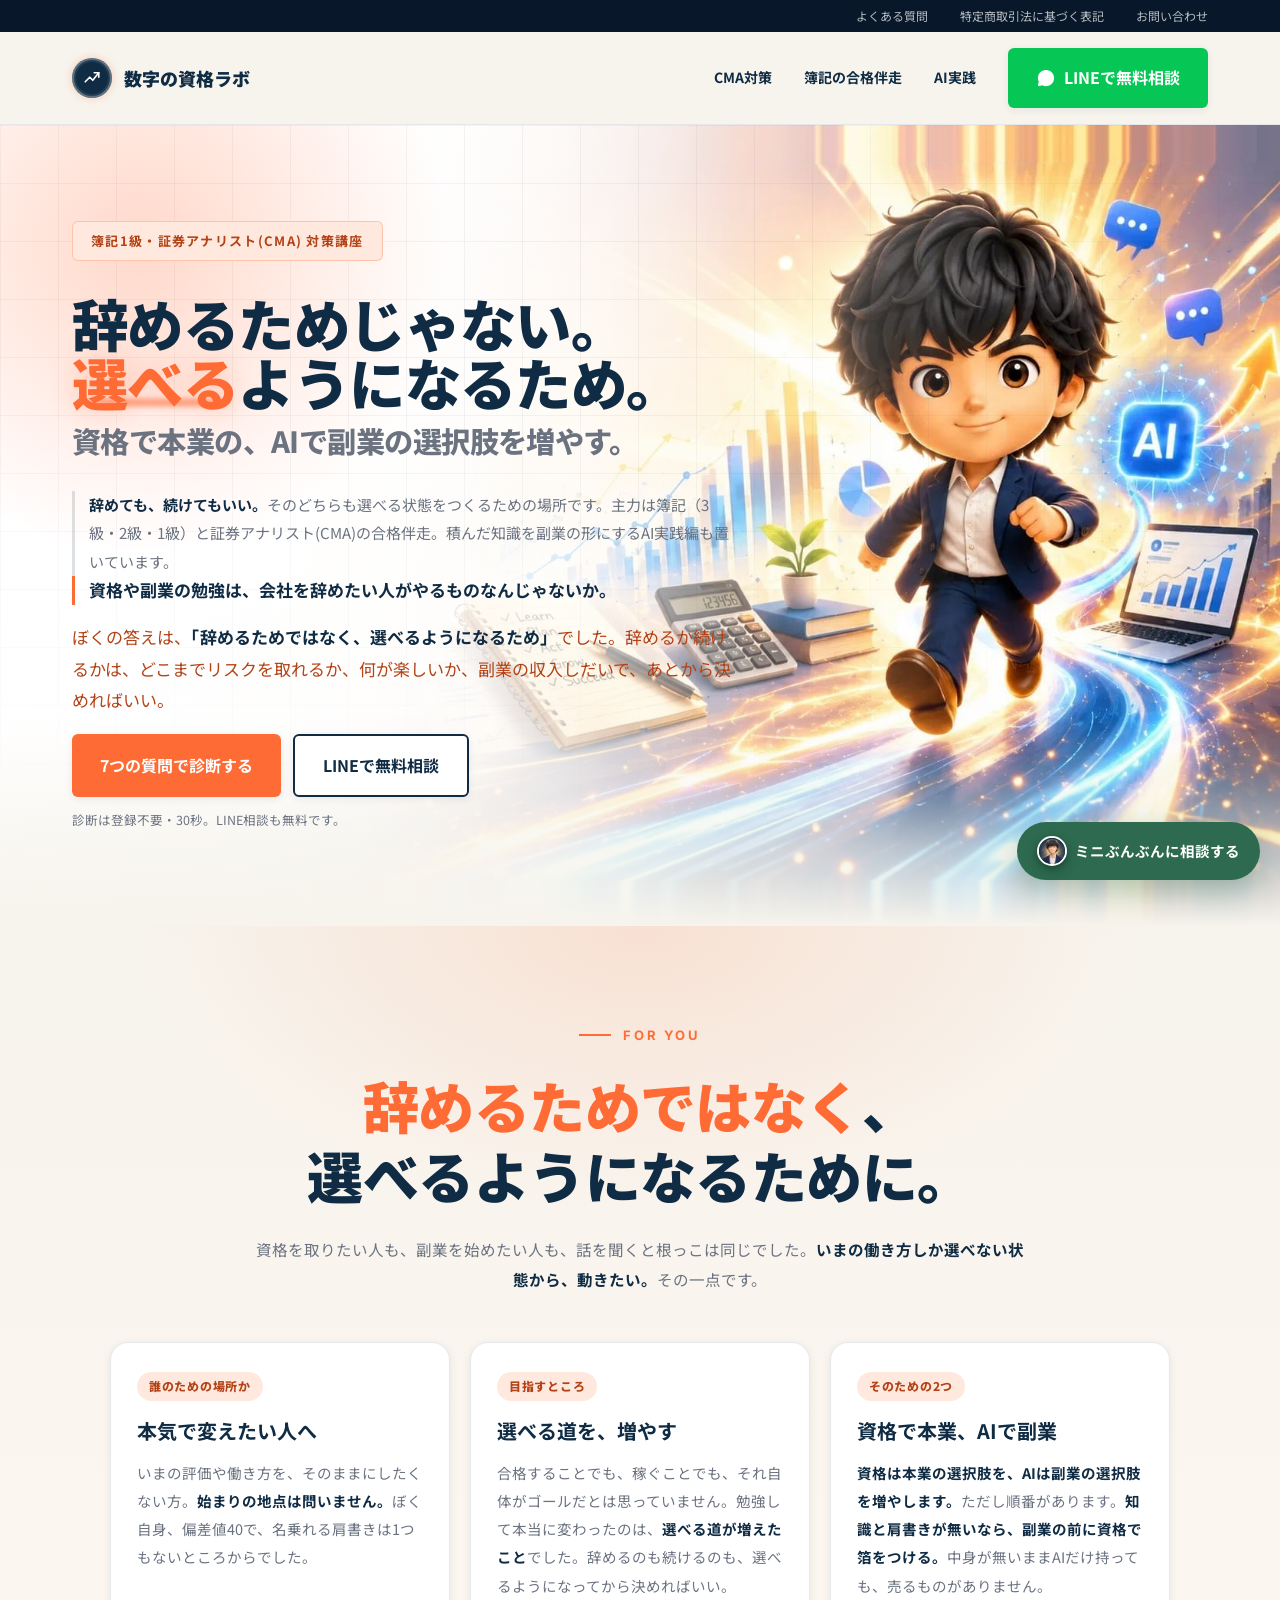
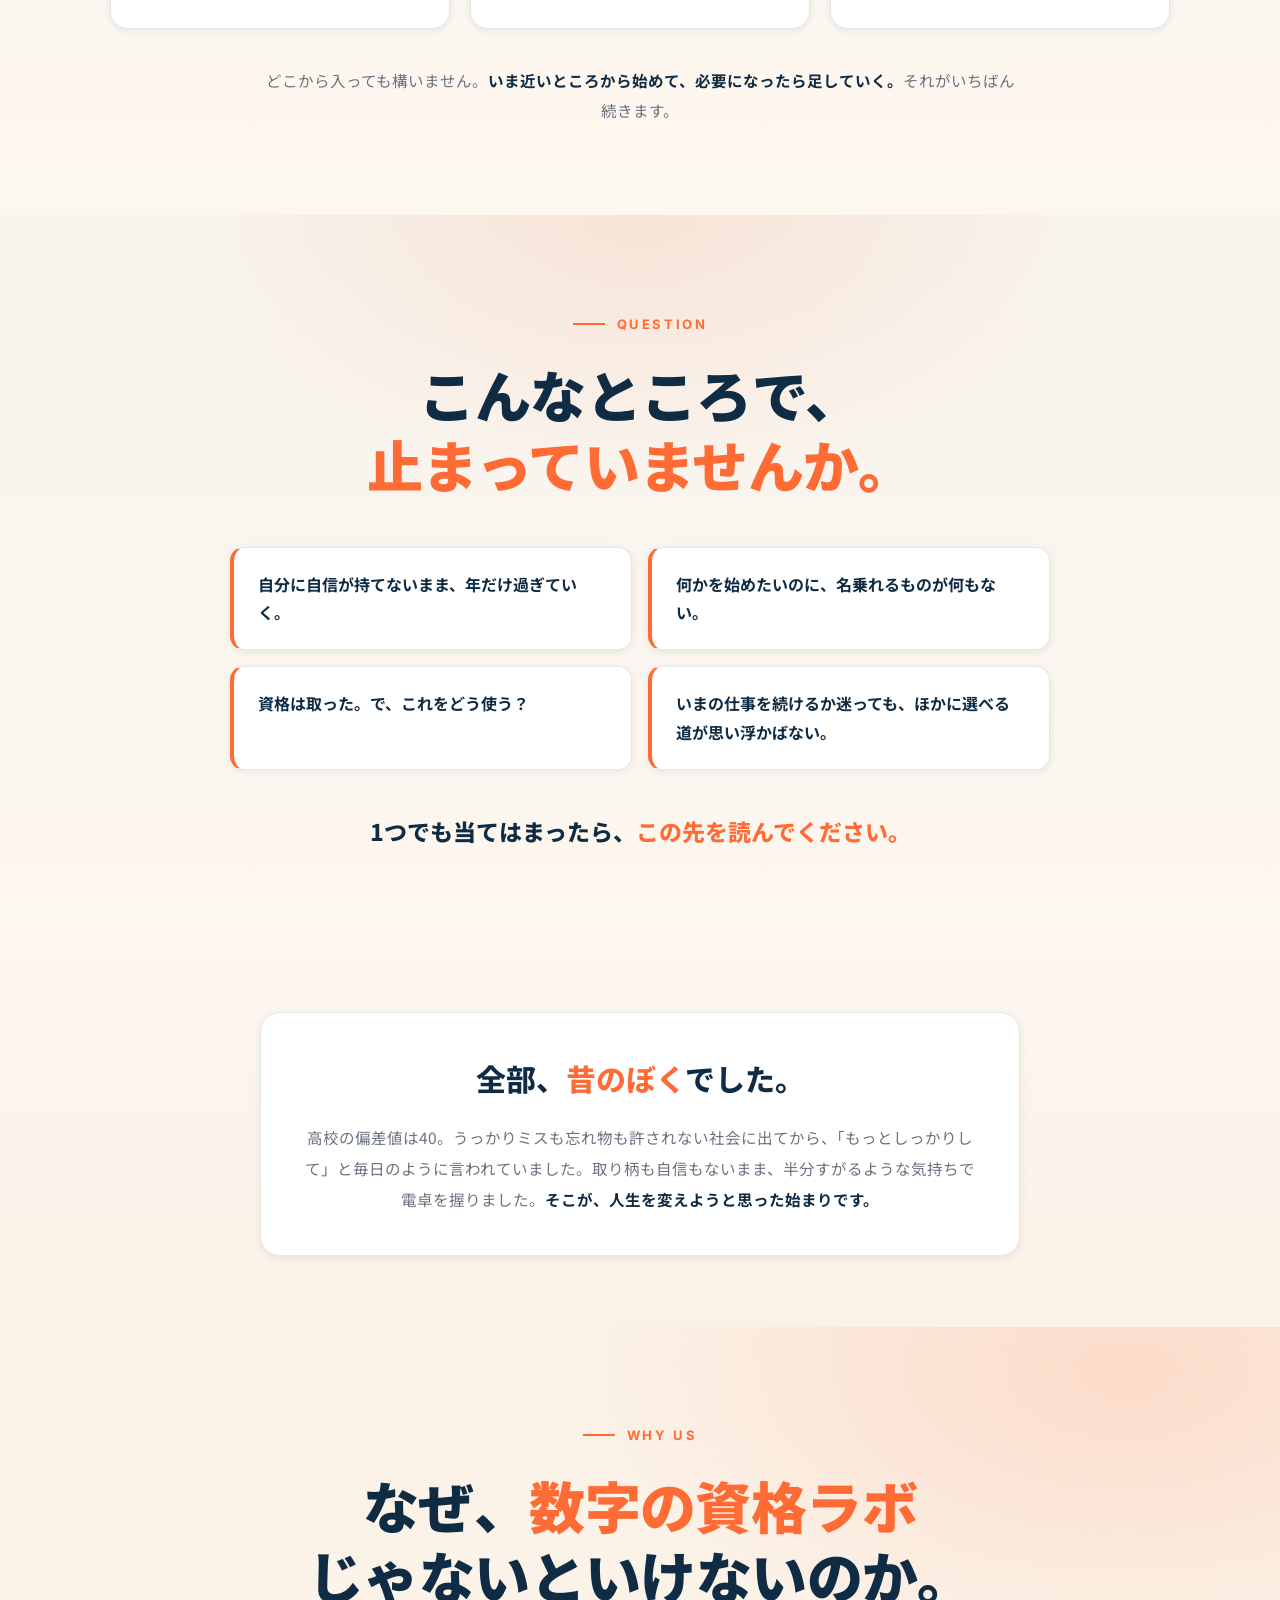
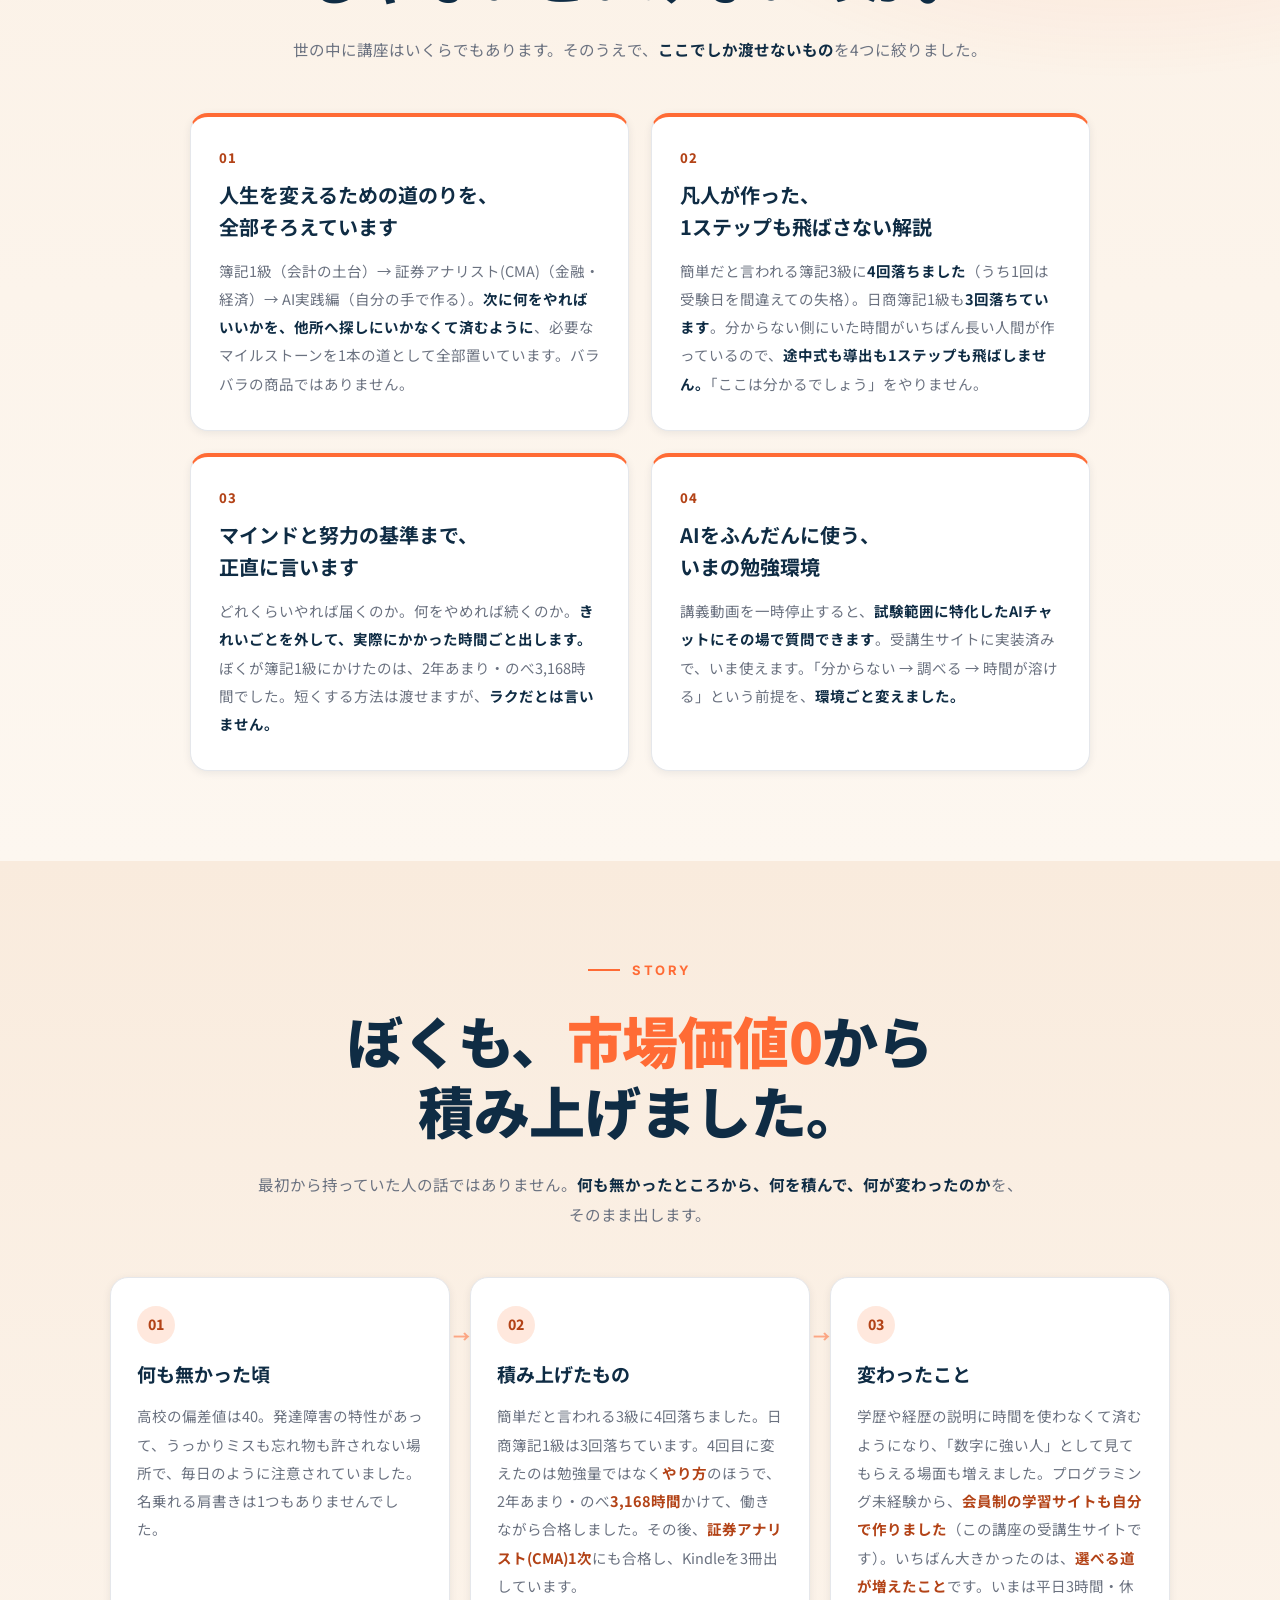
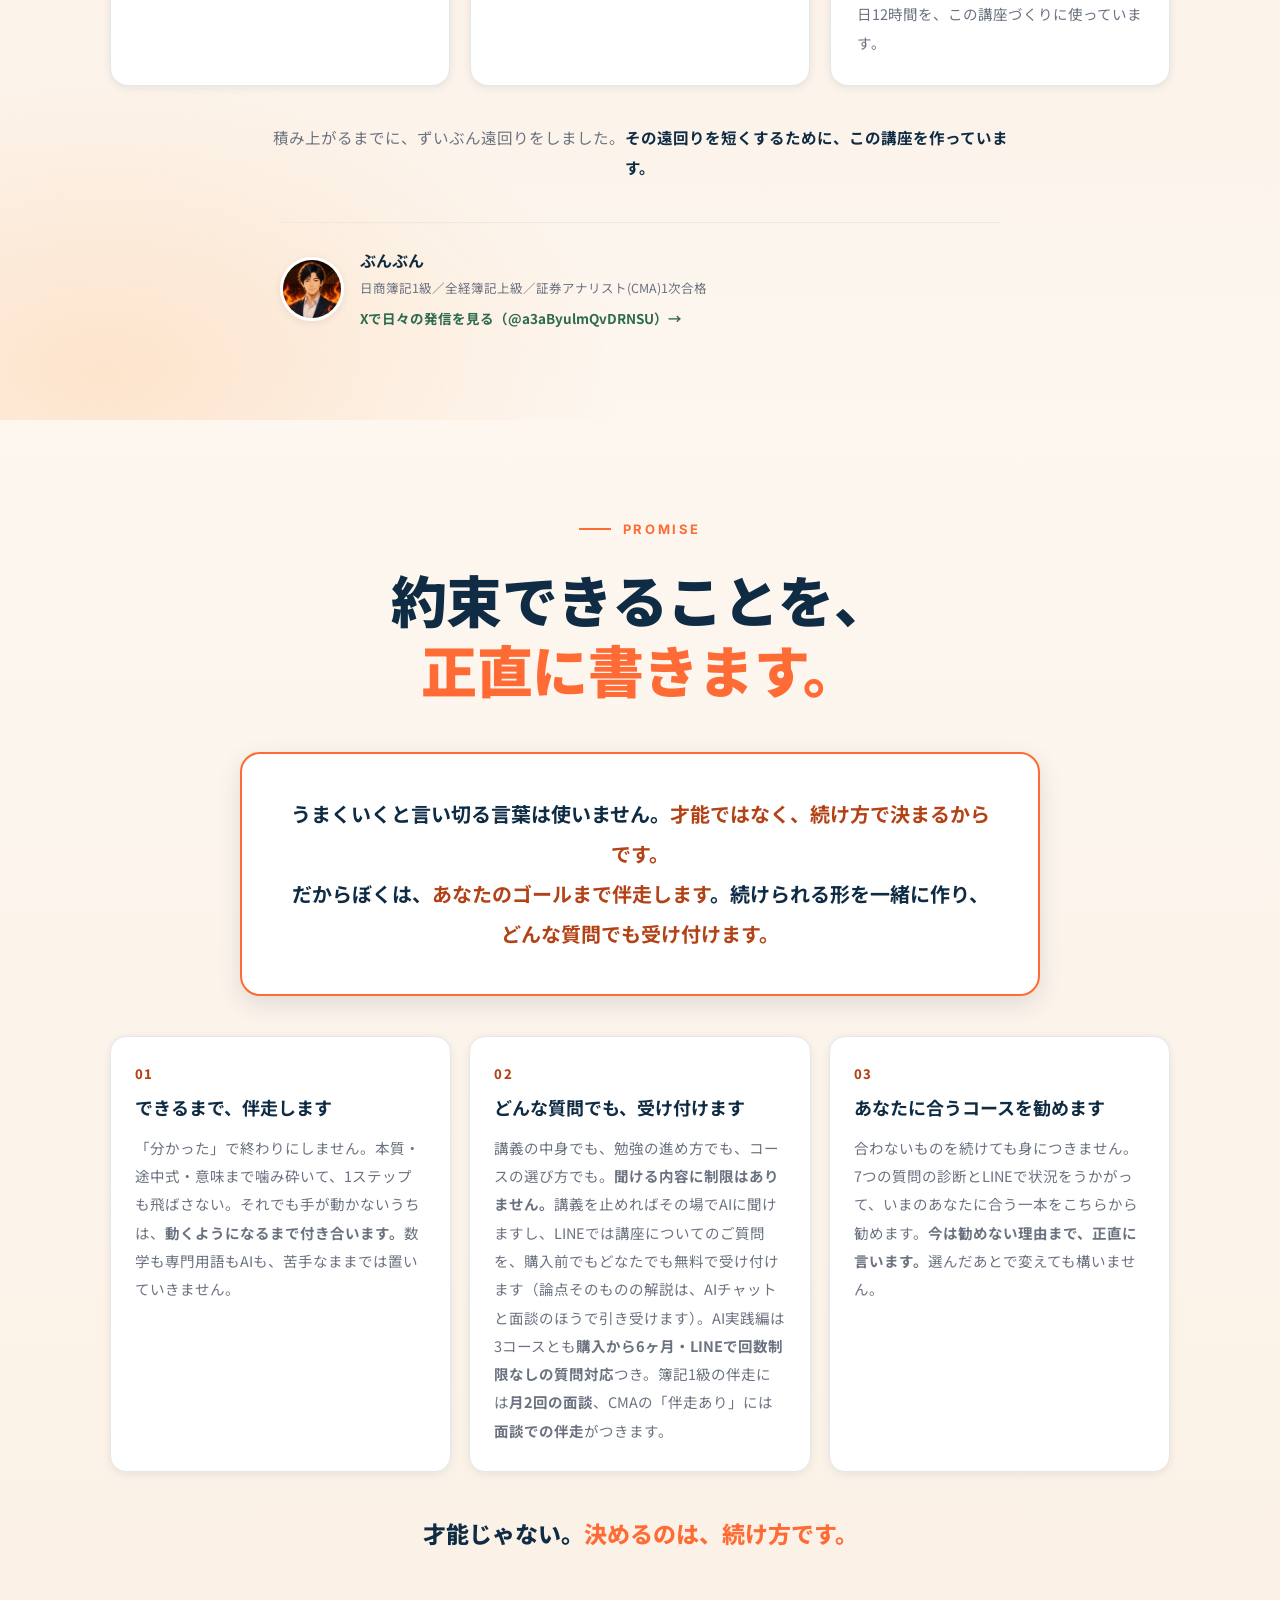
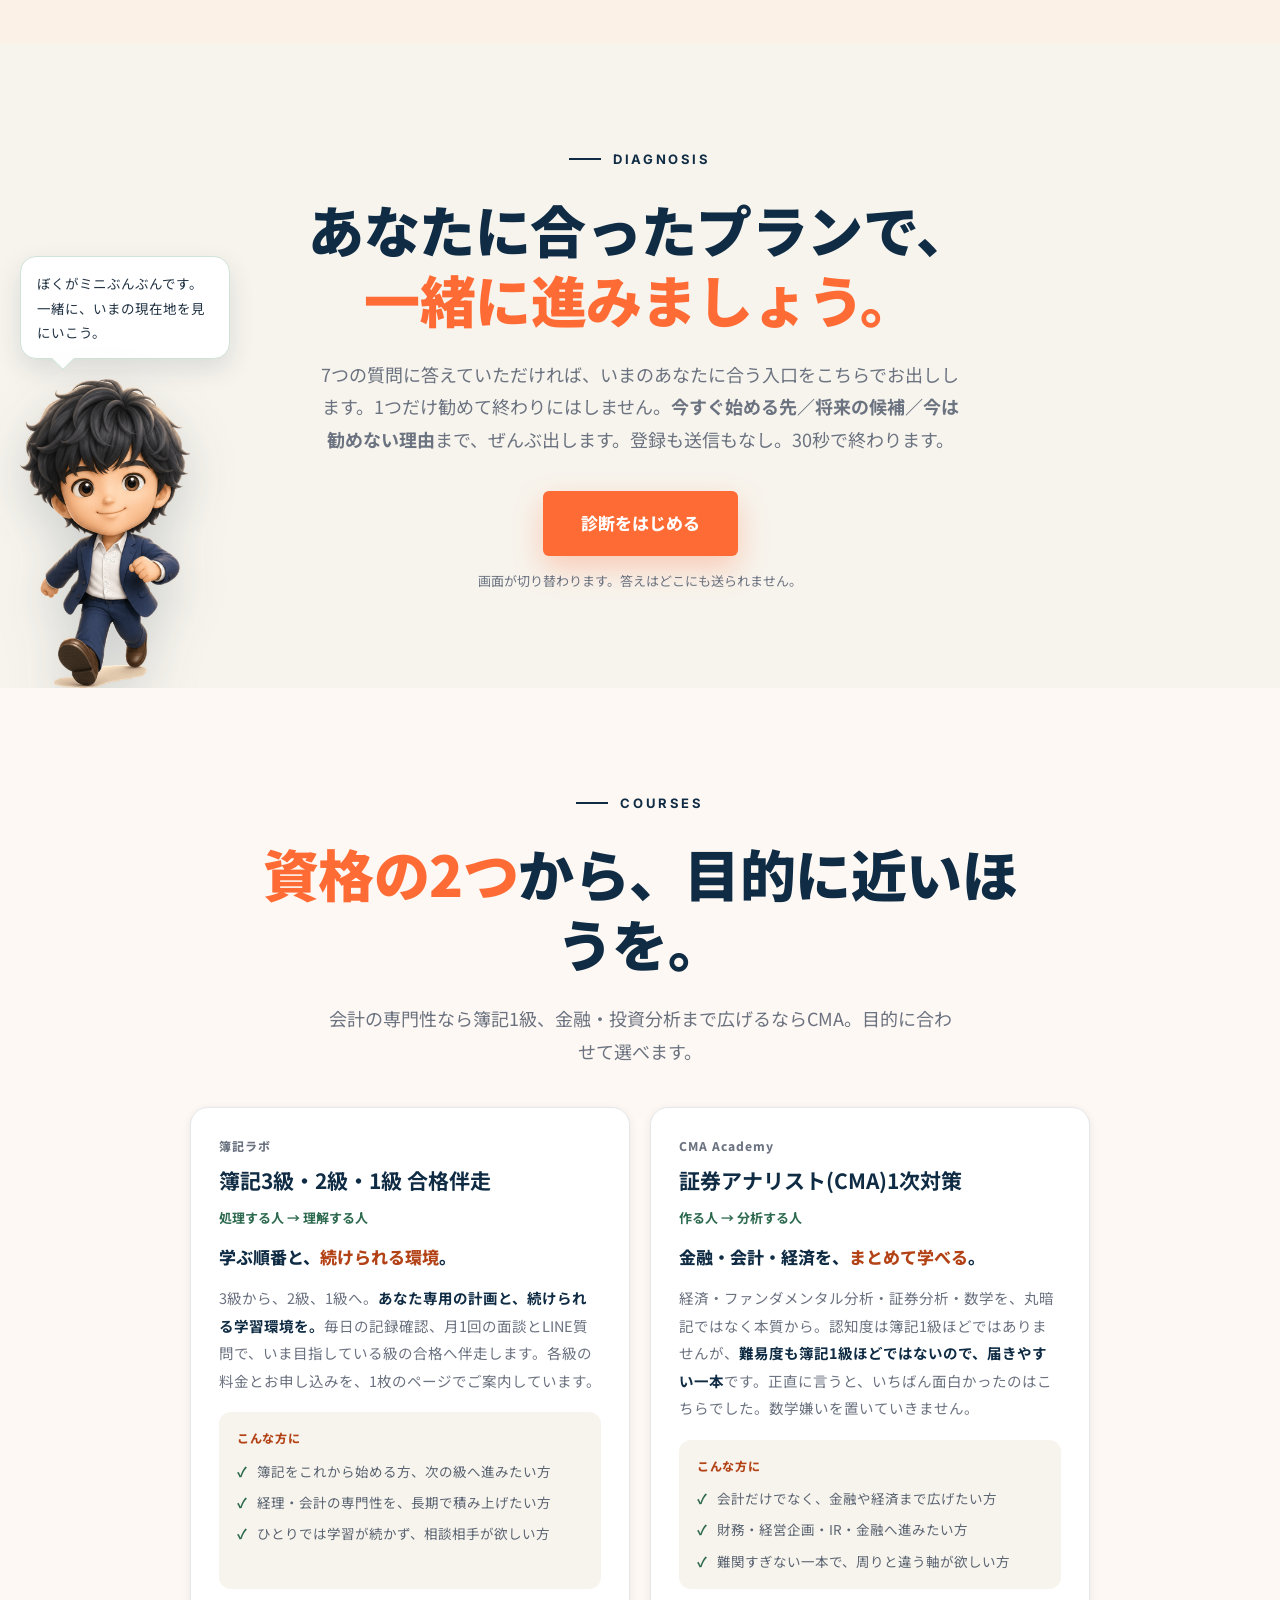
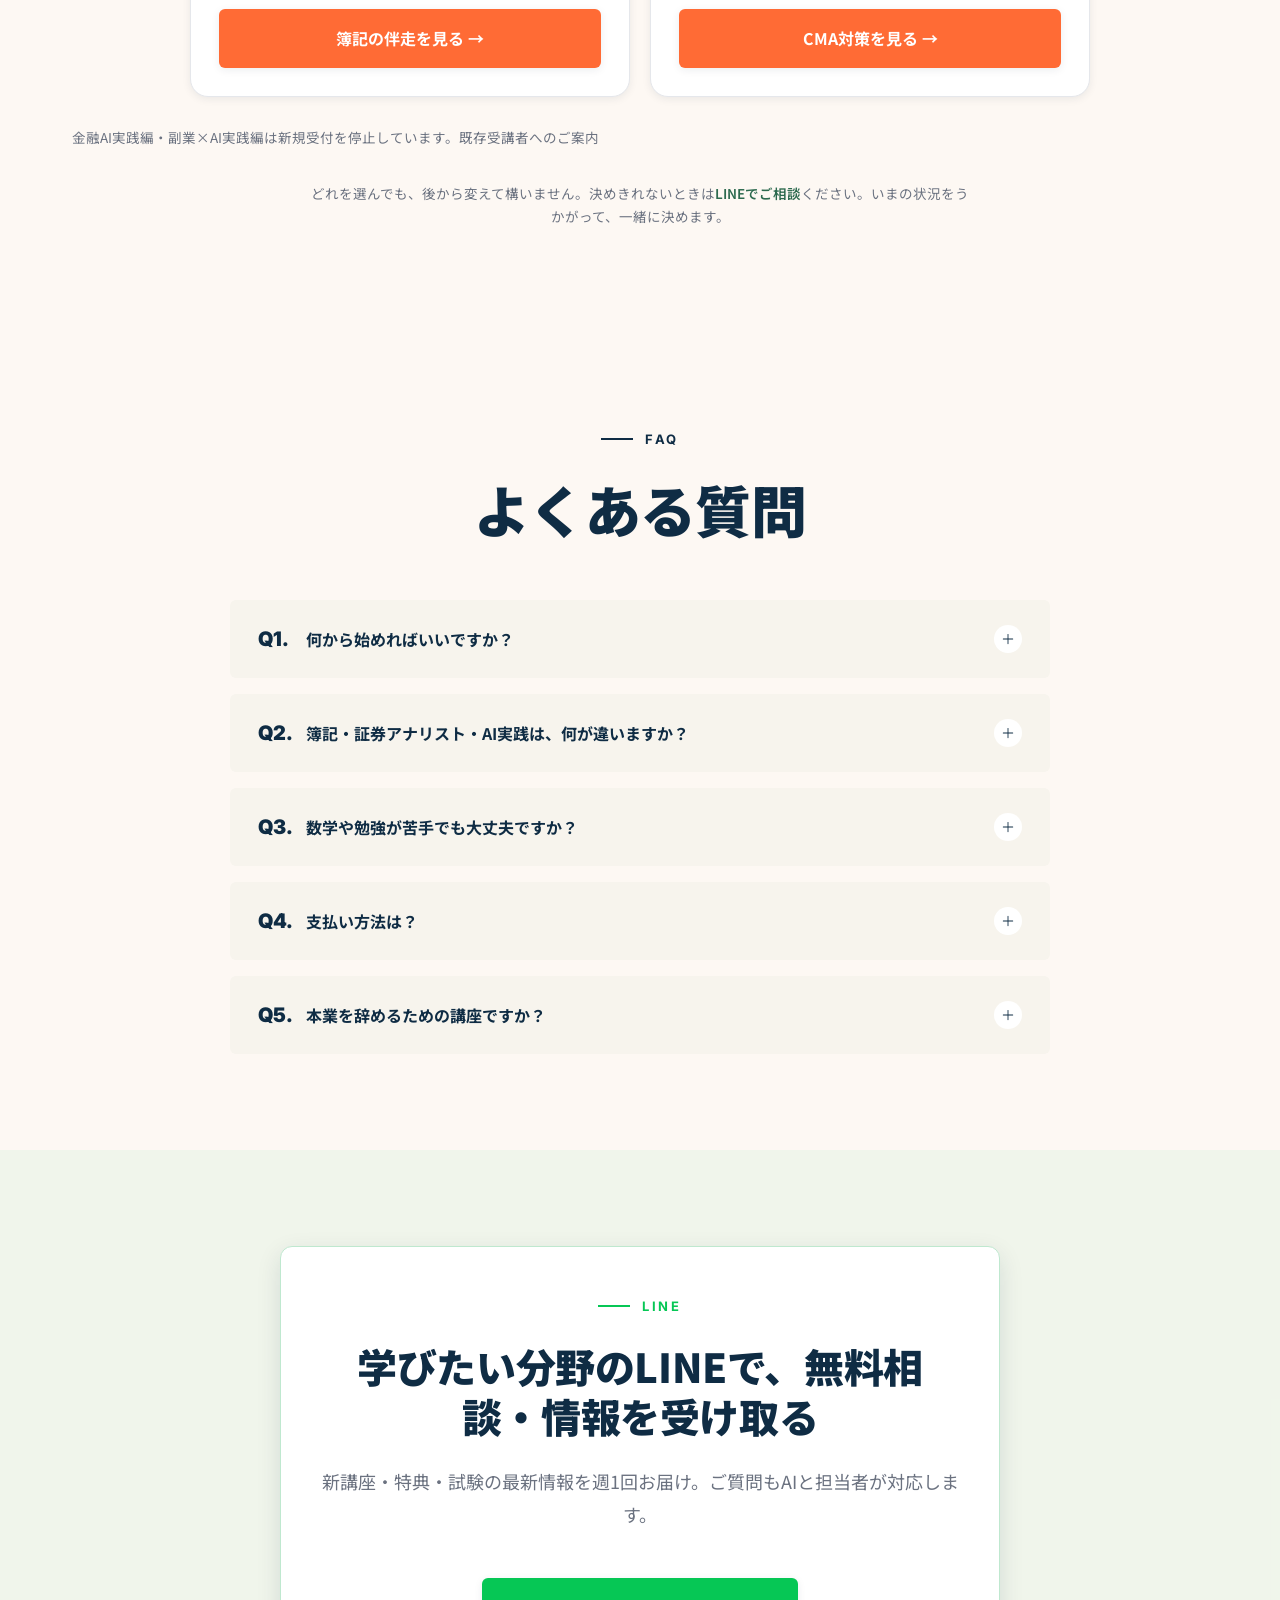
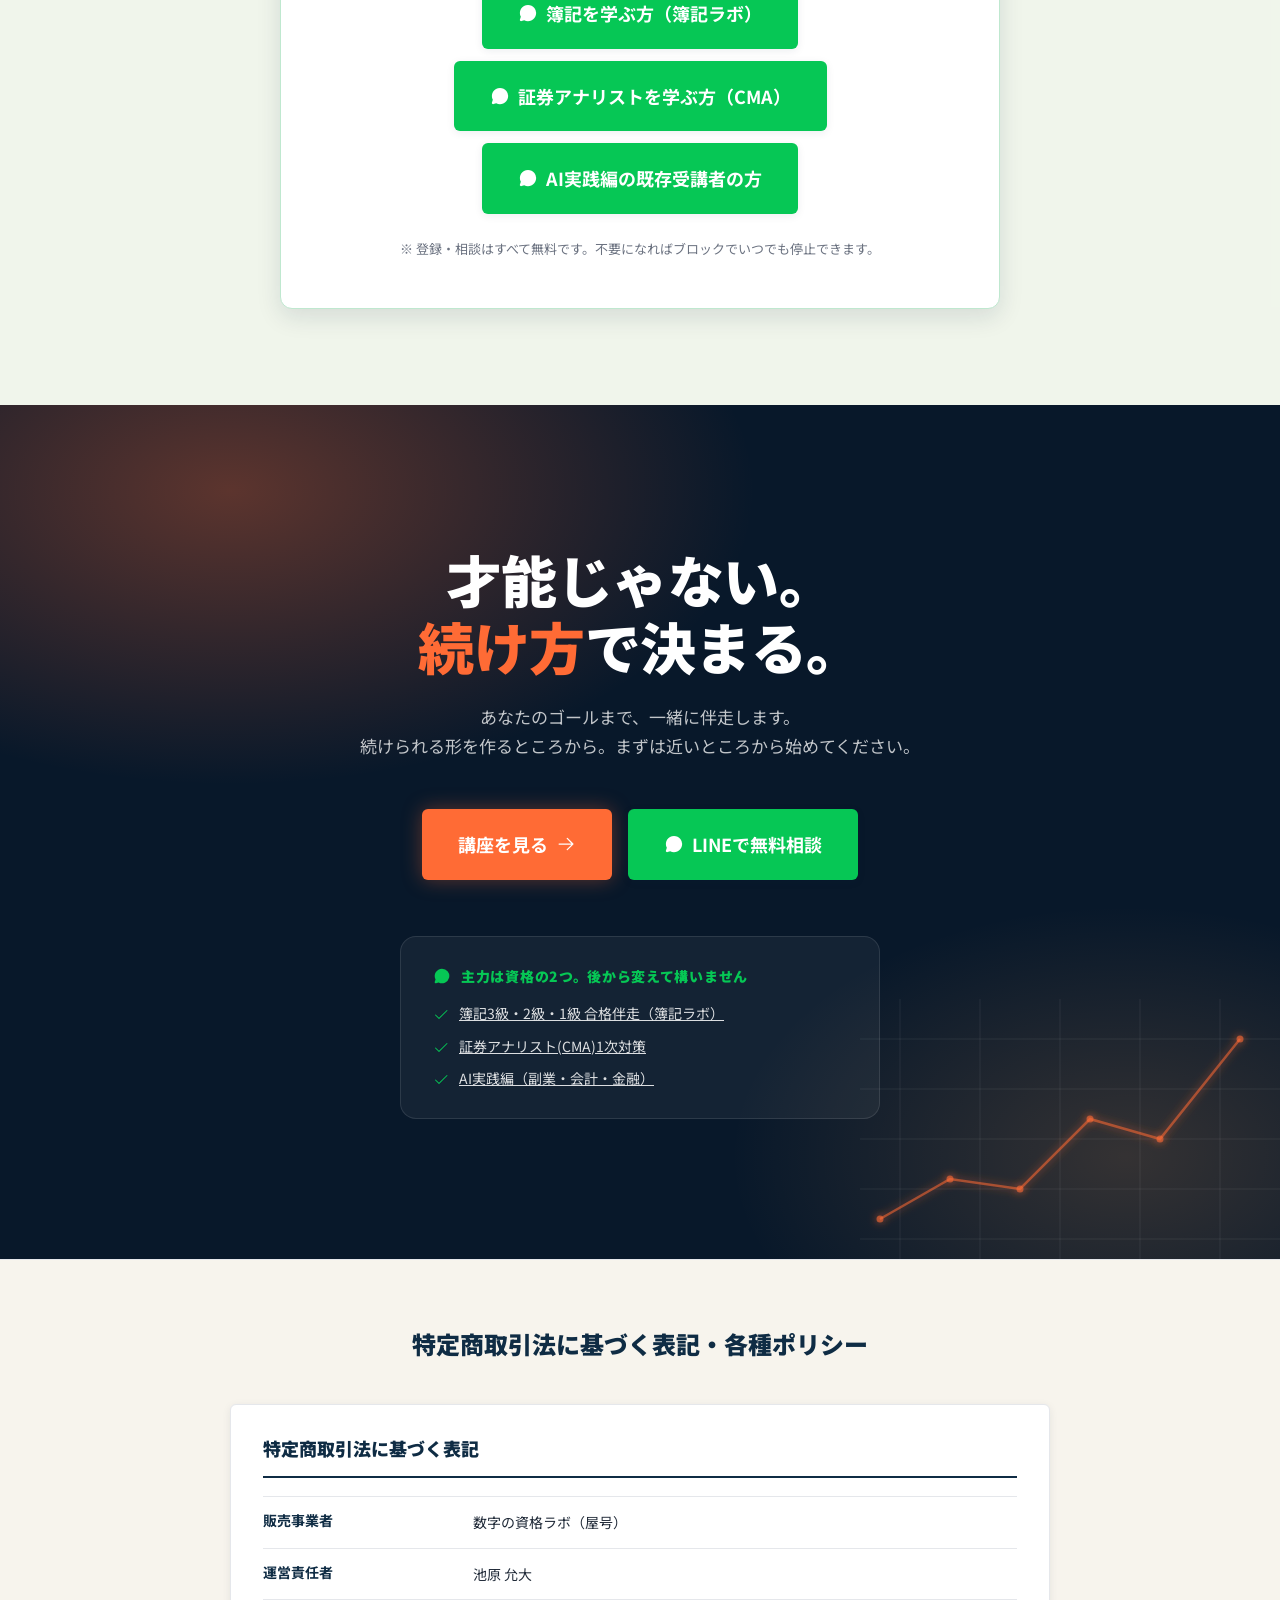
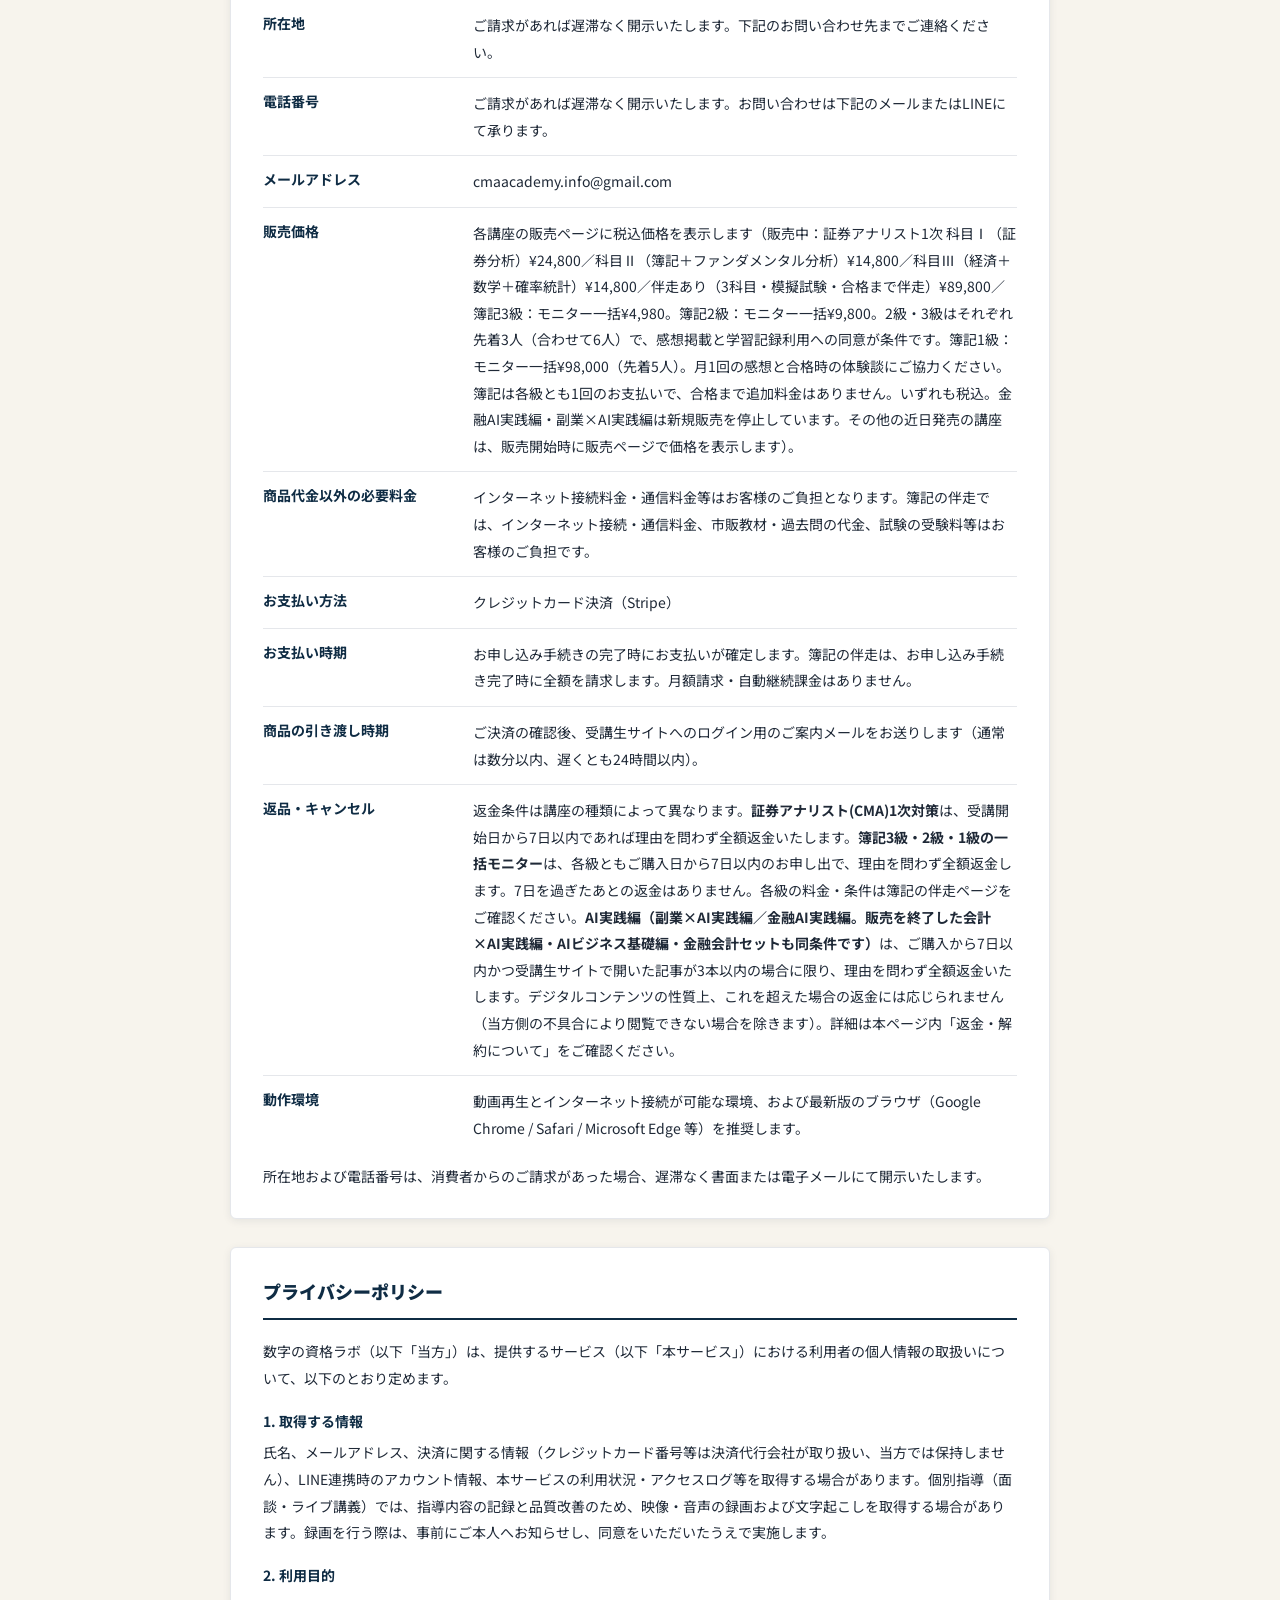
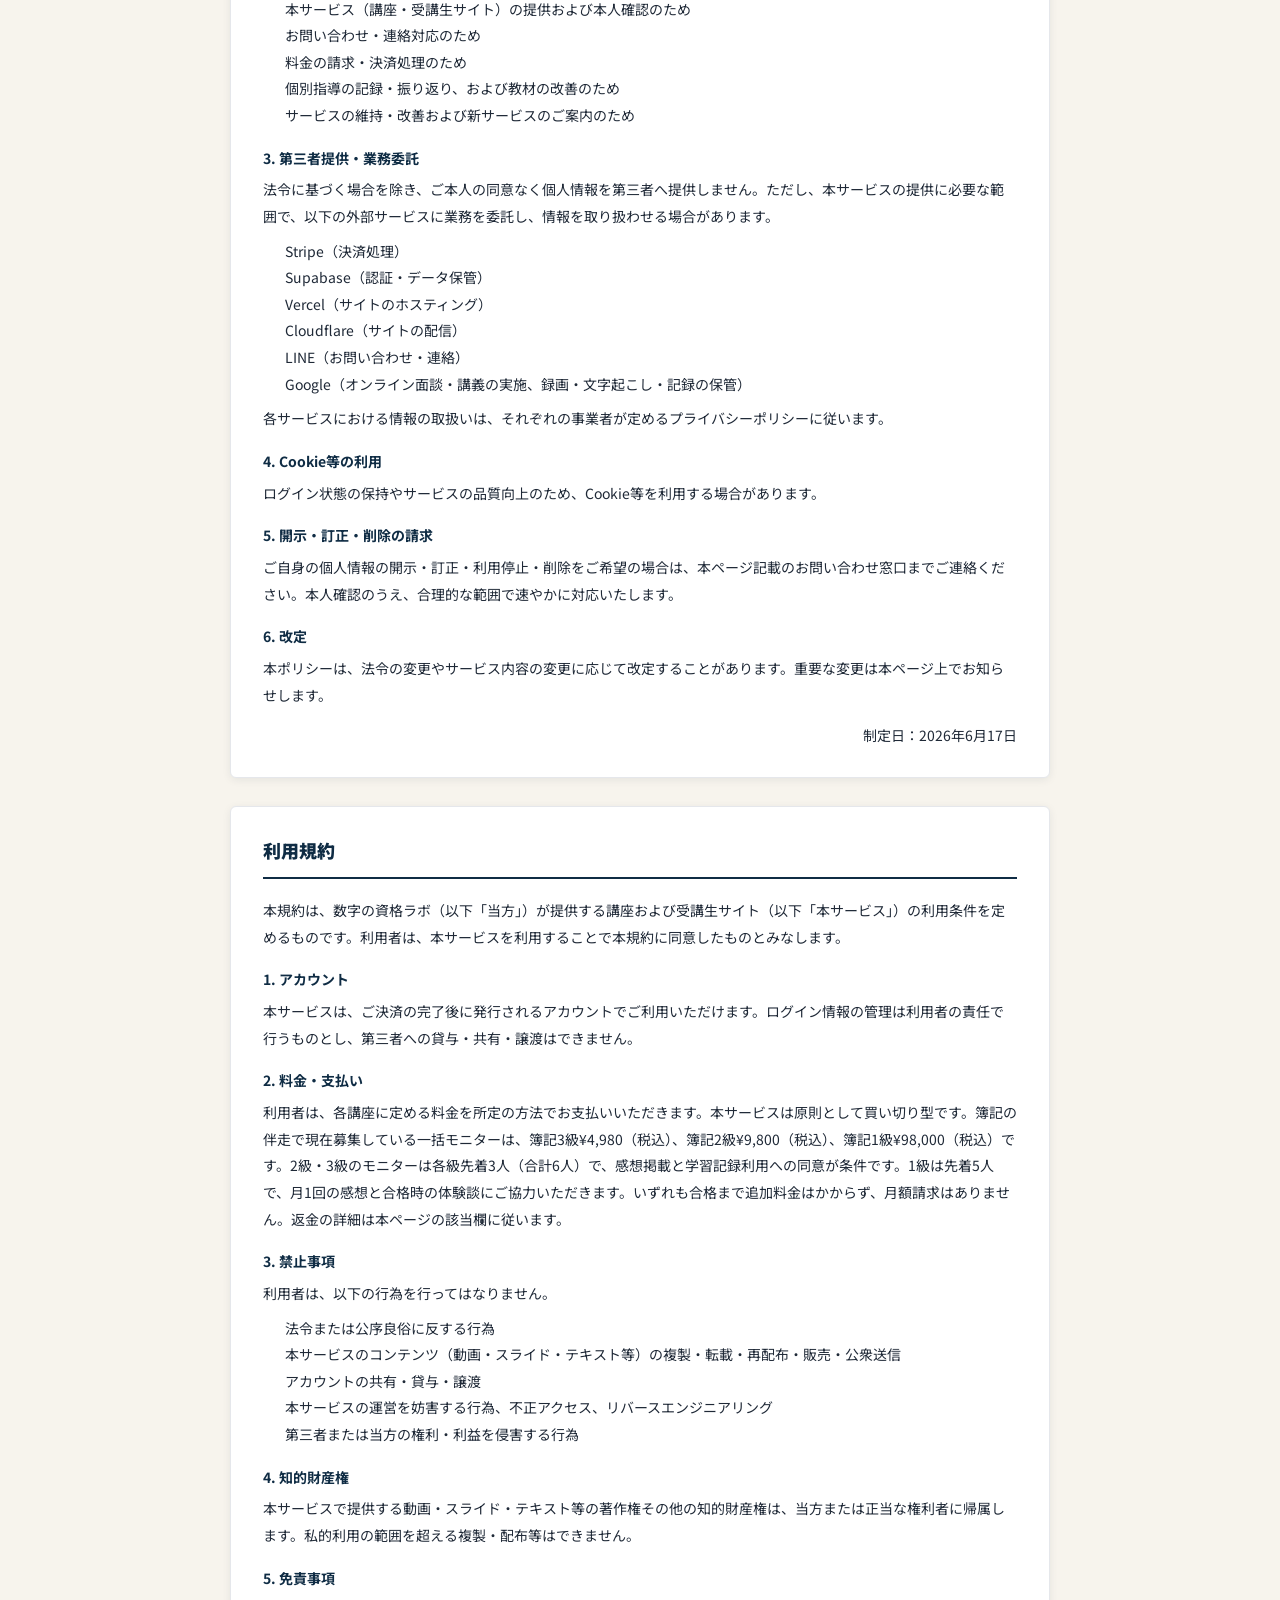
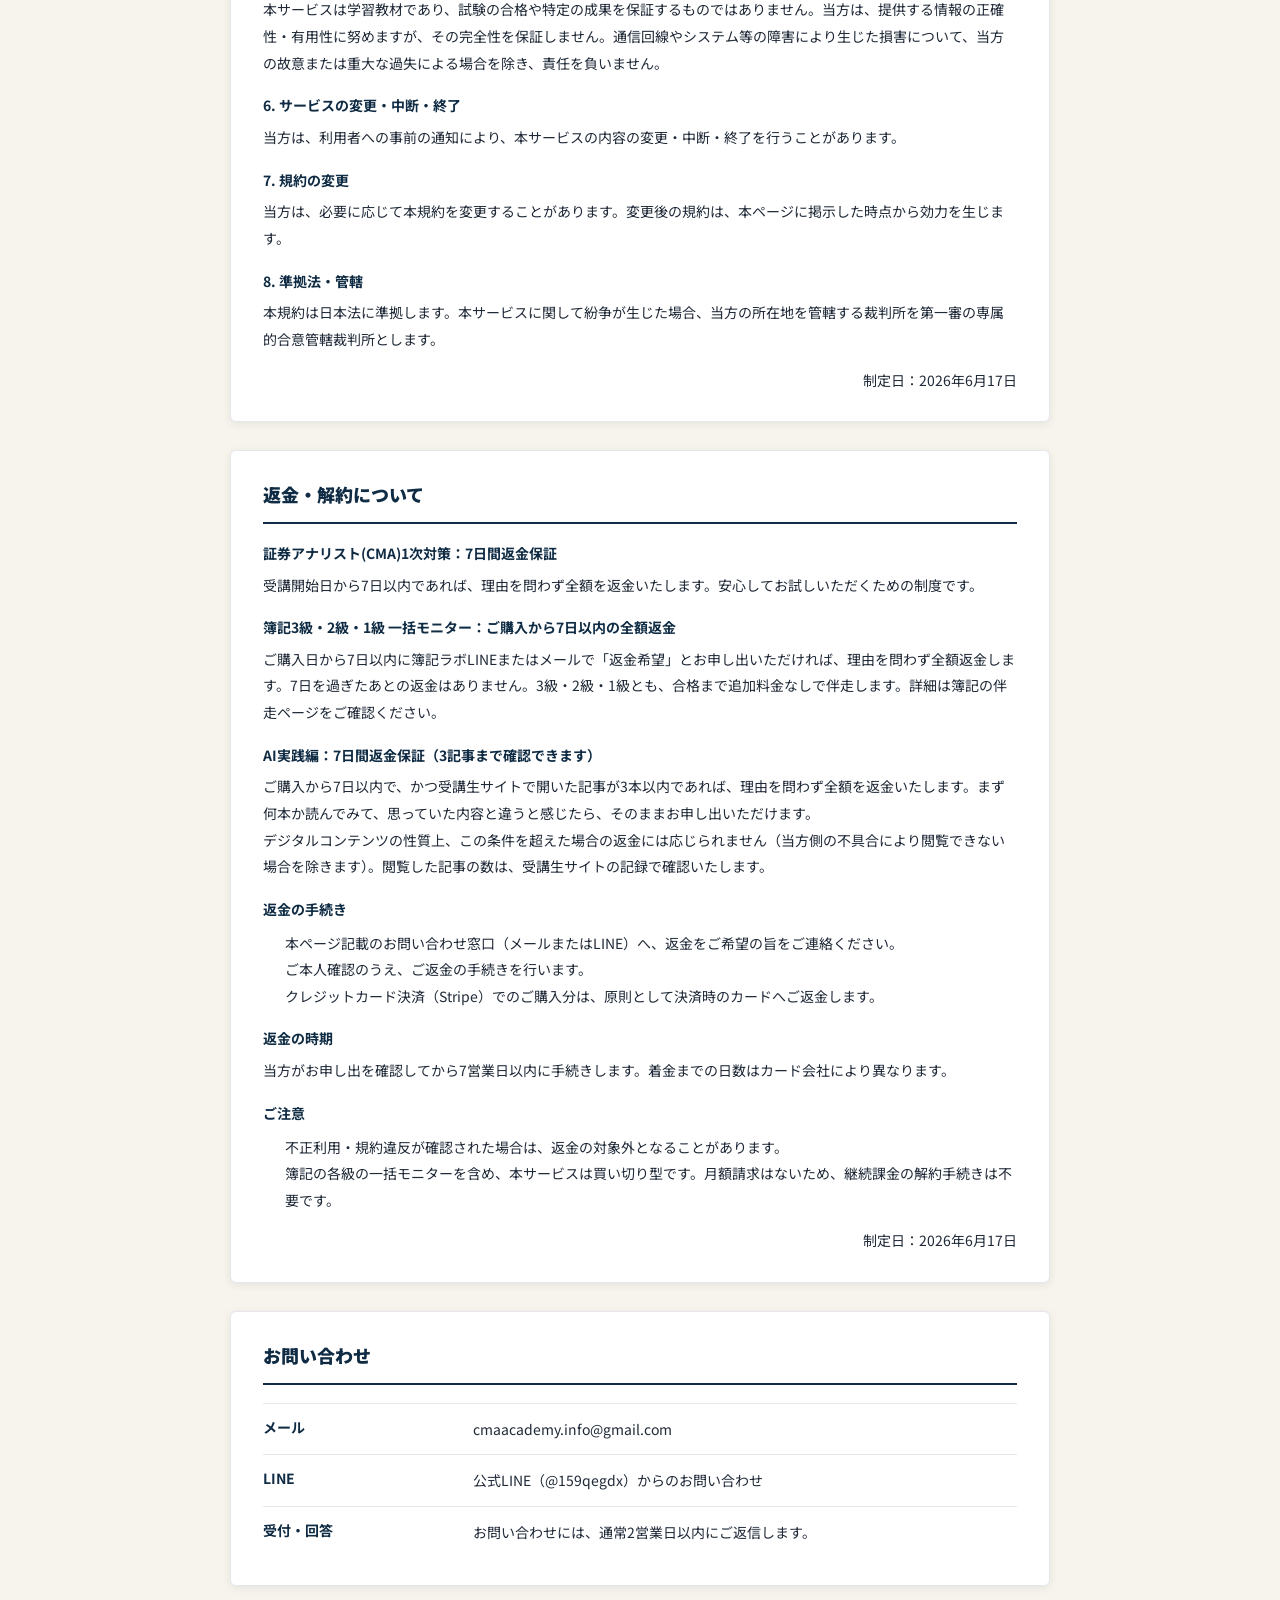
<file: index.html>
<!DOCTYPE html>
<html lang="ja">
<head>
  <!-- Google tag (gtag.js) -->
  <script async src="https://www.googletagmanager.com/gtag/js?id=G-1YC8Z04C44"></script>
  <script>
    window.dataLayer = window.dataLayer || [];
    function gtag(){dataLayer.push(arguments);}
    gtag('js', new Date());
    gtag('config', 'G-1YC8Z04C44');
  </script>
  <meta charset="UTF-8">
  <meta name="viewport" content="width=device-width, initial-scale=1.0">
  <title>選べるようになるための、資格とAI｜簿記1級・証券アナリスト対策</title>
  <meta name="description" content="簿記1級の合格伴走と証券アナリスト(CMA)1次対策。途中式と意味から学び、講義を止めた場面からAIへ質問できます。金融AI実践編・副業×AI実践編の新規受付は停止しています。">

  <!-- 検索・SNS最適化 -->
  <link rel="canonical" href="https://sujilab.net/">
  <meta name="robots" content="index, follow">
  <meta property="og:type" content="website">
  <meta property="og:site_name" content="数字の資格ラボ">
  <meta property="og:locale" content="ja_JP">
  <meta property="og:title" content="選べるようになるための、資格とAI｜簿記1級・証券アナリスト対策">
  <meta property="og:description" content="簿記1級の合格伴走と証券アナリスト(CMA)1次対策。途中式と意味から学び、講義を止めた場面からAIへ質問できます。金融AI実践編・副業×AI実践編の新規受付は停止しています。">
  <meta property="og:url" content="https://sujilab.net/">
  <meta property="og:image" content="https://sujilab.net/assets/og-image-v4.jpg">
  <meta property="og:image:type" content="image/jpeg">
  <meta property="og:image:width" content="1200">
  <meta property="og:image:height" content="630">
  <meta property="og:image:alt" content="数字の資格ラボ｜簿記1級・証券アナリスト(CMA)・AI実践　資格を、使える武器に">
  <meta name="twitter:card" content="summary_large_image">
  <meta name="twitter:title" content="選べるようになるための、資格とAI｜簿記1級・証券アナリスト対策">
  <meta name="twitter:description" content="簿記1級の合格伴走と証券アナリスト(CMA)1次対策。途中式と意味から学び、講義を止めた場面からAIへ質問できます。金融AI実践編・副業×AI実践編の新規受付は停止しています。">
  <meta name="twitter:image" content="https://sujilab.net/assets/og-image-v4.jpg">
  <meta name="twitter:image:alt" content="数字の資格ラボ｜簿記1級・証券アナリスト(CMA)・AI実践　資格を、使える武器に">
  <script type="application/ld+json">
  {
    "@context": "https://schema.org",
    "@graph": [
      {
        "@type": "Organization",
        "@id": "https://sujilab.net/#organization",
        "name": "数字の資格ラボ",
        "alternateName": "簿記ラボ",
        "url": "https://sujilab.net/",
        "description": "日商簿記3級・2級・1級の合格伴走（簿記ラボ）と、証券アナリスト(CMA)の理解重視型オンライン講座。AI実践編は新規販売を停止しています。"
      },
      {
        "@type": "Course",
        "name": "証券アナリスト(CMA)1次試験対策講座",
        "description": "経済・ファンダメンタル分析・証券分析・数学の4科目を、丸暗記ではなく本質・途中式・意味まで噛み砕いて学ぶオンライン講座。",
        "inLanguage": "ja",
        "provider": {
          "@type": "Organization",
          "name": "数字の資格ラボ",
          "url": "https://sujilab.net/"
        }
      }
    ]
  }
  </script>

  <link rel="preconnect" href="https://fonts.googleapis.com">
  <link rel="preconnect" href="https://fonts.gstatic.com" crossorigin>
  <!-- 明朝は「開講中の講座」の掲示板だけに使っていたので、掲示板の削除とあわせて Noto Serif JP も外した（2026-08-11） -->
  <link href="https://fonts.googleapis.com/css2?family=Noto+Sans+JP:wght@400;500;700;900&family=Inter:wght@400;700;900&display=swap" rel="stylesheet">
  <style>
    /* ============================================
       数字の資格ラボ LP — Design System
       Theme: ディープネイビー × ウォームオレンジ × クリームベージュ
       ============================================ */

    /* リセット */
    html { scroll-behavior: smooth; }
    *, *::before, *::after { box-sizing: border-box; margin: 0; padding: 0; }
    /* 固定ヘッダー(92px)の下に見出しが潜らないよう、ページ内リンクの飛び先すべてに逃げを入れる */
    #mission, #curriculum, #pricing, #faq,
    #shindan, #tracks,
    #legal-tokuho, #legal-privacy, #legal-terms, #legal-refund, #legal-contact { scroll-margin-top: 100px; }
    img, svg { max-width: 100%; height: auto; display: block; }
    button { font-family: inherit; cursor: pointer; border: none; background: none; }
    a { color: inherit; text-decoration: none; }
    ul, ol { list-style: none; }

    /* CSS 変数 */
    :root {
      --navy: #0F2C44;
      --navy-soft: #1A3F5F;
      --navy-deep: #08182A;
      --orange: #FF6B35;
      --orange-soft: #FFE8DD;
      --green: #06C755;
      --green-dark: #04A547;
      --cream: #F7F4ED;
      --cream-deep: #EFE9DC;
      --white: #FFFFFF;
      --text: #1F2937;
      --text-muted: #6B7280;
      --text-light: #9CA3AF;
      --border: #E5E7EB;
      --border-dark: #2A4866;
      --shadow-sm: 0 2px 8px rgba(15, 44, 68, 0.08);
      --shadow-md: 0 8px 24px rgba(15, 44, 68, 0.12);
      --shadow-lg: 0 20px 50px rgba(15, 44, 68, 0.18);

      /* スペーシング（8px基準） */
      --space-1: 8px;  --space-2: 16px; --space-3: 24px;
      --space-4: 32px; --space-5: 40px; --space-6: 48px;
      --space-7: 64px; --space-8: 80px; --space-9: 96px;

      /* 角丸 */
      --radius-sm: 6px;
      --radius-md: 10px;
      --radius-lg: 12px;

      /* カードpadding */
      --card-pad-compact: 28px 32px;
      --card-pad-roomy: 40px 36px;
      --card-pad-showcase: 48px 40px;

      /* タイポグラフィ */
      --fs-display: clamp(44px, 7vw, 88px);
      --fs-h1: clamp(32px, 5vw, 56px);
      --fs-h2: clamp(20px, 2.4vw, 24px);
      --fs-h3: 16px;

      /* 金融チャート風の背景モチーフ（navy地セクション用） */
      --chart-motif: url("data:image/svg+xml,%3Csvg xmlns='http://www.w3.org/2000/svg' viewBox='0 0 420 260'%3E%3Cdefs%3E%3Cfilter id='g' x='-60%25' y='-60%25' width='220%25' height='220%25'%3E%3CfeGaussianBlur stdDeviation='4' result='b'/%3E%3CfeMerge%3E%3CfeMergeNode in='b'/%3E%3CfeMergeNode in='SourceGraphic'/%3E%3C/feMerge%3E%3C/filter%3E%3C/defs%3E%3Cg stroke='%23ffffff' stroke-opacity='0.07'%3E%3Cline x1='0' y1='40' x2='420' y2='40'/%3E%3Cline x1='0' y1='90' x2='420' y2='90'/%3E%3Cline x1='0' y1='140' x2='420' y2='140'/%3E%3Cline x1='0' y1='190' x2='420' y2='190'/%3E%3Cline x1='0' y1='240' x2='420' y2='240'/%3E%3Cline x1='40' y1='0' x2='40' y2='260'/%3E%3Cline x1='120' y1='0' x2='120' y2='260'/%3E%3Cline x1='200' y1='0' x2='200' y2='260'/%3E%3Cline x1='280' y1='0' x2='280' y2='260'/%3E%3Cline x1='360' y1='0' x2='360' y2='260'/%3E%3C/g%3E%3Cpolyline points='20,220 90,180 160,190 230,120 300,140 380,40' fill='none' stroke='%23FF6B35' stroke-opacity='0.55' stroke-width='2.5' filter='url(%23g)'/%3E%3Cg fill='%23FF6B35' fill-opacity='0.6' filter='url(%23g)'%3E%3Ccircle cx='20' cy='220' r='3.5'/%3E%3Ccircle cx='90' cy='180' r='3.5'/%3E%3Ccircle cx='160' cy='190' r='3.5'/%3E%3Ccircle cx='230' cy='120' r='3.5'/%3E%3Ccircle cx='300' cy='140' r='3.5'/%3E%3Ccircle cx='380' cy='40' r='3.5'/%3E%3C/g%3E%3C/svg%3E");
    }

    /* ベース */
    body {
      font-family: 'Noto Sans JP', sans-serif;
      font-weight: 400;
      color: var(--text);
      background: var(--white);
      line-height: 1.7;
      -webkit-font-smoothing: antialiased;
      overflow-x: hidden;
    }

    /* タイポグラフィ */
    .num {
      font-family: 'Inter', sans-serif;
      font-weight: 900;
      letter-spacing: -0.01em;
    }
    .eyebrow {
      display: inline-flex;
      align-items: center;
      gap: 12px;
      font-family: 'Inter', sans-serif;
      font-size: 13px;
      font-weight: 700;
      letter-spacing: 0.2em;
      color: var(--navy);
      text-transform: uppercase;
      margin-bottom: 24px;
    }
    .eyebrow::before {
      content: '';
      width: 32px;
      height: 2px;
      background: var(--navy);
    }
    .section-title {
      font-size: var(--fs-h1);
      font-weight: 900;
      line-height: 1.25;
      letter-spacing: -0.01em;
      margin-bottom: 24px;
      color: var(--navy);
    }
    .section-subtitle {
      font-size: clamp(16px, 1.5vw, 18px);
      color: var(--text-muted);
      max-width: 640px;
      line-height: 1.8;
    }
    .underline-mark {
      background: linear-gradient(transparent 60%, var(--orange-soft) 60%);
      padding: 0 4px;
      color: var(--orange);
    }

    /* コンテナ */
    .container {
      max-width: 1200px;
      margin: 0 auto;
      padding: 0 32px;
    }
    section {
      padding: clamp(64px, 8vw, 96px) 0;
      position: relative;
    }

    /* ボタン */
    .btn {
      display: inline-flex;
      align-items: center;
      justify-content: center;
      gap: 8px;
      padding: 16px 28px;
      border-radius: var(--radius-sm);
      font-weight: 700;
      font-size: 16px;
      transition: transform 0.15s ease, box-shadow 0.15s ease, background 0.15s ease;
      white-space: nowrap;
      min-height: 56px;
      box-shadow: var(--shadow-sm);
    }
    .btn svg { width: 20px; height: 20px; }
    .btn:hover { transform: translateY(-2px); box-shadow: var(--shadow-md); }
    .btn-line {
      background: var(--green);
      color: var(--white);
    }
    .btn-line:hover { background: var(--green-dark); }
    .btn-outline {
      background: var(--white);
      color: var(--navy);
      border: 2px solid var(--navy);
    }
    .btn-outline:hover { background: var(--navy); color: var(--white); }
    .btn-orange {
      background: var(--orange);
      color: var(--white);
    }
    .btn-orange:hover { background: #E55A2B; }
    .btn-large {
      padding: 20px 36px;
      font-size: 18px;
      min-height: 64px;
    }

    /* ============================================
       ユーティリティバー
       ============================================ */
    .utility-bar {
      background: var(--navy-deep);
      padding: 6px 0;
    }
    .utility-bar .container {
      display: flex;
      justify-content: flex-end;
      gap: var(--space-4);
    }
    .utility-bar a {
      font-size: 12px;
      color: rgba(255,255,255,0.7);
      white-space: nowrap;
    }
    .utility-bar a:hover {
      color: var(--white);
      text-decoration: underline;
    }

    /* ============================================
       ヘッダー
       ============================================ */
    .site-header {
      position: sticky;
      top: 0;
      left: 0;
      width: 100%;
      padding: 16px 0;
      z-index: 10;
      background: var(--cream);
      border-bottom: 1px solid var(--border);
    }
    .site-header .container {
      display: flex;
      align-items: center;
      justify-content: space-between;
    }
    .header-right {
      display: flex;
      align-items: center;
      gap: var(--space-4);
    }
    .site-nav {
      display: flex;
      gap: var(--space-4);
    }
    .site-nav a {
      font-size: 14px;
      font-weight: 700;
      color: var(--navy);
      white-space: nowrap;
    }
    .site-nav a:hover {
      color: var(--navy-soft);
      text-decoration: underline;
    }
    .logo {
      display: flex;
      align-items: center;
      gap: 12px;
      font-weight: 900;
      font-size: 18px;
      color: var(--navy);
    }
    .logo-mark {
      width: 40px;
      height: 40px;
      border-radius: 50%;
      background: var(--navy);
      color: var(--white);
      display: flex;
      align-items: center;
      justify-content: center;
      box-shadow: inset 0 0 0 2px rgba(255,255,255,0.28), inset 0 0 0 4px rgba(255,255,255,0.08), 0 0 8px rgba(255,107,53,0.3);
      flex-shrink: 0;
    }
    .logo-mark svg { width: 18px; height: 18px; }
    .header-cta {
      display: flex;
      gap: 12px;
    }

    /* ============================================
       Section 1: HERO
       ============================================ */
    .hero {
      padding: clamp(48px, 6vw, 80px) 0;
      background: var(--white);
      position: relative;
      overflow: hidden;
      min-height: 100vh;
      display: flex;
      align-items: center;
    }
    .hero .container {
      position: relative;
      z-index: 2;
    }
    .hero-grid {
      display: grid;
      grid-template-columns: 1.2fr 1fr;
      gap: 60px;
      align-items: center;
    }
    .hero-eyebrow {
      display: inline-block;
      padding: 8px 18px;
      background: var(--cream-deep);
      color: var(--navy);
      font-weight: 700;
      font-size: 13px;
      letter-spacing: 0.1em;
      border-radius: var(--radius-sm);
      margin-bottom: 32px;
      animation: hero-fade 0.8s ease-out both;
    }
    .hero-title {
      font-size: var(--fs-display);
      font-weight: 900;
      line-height: 1.05;
      letter-spacing: -0.01em;
      color: var(--navy);
      margin-bottom: 32px;
      animation: hero-fade 0.8s ease-out 0.1s both;
    }
    .hero-title .em {
      position: relative;
      display: inline-block;
      color: var(--orange);
    }
    .hero-title .em::after {
      content: '';
      position: absolute;
      left: 0;
      bottom: 8px;
      width: 100%;
      height: 14px;
      background: var(--orange-soft);
      z-index: -1;
    }
    .hero-sub {
      font-size: clamp(16px, 1.5vw, 19px);
      color: var(--text-muted);
      line-height: 1.8;
      margin-bottom: 48px;
      max-width: 520px;
      animation: hero-fade 0.8s ease-out 0.2s both;
    }
    .hero-ctas {
      display: flex;
      flex-wrap: wrap;
      gap: 12px;
      animation: hero-fade 0.8s ease-out 0.4s both;
    }
    .hero-visual {
      position: relative;
      animation: hero-fade 1s ease-out 0.3s both;
    }
    .hero-image-wrap {
      position: relative;
      border-radius: var(--radius-lg);
      overflow: hidden;
      box-shadow: var(--shadow-lg);
      aspect-ratio: 4 / 5;
      background: var(--navy);
    }
    .hero-image-wrap::after {
      content: '';
      position: absolute;
      inset: 0;
      background: linear-gradient(180deg, rgba(15,44,68,0) 55%, rgba(15,44,68,0.55) 100%);
      pointer-events: none;
    }
    .hero-image-wrap img {
      width: 100%;
      height: 100%;
      display: block;
      object-fit: cover;
      object-position: 38% 42%;
    }
    .hero-image-wrap svg {
      width: 100%;
      height: 100%;
      display: block;
    }
    .hero-badge {
      position: absolute;
      top: -20px;
      right: -20px;
      max-width: 200px;
      padding: 14px 18px;
      background: var(--white);
      color: var(--navy);
      border: 2px solid var(--navy);
      border-radius: var(--radius-md);
      display: flex;
      align-items: center;
      gap: 12px;
      font-weight: 900;
      font-size: 14px;
      text-align: left;
      box-shadow: var(--shadow-md);
      transform: rotate(-4deg);
      z-index: 3;
      line-height: 1.3;
    }
    .hero-badge-icon {
      width: 38px;
      height: 38px;
      border-radius: 50%;
      background: rgba(15,44,68,0.08);
      color: var(--navy);
      display: flex;
      align-items: center;
      justify-content: center;
      flex-shrink: 0;
    }
    .hero-badge-icon svg { width: 20px; height: 20px; }
    .hero-badge-text {
      display: flex;
      flex-direction: column;
    }
    .hero-badge-small {
      font-size: 11px;
      font-weight: 500;
      letter-spacing: 0.1em;
    }
    .hero-badge-em {
      font-size: 17px;
      color: var(--navy);
    }
    .hero-floating-card {
      position: absolute;
      bottom: -30px;
      left: -30px;
      background: var(--white);
      padding: 20px 24px;
      border-radius: var(--radius-md);
      box-shadow: var(--shadow-md);
      display: flex;
      align-items: center;
      gap: 14px;
      z-index: 3;
      max-width: 280px;
    }
    .hero-floating-card-icon {
      width: 44px;
      height: 44px;
      border-radius: 50%;
      background: rgba(15,44,68,0.08);
      color: var(--navy);
      display: flex;
      align-items: center;
      justify-content: center;
      flex-shrink: 0;
    }
    .hero-floating-card-icon svg { width: 22px; height: 22px; }
    .hero-floating-card-text {
      font-size: 13px;
      line-height: 1.4;
      color: var(--text);
    }
    .hero-floating-card-text strong {
      display: block;
      font-weight: 900;
      color: var(--navy);
      margin-bottom: 2px;
    }

    @keyframes hero-fade {
      from { opacity: 0; transform: translateY(20px); }
      to { opacity: 1; transform: translateY(0); }
    }

    /* ============================================
       Section 2: PROBLEM
       ============================================ */
    .problem {
      background: var(--cream);
      position: relative;
    }
    .problem::before {
      content: '?';
      position: absolute;
      top: 40px;
      right: 5%;
      font-family: 'Inter', sans-serif;
      font-size: clamp(160px, 20vw, 320px);
      font-weight: 900;
      color: var(--cream-deep);
      line-height: 1;
      pointer-events: none;
      user-select: none;
    }
    .problem .container { position: relative; z-index: 2; }
    .problem-header {
      text-align: center;
      margin-bottom: 60px;
    }
    .problem-header .eyebrow { justify-content: center; }
    .problem-list {
      max-width: 800px;
      margin: 0 auto 48px;
      background: var(--white);
      border: 1px solid var(--border);
      border-radius: var(--radius-md);
      overflow: hidden;
    }
    .problem-card {
      padding: var(--card-pad-compact);
      display: flex;
      align-items: flex-start;
      gap: 18px;
      border-bottom: 1px solid var(--border);
      transition: background 0.2s ease;
      border-left: 4px solid var(--navy);
    }
    .problem-card:last-child { border-bottom: none; }
    .problem-card:hover {
      background: var(--cream);
    }
    .problem-icon {
      width: 36px;
      height: 36px;
      border-radius: 50%;
      background: rgba(15,44,68,0.08);
      color: var(--navy);
      display: flex;
      align-items: center;
      justify-content: center;
      flex-shrink: 0;
    }
    .problem-icon svg { width: 18px; height: 18px; }
    .problem-text {
      font-size: 16px;
      font-weight: 500;
      color: var(--text);
      line-height: 1.6;
    }
    .problem-bridge {
      text-align: center;
      max-width: 720px;
      margin: 0 auto;
      padding: 32px;
      background: var(--white);
      border-radius: var(--radius-md);
      border: 2px dashed var(--navy);
      font-size: clamp(18px, 2vw, 22px);
      font-weight: 700;
      color: var(--navy);
      line-height: 1.6;
    }
    .problem-bridge .em {
      color: var(--orange);
    }

    /* ============================================
       Section 3: MISSION
       ============================================ */
    .mission {
      background: var(--white);
      text-align: center;
    }
    .mission-title {
      font-size: var(--fs-h1);
      font-weight: 900;
      line-height: 1.25;
      letter-spacing: -0.01em;
      color: var(--navy);
      margin-bottom: 32px;
      max-width: 920px;
      margin-left: auto;
      margin-right: auto;
    }
    .mission-title .em {
      color: var(--orange);
      position: relative;
    }
    .mission-lead {
      font-size: 18px;
      color: var(--text-muted);
      margin-bottom: 80px;
      max-width: 640px;
      margin-left: auto;
      margin-right: auto;
    }
    .mission-steps {
      max-width: 820px;
      margin: 0 auto;
      text-align: left;
      background: var(--white);
      border: 1px solid var(--border);
      border-radius: var(--radius-md);
      overflow: hidden;
    }
    .mission-step {
      display: grid;
      grid-template-columns: auto 1fr;
      align-items: start;
      gap: 24px;
      padding: 28px 32px;
      border-bottom: 1px solid var(--border);
      transition: background 0.2s ease;
    }
    .mission-step:last-child { border-bottom: none; }
    .mission-step:hover { background: var(--cream); }
    .mission-step-num {
      width: 44px;
      height: 44px;
      border-radius: 50%;
      background: var(--navy);
      color: var(--white);
      display: flex;
      align-items: center;
      justify-content: center;
      font-family: 'Inter', sans-serif;
      font-weight: 900;
      font-size: 18px;
      flex-shrink: 0;
    }
    .mission-step-label {
      display: block;
      font-family: 'Inter', sans-serif;
      font-size: 12px;
      font-weight: 700;
      letter-spacing: 0.2em;
      color: var(--navy);
      margin-bottom: 8px;
    }
    .mission-step-title {
      font-size: var(--fs-h2);
      font-weight: 900;
      color: var(--navy);
      margin-bottom: 8px;
      line-height: 1.4;
    }
    .mission-step-text {
      font-size: 14px;
      color: var(--text-muted);
      line-height: 1.7;
    }

    /* ============================================
       Section 4: METHOD (navy dark)
       ============================================ */
    .method {
      background: var(--navy);
      color: var(--white);
      position: relative;
      overflow: hidden;
    }
    .method::before {
      content: '';
      position: absolute;
      bottom: 0;
      right: 0;
      width: 420px;
      height: 260px;
      background-image: var(--chart-motif);
      background-repeat: no-repeat;
      background-position: bottom right;
      pointer-events: none;
    }
    .method .container { position: relative; z-index: 2; }
    .method-header {
      text-align: center;
      margin-bottom: 64px;
    }
    .method-header .eyebrow {
      justify-content: center;
      color: rgba(255,255,255,0.85);
    }
    .method-header .eyebrow::before { background: rgba(255,255,255,0.85); }
    .method-title {
      font-size: var(--fs-h1);
      font-weight: 900;
      line-height: 1.25;
      color: var(--white);
      letter-spacing: -0.01em;
    }
    .method-title .em { color: var(--orange); }
    .method-grid {
      display: grid;
      grid-template-columns: repeat(2, 1fr);
      gap: 24px;
      max-width: 1100px;
      margin: 0 auto;
    }
    .method-card {
      background: var(--navy-soft);
      border: 1px solid var(--border-dark);
      padding: var(--card-pad-roomy);
      border-radius: var(--radius-md);
      position: relative;
      transition: transform 0.2s ease, border-color 0.2s ease;
    }
    .method-card:hover {
      transform: translateY(-4px);
      border-color: rgba(255,255,255,0.3);
    }
    .method-num-badge {
      position: absolute;
      top: 24px;
      right: 28px;
      font-family: 'Inter', sans-serif;
      font-size: 40px;
      font-weight: 900;
      color: var(--white);
      opacity: 0.08;
      line-height: 1;
    }
    .method-icon {
      width: 56px;
      height: 56px;
      border-radius: var(--radius-sm);
      background: rgba(255, 255, 255, 0.12);
      color: var(--white);
      display: flex;
      align-items: center;
      justify-content: center;
      margin-bottom: 20px;
    }
    .method-icon svg { width: 28px; height: 28px; }
    .method-card-title {
      font-size: var(--fs-h2);
      font-weight: 900;
      color: var(--white);
      margin-bottom: 12px;
      line-height: 1.4;
    }
    .method-card-text {
      font-size: 15px;
      color: rgba(255, 255, 255, 0.75);
      line-height: 1.8;
    }

    /* ============================================
       Section 5: HOW TO USE (5-step cycle)
       ============================================ */
    .how-to {
      background: var(--white);
      position: relative;
    }
    .how-to-header {
      text-align: center;
      margin-bottom: 64px;
    }
    .how-to-header .eyebrow { justify-content: center; }
    .how-to-flow {
      display: grid;
      grid-template-columns: repeat(5, 1fr);
      gap: 16px;
      max-width: 1200px;
      margin: 0 auto 48px;
      position: relative;
    }
    .how-to-step {
      background: var(--cream);
      padding: 32px 20px;
      border-radius: var(--radius-md);
      text-align: center;
      position: relative;
      border: 1px solid var(--border);
      transition: transform 0.2s ease, background 0.2s ease, border-color 0.2s ease;
    }
    .how-to-step:hover {
      transform: translateY(-4px);
      background: var(--cream-deep);
      border-color: var(--navy);
    }
    .how-to-step-num {
      width: 48px;
      height: 48px;
      border-radius: 50%;
      background: var(--navy);
      color: var(--white);
      display: flex;
      align-items: center;
      justify-content: center;
      font-family: 'Inter', sans-serif;
      font-weight: 900;
      font-size: 20px;
      margin: 0 auto 18px;
    }
    .how-to-step:nth-child(odd) .how-to-step-num { background: var(--navy); }
    .how-to-step-title {
      font-size: var(--fs-h3);
      font-weight: 900;
      color: var(--navy);
      margin-bottom: 8px;
      line-height: 1.4;
    }
    .how-to-step-text {
      font-size: 13px;
      color: var(--text-muted);
      line-height: 1.6;
    }
    .how-to-arrow {
      display: none;
    }
    .how-to-note {
      max-width: 720px;
      margin: 0 auto;
      padding: 28px 36px;
      background: var(--navy);
      color: var(--white);
      border-radius: var(--radius-md);
      text-align: center;
      font-size: 16px;
      line-height: 1.7;
      font-weight: 500;
    }
    .how-to-note .em {
      color: var(--orange);
      font-weight: 900;
    }

    /* ============================================
       Section 6: CONNECTIONS
       ============================================ */
    .connections {
      background: var(--cream);
      position: relative;
      overflow: hidden;
    }
    .connections .container { position: relative; z-index: 2; }
    .connections-header {
      text-align: center;
      margin-bottom: 64px;
    }
    .connections-header .eyebrow { justify-content: center; }
    .connections-list {
      max-width: 920px;
      margin: 0 auto 56px;
      background: var(--white);
      border: 1px solid var(--border);
      border-radius: var(--radius-sm);
      overflow: hidden;
    }
    .connection-row {
      display: grid;
      grid-template-columns: 1fr auto 1.5fr;
      align-items: center;
      gap: 24px;
      padding: 24px 28px;
      border-bottom: 1px solid var(--border);
      transition: background 0.2s ease;
    }
    .connection-row:last-child { border-bottom: none; }
    .connection-row:hover {
      background: var(--cream);
    }
    .connection-math {
      font-family: 'Inter', sans-serif;
      font-size: clamp(18px, 2.2vw, 24px);
      font-weight: 700;
      color: var(--navy);
      letter-spacing: -0.01em;
    }
    .connection-arrow {
      width: 44px;
      height: 44px;
      border-radius: 50%;
      background: rgba(15,44,68,0.08);
      color: var(--navy);
      display: flex;
      align-items: center;
      justify-content: center;
      flex-shrink: 0;
    }
    .connection-arrow svg { width: 20px; height: 20px; }
    .connection-finance {
      font-size: 15px;
      color: var(--text);
      font-weight: 500;
      line-height: 1.5;
    }
    .connections-quote {
      max-width: 720px;
      margin: 0 auto;
      text-align: center;
      font-size: clamp(20px, 2.5vw, 28px);
      font-weight: 700;
      color: var(--navy);
      line-height: 1.6;
      padding: 0 24px;
      position: relative;
    }
    .connections-quote::before,
    .connections-quote::after {
      content: '"';
      font-family: 'Inter', serif;
      font-size: clamp(60px, 8vw, 96px);
      font-weight: 900;
      color: var(--navy);
      opacity: 0.4;
      line-height: 0.6;
      position: absolute;
    }
    .connections-quote::before { left: -20px; top: -10px; }
    .connections-quote::after { right: -20px; bottom: -40px; transform: rotate(180deg); }

    /* ============================================
       Section 8: PRICING
       ============================================ */
    .pricing {
      background: var(--navy);
      color: var(--white);
      position: relative;
      overflow: hidden;
    }
    .pricing::before {
      content: '¥';
      position: absolute;
      top: 40px;
      left: 5%;
      font-family: 'Inter', sans-serif;
      font-size: clamp(180px, 25vw, 360px);
      font-weight: 900;
      color: rgba(255, 255, 255, 0.04);
      line-height: 1;
      pointer-events: none;
      user-select: none;
    }
    .pricing::after {
      content: '';
      position: absolute;
      bottom: 0;
      right: 0;
      width: 420px;
      height: 260px;
      background-image: var(--chart-motif);
      background-repeat: no-repeat;
      background-position: bottom right;
      pointer-events: none;
    }
    .pricing .container { position: relative; z-index: 2; }
    .pricing-header {
      text-align: center;
      margin-bottom: 64px;
    }
    .pricing-header .eyebrow {
      justify-content: center;
      color: rgba(255,255,255,0.85);
    }
    .pricing-header .eyebrow::before { background: rgba(255,255,255,0.85); }
    .pricing-title {
      color: var(--white);
      font-size: var(--fs-h1);
      font-weight: 900;
      line-height: 1.25;
      letter-spacing: -0.01em;
    }
    .pricing-grid {
      display: grid;
      grid-template-columns: repeat(3, 1fr);
      gap: 24px;
      max-width: 1100px;
      margin: 0 auto;
    }
    .pricing-card {
      background: var(--white);
      color: var(--text);
      padding: var(--card-pad-showcase);
      border-radius: var(--radius-lg);
      position: relative;
      border: 1px solid var(--border);
      transition: transform 0.2s ease, border-color 0.2s ease;
    }
    .pricing-card.featured {
      background: var(--navy-soft);
      color: var(--white);
      border: 2px solid var(--navy);
    }
    .pricing-card.featured .pricing-cta {
      box-shadow: 0 0 20px rgba(255,107,53,0.35);
    }
    .pricing-card.featured .pricing-badge { background: var(--orange); }
    .pricing-card:hover { transform: translateY(-4px); }
    .pricing-badge {
      position: absolute;
      top: -16px;
      right: 24px;
      background: var(--navy);
      color: var(--white);
      font-size: 12px;
      font-weight: 900;
      padding: 8px 16px;
      border-radius: var(--radius-sm);
      letter-spacing: 0.1em;
    }
    .pricing-card-label {
      font-family: 'Inter', sans-serif;
      font-size: 13px;
      font-weight: 700;
      letter-spacing: 0.2em;
      color: var(--navy);
      margin-bottom: 12px;
    }
    .pricing-card.featured .pricing-card-label {
      color: rgba(255,255,255,0.85);
    }
    .pricing-card-name {
      font-size: var(--fs-h2);
      font-weight: 900;
      color: var(--navy);
      margin-bottom: 16px;
    }
    .pricing-card.featured .pricing-card-name {
      color: var(--white);
    }
    .pricing-price {
      display: flex;
      align-items: baseline;
      gap: 6px;
      margin-bottom: 4px;
    }
    .pricing-price .num {
      font-size: clamp(40px, 5vw, 56px);
      font-weight: 900;
      letter-spacing: -0.01em;
      line-height: 1;
      color: var(--navy);
    }
    .pricing-card.featured .pricing-price .num { color: var(--white); }
    .pricing-price .yen {
      font-size: 24px;
      font-weight: 900;
      color: var(--navy);
      margin-right: 2px;
    }
    .pricing-card.featured .pricing-price .yen { color: var(--white); }
    .pricing-price .tax {
      font-size: 13px;
      color: var(--text-muted);
      font-weight: 500;
    }
    .pricing-card.featured .pricing-price .tax { color: rgba(255,255,255,0.8); }
    .pricing-original {
      font-size: 13px;
      color: var(--text-light);
      text-decoration: line-through;
      margin-bottom: 28px;
    }
    .pricing-card.featured .pricing-original { color: rgba(255,255,255,0.6); }

    /* 科目別プラン用：科目ごとに価格を等しく並べる */
    .pricing-card-sub {
      font-size: 14px;
      color: var(--text-muted);
      margin: 0 0 16px;
      line-height: 1.5;
    }
    .pricing-card.featured .pricing-card-sub { color: rgba(255,255,255,0.8); }
    .pricing-list {
      list-style: none;
      margin: 0 0 28px;
      padding: 12px 0 0;
      border-top: 1px solid #e5e7eb;
    }
    .pricing-list li {
      display: flex;
      justify-content: space-between;
      align-items: baseline;
      padding: 10px 0;
      border-bottom: 1px solid #e5e7eb;
      font-size: 15px;
    }
    .pricing-list .subject {
      color: var(--navy);
      font-weight: 600;
    }
    .pricing-list .price {
      font-weight: 900;
      font-size: 22px;
      color: var(--navy);
      letter-spacing: -0.01em;
    }
    .pricing-card.featured .pricing-list { border-color: rgba(255,255,255,0.2); }
    .pricing-card.featured .pricing-list li { border-color: rgba(255,255,255,0.2); }
    .pricing-card.featured .pricing-list .subject,
    .pricing-card.featured .pricing-list .price { color: var(--white); }
    /* 階層価格リスト：科目見出し行（パック）と配下の分野行 */
    .pricing-list li.group {
      background: var(--cream);
      margin-top: 14px;
      padding: 10px 12px;
      border-bottom: none;
      border-radius: var(--radius-sm);
    }
    .pricing-list li.group:first-child { margin-top: 0; }
    .pricing-list li.group .subject { font-size: 15px; }
    .pricing-list li.group .price { font-size: 18px; }
    .pricing-list li.sub { padding-left: 16px; }
    .pricing-list li.sub .subject { font-weight: 500; font-size: 14px; }
    .pricing-list li.sub .price { font-size: 17px; }
    .pricing-list li { flex-wrap: wrap; gap: 4px 8px; }
    .pricing-list .price-cell {
      display: flex;
      align-items: center;
      gap: 8px;
      margin-left: auto;
    }
    /* 販売状態バッジ */
    .badge-onsale, .badge-soon {
      display: inline-block;
      font-size: 11px;
      font-weight: 700;
      line-height: 1;
      padding: 4px 8px;
      border-radius: var(--radius-sm);
      white-space: nowrap;
    }
    .badge-onsale { background: var(--green-dark); color: #fff; }
    .badge-soon { background: var(--border); color: var(--text-muted); }
    /* 販売中行の小型購入ボタン */
    .buy-mini {
      display: inline-block;
      font-size: 12px;
      font-weight: 700;
      line-height: 1;
      padding: 7px 12px;
      border-radius: var(--radius-sm);
      background: var(--orange);
      color: #fff;
      text-decoration: none;
      white-space: nowrap;
      transition: opacity .15s;
    }
    .buy-mini:hover { opacity: .85; }
    /* 未発売の価格・科目名はグレー表示 */
    .pricing-list .is-soon .subject,
    .pricing-list .is-soon .price { color: #9aa1ab; }
    .pricing-features {
      margin: 28px 0 36px;
    }
    .pricing-feature {
      display: flex;
      align-items: flex-start;
      gap: 12px;
      padding: 10px 0;
      font-size: 14px;
      line-height: 1.6;
      color: var(--text);
    }
    .pricing-card.featured .pricing-feature { color: var(--white); }
    .pricing-feature svg {
      width: 18px;
      height: 18px;
      color: var(--green);
      flex-shrink: 0;
      margin-top: 4px;
    }
    .pricing-card.featured .pricing-feature svg { color: var(--white); }
    .pricing-cta {
      display: block;
      width: 100%;
      text-align: center;
      padding: 18px;
      background: var(--orange);
      color: var(--white);
      border-radius: var(--radius-sm);
      font-weight: 700;
      font-size: 15px;
      transition: background 0.15s ease, transform 0.15s ease;
    }
    .pricing-cta:hover {
      background: #E55A2B;
      transform: translateY(-2px);
    }
    .pricing-compare-wrap {
      max-width: 1100px;
      margin: var(--space-6) auto 0;
      overflow-x: auto;
      border-radius: var(--radius-md);
      border: 1px solid var(--border);
    }
    .pricing-compare {
      width: 100%;
      min-width: 560px;
      border-collapse: collapse;
      background: var(--white);
      font-size: 14px;
    }
    .pricing-compare th,
    .pricing-compare td {
      padding: 14px 16px;
      text-align: center;
      border-top: 1px solid var(--border);
      border-left: 1px solid var(--border);
    }
    .pricing-compare th:first-child,
    .pricing-compare td:first-child {
      border-left: none;
    }
    .pricing-compare thead th {
      background: var(--navy);
      color: var(--white);
      font-weight: 900;
      border-top: none;
      border-left: 1px solid rgba(255,255,255,0.15);
    }
    .pricing-compare thead th:first-child { border-left: none; }
    .pricing-compare tbody th {
      text-align: left;
      color: var(--navy);
      font-weight: 700;
      white-space: nowrap;
      background: var(--cream);
    }
    .pricing-compare td { color: var(--text); }
    .pricing-compare tbody tr:nth-child(even) td { background: var(--cream); }
    .pricing-compare .compare-check { color: var(--green-dark); display: inline-flex; }
    .pricing-compare .compare-check svg { width: 18px; height: 18px; }
    .pricing-trust-band {
      display: grid;
      grid-template-columns: repeat(3, 1fr);
      gap: var(--space-3);
      max-width: 920px;
      margin: var(--space-6) auto 0;
      padding: var(--space-3) var(--space-4);
      background: var(--navy-soft);
      border: 1px solid var(--border-dark);
      border-radius: var(--radius-md);
    }
    .trust-item {
      display: flex;
      align-items: center;
      gap: 12px;
      color: var(--white);
    }
    .trust-item-icon {
      width: 36px;
      height: 36px;
      border-radius: 50%;
      background: rgba(255,255,255,0.12);
      display: flex;
      align-items: center;
      justify-content: center;
      flex-shrink: 0;
      color: var(--white);
    }
    .trust-item-icon svg { width: 18px; height: 18px; }
    .trust-item-text {
      display: flex;
      flex-direction: column;
      font-size: 13px;
      line-height: 1.5;
    }
    .trust-item-text strong { font-size: 14px; font-weight: 900; }
    .trust-item-text span { color: rgba(255,255,255,0.7); }
    a.trust-item:hover .trust-item-text strong { text-decoration: underline; }

    /* ============================================
       Section 8.5: LINE 週1配信
       ============================================ */
    .line-broadcast {
      background: rgba(6, 199, 85, 0.05);
    }
    .line-broadcast-inner {
      max-width: 720px;
      margin: 0 auto;
      background: var(--white);
      border: 1px solid #BFE8CF;
      border-radius: var(--radius-lg);
      box-shadow: var(--shadow-md);
      padding: var(--card-pad-showcase);
      text-align: center;
      display: flex;
      flex-direction: column;
      align-items: center;
      gap: 24px;
    }
    .line-broadcast-inner .eyebrow { color: var(--green); margin-bottom: 0; }
    .line-broadcast-inner .eyebrow::before { background: var(--green); }
    .line-broadcast-inner .section-title { font-size: clamp(26px, 3.5vw, 40px); margin-bottom: 0; }
    .line-broadcast-inner .section-subtitle { margin: 0 auto; }
    .line-broadcast-points {
      display: flex;
      flex-direction: column;
      gap: 10px;
      text-align: left;
      color: var(--text);
      line-height: 1.8;
    }
    .line-broadcast-points li {
      display: flex;
      align-items: baseline;
      gap: 10px;
    }
    .line-broadcast-points .point-icon {
      flex-shrink: 0;
      width: 28px;
      height: 28px;
      border-radius: 50%;
      background: rgba(6, 199, 85, 0.1);
      color: var(--green-dark);
      display: inline-flex;
      align-items: center;
      justify-content: center;
    }
    .line-broadcast-points .point-icon svg { width: 15px; height: 15px; }
    .line-broadcast-note {
      font-size: 13px;
      color: var(--text-muted);
    }
    /* ============================================
       Section 9: FAQ
       ============================================ */
    .faq {
      background: var(--white);
    }
    .faq-header {
      text-align: center;
      margin-bottom: 56px;
    }
    .faq-header .eyebrow { justify-content: center; }
    .faq-list {
      max-width: 820px;
      margin: 0 auto;
      display: grid;
      gap: 16px;
    }
    .faq-item {
      background: var(--cream);
      border-radius: var(--radius-sm);
      overflow: hidden;
      transition: background 0.2s ease;
    }
    .faq-item[open] { background: var(--white); border: 2px solid var(--navy); }
    .faq-q {
      list-style: none;
      cursor: pointer;
      padding: 24px 28px;
      display: flex;
      align-items: center;
      justify-content: space-between;
      gap: 16px;
      font-size: var(--fs-h3);
      font-weight: 700;
      color: var(--navy);
      line-height: 1.5;
      position: relative;
    }
    .faq-q::-webkit-details-marker { display: none; }
    .faq-q-mark {
      font-family: 'Inter', sans-serif;
      font-weight: 900;
      color: var(--navy);
      font-size: 20px;
      flex-shrink: 0;
      width: 32px;
    }
    .faq-q-text { flex: 1; }
    .faq-toggle {
      width: 28px;
      height: 28px;
      border-radius: 50%;
      background: var(--white);
      color: var(--navy);
      display: flex;
      align-items: center;
      justify-content: center;
      flex-shrink: 0;
      transition: transform 0.2s ease, background 0.2s ease;
    }
    .faq-item[open] .faq-toggle {
      background: var(--navy);
      color: var(--white);
      transform: rotate(45deg);
    }
    .faq-toggle svg { width: 14px; height: 14px; }
    .faq-a {
      padding: 0 28px 28px 60px;
      font-size: 15px;
      color: var(--text-muted);
      line-height: 1.8;
    }

    /* ============================================
       Final CTA
       ============================================ */
    .final-cta {
      padding: clamp(96px, 11vw, 140px) 0;
      background: var(--navy-deep);
      color: var(--white);
      position: relative;
      overflow: hidden;
    }
    .final-cta::before {
      content: '';
      position: absolute;
      bottom: 0;
      right: 0;
      width: 420px;
      height: 260px;
      background-image: var(--chart-motif);
      background-repeat: no-repeat;
      background-position: bottom right;
      pointer-events: none;
    }
    .final-cta .container {
      position: relative;
      z-index: 2;
      text-align: center;
    }
    .final-cta-title {
      font-size: var(--fs-h1);
      font-weight: 900;
      line-height: 1.2;
      letter-spacing: -0.01em;
      margin-bottom: 24px;
      color: var(--white);
    }
    .final-cta-title .em {
      color: var(--orange);
      /* inline-block ＝ スマホ幅で「加速／する。」と割らず、塊ごと次の行へ落とす */
      display: inline-block;
    }
    .final-cta-sub {
      font-size: 17px;
      color: rgba(255, 255, 255, 0.75);
      margin-bottom: 48px;
      max-width: 560px;
      margin-left: auto;
      margin-right: auto;
    }
    .final-cta-buttons {
      display: flex;
      flex-wrap: wrap;
      gap: 16px;
      justify-content: center;
      margin-bottom: 56px;
    }
    .final-cta-buttons .btn-orange {
      box-shadow: 0 0 20px rgba(255,107,53,0.35);
    }
    .final-cta-bonus {
      max-width: 480px;
      margin: 0 auto;
      padding: 28px 32px;
      background: rgba(255, 255, 255, 0.05);
      border: 1px solid rgba(255, 255, 255, 0.1);
      border-radius: 16px;
      text-align: left;
    }
    .final-cta-bonus-title {
      display: flex;
      align-items: center;
      gap: 10px;
      font-size: 14px;
      font-weight: 900;
      color: var(--green);
      margin-bottom: 14px;
      letter-spacing: 0.05em;
    }
    .final-cta-bonus-title svg { width: 18px; height: 18px; }
    .final-cta-bonus-list {
      display: grid;
      gap: 10px;
    }
    .final-cta-bonus-item {
      display: flex;
      align-items: flex-start;
      gap: 10px;
      font-size: 14px;
      color: rgba(255, 255, 255, 0.85);
      line-height: 1.6;
    }
    .final-cta-bonus-item svg {
      width: 16px;
      height: 16px;
      color: var(--green);
      flex-shrink: 0;
      margin-top: 4px;
    }

    /* ============================================
       FOOTER
       ============================================ */
    .site-footer {
      background: var(--navy-deep);
      color: rgba(255, 255, 255, 0.6);
      padding: 48px 0 32px;
      border-top: 1px solid rgba(255, 255, 255, 0.08);
    }
    .footer-inner {
      display: flex;
      justify-content: space-between;
      align-items: center;
      flex-wrap: wrap;
      gap: 24px;
    }
    .footer-logo {
      color: var(--white);
      display: flex;
      align-items: center;
      gap: 12px;
      font-weight: 900;
      font-size: 16px;
    }
    .footer-logo .logo-mark {
      background: var(--navy);
      width: 36px;
      height: 36px;
    }
    .footer-logo .logo-mark svg { width: 16px; height: 16px; }
    .footer-copy {
      font-size: 13px;
    }
    .footer-nav {
      display: flex;
      flex-wrap: wrap;
      gap: 8px 20px;
      width: 100%;
      margin-bottom: 24px;
      padding-bottom: 24px;
      border-bottom: 1px solid rgba(255, 255, 255, 0.12);
    }
    .footer-nav a {
      color: rgba(255, 255, 255, 0.7);
      font-size: 13px;
      text-decoration: none;
    }
    .footer-nav a:hover { color: var(--white); text-decoration: underline; }

    /* ============================================
       法務セクション（特商法・各種ポリシー）
       ============================================ */
    .legal {
      background: var(--cream);
      padding: var(--space-7) 0;
      border-top: 1px solid var(--border);
    }
    .legal-title {
      font-size: var(--fs-h2);
      font-weight: 900;
      color: var(--navy);
      text-align: center;
      margin-bottom: 40px;
    }
    .legal-block {
      max-width: 820px;
      margin: 0 auto 28px;
      background: var(--white);
      border: 1px solid var(--border);
      border-radius: var(--radius-sm);
      padding: var(--card-pad-compact);
      box-shadow: var(--shadow-sm);
    }
    .legal-block h3 {
      font-size: 18px;
      font-weight: 900;
      color: var(--navy);
      margin: 0 0 18px;
      padding-bottom: 12px;
      border-bottom: 2px solid var(--navy);
    }
    .legal-block h4 {
      font-size: 14px;
      font-weight: 700;
      color: var(--navy);
      margin: 18px 0 6px;
    }
    .legal-block p,
    .legal-block li,
    .legal-block dd {
      font-size: 14px;
      line-height: 1.9;
      color: var(--text);
    }
    .legal-block ul,
    .legal-block ol { padding-left: 1.4em; margin: 8px 0; }
    .legal-dl {
      display: grid;
      grid-template-columns: 210px 1fr;
    }
    .legal-dl dt {
      font-weight: 700;
      color: var(--navy);
      padding: 12px 0;
      border-top: 1px solid var(--border);
      font-size: 14px;
    }
    .legal-dl dd {
      margin: 0;
      padding: 12px 0;
      border-top: 1px solid var(--border);
    }
    .legal-note { font-size: 12px; color: var(--text-muted); margin-top: 10px; }
    .legal-updated { text-align: right; font-size: 12px; color: var(--text-muted); margin-top: 14px; }
    /* ============================================
       レスポンシブ・タブレット (≤1024px)
       ============================================ */
    @media (max-width: 1024px) {
      .container { padding: 0 28px; }
      section { padding: var(--space-8) 0; }
      .how-to-flow { grid-template-columns: repeat(3, 1fr); }
    }

    /* ============================================
       レスポンシブ (≤768px)
       ============================================ */
    @media (max-width: 768px) {
      .container { padding: 0 20px; }
      section { padding: 64px 0; }

      .header-cta { display: none; }
      .site-nav { display: none; }
      .utility-bar { display: none; }

      /* LINE 週1配信 */
      .line-broadcast-inner { padding: 36px 20px; }
      .line-broadcast-inner .btn-line { width: 100%; white-space: normal; }

      /* 法務セクション */
      .legal { padding: 48px 0; }
      .legal-block { padding: 22px 20px; }
      .legal-dl { grid-template-columns: 1fr; }
      .legal-dl dt { padding: 12px 0 0; }
      .legal-dl dd { padding: 4px 0 12px; border-top: none; }

      /* Hero */
      .hero { padding: 48px 0 64px; }
      .hero-grid {
        grid-template-columns: 1fr;
        gap: 48px;
      }
      .hero-title { font-size: clamp(36px, 9vw, 56px); }
      .hero-ctas { flex-direction: column; }
      .hero-ctas .btn {
        width: 100%;
        min-height: 52px;
      }
      .hero-image-wrap {
        aspect-ratio: 4 / 3;
        max-width: 420px;
        margin: 0 auto;
      }
      .hero-badge {
        max-width: 160px;
        padding: 10px 14px;
        top: -14px;
        right: 8px;
      }
      .hero-badge-icon { width: 30px; height: 30px; }
      .hero-badge-icon svg { width: 16px; height: 16px; }
      .hero-floating-card {
        bottom: -20px;
        left: 10px;
        padding: 14px 18px;
        max-width: 240px;
      }

      /* Problem */
      .problem-card {
        padding: 22px 24px;
      }

      /* Mission */
      .mission-step {
        padding: 20px 22px;
        gap: 14px;
      }

      /* Method */
      .method-grid {
        grid-template-columns: 1fr;
        gap: 18px;
      }
      .method-card {
        padding: 32px 28px;
      }
      .method-num-badge { font-size: 32px; }

      /* How to Use */
      .how-to-flow {
        grid-template-columns: 1fr;
        gap: 14px;
      }
      .how-to-step {
        display: grid;
        grid-template-columns: auto 1fr;
        gap: 16px;
        text-align: left;
        padding: 20px 22px;
        align-items: center;
      }
      .how-to-step-num {
        margin: 0;
        width: 40px;
        height: 40px;
        font-size: 17px;
      }
      .how-to-step-title { margin-bottom: 4px; }

      /* Connections */
      .connection-row {
        grid-template-columns: 1fr;
        gap: 12px;
        padding: 22px 24px;
      }
      .connection-arrow {
        transform: rotate(90deg);
      }

      /* Pricing */
      .pricing-grid {
        grid-template-columns: 1fr;
        gap: 18px;
      }
      .pricing-card {
        padding: 36px 28px;
      }
      .pricing-card.featured {
        order: -1;
      }
      .pricing-trust-band { grid-template-columns: 1fr; gap: var(--space-2); }

      /* FAQ */
      .faq-q { padding: 20px 22px; font-size: 15px; }
      .faq-a { padding: 0 22px 22px 50px; font-size: 14px; }

      /* Final CTA */
      .final-cta-buttons {
        flex-direction: column;
      }
      .final-cta-buttons .btn {
        width: 100%;
        min-height: 52px;
      }
    }

    /* ================================
       Sample Lesson セクション
       ================================ */
    .sample-lesson {
      padding: clamp(64px, 8vw, 96px) 0;
      background: linear-gradient(180deg, var(--cream) 0%, #ffffff 100%);
    }
    .sample-lesson .container {
      max-width: 960px;
    }
    .sample-lesson-header {
      text-align: center;
      margin-bottom: 40px;
    }
    .sample-lesson-video {
      position: relative;
      width: 100%;
      border-radius: var(--radius-md);
      overflow: hidden;
      box-shadow: var(--shadow-lg);
      background: #000;
    }
    .sample-lesson-video video {
      width: 100%;
      display: block;
      aspect-ratio: 16 / 9;
    }
    .sample-lesson-meta {
      display: flex;
      gap: 28px;
      flex-wrap: wrap;
      justify-content: center;
      margin-top: 28px;
      font-size: 14px;
      color: var(--text-muted);
    }
    .sample-lesson-meta-item {
      display: inline-flex;
      align-items: center;
      gap: 8px;
    }
    .sample-lesson-meta-item svg {
      flex-shrink: 0;
      color: var(--green-dark);
    }
    @media (max-width: 768px) {
      .sample-lesson { padding: 56px 0; }
      .sample-lesson-meta { gap: 16px; font-size: 13px; }
    }

    /* ============================================
       ブランドハブ Hero（2カラム・自作SVGビジュアル）
       ============================================ */
    /* 未来感は「暗さ」ではなく「薄い格子＋やわらかい光」で出す。地は明るいクリーム。
       画像は背景に敷かず右のカードで見せる（文字と画像を重ねないので可読性の調整が要らない）。 */
    .hub-hero {
      position: relative;
      overflow: hidden;
      color: var(--text);
      background:
        radial-gradient(900px 520px at 88% 12%, rgba(255,183,120,0.28) 0%, rgba(255,183,120,0) 62%),
        radial-gradient(760px 480px at 6% 90%, rgba(120,180,230,0.20) 0%, rgba(120,180,230,0) 65%),
        linear-gradient(160deg, #FFFDF8 0%, var(--cream) 48%, #F1EFE6 100%);
    }
    /* 薄い格子。明るい地なので線はネイビー側を薄く使う */
    .hub-hero::before {
      content: '';
      position: absolute;
      inset: 0;
      background-image:
        linear-gradient(rgba(15,44,68,0.055) 1px, transparent 1px),
        linear-gradient(90deg, rgba(15,44,68,0.055) 1px, transparent 1px);
      background-size: 58px 58px;
      -webkit-mask-image: radial-gradient(120% 90% at 30% 20%, #000 20%, transparent 78%);
      mask-image: radial-gradient(120% 90% at 30% 20%, #000 20%, transparent 78%);
      pointer-events: none;
    }
    /* オレンジのにじみ。H1の裏に置いて見出しだけを光らせる */
    .hub-hero::after {
      content: '';
      position: absolute;
      left: -180px; top: -200px;
      width: 640px; height: 640px;
      border-radius: 50%;
      background: radial-gradient(circle, rgba(255,107,53,0.14) 0%, rgba(255,107,53,0) 66%);
      pointer-events: none;
    }
    .hub-hero > .container { position: relative; z-index: 1; }
    /* 漂う数式・数字（診断ワールドの dxw-form / dxw-num と同じ発想） */
    .hub-hero-motif { position: absolute; inset: 0; pointer-events: none; z-index: 0; overflow: hidden; }
    .hub-hero-motif span {
      position: absolute;
      font-family: 'Inter', system-ui, sans-serif;
      font-weight: 700;
      color: rgba(15,44,68,0.10);
      white-space: nowrap;
      animation: motif-drift 12s ease-in-out infinite alternate;
    }
    @keyframes motif-drift { from { transform: translateY(0); } to { transform: translateY(-14px); } }
    @media (prefers-reduced-motion: reduce) { .hub-hero-motif span { animation: none; } }

    .hub-hero-grid {
      display: grid;
      /* H1の2行目「加速する。」を折らずに置ける幅を左に確保する */
      grid-template-columns: 1.12fr 0.88fr;
      gap: 52px;
      align-items: center;
    }
    .hub-hero-copy { max-width: 640px; }
    .hub-hero-copy .eyebrow { margin-bottom: 20px; }
    .hub-hero-h1 {
      /* 「AIで、勉強と副業を」を1行に収める上限。ここを上げると3行にちぎれる */
      font-size: clamp(40px, 5.6vw, 72px);
      font-weight: 900;
      line-height: 1.05;
      letter-spacing: -0.01em;
      color: var(--navy);
      margin: 0 0 32px;
    }
    .hub-hero-h1 .em {
      color: var(--orange);
      white-space: nowrap;
      position: relative;
      display: inline-block;
      text-shadow: 0 0 26px rgba(255,107,53,0.28);
    }
    /* 下線＝光の帯。height を上げたり bottom を下げたりすると字の下端に食い込む（12px より上には出さない） */
    .hub-hero-h1 .em::after {
      content: '';
      position: absolute;
      left: 2%; bottom: 6px;
      width: 96%; height: 5px;
      border-radius: 99px;
      background: linear-gradient(90deg, rgba(255,107,53,0) 0%, rgba(255,107,53,0.9) 22%, rgba(255,107,53,0.9) 78%, rgba(255,107,53,0) 100%);
      filter: blur(3px);
      z-index: -1;
    }
    /* .h1-accel＝小見出し「資格で土台をつくり、AIで前に進める。」＝H1の強さを消さないよう一段小さく置く */
    .hub-hero-h1 .h1-accel {
      display: block;
      margin-top: 10px;
      font-size: 0.52em;
      font-weight: 800;
      line-height: 1.3;
      color: var(--navy-soft);
    }
    /* 読者の迷いを名指しする一言 */
    .hub-hero-doubt {
      margin: 0 0 16px;
      padding-left: 14px;
      border-left: 3px solid var(--orange);
      font-size: clamp(15px, 1.4vw, 17px);
      font-weight: 700;
      line-height: 1.7;
      color: var(--navy);
    }
    .hub-hero-sub {
      font-size: clamp(16px, 1.5vw, 19px);
      color: var(--text-muted);
      line-height: 1.8;
      margin: 0 0 28px;
    }
    .hub-hero-sub strong { color: var(--navy); }
    /* 本人の答え＝一人称で置く。読者への一般論として言い切らない */
    .hub-hero-answer {
      margin: 0 0 18px;
      font-size: clamp(15px, 1.4vw, 17px);
      line-height: 1.85;
      color: #A15A2B;
    }
    .hub-hero-answer strong { color: var(--navy); }
    .hub-hero-ctas { display: flex; flex-wrap: wrap; gap: 12px; }
    /* 予備校の「無料体験」の注記にあたる一行 */
    .hub-hero-free { margin: 12px 0 0; font-size: 12.5px; color: var(--text-muted); }
    /* 宛先ブロック内のトラックへのクイック導線（ピル） */
    /* トラックへのクイック導線（明るい地なので白ピル） */
    .hub-hero-tracks { display: flex; flex-wrap: wrap; gap: 10px; margin-top: 26px; }
    .hub-hero-track-ai { border-color: var(--orange); box-shadow: 0 4px 18px rgba(255,107,53,0.18); }
    .hub-hero-track {
      display: inline-flex;
      align-items: center;
      gap: 8px;
      padding: 8px 15px;
      background: var(--white);
      border: 1px solid var(--border);
      border-radius: 999px;
      font-size: 13px;
      font-weight: 700;
      color: var(--navy);
      box-shadow: var(--shadow-sm);
      transition: transform 0.15s ease, box-shadow 0.15s ease;
    }
    .hub-hero-track:hover { transform: translateY(-2px); box-shadow: var(--shadow-md); }
    .hub-hero-track i { width: 9px; height: 9px; border-radius: 50%; display: inline-block; flex-shrink: 0; }
    /* ビジュアル（自作SVGを白フチのカードに載せる） */
    .hub-hero-visual { position: relative; }
    .hub-hero-card {
      border-radius: 22px;
      overflow: hidden;
      box-shadow: var(--shadow-lg);
      background: var(--cream-deep);
      animation: hero-fade 1s ease-out 0.2s both;
    }
    .hub-hero-card svg { width: 100%; height: auto; display: block; }


    @media (max-width: 900px) {
      .hub-hero-grid { grid-template-columns: 1fr; gap: 40px; text-align: center; }
      .hub-hero-h1 { font-size: clamp(36px, 9vw, 56px); }
      .hub-hero-copy { max-width: 640px; margin: 0 auto; }
      .hub-hero-copy .eyebrow { justify-content: center; }
      .hub-hero-ctas, .hub-hero-tracks { justify-content: center; }
      .hub-hero-doubt { text-align: left; }
      .hub-hero-h1 .h1-accel { font-size: 0.62em; }
      .hub-hero-visual { max-width: 480px; margin: 0 auto; width: 100%; }
      /* モチーフは狭い画面だと文字に重なるので消す */
      .hub-hero-motif { display: none; }
    }
    /* ヒーロー内の eyebrow は明るい地に載せるので、白のバッジにする */
    .hub-hero .hero-eyebrow {
      background: var(--white);
      border: 1px solid var(--border);
      color: var(--navy);
      box-shadow: var(--shadow-sm);
    }

    /* ============================================================
       ヒーロー＝ミニぶんぶんのイラスト（hub-hero-mini）に合わせて明るくする一括上書き。
       2026-08-11 本人指示で、紺のダーク版（hub-hero-desk-v4.jpg）から差し替えた。

       絵は「左半分が白く空いていて、右にキャラ・電卓・ノート・ラップトップ・AI」。
       左の空きにコピーを置くので、左からの白いスクリムで帯を均してから文字を載せる。
       アクセントは絵に合わせて青とオレンジ（熱さ）の2色。
       🔴 このブロックをまるごと消すと、上で定義した明るいヒーローの素の状態に戻る。
       ============================================================ */
    .hub-hero {
      --hero-cyan: #2E7FC2;   /* 明るい地でも読める青。絵の道と同系 */
      --hero-gold: #B26A12;   /* 明るい地でも読める金 */
      color: var(--text);
      background-image:
        /* ① 下端をクリームへ溶かして、次の節へ渡す */
        linear-gradient(to bottom, rgba(247,244,237,0) 74%, rgba(247,244,237,0.72) 90%, var(--cream) 100%),
        /* ② 左からの白いスクリム。コピーを載せる帯だけ均す */
        linear-gradient(96deg, rgba(255,255,255,0.97) 0%, rgba(255,255,255,0.94) 32%, rgba(255,255,255,0.74) 46%, rgba(255,255,255,0.30) 60%, rgba(255,255,255,0) 76%),
        url('assets/hub-hero-mini.jpg');
      background-size: cover, cover, cover;
      /* 🔴 right 固定。キャラを右端に残すため。left にすると絵の主役が画面外へ逃げる */
      background-position: center, center, right center;
      background-repeat: no-repeat;
    }
    /* 薄い格子。明るい地なので線はネイビー側を薄く使う */
    .hub-hero::before {
      background-image:
        linear-gradient(rgba(15,44,68,0.05) 1px, transparent 1px),
        linear-gradient(90deg, rgba(15,44,68,0.05) 1px, transparent 1px);
    }
    /* 見出しの裏の光は、熱さを出すためオレンジにする */
    .hub-hero::after { background: radial-gradient(circle, rgba(255,107,53,0.26) 0%, rgba(255,107,53,0) 68%); }
    .hub-hero-motif span { color: rgba(15,44,68,0.08); }
    /* 絵に「文字を置くための空き」が作ってあるので1カラムで使う */
    .hub-hero-grid { display: block; min-height: 60vh; }
    .hub-hero-copy {
      /* H1「AIで、勉強と副業を」が1行に収まる幅。狭めると「を」だけ次行に落ちる（要注意） */
      max-width: 660px;
    }
    .hub-hero-h1 { font-size: clamp(34px, 4.4vw, 58px); color: var(--navy); }
    .hub-hero-visual { display: none; }
    .hub-hero .hero-eyebrow {
      background: var(--orange-soft);
      border: 1px solid rgba(255,107,53,0.30);
      color: #B34317;
      box-shadow: none;
    }
    .hub-hero-h1 .em { color: var(--orange); }
    .hub-hero-h1 .em::after {
      background: linear-gradient(90deg, rgba(255,107,53,0) 0%, rgba(255,107,53,0.9) 20%, rgba(255,107,53,0.9) 80%, rgba(255,107,53,0) 100%);
    }
    .hub-hero-h1 .h1-accel { color: var(--text-muted); }
    .hub-hero-doubt { color: var(--navy); border-left-color: var(--orange); }
    .hub-hero-answer { color: #B34317; }
    .hub-hero-answer strong { color: var(--navy); }
    .hub-hero-sub { color: var(--text-muted); }
    .hub-hero-sub strong { color: var(--navy); }
    .hub-hero-free { color: var(--text-muted); }
    .hub-hero-track {
      background: var(--white);
      border: 1px solid var(--border);
      color: var(--navy);
      box-shadow: var(--shadow-sm);
    }
    .hub-hero-track:hover { background: var(--cream); box-shadow: var(--shadow-md); }
    .hub-hero-track-ai { border-color: rgba(255,107,53,0.55); }
    .hub-hero .btn-outline { background: var(--white); color: var(--navy); border-color: var(--navy); }
    .hub-hero .btn-outline:hover { background: var(--navy); color: var(--white); }
    @media (max-width: 900px) {
      /* 縦画面では横スクリムが効かないので、上から白く覆う。キャラが入る位置まで右へ寄せる */
      .hub-hero {
        background-image:
          linear-gradient(180deg, rgba(255,255,255,0.90) 0%, rgba(255,255,255,0.84) 44%, rgba(250,248,243,0.94) 86%, var(--cream) 100%),
          url('assets/hub-hero-mini.jpg');
        background-position: center, right center;
      }
      .hub-hero-grid { min-height: 0; }
      /* 左に色帯のあるブロックを中央寄せにすると崩れるので、ここだけ左揃えに戻す */
      .hub-hero-for, .hub-hero-for *, .hub-hero-bridge { text-align: left; }
      .hf-col .hub-hero-tracks { justify-content: flex-start; }
    }

    /* ===== 宛先を2つに分けるブロック =====
       「勉強を加速」と「副業を加速」はターゲットが違う（前者は会計・金融に限定、後者は分野不問）。
       1文にまとめると両方に刺さらなくなるので、左の色帯で分けて別々に名指しする。 */
    .hub-hero-for { display: grid; gap: 18px; margin-top: 26px; }
    .hf-col { padding-left: 15px; border-left: 3px solid; }
    .hf-study { border-left-color: var(--hero-cyan); }
    .hf-work { border-left-color: var(--hero-gold); }
    .hf-tag {
      display: inline-block;
      font-size: 12px;
      font-weight: 800;
      letter-spacing: .06em;
      padding: 3px 10px;
      border-radius: 999px;
    }
    .hf-study .hf-tag { background: rgba(110,198,245,0.18); color: var(--hero-cyan); }
    .hf-work .hf-tag { background: rgba(242,200,121,0.18); color: var(--hero-gold); }
    .hf-who { margin: 9px 0 0; font-size: 15.5px; font-weight: 700; color: var(--white); line-height: 1.6; }
    .hf-who em { font-style: normal; color: var(--hero-gold); }
    .hf-detail { margin: 5px 0 0; font-size: 12.5px; color: rgba(255,255,255,0.7); line-height: 1.75; }
    .hf-col .hub-hero-tracks { margin-top: 11px; }
    .hub-hero-bridge {
      margin: 22px 0 0;
      padding-top: 16px;
      border-top: 1px solid rgba(255,255,255,0.16);
      font-size: 13.5px;
      color: rgba(255,255,255,0.72);
      line-height: 1.8;
    }
    .hub-hero-bridge strong { color: var(--white); }


    /* ===== 進む順番（ルーター）＝ヒーロー直下 ===== */
    /* ============================================================
       コンセプト＝3拍で見せる。
       01 何がある（講義の種類）→ 02 どれが自分に合うか（診断）→ 03 何のために
       ⚠ 03 は「人生が変わります」と言い切らない。渡せるのは一歩であって結果ではない。
       ============================================================ */
    .concept { padding: clamp(56px, 7vw, 92px) 0; background: var(--white); }
    .concept-head { max-width: 780px; margin: 0 auto clamp(32px, 4vw, 48px); text-align: center; }
    .concept-head .section-title { margin-top: 12px; }
    .concept-head .em { color: var(--orange); display: inline-block; }
    .concept-lead { margin: 16px 0 0; color: var(--text-muted); font-size: 15.5px; line-height: 2; }
    .concept-steps { list-style: none; display: grid; grid-template-columns: minmax(0, 1fr); gap: 18px; max-width: 1000px; margin: 0 auto; }
    .cstep {
      background: var(--cream);
      border: 1px solid var(--border);
      border-radius: 18px;
      padding: clamp(22px, 2.6vw, 32px) clamp(20px, 2.6vw, 34px);
    }
    .cstep-num {
      font-family: 'Inter', system-ui, sans-serif;
      font-size: 12px; font-weight: 900; letter-spacing: .1em; color: var(--orange);
    }
    .cstep-title { margin: 8px 0 0; font-size: clamp(19px, 2.1vw, 24px); color: var(--navy); line-height: 1.5; }
    .cstep-text { margin: 12px 0 0; color: var(--text-muted); font-size: 14.5px; line-height: 2; }
    .cstep-text strong { color: var(--navy); }
    /* 01＝講義の種類 */
    .ckinds { list-style: none; display: grid; grid-template-columns: repeat(auto-fit, minmax(min(220px, 100%), 1fr)); gap: 12px; margin-top: 18px; }
    .ckind { background: var(--white); border: 1px solid var(--border); border-radius: 14px; padding: 16px 18px; }
    .ckind a { color: var(--navy); font-weight: 700; font-size: 15px; text-decoration: none; }
    .ckind a::after { content: " →"; color: var(--orange); font-weight: 900; }
    .ckind span { display: block; margin-top: 6px; color: var(--text-muted); font-size: 12.5px; line-height: 1.7; }
    /* 02＝診断への導線 */
    .cstep-cta { margin-top: 18px; display: flex; flex-wrap: wrap; gap: 12px; align-items: center; }
    .cstep-note { margin: 10px 0 0; font-size: 12.5px; color: var(--text-light); }
    /* 03＝コンセプトの言い切り。ここだけ紺地にして着地点だと分かるようにする */
    .cstep-goal { background: var(--navy); border-color: var(--navy); }
    .cstep-goal .cstep-num { color: #F2C879; }
    .cstep-goal .cstep-title { color: var(--white); }
    .cstep-goal .cstep-text { color: rgba(255,255,255,0.84); }
    .cstep-goal .cstep-text strong { color: #F2C879; }
    @media (max-width: 700px) { .concept-head { text-align: left; } }
    .hub-router { padding: clamp(36px, 4.5vw, 56px) 0; background: var(--white); }
    .hub-router-lead {
      margin: 0;
      text-align: center;
      font-size: clamp(18px, 2vw, 22px);
      font-weight: 800;
      color: var(--navy);
      line-height: 1.6;
    }
    /* inline-block ＝ 折り返すときに「どちらから始めても構いません。」を途中で割らない */
    .hub-router-lead .em { color: var(--orange); display: inline-block; }
    .hub-router-note {
      margin: 12px auto 0;
      max-width: 660px;
      text-align: center;
      color: var(--text-muted);
      font-size: 14.5px;
      line-height: 1.9;
    }
    .hub-router-grid {
      display: grid;
      grid-template-columns: repeat(auto-fit, minmax(220px, 1fr));
      gap: 12px;
      max-width: 1000px;
      margin: 22px auto 0;
    }
    .hub-router-card {
      background: var(--cream);
      border: 1px solid var(--border);
      border-radius: 12px;
      padding: 16px 18px;
    }
    .hub-router-card strong { display: block; color: var(--navy); font-size: 14px; }
    .hub-router-card p { margin: 6px 0 0; color: var(--text-muted); font-size: 13.5px; }
    .hub-router-line {
      margin: 18px auto 0;
      max-width: 660px;
      text-align: center;
      color: var(--text-muted);
      font-size: 13.5px;
    }
    .hub-router-line a { color: #2D6A4F; font-weight: 600; }

    /* ===== 「なぜ作ったのか」＝4つの約束の前置き（旧 STORY の節をここへ畳んだ） ===== */
    .method-why {
      max-width: 720px;
      margin: 0 auto clamp(36px, 4.5vw, 56px);
      color: var(--text);
      font-size: 15.5px;
      line-height: 2.15;
    }
    .method-why p { margin: 0; }
    .method-why p + p { margin-top: 20px; }
    .method-why strong { color: var(--navy); font-weight: 700; }
    /* 書いた人。約束のあとに名刺のように1枚だけ置く */
    .method-who {
      max-width: 720px;
      margin: clamp(32px, 4vw, 44px) auto 0;
      padding-top: 24px;
      border-top: 1px solid var(--cream-deep);
      display: flex; align-items: center; gap: 16px;
    }
    .method-who img {
      width: 64px; height: 64px; border-radius: 50%; object-fit: cover;
      border: 3px solid var(--white); box-shadow: var(--shadow-sm); flex: none;
    }
    .method-who b { display: block; color: var(--navy); font-size: 16px; }
    .method-who span { display: block; margin-top: 3px; color: var(--text-muted); font-size: 12.5px; line-height: 1.7; }
    .method-who a { display: inline-block; margin-top: 8px; font-size: 13.5px; color: #2D6A4F; font-weight: 700; }
    @media (max-width: 700px) {
      .method-why { font-size: 15px; line-height: 2.05; }
    }

    /* ===== なぜ、AIの時代に簿記1級とCMAなのか ===== */
    .why-now {
      position: relative;
      overflow: hidden;
      color: var(--white);
      background:
        radial-gradient(900px 520px at 85% 0%, #17415F 0%, rgba(23,65,95,0) 60%),
        linear-gradient(200deg, #0B2136 0%, #0F2C44 50%, #08182A 100%);
    }
    .why-now::before {
      content: '';
      position: absolute; inset: 0;
      background-image:
        linear-gradient(rgba(255,255,255,0.045) 1px, transparent 1px),
        linear-gradient(90deg, rgba(255,255,255,0.045) 1px, transparent 1px);
      background-size: 58px 58px;
      -webkit-mask-image: radial-gradient(110% 80% at 70% 10%, #000 15%, transparent 75%);
      mask-image: radial-gradient(110% 80% at 70% 10%, #000 15%, transparent 75%);
      pointer-events: none;
    }
    .why-now > .container { position: relative; z-index: 1; }
    .why-now-motif { position: absolute; inset: 0; pointer-events: none; }
    .why-now-motif span {
      position: absolute;
      font-family: 'Inter', system-ui, sans-serif;
      font-weight: 700;
      color: rgba(240,217,174,0.13);
    }
    .why-now-head { max-width: 760px; margin: 0 auto 48px; text-align: center; }
    .why-now-head .eyebrow { justify-content: center; color: rgba(255,255,255,0.85); }
    .why-now-head .eyebrow::before { background: rgba(255,255,255,0.85); }
    .why-now-head .section-title { color: var(--white); }
    .why-now-lead {
      margin: 20px auto 0;
      color: rgba(255,255,255,0.78);
      line-height: 1.95;
      font-size: clamp(15px, 1.4vw, 17px);
    }
    .why-now-lead strong { color: var(--white); }
    .why-now-grid {
      display: grid;
      grid-template-columns: repeat(auto-fit, minmax(280px, 1fr));
      gap: 20px;
      max-width: 1060px;
      margin: 0 auto;
    }
    .why-now-card {
      display: flex;
      flex-direction: column;
      position: relative;
      padding: 30px 28px;
      border-radius: 18px;
      background: rgba(255,255,255,0.05);
      border: 1px solid rgba(255,255,255,0.14);
      backdrop-filter: blur(10px);
    }
    .why-now-num {
      font-family: 'Inter', system-ui, sans-serif;
      font-size: 13px;
      font-weight: 900;
      letter-spacing: .12em;
      color: var(--orange);
    }
    .why-now-title {
      margin: 12px 0 0;
      font-size: 19px;
      line-height: 1.5;
      color: var(--white);
    }
    .why-now-text {
      margin: 14px 0 0;
      flex: 1;
      color: rgba(255,255,255,0.72);
      font-size: 14.5px;
      line-height: 1.9;
    }
    .why-now-text strong { color: #F2C879; }
    .why-now-link {
      margin-top: 18px;
      font-size: 13.5px;
      font-weight: 700;
      color: #F2C879;
    }
    .why-now-link:hover { color: var(--orange); }
    .why-now-stance {
      max-width: 720px;
      margin: 36px auto 0;
      text-align: center;
      color: rgba(255,255,255,0.72);
      font-size: 14.5px;
      line-height: 1.95;
    }
    .why-now-stance strong { color: var(--white); }
    /* 「勉強そのものをAIで速くする」＝実装済み機能の紹介ブロック */
    .why-now-accel {
      max-width: 860px;
      margin: 44px auto 0;
      padding: 34px 36px;
      border-radius: 20px;
      text-align: center;
      background: linear-gradient(135deg, rgba(255,107,53,0.16) 0%, rgba(255,107,53,0.04) 100%);
      border: 1px solid rgba(255,107,53,0.4);
      box-shadow: 0 0 60px rgba(255,107,53,0.12);
    }
    .why-now-accel-eyebrow {
      display: block;
      font-size: 12.5px;
      font-weight: 700;
      letter-spacing: .06em;
      color: var(--orange);
    }
    .why-now-accel-title { margin: 12px 0 0; font-size: clamp(20px, 2.2vw, 26px); color: var(--white); }
    .why-now-accel-text {
      margin: 14px auto 0;
      max-width: 640px;
      color: rgba(255,255,255,0.78);
      font-size: 14.5px;
      line-height: 1.95;
    }
    .why-now-accel-text strong { color: var(--white); }
    .why-now-accel-ctas { display: flex; flex-wrap: wrap; gap: 12px; justify-content: center; margin-top: 24px; }

    /* ハイライト＝暗い地の上でここだけ光らせる。使いすぎると効かないので1文に1回まで */
    .wn-hl { color: var(--hero-gold, #F2C879); }
    .why-now { --hero-gold: #F2C879; --hero-cyan: #6EC6F5; }
    /* 「では、なぜこの2つなのか」の問いと答え */
    .wn-q {
      max-width: 820px;
      margin: 0 auto;
      text-align: center;
      font-size: clamp(19px, 2.2vw, 26px);
      font-weight: 800;
      color: var(--white);
      line-height: 1.6;
    }
    .wn-a {
      max-width: 720px;
      margin: 14px auto 44px;
      text-align: center;
      font-size: 15px;
      line-height: 1.95;
      color: rgba(255,255,255,0.8);
    }
    .wn-a strong { color: var(--hero-gold); }
    /* 資格カード2枚 */
    .wn-grid {
      display: grid;
      grid-template-columns: repeat(auto-fit, minmax(320px, 1fr));
      gap: 22px;
      max-width: 1000px;
      margin: 0 auto;
    }
    .wn-card {
      position: relative;
      display: flex;
      flex-direction: column;
      padding: 34px 30px 30px;
      border-radius: 20px;
      background: linear-gradient(165deg, rgba(255,255,255,0.09) 0%, rgba(255,255,255,0.035) 100%);
      border: 1px solid rgba(255,255,255,0.16);
      backdrop-filter: blur(10px);
      transition: transform 0.18s ease, border-color 0.18s ease;
    }
    .wn-card:hover { transform: translateY(-4px); border-color: rgba(242,200,121,0.45); }
    .wn-card-badge {
      position: absolute;
      top: 20px; right: 24px;
      font-family: 'Inter', system-ui, sans-serif;
      font-size: 40px;
      font-weight: 900;
      line-height: 1;
      color: rgba(255,255,255,0.10);
    }
    .wn-card-name { margin: 0; font-size: 15px; font-weight: 700; letter-spacing: .06em; color: var(--hero-cyan); }
    .wn-card-catch {
      margin: 8px 0 0;
      font-size: clamp(24px, 2.6vw, 31px);
      font-weight: 900;
      line-height: 1.35;
      color: var(--white);
    }
    .wn-card-text { margin: 16px 0 0; font-size: 14.5px; line-height: 1.95; color: rgba(255,255,255,0.78); }
    .wn-card-text strong { color: var(--white); }
    .wn-card-for {
      margin: 20px 0 0;
      padding: 16px 18px;
      border-radius: 12px;
      background: rgba(0,0,0,0.22);
      flex: 1;
    }
    .wn-for-label { display: block; font-size: 11.5px; font-weight: 800; letter-spacing: .08em; color: var(--hero-gold); }
    .wn-card-for ul { margin: 10px 0 0; padding: 0; }
    .wn-card-for li {
      position: relative;
      padding-left: 18px;
      font-size: 13.5px;
      line-height: 1.85;
      color: rgba(255,255,255,0.82);
    }
    .wn-card-for li + li { margin-top: 4px; }
    .wn-card-for li::before { content: '✓'; position: absolute; left: 0; color: var(--hero-cyan); font-weight: 900; }
    .wn-card-cta { margin-top: 20px; width: 100%; }

    /* ===== 知識がある人へ（マネタイズ側） =====
       稼ぐ話なので、資格側より一段コントラストを上げて「切り替わった」ことを見せる。 */
    .for-work {
      --fw-gold: #F5C451;
      position: relative;
      overflow: hidden;
      color: var(--white);
      background:
        radial-gradient(760px 460px at 82% 6%, rgba(245,196,81,0.16) 0%, rgba(245,196,81,0) 62%),
        linear-gradient(165deg, #0A1A2B 0%, #071522 55%, #05101B 100%);
    }
    .for-work::before {
      content: '';
      position: absolute; inset: 0;
      background-image:
        linear-gradient(rgba(255,255,255,0.04) 1px, transparent 1px),
        linear-gradient(90deg, rgba(255,255,255,0.04) 1px, transparent 1px);
      background-size: 58px 58px;
      -webkit-mask-image: radial-gradient(100% 80% at 80% 10%, #000 10%, transparent 72%);
      mask-image: radial-gradient(100% 80% at 80% 10%, #000 10%, transparent 72%);
      pointer-events: none;
    }
    .for-work > .container { position: relative; z-index: 1; }
    .fw-hl { color: var(--fw-gold); }
    /* 「終わ／らせますか」で割れるのを防ぐ。折り返すならこの塊ごと落とす */
    .fw-nb { display: inline-block; }
    .fw-head { max-width: 800px; margin: 0 auto 46px; text-align: center; }
    .fw-head .eyebrow { justify-content: center; color: rgba(255,255,255,0.85); }
    .fw-head .eyebrow::before { background: var(--fw-gold); }
    .fw-head .section-title { color: var(--white); }
    .fw-lead { margin: 20px auto 0; font-size: clamp(15px, 1.4vw, 17px); line-height: 1.95; color: rgba(255,255,255,0.8); }
    .fw-lead strong { color: var(--white); }
    /* 2ステップの流れ */
    .fw-flow {
      display: grid;
      grid-template-columns: 1fr auto 1fr;
      align-items: stretch;
      gap: 18px;
      max-width: 960px;
      margin: 0 auto;
    }
    .fw-step {
      padding: 28px 26px;
      border-radius: 18px;
      background: rgba(255,255,255,0.05);
      border: 1px solid rgba(255,255,255,0.14);
    }
    .fw-step-num {
      font-family: 'Inter', system-ui, sans-serif;
      font-size: 13px; font-weight: 900; letter-spacing: .1em;
      color: var(--fw-gold);
    }
    .fw-step-title { margin: 10px 0 0; font-size: 20px; color: var(--white); }
    .fw-step-text { margin: 12px 0 0; font-size: 14.5px; line-height: 1.95; color: rgba(255,255,255,0.78); }
    .fw-step-text strong { color: var(--fw-gold); }
    .fw-arrow { align-self: center; font-size: 26px; color: rgba(245,196,81,0.7); }
    /* 主張＋CTA。ここが金の掛かる場所なので一番強く出す */
    .fw-claim {
      max-width: 880px;
      margin: 44px auto 0;
      padding: 40px 38px;
      border-radius: 22px;
      text-align: center;
      background: linear-gradient(135deg, rgba(245,196,81,0.15) 0%, rgba(245,196,81,0.03) 100%);
      border: 1px solid rgba(245,196,81,0.42);
      box-shadow: 0 0 70px rgba(245,196,81,0.10);
    }
    .fw-claim-lead {
      margin: 0;
      font-size: clamp(22px, 2.8vw, 32px);
      font-weight: 900;
      line-height: 1.45;
      color: var(--white);
    }
    .fw-claim-text {
      margin: 16px auto 0;
      max-width: 660px;
      font-size: 14.5px;
      line-height: 2;
      color: rgba(255,255,255,0.8);
    }
    .fw-claim-text strong { color: var(--white); }
    .fw-ctas { display: flex; flex-wrap: wrap; gap: 12px; justify-content: center; margin-top: 26px; }
    .for-work .btn-outline { background: transparent; color: var(--white); border-color: rgba(255,255,255,0.55); }
    .for-work .btn-outline:hover { background: var(--white); color: var(--navy); }
    .for-work .btn-orange { box-shadow: 0 0 40px rgba(255,107,53,0.3); }
    .fw-note { margin: 18px 0 0; font-size: 12px; color: rgba(255,255,255,0.6); line-height: 1.8; }
    @media (max-width: 780px) {
      .fw-flow { grid-template-columns: 1fr; }
      .fw-arrow { transform: rotate(90deg); justify-self: center; }
      .fw-claim { padding: 30px 22px; }
    }
    .why-now-accel .btn-outline { background: transparent; color: var(--white); border-color: rgba(255,255,255,0.55); }
    .why-now-accel .btn-outline:hover { background: var(--white); color: var(--navy); }
    @media (max-width: 700px) {
      .why-now-accel { padding: 28px 22px; }
      .why-now-motif { display: none; }
    }

    /* ===== コース診断（入口＝ボタンのみ。本体は全画面の「ラボ」の中） ===== */
    #shindan { position: relative; overflow: hidden; }
    .dx-enter { text-align: center; }
    /* 🔴 緑はLINEの色として取ってあるので、診断の入口はオレンジ（サイト共通のCTA色）にする。
       角丸もピルをやめて、他のボタンと同じ --radius-sm に揃えた（2026-08-11） */
    .dx-enter-btn {
      font: inherit; font-size: 17px; font-weight: 800; color: #fff;
      background: var(--orange);
      border: none; border-radius: var(--radius-sm); padding: 18px 38px; cursor: pointer;
      box-shadow: 0 12px 30px rgba(255,107,53,.30);
      transition: transform .15s, box-shadow .15s, background .15s;
    }
    .dx-enter-btn:hover { background: #E55A2B; transform: translateY(-2px); box-shadow: 0 18px 40px rgba(255,107,53,.38); }
    .dx-enter-note { margin: 14px 0 0; font-size: 13px; color: var(--text-muted); }

    .dx-guide {
      position: absolute; left: max(12px, calc(50% - 620px)); bottom: 0;
      width: 170px; height: auto; pointer-events: none;
      filter: drop-shadow(0 18px 26px rgba(15,44,68,.18));
    }
    .dx-guide-bubble {
      position: absolute; left: max(12px, calc(50% - 620px)); bottom: 329px;
      width: 210px; background: #fff; border: 1.5px solid #CFE3D8; border-radius: 16px;
      padding: 14px 16px; font-size: 13.5px; line-height: 1.8; color: #234;
      box-shadow: 0 10px 26px rgba(15,44,68,.12); pointer-events: none;
    }
    .dx-guide-bubble::after {
      content: ""; position: absolute; left: 34px; bottom: -9px; width: 16px; height: 16px;
      background: #fff; border-right: 1.5px solid #CFE3D8; border-bottom: 1.5px solid #CFE3D8;
      transform: rotate(45deg);
    }
    @media (max-width: 1180px) { .dx-guide, .dx-guide-bubble { display: none; } }

    /* ===== ここから「別の世界」＝静かな研究所 =====
       学校の記号（黒板・机）は置かない。深い藍の空間に、上からの光と同心円、
       浮かぶ数式だけを配置して、集中できる神聖な場所として見せる。 */
    .dxw {
      position: fixed; inset: 0; z-index: 200; display: none;
      background: #0A121B url("/assets/lab-bg.jpg") center/cover no-repeat;
      overflow: hidden;
    }
    /* 背景を残したまま文字を読めるようにする、ごく薄い暗幕。真ん中は薄くして奥行きを見せる */
    .dxw::before {
      content: ""; position: absolute; inset: 0; pointer-events: none;
      background:
        radial-gradient(70% 60% at 50% 45%, rgba(4,10,16,.10) 0%, rgba(4,10,16,.46) 100%),
        linear-gradient(180deg, rgba(4,10,16,.34) 0%, rgba(4,10,16,.12) 40%, rgba(4,10,16,.52) 100%);
    }
    .dxw.is-open { display: block; }

    /* 入場：暗転 → 明転（約1.2秒） */
    .dxw-veil {
      position: absolute; inset: 0; background: #04090F; z-index: 5;
      animation: dxwVeil 1.2s ease forwards;
    }
    @keyframes dxwVeil {
      0%   { opacity: 1; }
      45%  { opacity: 1; }
      100% { opacity: 0; visibility: hidden; }
    }

    /* 上から差す光の柱 */
    .dxw-halo {
      position: absolute; left: 50%; top: -18%; transform: translateX(-50%);
      width: min(760px, 78vw); height: 78%;
      background: linear-gradient(180deg, rgba(255,236,205,.34) 0%, rgba(255,236,205,.10) 45%, rgba(255,236,205,0) 100%);
      clip-path: polygon(38% 0, 62% 0, 100% 100%, 0 100%);
      filter: blur(2px); pointer-events: none;
      animation: dxwFade 1.4s ease .5s both;
    }
    @keyframes dxwFade { from { opacity: 0; } to { opacity: 1; } }

    /* 同心円（観測装置のような輪） */
    .dxw-rings { position: absolute; left: 50%; top: 52%; transform: translate(-50%, -50%); pointer-events: none; }
    .dxw-ring {
      position: absolute; left: 50%; top: 50%; transform: translate(-50%, -50%);
      border-radius: 50%; border: 1px solid rgba(242,200,121,.10);
      animation: dxwFade 1.6s ease .6s both;
    }
    .dxw-ring:nth-child(1) { width: 420px; height: 420px; }
    .dxw-ring:nth-child(2) { width: 700px; height: 700px; border-color: rgba(242,200,121,.07); }
    .dxw-ring:nth-child(3) { width: 1020px; height: 1020px; border-color: rgba(242,200,121,.05); }
    .dxw-ring:nth-child(4) { width: 1400px; height: 1400px; border-color: rgba(255,255,255,.035); }

    /* 浮かぶ数式（チョークではなく、光で書かれている） */
    .dxw-form {
      position: absolute; color: rgba(214,232,245,.22); font-weight: 600;
      font-family: "Courier New", monospace; letter-spacing: .04em;
      text-shadow: 0 0 14px rgba(140,200,235,.28);
      pointer-events: none; user-select: none;
      animation: dxwFade 1.8s ease .7s both;
    }
    /* 遠くに散る記号 */
    .dxw-num {
      position: absolute; color: rgba(242,200,121,.16); font-weight: 800;
      text-shadow: 0 0 18px rgba(110,198,245,.22);
      pointer-events: none; user-select: none;
      animation: dxwFade 1.8s ease .8s both;
    }

    /* 足元の台座（床の光） */
    .dxw-floor {
      position: absolute; left: 50%; bottom: -140px; transform: translateX(-50%);
      width: min(1200px, 120vw); height: 320px; border-radius: 50%;
      background: radial-gradient(50% 50% at 50% 50%, rgba(110,198,245,.20) 0%, rgba(110,198,245,0) 70%);
      pointer-events: none;
      animation: dxwFade 1.6s ease .6s both;
    }

    /* 中身 */
    .dxw-inner {
      position: relative; z-index: 3; height: 100%;
      display: flex; flex-direction: column; align-items: center;
      padding: 84px 20px 110px; overflow-y: auto;
    }
    .dxw-panel {
      width: min(560px, 92vw);
      background: linear-gradient(180deg, rgba(12,22,33,.62), rgba(8,16,25,.72));
      -webkit-backdrop-filter: blur(9px) saturate(120%); backdrop-filter: blur(9px) saturate(120%);
      border: 1px solid rgba(242,200,121,.42); border-radius: 20px; padding: 28px 28px 24px;
      box-shadow: 0 26px 80px rgba(0,0,0,.55), 0 0 60px rgba(110,198,245,.10), inset 0 1px 0 rgba(255,255,255,.14);
      animation: dxwIn .5s ease .55s both;
    }
    @keyframes dxwIn { from { opacity: 0; transform: translateY(18px); } to { opacity: 1; transform: none; } }

    .dxw-top { display: flex; align-items: center; gap: 14px; margin-bottom: 24px; }
    .dxw-step { font-size: 13px; font-weight: 800; color: #F2C879; flex: none; }
    .dxw-step b { font-size: 22px; }
    .dxw-bar { flex: 1; height: 6px; border-radius: 99px; background: rgba(255,255,255,.16); overflow: hidden; }
    .dxw-bar-fill { height: 100%; border-radius: 99px; background: linear-gradient(90deg, #6EC6F5, #F2C879); width: 0; transition: width .35s cubic-bezier(.4,0,.2,1); }

    .dxw-q { font-size: clamp(19px, 2.4vw, 23px); font-weight: 800; color: #F4F7FA; line-height: 1.55; margin: 0 0 20px; text-shadow: 0 2px 12px rgba(0,0,0,.5); }
    .dxw-opts { display: grid; gap: 10px; }
    .dxw-opt {
      display: flex; align-items: center; justify-content: space-between; gap: 12px;
      width: 100%; text-align: left; font: inherit; font-size: 15.5px; color: #EAF1F7;
      background: rgba(255,255,255,.07); border: 1px solid rgba(255,255,255,.20); border-radius: 13px;
      padding: 16px 18px; cursor: pointer; transition: transform .12s, border-color .12s, box-shadow .12s, background .12s;
    }
    .dxw-opt:hover { border-color: rgba(110,198,245,.85); background: rgba(110,198,245,.14); transform: translateY(-2px); box-shadow: 0 10px 26px rgba(0,0,0,.4); }
    .dxw-opt:focus-visible { outline: 2px solid #6EC6F5; outline-offset: 2px; }
    .dxw-opt.is-on { border-color: #6EC6F5; background: rgba(110,198,245,.22); font-weight: 700; color: #fff; }
    .dxw-opt i { flex: none; width: 22px; height: 22px; border-radius: 50%; border: 1.5px solid rgba(255,255,255,.35); position: relative; }
    .dxw-opt:hover i, .dxw-opt.is-on i { border-color: #6EC6F5; }
    .dxw-opt.is-on i::after { content: ""; position: absolute; inset: 4px; border-radius: 50%; background: #6EC6F5; }
    .dxw-nav { margin-top: 20px; display: flex; align-items: center; justify-content: space-between; gap: 12px; }
    .dxw-back { font: inherit; font-size: 14px; color: rgba(234,241,247,.7); background: none; border: none; cursor: pointer; }
    .dxw-back:hover { color: #fff; text-decoration: underline; }
    .dxw-back[hidden] { visibility: hidden; display: block; }
    .dxw-hint { font-size: 12.5px; color: rgba(234,241,247,.55); }

    /* ミニぶんぶんと吹き出し（世界の中） */
    .dxw-chara {
      position: absolute; right: max(16px, calc(50% - 600px)); bottom: 40px;
      width: 190px; z-index: 4; pointer-events: none;
      filter: drop-shadow(0 0 26px rgba(110,198,245,.30)) drop-shadow(0 18px 26px rgba(0,0,0,.5));
      animation: dxwChara .6s ease .5s both;
    }
    @keyframes dxwChara { from { opacity: 0; transform: translateY(26px); } to { opacity: 1; transform: none; } }
    .dxw-say {
      position: absolute; right: max(16px, calc(50% - 600px)); bottom: 386px;
      width: 250px; background: rgba(255,255,255,.97); border: 1px solid rgba(110,198,245,.5); border-radius: 18px;
      padding: 16px 18px; font-size: 14.5px; line-height: 1.85; color: #234; z-index: 4;
      box-shadow: 0 18px 40px rgba(0,0,0,.45), 0 0 40px rgba(110,198,245,.14); pointer-events: none;
      animation: dxwIn .5s ease .8s both;
    }
    .dxw-say::after {
      content: ""; position: absolute; right: 40px; bottom: -9px; width: 16px; height: 16px;
      background: rgba(255,255,255,.97); border-right: 1px solid rgba(110,198,245,.5); border-bottom: 1px solid rgba(110,198,245,.5);
      transform: rotate(45deg);
    }
    .dxw-say[hidden] { display: none; }

    /* 結果 */
    .dxw-lead { text-align: center; margin: 0 0 22px; }
    .dxw-lead span { font-size: 12px; font-weight: 800; letter-spacing: .12em; color: #F2C879; }
    .dxw-lead h3 { margin: 8px 0 0; font-size: clamp(21px, 2.6vw, 26px); font-weight: 900; color: #F4F7FA; line-height: 1.5; text-shadow: 0 2px 12px rgba(0,0,0,.5); }
    .dxw-alert { background: #FFF9E6; border: 1px solid #E8C84A; border-radius: 14px; padding: 16px 18px; font-size: 14px; color: #5A4A10; line-height: 1.85; margin-bottom: 16px; }
    .dxw-card { border-radius: 18px; padding: 24px; margin-bottom: 12px; }
    .dxw-card-1 { background: linear-gradient(160deg, rgba(20,42,64,.92), rgba(11,26,41,.94)); border: 1px solid rgba(110,198,245,.55); color: #fff; box-shadow: 0 18px 44px rgba(0,0,0,.5), 0 0 40px rgba(110,198,245,.12); }
    .dxw-card-2 { background: rgba(255,255,255,.10); border: 1px solid rgba(255,255,255,.24); }
    .dxw-card-3 { background: rgba(255,255,255,.05); border: 1px solid rgba(255,255,255,.14); }
    .dxw-rank { display: inline-flex; align-items: center; font-size: 11.5px; font-weight: 800; letter-spacing: .08em; padding: 5px 11px; border-radius: 99px; }
    .dxw-card-1 .dxw-rank { background: #6EC6F5; color: #08182A; }
    .dxw-card-2 .dxw-rank { background: rgba(242,200,121,.22); color: #F2C879; }
    .dxw-card-3 .dxw-rank { background: rgba(255,255,255,.12); color: rgba(234,241,247,.7); }
    .dxw-name { margin: 12px 0 0; font-size: 22px; font-weight: 900; line-height: 1.4; }
    .dxw-card-1 .dxw-name { color: #fff; }
    .dxw-card-2 .dxw-name, .dxw-card-3 .dxw-name { color: #F4F7FA; }
    .dxw-why { margin: 10px 0 0; font-size: 14.5px; line-height: 1.95; }
    .dxw-card-1 .dxw-why { color: rgba(255,255,255,.86); }
    .dxw-card-2 .dxw-why, .dxw-card-3 .dxw-why { color: rgba(234,241,247,.78); }
    .dxw-route { margin-top: 18px; background: rgba(242,200,121,.10); border: 1px solid rgba(242,200,121,.30); border-radius: 16px; padding: 20px 22px; }
    .dxw-route p { margin: 0; font-size: 14.5px; line-height: 1.95; color: rgba(240,246,251,.9); }
    .dxw-route strong { color: #F2C879; }
    /* ガラスのカードの上では、LP既定の濃紺ボタンが読めないので上書きする */
    .dxw-card .btn-outline {
      color: #F2C879; border-color: rgba(242,200,121,.6); background: rgba(242,200,121,.08);
    }
    .dxw-card .btn-outline:hover { color: #fff; border-color: #6EC6F5; background: rgba(110,198,245,.22); }
    /* ===== 診断を閉じたあとに残る結果の帯 ===== */
    .dxw-echo { background: var(--cream); padding: clamp(28px, 4vw, 44px) 0 0; }
    .dxe-card {
      max-width: 720px; margin: 0 auto;
      background: var(--navy); border-radius: 18px;
      padding: clamp(22px, 3vw, 30px) clamp(20px, 3vw, 32px);
      box-shadow: var(--shadow-md);
    }
    .dxe-tag { font-size: 11.5px; font-weight: 800; letter-spacing: .12em; color: #F2C879; }
    .dxe-name { margin: 10px 0 0; font-size: clamp(19px, 2.2vw, 23px); font-weight: 900; color: var(--white); line-height: 1.45; }
    .dxe-note { margin: 10px 0 0; font-size: 13.5px; line-height: 1.9; color: rgba(255,255,255,0.8); }
    .dxe-note strong { color: #F2C879; }
    .dxe-ctas { margin-top: 18px; display: flex; flex-wrap: wrap; gap: 12px; align-items: center; }
    .dxe-card .btn-outline { background: transparent; color: var(--white); border-color: rgba(255,255,255,0.55); }
    .dxe-card .btn-outline:hover { background: var(--white); color: var(--navy); }
    .dxe-redo { font: inherit; font-size: 13.5px; color: rgba(255,255,255,0.72); background: none; border: none; cursor: pointer; }
    .dxe-redo:hover { color: #fff; text-decoration: underline; }

    .dxw-foot { margin-top: 18px; display: flex; gap: 14px; justify-content: center; flex-wrap: wrap; }
    .dxw-foot button { font: inherit; font-size: 14px; color: rgba(234,241,247,.72); background: none; border: none; cursor: pointer; }
    .dxw-foot button:hover { color: #fff; text-decoration: underline; }

    @media (max-width: 1080px) { .dxw-chara, .dxw-say { display: none; } }
    @media (max-width: 560px) {
      .dxw-inner { padding: 60px 14px 80px; }
      .dxw-panel { padding: 24px 18px 22px; border-radius: 18px; }
      .dxw-halo { width: 108vw; }
      .dxw-ring:nth-child(2), .dxw-ring:nth-child(3), .dxw-ring:nth-child(4) { display: none; }
    }
    /* 動きを減らす設定の人には、演出を出さない */
    @media (prefers-reduced-motion: reduce) {
      .dxw-veil { display: none; }
      .dxw-panel, .dxw-chara, .dxw-say, .dxw-halo, .dxw-ring, .dxw-form, .dxw-num, .dxw-floor { animation: none; }
      .dxw-bar-fill { transition: none; }
      .dxw-opt { transition: none; }
    }

  </style>
</head>
<body>
  <div class="utility-bar">
    <div class="container">
      <a href="#faq">よくある質問</a>
      <a href="#legal-tokuho">特定商取引法に基づく表記</a>
      <a href="mailto:cmaacademy.info@gmail.com">お問い合わせ</a>
    </div>
  </div>
  <!-- ============================================
       ヘッダー
       ============================================ -->
  <header class="site-header">
    <div class="container">
      <div class="logo">
        <div class="logo-mark"><svg viewBox="0 0 24 24" fill="none" stroke="currentColor" stroke-width="2.2" stroke-linecap="round" stroke-linejoin="round"><polyline points="3 17 9 11 13 15 21 5"/><polyline points="15 5 21 5 21 11"/></svg></div>
        <span>数字の資格ラボ</span>
      </div>
      <div class="header-right">
        <nav class="site-nav" aria-label="ページ内ナビゲーション">
          <a href="/cma.html">CMA対策</a>
          <a href="/boki.html">簿記の合格伴走</a>
          <a href="/ai.html">AI実践</a>
        </nav>
        <div class="header-cta">
          <a href="https://line.me/R/ti/p/@159qegdx" target="_blank" rel="noopener" class="btn btn-line">
            <svg viewBox="0 0 256 256" fill="currentColor"><path d="M128,24A104,104,0,0,0,36.18,176.88L24.83,210.93a16,16,0,0,0,20.24,20.24l34.05-11.35A104,104,0,1,0,128,24Z"/></svg>
            LINEで無料相談
          </a>
        </div>
      </div>
    </div>
  </header>


  <!-- ===== HERO（ブランドハブ） ===== -->
  <section class="hub-hero">
    <!-- 数式モチーフは背景画像を入れた時点で不要（画像側が十分に情報量を持っている）。
         カード表示に戻すときは、この下の .hub-hero-visual と合わせて復活させる -->
    <div class="container">
      <div class="hub-hero-grid">
        <!-- 左：コピー -->
        <div class="hub-hero-copy">
          <span class="hero-eyebrow">簿記1級・証券アナリスト(CMA) 対策講座</span>
          <!-- 🔴 2026-09-14 本人決定：軸＝資格が主役「資格で本業の選択肢を、AIで副業の選択肢を増やす」。
               切り口＝「辞めるためではなく、選べるようになるため」。辞めても続けてもいい。
               ⚠ 本人の「月50万が続いたら辞める」計画は書かない／不安を煽らない／成果を保証しない。 -->
          <h1 class="hub-hero-h1">辞めるためじゃない。<br><span class="em">選べる</span>ように<br class="sp-br">なるため。<span class="h1-accel">資格で本業の、AIで副業の選択肢を増やす。</span></h1>
          <!-- 何をする場所かを1行で（2026-08-11 本人指示。抽象語を使わず、置いてあるものを言う） -->
          <p class="hub-hero-what"><strong>辞めても、続けてもいい。</strong>そのどちらも選べる状態をつくるための場所です。主力は簿記（3級・2級・1級）と証券アナリスト(CMA)の合格伴走。積んだ知識を副業の形にするAI実践編も置いています。</p>
          <!-- 読者がいちばん引っかかっている迷いを、最初に名指しする -->
          <p class="hub-hero-doubt">資格や副業の勉強は、会社を辞めたい人がやるものなんじゃないか。</p>
          <!-- 答えは一人称で。読者への一般論として言い切ると成果の保証になる。
               🔴 2026-08-11 本人指摘：前の「どちらもAIで速くする／片方ずつ順番にやろうとするから止まる」は事実と違った。
                  一次ソース profile.json theme.valueAxis.order は「資格（土台）→ AI（エンジン）。土台があるからAIに
                  的確な指示が出せる」＝順番がある、が本人の軸。同 shikaku「資格＝見られ方・扱われ方が変わる」と
                  writingRule「資格の話は見られ方・扱われ方・チャンスへ着地」に合わせ、土台→肩書と知識が武器、へ直した。 -->
          <p class="hub-hero-answer">ぼくの答えは、<strong>「辞めるためではなく、選べるようになるため」</strong>でした。辞めるか続けるかは、どこまでリスクを取れるか、何が楽しいか、副業の収入しだいで、あとから決めればいい。</p>
          <div class="hub-hero-ctas">
            <a href="#shindan" class="btn btn-orange">7つの質問で診断する</a>
            <a href="https://line.me/R/ti/p/@159qegdx" target="_blank" rel="noopener" class="btn btn-outline">LINEで無料相談</a>
          </div>
          <p class="hub-hero-free">診断は登録不要・30秒。LINE相談も無料です。</p>
          <!-- 「勉強を加速／副業を加速」の宛先分けは、運営側の都合から入っていたので削除した
               （2026-08-11 本人指示）。読者を分ける役目は、下の7問の診断が持つ。 -->
        </div>
      </div>
    </div>
  </section>



  <!-- ============================================================
       ①-2 この場所は誰のためで、ゴールは何か（2026-08-11 本人指示）
       🔴 親LPは3コースを包括する層に向ける。2026-09-14 から切り口は「辞めるためではなく、選べるようになるため」。
          資格の勉強の話に寄せない（それは boki / cma の各ページの役目）。
       ⚠ 一次ソース＝profile.json theme.valueAxis「資格とAIスキルは人生を良くする両輪。
          資格＝見られ方／AI＝できること」。順序も資格→AIで守る。
       ⚠ 「人生が変わります」とは書かない（結果の保証になる）。渡せるのは選べる道であって結果ではない。
       ============================================================ -->
  <section class="blk about">
    <div class="container">
      <div class="blk-head">
        <span class="eyebrow">FOR YOU</span>
        <h2 class="section-title"><span class="em">辞めるためではなく</span>、<br>選べるように<br class="sp-br">なるために。</h2>
        <p class="blk-lead">資格を取りたい人も、副業を始めたい人も、話を聞くと根っこは同じでした。<strong>いまの働き方しか選べない状態から、動きたい。</strong>その一点です。</p>
      </div>

      <div class="ab-grid">
        <div class="ab-card">
          <span class="ab-label">誰のための場所か</span>
          <h3 class="ab-title">本気で変えたい人へ</h3>
          <p class="ab-text">いまの評価や働き方を、そのままにしたくない方。<strong>始まりの地点は問いません。</strong>ぼく自身、偏差値40で、名乗れる肩書きは1つもないところからでした。</p>
        </div>
        <div class="ab-card">
          <span class="ab-label">目指すところ</span>
          <h3 class="ab-title">選べる道を、増やす</h3>
          <p class="ab-text">合格することでも、稼ぐことでも、それ自体がゴールだとは思っていません。勉強して本当に変わったのは、<strong>選べる道が増えたこと</strong>でした。辞めるのも続けるのも、選べるようになってから決めればいい。</p>
        </div>
        <div class="ab-card">
          <span class="ab-label">そのための2つ</span>
          <h3 class="ab-title">資格で本業、AIで副業</h3>
          <p class="ab-text"><strong>資格は本業の選択肢を、AIは副業の選択肢を増やします。</strong>ただし順番があります。<strong>知識と肩書きが無いなら、副業の前に資格で箔をつける。</strong>中身が無いままAIだけ持っても、売るものがありません。</p>
        </div>
      </div>

      <p class="ab-close">どこから入っても構いません。<strong>いま近いところから始めて、必要になったら足していく。</strong>それがいちばん続きます。</p>
    </div>
  </section>

  <!-- ============================================================
       ② 問い ＝ 読者の潜在的な悩みを、抽象語なしの「場面」で引き出す
       ⚠ 抽象語（市場価値・自己肯定感）は使わない。悩みの層は根本まで下げつつ、必ず「場面」で書く。
       🔴 親LPなので、簿記1級・CMAの各論（過去問で手が止まる等）は書かない。3コース共通の根本だけ。
       ⚠ 不安を煽らない（事業ハブ 販売倫理）。責めない・脅さない・「このままでは危ない」と書かない。
       ============================================================ -->
  <section class="blk pains">
    <div class="container">
      <div class="blk-head">
        <span class="eyebrow">QUESTION</span>
        <h2 class="section-title">こんなところで、<br><span class="em">止まっていませんか。</span></h2>
      </div>
      <div class="pain-grid">
        <p class="pain">自分に自信が持てないまま、年だけ過ぎていく。</p>
        <p class="pain">何かを始めたいのに、名乗れるものが何もない。</p>
        <p class="pain">資格は取った。で、これをどう使う？</p>
        <p class="pain">いまの仕事を続けるか迷っても、ほかに選べる道が思い浮かばない。</p>
      </div>
      <p class="pain-catch">1つでも当てはまったら、<span class="em">この先を読んでください。</span></p>
    </div>
  </section>

  <!-- ============================================================
       ③ 私もそうでした ＝ 短く。ここで長く語らない（時系列は⑥にある）
       ⚠ 一次ソース＝ぶんぶん書籍/日商簿記1級勉強法_改訂版.md（第1〜2章）と profile.json。
       ⚠ 書かないもの：得点の推移／「独学合格」（最初は通信）／休職／前職。
       ============================================================ -->
  <section class="blk metoo">
    <div class="container">
      <div class="metoo-inner">
        <p class="metoo-lead">全部、<span class="em">昔のぼく</span>でした。</p>
        <p class="metoo-text">高校の偏差値は40。うっかりミスも忘れ物も許されない社会に出てから、「もっとしっかりして」と毎日のように言われていました。取り柄も自信もないまま、半分すがるような気持ちで電卓を握りました。<strong>そこが、人生を変えようと思った始まりです。</strong></p>
      </div>
    </div>
  </section>

  <!-- ============================================================
       ④ なぜ「数字の資格ラボ」じゃないといけないのか ＝ 差別化を4点で名指しする
       柱は本人が挙げた4つ。①マイルストーンを全部そろえている ②凡人が作った1ステップも飛ばさない解説
       ③マインド・努力の基準まで正直に伝える ④AIをふんだんに使った現代の勉強環境
       ⚠ 就職・収入・市場価値の保証は書かない。
       ============================================================ -->
  <section class="blk pillars">
    <div class="container">
      <div class="blk-head">
        <span class="eyebrow">WHY US</span>
        <h2 class="section-title">なぜ、<span class="em">数字の資格ラボ</span><br>じゃないといけないのか。</h2>
        <p class="blk-lead">世の中に講座はいくらでもあります。そのうえで、<strong>ここでしか渡せないもの</strong>を4つに絞りました。</p>
      </div>
      <div class="pillar-grid">
        <div class="pillar">
          <span class="pillar-num">01</span>
          <h3 class="pillar-title">人生を変えるための道のりを、<br>全部そろえています</h3>
          <p class="pillar-text">簿記1級（会計の土台）→ 証券アナリスト(CMA)（金融・経済）→ AI実践編（自分の手で作る）。<strong>次に何をやればいいかを、他所へ探しにいかなくて済むように</strong>、必要なマイルストーンを1本の道として全部置いています。バラバラの商品ではありません。</p>
        </div>
        <div class="pillar">
          <span class="pillar-num">02</span>
          <h3 class="pillar-title">凡人が作った、<br>1ステップも飛ばさない解説</h3>
          <p class="pillar-text">簡単だと言われる簿記3級に<strong>4回落ちました</strong>（うち1回は受験日を間違えての失格）。日商簿記1級も<strong>3回落ちています</strong>。分からない側にいた時間がいちばん長い人間が作っているので、<strong>途中式も導出も1ステップも飛ばしません。</strong>「ここは分かるでしょう」をやりません。</p>
        </div>
        <div class="pillar">
          <span class="pillar-num">03</span>
          <h3 class="pillar-title">マインドと努力の基準まで、<br>正直に言います</h3>
          <p class="pillar-text">どれくらいやれば届くのか。何をやめれば続くのか。<strong>きれいごとを外して、実際にかかった時間ごと出します。</strong>ぼくが簿記1級にかけたのは、2年あまり・のべ3,168時間でした。短くする方法は渡せますが、<strong>ラクだとは言いません。</strong></p>
        </div>
        <div class="pillar">
          <span class="pillar-num">04</span>
          <h3 class="pillar-title">AIをふんだんに使う、<br>いまの勉強環境</h3>
          <p class="pillar-text">講義動画を一時停止すると、<strong>試験範囲に特化したAIチャットにその場で質問できます</strong>。受講生サイトに実装済みで、いま使えます。「分からない → 調べる → 時間が溶ける」という前提を、<strong>環境ごと変えました。</strong></p>
        </div>
      </div>
    </div>
  </section>

  <!-- ============================================================
       ⑥ 市場価値0からの時系列 ＝「何もなかった頃 → 積んだもの → 変わったこと」を1本の帯に
       ⚠ 一次ソース＝ぶんぶん書籍/日商簿記1級勉強法_改訂版.md と profile.json confidenceClaims。
       ⚠ 書かないもの：得点の推移／「独学合格」／休職／前職／勤務先の規模・業種・雇用形態（2026-09-14「大企業に入社」を削除）／就職・年収の保証。
       ⚠ サイトづくりの期間（「4か月」）は一次ソースで確認できないので書かない（2026-09-14 本人判断）。
       ============================================================ -->
  <section class="blk journey">
    <div class="container">
      <div class="blk-head">
        <span class="eyebrow">STORY</span>
        <h2 class="section-title">ぼくも、<span class="em">市場価値0</span>から<br>積み上げました。</h2>
        <p class="blk-lead">最初から持っていた人の話ではありません。<strong>何も無かったところから、何を積んで、何が変わったのか</strong>を、そのまま出します。</p>
      </div>

      <ol class="jr-band">
        <li class="jr-step">
          <span class="jr-num">01</span>
          <h3 class="jr-title">何も無かった頃</h3>
          <p class="jr-text">高校の偏差値は40。発達障害の特性があって、うっかりミスも忘れ物も許されない場所で、毎日のように注意されていました。名乗れる肩書きは1つもありませんでした。</p>
        </li>
        <li class="jr-step">
          <span class="jr-num">02</span>
          <h3 class="jr-title">積み上げたもの</h3>
          <p class="jr-text">簡単だと言われる3級に4回落ちました。日商簿記1級は3回落ちています。4回目に変えたのは勉強量ではなく<strong>やり方</strong>のほうで、2年あまり・のべ<strong>3,168時間</strong>かけて、働きながら合格しました。その後、<strong>証券アナリスト(CMA)1次</strong>にも合格し、Kindleを3冊出しています。</p>
        </li>
        <li class="jr-step">
          <span class="jr-num">03</span>
          <h3 class="jr-title">変わったこと</h3>
          <p class="jr-text">学歴や経歴の説明に時間を使わなくて済むようになり、「数字に強い人」として見てもらえる場面も増えました。プログラミング未経験から、<strong>会員制の学習サイトも自分で作りました</strong>（この講座の受講生サイトです）。いちばん大きかったのは、<strong>選べる道が増えたこと</strong>です。いまは平日3時間・休日12時間を、この講座づくりに使っています。</p>
        </li>
      </ol>

      <p class="jr-close">積み上がるまでに、ずいぶん遠回りをしました。<strong>その遠回りを短くするために、この講座を作っています。</strong></p>

      <div class="method-who">
        <img src="assets/bunbun-avatar-v2.jpg" alt="運営者 ぶんぶん" loading="lazy">
        <div>
          <b>ぶんぶん</b>
          <span>日商簿記1級／全経簿記上級／証券アナリスト(CMA)1次合格</span>
          <a href="https://x.com/a3aByulmQvDRNSU" target="_blank" rel="noopener">Xで日々の発信を見る（@a3aByulmQvDRNSU）→</a>
        </div>
      </div>
    </div>
  </section>

  <!-- ============================================================
       ⑦ 約束 ＝ 本人確定の言い回し。「保証しない」と逃げず「こうする」を言い切る
       🔴 合格保証・収入保証は景表法上も事業ハブの販売倫理上も書けない。
          そのぶん「続けられる形を一緒に作る」という、実際にやることだけを約束する。
       旧「4つの約束」（.method）はここへ統合した。
       ============================================================ -->
  <section class="blk promise">
    <div class="container">
      <div class="blk-head">
        <span class="eyebrow">PROMISE</span>
        <h2 class="section-title">約束できることを、<br><span class="em">正直に書きます。</span></h2>
      </div>

      <div class="pm-hero">
        <p class="pm-hero-text">うまくいくと言い切る言葉は使いません。<strong>才能ではなく、続け方で決まるからです。</strong><br>だからぼくは、<em>あなたのゴールまで伴走します</em>。続けられる形を一緒に作り、<strong>どんな質問でも受け付けます。</strong></p>
      </div>

      <div class="pm-grid">
        <div class="pm-card">
          <span class="pm-num">01</span>
          <h3 class="pm-title">できるまで、伴走します</h3>
          <p class="pm-text">「分かった」で終わりにしません。本質・途中式・意味まで噛み砕いて、1ステップも飛ばさない。それでも手が動かないうちは、<strong>動くようになるまで付き合います。</strong>数学も専門用語もAIも、苦手なままでは置いていきません。</p>
        </div>
        <div class="pm-card">
          <span class="pm-num">02</span>
          <h3 class="pm-title">どんな質問でも、受け付けます</h3>
          <p class="pm-text">講義の中身でも、勉強の進め方でも、コースの選び方でも。<strong>聞ける内容に制限はありません。</strong>講義を止めればその場でAIに聞けますし、LINEでは講座についてのご質問を、購入前でもどなたでも無料で受け付けます（論点そのものの解説は、AIチャットと面談のほうで引き受けます）。AI実践編は3コースとも<strong>購入から6ヶ月・LINEで回数制限なしの質問対応</strong>つき。簿記1級の伴走には<strong>月2回の面談</strong>、CMAの「伴走あり」には<strong>面談での伴走</strong>がつきます。</p>
        </div>
        <div class="pm-card">
          <span class="pm-num">03</span>
          <h3 class="pm-title">あなたに合うコースを勧めます</h3>
          <p class="pm-text">合わないものを続けても身につきません。7つの質問の診断とLINEで状況をうかがって、いまのあなたに合う一本をこちらから勧めます。<strong>今は勧めない理由まで、正直に言います。</strong>選んだあとで変えても構いません。</p>
        </div>
      </div>

      <p class="pm-close">才能じゃない。<span class="em">決めるのは、続け方です。</span></p>
    </div>
  </section>

  <!-- ===== コース診断（入口） ===== -->
  <section id="shindan" style="background:var(--cream);">
    <div class="container">
      <div class="dx-guide-bubble">ぼくがミニぶんぶんです。<br>一緒に、いまの現在地を見にいこう。</div>
      <img src="/assets/minibunbun-chibi.png" alt="案内役のミニぶんぶん" class="dx-guide" width="286" height="520" decoding="async">

      <div style="text-align:center;max-width:760px;margin:0 auto 36px;">
        <span class="eyebrow" style="justify-content:center;">DIAGNOSIS</span>
        <h2 class="section-title">あなたに合ったプランで、<br><span class="em">一緒に進みましょう。</span></h2>
        <p class="section-subtitle" style="margin:16px auto 0;">7つの質問に答えていただければ、いまのあなたに合う入口をこちらでお出しします。1つだけ勧めて終わりにはしません。<strong>今すぐ始める先／将来の候補／今は勧めない理由</strong>まで、ぜんぶ出します。登録も送信もなし。30秒で終わります。</p>
      </div>

      <div class="dx-enter">
        <button type="button" class="dx-enter-btn" id="dxw-enter">診断をはじめる</button>
        <p class="dx-enter-note">画面が切り替わります。答えはどこにも送られません。</p>
      </div>
    </div>
  </section>

  <!-- ===== 別の世界：明るいラボ ===== -->
  <div class="dxw" id="dxw" role="dialog" aria-modal="true" aria-label="コース診断">
    <div class="dxw-veil" id="dxw-veil"></div>
    <div class="dxw-rings" aria-hidden="true"><span class="dxw-ring"></span><span class="dxw-ring"></span><span class="dxw-ring"></span><span class="dxw-ring"></span></div>
    <div id="dxw-nums" aria-hidden="true"></div>

    <div class="dxw-say" id="dxw-say" hidden></div>
    <img src="/assets/minibunbun-chibi.png" alt="" class="dxw-chara" id="dxw-chara" width="286" height="520" decoding="async">

    <div class="dxw-inner">
      <div class="dxw-panel" id="dxw-panel" aria-live="polite"></div>
    </div>
  </div>

  <script>
  (function () {
    // 2026-11-07：新規受付停止したAI実践編は推薦せず、資格2コースの候補を示す。
    // すでに簿記1級を持つ方へ同じ資格を勧めない条件は維持する。
    var Q = [
      { t: 'いま一番実現したいことは何ですか？', o: [
        ['自分の知識を収入に変えたい', 0,0,3], ['経理で転職・昇進したい', 3,0,0],
        ['財務・経営企画・IR・金融へ進みたい', 0,3,0], ['まだ決まっていない', 1,1,1]] },
      { t: 'いつまでに成果が欲しいですか？', o: [
        ['3か月以内', 0,0,3], ['1年以内', 0,2,1], ['2〜3年かけてもいい', 2,1,0]] },
      { t: 'いま持っている資格は？', o: [
        ['なし', 0,0,1], ['簿記3級', 1,0,1], ['簿記2級', 2,2,0], ['簿記1級', 0,3,2]] },
      { t: '経理・財務の実務経験はありますか？', o: [
        ['ない', 1,0,0], ['1〜3年', 2,0,1], ['3年以上', 0,1,2], ['別の職種だけど、数字は扱う', 0,0,1]] },
      { t: '週に確保できる勉強時間は？', o: [
        ['5時間より少ない', 0,0,2], ['5〜10時間', 0,2,1], ['10〜20時間', 2,1,0], ['20時間以上', 3,0,0]] },
      { t: '勉強と実践、どっちを優先したいですか？', o: [
        ['まず資格を取りたい', 2,2,0], ['まず動かして結果を出したい', 0,0,3], ['半々でいい', 0,1,1]] },
      { t: '発信や営業に抵抗はありますか？', o: [
        ['抵抗はない', 0,0,2], ['少しある', 0,0,1], ['できればやりたくない', 1,1,1]] }
    ];
    var C = {
      B: { label: '簿記ラボ', name: '簿記1級 合格伴走', href: '/boki', cta: '簿記の伴走を見る',
        r1: '経理・会計で専門性を高めたいという目的と、確保できる勉強時間がしっかり噛み合っています。',
        r2: 'まず動かす側を優先して、専門性が足りないと感じたときに戻ってくるのが現実的です。',
        r3: 'すぐに結果が欲しい状況だと、1年単位の試験勉強はどうしても噛み合いにくいからです。',
        // ⚠ 時間に余裕がある人に「すぐ結果が欲しいから」と返すとちぐはぐになるので、理由を分ける
        r3slow: 'いまの目的から見ると、先に進めたほうが近道だからです。経理の専門性を深く積みたくなったときに、戻ってくれば十分です。' },
      C: { label: 'CMA Academy', name: '証券アナリスト(CMA)1次対策', href: '/cma', cta: 'CMA対策を見る',
        r1: '分析する側へ進みたいという目的に合っていて、会計の基礎もすでにあります。',
        r2: '会計の土台ができたあと、財務・投資まで広げる段階で効いてきます。',
        r3: 'いまは金融分析より、会計の基盤を固めるほうが目的に近いからです。',
        r3income: '収入をつくるのが目的なら、CMAは要りません。財務・IR・金融など、本業のポジションを動かしたくなったときに、はじめて意味が出てきます。' }
    };
    var SWAP = '簿記1級は、模擬試験で合格点を連発できてようやくスタートラインの試験です。いま確保できる時間から見ると、先にCMAへ進むほうが届きやすい！ CMAは簿記1級より目指しやすくて、財務・投資の知識は実務でそのまま使えます。';
    var PREF = { 0: 'C', 1: 'B', 2: 'C' }, ORDER = ['B','C'];

    var world = document.getElementById('dxw');
    var panel = document.getElementById('dxw-panel');
    var say   = document.getElementById('dxw-say');
    var veil  = document.getElementById('dxw-veil');
    var enter = document.getElementById('dxw-enter');
    if (!world || !enter) return;

    var step = 0, ans = [], scrollY = 0;

    function esc(s) { return String(s).replace(/[&<>"]/g, function (c) { return {'&':'&amp;','<':'&lt;','>':'&gt;','"':'&quot;'}[c]; }); }

    // 黒板の計算跡と、舞う数字を一度だけ置く（毎回作り直すと重い）
    // 数式と記号は一度だけ置く（毎回作り直すと重い）
    var decorated = false;
    function decorate() {
      if (decorated) return; decorated = true;
      var wrap = document.getElementById('dxw-nums');
      // 光で書かれた数式。学校の板書ではなく、空間に浮かんでいる想定
      // 背景の黒板に数式が入ったので、空間に浮かべるのは少数だけにする
      var forms = [
        ['PV = Σ CF / (1+r)^t', 8, 66, 15],
        ['σ² = E[(X−μ)²]', 74, 70, 14]
      ];
      forms.forEach(function (f) {
        var el = document.createElement('div');
        el.className = 'dxw-form'; el.textContent = f[0];
        el.style.left = f[1] + '%'; el.style.top = f[2] + '%'; el.style.fontSize = f[3] + 'px';
        wrap.appendChild(el);
      });
      // 🔴 もとは簿記1級の点数を浮かべていた。本人指示（推移は出さない）で、意味の無い記号に差し替えた
      var nums = [['1級',4,30,26],['β',88,20,30],['CMA',18,74,24],['NPV',80,80,28],['13週',46,10,20],['±0',92,56,22]];
      nums.forEach(function (n) {
        var el = document.createElement('div');
        el.className = 'dxw-num'; el.textContent = n[0];
        el.style.left = n[1] + '%'; el.style.top = n[2] + '%'; el.style.fontSize = n[3] + 'px';
        wrap.appendChild(el);
      });
    }
    function open() {
      decorate();
      scrollY = window.scrollY;
      document.body.style.overflow = 'hidden';
      world.classList.add('is-open');
      // 入場の暗転をやり直す（2回目以降も同じ演出になるように）
      veil.style.animation = 'none'; void veil.offsetWidth; veil.style.animation = '';
      step = 0; ans = [];
      render();
      speak('ようこそ。7つ聞くね。ここからが面白い。');
      world.focus && world.focus();
      document.addEventListener('keydown', onKey);
    }
    function close() {
      world.classList.remove('is-open');
      document.body.style.overflow = '';
      // 結果まで進んでいたら、元の位置ではなく結果の帯へ戻す
      var box = document.getElementById('dxw-echo');
      if (box && !box.hidden) box.scrollIntoView({ block: 'center' });
      else window.scrollTo(0, scrollY);
      document.removeEventListener('keydown', onKey);
    }
    function onKey(e) {
      if (e.key === 'Escape') { close(); return; }
      // 1〜4 の数字キーでも選べるようにする（選択肢は最大4つ）
      var n = parseInt(e.key, 10);
      if (n >= 1 && n <= 4) {
        var opts = panel.querySelectorAll('.dxw-opt');
        if (opts[n - 1]) { e.preventDefault(); pick(n - 1); }
      }
    }
    enter.addEventListener('click', open);

    function speak(text) {
      if (!text) { say.hidden = true; return; }
      say.textContent = text; say.hidden = false;
      say.style.animation = 'none'; void say.offsetWidth; say.style.animation = '';
    }

    function render() {
      var q = Q[step];
      panel.innerHTML =
        '<div class="dxw-top"><span class="dxw-step"><b>' + (step + 1) + '</b> / 7</span>'
        + '<span class="dxw-bar"><span class="dxw-bar-fill" style="width:' + (step / Q.length * 100) + '%"></span></span></div>'
        + '<h3 class="dxw-q">' + esc(q.t) + '</h3>'
        + '<div class="dxw-opts">'
        + q.o.map(function (o, i) {
            return '<button type="button" class="dxw-opt' + (ans[step] === i ? ' is-on' : '') + '" data-i="' + i + '"><span>' + esc(o[0]) + '</span><i></i></button>';
          }).join('')
        + '</div>'
        + '<div class="dxw-nav"><button type="button" class="dxw-back" id="dxw-back"' + (step === 0 ? ' hidden' : '') + '>← ひとつ戻る</button>'
        + '<span class="dxw-hint">選ぶと次へ進みます</span></div>';

      panel.querySelectorAll('.dxw-opt').forEach(function (b) {
        b.addEventListener('click', function () { pick(+b.dataset.i); });
      });
      var back = document.getElementById('dxw-back');
      if (back) back.addEventListener('click', function () { if (step > 0) { step--; render(); } });
      // キーボードだけでも進めるように、最初の選択肢へフォーカスを移す
      var first = panel.querySelector('.dxw-opt');
      if (first) first.focus({ preventScroll: true });
    }

    function pick(i) {
      ans[step] = i;
      var nodes = panel.querySelectorAll('.dxw-opt');
      for (var k = 0; k < nodes.length; k++) nodes[k].classList.toggle('is-on', k === i);
      var fill = panel.querySelector('.dxw-bar-fill');
      if (fill) fill.style.width = ((step + 1) / Q.length * 100) + '%';
      setTimeout(function () {
        if (step < Q.length - 1) { step++; render(); }
        else { show(); }
      }, 220);
    }

    // name は差し替えできる（AI実践編だけは3コースあるので、どれかを名指しする）
    function card(rank, key, why, name) {
      var c = C[key];
      var href = c.href;
      var cta = c.cta;
      var head = rank === 1 ? '★ 今すぐ始めるならここ' : (rank === 2 ? '次に効いてくる' : '今は急がなくていい');
      var s = '<div class="dxw-card dxw-card-' + rank + '"><span class="dxw-rank">' + head + '</span>'
        + '<p class="dxw-name">' + esc(name || c.name) + '</p><p class="dxw-why">' + why + '</p>';
      if (rank !== 3) s += '<a href="' + href + '" class="btn ' + (rank === 1 ? 'btn-orange' : 'btn-outline') + '" style="margin-top:18px;">' + esc(cta) + ' →</a>';
      return s + '</div>';
    }

    function show() {
      var sc = { B: 0, C: 0, A: 0 };
      ans.forEach(function (i, qi) { var o = Q[qi].o[i]; sc.B += o[1]; sc.C += o[2]; sc.A += o[3]; });

      var pool = (ans[2] === 3) ? ['C'] : ORDER.slice();   // 簿記1級を持っている人にBは勧めない
      var pref = PREF[ans[0]];
      pool.sort(function (x, y) {
        if (sc[y] !== sc[x]) return sc[y] - sc[x];
        if (x === pref) return -1; if (y === pref) return 1;
        return ORDER.indexOf(x) - ORDER.indexOf(y);
      });
      var swapped = false;
      if (pool[0] === 'B' && (ans[4] === 0 || ans[1] === 0) && pool.indexOf('C') > 0) {
        pool.splice(pool.indexOf('C'), 1); pool.unshift('C'); swapped = true;
      }
      var incomeAxis = false;
      function nameOf(key) { return C[key].name; }

      var h = '<div class="dxw-lead"><span>YOUR ROUTE</span><h3>資格を学ぶ場合の候補はこちらです</h3></div>';
      // ⚠ 1位がAI実践編（＝資格を待たずに動く道）のときにこれを出すと、
      //    下の「資格はいま要りません」と真逆のことを言ってしまうので出さない
      if (ans[2] === 0 && pool[0] !== 'A') {
        h += '<div class="dxw-alert">まずは<strong>簿記3級・2級</strong>からいきましょう（<a href="https://coconala.com/services/3501081" target="_blank" rel="noopener" style="color:#F2C879;font-weight:700;">ココナラの個別サポート</a>）。下の結果は、その次に進む先として読んでください。</div>';
      }
      h += card(1, pool[0], swapped && pool[0] === 'C' ? SWAP : C[pool[0]].r1, nameOf(pool[0]));
      if (pool[1]) h += card(2, pool[1], C[pool[1]].r2, nameOf(pool[1]));
      if (pool[2]) {
        var why3 = C[pool[2]].r3;
        if (incomeAxis && pool[2] === 'C') why3 = C.C.r3income;
        else if (pool[2] === 'B' && ans[1] !== 0) why3 = C.B.r3slow;   // 急いでいない人に「急ぐと噛み合わない」は返さない
        h += card(3, pool[2], why3, nameOf(pool[2]));
      }

      h += '<div class="dxw-route"><p>資格を学ぶ場合の候補です。金融AI実践編・副業×AI実践編は新規販売を停止しています。資格がいまの目的でなければ、無理に選ぶ必要はありません。</p>';
      // 🔴 結果を持ったままLINEへ渡す。LINEは本文を先に入れられないので、
      //    送る合言葉を出しておく（boki.html の「1級伴走 希望」と同じやり方）
      var kw = pool[0] === 'B' ? '1級伴走 希望' : 'CMA対策 希望';
      h += '<p style="margin:12px 0 0;font-size:13.5px;">この結果のまま相談するなら、<a href="https://line.me/R/ti/p/@159qegdx" target="_blank" rel="noopener" style="color:#F2C879;font-weight:700;">LINE</a>で <strong style="color:#F2C879;">「' + esc(kw) + '」</strong> と送ってください。いまの状況をうかがって、一緒に決めます！</p></div>'
        + '<div class="dxw-foot"><button type="button" id="dxw-tochat">この結果、ちょっと違うかも？ ミニぶんぶんに相談する</button>'
        + '<button type="button" id="dxw-again">もう一度やる</button>'
        + '<button type="button" id="dxw-close">結果を持ってページに戻る</button></div>';

      panel.innerHTML = h;
      panel.style.animation = 'none'; void panel.offsetWidth; panel.style.animation = '';
      speak('あなたは、ここから始めるのが一番早い。焦らんでいい、順番に積んでいこう。');
      // scrollIntoView だとパネルの上端が18pxほど画面の外に出るので、器ごと先頭に戻す
      var inner = document.querySelector('.dxw-inner');
      if (inner) inner.scrollTop = 0;
      // 閉じても結果が消えないよう、ページ側にも同じ結論を残しておく
      var topHref = C[pool[0]].href;
      var topCta = C[pool[0]].cta;
      echo(nameOf(pool[0]), topHref, topCta, kw);
      document.getElementById('dxw-again').addEventListener('click', function () {
        step = 0; ans = []; render(); speak('もう一回いこう。ここからが面白い。');
      });
      document.getElementById('dxw-close').addEventListener('click', close);
      // 表で決めきれない人は、そのままミニぶんぶんとの会話へ渡す
      document.getElementById('dxw-tochat').addEventListener('click', function () {
        close();
        if (window.cwOpen) setTimeout(window.cwOpen, 260);
      });
    }

    // 診断を閉じたあとも、ページの「講座一覧」の手前に結果を残す。
    // 出したままにしないと、閉じた瞬間に何を勧められたか分からなくなる
    function echo(name, href, cta, kw) {
      var box = document.getElementById('dxw-echo');
      if (!box) return;
      box.innerHTML =
        '<div class="container"><div class="dxe-card">'
        + '<span class="dxe-tag">あなたの診断結果</span>'
        + '<p class="dxe-name">' + esc(name) + '</p>'
        + '<p class="dxe-note">LINEで <strong>「' + esc(kw) + '」</strong> と送っていただければ、この結果を前提にご案内します。</p>'
        + '<div class="dxe-ctas">'
        + '<a href="' + href + '" class="btn btn-orange">' + esc(cta) + ' →</a>'
        + '<a href="https://line.me/R/ti/p/@159qegdx" target="_blank" rel="noopener" class="btn btn-outline">LINEで相談する</a>'
        + '<button type="button" class="dxe-redo" id="dxw-redo">診断をやり直す</button>'
        + '</div></div></div>';
      box.hidden = false;
      var redo = document.getElementById('dxw-redo');
      if (redo) redo.addEventListener('click', open);
    }
  })();
  </script>

  <!-- ===== 診断の結果を、ページ側にも残す帯 =====
       診断を閉じると結果が消えてしまうので、講座一覧の手前に同じ結論を出しておく。
       中身は診断を最後まで進めたときだけ JS が入れる（それまでは hidden）。 -->
  <div class="dxw-echo" id="dxw-echo" hidden></div>

  <!-- ===== ⑧-2 3つのコース =====
       宛先を「勉強を加速／副業を加速」で分ける書き方（運営側の都合）はやめ、
       読者が自分で選べるように「いまのあなた」の側から書く（2026-08-11 全面作り替え）。
       ⚠ 旧 #for-study の2枚のカード（簿記1級＝認知度／CMA＝まとめて学べる）と
          旧 #for-work の2ステップ（コンテンツを作る／案件を獲る）は、ここへ畳んだ。 -->
  <section id="tracks">
    <div class="container">
      <div style="text-align:center;max-width:760px;margin:0 auto 40px;">
        <span class="eyebrow" style="justify-content:center;">COURSES</span>
        <!-- 2026-09-14 本人決定：主力＝簿記1級伴走とCMA。AI実践編は「置くだけ」（新しい章・記事は作らない） -->
        <h2 class="section-title"><span class="em">資格の2つ</span>から、目的に近いほうを。</h2>
        <p class="section-subtitle" style="margin:16px auto 0;">会計の専門性なら簿記1級、金融・投資分析まで広げるならCMA。目的に合わせて選べます。</p>
      </div>
      <div class="tr-grid tr-grid-main">
        <!-- ① 簿記 -->
        <div class="tr-card">
          <div class="tr-brand">簿記ラボ</div>
          <h3 class="tr-name">簿記3級・2級・1級 合格伴走</h3>
          <p class="tr-shift">処理する人 → 理解する人</p>
          <p class="tr-catch">学ぶ順番と、<span class="tr-hl">続けられる環境</span>。</p>
          <p class="tr-text">3級から、2級、1級へ。<strong>あなた専用の計画と、続けられる学習環境を。</strong>毎日の記録確認、月1回の面談とLINE質問で、いま目指している級の合格へ伴走します。各級の料金とお申し込みを、1枚のページでご案内しています。</p>
          <div class="tr-for">
            <span class="tr-for-label">こんな方に</span>
            <ul>
              <li>簿記をこれから始める方、次の級へ進みたい方</li>
              <li>経理・会計の専門性を、長期で積み上げたい方</li>
              <li>ひとりでは学習が続かず、相談相手が欲しい方</li>
            </ul>
          </div>
          <a href="/boki.html" class="btn btn-orange tr-cta">簿記の伴走を見る →</a>
        </div>
        <!-- ② アナリスト -->
        <div class="tr-card">
          <div class="tr-brand">CMA Academy</div>
          <h3 class="tr-name">証券アナリスト(CMA)1次対策</h3>
          <p class="tr-shift">作る人 → 分析する人</p>
          <p class="tr-catch">金融・会計・経済を、<span class="tr-hl">まとめて学べる</span>。</p>
          <p class="tr-text">経済・ファンダメンタル分析・証券分析・数学を、丸暗記ではなく本質から。認知度は簿記1級ほどではありませんが、<strong>難易度も簿記1級ほどではないので、届きやすい一本</strong>です。正直に言うと、いちばん面白かったのはこちらでした。数学嫌いを置いていきません。</p>
          <div class="tr-for">
            <span class="tr-for-label">こんな方に</span>
            <ul>
              <li>会計だけでなく、金融や経済まで広げたい方</li>
              <li>財務・経営企画・IR・金融へ進みたい方</li>
              <li>難関すぎない一本で、周りと違う軸が欲しい方</li>
            </ul>
          </div>
          <a href="/cma.html" class="btn btn-orange tr-cta">CMA対策を見る →</a>
        </div>
      </div>

      <!-- ③ AI実践編＝主力2枚の下に細い帯で置く（2026-09-14 本人決定「置くだけ」で再開） -->
      <p class="tr-side-text" style="margin:28px 0">金融AI実践編・副業×AI実践編は新規受付を停止しています。<a href="/ai">既存受講者へのご案内</a></p>

      <!-- 進む順番（複合ルート）＝旧 .hub-router。診断だけに任せず、代表的な並べ方をここに残す -->


      <p style="margin:32px auto 0;max-width:660px;text-align:center;color:var(--text-muted);font-size:13.5px;">どれを選んでも、後から変えて構いません。決めきれないときは<a href="https://line.me/R/ti/p/@159qegdx" target="_blank" rel="noopener" style="color:#2D6A4F;font-weight:600;">LINEでご相談</a>ください。いまの状況をうかがって、一緒に決めます。</p>
    </div>
  </section>



  <!-- ===== FAQ（共通の質問） ===== -->
  <section id="faq" class="faq">
    <div class="container">
      <div class="faq-header">
        <span class="eyebrow">FAQ</span>
        <h2 class="section-title">よくある質問</h2>
      </div>
      <div class="faq-list">
        <details class="faq-item"><summary class="faq-q"><span class="faq-q-mark">Q1.</span><span class="faq-q-text">何から始めればいいですか？</span><span class="faq-toggle"><svg viewBox="0 0 256 256" fill="currentColor"><path d="M224,128a8,8,0,0,1-8,8H136v80a8,8,0,0,1-16,0V136H40a8,8,0,0,1,0-16h80V40a8,8,0,0,1,16,0v80h80A8,8,0,0,1,224,128Z"/></svg></span></summary><div class="faq-a">簿記（3級・2級・1級）と証券アナリスト(CMA)1次対策から、目的に近いほうを選べます。迷ったら7つの質問の診断やLINEの無料相談をご利用ください。金融AI実践編・副業×AI実践編の新規受付は停止しています。</div></details>
        <details class="faq-item"><summary class="faq-q"><span class="faq-q-mark">Q2.</span><span class="faq-q-text">簿記・証券アナリスト・AI実践は、何が違いますか？</span><span class="faq-toggle"><svg viewBox="0 0 256 256" fill="currentColor"><path d="M224,128a8,8,0,0,1-8,8H136v80a8,8,0,0,1-16,0V136H40a8,8,0,0,1,0-16h80V40a8,8,0,0,1,16,0v80h80A8,8,0,0,1,224,128Z"/></svg></span></summary><div class="faq-a">簿記1級は会計の専門性を、CMAは金融・投資分析を学ぶ資格講座です。AI実践編は学んだ知識を実務の道具にする教材ですが、現在は新規販売を停止しています。既存受講者の教材と約束したサポートは継続します。</div></details>
        <details class="faq-item"><summary class="faq-q"><span class="faq-q-mark">Q3.</span><span class="faq-q-text">数学や勉強が苦手でも大丈夫ですか？</span><span class="faq-toggle"><svg viewBox="0 0 256 256" fill="currentColor"><path d="M224,128a8,8,0,0,1-8,8H136v80a8,8,0,0,1-16,0V136H40a8,8,0,0,1,0-16h80V40a8,8,0,0,1,16,0v80h80A8,8,0,0,1,224,128Z"/></svg></span></summary><div class="faq-a">大丈夫です。運営者自身が偏差値40から3回落ちて4回目で合格した凡人です。丸暗記ではなく、途中式や意味まで高卒レベルから噛み砕く方針で、数学嫌いを置いていきません。</div></details>
        <details class="faq-item"><summary class="faq-q"><span class="faq-q-mark">Q4.</span><span class="faq-q-text">支払い方法は？</span><span class="faq-toggle"><svg viewBox="0 0 256 256" fill="currentColor"><path d="M224,128a8,8,0,0,1-8,8H136v80a8,8,0,0,1-16,0V136H40a8,8,0,0,1,0-16h80V40a8,8,0,0,1,16,0v80h80A8,8,0,0,1,224,128Z"/></svg></span></summary><div class="faq-a">クレジットカード決済（Stripe）です。各講座の販売ページに税込価格を表示しています。詳細は本ページ下部の「特定商取引法に基づく表記」をご確認ください。</div></details>
        <details class="faq-item"><summary class="faq-q"><span class="faq-q-mark">Q5.</span><span class="faq-q-text">本業を辞めるための講座ですか？</span><span class="faq-toggle"><svg viewBox="0 0 256 256" fill="currentColor"><path d="M224,128a8,8,0,0,1-8,8H136v80a8,8,0,0,1-16,0V136H40a8,8,0,0,1,0-16h80V40a8,8,0,0,1,16,0v80h80A8,8,0,0,1,224,128Z"/></svg></span></summary><div class="faq-a">いいえ。<strong>辞めるためではなく、選べるようになるため</strong>の講座です。辞めても、続けてもいい。どこまでリスクを取れるか、何が楽しいか、副業の収入がどうなっているかを見て、あとから決められる状態をつくります。どの講座も、働きながら続けられる形で作っています。</div></details>
      </div>
    </div>
  </section>

  <!-- ===== LINE（両方） ===== -->
  <section class="line-broadcast">
    <div class="container">
      <div class="line-broadcast-inner">
        <span class="eyebrow">LINE</span>
        <h2 class="section-title">学びたい分野のLINEで、無料相談・情報を受け取る</h2>
        <p class="section-subtitle">新講座・特典・試験の最新情報を週1回お届け。ご質問もAIと担当者が対応します。</p>
        <div style="display:flex;flex-wrap:wrap;gap:12px;justify-content:center;margin-top:24px;">
          <a href="https://lin.ee/wDWTB5b" target="_blank" rel="noopener" class="btn btn-line btn-large">
            <svg viewBox="0 0 256 256" fill="currentColor"><path d="M128,24A104,104,0,0,0,36.18,176.88L24.83,210.93a16,16,0,0,0,20.24,20.24l34.05-11.35A104,104,0,1,0,128,24Z"/></svg>
            簿記を学ぶ方（簿記ラボ）
          </a>
          <a href="https://lin.ee/us7vbRy" target="_blank" rel="noopener" class="btn btn-line btn-large">
            <svg viewBox="0 0 256 256" fill="currentColor"><path d="M128,24A104,104,0,0,0,36.18,176.88L24.83,210.93a16,16,0,0,0,20.24,20.24l34.05-11.35A104,104,0,1,0,128,24Z"/></svg>
            証券アナリストを学ぶ方（CMA）
          </a>
          <a href="https://lin.ee/O2xa9mP" target="_blank" rel="noopener" class="btn btn-line btn-large">
            <svg viewBox="0 0 256 256" fill="currentColor"><path d="M128,24A104,104,0,0,0,36.18,176.88L24.83,210.93a16,16,0,0,0,20.24,20.24l34.05-11.35A104,104,0,1,0,128,24Z"/></svg>
            AI実践編の既存受講者の方
          </a>
        </div>
        <p class="line-broadcast-note">※ 登録・相談はすべて無料です。不要になればブロックでいつでも停止できます。</p>
      </div>
    </div>
  </section>


  <!-- ============================================
       Final CTA
       ============================================ -->
  <section class="final-cta">
    <div class="container">
      <h2 class="final-cta-title">才能じゃない。<br><span class="em">続け方</span>で決まる。</h2>
      <p class="final-cta-sub">あなたのゴールまで、一緒に伴走します。<br>続けられる形を作るところから。まずは近いところから始めてください。</p>
      <div class="final-cta-buttons">
        <a href="#tracks" class="btn btn-orange btn-large">
          講座を見る
          <svg viewBox="0 0 256 256" fill="currentColor"><path d="M221.66,133.66l-72,72a8,8,0,0,1-11.32-11.32L196.69,136H40a8,8,0,0,1,0-16H196.69L138.34,61.66a8,8,0,0,1,11.32-11.32l72,72A8,8,0,0,1,221.66,133.66Z"/></svg>
        </a>
        <a href="https://line.me/R/ti/p/@159qegdx" target="_blank" rel="noopener" class="btn btn-line btn-large">
          <svg viewBox="0 0 256 256" fill="currentColor"><path d="M128,24A104,104,0,0,0,36.18,176.88L24.83,210.93a16,16,0,0,0,20.24,20.24l34.05-11.35A104,104,0,1,0,128,24Z"/></svg>
          LINEで無料相談
        </a>
      </div>
      <div class="final-cta-bonus">
        <div class="final-cta-bonus-title">
          <svg viewBox="0 0 256 256" fill="currentColor"><path d="M128,24A104,104,0,0,0,36.18,176.88L24.83,210.93a16,16,0,0,0,20.24,20.24l34.05-11.35A104,104,0,1,0,128,24Z"/></svg>
          主力は資格の2つ。後から変えて構いません
        </div>
        <div class="final-cta-bonus-list">
          <div class="final-cta-bonus-item"><svg viewBox="0 0 256 256" fill="currentColor"><path d="M229.66,77.66l-128,128a8,8,0,0,1-11.32,0l-56-56a8,8,0,0,1,11.32-11.32L96,188.69,218.34,66.34a8,8,0,0,1,11.32,11.32Z"/></svg><span><a href="/boki.html" style="color:inherit;text-decoration:underline;">簿記3級・2級・1級 合格伴走（簿記ラボ）</a></span></div>
          <div class="final-cta-bonus-item"><svg viewBox="0 0 256 256" fill="currentColor"><path d="M229.66,77.66l-128,128a8,8,0,0,1-11.32,0l-56-56a8,8,0,0,1,11.32-11.32L96,188.69,218.34,66.34a8,8,0,0,1,11.32,11.32Z"/></svg><span><a href="/cma.html" style="color:inherit;text-decoration:underline;">証券アナリスト(CMA)1次対策</a></span></div>
          <div class="final-cta-bonus-item"><svg viewBox="0 0 256 256" fill="currentColor"><path d="M229.66,77.66l-128,128a8,8,0,0,1-11.32,0l-56-56a8,8,0,0,1,11.32-11.32L96,188.69,218.34,66.34a8,8,0,0,1,11.32,11.32Z"/></svg><span><a href="/ai.html" style="color:inherit;text-decoration:underline;">AI実践編（副業・会計・金融）</a></span></div>
        </div>
      </div>
    </div>
  </section>

  <!-- 入口の識別を子LPへ渡す（2026-09-14 追加）
       Xのリンク欄などから ?utm_source=x&utm_medium=profile で来た人の印を、
       ①sessionStorage の entry_ref（簿記・CMA・AIのLPが読んで Stripe の client_reference_id に渡す）と
       ②講座ページへのリンクの utm に引き継ぐ。AIのLPは GA4 のプロパティが別なので、②が無いと入口が見えなくなる。
       診断の結果から後で作られるリンクもあるので、リンクの書き換えはクリックの瞬間に行う。 -->
  <script>
    (function () {
      var src, med;
      try {
        var p = new URLSearchParams(location.search);
        src = p.get('utm_source');
        med = p.get('utm_medium');
      } catch (e) { return; }
      // utm が無い訪問は、参照元のドメインで入口を寄せる（2026-10-06 追加）
      // X本文のリンクは t.co を通るので utm が付かず、印が空のまま決済されていた。
      // 自サイト内の移動・参照元なしは null（＝前に残した印を使う）。
      function readReferrer() {
        try {
          if (!document.referrer) return null;
          var h = new URL(document.referrer).hostname.toLowerCase().replace(/^www\./, '');
          if (h === location.hostname.toLowerCase().replace(/^www\./, '') || /(^|\.)sujilab\.net$/.test(h)) return null;
          var rules = [
            [/^t\.co$/, 'x-tco'],
            [/(^|\.)(x|twitter)\.com$/, 'x-web'],
            [/(^|\.)(youtube\.com|youtu\.be)$/, 'youtube'],
            [/(^|\.)(line\.me|lin\.ee)$/, 'line'],
            [/(^|\.)ukkarihachibee\.com$/, 'blog'],
            [/(^|\.)note\.com$/, 'note'],
            [/(^|\.)google\.[a-z.]+$/, 'google'],
            [/(^|\.)yahoo\.(co\.jp|com)$/, 'yahoo'],
            [/(^|\.)bing\.com$/, 'bing'],
            [/(^|\.)(chatgpt\.com|openai\.com)$/, 'chatgpt'],
            [/(^|\.)amazon\.(co\.jp|com)$/, 'kindle']
          ];
          for (var i = 0; i < rules.length; i++) if (rules[i][0].test(h)) return rules[i][1];
          // 決めていない参照元は「ref-ドメイン」で残す（例：ref-crowdworks_jp）
          return ('ref-' + h.replace(/\./g, '_')).replace(/[^a-zA-Z0-9_-]/g, '').slice(0, 60);
        } catch (e) { return null; }
      }

      // utm が無い時は、参照元の印だけ残す（講座LPが読んで決済リンクに付ける）
      if (!src) {
        var r = readReferrer();
        try { if (r) sessionStorage.setItem('entry_ref', r); } catch (e) { /* 使えなくても止めない */ }
        return;
      }

      var ref = (med ? src + '-' + med : src).replace(/[^a-zA-Z0-9_-]/g, '').slice(0, 60);
      try { if (ref) sessionStorage.setItem('entry_ref', ref); } catch (e) { /* 使えなくても止めない */ }

      document.addEventListener('click', function (ev) {
        var a = ev.target.closest && ev.target.closest('a[href]');
        if (!a) return;
        var href = a.getAttribute('href');
        if (!/^\/(boki|cma|ai)(\.html)?([?#]|$)/.test(href) || href.indexOf('utm_source=') !== -1) return;
        var hash = '';
        var i = href.indexOf('#');
        if (i !== -1) { hash = href.slice(i); href = href.slice(0, i); }
        var q = 'utm_source=' + encodeURIComponent(src) + (med ? '&utm_medium=' + encodeURIComponent(med) : '');
        a.setAttribute('href', href + (href.indexOf('?') === -1 ? '?' : '&') + q + hash);
      }, true);
    })();
  </script>

  <!-- ============================================
       法務（特定商取引法に基づく表記・各種ポリシー）
       ============================================ -->
  <section id="legal" class="legal">
    <div class="container">
      <h2 class="legal-title">特定商取引法に基づく表記・各種ポリシー</h2>

      <!-- 特定商取引法に基づく表記 -->
      <article id="legal-tokuho" class="legal-block">
        <h3>特定商取引法に基づく表記</h3>
        <dl class="legal-dl">
          <dt>販売事業者</dt>
          <dd>数字の資格ラボ（屋号）</dd>
          <dt>運営責任者</dt>
          <dd>池原 允大</dd>
          <dt>所在地</dt>
          <dd>ご請求があれば遅滞なく開示いたします。下記のお問い合わせ先までご連絡ください。</dd>
          <dt>電話番号</dt>
          <dd>ご請求があれば遅滞なく開示いたします。お問い合わせは下記のメールまたはLINEにて承ります。</dd>
          <dt>メールアドレス</dt>
          <dd><a href="mailto:cmaacademy.info@gmail.com">cmaacademy.info@gmail.com</a></dd>
          <dt>販売価格</dt>
          <dd>各講座の販売ページに税込価格を表示します（販売中：証券アナリスト1次 科目Ⅰ（証券分析）¥24,800／科目Ⅱ（簿記＋ファンダメンタル分析）¥14,800／科目Ⅲ（経済＋数学＋確率統計）¥14,800／伴走あり（3科目・模擬試験・合格まで伴走）¥89,800／簿記3級：モニター一括¥4,980。簿記2級：モニター一括¥9,800。2級・3級はそれぞれ先着3人（合わせて6人）で、感想掲載と学習記録利用への同意が条件です。簿記1級：モニター一括¥98,000（先着5人）。月1回の感想と合格時の体験談にご協力ください。簿記は各級とも1回のお支払いで、合格まで追加料金はありません。いずれも税込。金融AI実践編・副業×AI実践編は新規販売を停止しています。その他の近日発売の講座は、販売開始時に販売ページで価格を表示します）。</dd>
          <dt>商品代金以外の必要料金</dt>
          <dd>インターネット接続料金・通信料金等はお客様のご負担となります。簿記の伴走では、インターネット接続・通信料金、市販教材・過去問の代金、試験の受験料等はお客様のご負担です。</dd>
          <dt>お支払い方法</dt>
          <dd>クレジットカード決済（Stripe）</dd>
          <dt>お支払い時期</dt>
          <dd>お申し込み手続きの完了時にお支払いが確定します。簿記の伴走は、お申し込み手続き完了時に全額を請求します。月額請求・自動継続課金はありません。</dd>
          <dt>商品の引き渡し時期</dt>
          <dd>ご決済の確認後、受講生サイトへのログイン用のご案内メールをお送りします（通常は数分以内、遅くとも24時間以内）。</dd>
          <dt>返品・キャンセル</dt>
          <dd>返金条件は講座の種類によって異なります。<strong>証券アナリスト(CMA)1次対策</strong>は、受講開始日から7日以内であれば理由を問わず全額返金いたします。<strong>簿記3級・2級・1級の一括モニター</strong>は、各級ともご購入日から7日以内のお申し出で、理由を問わず全額返金します。7日を過ぎたあとの返金はありません。各級の料金・条件は<a href="/boki#legal">簿記の伴走ページ</a>をご確認ください。<strong>AI実践編（副業×AI実践編／金融AI実践編。販売を終了した会計×AI実践編・AIビジネス基礎編・金融会計セットも同条件です）</strong>は、ご購入から7日以内かつ受講生サイトで開いた記事が3本以内の場合に限り、理由を問わず全額返金いたします。デジタルコンテンツの性質上、これを超えた場合の返金には応じられません（当方側の不具合により閲覧できない場合を除きます）。詳細は本ページ内「返金・解約について」をご確認ください。</dd>
          <dt>動作環境</dt>
          <dd>動画再生とインターネット接続が可能な環境、および最新版のブラウザ（Google Chrome / Safari / Microsoft Edge 等）を推奨します。</dd>
        </dl>
        <p class="legal-note">所在地および電話番号は、消費者からのご請求があった場合、遅滞なく書面または電子メールにて開示いたします。</p>
      </article>

      <!-- プライバシーポリシー -->
      <article id="legal-privacy" class="legal-block">
        <h3>プライバシーポリシー</h3>
        <p>数字の資格ラボ（以下「当方」）は、提供するサービス（以下「本サービス」）における利用者の個人情報の取扱いについて、以下のとおり定めます。</p>
        <h4>1. 取得する情報</h4>
        <p>氏名、メールアドレス、決済に関する情報（クレジットカード番号等は決済代行会社が取り扱い、当方では保持しません）、LINE連携時のアカウント情報、本サービスの利用状況・アクセスログ等を取得する場合があります。個別指導（面談・ライブ講義）では、指導内容の記録と品質改善のため、映像・音声の録画および文字起こしを取得する場合があります。録画を行う際は、事前にご本人へお知らせし、同意をいただいたうえで実施します。</p>
        <h4>2. 利用目的</h4>
        <ul>
          <li>本サービス（講座・受講生サイト）の提供および本人確認のため</li>
          <li>お問い合わせ・連絡対応のため</li>
          <li>料金の請求・決済処理のため</li>
          <li>個別指導の記録・振り返り、および教材の改善のため</li>
          <li>サービスの維持・改善および新サービスのご案内のため</li>
        </ul>
        <h4>3. 第三者提供・業務委託</h4>
        <p>法令に基づく場合を除き、ご本人の同意なく個人情報を第三者へ提供しません。ただし、本サービスの提供に必要な範囲で、以下の外部サービスに業務を委託し、情報を取り扱わせる場合があります。</p>
        <ul>
          <li>Stripe（決済処理）</li>
          <li>Supabase（認証・データ保管）</li>
          <li>Vercel（サイトのホスティング）</li>
          <li>Cloudflare（サイトの配信）</li>
          <li>LINE（お問い合わせ・連絡）</li>
          <li>Google（オンライン面談・講義の実施、録画・文字起こし・記録の保管）</li>
        </ul>
        <p>各サービスにおける情報の取扱いは、それぞれの事業者が定めるプライバシーポリシーに従います。</p>
        <h4>4. Cookie等の利用</h4>
        <p>ログイン状態の保持やサービスの品質向上のため、Cookie等を利用する場合があります。</p>
        <h4>5. 開示・訂正・削除の請求</h4>
        <p>ご自身の個人情報の開示・訂正・利用停止・削除をご希望の場合は、本ページ記載のお問い合わせ窓口までご連絡ください。本人確認のうえ、合理的な範囲で速やかに対応いたします。</p>
        <h4>6. 改定</h4>
        <p>本ポリシーは、法令の変更やサービス内容の変更に応じて改定することがあります。重要な変更は本ページ上でお知らせします。</p>
        <p class="legal-updated">制定日：2026年6月17日</p>
      </article>

      <!-- 利用規約 -->
      <article id="legal-terms" class="legal-block">
        <h3>利用規約</h3>
        <p>本規約は、数字の資格ラボ（以下「当方」）が提供する講座および受講生サイト（以下「本サービス」）の利用条件を定めるものです。利用者は、本サービスを利用することで本規約に同意したものとみなします。</p>
        <h4>1. アカウント</h4>
        <p>本サービスは、ご決済の完了後に発行されるアカウントでご利用いただけます。ログイン情報の管理は利用者の責任で行うものとし、第三者への貸与・共有・譲渡はできません。</p>
        <h4>2. 料金・支払い</h4>
        <p>利用者は、各講座に定める料金を所定の方法でお支払いいただきます。本サービスは原則として買い切り型です。簿記の伴走で現在募集している一括モニターは、簿記3級¥4,980（税込）、簿記2級¥9,800（税込）、簿記1級¥98,000（税込）です。2級・3級のモニターは各級先着3人（合計6人）で、感想掲載と学習記録利用への同意が条件です。1級は先着5人で、月1回の感想と合格時の体験談にご協力いただきます。いずれも合格まで追加料金はかからず、月額請求はありません。返金の詳細は本ページの該当欄に従います。</p>
        <h4>3. 禁止事項</h4>
        <p>利用者は、以下の行為を行ってはなりません。</p>
        <ul>
          <li>法令または公序良俗に反する行為</li>
          <li>本サービスのコンテンツ（動画・スライド・テキスト等）の複製・転載・再配布・販売・公衆送信</li>
          <li>アカウントの共有・貸与・譲渡</li>
          <li>本サービスの運営を妨害する行為、不正アクセス、リバースエンジニアリング</li>
          <li>第三者または当方の権利・利益を侵害する行為</li>
        </ul>
        <h4>4. 知的財産権</h4>
        <p>本サービスで提供する動画・スライド・テキスト等の著作権その他の知的財産権は、当方または正当な権利者に帰属します。私的利用の範囲を超える複製・配布等はできません。</p>
        <h4>5. 免責事項</h4>
        <p>本サービスは学習教材であり、試験の合格や特定の成果を保証するものではありません。当方は、提供する情報の正確性・有用性に努めますが、その完全性を保証しません。通信回線やシステム等の障害により生じた損害について、当方の故意または重大な過失による場合を除き、責任を負いません。</p>
        <h4>6. サービスの変更・中断・終了</h4>
        <p>当方は、利用者への事前の通知により、本サービスの内容の変更・中断・終了を行うことがあります。</p>
        <h4>7. 規約の変更</h4>
        <p>当方は、必要に応じて本規約を変更することがあります。変更後の規約は、本ページに掲示した時点から効力を生じます。</p>
        <h4>8. 準拠法・管轄</h4>
        <p>本規約は日本法に準拠します。本サービスに関して紛争が生じた場合、当方の所在地を管轄する裁判所を第一審の専属的合意管轄裁判所とします。</p>
        <p class="legal-updated">制定日：2026年6月17日</p>
      </article>

      <!-- 返金・解約について -->
      <article id="legal-refund" class="legal-block">
        <h3>返金・解約について</h3>
        <h4>証券アナリスト(CMA)1次対策：7日間返金保証</h4>
        <p>受講開始日から7日以内であれば、理由を問わず全額を返金いたします。安心してお試しいただくための制度です。</p>
        <h4>簿記3級・2級・1級 一括モニター：ご購入から7日以内の全額返金</h4>
        <p>ご購入日から7日以内に簿記ラボLINEまたはメールで「返金希望」とお申し出いただければ、理由を問わず全額返金します。7日を過ぎたあとの返金はありません。3級・2級・1級とも、合格まで追加料金なしで伴走します。詳細は<a href="/boki#refund">簿記の伴走ページ</a>をご確認ください。</p>
        <h4>AI実践編：7日間返金保証（3記事まで確認できます）</h4>
        <p>ご購入から7日以内で、かつ受講生サイトで開いた記事が3本以内であれば、理由を問わず全額を返金いたします。まず何本か読んでみて、思っていた内容と違うと感じたら、そのままお申し出いただけます。</p>
        <p>デジタルコンテンツの性質上、この条件を超えた場合の返金には応じられません（当方側の不具合により閲覧できない場合を除きます）。閲覧した記事の数は、受講生サイトの記録で確認いたします。</p>
        <h4>返金の手続き</h4>
        <ol>
          <li>本ページ記載のお問い合わせ窓口（メールまたはLINE）へ、返金をご希望の旨をご連絡ください。</li>
          <li>ご本人確認のうえ、ご返金の手続きを行います。</li>
          <li>クレジットカード決済（Stripe）でのご購入分は、原則として決済時のカードへご返金します。</li>
        </ol>
        <h4>返金の時期</h4>
        <p>当方がお申し出を確認してから7営業日以内に手続きします。着金までの日数はカード会社により異なります。</p>
        <h4>ご注意</h4>
        <ul>
          <li>不正利用・規約違反が確認された場合は、返金の対象外となることがあります。</li>
          <li>簿記の各級の一括モニターを含め、本サービスは買い切り型です。月額請求はないため、継続課金の解約手続きは不要です。</li>
        </ul>
        <p class="legal-updated">制定日：2026年6月17日</p>
      </article>

      <!-- お問い合わせ -->
      <article id="legal-contact" class="legal-block">
        <h3>お問い合わせ</h3>
        <dl class="legal-dl">
          <dt>メール</dt>
          <dd><a href="mailto:cmaacademy.info@gmail.com">cmaacademy.info@gmail.com</a></dd>
          <dt>LINE</dt>
          <dd><a href="https://line.me/R/ti/p/@159qegdx" target="_blank" rel="noopener">公式LINE（@159qegdx）からのお問い合わせ</a></dd>
          <dt>受付・回答</dt>
          <dd>お問い合わせには、通常2営業日以内にご返信します。</dd>
        </dl>
      </article>
    </div>
  </section>

  <!-- ============================================
       FOOTER
       ============================================ -->
  <footer class="site-footer">
    <div class="container">
      <nav class="footer-nav" aria-label="法務・ポリシー">
        <a href="#legal-tokuho">特定商取引法に基づく表記</a>
        <a href="#legal-privacy">プライバシーポリシー</a>
        <a href="#legal-terms">利用規約</a>
        <a href="#legal-refund">返金・解約について</a>
        <a href="#legal-contact">お問い合わせ</a>
      </nav>
      <div class="footer-inner">
        <div class="footer-logo">
          <div class="logo-mark"><svg viewBox="0 0 24 24" fill="none" stroke="currentColor" stroke-width="2.2" stroke-linecap="round" stroke-linejoin="round"><polyline points="3 17 9 11 13 15 21 5"/><polyline points="15 5 21 5 21 11"/></svg></div>
          <span>数字の資格ラボ</span>
        </div>
        <div class="footer-copy">
          運営：数字の資格ラボ ｜ 提供講座：CMA Academy（証券アナリスト1次）／簿記ラボ（簿記3級・2級・1級 合格伴走）／AI実践編（副業・会計・金融）<br>
          © 2026 数字の資格ラボ. 数学嫌いを置いていかない。理解して進む、AI時代の学び方。
        </div>
      </div>
    </div>
  </footer>
  <!-- ===== 相談チャット（/api/chat・受講生サイトのエンドポイントを利用） ===== -->
  <style>
    .cw-launch {
      position: fixed; right: 20px; bottom: 20px; z-index: 90;
      display: inline-flex; align-items: center; gap: 8px;
      background: #2D6A4F; color: #fff; border: none; border-radius: 999px;
      padding: 14px 20px; font: inherit; font-size: 14.5px; font-weight: 700;
      box-shadow: 0 12px 30px rgba(45,106,79,.34); cursor: pointer; transition: transform .15s, box-shadow .15s;
    }
    .cw-launch:hover { transform: translateY(-2px); box-shadow: 0 16px 36px rgba(45,106,79,.42); }
    .cw-launch svg { width: 19px; height: 19px; flex: none; }
    .cw-panel {
      position: fixed; right: 20px; bottom: 20px; z-index: 91;
      width: min(380px, calc(100vw - 32px)); max-height: min(620px, calc(100vh - 40px));
      background: #fff; border-radius: 20px; box-shadow: 0 28px 70px rgba(15,44,68,.30);
      display: none; flex-direction: column; overflow: hidden;
    }
    .cw-panel.is-open { display: flex; }
    .cw-head { background: var(--navy); color: #fff; padding: 16px 18px; display: flex; align-items: center; gap: 10px; }
    .cw-head strong { font-size: 15px; }
    .cw-head span { font-size: 12px; color: rgba(255,255,255,.7); display: block; margin-top: 2px; }
    .cw-close { margin-left: auto; background: none; border: none; color: rgba(255,255,255,.85); font-size: 22px; line-height: 1; cursor: pointer; padding: 0 4px; }
    .cw-close:hover { color: #fff; }
    .cw-body { flex: 1; overflow-y: auto; padding: 18px; background: #F7F9FB; display: flex; flex-direction: column; gap: 12px; }
    .cw-msg { max-width: 86%; font-size: 14px; line-height: 1.85; padding: 12px 14px; border-radius: 14px; white-space: pre-wrap; word-break: break-word; }
    .cw-bot { background: #fff; border: 1px solid #E5E9EF; color: #38455A; align-self: flex-start; border-bottom-left-radius: 5px; }
    .cw-me { background: #2D6A4F; color: #fff; align-self: flex-end; border-bottom-right-radius: 5px; }
    .cw-err { background: #FFF4F2; border: 1px solid #F0C4BC; color: #A2402C; align-self: stretch; max-width: 100%; }
    .cw-dots span { display: inline-block; width: 6px; height: 6px; margin-right: 4px; border-radius: 50%; background: #9AA7B5; animation: cwB 1.1s infinite; }
    .cw-dots span:nth-child(2) { animation-delay: .18s; } .cw-dots span:nth-child(3) { animation-delay: .36s; }
    @keyframes cwB { 0%,60%,100% { opacity: .28; } 30% { opacity: 1; } }
    .cw-chips { display: flex; flex-wrap: wrap; gap: 7px; }
    .cw-chip { font: inherit; font-size: 12.5px; background: #fff; border: 1px solid #CFE3D8; color: #2D6A4F; border-radius: 999px; padding: 7px 12px; cursor: pointer; }
    .cw-chip:hover { background: #F1F7F3; }
    .cw-foot { border-top: 1px solid #E5E9EF; padding: 12px; background: #fff; }
    .cw-form { display: flex; gap: 8px; align-items: flex-end; }
    .cw-input { flex: 1; font: inherit; font-size: 14px; border: 1.5px solid #E5E9EF; border-radius: 12px; padding: 10px 12px; resize: none; max-height: 90px; line-height: 1.6; }
    .cw-input:focus { outline: none; border-color: #2D6A4F; }
    .cw-send { flex: none; background: #2D6A4F; color: #fff; border: none; border-radius: 12px; width: 42px; height: 42px; cursor: pointer; }
    .cw-send:disabled { background: #B6C2CE; cursor: default; }
    .cw-note { margin: 8px 2px 0; font-size: 11px; color: var(--text-muted); line-height: 1.6; }
    /* アイコンの立体感：白い縁 → 落ち影 → 内側のハイライトの3枚重ねで、丸が浮いて見えるようにする */
    .cw-launch-av {
      width: 30px; height: 30px; border-radius: 50%; object-fit: cover; flex: none;
      border: 2px solid #fff;
      box-shadow: 0 2px 5px rgba(10,30,20,.35), 0 6px 14px rgba(10,30,20,.22);
      transform: translateZ(0);
      transition: transform .18s ease;
    }
    .cw-launch:hover .cw-launch-av { transform: scale(1.08) rotate(-3deg); }

    /* ヘッダー：後ろに柔らかい光を敷いて、顔が前に出て見えるようにする */
    .cw-head-av-wrap { position: relative; flex: none; display: inline-flex; }
    .cw-head-av-wrap::before {
      content: ""; position: absolute; inset: -8px; border-radius: 50%;
      background: radial-gradient(circle at 50% 40%, rgba(232,162,74,.55), rgba(232,162,74,0) 70%);
    }
    .cw-head-av {
      position: relative; width: 44px; height: 44px; border-radius: 50%; object-fit: cover;
      border: 2.5px solid rgba(255,255,255,.92);
      box-shadow: 0 3px 8px rgba(0,0,0,.4), 0 10px 22px rgba(0,0,0,.3);
    }

    .cw-row { display: flex; gap: 10px; align-items: flex-start; }
    .cw-row-av {
      width: 32px; height: 32px; border-radius: 50%; object-fit: cover; flex: none; margin-top: 2px;
      border: 2px solid #fff;
      box-shadow: 0 1px 3px rgba(15,44,68,.28), 0 4px 10px rgba(15,44,68,.18);
    }
    /* 吹き出しにも軽い立ち上がりを足して、アイコンと段差をそろえる */
    .cw-row .cw-bot { box-shadow: 0 1px 2px rgba(15,44,68,.06), 0 4px 12px rgba(15,44,68,.08); }
    .cw-row .cw-msg { max-width: calc(100% - 36px); }
    @media (max-width: 560px) {
      .cw-launch { right: 14px; bottom: 14px; padding: 12px 17px; font-size: 14px; }
      .cw-panel { right: 8px; left: 8px; bottom: 8px; width: auto; max-height: calc(100vh - 24px); }
    }

    /* ============================================================
       明暗の縞をやめる一括上書き（2026-08-11・本人指示
       「明るいところと暗いところが織り交ざっていない方がいい」）

       暗いのは ①ヒーロー（表紙） と ②最後のCTA＋フッター（締め）だけ。
       途中にあった紺地の4節（for-study／for-work／method／受かって終わりにしない）と、
       コンセプト03の紺カードを、明るい側へ反転させる。
       🔴 このブロックをまるごと消すと、上で定義した紺地の版に戻る。
       ============================================================ */

    /* --- ① 地をクリームへ。格子・数式・チャートの装飾は薄くして残す --- */
    .why-now, .for-work {
      color: var(--text);
      background:
        radial-gradient(900px 520px at 85% 0%, #FFFDF8 0%, rgba(255,253,248,0) 62%),
        linear-gradient(200deg, var(--white) 0%, var(--cream) 55%, #F1EFE6 100%);
    }
    .why-now::before, .for-work::before { opacity: .30; }
    .why-now-motif span { color: rgba(15,44,68,0.08); }
    .method { background: var(--cream); color: var(--text); }
    .method::before { opacity: .45; }

    /* --- ② 見出しの白を、オレンジの節見出し＋紺の大見出しへ --- */
    .why-now-head .eyebrow, .fw-head .eyebrow, .method-header .eyebrow { color: var(--orange); }
    .why-now-head .eyebrow::before, .fw-head .eyebrow::before, .method-header .eyebrow::before { background: var(--orange); }
    .why-now-head .section-title, .fw-head .section-title, .method-title { color: var(--navy); }
    .why-now-lead, .fw-lead { color: var(--text-muted); }
    .why-now-lead strong, .fw-lead strong { color: var(--navy); }
    .fw-hl { color: var(--orange); }

    /* --- ③ ガラスのカードを、白いカードへ --- */
    .why-now-card, .fw-step, .method-card {
      background: var(--white);
      border: 1px solid var(--border);
      box-shadow: var(--shadow-sm);
      backdrop-filter: none;
    }
    .why-now-card:hover, .method-card:hover { box-shadow: var(--shadow-md); }
    .why-now-title, .fw-step-title, .method-card-title { color: var(--navy); }
    .why-now-text, .fw-step-text, .method-card-text { color: var(--text-muted); }
    .why-now-text strong, .fw-step-text strong { color: var(--orange); }
    .why-now-num, .fw-step-num, .fw-arrow { color: var(--orange); }
    .method-num-badge { color: var(--navy); opacity: .10; }
    .method-icon { background: var(--orange-soft); color: var(--orange); }
    .why-now-stance { color: var(--text-muted); }
    .why-now-stance strong { color: var(--navy); }
    .why-now-link { color: #2D6A4F; }
    .why-now-link:hover { color: var(--orange); }

    /* --- ④ 強調のボックスは、白地にオレンジの枠で立てる --- */
    .why-now-accel, .fw-claim {
      background: var(--white);
      border: 1px solid var(--orange);
      box-shadow: var(--shadow-md);
    }
    .why-now-accel-eyebrow, .fw-claim-text strong { color: var(--orange); }
    .why-now-accel-title, .fw-claim-lead { color: var(--navy); }
    .why-now-accel-text { color: var(--text-muted); }
    .why-now-accel-text strong { color: var(--navy); }
    .fw-claim-text { color: var(--text-muted); }
    .fw-note { color: var(--text-light); }

    /* --- ⑤ 白抜きのボタンは、明るい地では紺の枠にする --- */
    .for-work .btn-outline, .why-now-accel .btn-outline {
      background: transparent; color: var(--navy); border-color: var(--navy);
    }
    .for-work .btn-outline:hover, .why-now-accel .btn-outline:hover { background: var(--navy); color: var(--white); }
    .for-work .btn-orange { box-shadow: var(--shadow-sm); }

    /* --- ⑥ コンセプト03。紺のベタをやめ、白地＋オレンジの枠で「着地」を示す --- */
    .cstep-goal { background: var(--white); border: 2px solid var(--orange); }
    .cstep-goal .cstep-num { color: var(--orange); }
    .cstep-goal .cstep-title { color: var(--navy); }
    .cstep-goal .cstep-text { color: var(--text-muted); }
    .cstep-goal .cstep-text strong { color: var(--orange); }

    /* --- ⑥-2 for-study の2枚のカード（wn-*）。暗地前提の水色・金・白を明地用に置き換える --- */
    .wn-q { color: var(--navy); }
    .wn-a { color: var(--text-muted); }
    .wn-a strong, .wn-hl { color: var(--orange); }
    .wn-card {
      background: var(--white);
      border: 1px solid var(--border);
      box-shadow: var(--shadow-sm);
    }
    .wn-card:hover { border-color: var(--orange); box-shadow: var(--shadow-md); }
    .wn-card-badge { color: rgba(15,44,68,0.08); }
    .wn-card-name { color: #2D6A4F; }
    .wn-card-catch { color: var(--navy); }
    .wn-card-text { color: var(--text-muted); }
    .wn-card-text strong { color: var(--navy); }
    /* 「こんな方に」の箱＝黒の半透明だと明地で灰色に濁るのでクリームにする */
    .wn-card-for { background: var(--cream); }
    .wn-for-label { color: var(--orange); }
    .wn-card-for li { color: var(--text-muted); }
    .wn-card-for li::before { color: #2D6A4F; }

    /* --- ⑦ 「受かって終わり、にしない。」も明るい地に揃える --- */
    .closing-word { background: var(--cream); color: var(--text); }
    .closing-word .eyebrow { color: var(--orange); }
    .closing-word .section-title { color: var(--navy); }
    .closing-word p { color: var(--text-muted); }
    .closing-word strong { color: var(--navy); }

    /* --- 明るいヒーローの宛先ブロック。ダーク版の白文字が後勝ちで残るので、
       ここ（スタイルシートの最後）で暗い側へ戻す --- */
    .hf-who { color: var(--navy); }
    .hf-who em { color: var(--orange); }
    .hf-detail { color: var(--text-muted); }
    .hub-hero-bridge { border-top-color: var(--border); color: var(--text-muted); }
    .hub-hero-bridge strong { color: var(--navy); }
    .hub-hero-copy { text-shadow: none; }

    /* --- ⑨ 白のままだった節も、ごく薄い暖色へ寄せる（2026-08-11「全体的に熱いイメージに」）
       ベタのオレンジにすると読み疲れるので、白との差は最小限にとどめる --- */
    body { background: #FDF8F3; }
    .concept { background: #FDF8F3; }
    .faq { background: #FDF8F3; }

    /* --- ⑧ 熱さを足す（2026-08-11・本人指示「熱いイメージにしたい」）---
       明るい地のままだと淡泊なので、節ごとに朝焼け側の暖色をうっすら敷く。
       ベタで塗らずグラデのにじみにするのは、文字の読みやすさを落とさないため。 */
    .why-now, .for-work {
      background:
        radial-gradient(900px 520px at 86% 2%, rgba(255,107,53,0.20) 0%, rgba(255,107,53,0) 64%),
        radial-gradient(760px 480px at 4% 92%, rgba(255,168,92,0.28) 0%, rgba(255,168,92,0) 68%),
        linear-gradient(200deg, #FFFCF7 0%, #FBF1E6 52%, #F7E4D2 100%);
    }
    .method {
      background:
        radial-gradient(820px 480px at 92% 6%, rgba(255,107,53,0.18) 0%, rgba(255,107,53,0) 64%),
        linear-gradient(180deg, #FDF7F0 0%, #F9EBDD 100%);
    }
    .closing-word {
      background:
        radial-gradient(760px 440px at 50% 0%, rgba(255,107,53,0.22) 0%, rgba(255,107,53,0) 68%),
        linear-gradient(180deg, #FDF7F0 0%, #F9EBDD 100%);
    }
    #shindan { background: linear-gradient(180deg, #FDF7F0 0%, #F7E4D2 100%); }
    /* 締めの紺は、オレンジの熱をもう一段強く回す */
    .final-cta {
      background:
        radial-gradient(820px 460px at 18% 10%, rgba(255,107,53,0.34) 0%, rgba(255,107,53,0) 64%),
        radial-gradient(600px 380px at 88% 88%, rgba(255,168,92,0.18) 0%, rgba(255,168,92,0) 66%),
        var(--navy-deep);
    }


    /* ============================================================
       トップLPの全面作り替え（2026-08-11・本人指示）
       流れ＝概要 → 問い → ぼくもそうでした → だから作った → 時代に合った勉強法
             → 市場価値0からの時系列 → 約束 → あなたに合ったプラン → FAQ以降
       🔴 明暗は「表紙（ヒーロー）と締め（最終CTA＋フッター）だけ暗い」。
          途中で明暗が縞にならないよう、ここで足す節はすべて明るい側に置く。
       🔴 このブロックはスタイルシートのいちばん最後。ここの指定が最後に勝つ。
       ============================================================ */

    /* 🔴 小さい文字のオレンジは、クリーム地でコントラスト2.8前後にしかならない。
       12〜17pxでオレンジを使うところは、この濃い側（実測 白地5.6／クリーム地5.1）に置き換える。
       見出しの --orange は大きい文字なので従来どおり。 */
    .blk, .about, .pains, .metoo, .pillars, .era, .journey, .promise, #tracks {
      --orange-ink: #B34317;   /* 小さい文字用のオレンジ */
      --ink-on-cream: #5B6472; /* クリーム地の本文。--text-muted だと4.4で足りない */
    }

    /* --- 共通：節の余白と中央寄せの見出し --- */
    .blk { padding: clamp(56px, 7vw, 96px) 0; }
    .blk-head { max-width: 780px; margin: 0 auto clamp(32px, 4vw, 48px); text-align: center; }
    .blk-head .eyebrow { justify-content: center; color: var(--orange); }
    .blk-head .eyebrow::before { background: var(--orange); }
    .blk-head .section-title { color: var(--navy); }
    /* 明るい地の節見出しに置いた .em は、どこでもオレンジで拾う（#shindan・#tracks はインラインstyleで
       .blk-head を持たないので、セレクタを .blk-head に閉じない） */
    .blk-head .section-title .em,
    #shindan .section-title .em,
    #tracks .section-title .em { color: var(--orange); }
    .blk-lead { margin: 18px 0 0; font-size: 15.5px; line-height: 1.95; color: var(--text-muted); }
    .blk-lead strong { color: var(--navy); }

    /* --- ①ヒーローに足す1行概要（何をする場所か） --- */
    .hub-hero-what {
      margin: 16px 0 0;
      font-size: 15px;
      line-height: 1.9;
      color: var(--text-muted);
      padding-left: 14px;
      border-left: 3px solid rgba(15,44,68,0.14);
    }
    .hub-hero-what strong { color: var(--navy); font-weight: 700; }

    /* --- ② 問い --- */
    .pains {
      background:
        radial-gradient(700px 420px at 50% 0%, rgba(255,107,53,0.12) 0%, rgba(255,107,53,0) 66%),
        linear-gradient(180deg, var(--cream) 0%, #FDF7F0 100%);
    }
    /* 4つあるので2列。3列にすると最後の1枚だけ取り残されて不格好になる */
    .pain-grid {
      display: grid;
      grid-template-columns: repeat(auto-fit, minmax(min(100%, 360px), 1fr));
      gap: 16px;
      max-width: 820px;
      margin: 0 auto;
    }
    .pain {
      margin: 0;
      background: var(--white);
      border: 1px solid var(--border);
      border-left: 4px solid var(--orange);
      border-radius: 14px;
      padding: 22px 24px;
      box-shadow: var(--shadow-sm);
      font-size: 16px;
      font-weight: 700;
      line-height: 1.8;
      color: var(--navy);
    }
    .pain-catch {
      margin: clamp(28px, 4vw, 40px) auto 0;
      max-width: 760px;
      text-align: center;
      font-size: clamp(18px, 2.4vw, 23px);
      font-weight: 800;
      line-height: 1.85;
      color: var(--navy);
    }
    .pain-catch .em { color: var(--orange); }

    /* --- ③ ぼくもそうでした（短く。ここだけ余白を締める） --- */
    .metoo {
      padding: clamp(44px, 5.5vw, 72px) 0;
      background: linear-gradient(180deg, #FDF7F0 0%, #FBF1E6 100%);
    }
    .metoo-inner {
      max-width: 760px;
      margin: 0 auto;
      text-align: center;
      padding: clamp(28px, 4vw, 40px) clamp(22px, 4vw, 44px);
      background: var(--white);
      border: 1px solid var(--border);
      border-radius: 20px;
      box-shadow: var(--shadow-sm);
    }
    .metoo-lead {
      margin: 0;
      font-size: clamp(21px, 3vw, 30px);
      font-weight: 800;
      line-height: 1.7;
      color: var(--navy);
    }
    .metoo-lead .em { color: var(--orange); }
    .metoo-text { margin: 18px 0 0; font-size: 15.5px; line-height: 2; color: var(--text-muted); }
    .metoo-text strong { color: var(--navy); font-weight: 700; }

    /* --- ④ だから作った（3本の柱） --- */
    .pillars {
      background:
        radial-gradient(820px 480px at 88% 4%, rgba(255,107,53,0.16) 0%, rgba(255,107,53,0) 64%),
        linear-gradient(180deg, #FBF1E6 0%, #FDF7F0 100%);
    }
    /* 柱は4枚。3列にすると最後の1枚だけ取り残されるので、2×2に落とす */
    .pillar-grid {
      display: grid;
      grid-template-columns: repeat(auto-fit, minmax(min(100%, 400px), 1fr));
      gap: 22px;
      max-width: 900px;
      margin: 0 auto;
    }
    .pillar {
      position: relative;
      background: var(--white);
      border: 1px solid var(--border);
      border-top: 4px solid var(--orange);
      border-radius: 18px;
      padding: 30px 28px 32px;
      box-shadow: var(--shadow-sm);
      transition: box-shadow .2s, transform .2s;
    }
    .pillar:hover { box-shadow: var(--shadow-md); transform: translateY(-3px); }
    .pillar-num {
      display: block;
      font-size: 13px;
      font-weight: 800;
      letter-spacing: .1em;
      color: var(--orange-ink);
    }
    .pillar-title { margin: 10px 0 0; font-size: 20px; line-height: 1.6; color: var(--navy); }
    .pillar-text { margin: 14px 0 0; font-size: 14.5px; line-height: 1.95; color: var(--text-muted); }
    .pillar-text strong { color: var(--navy); font-weight: 700; }

    /* --- ⑤ AIがある前提でやる（勉強／仕事の2組のビフォーアフター） --- */
    .era { background: linear-gradient(180deg, #FDF7F0 0%, #F9EBDD 100%); }

    /* 2組を縦に並べる。1組ずつ小見出しで「どっちの話か」を明示する */
    .era-set { max-width: 940px; margin: 0 auto; }
    .era-set + .era-set { margin-top: clamp(28px, 4vw, 44px); }
    .era-set-title {
      margin: 0 0 16px;
      text-align: center;
      font-size: 17px;
      color: var(--navy);
    }
    .era-set-title span {
      display: inline-block;
      margin-right: 4px;
      padding: 3px 12px;
      border-radius: 999px;
      background: var(--orange-soft);
      color: var(--orange-ink);
      font-size: 15px;
    }
    .era-cta { display: flex; flex-wrap: wrap; gap: 12px; justify-content: center; }

    /* --- ①-2 この場所は誰のためで、ゴールは何か --- */
    .about {
      background:
        radial-gradient(760px 440px at 50% 0%, rgba(255,107,53,0.14) 0%, rgba(255,107,53,0) 66%),
        linear-gradient(180deg, var(--cream) 0%, #FDF7F0 100%);
    }
    .ab-grid {
      display: grid;
      grid-template-columns: repeat(auto-fit, minmax(min(100%, 300px), 1fr));
      gap: 20px;
      max-width: 1060px;
      margin: 0 auto;
    }
    .ab-card {
      background: var(--white);
      border: 1px solid var(--border);
      border-radius: 18px;
      padding: 28px 26px;
      box-shadow: var(--shadow-sm);
    }
    .ab-label {
      display: inline-block;
      padding: 4px 12px;
      border-radius: 999px;
      background: var(--orange-soft);
      color: var(--orange-ink);
      font-size: 12px;
      font-weight: 800;
      letter-spacing: .06em;
    }
    .ab-title { margin: 14px 0 0; font-size: 20px; line-height: 1.6; color: var(--navy); }
    .ab-text { margin: 12px 0 0; font-size: 14.5px; line-height: 1.95; color: var(--text-muted); }
    .ab-text strong { color: var(--navy); font-weight: 700; }
    .ab-close {
      margin: clamp(26px, 3.5vw, 36px) auto 0;
      max-width: 760px;
      text-align: center;
      font-size: 15.5px;
      line-height: 1.95;
      color: var(--text-muted);
    }
    .ab-close strong { color: var(--navy); }
    .era-grid {
      display: grid;
      grid-template-columns: repeat(auto-fit, minmax(min(100%, 320px), 1fr));
      gap: 20px;
      max-width: 940px;
      margin: 0 auto;
      align-items: stretch;
    }
    .era-col {
      display: flex;
      flex-direction: column;
      background: var(--white);
      border: 1px solid var(--border);
      border-radius: 18px;
      padding: 28px 26px;
      box-shadow: var(--shadow-sm);
    }
    .era-after { border: 2px solid var(--orange); box-shadow: var(--shadow-md); }
    .era-tag {
      align-self: flex-start;
      font-size: 12px;
      font-weight: 800;
      letter-spacing: .08em;
      padding: 4px 12px;
      border-radius: 999px;
      background: rgba(15,44,68,0.07);
      color: var(--text-muted);
    }
    .era-after .era-tag { background: var(--orange-soft); color: #B34317; }
    .era-flow { margin: 20px 0 0; display: flex; flex-direction: column; gap: 18px; flex: 1; }
    .era-flow li {
      position: relative;
      background: var(--cream);
      border-radius: 10px;
      padding: 12px 16px;
      font-size: 15px;
      font-weight: 700;
      color: var(--navy);
    }
    /* 手順のあいだの矢印。最初の1つには付けない */
    .era-flow li + li::before {
      content: "▼";
      position: absolute;
      left: 0; right: 0; top: -17px;
      text-align: center;
      font-size: 11px;
      line-height: 1;
      color: rgba(15,44,68,0.30);
    }
    /* 工程を無理に同じ高さへ落とさない。右が短いこと自体が「工程が減る」の説明になる。
       カードの下端は、代わりに注記（.era-note）で揃える */
    .era-after .era-flow li { background: #FFF6F1; }
    .era-after .era-flow li + li::before { color: rgba(255,107,53,0.75); }
    /* 🔴 .era-after .era-flow li（0,3,0）が .era-flow .era-bad（0,2,0）に勝つので、
       節クラスまで足して特異度を上げる。これを怠ると「次へ進む」が白文字＋淡色地で消える（実測1.07）。 */
    .era .era-flow .era-bad { background: #EDE7DE; color: var(--ink-on-cream); }
    /* 白抜きにするので、地は --orange ではなく濃い側にする（白抜き2.8→5.6） */
    .era .era-flow .era-good { background: var(--orange-ink); color: var(--white); }
    .era-note { margin: 16px 0 0; margin-top: auto; padding-top: 16px; font-size: 13.5px; line-height: 1.85; color: var(--ink-on-cream); }
    .era-note strong { color: var(--navy); }
    .era-cta { margin: clamp(28px, 4vw, 40px) 0 0; text-align: center; }
    .era .btn-outline { background: transparent; color: var(--navy); border-color: var(--navy); }
    .era .btn-outline:hover { background: var(--navy); color: var(--white); }

    /* --- ⑥ 市場価値0からの時系列（1本の帯） --- */
    .journey {
      background:
        radial-gradient(760px 440px at 8% 96%, rgba(255,168,92,0.24) 0%, rgba(255,168,92,0) 68%),
        linear-gradient(180deg, #F9EBDD 0%, #FDF7F0 100%);
    }
    .jr-band {
      position: relative;
      display: grid;
      grid-template-columns: repeat(auto-fit, minmax(min(100%, 280px), 1fr));
      gap: 20px;
      max-width: 1060px;
      margin: 0 auto;
    }
    .jr-step {
      position: relative;
      background: var(--white);
      border: 1px solid var(--border);
      border-radius: 18px;
      padding: 28px 26px;
      box-shadow: var(--shadow-sm);
    }
    /* 3枚を「1本の帯」に見せる（本人指示）。カードの間に矢印を渡す。
       折り返して1列になったときは向きが合わなくなるので、2列以上のときだけ出す */
    @media (min-width: 900px) {
      .jr-step + .jr-step::before {
        content: "→";
        position: absolute;
        left: -22px; top: 44px;
        width: 24px;
        text-align: center;
        font-size: 17px;
        font-weight: 800;
        color: rgba(255,107,53,0.55);
      }
    }
    .jr-num {
      display: inline-flex;
      align-items: center; justify-content: center;
      width: 38px; height: 38px;
      border-radius: 50%;
      background: var(--orange-soft);
      color: var(--orange-ink);
      font-size: 14px; font-weight: 800;
    }
    .jr-title { margin: 14px 0 0; font-size: 19px; color: var(--navy); }
    .jr-text { margin: 12px 0 0; font-size: 14.5px; line-height: 1.95; color: var(--text-muted); }
    .jr-text strong { color: var(--orange-ink); font-weight: 700; }
    .jr-close {
      margin: clamp(26px, 3.5vw, 36px) auto 0;
      max-width: 760px;
      text-align: center;
      font-size: 15.5px;
      line-height: 1.95;
      color: var(--text-muted);
    }
    .jr-close strong { color: var(--navy); }
    .journey .method-who { margin-top: clamp(28px, 4vw, 40px); }

    /* --- ⑦ 約束 --- */
    .promise { background: linear-gradient(180deg, #FDF7F0 0%, #FBF1E6 100%); }
    .pm-hero {
      max-width: 800px;
      margin: 0 auto clamp(28px, 4vw, 40px);
      padding: clamp(28px, 4vw, 40px) clamp(24px, 4vw, 44px);
      background: var(--white);
      border: 2px solid var(--orange);
      border-radius: 20px;
      box-shadow: var(--shadow-md);
      text-align: center;
    }
    .pm-hero-text {
      margin: 0;
      font-size: clamp(16px, 2.1vw, 20px);
      font-weight: 700;
      line-height: 2;
      color: var(--navy);
    }
    .pm-hero-text strong { color: var(--orange-ink); }
    .pm-hero-text em { font-style: normal; color: var(--orange-ink); }
    .pm-grid {
      display: grid;
      grid-template-columns: repeat(auto-fit, minmax(min(100%, 280px), 1fr));
      gap: 18px;
      max-width: 1060px;
      margin: 0 auto;
    }
    .pm-card {
      background: var(--white);
      border: 1px solid var(--border);
      border-radius: 16px;
      padding: 26px 24px;
      box-shadow: var(--shadow-sm);
    }
    .pm-num { display: block; font-size: 13px; font-weight: 800; letter-spacing: .1em; color: var(--orange-ink); }
    .pm-title { margin: 8px 0 0; font-size: 18px; line-height: 1.6; color: var(--navy); }
    .pm-text { margin: 12px 0 0; font-size: 14.5px; line-height: 1.95; color: var(--text-muted); }
    .pm-close {
      margin: clamp(28px, 4vw, 40px) auto 0;
      max-width: 760px;
      text-align: center;
      font-size: clamp(18px, 2.4vw, 23px);
      font-weight: 800;
      line-height: 1.85;
      color: var(--navy);
    }
    .pm-close .em { color: var(--orange); }

    /* --- ⑧ 3つのコース。旧インラインstyleのグリッドをクラスへ出した --- */
    /* 🔴 minmax(0, 1fr) にしないと grid item の min-width:auto に押し広げられて1024pxで溢れる */
    .tr-grid {
      display: grid;
      grid-template-columns: repeat(auto-fit, minmax(min(100%, 300px), 1fr));
      gap: 20px;
      max-width: 1060px;
      margin: 0 auto;
    }
    .tr-card {
      display: flex;
      flex-direction: column;
      background: var(--white);
      border: 1px solid var(--border);
      border-radius: 18px;
      padding: 28px;
      box-shadow: var(--shadow-sm);
      transition: box-shadow .2s, transform .2s;
    }
    .tr-card:hover { box-shadow: var(--shadow-md); transform: translateY(-3px); }
    .tr-card-accent { border: 2px solid var(--orange); box-shadow: var(--shadow-md); }
    .tr-brand { font-size: 12px; font-weight: 800; letter-spacing: .08em; color: var(--text-muted); }
    .tr-brand-accent { color: var(--orange-ink); }
    .tr-name { margin: 8px 0 0; font-size: 21px; line-height: 1.55; color: var(--navy); }
    .tr-shift { margin: 10px 0 0; font-size: 13px; font-weight: 700; color: #2D6A4F; }
    .tr-catch { margin: 14px 0 0; font-size: 17px; font-weight: 800; line-height: 1.7; color: var(--navy); }
    .tr-hl { color: var(--orange-ink); }
    .tr-text { margin: 12px 0 0; font-size: 14.5px; line-height: 1.9; color: var(--text-muted); }
    .tr-text strong { color: var(--navy); font-weight: 700; }
    .tr-for {
      margin: 18px 0 0;
      background: var(--cream);
      border-radius: 12px;
      padding: 16px 18px;
      flex: 1;
    }
    .tr-for-label { display: block; font-size: 12px; font-weight: 800; letter-spacing: .06em; color: var(--orange-ink); }
    .tr-for ul { margin: 10px 0 0; display: flex; flex-direction: column; gap: 7px; }
    .tr-for li { position: relative; padding-left: 20px; font-size: 13.5px; line-height: 1.8; color: var(--ink-on-cream); }
    .tr-for li::before { content: "✓"; position: absolute; left: 0; top: 0; color: #2D6A4F; font-weight: 800; }
    .tr-price { margin: 14px 0 0; font-size: 12.5px; line-height: 1.8; color: var(--text-muted); }
    .tr-cta { margin-top: 20px; }

    /* 主力2枚を広めに並べ、AI実践編はその下に破線の細い帯で置く（2026-09-14 主力＝簿記・CMA） */
    .tr-grid-main { grid-template-columns: repeat(auto-fit, minmax(min(100%, 380px), 1fr)); max-width: 900px; }
    .tr-side {
      display: flex;
      flex-wrap: wrap;
      align-items: center;
      gap: 16px 28px;
      max-width: 900px;
      margin: 20px auto 0;
      padding: 22px 28px;
      background: var(--white);
      border: 1px dashed var(--border);
      border-radius: 18px;
    }
    .tr-side-body { flex: 1 1 420px; }
    .tr-side-name { margin: 6px 0 0; font-size: 17px; line-height: 1.6; color: var(--navy); }
    .tr-side-text { margin: 8px 0 0; font-size: 13.5px; line-height: 1.85; color: var(--text-muted); }
    .tr-side-text strong { color: var(--navy); font-weight: 700; }
    .tr-side .tr-price { margin-top: 6px; }
    /* スマホ幅だけで効く改行（「なるた／め。」のような1〜2字の泣き別れを防ぐ） */
    .sp-br { display: none; }
    @media (max-width: 768px) {
      .sp-br { display: inline; }
      .tr-side { padding: 20px; }
      .tr-side-cta { width: 100%; }
    }

    /* 進む順番（複合ルート） */
    .tr-router { max-width: 1060px; margin: clamp(28px, 4vw, 40px) auto 0; }
    .tr-router-lead { margin: 0 0 16px; text-align: center; font-size: 14px; font-weight: 700; color: var(--navy); }
    .tr-router-grid {
      display: grid;
      grid-template-columns: repeat(auto-fit, minmax(min(100%, 240px), 1fr));
      gap: 14px;
    }
    .tr-router-card {
      background: var(--white);
      border: 1px solid var(--border);
      border-radius: 14px;
      padding: 18px 20px;
      box-shadow: var(--shadow-sm);
      text-align: center;
    }
    .tr-router-card strong { display: block; font-size: 14.5px; color: var(--navy); }
    .tr-router-card p { margin: 7px 0 0; font-size: 13px; line-height: 1.75; color: var(--text-muted); }
    /* なぜその順番なのかを1行で。ここが無いと「足りないと感じたら」が何を指すのか伝わらない */
    .tr-router-card p { color: var(--navy); font-weight: 700; }
    .tr-router-card span { display: block; margin-top: 9px; font-size: 12.5px; line-height: 1.8; color: var(--ink-on-cream); }
    .tr-router-card b { color: var(--orange-ink); }

    @media (max-width: 700px) {
      .pain { font-size: 15px; padding: 18px 20px; }
      .metoo-inner { padding: 26px 20px; }
      .pillar, .jr-step, .era-col, .tr-card { padding: 24px 20px; }
      .pm-hero { padding: 26px 20px; }
    }
  </style>

  <button type="button" class="cw-launch" id="cw-launch">
    <img src="/assets/minibunbun-3d.jpg" alt="" class="cw-launch-av">
    ミニぶんぶんに相談する
  </button>

  <div class="cw-panel" id="cw-panel" role="dialog" aria-label="コース相談チャット" aria-modal="false">
    <div class="cw-head">
      <span class="cw-head-av-wrap"><img src="/assets/minibunbun-3d.jpg" alt="" class="cw-head-av"></span>
      <div>
        <strong>ミニぶんぶん</strong>
        <span>ぶんぶんのAI分身です</span>
      </div>
      <button type="button" class="cw-close" id="cw-close" aria-label="閉じる">×</button>
    </div>
    <div class="cw-body" id="cw-body"></div>
    <div class="cw-foot">
      <form class="cw-form" id="cw-form">
        <textarea class="cw-input" id="cw-input" rows="1" placeholder="いまの状況を書いてください" maxlength="500"></textarea>
        <button type="submit" class="cw-send" id="cw-send" aria-label="送信">
          <svg viewBox="0 0 256 256" fill="currentColor" style="width:18px;height:18px;"><path d="M231.87,114,52.11,25.35a16,16,0,0,0-19.51,4.86,16,16,0,0,0-1.71,17.06L61.94,128,30.89,208.73A16,16,0,0,0,45.83,232a16.5,16.5,0,0,0,6.31-1.28L231.87,142a16,16,0,0,0,0-28Z"/></svg>
        </button>
      </form>
      <p class="cw-note">合否・収入を保証するものではありません。込み入った相談は <a href="https://line.me/R/ti/p/@159qegdx" target="_blank" rel="noopener" style="color:#2D6A4F;font-weight:600;">LINE</a> へどうぞ。</p>
    </div>
  </div>

  <script>
  (function () {
    var API = 'https://app.sujilab.net/api/chat';
    var launch = document.getElementById('cw-launch'), panel = document.getElementById('cw-panel'),
        body = document.getElementById('cw-body'), form = document.getElementById('cw-form'),
        input = document.getElementById('cw-input'), send = document.getElementById('cw-send');
    if (!launch || !panel) return;
    var msgs = [], busy = false, started = false;

    function add(kind, text) {
      var d = document.createElement('div');
      d.className = 'cw-msg ' + kind;
      d.textContent = text;
      if (kind === 'cw-bot') {
        // ミニぶんぶんの発言にはアイコンを添える（誰が話しているかを一目で分かるように）
        var row = document.createElement('div');
        row.className = 'cw-row';
        var av = document.createElement('img');
        av.src = '/assets/minibunbun-3d.jpg'; av.alt = ''; av.className = 'cw-row-av';
        row.appendChild(av); row.appendChild(d);
        body.appendChild(row);
      } else {
        body.appendChild(d);
      }
      body.scrollTop = body.scrollHeight;
      return d;
    }
    function chips(list) {
      var w = document.createElement('div'); w.className = 'cw-chips';
      list.forEach(function (t) {
        var b = document.createElement('button');
        b.type = 'button'; b.className = 'cw-chip'; b.textContent = t;
        b.addEventListener('click', function () { w.remove(); ask(t); });
        w.appendChild(b);
      });
      body.appendChild(w); body.scrollTop = body.scrollHeight;
    }
    function open() {
      panel.classList.add('is-open'); launch.style.display = 'none';
      if (!started) {
        started = true;
        add('cw-bot', 'こんにちは、ミニぶんぶんです！ ぶんぶんのAI分身で、コース選びの相談に乗ります。いまの状況を教えてください。簿記1級・証券アナリスト(CMA)・AI実践編のどれから始めるのが合っているか、一緒に決めましょう。');
        chips(['簿記2級を取った後、何をすればいい？', '早く収入をつくりたい', '経理で昇進したい', '実務経験が浅いのが不安']);
      }
      setTimeout(function () { input.focus(); }, 60);
    }
    function close() { panel.classList.remove('is-open'); launch.style.display = ''; }
    launch.addEventListener('click', open);
    document.getElementById('cw-close').addEventListener('click', close);
    document.addEventListener('keydown', function (e) { if (e.key === 'Escape' && panel.classList.contains('is-open')) close(); });
    window.cwOpen = open;

    input.addEventListener('input', function () { input.style.height = 'auto'; input.style.height = Math.min(input.scrollHeight, 90) + 'px'; });
    input.addEventListener('keydown', function (e) {
      if (e.key === 'Enter' && !e.shiftKey) { e.preventDefault(); form.dispatchEvent(new Event('submit', { cancelable: true, bubbles: true })); }
    });
    form.addEventListener('submit', function (e) { e.preventDefault(); var v = input.value.trim(); if (v) ask(v); });

    function ask(text) {
      if (busy) return;
      busy = true; send.disabled = true;
      input.value = ''; input.style.height = 'auto';
      add('cw-me', text);
      msgs.push({ role: 'user', content: text });
      if (msgs.length > 12) msgs = msgs.slice(-12);   // 送りすぎない

      var wait = add('cw-bot', '');
      wait.innerHTML = '<span class="cw-dots"><span></span><span></span><span></span></span>';

      fetch(API, {
        method: 'POST',
        headers: { 'Content-Type': 'application/json' },
        body: JSON.stringify({ messages: msgs })
      }).then(function (r) {
        if (r.status === 429) throw new Error('アクセスが集中しています。少し時間をおいてからお試しください。');
        if (!r.ok) throw new Error('いまつながりませんでした。時間をおいてお試しいただくか、LINEからご相談ください。');
        return r.text();
      }).then(function (raw) {
        var out = '';
        raw.split('\n').forEach(function (line) {
          if (line.indexOf('data: ') !== 0) return;
          var p = line.slice(6).trim();
          if (p === '[DONE]') return;
          try { var j = JSON.parse(p); if (j.text) out += j.text; if (j.error) throw new Error(j.error); } catch (e2) { if (e2 instanceof SyntaxError) return; throw e2; }
        });
        (wait.closest('.cw-row') || wait).remove();
        if (!out) throw new Error('うまく返せませんでした。もう一度お試しください。');
        add('cw-bot', out);
        msgs.push({ role: 'assistant', content: out });
      }).catch(function (err) {
        (wait.closest('.cw-row') || wait).remove();
        var m = err.message || '';
        if (err instanceof TypeError || /fetch|network|failed/i.test(m)) { m = 'いまつながりませんでした。通信環境をご確認のうえ、もう一度お試しください。お急ぎのときはLINEからご相談ください。'; }
        add('cw-err', m || 'エラーが起きました。時間をおいてお試しください。');
      }).finally(function () { busy = false; send.disabled = false; });
    }
  })();
  </script>

</body>
</html>
</file>
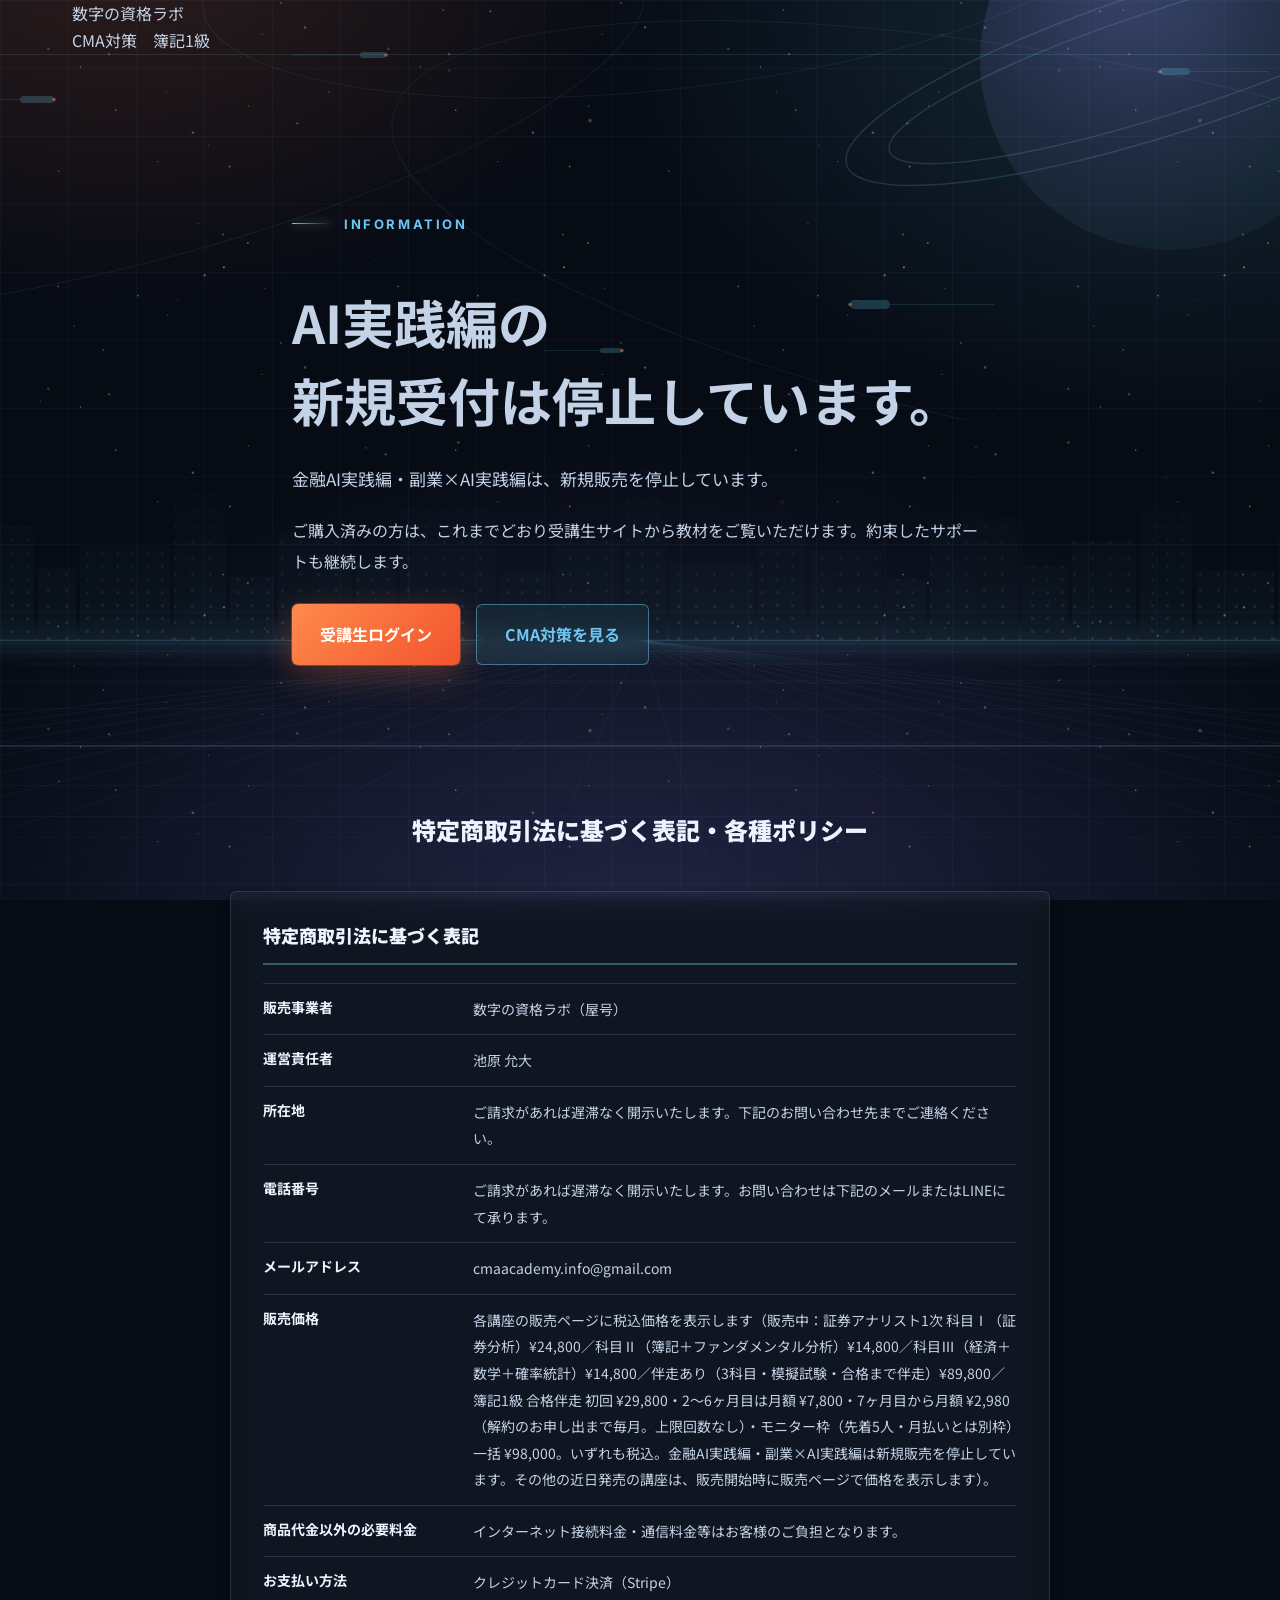
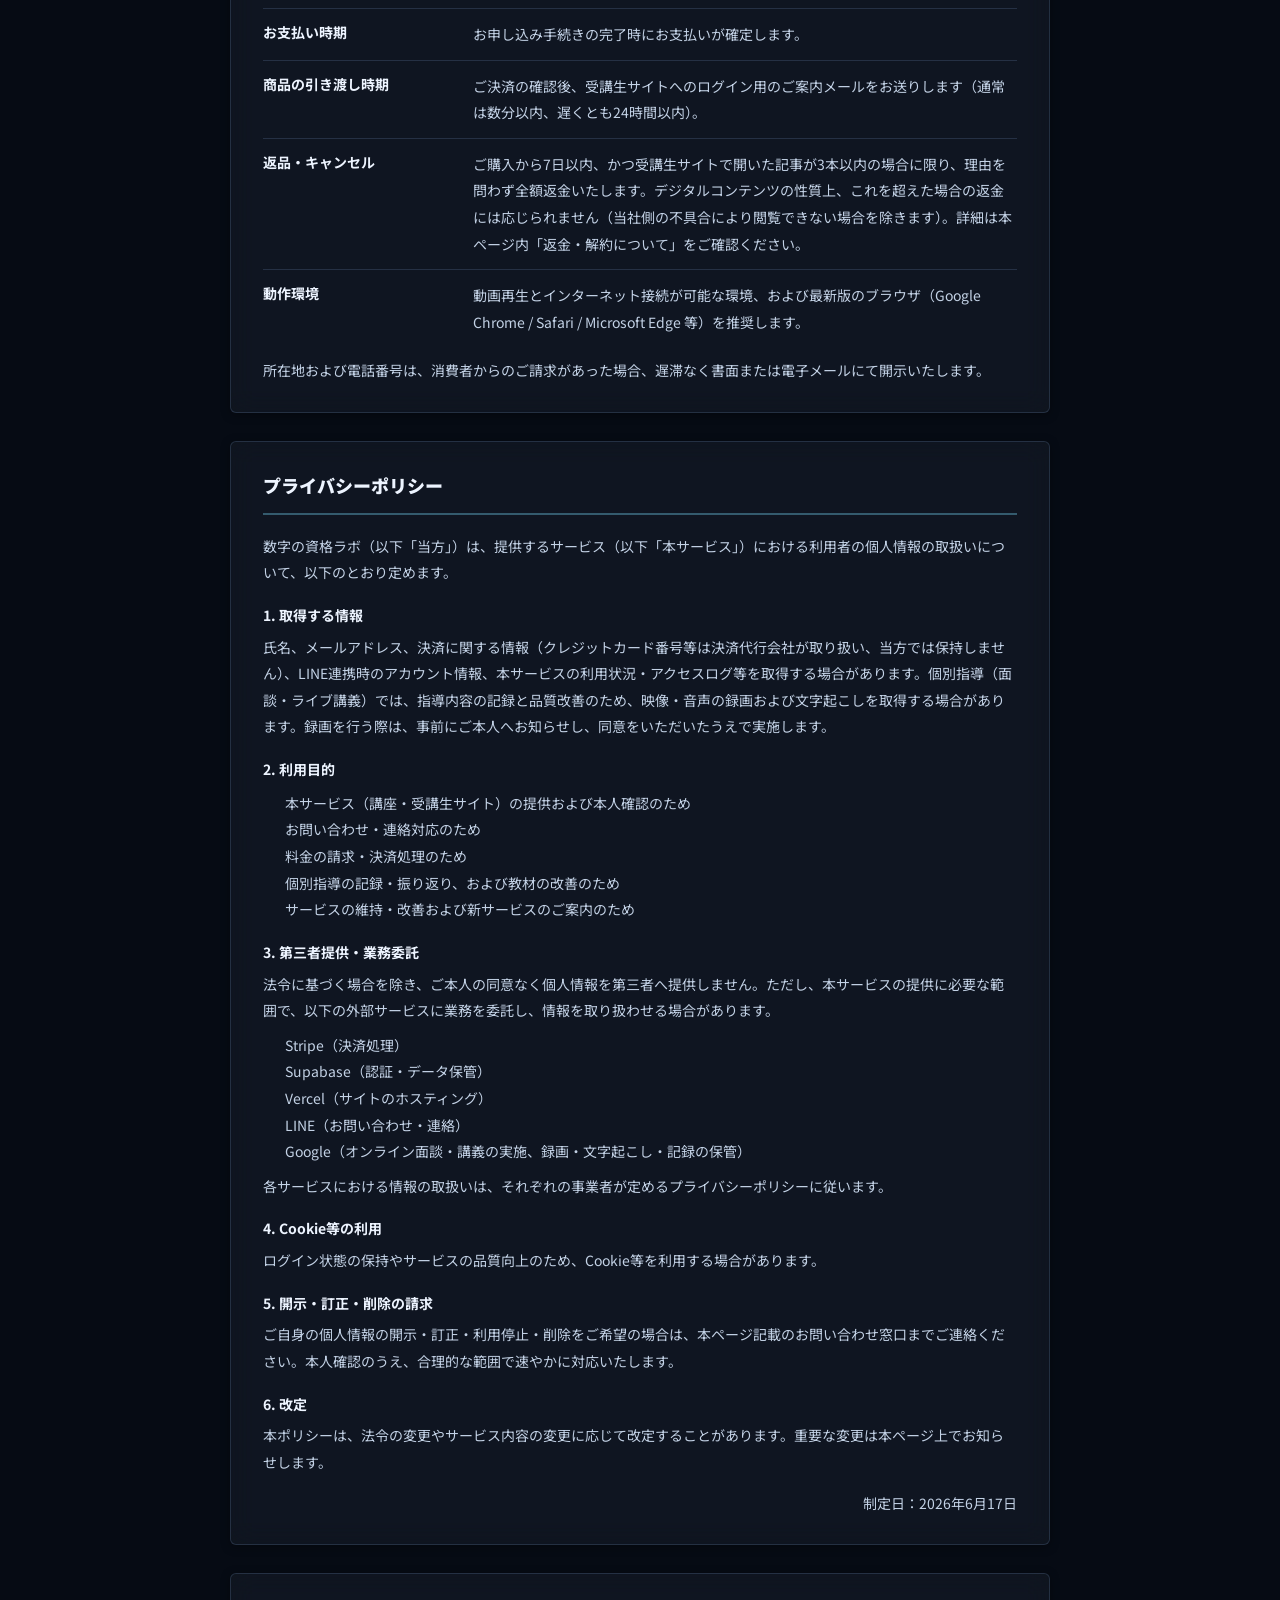
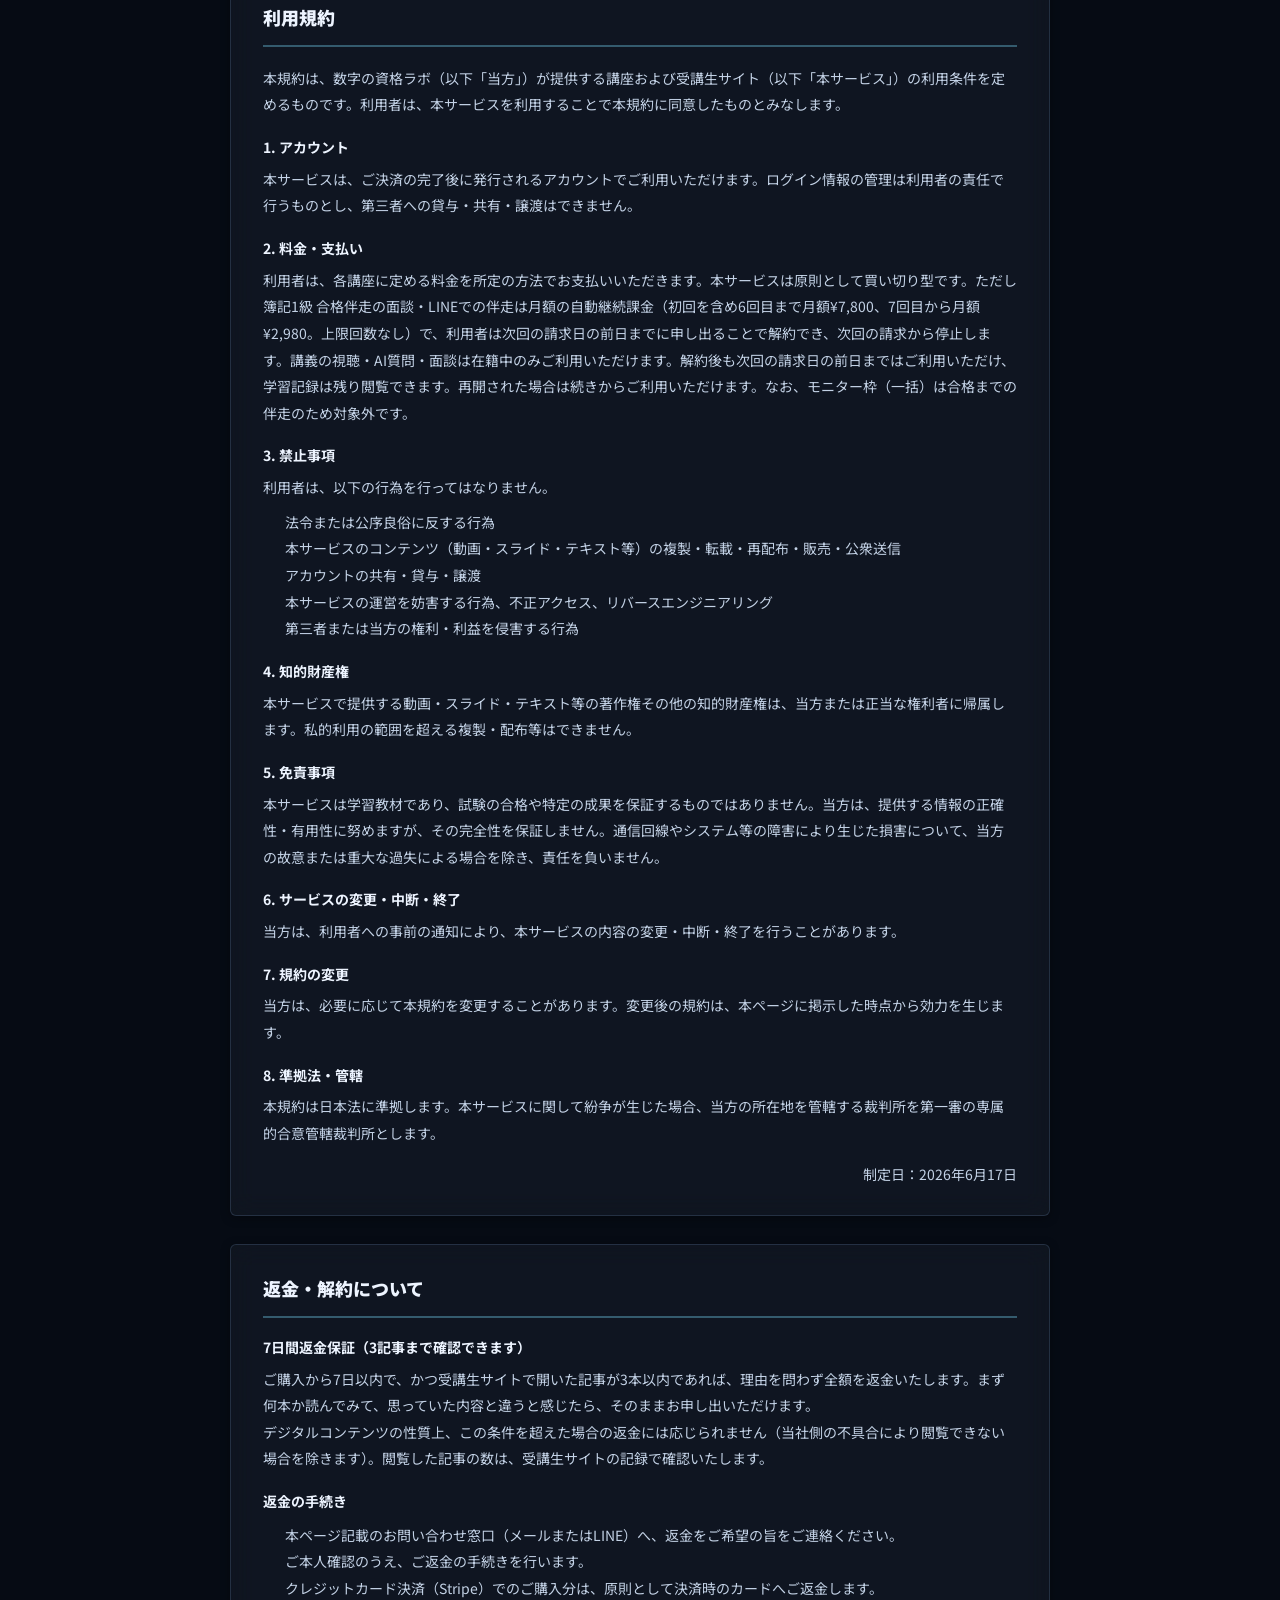
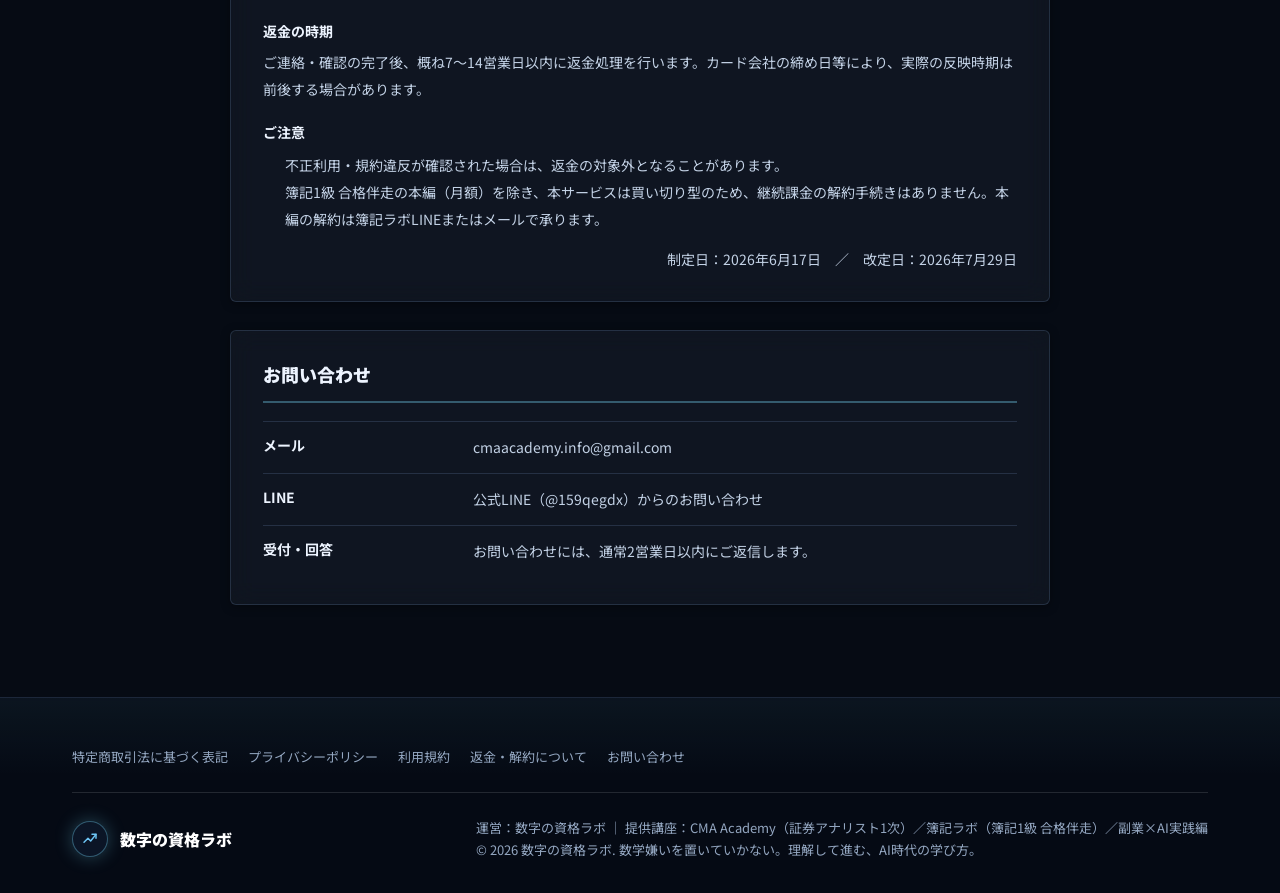
<file: ai.html>
<!DOCTYPE html>
<html lang="ja">
<head>
  <!-- Google tag (gtag.js) -->
  <script async src="https://www.googletagmanager.com/gtag/js?id=G-P944782B10"></script>
  <script>
    window.dataLayer = window.dataLayer || [];
    function gtag(){dataLayer.push(arguments);}
    gtag('js', new Date());
    gtag('config', 'G-P944782B10');
  </script>
  <meta charset="UTF-8">
  <meta name="viewport" content="width=device-width, initial-scale=1.0">
  <title>AI実践編の新規受付停止について｜数字の資格ラボ</title>
  <meta name="description" content="金融AI実践編・副業×AI実践編は新規販売を停止しています。ご購入済みの方は、これまでどおり教材と約束したサポートをご利用いただけます。">

  <!-- 検索・SNS最適化 -->
  <link rel="canonical" href="https://sujilab.net/ai">
  <meta name="robots" content="noindex, follow">
  <meta property="og:type" content="website">
  <meta property="og:site_name" content="数字の資格ラボ">
  <meta property="og:locale" content="ja_JP">
  <meta property="og:title" content="AI実践編：新規受付停止のお知らせ">
  <meta property="og:description" content="金融AI実践編・副業×AI実践編は新規販売を停止しています。ご購入済みの方は、これまでどおり教材と約束したサポートをご利用いただけます。">
  <meta property="og:url" content="https://sujilab.net/ai">
  <meta property="og:image" content="https://sujilab.net/assets/og-image-ai-v2.jpg">
  <meta property="og:image:type" content="image/jpeg">
  <meta property="og:image:width" content="1200">
  <meta property="og:image:height" content="630">
  <meta property="og:image:alt" content="AI実践編：新規受付停止のお知らせ">
  <meta name="twitter:card" content="summary_large_image">
  <meta name="twitter:title" content="AI実践編：新規受付停止のお知らせ">
  <meta name="twitter:description" content="金融AI実践編・副業×AI実践編は新規販売を停止しています。ご購入済みの方は、これまでどおり教材と約束したサポートをご利用いただけます。">
  <meta name="twitter:image" content="https://sujilab.net/assets/og-image-ai-v2.jpg">
  <meta name="twitter:image:alt" content="AI実践編：新規受付停止のお知らせ">
  <script type="application/ld+json">{"@context": "https://schema.org", "@type": "Organization", "name": "数字の資格ラボ", "url": "https://sujilab.net/"}</script>

  <link rel="preconnect" href="https://fonts.googleapis.com">
  <link rel="preconnect" href="https://fonts.gstatic.com" crossorigin>
  <link href="https://fonts.googleapis.com/css2?family=Noto+Sans+JP:wght@400;500;700;900&family=Inter:wght@400;700;900&display=swap" rel="stylesheet">
  <style>
    /* ============================================
       数字の資格ラボ LP — Design System
       Theme: ディープネイビー × ウォームオレンジ × クリームベージュ
       ============================================ */

    /* リセット */
    html { scroll-behavior: smooth; }
    *, *::before, *::after { box-sizing: border-box; margin: 0; padding: 0; }
    #mission, #curriculum, #pricing, #faq { scroll-margin-top: 88px; }
    img, svg { max-width: 100%; height: auto; display: block; }
    button { font-family: inherit; cursor: pointer; border: none; background: none; }
    a { color: inherit; text-decoration: none; }
    ul, ol { list-style: none; }

    /* CSS 変数
       ── 2026-08-04：ダーク×グラス×ネオンの「未来のラボ」へ切り替え。
          ネイビー×オレンジのブランド色はそのまま、地を深宇宙まで沈めて
          面をガラスに、差し色にシアンを足している。
          面＝--surface系／文字＝--ink・--text系、と役割で分ける（同じ白を共有しない）。 */
    :root {
      /* 地（深いほど奥） */
      --navy: #0B1526;
      --navy-soft: #14243C;
      --navy-deep: #050A14;
      --bg: #060B14;
      --band-deep: #08111F;

      /* ブランドの差し色 */
      --orange: #FF6B35;        /* 2026-08-11 index と同じ値に揃えた */
      --orange-soft: rgba(255,122,69,0.22);
      --cyan: #6EC6F5;          /* 2026-08-11 index のヒーロー水色と同じ値 */
      --cyan-deep: #35B9E8;
      --violet: #9A8CFF;
      --accent-2: #46E0A8;   /* 旧 #2D6A4F（濃い緑）の後継。暗い地でも沈まないミント */
      --green: #06C755;      /* LINEのブランド色。変えない */
      --green-dark: #05A948;

      /* 面（ガラス） */
      --surface: rgba(255,255,255,0.045);
      --surface-2: rgba(255,255,255,0.022);
      --surface-3: rgba(122,224,255,0.10);
      --icon-bg: rgba(122,224,255,0.12);
      --white: #FFFFFF;

      /* 文字 */
      --ink: #EDF4FF;
      --text: #C3D2E6;
      --text-muted: #93A6C0;
      --text-light: #71839E;

      /* 線 */
      --border: rgba(150,190,255,0.16);
      --border-dark: rgba(150,190,255,0.14);
      --line-accent: rgba(122,224,255,0.42);

      /* 影とネオン */
      --shadow-sm: 0 2px 10px rgba(0, 0, 0, 0.35);
      --shadow-md: 0 10px 30px rgba(0, 0, 0, 0.45);
      --shadow-lg: 0 26px 70px rgba(0, 0, 0, 0.55);
      --glow-orange: 0 0 0 1px rgba(255,122,69,.35), 0 10px 34px rgba(255,122,69,.28);
      --glow-cyan: 0 0 0 1px rgba(122,224,255,.28), 0 10px 34px rgba(122,224,255,.20);

      /* スペーシング（8px基準） */
      --space-1: 8px;  --space-2: 16px; --space-3: 24px;
      --space-4: 32px; --space-5: 40px; --space-6: 48px;
      --space-7: 64px; --space-8: 80px; --space-9: 96px;

      /* 角丸 */
      --radius-sm: 6px;
      --radius-md: 10px;
      --radius-lg: 12px;

      /* カードpadding */
      --card-pad-compact: 28px 32px;
      --card-pad-roomy: 40px 36px;
      --card-pad-showcase: 48px 40px;

      /* タイポグラフィ */
      --fs-display: clamp(44px, 7vw, 88px);
      --fs-h1: clamp(32px, 5vw, 56px);
      --fs-h2: clamp(20px, 2.4vw, 24px);
      --fs-h3: 16px;

      /* 地の奥に置く未来都市。目立たせないのが条件なので、線も窓あかりもかなり薄い。
         作り直すときは scratchpad の build-city-motif.mjs（ビルの座標表）から吐き直す */
      --star-motif: url("data:image/svg+xml,%3Csvg xmlns='http://www.w3.org/2000/svg' viewBox='0 0 340 340' preserveAspectRatio='xMidYMid slice'%3E%3Cg fill='%23ffffff'%3E%3Ccircle cx='157.63' cy='161.61' r='0.65' fill-opacity='0.33'/%3E%3Ccircle cx='58.26' cy='286.4' r='0.84' fill-opacity='0.31'/%3E%3Ccircle cx='115.71' cy='110.24' r='0.81' fill-opacity='0.4'/%3E%3Ccircle cx='229.75' cy='166.4' r='1' fill-opacity='0.31'/%3E%3Ccircle cx='48.29' cy='48.83' r='1.23' fill-opacity='0.19'/%3E%3Ccircle cx='223.1' cy='234.51' r='0.94' fill-opacity='0.27'/%3E%3Ccircle cx='248.57' cy='105.82' r='0.69' fill-opacity='0.34'/%3E%3Ccircle cx='247.83' cy='243.03' r='1.07' fill-opacity='0.3'/%3E%3Ccircle cx='319.04' cy='68.9' r='0.46' fill-opacity='0.26'/%3E%3Ccircle cx='262.1' cy='34.41' r='0.58' fill-opacity='0.3'/%3E%3Ccircle cx='240.43' cy='56.77' r='0.44' fill-opacity='0.23'/%3E%3Ccircle cx='80.43' cy='66.98' r='0.67' fill-opacity='0.39'/%3E%3Ccircle cx='264.85' cy='288.17' r='0.51' fill-opacity='0.31'/%3E%3Ccircle cx='192.86' cy='132.77' r='1.24' fill-opacity='0.28'/%3E%3Ccircle cx='74.06' cy='326.16' r='0.71' fill-opacity='0.28'/%3E%3Ccircle cx='223.96' cy='267.37' r='1.15' fill-opacity='0.37'/%3E%3Ccircle cx='281.03' cy='3.08' r='0.96' fill-opacity='0.21'/%3E%3Ccircle cx='290.63' cy='137.43' r='0.44' fill-opacity='0.17'/%3E%3Ccircle cx='305.06' cy='27.59' r='1.23' fill-opacity='0.26'/%3E%3Ccircle cx='177.31' cy='300.48' r='0.49' fill-opacity='0.29'/%3E%3Ccircle cx='103.13' cy='10.08' r='0.96' fill-opacity='0.22'/%3E%3Ccircle cx='109.06' cy='54.14' r='1.17' fill-opacity='0.21'/%3E%3Ccircle cx='137.82' cy='295.63' r='0.76' fill-opacity='0.4'/%3E%3Ccircle cx='35.59' cy='259.4' r='0.44' fill-opacity='0.27'/%3E%3Ccircle cx='167.77' cy='314.93' r='0.78' fill-opacity='0.22'/%3E%3Ccircle cx='204.66' cy='275.25' r='1.18' fill-opacity='0.31'/%3E%3C/g%3E%3C/svg%3E");
      --star2-motif: url("data:image/svg+xml,%3Csvg xmlns='http://www.w3.org/2000/svg' viewBox='0 0 610 610' preserveAspectRatio='xMidYMid slice'%3E%3Cg fill='%23ffffff'%3E%3Ccircle cx='166.28' cy='92.39' r='0.6' fill-opacity='0.24'/%3E%3Ccircle cx='314.37' cy='477.91' r='1.27' fill-opacity='0.27'/%3E%3Ccircle cx='385.62' cy='454.42' r='1.15' fill-opacity='0.25'/%3E%3Ccircle cx='590.08' cy='120.65' r='1.78' fill-opacity='0.2'/%3E%3Ccircle cx='328.83' cy='91.51' r='0.88' fill-opacity='0.18'/%3E%3Ccircle cx='58.74' cy='171.28' r='0.83' fill-opacity='0.28'/%3E%3Ccircle cx='490.27' cy='11.38' r='1.15' fill-opacity='0.25'/%3E%3Ccircle cx='365.96' cy='447.87' r='1.04' fill-opacity='0.14'/%3E%3Ccircle cx='40.29' cy='401.42' r='0.59' fill-opacity='0.28'/%3E%3Ccircle cx='449.17' cy='70.39' r='1.23' fill-opacity='0.15'/%3E%3Ccircle cx='297.35' cy='123.32' r='1.18' fill-opacity='0.22'/%3E%3Ccircle cx='458.39' cy='442.57' r='1.43' fill-opacity='0.19'/%3E%3Ccircle cx='198.04' cy='223.54' r='0.73' fill-opacity='0.19'/%3E%3Ccircle cx='208.69' cy='145.48' r='0.69' fill-opacity='0.21'/%3E%3C/g%3E%3C/svg%3E");
      --city-motif: url("data:image/svg+xml,%3Csvg xmlns='http://www.w3.org/2000/svg' viewBox='0 0 1600 460' preserveAspectRatio='xMidYMax slice'%3E%3Cdefs%3E%3Cpattern id='w0' x='6' y='8' width='15' height='13' patternUnits='userSpaceOnUse'%3E%3Crect x='0' y='0' width='3' height='3' fill='%237AE0FF' fill-opacity='0.11'/%3E%3C/pattern%3E%3Cpattern id='w1' x='9' y='5' width='18' height='16' patternUnits='userSpaceOnUse'%3E%3Crect x='0' y='0' width='3' height='3' fill='%237AE0FF' fill-opacity='0.11'/%3E%3C/pattern%3E%3ClinearGradient id='hz' x1='0' y1='0' x2='0' y2='1'%3E%3Cstop offset='0' stop-color='%237AE0FF' stop-opacity='0'/%3E%3Cstop offset='0.5' stop-color='%237AE0FF' stop-opacity='0.10'/%3E%3Cstop offset='1' stop-color='%237AE0FF' stop-opacity='0'/%3E%3C/linearGradient%3E%3ClinearGradient id='f' x1='0' y1='0' x2='0' y2='1'%3E%3Cstop offset='0' stop-color='%23fff' stop-opacity='0'/%3E%3Cstop offset='0.30' stop-color='%23fff' stop-opacity='0.5'/%3E%3Cstop offset='0.44' stop-color='%23fff' stop-opacity='1'/%3E%3Cstop offset='0.80' stop-color='%23fff' stop-opacity='0.8'/%3E%3Cstop offset='1' stop-color='%23fff' stop-opacity='0.25'/%3E%3C/linearGradient%3E%3Cmask id='m'%3E%3Crect width='1600' height='460' fill='url(%23f)'/%3E%3C/mask%3E%3C/defs%3E%3Cg mask='url(%23m)'%3E%3Cg stroke='%237AE0FF' stroke-opacity='0.055' stroke-width='1' fill='none'%3E%3Cline x1='800' y1='200' x2='-1400' y2='460'/%3E%3Cline x1='800' y1='200' x2='-1210' y2='460'/%3E%3Cline x1='800' y1='200' x2='-1020' y2='460'/%3E%3Cline x1='800' y1='200' x2='-830' y2='460'/%3E%3Cline x1='800' y1='200' x2='-640' y2='460'/%3E%3Cline x1='800' y1='200' x2='-450' y2='460'/%3E%3Cline x1='800' y1='200' x2='-260' y2='460'/%3E%3Cline x1='800' y1='200' x2='-70' y2='460'/%3E%3Cline x1='800' y1='200' x2='120' y2='460'/%3E%3Cline x1='800' y1='200' x2='310' y2='460'/%3E%3Cline x1='800' y1='200' x2='500' y2='460'/%3E%3Cline x1='800' y1='200' x2='690' y2='460'/%3E%3Cline x1='800' y1='200' x2='880' y2='460'/%3E%3Cline x1='800' y1='200' x2='1070' y2='460'/%3E%3Cline x1='800' y1='200' x2='1260' y2='460'/%3E%3Cline x1='800' y1='200' x2='1450' y2='460'/%3E%3Cline x1='800' y1='200' x2='1640' y2='460'/%3E%3Cline x1='800' y1='200' x2='1830' y2='460'/%3E%3Cline x1='800' y1='200' x2='2020' y2='460'/%3E%3Cline x1='800' y1='200' x2='2210' y2='460'/%3E%3Cline x1='800' y1='200' x2='2400' y2='460'/%3E%3Cline x1='800' y1='200' x2='2590' y2='460'/%3E%3Cline x1='800' y1='200' x2='2780' y2='460'/%3E%3Cline x1='800' y1='200' x2='2970' y2='460'/%3E%3Cline x1='0' y1='200.65' x2='1600' y2='200.65'/%3E%3Cline x1='0' y1='203.96' x2='1600' y2='203.96'/%3E%3Cline x1='0' y1='211.36' x2='1600' y2='211.36'/%3E%3Cline x1='0' y1='224.01' x2='1600' y2='224.01'/%3E%3Cline x1='0' y1='242.88' x2='1600' y2='242.88'/%3E%3Cline x1='0' y1='268.89' x2='1600' y2='268.89'/%3E%3Cline x1='0' y1='302.86' x2='1600' y2='302.86'/%3E%3Cline x1='0' y1='345.55' x2='1600' y2='345.55'/%3E%3Cline x1='0' y1='397.7' x2='1600' y2='397.7'/%3E%3Cline x1='0' y1='460' x2='1600' y2='460'/%3E%3C/g%3E%3Crect x='0' y='174' width='1600' height='52' fill='url(%23hz)'/%3E%3Cline x1='0' y1='200' x2='1600' y2='200' stroke='%237AE0FF' stroke-opacity='0.20'/%3E%3Cg fill='%23060B14' fill-opacity='0.55'%3E%3Crect x='0' y='116' width='78' height='84'/%3E%3Crect x='82' y='146' width='46' height='54'/%3E%3Crect x='132' y='85' width='62' height='115'/%3E%3Crect x='198' y='128' width='38' height='72'/%3E%3Crect x='240' y='106' width='90' height='94'/%3E%3Crect x='334' y='53' width='52' height='147'/%3E%3Crect x='390' y='137' width='44' height='63'/%3E%3Crect x='438' y='93' width='74' height='107'/%3E%3Crect x='516' y='120' width='40' height='80'/%3E%3Crect x='560' y='70' width='96' height='130'/%3E%3Crect x='660' y='133' width='50' height='67'/%3E%3Crect x='714' y='100' width='66' height='100'/%3E%3Crect x='784' y='60' width='42' height='140'/%3E%3Crect x='830' y='123' width='84' height='77'/%3E%3Crect x='918' y='90' width='48' height='110'/%3E%3Crect x='970' y='110' width='72' height='90'/%3E%3Crect x='1046' y='139' width='40' height='61'/%3E%3Crect x='1090' y='78' width='88' height='122'/%3E%3Crect x='1182' y='126' width='46' height='74'/%3E%3Crect x='1232' y='101' width='64' height='99'/%3E%3Crect x='1300' y='65' width='52' height='135'/%3E%3Crect x='1356' y='130' width='78' height='70'/%3E%3Crect x='1438' y='96' width='44' height='104'/%3E%3Crect x='1486' y='115' width='92' height='85'/%3E%3Crect x='1582' y='88' width='18' height='112'/%3E%3C/g%3E%3Cg fill='%237AE0FF' fill-opacity='0.05'%3E%3Crect x='0' y='116' width='78' height='84'/%3E%3Crect x='82' y='146' width='46' height='54'/%3E%3Crect x='132' y='85' width='62' height='115'/%3E%3Crect x='198' y='128' width='38' height='72'/%3E%3Crect x='240' y='106' width='90' height='94'/%3E%3Crect x='334' y='53' width='52' height='147'/%3E%3Crect x='390' y='137' width='44' height='63'/%3E%3Crect x='438' y='93' width='74' height='107'/%3E%3Crect x='516' y='120' width='40' height='80'/%3E%3Crect x='560' y='70' width='96' height='130'/%3E%3Crect x='660' y='133' width='50' height='67'/%3E%3Crect x='714' y='100' width='66' height='100'/%3E%3Crect x='784' y='60' width='42' height='140'/%3E%3Crect x='830' y='123' width='84' height='77'/%3E%3Crect x='918' y='90' width='48' height='110'/%3E%3Crect x='970' y='110' width='72' height='90'/%3E%3Crect x='1046' y='139' width='40' height='61'/%3E%3Crect x='1090' y='78' width='88' height='122'/%3E%3Crect x='1182' y='126' width='46' height='74'/%3E%3Crect x='1232' y='101' width='64' height='99'/%3E%3Crect x='1300' y='65' width='52' height='135'/%3E%3Crect x='1356' y='130' width='78' height='70'/%3E%3Crect x='1438' y='96' width='44' height='104'/%3E%3Crect x='1486' y='115' width='92' height='85'/%3E%3Crect x='1582' y='88' width='18' height='112'/%3E%3C/g%3E%3Cg%3E%3Crect x='0' y='116' width='78' height='84' fill='url(%23w0)'/%3E%3Crect x='82' y='146' width='46' height='54' fill='url(%23w1)'/%3E%3Crect x='132' y='85' width='62' height='115' fill='url(%23w0)'/%3E%3Crect x='198' y='128' width='38' height='72' fill='url(%23w1)'/%3E%3Crect x='240' y='106' width='90' height='94' fill='url(%23w0)'/%3E%3Crect x='334' y='53' width='52' height='147' fill='url(%23w1)'/%3E%3Crect x='390' y='137' width='44' height='63' fill='url(%23w0)'/%3E%3Crect x='438' y='93' width='74' height='107' fill='url(%23w1)'/%3E%3Crect x='516' y='120' width='40' height='80' fill='url(%23w0)'/%3E%3Crect x='560' y='70' width='96' height='130' fill='url(%23w1)'/%3E%3Crect x='660' y='133' width='50' height='67' fill='url(%23w0)'/%3E%3Crect x='714' y='100' width='66' height='100' fill='url(%23w1)'/%3E%3Crect x='784' y='60' width='42' height='140' fill='url(%23w0)'/%3E%3Crect x='830' y='123' width='84' height='77' fill='url(%23w1)'/%3E%3Crect x='918' y='90' width='48' height='110' fill='url(%23w0)'/%3E%3Crect x='970' y='110' width='72' height='90' fill='url(%23w1)'/%3E%3Crect x='1046' y='139' width='40' height='61' fill='url(%23w0)'/%3E%3Crect x='1090' y='78' width='88' height='122' fill='url(%23w1)'/%3E%3Crect x='1182' y='126' width='46' height='74' fill='url(%23w0)'/%3E%3Crect x='1232' y='101' width='64' height='99' fill='url(%23w1)'/%3E%3Crect x='1300' y='65' width='52' height='135' fill='url(%23w0)'/%3E%3Crect x='1356' y='130' width='78' height='70' fill='url(%23w1)'/%3E%3Crect x='1438' y='96' width='44' height='104' fill='url(%23w0)'/%3E%3Crect x='1486' y='115' width='92' height='85' fill='url(%23w1)'/%3E%3Crect x='1582' y='88' width='18' height='112' fill='url(%23w0)'/%3E%3C/g%3E%3Cg stroke='%237AE0FF' stroke-opacity='0.14' stroke-width='1' fill='%23FF7A45' fill-opacity='0.30'%3E%3Cline x1='360' y1='53' x2='360' y2='27'/%3E%3Ccircle cx='360' cy='25' r='2'/%3E%3Cline x1='805' y1='60' x2='805' y2='34'/%3E%3Ccircle cx='805' cy='32' r='2'/%3E%3Cline x1='942' y1='90' x2='942' y2='64'/%3E%3Ccircle cx='942' cy='62' r='2'/%3E%3Cline x1='1326' y1='65' x2='1326' y2='39'/%3E%3Ccircle cx='1326' cy='37' r='2'/%3E%3Cline x1='1591' y1='88' x2='1591' y2='62'/%3E%3Ccircle cx='1591' cy='60' r='2'/%3E%3C/g%3E%3C/g%3E%3C/svg%3E");
      --sky-motif: url("data:image/svg+xml,%3Csvg xmlns='http://www.w3.org/2000/svg' viewBox='0 0 1600 420' preserveAspectRatio='xMidYMin slice'%3E%3Cdefs%3E%3CradialGradient id='pg' cx='0.38' cy='0.30' r='0.8'%3E%3Cstop offset='0' stop-color='%239A8CFF' stop-opacity='0.26'/%3E%3Cstop offset='0.55' stop-color='%239A8CFF' stop-opacity='0.11'/%3E%3Cstop offset='1' stop-color='%237AE0FF' stop-opacity='0.03'/%3E%3C/radialGradient%3E%3C/defs%3E%3Ccircle cx='1330' cy='60' r='190' fill='url(%23pg)'/%3E%3Cg fill='none' stroke='%237AE0FF' stroke-opacity='0.16' stroke-width='1.4'%3E%3Cellipse cx='1330' cy='60' rx='295' ry='52' transform='rotate(-18 1330 60)'/%3E%3Cellipse cx='1330' cy='60' rx='340' ry='72' transform='rotate(-18 1330 60)'/%3E%3C/g%3E%3Cg fill='none' stroke='%237AE0FF' stroke-opacity='0.075' stroke-width='1'%3E%3Cellipse cx='260' cy='120' rx='560' ry='150' transform='rotate(-14 260 120)'/%3E%3Cellipse cx='1240' cy='250' rx='700' ry='190' transform='rotate(11 1240 250)'/%3E%3Cellipse cx='820' cy='-40' rx='460' ry='130' transform='rotate(-6 820 -40)'/%3E%3C/g%3E%3Cg stroke='%237AE0FF' stroke-opacity='0.13' stroke-width='1' fill='%23FF7A45' fill-opacity='0.5'%3E%3Cline x1='180' y1='99.5' x2='91.6' y2='99.5'/%3E%3Ccircle cx='214' cy='99.5' r='1.6'/%3E%3Cline x1='520' y1='55' x2='452.4' y2='55'/%3E%3Ccircle cx='546' cy='55' r='1.6'/%3E%3Cline x1='1050' y1='304.5' x2='1154' y2='304.5'/%3E%3Ccircle cx='1010' cy='304.5' r='1.6'/%3E%3Cline x1='1350' y1='71.5' x2='1428' y2='71.5'/%3E%3Ccircle cx='1320' cy='71.5' r='1.6'/%3E%3Cline x1='760' y1='350.5' x2='702.8' y2='350.5'/%3E%3Ccircle cx='782' cy='350.5' r='1.6'/%3E%3C/g%3E%3Cg fill='%237AE0FF' fill-opacity='0.20'%3E%3Crect x='180' y='96' width='34' height='7' rx='3.5'/%3E%3Crect x='520' y='52' width='26' height='6' rx='3'/%3E%3Crect x='1010' y='300' width='40' height='9' rx='4.5'/%3E%3Crect x='1320' y='68' width='30' height='7' rx='3.5'/%3E%3Crect x='760' y='348' width='22' height='5' rx='2.5'/%3E%3C/g%3E%3C/svg%3E");

      --chart-motif: url("data:image/svg+xml,%3Csvg xmlns='http://www.w3.org/2000/svg' viewBox='0 0 420 260'%3E%3Cdefs%3E%3Cfilter id='g' x='-60%25' y='-60%25' width='220%25' height='220%25'%3E%3CfeGaussianBlur stdDeviation='4' result='b'/%3E%3CfeMerge%3E%3CfeMergeNode in='b'/%3E%3CfeMergeNode in='SourceGraphic'/%3E%3C/feMerge%3E%3C/filter%3E%3C/defs%3E%3Cg stroke='%23ffffff' stroke-opacity='0.07'%3E%3Cline x1='0' y1='40' x2='420' y2='40'/%3E%3Cline x1='0' y1='90' x2='420' y2='90'/%3E%3Cline x1='0' y1='140' x2='420' y2='140'/%3E%3Cline x1='0' y1='190' x2='420' y2='190'/%3E%3Cline x1='0' y1='240' x2='420' y2='240'/%3E%3Cline x1='40' y1='0' x2='40' y2='260'/%3E%3Cline x1='120' y1='0' x2='120' y2='260'/%3E%3Cline x1='200' y1='0' x2='200' y2='260'/%3E%3Cline x1='280' y1='0' x2='280' y2='260'/%3E%3Cline x1='360' y1='0' x2='360' y2='260'/%3E%3C/g%3E%3Cpolyline points='20,220 90,180 160,190 230,120 300,140 380,40' fill='none' stroke='%23FF6B35' stroke-opacity='0.55' stroke-width='2.5' filter='url(%23g)'/%3E%3Cg fill='%23FF6B35' fill-opacity='0.6' filter='url(%23g)'%3E%3Ccircle cx='20' cy='220' r='3.5'/%3E%3Ccircle cx='90' cy='180' r='3.5'/%3E%3Ccircle cx='160' cy='190' r='3.5'/%3E%3Ccircle cx='230' cy='120' r='3.5'/%3E%3Ccircle cx='300' cy='140' r='3.5'/%3E%3Ccircle cx='380' cy='40' r='3.5'/%3E%3C/g%3E%3C/svg%3E");
    }

    /* ベース */
    body {
      font-family: 'Noto Sans JP', sans-serif;
      font-weight: 400;
      color: var(--text);
      background: var(--surface);
      line-height: 1.7;
      -webkit-font-smoothing: antialiased;
      overflow-x: hidden;
    }

    /* タイポグラフィ */
    .num {
      font-family: 'Inter', sans-serif;
      font-weight: 900;
      letter-spacing: -0.01em;
    }
    .eyebrow {
      display: inline-flex;
      align-items: center;
      gap: 12px;
      font-family: 'Inter', sans-serif;
      font-size: 13px;
      font-weight: 700;
      letter-spacing: 0.2em;
      color: var(--ink);
      text-transform: uppercase;
      margin-bottom: 24px;
    }
    .eyebrow::before {
      content: '';
      width: 32px;
      height: 2px;
      background: var(--navy);
    }
    .section-title {
      font-size: var(--fs-h1);
      font-weight: 900;
      line-height: 1.25;
      letter-spacing: -0.01em;
      margin-bottom: 24px;
      color: var(--ink);
    }
    .section-subtitle {
      font-size: clamp(16px, 1.5vw, 18px);
      color: var(--text-muted);
      max-width: 640px;
      line-height: 1.8;
    }
    .underline-mark {
      background: linear-gradient(transparent 60%, var(--orange-soft) 60%);
      padding: 0 4px;
      color: var(--orange);
    }

    /* コンテナ */
    .container {
      max-width: 1200px;
      margin: 0 auto;
      padding: 0 32px;
    }
    section {
      padding: clamp(64px, 8vw, 96px) 0;
      position: relative;
    }

    /* ボタン */
    .btn {
      display: inline-flex;
      align-items: center;
      justify-content: center;
      gap: 8px;
      padding: 16px 28px;
      border-radius: var(--radius-sm);
      font-weight: 700;
      font-size: 16px;
      transition: transform 0.15s ease, box-shadow 0.15s ease, background 0.15s ease;
      white-space: nowrap;
      min-height: 56px;
      box-shadow: var(--shadow-sm);
    }
    .btn svg { width: 20px; height: 20px; }
    .btn:hover { transform: translateY(-2px); box-shadow: var(--shadow-md); }
    .btn-line {
      background: var(--green);
      color: var(--white);
    }
    .btn-line:hover { background: var(--green-dark); }
    .btn-outline {
      background: var(--surface);
      color: var(--ink);
      border: 2px solid var(--line-accent);
    }
    .btn-outline:hover { background: var(--navy); color: var(--white); }
    .btn-orange {
      background: var(--orange);
      color: var(--white);
    }
    .btn-orange:hover { background: #E55A2B; }
    .btn-large {
      padding: 20px 36px;
      font-size: 18px;
      min-height: 64px;
    }

    /* ============================================
       ユーティリティバー
       ============================================ */
    .utility-bar {
      background: var(--navy-deep);
      padding: 6px 0;
    }
    .utility-bar .container {
      display: flex;
      justify-content: flex-end;
      gap: var(--space-4);
    }
    .utility-bar a {
      font-size: 12px;
      color: rgba(255,255,255,0.7);
      white-space: nowrap;
    }
    .utility-bar a:hover {
      color: var(--white);
      text-decoration: underline;
    }

    /* ============================================
       ヘッダー
       ============================================ */
    .site-header {
      position: sticky;
      top: 0;
      left: 0;
      width: 100%;
      padding: 16px 0;
      z-index: 10;
      background: var(--surface-2);
      border-bottom: 1px solid var(--border);
    }
    .site-header .container {
      display: flex;
      align-items: center;
      justify-content: space-between;
    }
    .header-right {
      display: flex;
      align-items: center;
      gap: var(--space-4);
    }
    .site-nav {
      display: flex;
      gap: var(--space-4);
    }
    .site-nav a {
      font-size: 14px;
      font-weight: 700;
      color: var(--ink);
      white-space: nowrap;
    }
    .site-nav a:hover {
      color: var(--navy-soft);
      text-decoration: underline;
    }
    .logo {
      display: flex;
      align-items: center;
      gap: 12px;
      font-weight: 900;
      font-size: 18px;
      color: var(--ink);
    }
    .logo-mark {
      width: 40px;
      height: 40px;
      border-radius: 50%;
      background: var(--navy);
      color: var(--white);
      display: flex;
      align-items: center;
      justify-content: center;
      box-shadow: inset 0 0 0 2px rgba(255,255,255,0.28), inset 0 0 0 4px rgba(255,255,255,0.08), 0 0 8px rgba(255,107,53,0.3);
      flex-shrink: 0;
    }
    .logo-mark svg { width: 18px; height: 18px; }
    .header-cta {
      display: flex;
      gap: 12px;
    }

    /* ============================================
       Section 1: HERO
       ============================================ */
    .hero {
      padding: clamp(48px, 6vw, 80px) 0;
      background: var(--surface);
      position: relative;
      overflow: hidden;
      min-height: 100vh;
      display: flex;
      align-items: center;
    }
    .hero .container {
      position: relative;
      z-index: 2;
    }
    .hero-grid {
      display: grid;
      grid-template-columns: 1.2fr 1fr;
      gap: 60px;
      align-items: center;
    }
    .hero-eyebrow {
      display: inline-block;
      padding: 8px 18px;
      background: var(--surface-3);
      color: var(--ink);
      font-weight: 700;
      font-size: 13px;
      letter-spacing: 0.1em;
      border-radius: var(--radius-sm);
      margin-bottom: 32px;
      animation: hero-fade 0.8s ease-out both;
    }
    .hero-title {
      font-size: var(--fs-display);
      font-weight: 900;
      line-height: 1.05;
      letter-spacing: -0.01em;
      color: var(--ink);
      margin-bottom: 32px;
      animation: hero-fade 0.8s ease-out 0.1s both;
    }
    .hero-title .em {
      position: relative;
      display: inline-block;
      color: var(--orange);
    }
    .hero-title .em::after {
      content: '';
      position: absolute;
      left: 0;
      bottom: 8px;
      width: 100%;
      height: 14px;
      background: var(--orange-soft);
      z-index: -1;
    }
    .hero-sub {
      font-size: clamp(16px, 1.5vw, 19px);
      color: var(--text-muted);
      line-height: 1.8;
      margin-bottom: 48px;
      max-width: 520px;
      animation: hero-fade 0.8s ease-out 0.2s both;
    }
    .hero-ctas {
      display: flex;
      flex-wrap: wrap;
      gap: 12px;
      animation: hero-fade 0.8s ease-out 0.4s both;
    }
    .hero-visual {
      position: relative;
      animation: hero-fade 1s ease-out 0.3s both;
    }
    .hero-image-wrap {
      position: relative;
      border-radius: var(--radius-lg);
      overflow: hidden;
      box-shadow: var(--shadow-lg);
      aspect-ratio: 4 / 5;
      background: var(--navy);
    }
    .hero-image-wrap::after {
      content: '';
      position: absolute;
      inset: 0;
      background: linear-gradient(180deg, rgba(15,44,68,0) 55%, rgba(15,44,68,0.55) 100%);
      pointer-events: none;
    }
    .hero-image-wrap img {
      width: 100%;
      height: 100%;
      display: block;
      object-fit: cover;
      object-position: 38% 42%;
    }
    .hero-image-wrap svg {
      width: 100%;
      height: 100%;
      display: block;
    }
    .hero-badge {
      position: absolute;
      top: -20px;
      right: -20px;
      max-width: 200px;
      padding: 14px 18px;
      background: var(--surface);
      color: var(--ink);
      border: 2px solid var(--line-accent);
      border-radius: var(--radius-md);
      display: flex;
      align-items: center;
      gap: 12px;
      font-weight: 900;
      font-size: 14px;
      text-align: left;
      box-shadow: var(--shadow-md);
      transform: rotate(-4deg);
      z-index: 3;
      line-height: 1.3;
    }
    .hero-badge-icon {
      width: 38px;
      height: 38px;
      border-radius: 50%;
      background: var(--icon-bg);
      color: var(--ink);
      display: flex;
      align-items: center;
      justify-content: center;
      flex-shrink: 0;
    }
    .hero-badge-icon svg { width: 20px; height: 20px; }
    .hero-badge-text {
      display: flex;
      flex-direction: column;
    }
    .hero-badge-small {
      font-size: 11px;
      font-weight: 500;
      letter-spacing: 0.1em;
    }
    .hero-badge-em {
      font-size: 17px;
      color: var(--ink);
    }
    .hero-floating-card {
      position: absolute;
      bottom: -30px;
      left: -30px;
      background: var(--surface);
      padding: 20px 24px;
      border-radius: var(--radius-md);
      box-shadow: var(--shadow-md);
      display: flex;
      align-items: center;
      gap: 14px;
      z-index: 3;
      max-width: 280px;
    }
    .hero-floating-card-icon {
      width: 44px;
      height: 44px;
      border-radius: 50%;
      background: var(--icon-bg);
      color: var(--ink);
      display: flex;
      align-items: center;
      justify-content: center;
      flex-shrink: 0;
    }
    .hero-floating-card-icon svg { width: 22px; height: 22px; }
    .hero-floating-card-text {
      font-size: 13px;
      line-height: 1.4;
      color: var(--text);
    }
    .hero-floating-card-text strong {
      display: block;
      font-weight: 900;
      color: var(--ink);
      margin-bottom: 2px;
    }

    @keyframes hero-fade {
      from { opacity: 0; transform: translateY(20px); }
      to { opacity: 1; transform: translateY(0); }
    }

    /* ============================================
       Section 2: PROBLEM
       ============================================ */
    .problem {
      background: var(--surface-2);
      position: relative;
    }
    .problem::before {
      content: '?';
      position: absolute;
      top: 40px;
      right: 5%;
      font-family: 'Inter', sans-serif;
      font-size: clamp(160px, 20vw, 320px);
      font-weight: 900;
      color: var(--surface-3);
      line-height: 1;
      pointer-events: none;
      user-select: none;
    }
    .problem .container { position: relative; z-index: 2; }
    .problem-header {
      text-align: center;
      margin-bottom: 60px;
    }
    .problem-header .eyebrow { justify-content: center; }
    .problem-list {
      max-width: 800px;
      margin: 0 auto 48px;
      background: var(--surface);
      border: 1px solid var(--border);
      border-radius: var(--radius-md);
      overflow: hidden;
    }
    .problem-card {
      padding: var(--card-pad-compact);
      display: flex;
      align-items: flex-start;
      gap: 18px;
      border-bottom: 1px solid var(--border);
      transition: background 0.2s ease;
      border-left: 4px solid var(--line-accent);
    }
    .problem-card:last-child { border-bottom: none; }
    .problem-card:hover {
      background: var(--surface-2);
    }
    .problem-icon {
      width: 36px;
      height: 36px;
      border-radius: 50%;
      background: var(--icon-bg);
      color: var(--ink);
      display: flex;
      align-items: center;
      justify-content: center;
      flex-shrink: 0;
    }
    .problem-icon svg { width: 18px; height: 18px; }
    .problem-text {
      font-size: 16px;
      font-weight: 500;
      color: var(--text);
      line-height: 1.6;
    }
    .problem-bridge {
      text-align: center;
      max-width: 720px;
      margin: 0 auto;
      padding: 32px;
      background: var(--surface);
      border-radius: var(--radius-md);
      border: 2px dashed var(--navy);
      font-size: clamp(18px, 2vw, 22px);
      font-weight: 700;
      color: var(--ink);
      line-height: 1.6;
    }
    .problem-bridge .em {
      color: var(--orange);
    }

    /* ============================================
       Section 3: MISSION
       ============================================ */
    .mission {
      background: var(--surface);
      text-align: center;
    }
    .mission-title {
      font-size: var(--fs-h1);
      font-weight: 900;
      line-height: 1.25;
      letter-spacing: -0.01em;
      color: var(--ink);
      margin-bottom: 32px;
      max-width: 920px;
      margin-left: auto;
      margin-right: auto;
    }
    .mission-title .em {
      color: var(--orange);
      position: relative;
    }
    .mission-lead {
      font-size: 18px;
      color: var(--text-muted);
      margin-bottom: 80px;
      max-width: 640px;
      margin-left: auto;
      margin-right: auto;
    }
    .mission-steps {
      max-width: 820px;
      margin: 0 auto;
      text-align: left;
      background: var(--surface);
      border: 1px solid var(--border);
      border-radius: var(--radius-md);
      overflow: hidden;
    }
    .mission-step {
      display: grid;
      grid-template-columns: auto 1fr;
      align-items: start;
      gap: 24px;
      padding: 28px 32px;
      border-bottom: 1px solid var(--border);
      transition: background 0.2s ease;
    }
    .mission-step:last-child { border-bottom: none; }
    .mission-step:hover { background: var(--surface-2); }
    .mission-step-num {
      width: 44px;
      height: 44px;
      border-radius: 50%;
      background: var(--navy);
      color: var(--white);
      display: flex;
      align-items: center;
      justify-content: center;
      font-family: 'Inter', sans-serif;
      font-weight: 900;
      font-size: 18px;
      flex-shrink: 0;
    }
    .mission-step-label {
      display: block;
      font-family: 'Inter', sans-serif;
      font-size: 12px;
      font-weight: 700;
      letter-spacing: 0.2em;
      color: var(--ink);
      margin-bottom: 8px;
    }
    .mission-step-title {
      font-size: var(--fs-h2);
      font-weight: 900;
      color: var(--ink);
      margin-bottom: 8px;
      line-height: 1.4;
    }
    .mission-step-text {
      font-size: 14px;
      color: var(--text-muted);
      line-height: 1.7;
    }

    /* ============================================
       Section 4: METHOD (navy dark)
       ============================================ */
    .method {
      background: var(--navy);
      color: var(--white);
      position: relative;
      overflow: hidden;
    }
    .method::before {
      content: '';
      position: absolute;
      bottom: 0;
      right: 0;
      width: 420px;
      height: 260px;
      background-image: var(--chart-motif);
      background-repeat: no-repeat;
      background-position: bottom right;
      pointer-events: none;
    }
    .method .container { position: relative; z-index: 2; }
    .method-header {
      text-align: center;
      margin-bottom: 64px;
    }
    .method-header .eyebrow {
      justify-content: center;
      color: rgba(255,255,255,0.85);
    }
    .method-header .eyebrow::before { background: rgba(255,255,255,0.85); }
    .method-title {
      font-size: var(--fs-h1);
      font-weight: 900;
      line-height: 1.25;
      color: var(--white);
      letter-spacing: -0.01em;
    }
    .method-title .em { color: var(--orange); }
    .method-grid {
      display: grid;
      grid-template-columns: repeat(2, 1fr);
      gap: 24px;
      max-width: 1100px;
      margin: 0 auto;
    }
    .method-card {
      background: var(--navy-soft);
      border: 1px solid var(--border-dark);
      padding: var(--card-pad-roomy);
      border-radius: var(--radius-md);
      position: relative;
      transition: transform 0.2s ease, border-color 0.2s ease;
    }
    .method-card:hover {
      transform: translateY(-4px);
      border-color: rgba(255,255,255,0.3);
    }
    .method-num-badge {
      position: absolute;
      top: 24px;
      right: 28px;
      font-family: 'Inter', sans-serif;
      font-size: 40px;
      font-weight: 900;
      color: var(--white);
      opacity: 0.08;
      line-height: 1;
    }
    .method-icon {
      width: 56px;
      height: 56px;
      border-radius: var(--radius-sm);
      background: rgba(255, 255, 255, 0.12);
      color: var(--white);
      display: flex;
      align-items: center;
      justify-content: center;
      margin-bottom: 20px;
    }
    .method-icon svg { width: 28px; height: 28px; }
    .method-card-title {
      font-size: var(--fs-h2);
      font-weight: 900;
      color: var(--white);
      margin-bottom: 12px;
      line-height: 1.4;
    }
    .method-card-text {
      font-size: 15px;
      color: rgba(255, 255, 255, 0.75);
      line-height: 1.8;
    }

    /* ============================================
       Section 5: HOW TO USE (5-step cycle)
       ============================================ */
    .how-to {
      background: var(--surface);
      position: relative;
    }
    .how-to-header {
      text-align: center;
      margin-bottom: 64px;
    }
    .how-to-header .eyebrow { justify-content: center; }
    .how-to-flow {
      display: grid;
      grid-template-columns: repeat(5, 1fr);
      gap: 16px;
      max-width: 1200px;
      margin: 0 auto 48px;
      position: relative;
    }
    .how-to-step {
      background: var(--surface-2);
      padding: 32px 20px;
      border-radius: var(--radius-md);
      text-align: center;
      position: relative;
      border: 1px solid var(--border);
      transition: transform 0.2s ease, background 0.2s ease, border-color 0.2s ease;
    }
    .how-to-step:hover {
      transform: translateY(-4px);
      background: var(--surface-3);
      border-color: rgba(122,224,255,.42);
    }
    .how-to-step-num {
      width: 48px;
      height: 48px;
      border-radius: 50%;
      background: var(--navy);
      color: var(--white);
      display: flex;
      align-items: center;
      justify-content: center;
      font-family: 'Inter', sans-serif;
      font-weight: 900;
      font-size: 20px;
      margin: 0 auto 18px;
    }
    .how-to-step:nth-child(odd) .how-to-step-num { background: var(--navy); }
    .how-to-step-title {
      font-size: var(--fs-h3);
      font-weight: 900;
      color: var(--ink);
      margin-bottom: 8px;
      line-height: 1.4;
    }
    .how-to-step-text {
      font-size: 13px;
      color: var(--text-muted);
      line-height: 1.6;
    }
    .how-to-arrow {
      display: none;
    }
    .how-to-note {
      max-width: 720px;
      margin: 0 auto;
      padding: 28px 36px;
      background: var(--navy);
      color: var(--white);
      border-radius: var(--radius-md);
      text-align: center;
      font-size: 16px;
      line-height: 1.7;
      font-weight: 500;
    }
    .how-to-note .em {
      color: var(--orange);
      font-weight: 900;
    }

    /* ============================================
       Section 6: CONNECTIONS
       ============================================ */
    .connections {
      background: var(--surface-2);
      position: relative;
      overflow: hidden;
    }
    .connections .container { position: relative; z-index: 2; }
    .connections-header {
      text-align: center;
      margin-bottom: 64px;
    }
    .connections-header .eyebrow { justify-content: center; }
    .connections-list {
      max-width: 920px;
      margin: 0 auto 56px;
      background: var(--surface);
      border: 1px solid var(--border);
      border-radius: var(--radius-sm);
      overflow: hidden;
    }
    .connection-row {
      display: grid;
      grid-template-columns: 1fr auto 1.5fr;
      align-items: center;
      gap: 24px;
      padding: 24px 28px;
      border-bottom: 1px solid var(--border);
      transition: background 0.2s ease;
    }
    .connection-row:last-child { border-bottom: none; }
    .connection-row:hover {
      background: var(--surface-2);
    }
    .connection-math {
      font-family: 'Inter', sans-serif;
      font-size: clamp(18px, 2.2vw, 24px);
      font-weight: 700;
      color: var(--ink);
      letter-spacing: -0.01em;
    }
    .connection-arrow {
      width: 44px;
      height: 44px;
      border-radius: 50%;
      background: var(--icon-bg);
      color: var(--ink);
      display: flex;
      align-items: center;
      justify-content: center;
      flex-shrink: 0;
    }
    .connection-arrow svg { width: 20px; height: 20px; }
    .connection-finance {
      font-size: 15px;
      color: var(--text);
      font-weight: 500;
      line-height: 1.5;
    }
    .connections-quote {
      max-width: 720px;
      margin: 0 auto;
      text-align: center;
      font-size: clamp(20px, 2.5vw, 28px);
      font-weight: 700;
      color: var(--ink);
      line-height: 1.6;
      padding: 0 24px;
      position: relative;
    }
    .connections-quote::before,
    .connections-quote::after {
      content: '"';
      font-family: 'Inter', serif;
      font-size: clamp(60px, 8vw, 96px);
      font-weight: 900;
      color: var(--ink);
      opacity: 0.4;
      line-height: 0.6;
      position: absolute;
    }
    .connections-quote::before { left: -20px; top: -10px; }
    .connections-quote::after { right: -20px; bottom: -40px; transform: rotate(180deg); }

    /* ============================================
       Section 8: PRICING
       ============================================ */
    .pricing {
      background: var(--navy);
      color: var(--white);
      position: relative;
      overflow: hidden;
    }
    .pricing::before {
      content: '¥';
      position: absolute;
      top: 40px;
      left: 5%;
      font-family: 'Inter', sans-serif;
      font-size: clamp(180px, 25vw, 360px);
      font-weight: 900;
      color: rgba(255, 255, 255, 0.04);
      line-height: 1;
      pointer-events: none;
      user-select: none;
    }
    .pricing::after {
      content: '';
      position: absolute;
      bottom: 0;
      right: 0;
      width: 420px;
      height: 260px;
      background-image: var(--chart-motif);
      background-repeat: no-repeat;
      background-position: bottom right;
      pointer-events: none;
    }
    .pricing .container { position: relative; z-index: 2; }
    .pricing-header {
      text-align: center;
      margin-bottom: 64px;
    }
    .pricing-header .eyebrow {
      justify-content: center;
      color: rgba(255,255,255,0.85);
    }
    .pricing-header .eyebrow::before { background: rgba(255,255,255,0.85); }
    .pricing-title {
      color: var(--white);
      font-size: var(--fs-h1);
      font-weight: 900;
      line-height: 1.25;
      letter-spacing: -0.01em;
    }
    .pricing-grid {
      display: grid;
      grid-template-columns: repeat(2, 1fr);
      gap: 16px;
      max-width: 820px;
      margin: 0 auto;
    }
    .pricing-grid .pricing-badge { right: 16px; }
    @media (max-width: 1024px) {
      .pricing-grid { grid-template-columns: repeat(2, 1fr); }
    }
    @media (max-width: 560px) {
      .pricing-grid { grid-template-columns: 1fr; }
    }
    .pricing-card {
      background: var(--surface);
      color: var(--text);
      padding: var(--card-pad-showcase);
      border-radius: var(--radius-lg);
      position: relative;
      border: 1px solid var(--border);
      transition: transform 0.2s ease, border-color 0.2s ease;
    }
    .pricing-card.featured {
      background: var(--navy-soft);
      color: var(--white);
      border: 2px solid var(--line-accent);
    }
    .pricing-card.featured .pricing-cta {
      box-shadow: 0 0 20px rgba(255,107,53,0.35);
    }
    .pricing-card.featured .pricing-badge { background: var(--orange); }
    .pricing-card:hover { transform: translateY(-4px); }
    .pricing-badge {
      position: absolute;
      top: -16px;
      right: 24px;
      background: var(--navy);
      color: var(--white);
      font-size: 12px;
      font-weight: 900;
      padding: 8px 16px;
      border-radius: var(--radius-sm);
      letter-spacing: 0.1em;
    }
    .pricing-card-label {
      font-family: 'Inter', sans-serif;
      font-size: 13px;
      font-weight: 700;
      letter-spacing: 0.2em;
      color: var(--ink);
      margin-bottom: 12px;
    }
    .pricing-card.featured .pricing-card-label {
      color: rgba(255,255,255,0.85);
    }
    .pricing-card-name {
      font-size: var(--fs-h2);
      font-weight: 900;
      color: var(--ink);
      margin-bottom: 16px;
    }
    .pricing-card.featured .pricing-card-name {
      color: var(--white);
    }
    .pricing-price {
      display: flex;
      align-items: baseline;
      gap: 6px;
      margin-bottom: 4px;
    }
    .pricing-price .num {
      font-size: clamp(40px, 5vw, 56px);
      font-weight: 900;
      letter-spacing: -0.01em;
      line-height: 1;
      color: var(--ink);
    }
    .pricing-card.featured .pricing-price .num { color: var(--white); }
    .pricing-price .yen {
      font-size: 24px;
      font-weight: 900;
      color: var(--ink);
      margin-right: 2px;
    }
    .pricing-card.featured .pricing-price .yen { color: var(--white); }
    .pricing-price .tax {
      font-size: 13px;
      color: var(--text-muted);
      font-weight: 500;
    }
    .pricing-card.featured .pricing-price .tax { color: rgba(255,255,255,0.8); }
    .pricing-original {
      font-size: 13px;
      color: var(--text-light);
      margin-bottom: 28px;
    }
    /* 取り消し線は「単品合計」の金額だけに掛ける（実売価格まで消さない） */
    .pricing-original .strike { text-decoration: line-through; }
    .pricing-card.featured .pricing-original { color: rgba(255,255,255,0.6); }

    /* 科目別プラン用：科目ごとに価格を等しく並べる */
    .pricing-card-sub {
      font-size: 14px;
      color: var(--text-muted);
      margin: 0 0 16px;
      line-height: 1.5;
    }
    .pricing-card.featured .pricing-card-sub { color: rgba(255,255,255,0.8); }
    .pricing-list {
      list-style: none;
      margin: 0 0 28px;
      padding: 12px 0 0;
      border-top: 1px solid var(--border);
    }
    .pricing-list li {
      display: flex;
      justify-content: space-between;
      align-items: baseline;
      padding: 10px 0;
      border-bottom: 1px solid var(--border);
      font-size: 15px;
    }
    .pricing-list .subject {
      color: var(--ink);
      font-weight: 600;
    }
    .pricing-list .price {
      font-weight: 900;
      font-size: 22px;
      color: var(--ink);
      letter-spacing: -0.01em;
    }
    .pricing-card.featured .pricing-list { border-color: rgba(255,255,255,0.2); }
    .pricing-card.featured .pricing-list li { border-color: rgba(255,255,255,0.2); }
    .pricing-card.featured .pricing-list .subject,
    .pricing-card.featured .pricing-list .price { color: var(--white); }
    /* 階層価格リスト：科目見出し行（パック）と配下の分野行 */
    .pricing-list li.group {
      background: var(--surface-2);
      margin-top: 14px;
      padding: 10px 12px;
      border-bottom: none;
      border-radius: var(--radius-sm);
    }
    .pricing-list li.group:first-child { margin-top: 0; }
    .pricing-list li.group .subject { font-size: 15px; }
    .pricing-list li.group .price { font-size: 18px; }
    .pricing-list li.sub { padding-left: 16px; }
    .pricing-list li.sub .subject { font-weight: 500; font-size: 14px; }
    .pricing-list li.sub .price { font-size: 17px; }
    .pricing-list li { flex-wrap: wrap; gap: 4px 8px; }
    .pricing-list .price-cell {
      display: flex;
      align-items: center;
      gap: 8px;
      margin-left: auto;
    }
    /* 販売状態バッジ */
    .badge-onsale, .badge-soon {
      display: inline-block;
      font-size: 11px;
      font-weight: 700;
      line-height: 1;
      padding: 4px 8px;
      border-radius: var(--radius-sm);
      white-space: nowrap;
    }
    .badge-onsale { background: var(--green-dark); color: #fff; }
    .badge-soon { background: var(--border); color: var(--text-muted); }
    /* 販売中行の小型購入ボタン */
    .buy-mini {
      display: inline-block;
      font-size: 12px;
      font-weight: 700;
      line-height: 1;
      padding: 7px 12px;
      border-radius: var(--radius-sm);
      background: var(--orange);
      color: #fff;
      text-decoration: none;
      white-space: nowrap;
      transition: opacity .15s;
    }
    .buy-mini:hover { opacity: .85; }
    /* 未発売の価格・科目名はグレー表示 */
    .pricing-list .is-soon .subject,
    .pricing-list .is-soon .price { color: var(--text-light); }
    .pricing-features {
      margin: 28px 0 36px;
    }
    .pricing-feature {
      display: flex;
      align-items: flex-start;
      gap: 12px;
      padding: 10px 0;
      font-size: 14px;
      line-height: 1.6;
      color: var(--text);
    }
    .pricing-card.featured .pricing-feature { color: var(--white); }
    .pricing-feature svg {
      width: 18px;
      height: 18px;
      color: var(--green);
      flex-shrink: 0;
      margin-top: 4px;
    }
    .pricing-card.featured .pricing-feature svg { color: var(--white); }
    .pricing-cta {
      display: block;
      width: 100%;
      text-align: center;
      padding: 18px;
      background: var(--orange);
      color: var(--white);
      border-radius: var(--radius-sm);
      font-weight: 700;
      font-size: 15px;
      transition: background 0.15s ease, transform 0.15s ease;
    }
    .pricing-cta:hover {
      background: #E55A2B;
      transform: translateY(-2px);
    }
    /* 上位プラン（副業×AI実践編）＝4プランの下に横長1枚で置く */
    .pricing-advanced {
      position: relative;
      max-width: 1180px;
      margin: 24px auto 0;
      background: var(--navy-soft);
      color: var(--white);
      border: 2px solid var(--line-accent);
      border-radius: var(--radius-lg);
      padding: 32px 34px;
      display: grid;
      grid-template-columns: 1.3fr 1fr;
      gap: 20px 40px;
      align-items: center;
    }
    .pricing-advanced .pricing-card-label { color: rgba(255,255,255,0.85); margin-bottom: 10px; }
    .pricing-advanced .pricing-card-name { color: var(--white); font-size: 22px; margin-bottom: 12px; }
    .pricing-advanced .pricing-price { margin-bottom: 12px; }
    .pricing-advanced .pricing-price .num { color: var(--white); font-size: clamp(34px, 3.4vw, 46px); }
    .pricing-advanced .pricing-price .yen { color: var(--white); }
    .pricing-advanced .pricing-price .tax { color: rgba(255,255,255,0.8); }
    .pricing-advanced .pricing-card-sub { color: rgba(255,255,255,0.86); margin-bottom: 0; }
    .pricing-advanced .pricing-features { margin-bottom: 20px; }
    .pricing-advanced .pricing-feature { color: rgba(255,255,255,0.9); }
    .pricing-advanced .pricing-badge { background: var(--orange); top: -16px; right: 28px; }
    .pricing-advanced .pricing-cta { box-shadow: 0 0 20px rgba(255,107,53,0.35); }
    @media (max-width: 900px) {
      .pricing-advanced { grid-template-columns: 1fr; padding: 30px 26px; }
    }
    .pricing-compare-wrap {
      max-width: 1100px;
      margin: var(--space-6) auto 0;
      overflow-x: auto;
      border-radius: var(--radius-md);
      border: 1px solid var(--border);
    }
    .pricing-compare {
      width: 100%;
      min-width: 680px;
      border-collapse: collapse;
      background: var(--surface);
      font-size: 14px;
    }
    .pricing-compare th,
    .pricing-compare td {
      padding: 14px 16px;
      text-align: center;
      border-top: 1px solid var(--border);
      border-left: 1px solid var(--border);
    }
    .pricing-compare th:first-child,
    .pricing-compare td:first-child {
      border-left: none;
    }
    .pricing-compare thead th {
      background: var(--navy);
      color: var(--white);
      font-weight: 900;
      border-top: none;
      border-left: 1px solid rgba(255,255,255,0.15);
    }
    .pricing-compare thead th:first-child { border-left: none; }
    .pricing-compare tbody th {
      text-align: left;
      color: var(--ink);
      font-weight: 700;
      white-space: nowrap;
      background: var(--surface-2);
    }
    .pricing-compare td { color: var(--text); }
    .pricing-compare tbody tr:nth-child(even) td { background: var(--surface-2); }
    .pricing-compare .compare-check { color: var(--green-dark); display: inline-flex; }
    .pricing-compare .compare-check svg { width: 18px; height: 18px; }
    .pricing-trust-band {
      display: grid;
      grid-template-columns: repeat(3, 1fr);
      gap: var(--space-3);
      max-width: 920px;
      margin: var(--space-6) auto 0;
      padding: var(--space-3) var(--space-4);
      background: var(--navy-soft);
      border: 1px solid var(--border-dark);
      border-radius: var(--radius-md);
    }
    .trust-item {
      display: flex;
      align-items: center;
      gap: 12px;
      color: var(--white);
    }
    .trust-item-icon {
      width: 36px;
      height: 36px;
      border-radius: 50%;
      background: rgba(255,255,255,0.12);
      display: flex;
      align-items: center;
      justify-content: center;
      flex-shrink: 0;
      color: var(--white);
    }
    .trust-item-icon svg { width: 18px; height: 18px; }
    .trust-item-text {
      display: flex;
      flex-direction: column;
      font-size: 13px;
      line-height: 1.5;
    }
    .trust-item-text strong { font-size: 14px; font-weight: 900; }
    .trust-item-text span { color: rgba(255,255,255,0.7); }
    a.trust-item:hover .trust-item-text strong { text-decoration: underline; }

    /* ============================================
       Section 8.5: LINE 週1配信
       ============================================ */
    .line-broadcast {
      background: rgba(6, 199, 85, 0.05);
    }
    .line-broadcast-inner {
      max-width: 720px;
      margin: 0 auto;
      background: var(--surface);
      border: 1px solid rgba(6,199,85,.35);
      border-radius: var(--radius-lg);
      box-shadow: var(--shadow-md);
      padding: var(--card-pad-showcase);
      text-align: center;
      display: flex;
      flex-direction: column;
      align-items: center;
      gap: 24px;
    }
    .line-broadcast-inner .eyebrow { color: var(--green); margin-bottom: 0; }
    .line-broadcast-inner .eyebrow::before { background: var(--green); }
    .line-broadcast-inner .section-title { font-size: clamp(26px, 3.5vw, 40px); margin-bottom: 0; }
    .line-broadcast-inner .section-subtitle { margin: 0 auto; }
    .line-broadcast-points {
      display: flex;
      flex-direction: column;
      gap: 10px;
      text-align: left;
      color: var(--text);
      line-height: 1.8;
    }
    .line-broadcast-points li {
      display: flex;
      align-items: baseline;
      gap: 10px;
    }
    .line-broadcast-points .point-icon {
      flex-shrink: 0;
      width: 28px;
      height: 28px;
      border-radius: 50%;
      background: rgba(6, 199, 85, 0.1);
      color: var(--green-dark);
      display: inline-flex;
      align-items: center;
      justify-content: center;
    }
    .line-broadcast-points .point-icon svg { width: 15px; height: 15px; }
    .line-broadcast-note {
      font-size: 13px;
      color: var(--text-muted);
    }
    /* ============================================
       Section 9: FAQ
       ============================================ */
    .faq {
      background: var(--surface);
    }
    .faq-header {
      text-align: center;
      margin-bottom: 56px;
    }
    .faq-header .eyebrow { justify-content: center; }
    .faq-list {
      max-width: 820px;
      margin: 0 auto;
      display: grid;
      gap: 16px;
    }
    .faq-item {
      background: var(--surface-2);
      border-radius: var(--radius-sm);
      overflow: hidden;
      transition: background 0.2s ease;
    }
    .faq-item[open] { background: var(--surface); border: 2px solid var(--line-accent); }
    .faq-q {
      list-style: none;
      cursor: pointer;
      padding: 24px 28px;
      display: flex;
      align-items: center;
      justify-content: space-between;
      gap: 16px;
      font-size: var(--fs-h3);
      font-weight: 700;
      color: var(--ink);
      line-height: 1.5;
      position: relative;
    }
    .faq-q::-webkit-details-marker { display: none; }
    .faq-q-mark {
      font-family: 'Inter', sans-serif;
      font-weight: 900;
      color: var(--ink);
      font-size: 20px;
      flex-shrink: 0;
      width: 32px;
    }
    .faq-q-text { flex: 1; }
    .faq-toggle {
      width: 28px;
      height: 28px;
      border-radius: 50%;
      background: var(--surface);
      color: var(--ink);
      display: flex;
      align-items: center;
      justify-content: center;
      flex-shrink: 0;
      transition: transform 0.2s ease, background 0.2s ease;
    }
    .faq-item[open] .faq-toggle {
      background: var(--navy);
      color: var(--white);
      transform: rotate(45deg);
    }
    .faq-toggle svg { width: 14px; height: 14px; }
    .faq-a {
      padding: 0 28px 28px 60px;
      font-size: 15px;
      color: var(--text-muted);
      line-height: 1.8;
    }

    /* ============================================
       Final CTA
       ============================================ */
    .final-cta {
      padding: clamp(96px, 11vw, 140px) 0;
      background: var(--navy-deep);
      color: var(--white);
      position: relative;
      overflow: hidden;
    }
    .final-cta::before {
      content: '';
      position: absolute;
      bottom: 0;
      right: 0;
      width: 420px;
      height: 260px;
      background-image: var(--chart-motif);
      background-repeat: no-repeat;
      background-position: bottom right;
      pointer-events: none;
    }
    .final-cta .container {
      position: relative;
      z-index: 2;
      text-align: center;
    }
    .final-cta-title {
      font-size: var(--fs-h1);
      font-weight: 900;
      line-height: 1.2;
      letter-spacing: -0.01em;
      margin-bottom: 24px;
      color: var(--white);
    }
    .final-cta-title .em {
      color: var(--orange);
    }
    .final-cta-sub {
      font-size: 17px;
      color: rgba(255, 255, 255, 0.75);
      margin-bottom: 48px;
      max-width: 560px;
      margin-left: auto;
      margin-right: auto;
    }
    .final-cta-buttons {
      display: flex;
      flex-wrap: wrap;
      gap: 16px;
      justify-content: center;
      margin-bottom: 56px;
    }
    .final-cta-buttons .btn-orange {
      box-shadow: 0 0 20px rgba(255,107,53,0.35);
    }
    .final-cta-bonus {
      max-width: 480px;
      margin: 0 auto;
      padding: 28px 32px;
      background: rgba(255, 255, 255, 0.05);
      border: 1px solid rgba(255, 255, 255, 0.1);
      border-radius: 16px;
      text-align: left;
    }
    .final-cta-bonus-title {
      display: flex;
      align-items: center;
      gap: 10px;
      font-size: 14px;
      font-weight: 900;
      color: var(--green);
      margin-bottom: 14px;
      letter-spacing: 0.05em;
    }
    .final-cta-bonus-title svg { width: 18px; height: 18px; }
    .final-cta-bonus-list {
      display: grid;
      gap: 10px;
    }
    .final-cta-bonus-item {
      display: flex;
      align-items: flex-start;
      gap: 10px;
      font-size: 14px;
      color: rgba(255, 255, 255, 0.85);
      line-height: 1.6;
    }
    .final-cta-bonus-item svg {
      width: 16px;
      height: 16px;
      color: var(--green);
      flex-shrink: 0;
      margin-top: 4px;
    }

    /* ============================================
       FOOTER
       ============================================ */
    .site-footer {
      background: var(--navy-deep);
      color: rgba(255, 255, 255, 0.6);
      padding: 48px 0 32px;
      border-top: 1px solid rgba(255, 255, 255, 0.08);
    }
    .footer-inner {
      display: flex;
      justify-content: space-between;
      align-items: center;
      flex-wrap: wrap;
      gap: 24px;
    }
    .footer-logo {
      color: var(--white);
      display: flex;
      align-items: center;
      gap: 12px;
      font-weight: 900;
      font-size: 16px;
    }
    .footer-logo .logo-mark {
      background: var(--navy);
      width: 36px;
      height: 36px;
    }
    .footer-logo .logo-mark svg { width: 16px; height: 16px; }
    .footer-copy {
      font-size: 13px;
    }
    .footer-nav {
      display: flex;
      flex-wrap: wrap;
      gap: 8px 20px;
      width: 100%;
      margin-bottom: 24px;
      padding-bottom: 24px;
      border-bottom: 1px solid rgba(255, 255, 255, 0.12);
    }
    .footer-nav a {
      color: rgba(255, 255, 255, 0.7);
      font-size: 13px;
      text-decoration: none;
    }
    .footer-nav a:hover { color: var(--white); text-decoration: underline; }

    /* ============================================
       法務セクション（特商法・各種ポリシー）
       ============================================ */
    .legal {
      background: var(--surface-2);
      padding: var(--space-7) 0;
      border-top: 1px solid var(--border);
    }
    .legal-title {
      font-size: var(--fs-h2);
      font-weight: 900;
      color: var(--ink);
      text-align: center;
      margin-bottom: 40px;
    }
    .legal-block {
      max-width: 820px;
      margin: 0 auto 28px;
      background: var(--surface);
      border: 1px solid var(--border);
      border-radius: var(--radius-sm);
      padding: var(--card-pad-compact);
      box-shadow: var(--shadow-sm);
    }
    .legal-block h3 {
      font-size: 18px;
      font-weight: 900;
      color: var(--ink);
      margin: 0 0 18px;
      padding-bottom: 12px;
      border-bottom: 2px solid var(--line-accent);
    }
    .legal-block h4 {
      font-size: 14px;
      font-weight: 700;
      color: var(--ink);
      margin: 18px 0 6px;
    }
    .legal-block p,
    .legal-block li,
    .legal-block dd {
      font-size: 14px;
      line-height: 1.9;
      color: var(--text);
    }
    .legal-block ul,
    .legal-block ol { padding-left: 1.4em; margin: 8px 0; }
    .legal-dl {
      display: grid;
      grid-template-columns: 210px 1fr;
    }
    .legal-dl dt {
      font-weight: 700;
      color: var(--ink);
      padding: 12px 0;
      border-top: 1px solid var(--border);
      font-size: 14px;
    }
    .legal-dl dd {
      margin: 0;
      padding: 12px 0;
      border-top: 1px solid var(--border);
    }
    .legal-note { font-size: 12px; color: var(--text-muted); margin-top: 10px; }
    .legal-updated { text-align: right; font-size: 12px; color: var(--text-muted); margin-top: 14px; }
    /* ============================================
       レスポンシブ・タブレット (≤1024px)
       ============================================ */
    @media (max-width: 1024px) {
      .container { padding: 0 28px; }
      section { padding: var(--space-8) 0; }
      .how-to-flow { grid-template-columns: repeat(3, 1fr); }
    }

    /* ============================================
       レスポンシブ (≤768px)
       ============================================ */
    @media (max-width: 768px) {
      .container { padding: 0 20px; }
      section { padding: 64px 0; }

      .header-cta { display: none; }
      .site-nav { display: none; }
      .utility-bar { display: none; }

      /* LINE 週1配信 */
      .line-broadcast-inner { padding: 36px 20px; }
      .line-broadcast-inner .btn-line { width: 100%; white-space: normal; }

      /* 法務セクション */
      .legal { padding: 48px 0; }
      .legal-block { padding: 22px 20px; }
      .legal-dl { grid-template-columns: 1fr; }
      .legal-dl dt { padding: 12px 0 0; }
      .legal-dl dd { padding: 4px 0 12px; border-top: none; }

      /* Hero */
      .hero { padding: 48px 0 64px; }
      .hero-grid {
        grid-template-columns: 1fr;
        gap: 48px;
      }
      .hero-title { font-size: clamp(36px, 9vw, 56px); }
      .hero-ctas { flex-direction: column; }
      .hero-ctas .btn {
        width: 100%;
        min-height: 52px;
      }
      .hero-image-wrap {
        aspect-ratio: 4 / 3;
        max-width: 420px;
        margin: 0 auto;
      }
      .hero-badge {
        max-width: 160px;
        padding: 10px 14px;
        top: -14px;
        right: 8px;
      }
      .hero-badge-icon { width: 30px; height: 30px; }
      .hero-badge-icon svg { width: 16px; height: 16px; }
      .hero-floating-card {
        bottom: -20px;
        left: 10px;
        padding: 14px 18px;
        max-width: 240px;
      }

      /* Problem */
      .problem-card {
        padding: 22px 24px;
      }

      /* Mission */
      .mission-step {
        padding: 20px 22px;
        gap: 14px;
      }

      /* Method */
      .method-grid {
        grid-template-columns: 1fr;
        gap: 18px;
      }
      .method-card {
        padding: 32px 28px;
      }
      .method-num-badge { font-size: 32px; }

      /* How to Use */
      .how-to-flow {
        grid-template-columns: 1fr;
        gap: 14px;
      }
      .how-to-step {
        display: grid;
        grid-template-columns: auto 1fr;
        gap: 16px;
        text-align: left;
        padding: 20px 22px;
        align-items: center;
      }
      .how-to-step-num {
        margin: 0;
        width: 40px;
        height: 40px;
        font-size: 17px;
      }
      .how-to-step-title { margin-bottom: 4px; }

      /* Connections */
      .connection-row {
        grid-template-columns: 1fr;
        gap: 12px;
        padding: 22px 24px;
      }
      .connection-arrow {
        transform: rotate(90deg);
      }

      /* Pricing */
      .pricing-grid {
        grid-template-columns: 1fr;
        gap: 18px;
      }
      .pricing-card {
        padding: 36px 28px;
      }
      .pricing-card.featured {
        order: -1;
      }
      .pricing-trust-band { grid-template-columns: 1fr; gap: var(--space-2); }

      /* FAQ */
      .faq-q { padding: 20px 22px; font-size: 15px; }
      .faq-a { padding: 0 22px 22px 50px; font-size: 14px; }

      /* Final CTA */
      .final-cta-buttons {
        flex-direction: column;
      }
      .final-cta-buttons .btn {
        width: 100%;
        min-height: 52px;
      }
    }

    /* ================================
       Sample Lesson セクション
       ================================ */
    .sample-lesson {
      padding: clamp(64px, 8vw, 96px) 0;
      background: linear-gradient(180deg, rgba(255,255,255,.03) 0%, transparent 100%);
    }
    .sample-lesson .container {
      max-width: 960px;
    }
    .sample-lesson-header {
      text-align: center;
      margin-bottom: 40px;
    }
    .sample-lesson-video {
      position: relative;
      width: 100%;
      border-radius: var(--radius-md);
      overflow: hidden;
      box-shadow: var(--shadow-lg);
      background: #000;
    }
    .sample-lesson-video video {
      width: 100%;
      display: block;
      aspect-ratio: 16 / 9;
    }
    .sample-lesson-meta {
      display: flex;
      gap: 28px;
      flex-wrap: wrap;
      justify-content: center;
      margin-top: 28px;
      font-size: 14px;
      color: var(--text-muted);
    }
    .sample-lesson-meta-item {
      display: inline-flex;
      align-items: center;
      gap: 8px;
    }
    .sample-lesson-meta-item svg {
      flex-shrink: 0;
      color: var(--green-dark);
    }
    @media (max-width: 768px) {
      .sample-lesson { padding: 56px 0; }
      .sample-lesson-meta { gap: 16px; font-size: 13px; }
    }

    /* ============================================================
       FUTURE LAYER — 「未来のラボ」（2026-08-04）
       上の既存スタイルを、暗い地・ガラスの面・ネオンの差し色に寄せ直す層。
       この層をまるごと削り、:root を元の明るい値に戻せば旧デザインに戻る。
       動きは規約どおり「ホバー」と「ヒーローの入場」だけ。背景は動かさない。
       ============================================================ */

    /* --- 地：深宇宙のグラデーション＋実験ノートの方眼＋奥の未来都市
       （スクロールしても動かさない＝ラボの窓の外に街がある、という見え方） --- */
    html { background: var(--bg); }
    body {
      color: var(--text);
      background-color: var(--bg);
      /* 手前から順に：方眼 → 軌道と乗り物 → 星2種 → 地平線と街 → 星雲（いちばん奥） */
      background-image:
        linear-gradient(rgba(150,190,255,.04) 1px, transparent 1px),
        linear-gradient(90deg, rgba(150,190,255,.04) 1px, transparent 1px),
        var(--sky-motif),
        var(--star-motif),
        var(--star2-motif),
        var(--city-motif),
        radial-gradient(880px 620px at 10% -8%, rgba(255,122,69,.16), transparent 62%),
        radial-gradient(980px 700px at 92% 2%,  rgba(122,224,255,.14), transparent 60%),
        radial-gradient(1200px 780px at 50% 104%, rgba(154,140,255,.20), transparent 64%);
      background-repeat:
        repeat, repeat,
        no-repeat, repeat, repeat, no-repeat,
        no-repeat, no-repeat, no-repeat;
      background-position:
        0 0, 0 0,
        center top, 0 0, 0 0, center bottom,
        0 0, 0 0, 0 0;
      background-size:
        68px 68px, 68px 68px,
        1600px 420px, 340px 340px, 610px 610px, 1600px 460px,
        auto, auto, auto;
      background-attachment: fixed;
    }
    /* 画面が狭いときは、街も乗り物も縮めて置く */
    @media (max-width: 768px) {
      body {
        background-size:
          68px 68px, 68px 68px,
          1000px 260px, 300px 300px, 520px 520px, 1000px 290px,
          auto, auto, auto;
      }
    }
    ::selection { background: rgba(122,224,255,.28); color: var(--white); }

    /* セクションの継ぎ目に細いネオンの線を1本。
       装飾の ::before / ::after を持つセクションがあるので、
       疑似要素ではなく inset の box-shadow で引く（ぶつからない）。 */
    section { box-shadow: inset 0 1px 0 rgba(122,224,255,.13); }

    /* --- 見出し --- */
    .eyebrow { color: var(--cyan); }
    .eyebrow::before {
      width: 40px; height: 1px;
      background: linear-gradient(90deg, var(--cyan), rgba(122,224,255,0));
      box-shadow: 0 0 8px rgba(122,224,255,.7);
    }
    .section-title, .method-title, .pricing-title, .final-cta-title, .legal-title {
      color: var(--ink);
      text-shadow: 0 0 42px rgba(122,224,255,.10);
    }
    /* 暗い地だと蛍光ペン風の帯は濁るので、光る一本線に置き換える */
    .underline-mark {
      background: none;
      color: var(--orange);
      position: relative;
      padding: 0 2px;
    }
    .underline-mark::after {
      content: '';
      position: absolute;
      left: 0; right: 0; bottom: -4px;
      height: 3px;
      border-radius: 999px;
      background: linear-gradient(90deg, var(--orange), var(--cyan));
      box-shadow: 0 0 16px rgba(255,122,69,.55);
    }

    /* --- ユーティリティバー・ヘッダー：すりガラス --- */
    .utility-bar {
      background: rgba(5,10,20,.72);
      border-bottom: 1px solid rgba(150,190,255,.10);
      backdrop-filter: blur(10px);
    }
    .site-header {
      background: rgba(8,17,31,.72);
      border-bottom: 1px solid var(--border);
      backdrop-filter: blur(16px) saturate(140%);
      box-shadow: 0 1px 0 rgba(122,224,255,.12), 0 12px 30px rgba(0,0,0,.35);
    }
    .logo { color: var(--ink); }
    .logo-mark {
      background: linear-gradient(140deg, #12233C, #0A1424);
      color: var(--cyan);
      box-shadow:
        inset 0 0 0 1px rgba(122,224,255,.35),
        0 0 18px rgba(122,224,255,.28);
    }
    .site-nav a { color: var(--text); }
    .site-nav a:hover { color: var(--cyan); }

    /* --- ボタン：ネオンで光らせる --- */
    .btn { border-radius: var(--radius-sm); }  /* 2026-08-11 ピル形をやめ、他3ページと同じ角丸に */
    .btn-orange {
      background: linear-gradient(135deg, #FF8A4C, #F2542D);
      color: var(--white);
      box-shadow: var(--glow-orange);
    }
    .btn-orange:hover {
      background: linear-gradient(135deg, #FF9A61, #FF6B35);
      box-shadow: 0 0 0 1px rgba(255,122,69,.55), 0 14px 42px rgba(255,122,69,.42);
    }
    .btn-outline {
      background: rgba(122,224,255,.06);
      color: var(--cyan);
      border: 1px solid var(--line-accent);
      backdrop-filter: blur(8px);
      box-shadow: none;
    }
    .btn-outline:hover {
      background: rgba(122,224,255,.14);
      color: var(--white);
      box-shadow: var(--glow-cyan);
    }
    .btn-line { box-shadow: 0 0 0 1px rgba(6,199,85,.45), 0 10px 30px rgba(6,199,85,.28); }
    .btn-line:hover { box-shadow: 0 0 0 1px rgba(6,199,85,.7), 0 14px 40px rgba(6,199,85,.4); }

    /* --- HERO --- */
    .hero { background: transparent; }
    .hero-eyebrow {
      background: rgba(122,224,255,.08);
      border: 1px solid rgba(122,224,255,.28);
      color: var(--cyan);
      border-radius: 999px;
      backdrop-filter: blur(8px);
    }
    .hero-title { color: var(--ink); }
    .hero-title .em { color: var(--orange); }
    @supports (background-clip: text) or (-webkit-background-clip: text) {
      .hero-title .em {
        background-image: linear-gradient(100deg, #FF8A4C 0%, #FFC46B 42%, var(--cyan) 100%);
        -webkit-background-clip: text;
        background-clip: text;
        color: transparent;
      }
    }
    /* 見出しの下線を、光る一本線に */
    .hero-title .em::after {
      bottom: 2px;
      height: 3px;
      border-radius: 999px;
      background: linear-gradient(90deg, var(--orange), var(--cyan));
      box-shadow: 0 0 16px rgba(122,224,255,.55);
    }
    .hero-sub { color: var(--text); }
    .hero-sub strong { color: var(--ink); }
    /* 画像はガラスの額縁に入れ、後ろにオレンジの光を置く */
    .hero-visual::before {
      content: '';
      position: absolute;
      inset: -12% -10% -8% -6%;
      background:
        radial-gradient(closest-side, rgba(255,122,69,.30), transparent 72%),
        radial-gradient(closest-side, rgba(122,224,255,.24), transparent 70%);
      background-position: 26% 30%, 78% 74%;
      background-repeat: no-repeat;
      background-size: 62% 62%, 58% 58%;
      filter: blur(8px);
      pointer-events: none;
    }
    .hero-visual > div:first-child {
      border: 1px solid rgba(122,224,255,.28) !important;
      box-shadow: 0 30px 80px rgba(0,0,0,.6), 0 0 0 1px rgba(255,255,255,.05) inset !important;
    }
    /* ヒーロー画像（ロボット）はもともと暗くネオン寄りなので、補正は最小限。
       下だけ落として、重ねてある浮きカードの文字を読みやすくする */
    .hero-visual > div:first-child img { filter: saturate(1.04) contrast(1.04); }
    .hero-visual > div:first-child::after {
      content: '';
      position: absolute;
      inset: 0;
      pointer-events: none;
      background: linear-gradient(180deg, transparent 58%, rgba(6,11,20,.45) 100%);
    }
    .hero-badge, .hero-floating-card {
      background: rgba(12,22,38,.72);
      border: 1px solid var(--line-accent);
      color: var(--ink);
      backdrop-filter: blur(14px) saturate(140%);
      box-shadow: 0 16px 46px rgba(0,0,0,.5), 0 0 26px rgba(122,224,255,.16);
    }
    .hero-badge-em { color: var(--cyan); }
    .hero-badge-icon, .hero-floating-card-icon { color: var(--cyan); }
    .hero-floating-card-text { color: var(--text); }
    .hero-floating-card-text strong { color: var(--ink); }

    /* --- カードの共通ガラス（本文のインラインstyleにも class で効かせる） --- */
    .glass-card,
    .problem-list, .problem-bridge,
    .method-card, .how-to-step, .pricing-card,
    .pricing-compare-wrap, .pricing-trust-band,
    .line-broadcast-inner, .faq-item, .legal-block,
    .final-cta-bonus {
      backdrop-filter: blur(12px) saturate(130%);
    }
    .glass-card {
      border-radius: 18px;
      box-shadow: 0 18px 50px rgba(0,0,0,.42);
      transition: transform .2s ease, border-color .2s ease, box-shadow .2s ease;
    }
    .glass-card:hover {
      transform: translateY(-3px);
      border-color: rgba(122,224,255,.42);
      box-shadow: 0 24px 60px rgba(0,0,0,.5), 0 0 30px rgba(122,224,255,.14);
    }

    /* --- PROBLEM --- */
    .problem { background: transparent; }
    .problem-card { border-left-color: rgba(122,224,255,.35); }
    .problem-card:hover { background: rgba(122,224,255,.05); }
    .problem-icon { color: var(--cyan); }
    .problem-text { color: var(--text); }
    .problem-bridge {
      border: 1px solid var(--line-accent);
      color: var(--ink);
      box-shadow: 0 0 34px rgba(122,224,255,.14) inset;
    }

    /* --- CONCEPT（これまで → この講座のあと） --- */
    #concept { background: linear-gradient(180deg, rgba(122,224,255,.05), transparent 60%), var(--band-deep) !important; }

    /* --- WHAT YOU BUILD：箇条書きの頭に、光る矢印を置く --- */
    #build li { position: relative; }
    #build li::before {
      content: '';
      position: absolute;
      left: -1.15em;
      top: .82em;
      width: 6px; height: 6px;
      border-top: 1.5px solid var(--cyan);
      border-right: 1.5px solid var(--cyan);
      transform: rotate(45deg);
      box-shadow: 0 0 8px rgba(122,224,255,.55);
    }

    /* --- METHOD --- */
    .method { background: linear-gradient(180deg, rgba(154,140,255,.07), transparent 55%), var(--navy); }
    .method-card {
      background: rgba(255,255,255,.045);
      border: 1px solid var(--border);
      transition: transform .2s ease, border-color .2s ease, box-shadow .2s ease;
    }
    .method-card:hover {
      border-color: rgba(122,224,255,.42);
      box-shadow: 0 24px 60px rgba(0,0,0,.5), 0 0 30px rgba(122,224,255,.14);
    }
    .method-icon {
      background: rgba(122,224,255,.12);
      border: 1px solid rgba(122,224,255,.22);
      color: var(--cyan);
    }

    /* --- HOW TO：5ステップ --- */
    .how-to { background: transparent; }
    .how-to-step { border-color: var(--border); }
    .how-to-step:hover { border-color: rgba(122,224,255,.42); box-shadow: 0 0 26px rgba(122,224,255,.12); }
    .how-to-step-num,
    .how-to-step:nth-child(odd) .how-to-step-num {
      background: linear-gradient(140deg, #1B3252, #0C1A2E);
      color: var(--cyan);
      box-shadow: inset 0 0 0 1px rgba(122,224,255,.35), 0 0 16px rgba(122,224,255,.22);
    }
    .how-to-step-title { color: var(--ink); }
    .how-to-note {
      background: rgba(122,224,255,.06);
      border: 1px solid var(--border);
      border-radius: 14px;
      color: var(--text);
    }
    .how-to-note .em { color: var(--cyan); }

    /* --- PRICING --- */
    .pricing { background: linear-gradient(180deg, rgba(255,122,69,.07), transparent 50%), var(--navy); }
    .pricing-card {
      border: 1px solid var(--border);
      box-shadow: 0 18px 50px rgba(0,0,0,.42);
      transition: transform .2s ease, border-color .2s ease, box-shadow .2s ease;
    }
    .pricing-card:hover {
      border-color: rgba(122,224,255,.45);
      box-shadow: 0 26px 64px rgba(0,0,0,.5), 0 0 32px rgba(122,224,255,.16);
    }
    .pricing-cta {
      background: linear-gradient(135deg, #FF8A4C, #F2542D);
      border-radius: 999px;
      box-shadow: var(--glow-orange);
    }
    .pricing-cta:hover {
      background: linear-gradient(135deg, #FF9A61, #FF6B35);
      box-shadow: 0 0 0 1px rgba(255,122,69,.55), 0 14px 42px rgba(255,122,69,.42);
    }
    .pricing-card-label { color: var(--cyan); }
    .pricing-card-name { color: var(--ink); }
    .pricing-price .num, .pricing-price .yen { color: var(--ink); }
    .pricing-price .tax, .pricing-card-sub { color: var(--text-muted); }
    .pricing-feature svg { color: var(--accent-2); }
    .pricing-badge { box-shadow: 0 0 22px rgba(255,122,69,.45); }
    /* 上位プラン＝ここだけオレンジのネオンで格を上げる */
    .pricing-advanced {
      background: linear-gradient(150deg, rgba(255,122,69,.16), rgba(154,140,255,.12) 55%, rgba(122,224,255,.10));
      border: 1px solid rgba(255,122,69,.45);
      box-shadow: 0 30px 80px rgba(0,0,0,.55), 0 0 44px rgba(255,122,69,.18);
      backdrop-filter: blur(14px) saturate(140%);
    }
    .pricing-advanced .pricing-card-label { color: #FFD3B8; }
    .pricing-compare thead th {
      background: linear-gradient(180deg, rgba(122,224,255,.16), rgba(122,224,255,.06));
      color: var(--ink);
    }
    .pricing-compare .compare-check { color: var(--accent-2); }
    .pricing-trust-band {
      background: rgba(255,255,255,.04);
      border: 1px solid var(--border);
    }
    .trust-item-icon { background: rgba(122,224,255,.12); color: var(--cyan); }
    .trust-item-text span { color: var(--text-muted); }

    /* --- LINE --- */
    .line-broadcast { background: transparent; }
    .line-broadcast-inner {
      background: rgba(6,199,85,.06);
      border: 1px solid rgba(6,199,85,.35);
      box-shadow: 0 0 40px rgba(6,199,85,.12) inset;
    }
    .line-broadcast-points li { color: var(--text); }

    /* --- FAQ --- */
    .faq { background: transparent; }
    .faq-item { border: 1px solid var(--border); transition: background .2s ease, border-color .2s ease; }
    .faq-item:hover { border-color: rgba(122,224,255,.35); }
    .faq-item[open] {
      border: 1px solid var(--line-accent);
      box-shadow: 0 0 30px rgba(122,224,255,.12);
    }
    .faq-q { color: var(--ink); }
    .faq-q-mark { color: var(--cyan); }
    .faq-toggle { background: rgba(122,224,255,.12); color: var(--cyan); }
    .faq-a { color: var(--text); }

    /* --- FINAL CTA --- */
    .final-cta {
      background:
        radial-gradient(820px 460px at 50% -6%, rgba(255,122,69,.30), transparent 66%),
        radial-gradient(760px 500px at 50% 106%, rgba(122,224,255,.24), transparent 64%),
        radial-gradient(900px 600px at 50% 50%, rgba(154,140,255,.12), transparent 70%),
        var(--navy-deep);
    }
    .final-cta-title .em { color: var(--orange); }
    .final-cta-bonus {
      background: rgba(255,255,255,.05);
      border: 1px solid var(--border);
    }
    .final-cta-bonus-item svg { color: var(--accent-2); }

    /* --- 法務・フッター --- */
    .legal { background: transparent; border-top: 1px solid var(--border); }
    .legal-block { border: 1px solid var(--border); }
    .legal-block h3 { border-bottom-color: rgba(122,224,255,.35); }
    .legal-block h3, .legal-block h4, .legal-dl dt { color: var(--ink); }
    .site-footer {
      background: linear-gradient(180deg, rgba(122,224,255,.05), transparent 40%), var(--navy-deep);
      border-top: 1px solid var(--border);
    }
    .footer-nav a, .footer-copy { color: var(--text-muted); }
    .footer-nav a:hover { color: var(--cyan); }

    /* --- 動きを減らす設定の人には、入場アニメを出さない --- */
    @media (prefers-reduced-motion: reduce) {
      .hero-eyebrow, .hero-title, .hero-sub, .hero-ctas, .hero-visual { animation: none !important; }
      * { transition-duration: .01ms !important; }
    }
  </style>
</head>
<body>
<header class="header"><div class="container header-inner"><a href="/">数字の資格ラボ</a><nav><a href="/cma">CMA対策</a>　<a href="/boki">簿記1級</a></nav></div></header>
<main><section class="hero" style="min-height:0;padding:150px 24px 80px"><div class="container" style="max-width:760px"><span id="build"></span><span id="pricing"></span><span id="faq"></span><p class="eyebrow">INFORMATION</p><h1 style="font-size:clamp(30px,6vw,52px);line-height:1.5;margin:24px 0">AI実践編の<br>新規受付は停止しています。</h1><p style="font-size:17px;line-height:1.9">金融AI実践編・副業×AI実践編は、新規販売を停止しています。</p><p style="font-size:16px;line-height:1.9;margin:20px 0 28px">ご購入済みの方は、これまでどおり受講生サイトから教材をご覧いただけます。約束したサポートも継続します。</p><div style="display:flex;gap:16px;flex-wrap:wrap"><a class="btn btn-orange" href="https://app.sujilab.net/">受講生ログイン</a><a class="btn btn-outline" href="/cma">CMA対策を見る</a></div></div></section></main>
<section id="legal" class="legal">
    <div class="container">
      <h2 class="legal-title">特定商取引法に基づく表記・各種ポリシー</h2>

      <!-- 特定商取引法に基づく表記 -->
      <article id="legal-tokuho" class="legal-block">
        <h3>特定商取引法に基づく表記</h3>
        <dl class="legal-dl">
          <dt>販売事業者</dt>
          <dd>数字の資格ラボ（屋号）</dd>
          <dt>運営責任者</dt>
          <dd>池原 允大</dd>
          <dt>所在地</dt>
          <dd>ご請求があれば遅滞なく開示いたします。下記のお問い合わせ先までご連絡ください。</dd>
          <dt>電話番号</dt>
          <dd>ご請求があれば遅滞なく開示いたします。お問い合わせは下記のメールまたはLINEにて承ります。</dd>
          <dt>メールアドレス</dt>
          <dd><a href="mailto:cmaacademy.info@gmail.com">cmaacademy.info@gmail.com</a></dd>
          <dt>販売価格</dt>
          <dd>各講座の販売ページに税込価格を表示します（販売中：証券アナリスト1次 科目Ⅰ（証券分析）¥24,800／科目Ⅱ（簿記＋ファンダメンタル分析）¥14,800／科目Ⅲ（経済＋数学＋確率統計）¥14,800／伴走あり（3科目・模擬試験・合格まで伴走）¥89,800／簿記1級 合格伴走 初回 ¥29,800・2〜6ヶ月目は月額 ¥7,800・7ヶ月目から月額 ¥2,980（解約のお申し出まで毎月。上限回数なし）・モニター枠（先着5人・月払いとは別枠）一括 ¥98,000。いずれも税込。金融AI実践編・副業×AI実践編は新規販売を停止しています。その他の近日発売の講座は、販売開始時に販売ページで価格を表示します）。</dd>
          <dt>商品代金以外の必要料金</dt>
          <dd>インターネット接続料金・通信料金等はお客様のご負担となります。</dd>
          <dt>お支払い方法</dt>
          <dd>クレジットカード決済（Stripe）</dd>
          <dt>お支払い時期</dt>
          <dd>お申し込み手続きの完了時にお支払いが確定します。</dd>
          <dt>商品の引き渡し時期</dt>
          <dd>ご決済の確認後、受講生サイトへのログイン用のご案内メールをお送りします（通常は数分以内、遅くとも24時間以内）。</dd>
          <dt>返品・キャンセル</dt>
          <dd>ご購入から7日以内、かつ受講生サイトで開いた記事が3本以内の場合に限り、理由を問わず全額返金いたします。デジタルコンテンツの性質上、これを超えた場合の返金には応じられません（当社側の不具合により閲覧できない場合を除きます）。詳細は本ページ内「返金・解約について」をご確認ください。</dd>
          <dt>動作環境</dt>
          <dd>動画再生とインターネット接続が可能な環境、および最新版のブラウザ（Google Chrome / Safari / Microsoft Edge 等）を推奨します。</dd>
        </dl>
        <p class="legal-note">所在地および電話番号は、消費者からのご請求があった場合、遅滞なく書面または電子メールにて開示いたします。</p>
      </article>

      <!-- プライバシーポリシー -->
      <article id="legal-privacy" class="legal-block">
        <h3>プライバシーポリシー</h3>
        <p>数字の資格ラボ（以下「当方」）は、提供するサービス（以下「本サービス」）における利用者の個人情報の取扱いについて、以下のとおり定めます。</p>
        <h4>1. 取得する情報</h4>
        <p>氏名、メールアドレス、決済に関する情報（クレジットカード番号等は決済代行会社が取り扱い、当方では保持しません）、LINE連携時のアカウント情報、本サービスの利用状況・アクセスログ等を取得する場合があります。個別指導（面談・ライブ講義）では、指導内容の記録と品質改善のため、映像・音声の録画および文字起こしを取得する場合があります。録画を行う際は、事前にご本人へお知らせし、同意をいただいたうえで実施します。</p>
        <h4>2. 利用目的</h4>
        <ul>
          <li>本サービス（講座・受講生サイト）の提供および本人確認のため</li>
          <li>お問い合わせ・連絡対応のため</li>
          <li>料金の請求・決済処理のため</li>
          <li>個別指導の記録・振り返り、および教材の改善のため</li>
          <li>サービスの維持・改善および新サービスのご案内のため</li>
        </ul>
        <h4>3. 第三者提供・業務委託</h4>
        <p>法令に基づく場合を除き、ご本人の同意なく個人情報を第三者へ提供しません。ただし、本サービスの提供に必要な範囲で、以下の外部サービスに業務を委託し、情報を取り扱わせる場合があります。</p>
        <ul>
          <li>Stripe（決済処理）</li>
          <li>Supabase（認証・データ保管）</li>
          <li>Vercel（サイトのホスティング）</li>
          <li>LINE（お問い合わせ・連絡）</li>
          <li>Google（オンライン面談・講義の実施、録画・文字起こし・記録の保管）</li>
        </ul>
        <p>各サービスにおける情報の取扱いは、それぞれの事業者が定めるプライバシーポリシーに従います。</p>
        <h4>4. Cookie等の利用</h4>
        <p>ログイン状態の保持やサービスの品質向上のため、Cookie等を利用する場合があります。</p>
        <h4>5. 開示・訂正・削除の請求</h4>
        <p>ご自身の個人情報の開示・訂正・利用停止・削除をご希望の場合は、本ページ記載のお問い合わせ窓口までご連絡ください。本人確認のうえ、合理的な範囲で速やかに対応いたします。</p>
        <h4>6. 改定</h4>
        <p>本ポリシーは、法令の変更やサービス内容の変更に応じて改定することがあります。重要な変更は本ページ上でお知らせします。</p>
        <p class="legal-updated">制定日：2026年6月17日</p>
      </article>

      <!-- 利用規約 -->
      <article id="legal-terms" class="legal-block">
        <h3>利用規約</h3>
        <p>本規約は、数字の資格ラボ（以下「当方」）が提供する講座および受講生サイト（以下「本サービス」）の利用条件を定めるものです。利用者は、本サービスを利用することで本規約に同意したものとみなします。</p>
        <h4>1. アカウント</h4>
        <p>本サービスは、ご決済の完了後に発行されるアカウントでご利用いただけます。ログイン情報の管理は利用者の責任で行うものとし、第三者への貸与・共有・譲渡はできません。</p>
        <h4>2. 料金・支払い</h4>
        <p>利用者は、各講座に定める料金を所定の方法でお支払いいただきます。本サービスは原則として買い切り型です。ただし簿記1級 合格伴走の面談・LINEでの伴走は月額の自動継続課金（初回を含め6回目まで月額¥7,800、7回目から月額¥2,980。上限回数なし）で、利用者は次回の請求日の前日までに申し出ることで解約でき、次回の請求から停止します。講義の視聴・AI質問・面談は在籍中のみご利用いただけます。解約後も次回の請求日の前日まではご利用いただけ、学習記録は残り閲覧できます。再開された場合は続きからご利用いただけます。なお、モニター枠（一括）は合格までの伴走のため対象外です。</p>
        <h4>3. 禁止事項</h4>
        <p>利用者は、以下の行為を行ってはなりません。</p>
        <ul>
          <li>法令または公序良俗に反する行為</li>
          <li>本サービスのコンテンツ（動画・スライド・テキスト等）の複製・転載・再配布・販売・公衆送信</li>
          <li>アカウントの共有・貸与・譲渡</li>
          <li>本サービスの運営を妨害する行為、不正アクセス、リバースエンジニアリング</li>
          <li>第三者または当方の権利・利益を侵害する行為</li>
        </ul>
        <h4>4. 知的財産権</h4>
        <p>本サービスで提供する動画・スライド・テキスト等の著作権その他の知的財産権は、当方または正当な権利者に帰属します。私的利用の範囲を超える複製・配布等はできません。</p>
        <h4>5. 免責事項</h4>
        <p>本サービスは学習教材であり、試験の合格や特定の成果を保証するものではありません。当方は、提供する情報の正確性・有用性に努めますが、その完全性を保証しません。通信回線やシステム等の障害により生じた損害について、当方の故意または重大な過失による場合を除き、責任を負いません。</p>
        <h4>6. サービスの変更・中断・終了</h4>
        <p>当方は、利用者への事前の通知により、本サービスの内容の変更・中断・終了を行うことがあります。</p>
        <h4>7. 規約の変更</h4>
        <p>当方は、必要に応じて本規約を変更することがあります。変更後の規約は、本ページに掲示した時点から効力を生じます。</p>
        <h4>8. 準拠法・管轄</h4>
        <p>本規約は日本法に準拠します。本サービスに関して紛争が生じた場合、当方の所在地を管轄する裁判所を第一審の専属的合意管轄裁判所とします。</p>
        <p class="legal-updated">制定日：2026年6月17日</p>
      </article>

      <!-- 返金・解約について -->
      <article id="legal-refund" class="legal-block">
        <h3>返金・解約について</h3>
        <h4>7日間返金保証（3記事まで確認できます）</h4>
        <p>ご購入から7日以内で、かつ受講生サイトで開いた記事が3本以内であれば、理由を問わず全額を返金いたします。まず何本か読んでみて、思っていた内容と違うと感じたら、そのままお申し出いただけます。</p>
        <p>デジタルコンテンツの性質上、この条件を超えた場合の返金には応じられません（当社側の不具合により閲覧できない場合を除きます）。閲覧した記事の数は、受講生サイトの記録で確認いたします。</p>
        <h4>返金の手続き</h4>
        <ol>
          <li>本ページ記載のお問い合わせ窓口（メールまたはLINE）へ、返金をご希望の旨をご連絡ください。</li>
          <li>ご本人確認のうえ、ご返金の手続きを行います。</li>
          <li>クレジットカード決済（Stripe）でのご購入分は、原則として決済時のカードへご返金します。</li>
        </ol>
        <h4>返金の時期</h4>
        <p>ご連絡・確認の完了後、概ね7〜14営業日以内に返金処理を行います。カード会社の締め日等により、実際の反映時期は前後する場合があります。</p>
        <h4>ご注意</h4>
        <ul>
          <li>不正利用・規約違反が確認された場合は、返金の対象外となることがあります。</li>
          <li>簿記1級 合格伴走の本編（月額）を除き、本サービスは買い切り型のため、継続課金の解約手続きはありません。本編の解約は簿記ラボLINEまたはメールで承ります。</li>
        </ul>
        <p class="legal-updated">制定日：2026年6月17日　／　改定日：2026年7月29日</p>
      </article>

      <!-- お問い合わせ -->
      <article id="legal-contact" class="legal-block">
        <h3>お問い合わせ</h3>
        <dl class="legal-dl">
          <dt>メール</dt>
          <dd><a href="mailto:cmaacademy.info@gmail.com">cmaacademy.info@gmail.com</a></dd>
          <dt>LINE</dt>
          <dd><a href="https://line.me/R/ti/p/@159qegdx" target="_blank" rel="noopener">公式LINE（@159qegdx）からのお問い合わせ</a></dd>
          <dt>受付・回答</dt>
          <dd>お問い合わせには、通常2営業日以内にご返信します。</dd>
        </dl>
      </article>
    </div>
  </section>
<footer class="site-footer">
    <div class="container">
      <nav class="footer-nav" aria-label="法務・ポリシー">
        <a href="#legal-tokuho">特定商取引法に基づく表記</a>
        <a href="#legal-privacy">プライバシーポリシー</a>
        <a href="#legal-terms">利用規約</a>
        <a href="#legal-refund">返金・解約について</a>
        <a href="#legal-contact">お問い合わせ</a>
      </nav>
      <div class="footer-inner">
        <div class="footer-logo">
          <div class="logo-mark"><svg viewBox="0 0 24 24" fill="none" stroke="currentColor" stroke-width="2.2" stroke-linecap="round" stroke-linejoin="round"><polyline points="3 17 9 11 13 15 21 5"/><polyline points="15 5 21 5 21 11"/></svg></div>
          <span>数字の資格ラボ</span>
        </div>
        <div class="footer-copy">
          運営：数字の資格ラボ ｜ 提供講座：CMA Academy（証券アナリスト1次）／簿記ラボ（簿記1級 合格伴走）／副業×AI実践編<br>
          © 2026 数字の資格ラボ. 数学嫌いを置いていかない。理解して進む、AI時代の学び方。
        </div>
      </div>
    </div>
  </footer>
</body></html>
</file>
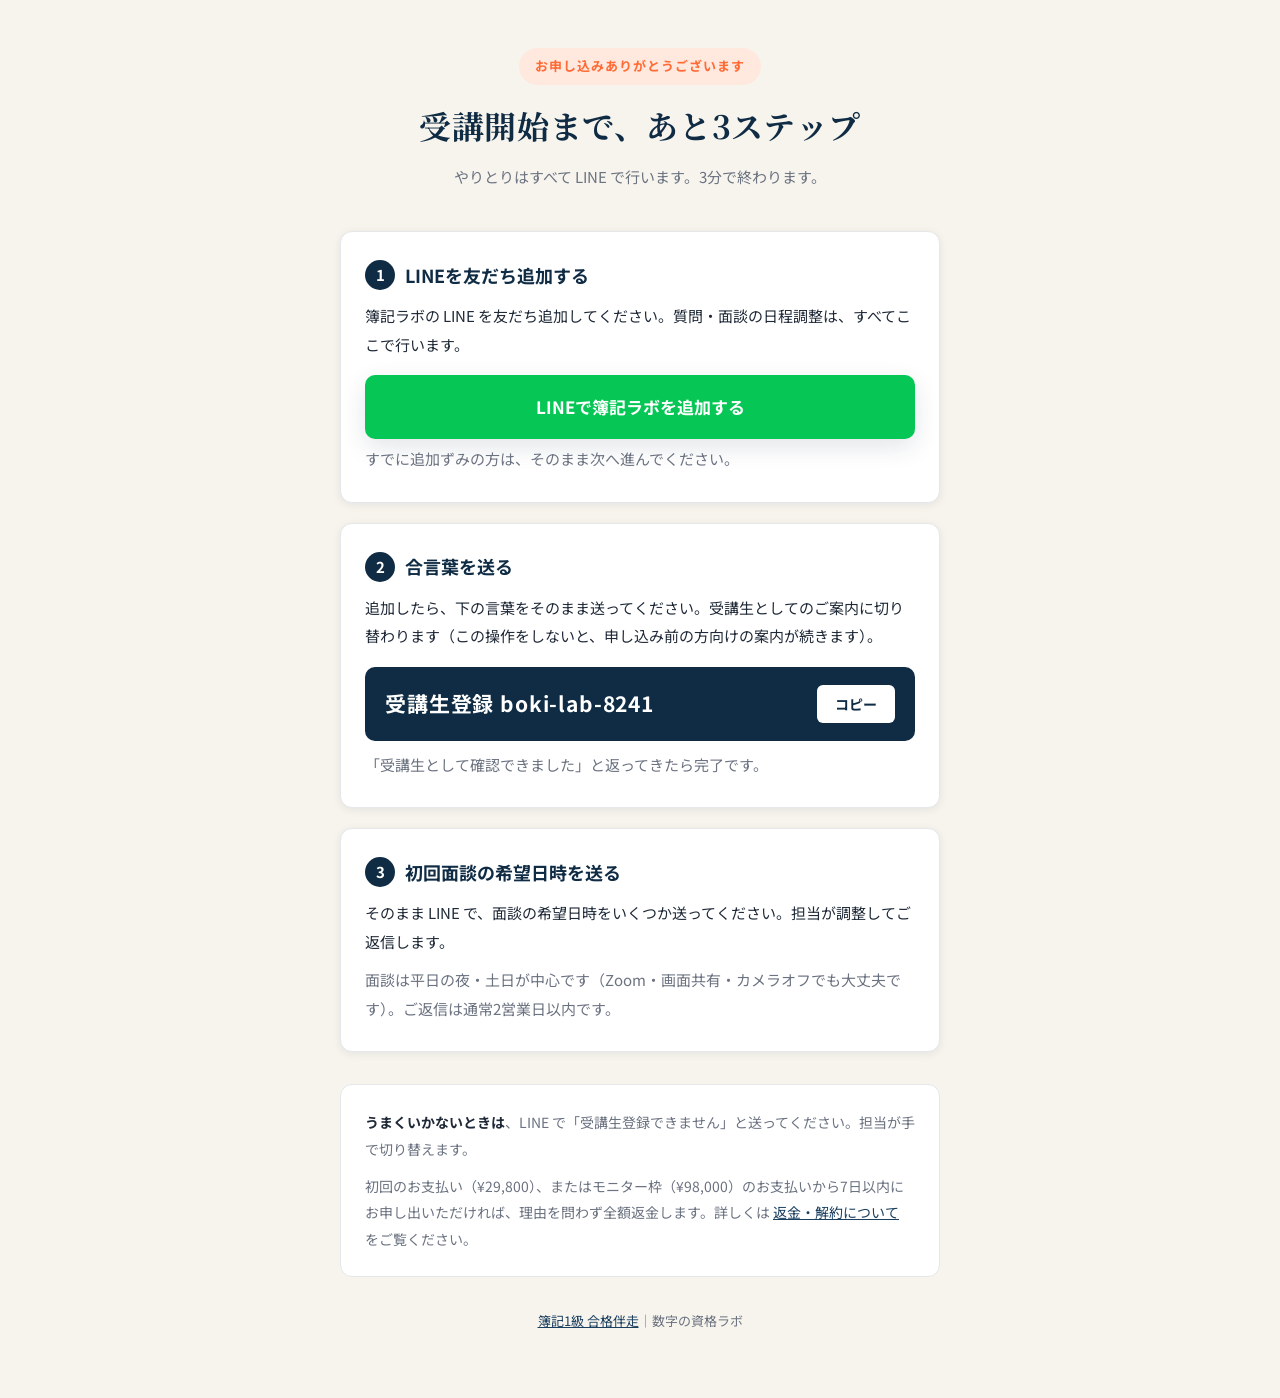
<file: boki-start.html>
<!DOCTYPE html>
<html lang="ja">
<head>
  <meta charset="UTF-8">
  <meta name="viewport" content="width=device-width, initial-scale=1.0">
  <title>受講開始のご案内｜簿記1級 合格伴走</title>
  <!-- 購入した方だけに渡すページ。検索には出さない -->
  <meta name="robots" content="noindex, nofollow">
  <link rel="preconnect" href="https://fonts.googleapis.com">
  <link rel="preconnect" href="https://fonts.gstatic.com" crossorigin>
  <link href="https://fonts.googleapis.com/css2?family=Noto+Sans+JP:wght@400;500;700;900&family=Noto+Serif+JP:wght@600;700&display=swap" rel="stylesheet">
  <style>
    :root {
      --navy: #0F2C44;
      --navy-soft: #1A3F5F;
      --orange: #FF6B35;
      --orange-soft: #FFE8DD;
      --green: #06C755;
      --green-dark: #04A547;
      --cream: #F7F4ED;
      --white: #FFFFFF;
      --text: #1F2937;
      --text-muted: #6B7280;
      --border: #E5E7EB;
      --shadow-sm: 0 2px 8px rgba(15, 44, 68, 0.08);
      --shadow-md: 0 8px 24px rgba(15, 44, 68, 0.12);
      --radius-md: 10px;
      --radius-lg: 12px;
    }
    * { margin: 0; padding: 0; box-sizing: border-box; }
    body {
      font-family: 'Noto Sans JP', sans-serif;
      color: var(--text);
      background: var(--cream);
      line-height: 1.9;
      -webkit-font-smoothing: antialiased;
    }
    .wrap { max-width: 640px; margin: 0 auto; padding: 48px 20px 64px; }

    .head { text-align: center; margin-bottom: 40px; }
    .head .eyebrow {
      display: inline-block;
      font-size: 13px; font-weight: 700; letter-spacing: .08em;
      color: var(--orange); background: var(--orange-soft);
      padding: 6px 16px; border-radius: 999px; margin-bottom: 16px;
    }
    .head h1 {
      font-family: 'Noto Serif JP', serif;
      font-size: clamp(24px, 5vw, 32px); font-weight: 700;
      color: var(--navy); line-height: 1.5; letter-spacing: .02em;
    }
    .head p { margin-top: 14px; color: var(--text-muted); font-size: 15px; }

    .step {
      background: var(--white);
      border: 1px solid var(--border);
      border-radius: var(--radius-lg);
      box-shadow: var(--shadow-sm);
      padding: 28px 24px;
      margin-bottom: 20px;
    }
    .step-no {
      display: inline-flex; align-items: center; justify-content: center;
      width: 30px; height: 30px; border-radius: 50%;
      background: var(--navy); color: var(--white);
      font-size: 15px; font-weight: 700; margin-right: 10px;
    }
    .step h2 {
      display: flex; align-items: center;
      font-size: 18px; font-weight: 700; color: var(--navy);
      margin-bottom: 12px; line-height: 1.5;
    }
    .step p { font-size: 15px; }
    .step p + p { margin-top: 10px; }
    .note { font-size: 13px; color: var(--text-muted); }

    .line-btn {
      display: block; text-align: center;
      background: var(--green); color: var(--white);
      font-size: 17px; font-weight: 700; text-decoration: none;
      padding: 16px 24px; border-radius: var(--radius-md);
      margin: 16px 0 6px; box-shadow: var(--shadow-md);
    }
    .line-btn:hover { background: var(--green-dark); }

    .code-box {
      display: flex; align-items: center; gap: 12px; flex-wrap: wrap;
      background: var(--navy); border-radius: var(--radius-md);
      padding: 18px 20px; margin: 16px 0 10px;
    }
    .code-box .code {
      flex: 1 1 auto;
      font-size: clamp(17px, 4.5vw, 21px); font-weight: 700;
      color: var(--white); letter-spacing: .04em;
      word-break: break-all; line-height: 1.5;
    }
    .code-box button {
      flex: 0 0 auto;
      font-family: inherit; font-size: 14px; font-weight: 700;
      color: var(--navy); background: var(--white);
      border: none; border-radius: 6px; padding: 9px 18px; cursor: pointer;
    }
    .code-box button:hover { background: var(--orange-soft); }

    .tail {
      background: var(--white); border: 1px solid var(--border);
      border-radius: var(--radius-lg); padding: 24px;
      font-size: 14px; color: var(--text-muted); margin-top: 32px;
    }
    .tail strong { color: var(--text); }
    .tail a { color: var(--navy-soft); }
    footer { text-align: center; margin-top: 32px; font-size: 13px; color: var(--text-muted); }
    footer a { color: var(--navy-soft); }
  </style>
</head>
<body>
  <div class="wrap">
    <div class="head">
      <span class="eyebrow">お申し込みありがとうございます</span>
      <h1>受講開始まで、あと3ステップ</h1>
      <p>やりとりはすべて LINE で行います。3分で終わります。</p>
    </div>

    <div class="step">
      <h2><span class="step-no">1</span>LINEを友だち追加する</h2>
      <p>簿記ラボの LINE を友だち追加してください。質問・面談の日程調整は、すべてここで行います。</p>
      <a class="line-btn" href="https://lin.ee/wDWTB5b">LINEで簿記ラボを追加する</a>
      <p class="note">すでに追加ずみの方は、そのまま次へ進んでください。</p>
    </div>

    <div class="step">
      <h2><span class="step-no">2</span>合言葉を送る</h2>
      <p>追加したら、下の言葉をそのまま送ってください。受講生としてのご案内に切り替わります（この操作をしないと、申し込み前の方向けの案内が続きます）。</p>
      <div class="code-box">
        <span class="code" id="code">受講生登録 boki-lab-8241</span>
        <button type="button" id="copy">コピー</button>
      </div>
      <p class="note">「受講生として確認できました」と返ってきたら完了です。</p>
    </div>

    <div class="step">
      <h2><span class="step-no">3</span>初回面談の希望日時を送る</h2>
      <p>そのまま LINE で、面談の希望日時をいくつか送ってください。担当が調整してご返信します。</p>
      <p class="note">面談は平日の夜・土日が中心です（Zoom・画面共有・カメラオフでも大丈夫です）。ご返信は通常2営業日以内です。</p>
    </div>

    <div class="tail">
      <p><strong>うまくいかないときは</strong>、LINE で「受講生登録できません」と送ってください。担当が手で切り替えます。</p>
      <p style="margin-top:10px">初回のお支払い（¥29,800）、またはモニター枠（¥98,000）のお支払いから7日以内にお申し出いただければ、理由を問わず全額返金します。詳しくは <a href="https://sujilab.net/boki#legal-refund">返金・解約について</a> をご覧ください。</p>
    </div>

    <footer>
      <a href="https://sujilab.net/boki">簿記1級 合格伴走</a>｜数字の資格ラボ
    </footer>
  </div>

  <script>
    // 合言葉をコピーする（LINEに貼り付けてもらう）
    document.getElementById('copy').addEventListener('click', function () {
      var text = document.getElementById('code').textContent.trim();
      var done = function () {
        var btn = document.getElementById('copy');
        btn.textContent = 'コピーしました';
        setTimeout(function () { btn.textContent = 'コピー'; }, 2000);
      };
      if (navigator.clipboard && navigator.clipboard.writeText) {
        navigator.clipboard.writeText(text).then(done, function () {});
      }
    });
  </script>
</body>
</html>
</file>
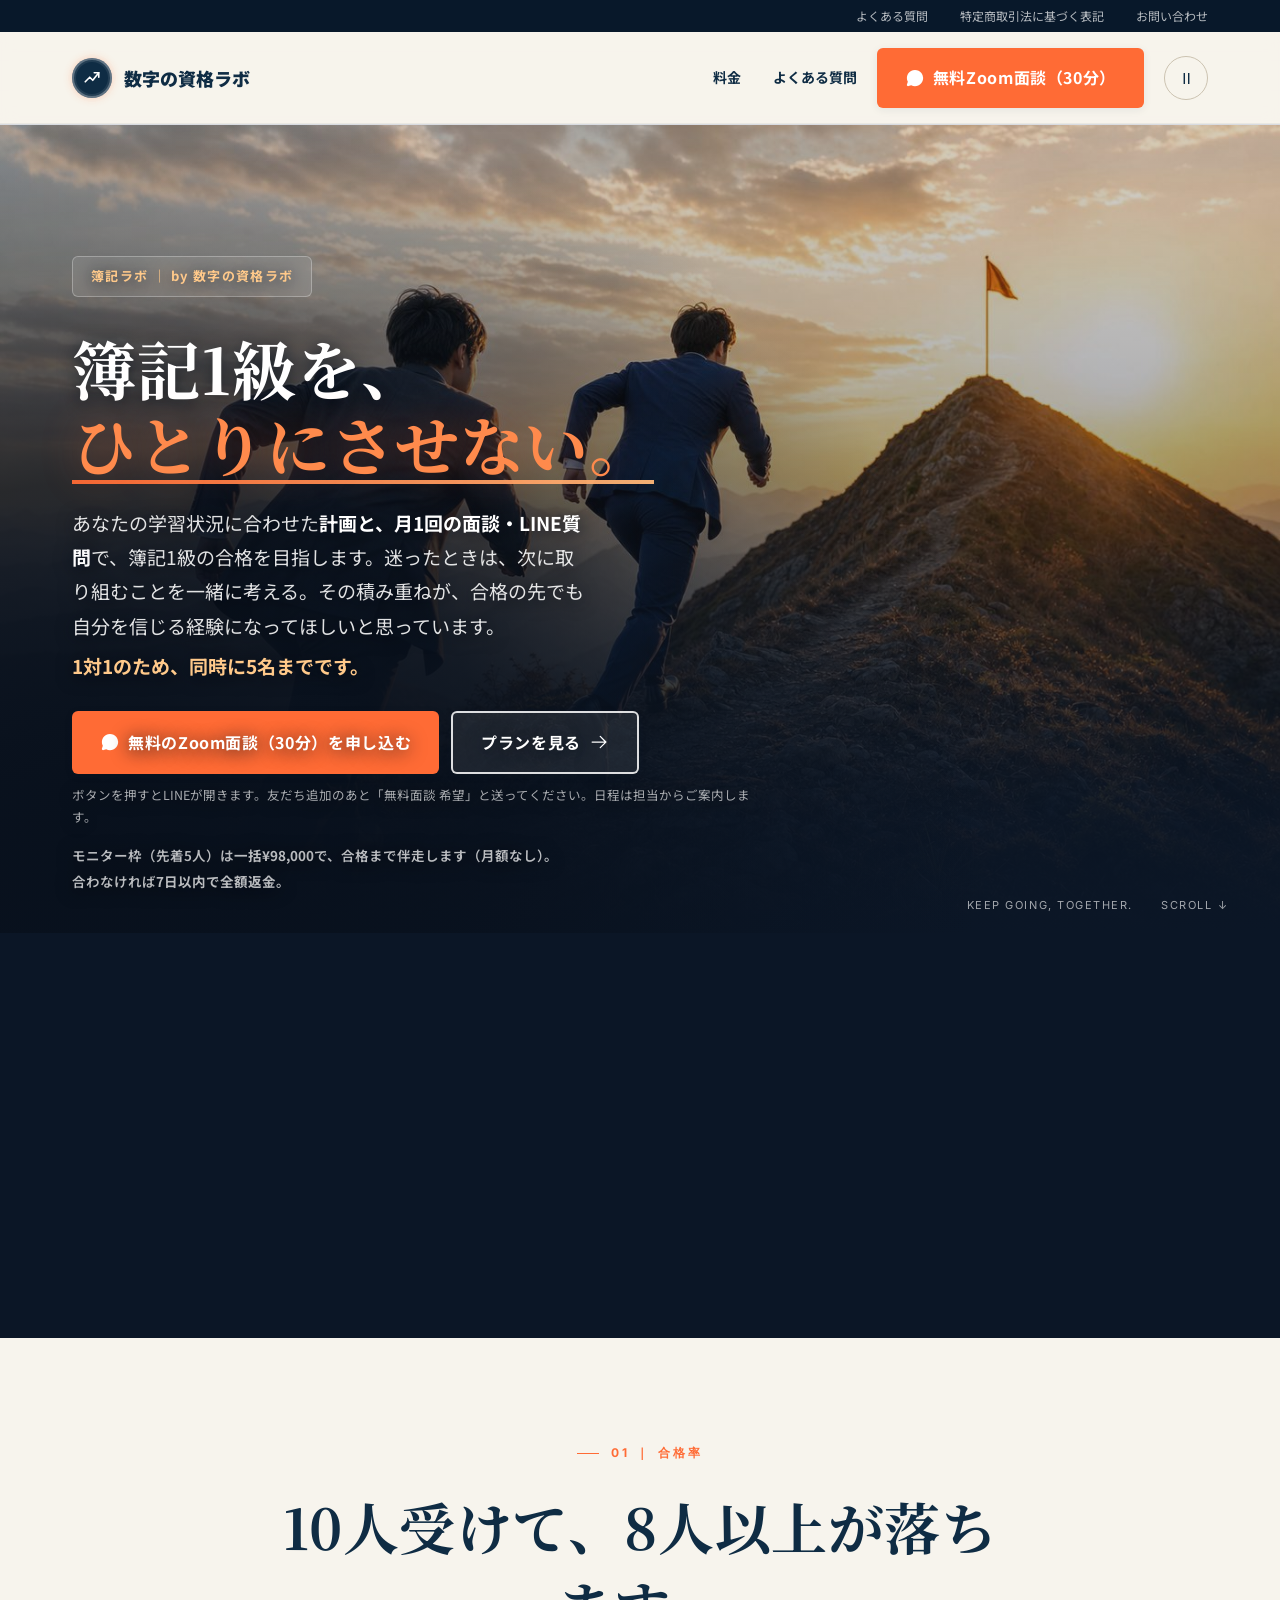
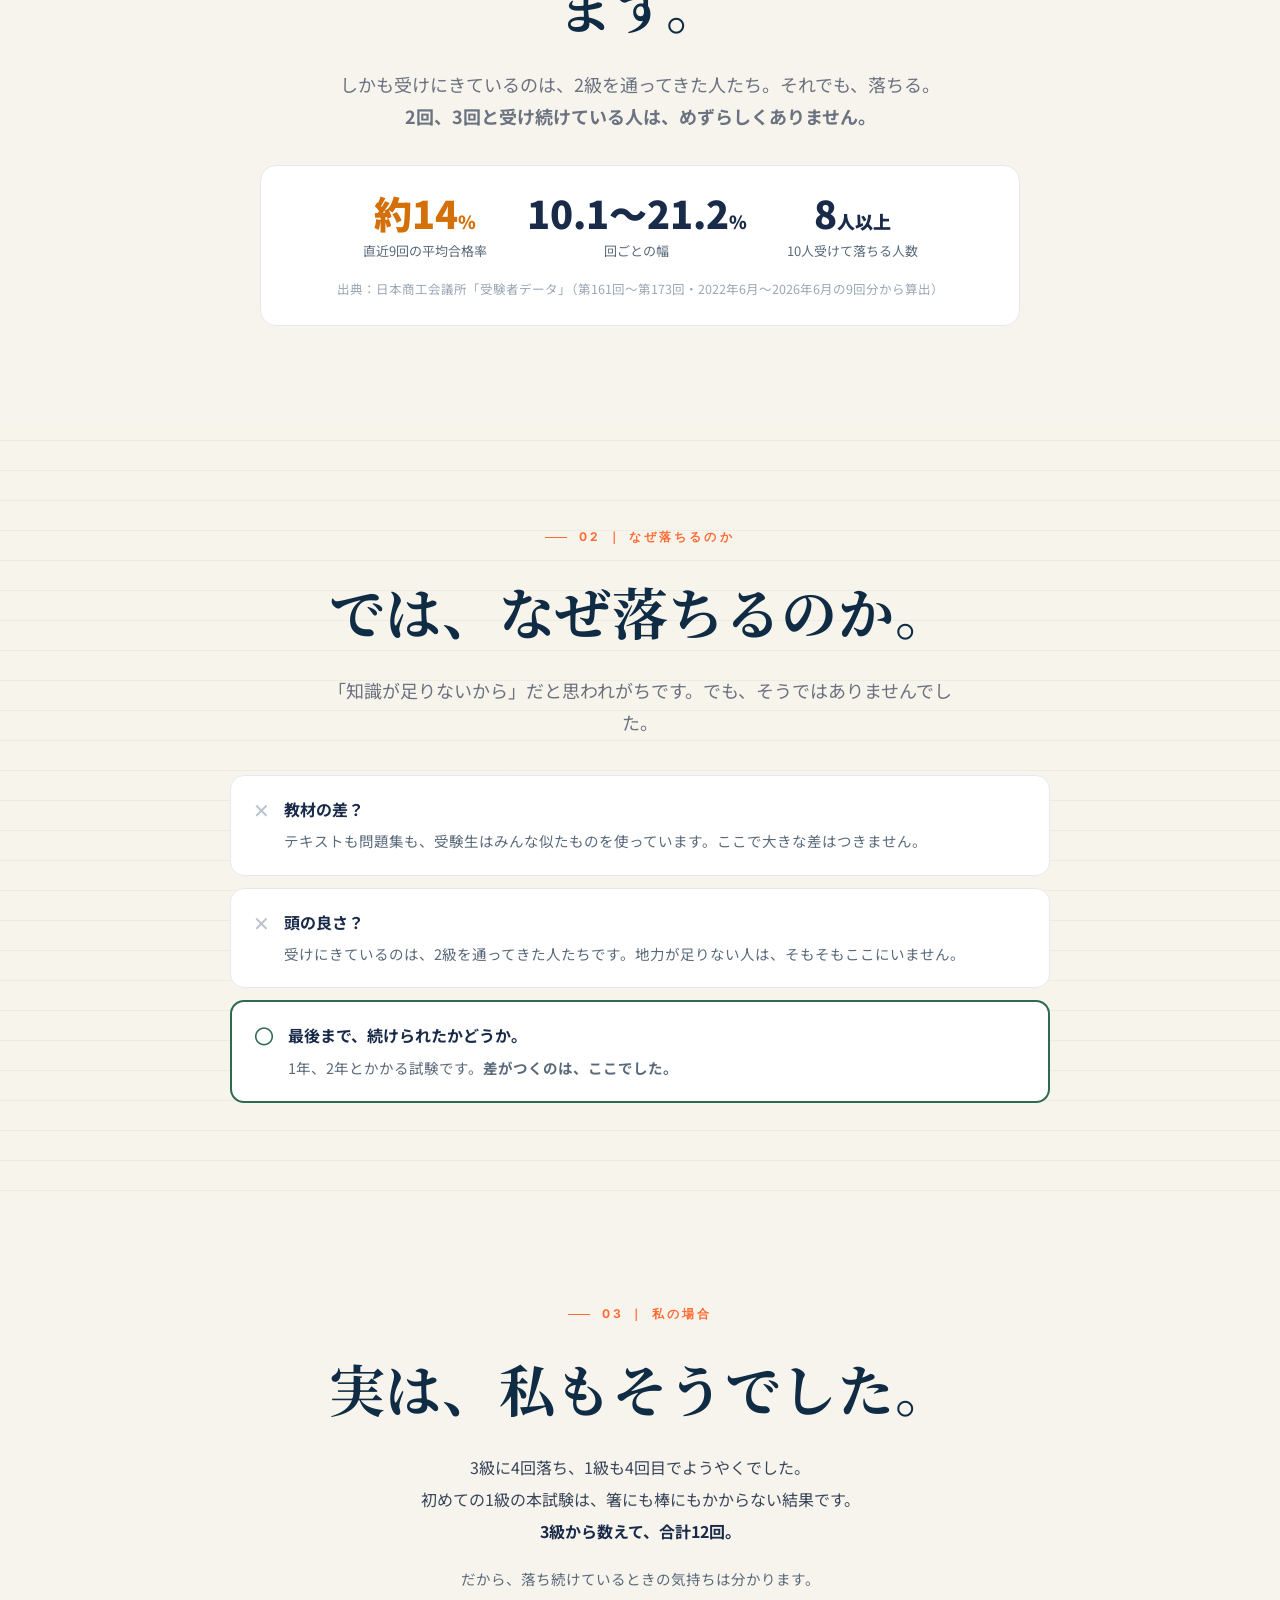
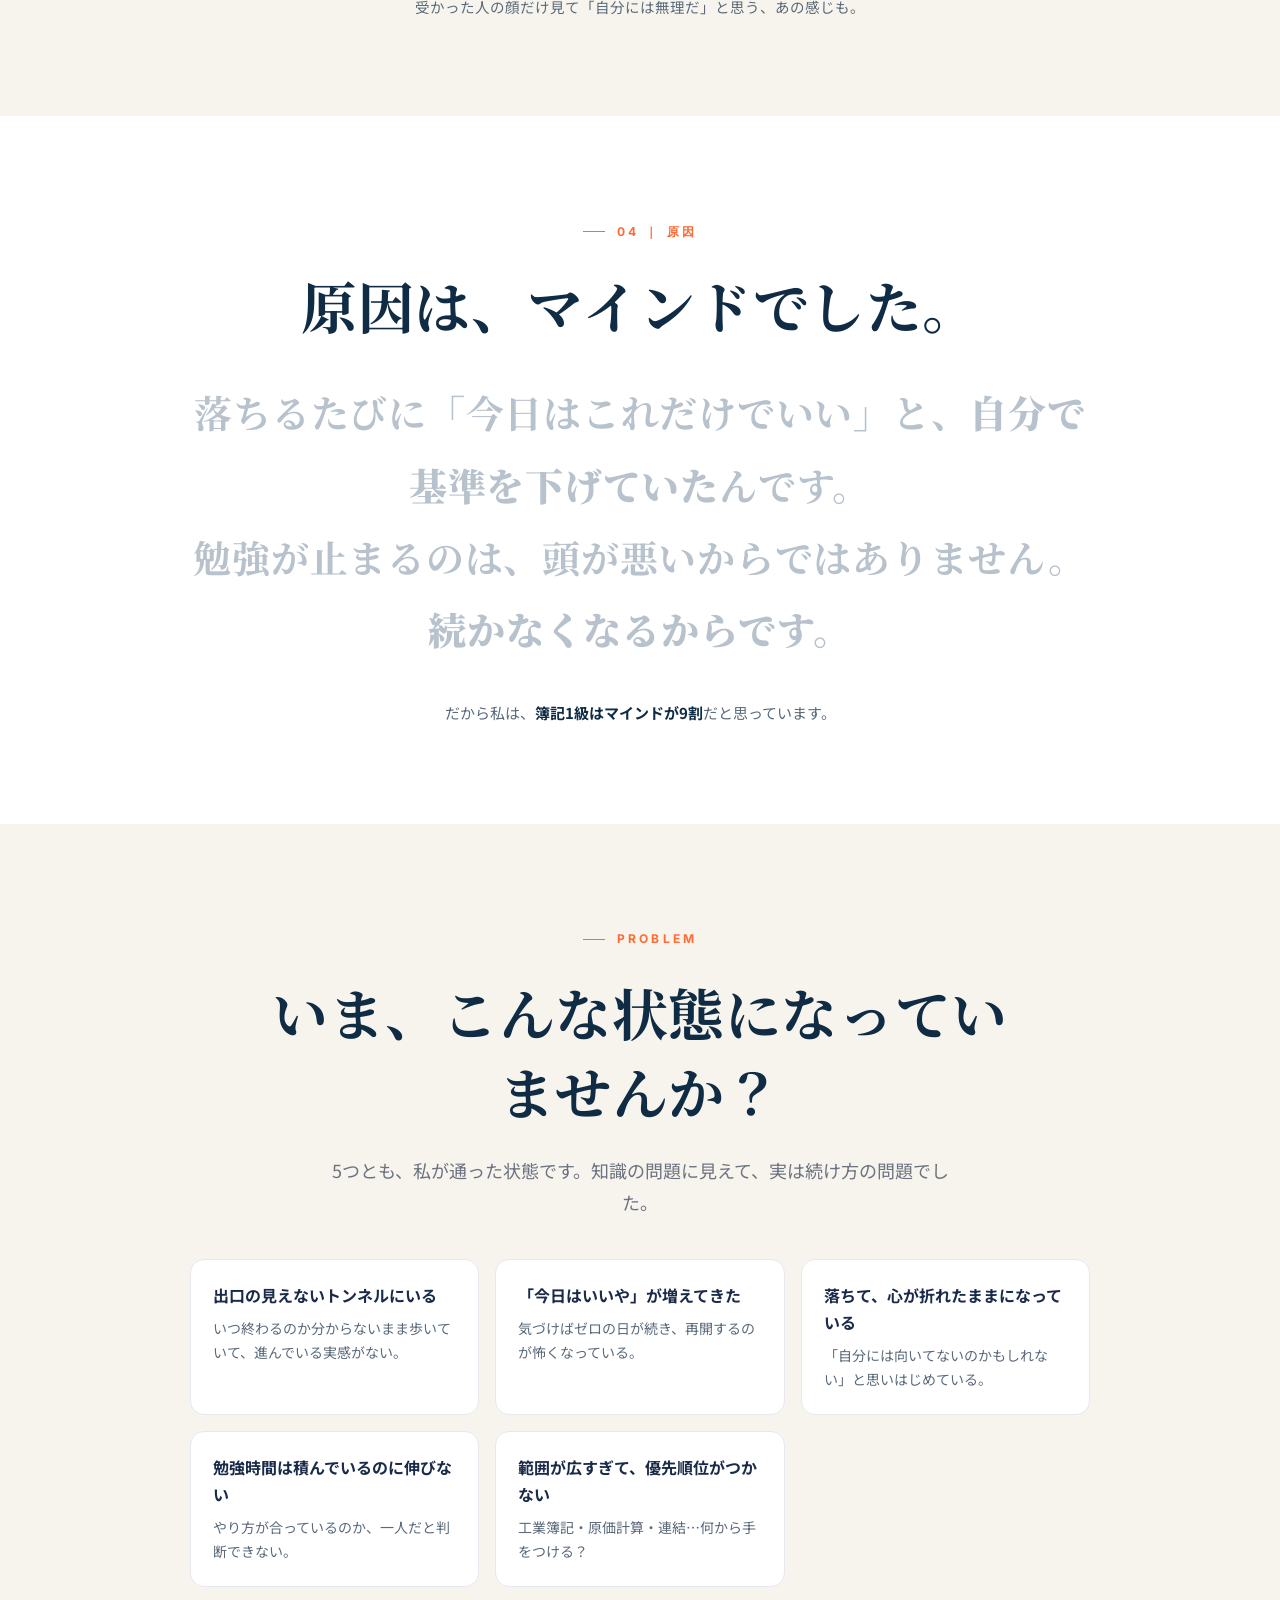
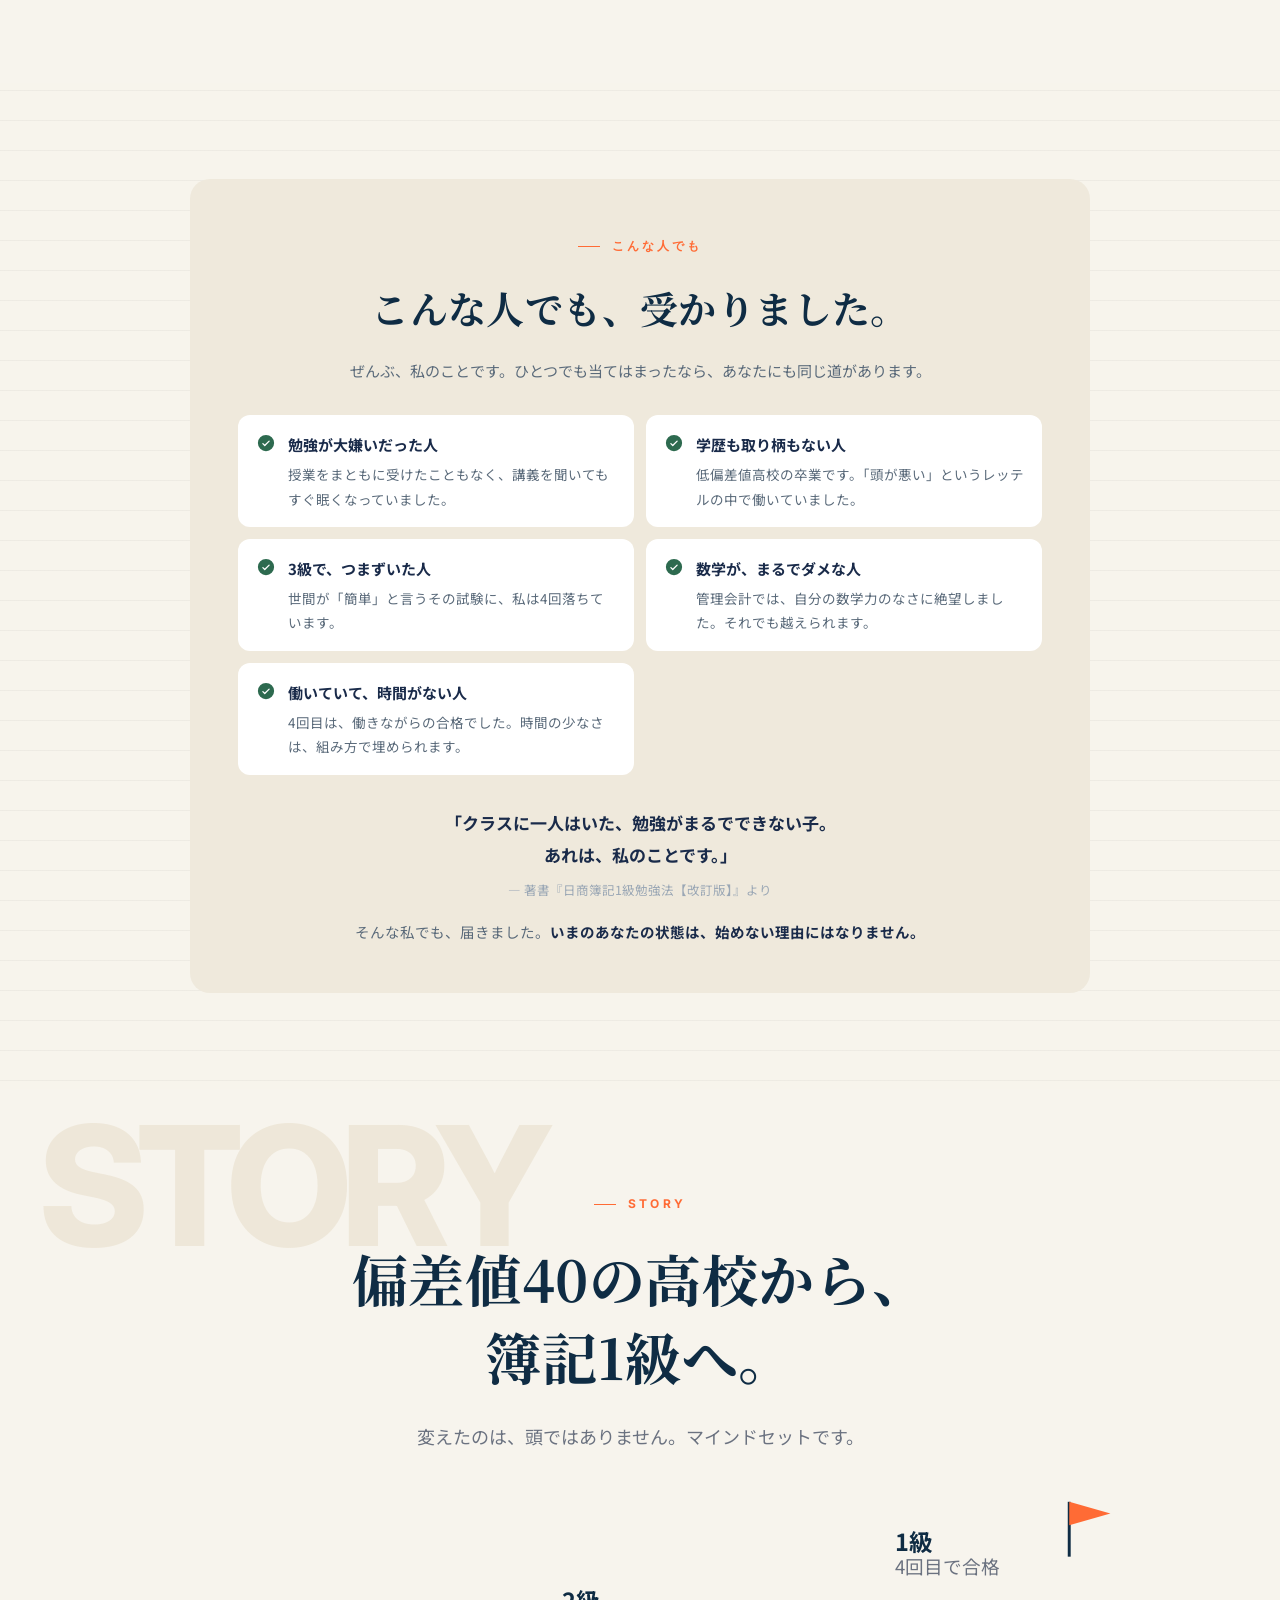
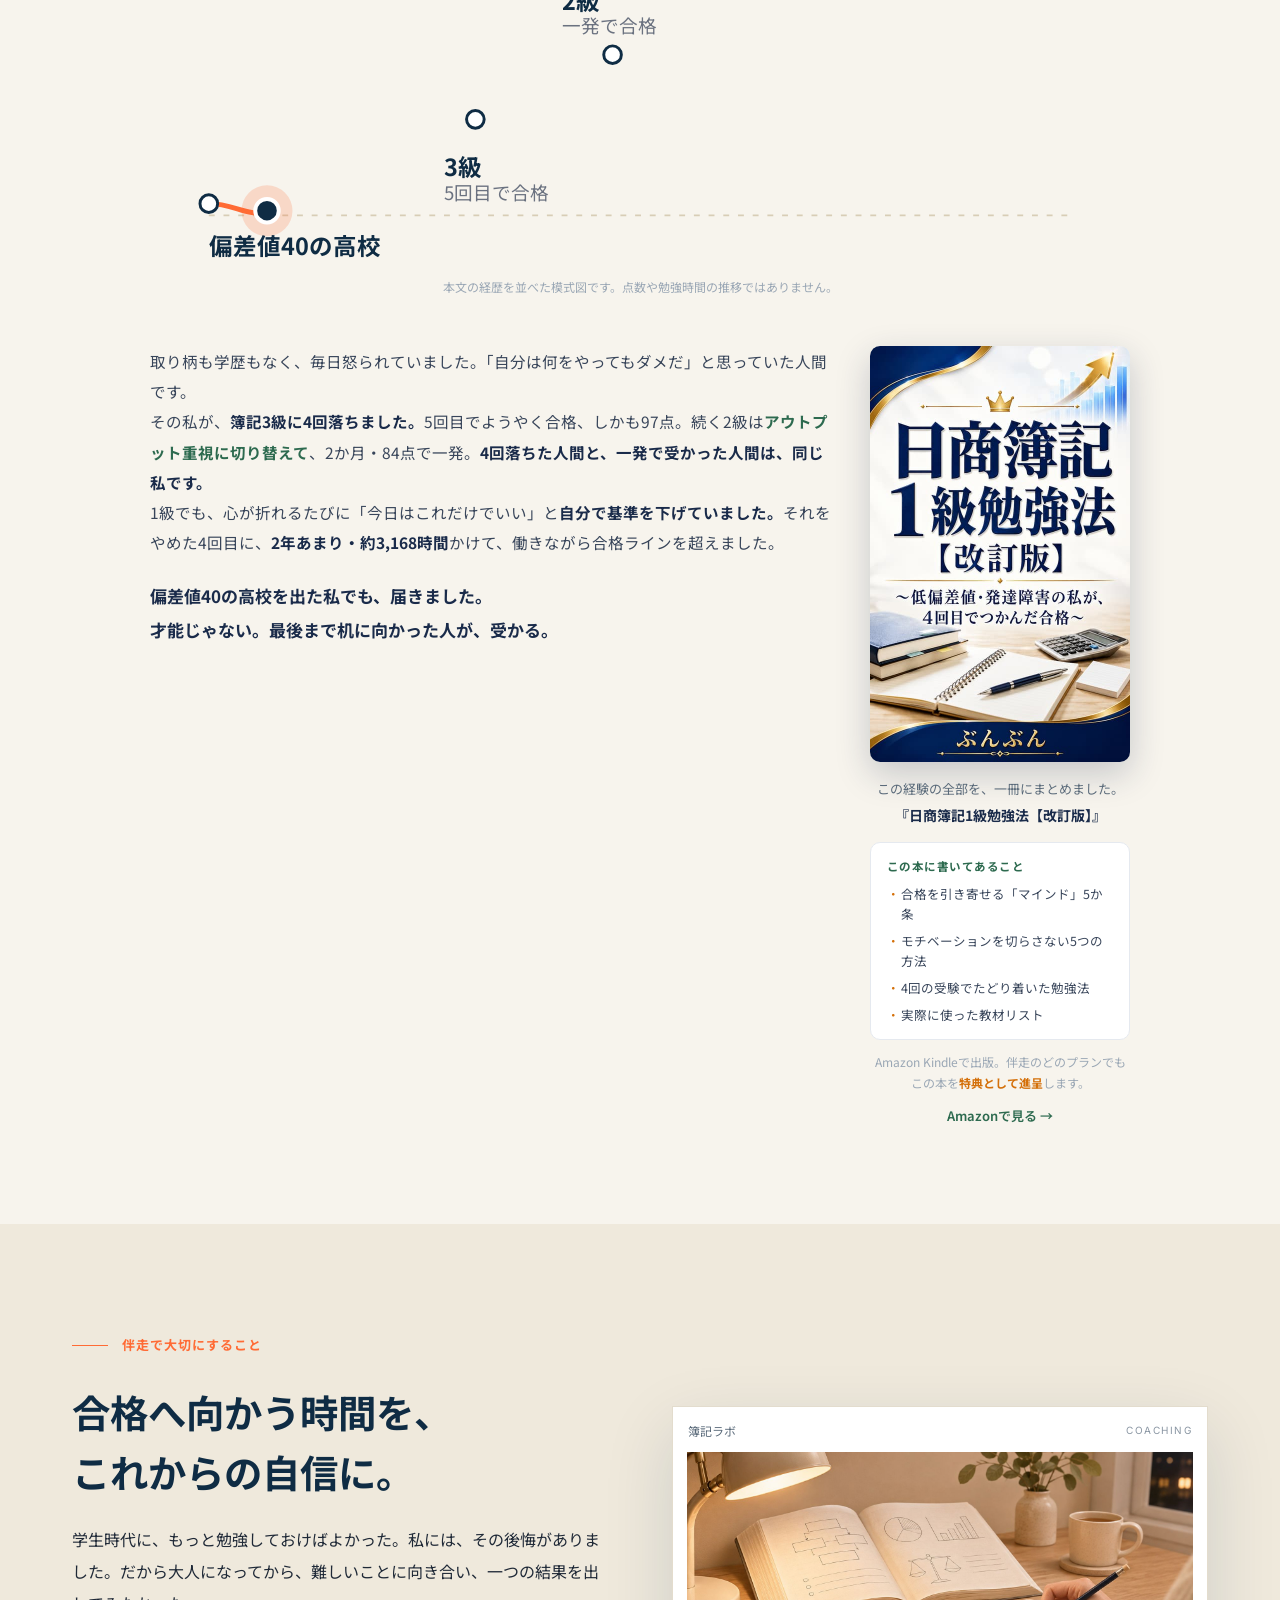
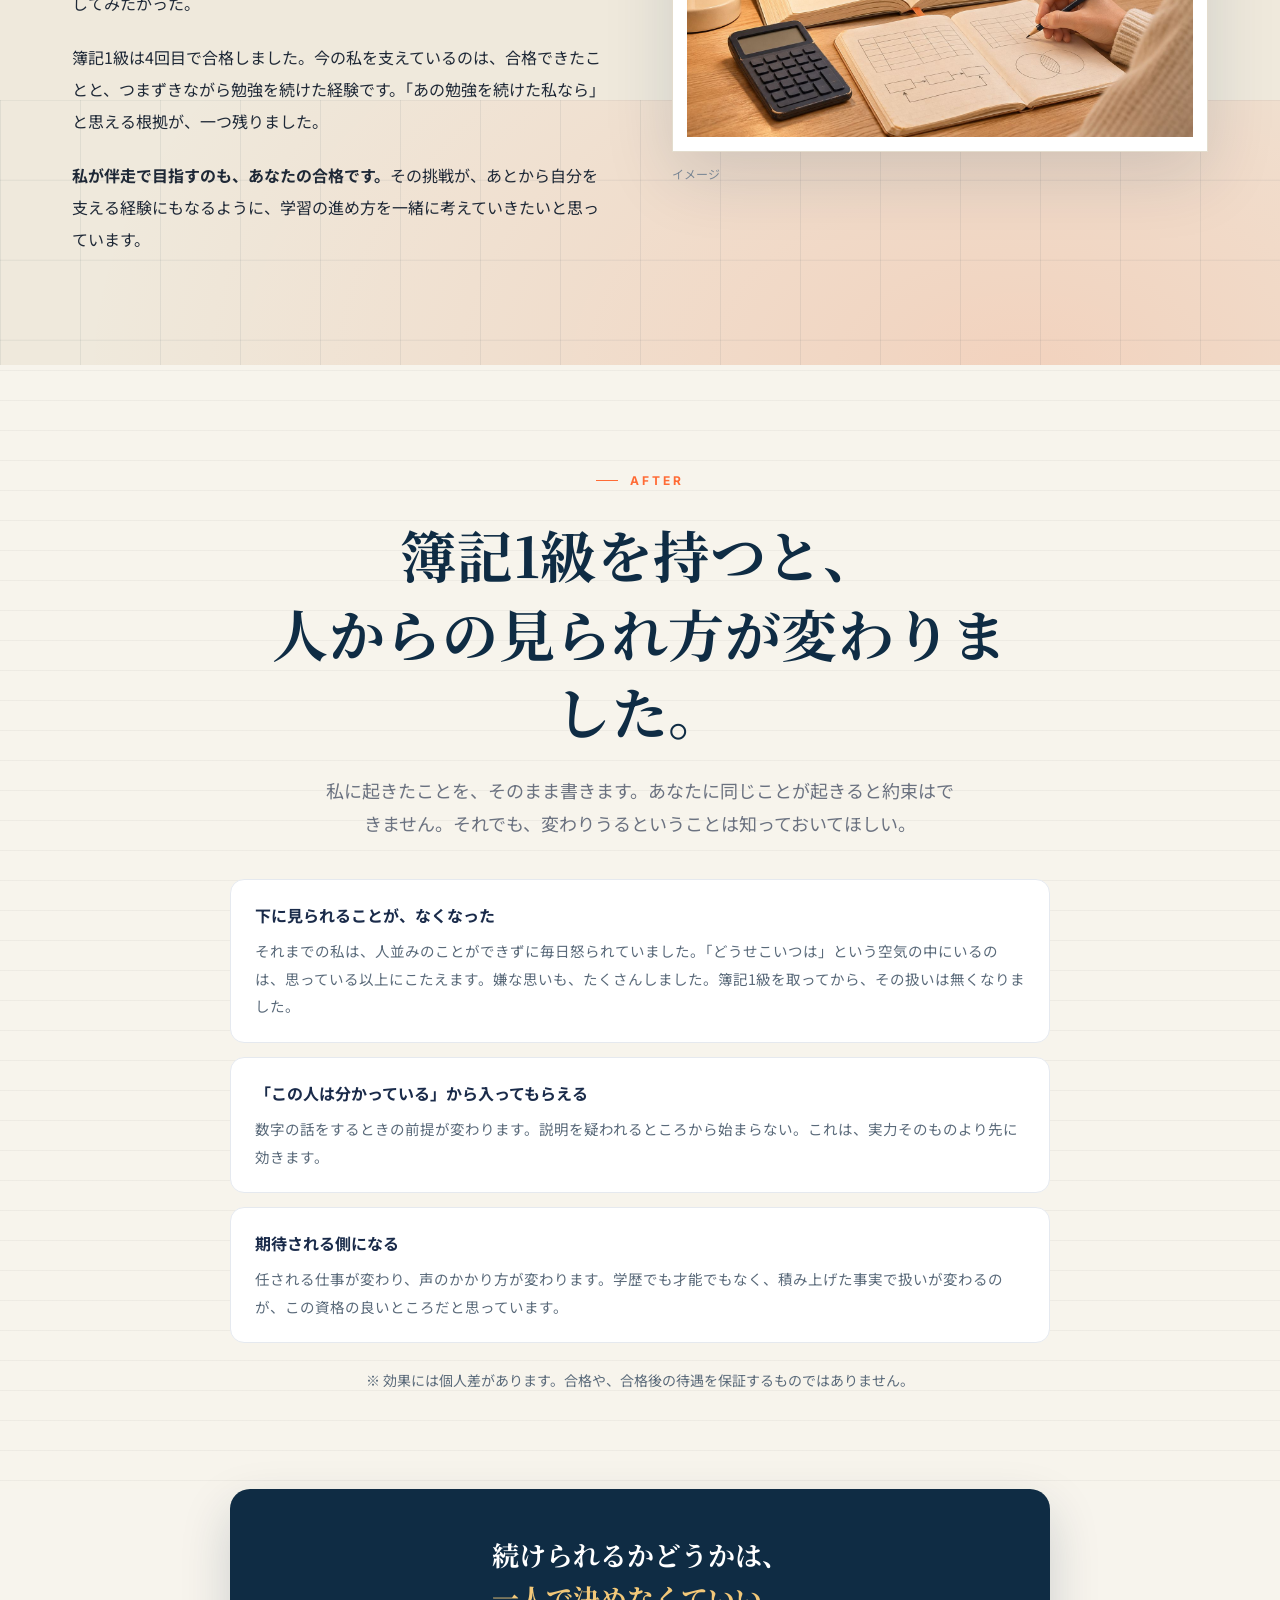
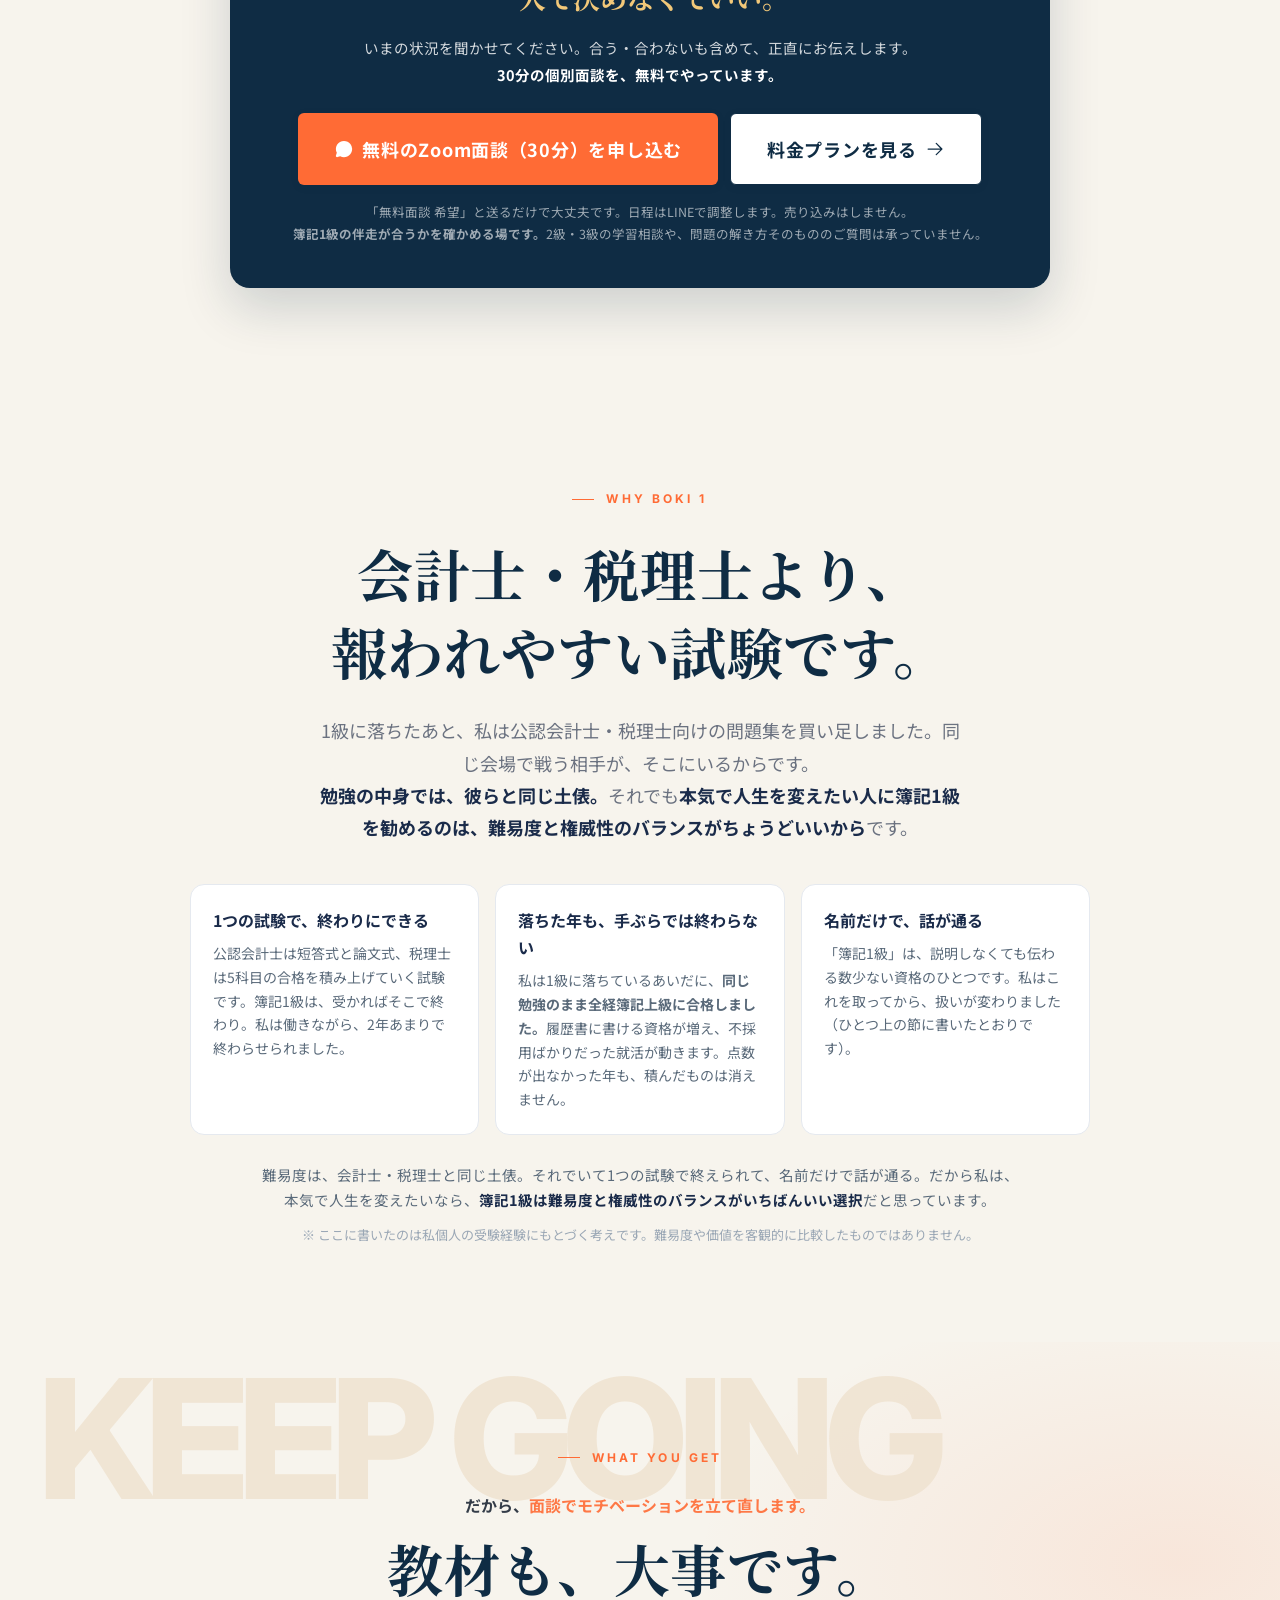
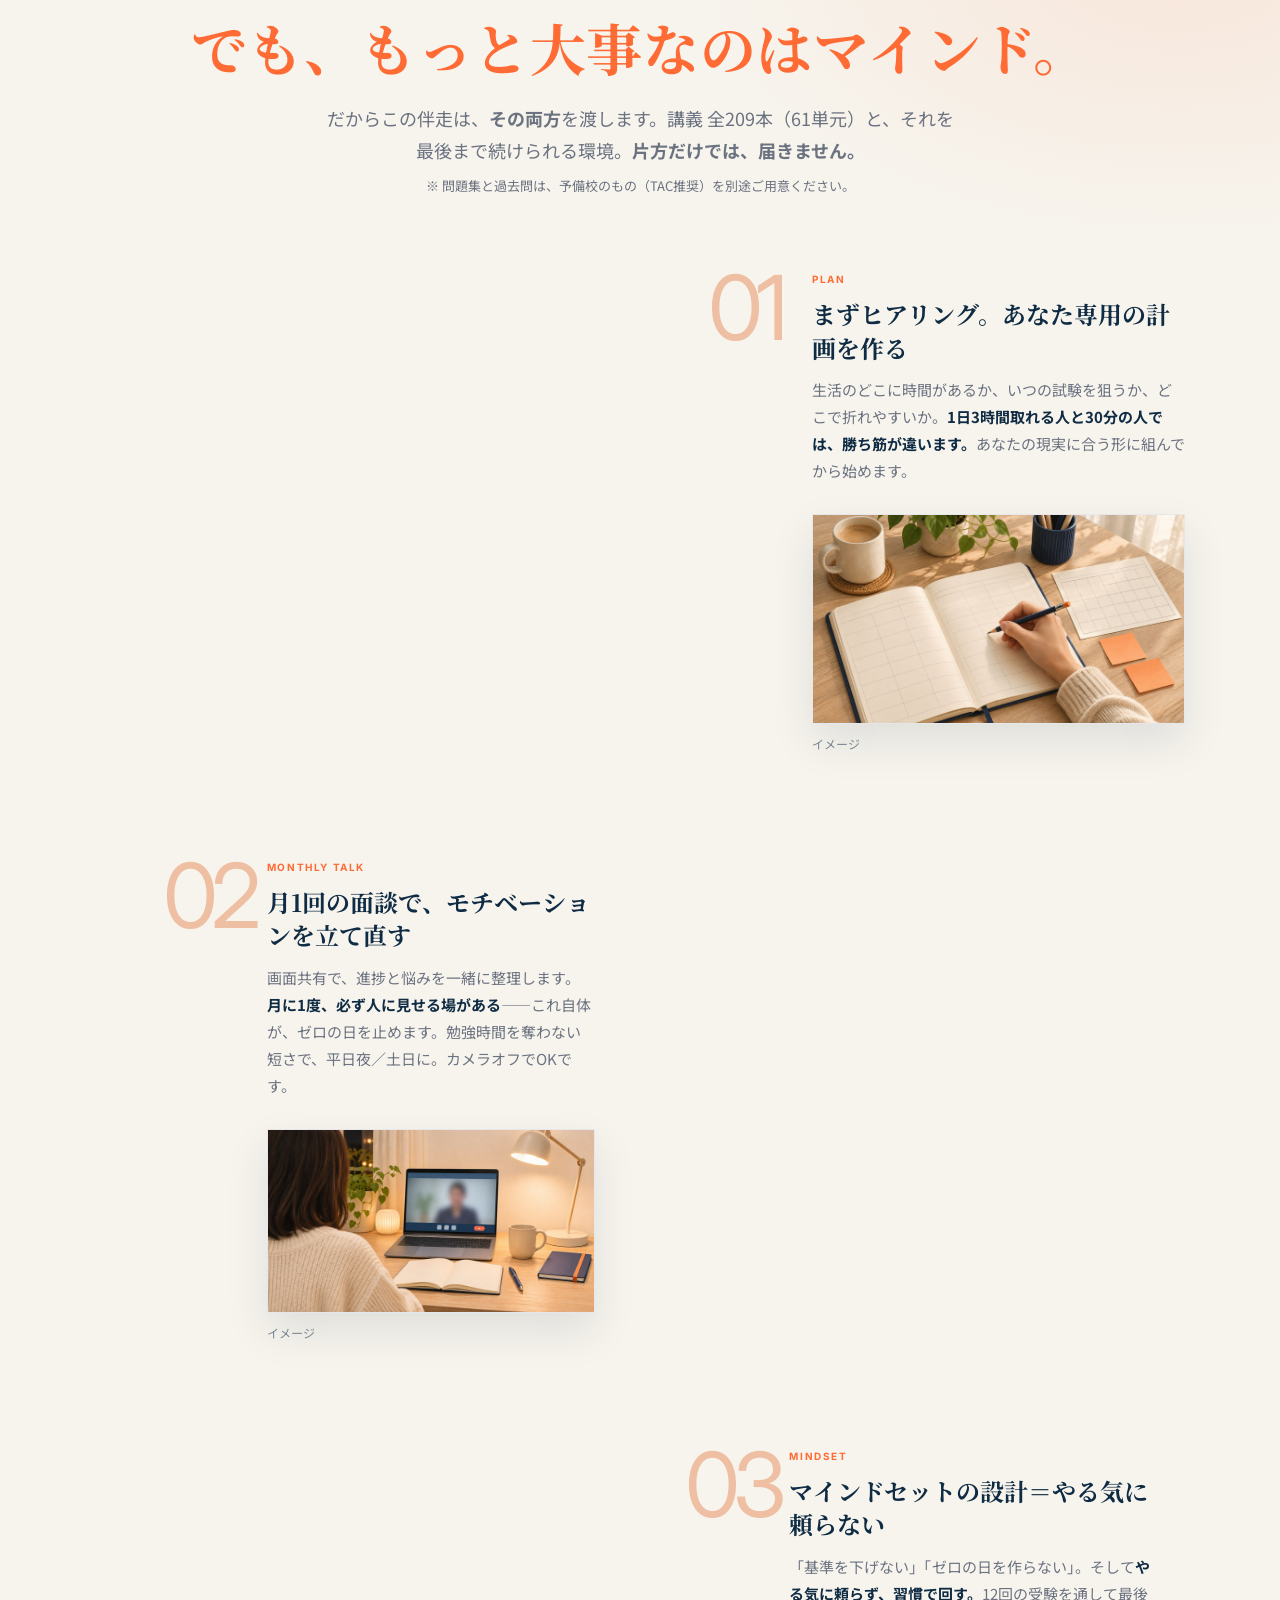
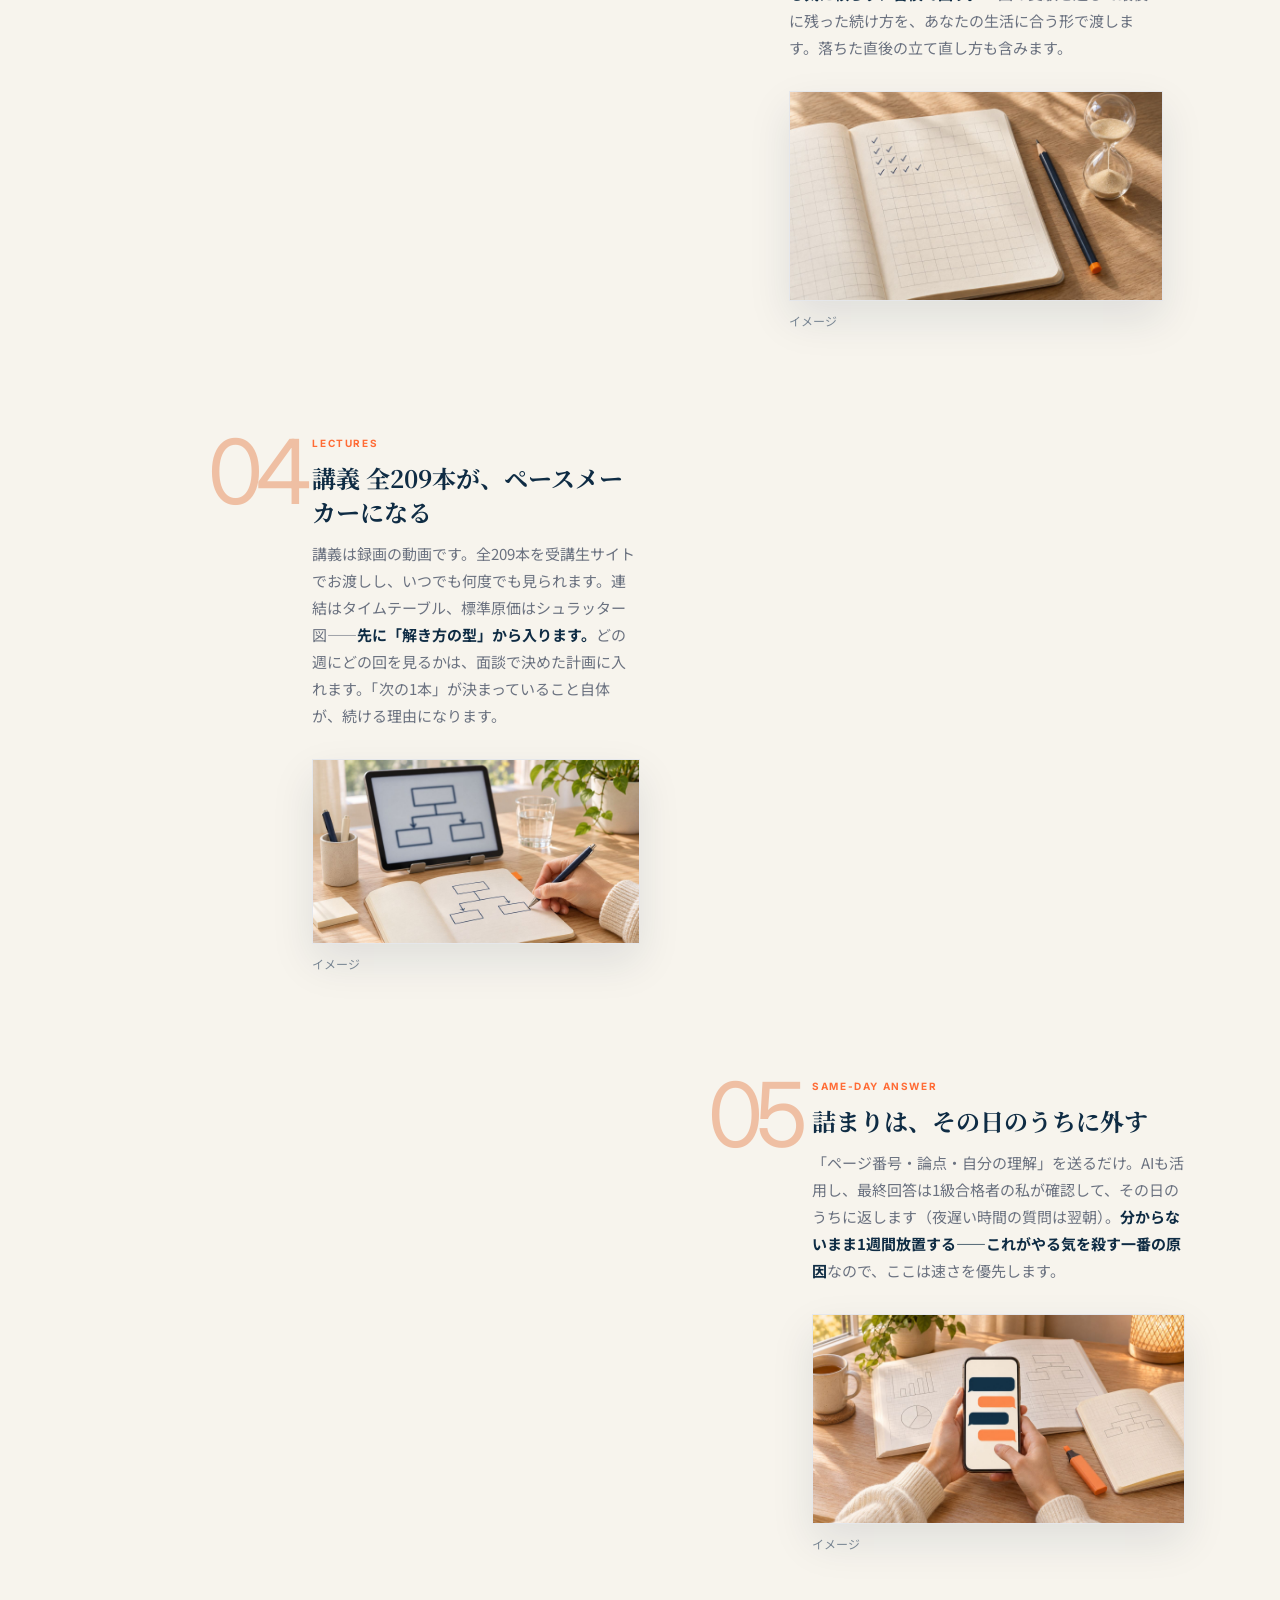
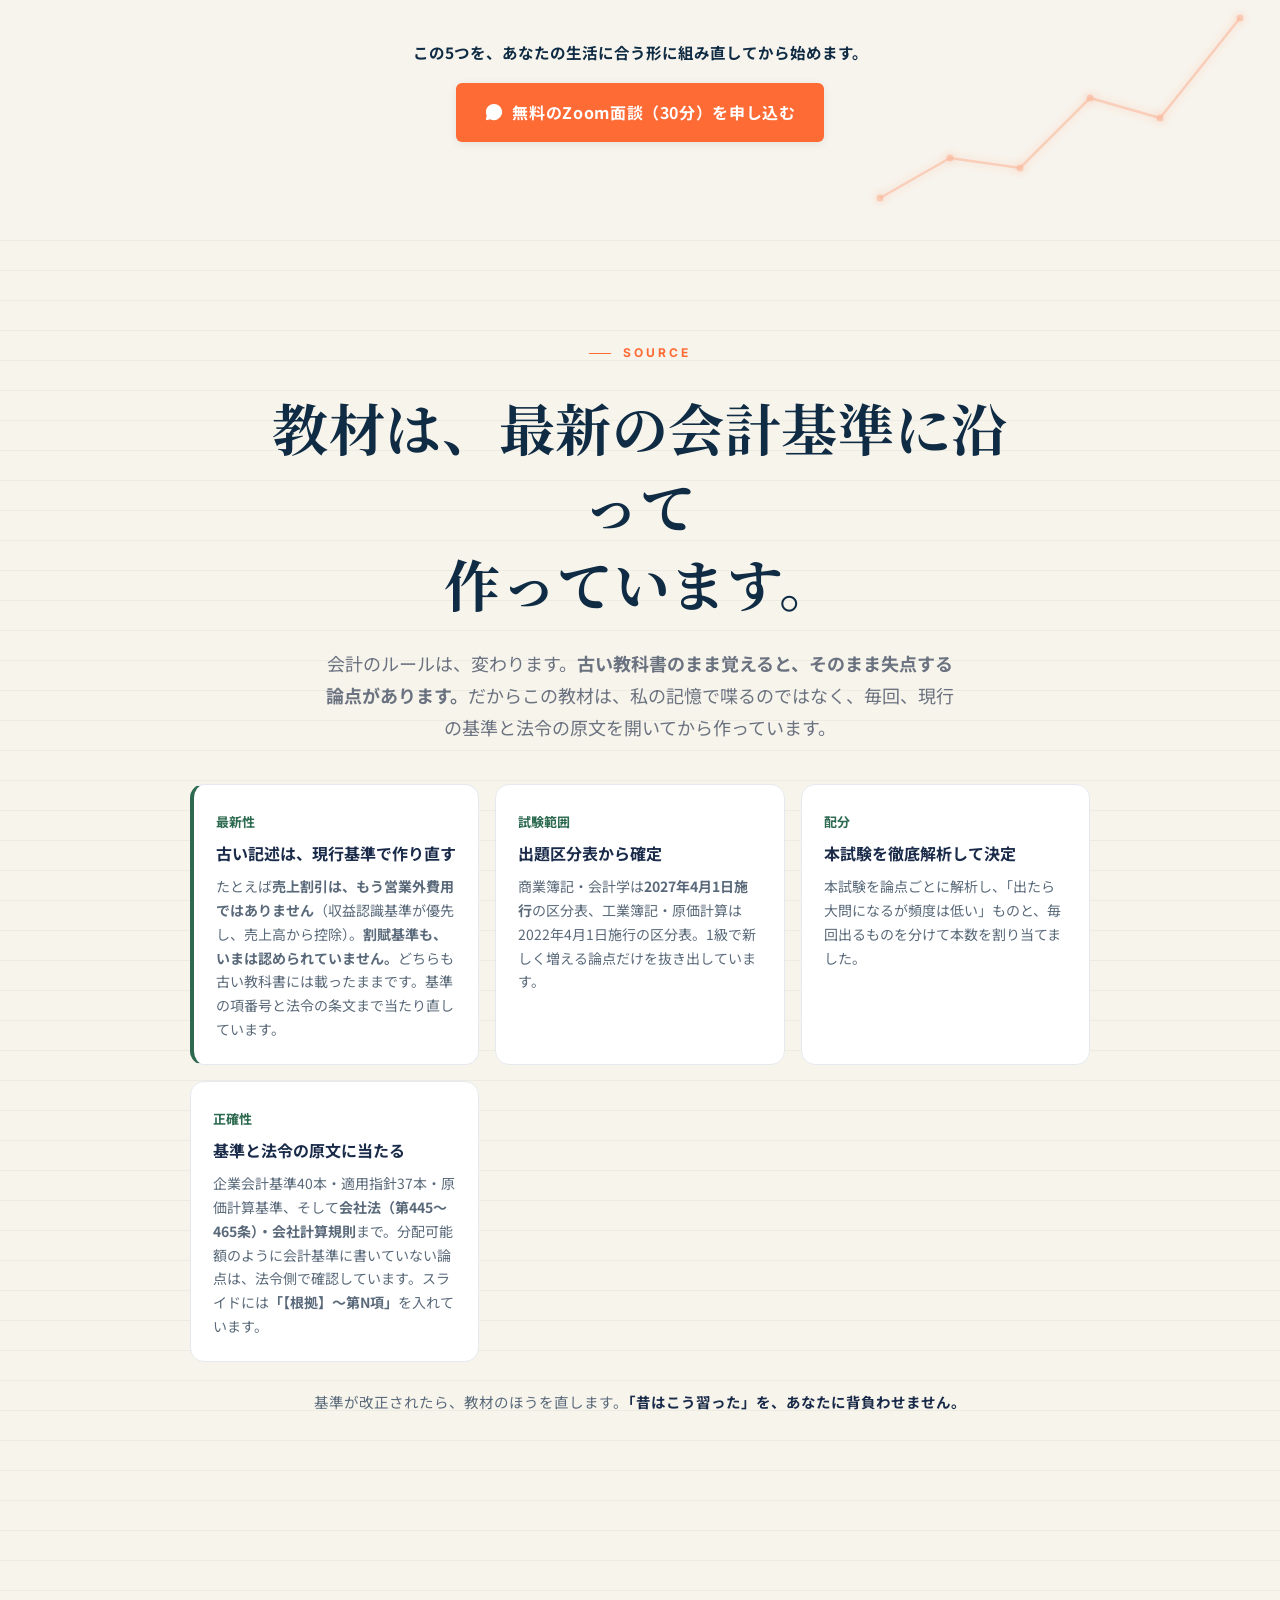
<file: boki-v2.html>
<!DOCTYPE html>
<html lang="ja">
<head>
  <!-- Google tag (gtag.js) -->
  <script async src="https://www.googletagmanager.com/gtag/js?id=G-1YC8Z04C44"></script>
  <script>
    window.dataLayer = window.dataLayer || [];
    function gtag(){dataLayer.push(arguments);}
    gtag('js', new Date());
    gtag('config', 'G-1YC8Z04C44');
  </script>
  <meta charset="UTF-8">
  <meta name="viewport" content="width=device-width, initial-scale=1.0">
  <title>簿記1級 合格伴走｜数字の資格ラボ</title>
  <meta name="description" content="簿記1級の合格を目指す学習を、個別の計画・月1回のZoom面談・LINE質問で支えます。講義 全209本（61単元）。合格へ向かう時間が、その先の自信にもつながるように、学習の進め方を一緒に考えます。1対1のため先着5人のモニター枠。一括¥98,000で合格まで伴走します（月額なし・7日以内なら全額返金）。">

  <!-- 検索・SNS最適化 -->
  <link rel="canonical" href="https://sujilab.net/boki-v2">
  <meta name="robots" content="index, follow">
  <meta property="og:type" content="website">
  <meta property="og:site_name" content="数字の資格ラボ">
  <meta property="og:locale" content="ja_JP">
  <meta property="og:title" content="簿記1級 合格伴走｜計画・面談・LINEで支える">
  <meta property="og:description" content="個別の学習計画と、講義 全209本（61単元）・月1回の面談・LINE質問で、簿記1級の合格を目指します。合格へ向かう時間を、その先の自信にも。1対1のため先着5人のモニター枠。一括¥98,000で合格まで伴走（月額なし）。">
  <meta property="og:url" content="https://sujilab.net/boki-v2">
  <meta property="og:image" content="https://sujilab.net/assets/og-image-boki.jpg">
  <meta property="og:image:type" content="image/jpeg">
  <meta property="og:image:width" content="1200">
  <meta property="og:image:height" content="630">
  <meta property="og:image:alt" content="簿記1級 合格伴走｜本質から理解し、得点力を極める。あなたに合わせた学習設計・理解が深まる徹底解説・合格まで伴走">
  <meta name="twitter:card" content="summary_large_image">
  <meta name="twitter:title" content="簿記1級 合格伴走｜計画・面談・LINEで支える">
  <meta name="twitter:description" content="個別の学習計画と、講義 全209本（61単元）・月1回の面談・LINE質問で、簿記1級の合格を目指します。合格へ向かう時間が、その先の自信にもつながるように。1対1のため先着5人のモニター枠。">
  <meta name="twitter:image" content="https://sujilab.net/assets/og-image-boki.jpg">
  <meta name="twitter:image:alt" content="簿記1級 合格伴走｜本質から理解し、得点力を極める。あなたに合わせた学習設計・理解が深まる徹底解説・合格まで伴走">
  <script type="application/ld+json">
  {
    "@context": "https://schema.org",
    "@graph": [
      {
        "@type": "Organization",
        "name": "数字の資格ラボ",
        "url": "https://sujilab.net/",
        "description": "証券アナリスト(CMA)1次試験対策の理解重視型オンライン講座。"
      },
      {
        "@type": "Course",
        "name": "日商簿記1級 合格伴走",
        "description": "講義 全209本（61単元）と月1回のZoom面談・LINE質問で、日商簿記1級の合格を目指して伴走するオンライン講座。初回ヒアリングで受講者ごとの学習計画を作り、モチベーションが切れない続け方まで一緒に設計する。",
        "inLanguage": "ja",
        "provider": {
          "@type": "Organization",
          "name": "数字の資格ラボ",
          "url": "https://sujilab.net/"
        }
      }
    ]
  }
  </script>

  <link rel="preconnect" href="https://fonts.googleapis.com">
  <link rel="preconnect" href="https://fonts.gstatic.com" crossorigin>
  <link href="https://fonts.googleapis.com/css2?family=Noto+Sans+JP:wght@400;500;700;900&family=Noto+Serif+JP:wght@600;700;900&family=Inter:wght@400;700;900&display=swap" rel="stylesheet">
  <style>
    /* ============================================
       数字の資格ラボ LP — Design System
       Theme: ディープネイビー × ウォームオレンジ × クリームベージュ
       ============================================ */

    /* リセット */
    html { scroll-behavior: smooth; }
    *, *::before, *::after { box-sizing: border-box; margin: 0; padding: 0; }
    #mission, #curriculum, #pricing, #faq { scroll-margin-top: 88px; }
    img, svg { max-width: 100%; height: auto; display: block; }
    button { font-family: inherit; cursor: pointer; border: none; background: none; }
    a { color: inherit; text-decoration: none; }
    ul, ol { list-style: none; }

    /* CSS 変数 */
    :root {
      /* 🔴 2026-08-11：本人指示「デザインは全部あわせてほしい」で、
         旧「墨＋朱＋和紙」の配色を index と同じブランド配色に揃えた。
         index.html の :root と同じ値。ここを触るときは4ページ同時に触ること。 */
      --navy: #0F2C44;
      --navy-soft: #1A3F5F;
      --navy-deep: #08182A;
      --orange: #FF6B35;
      --orange-soft: #FFE8DD;
      --green: #06C755;
      --green-dark: #04A547;
      --cream: #F7F4ED;
      --cream-deep: #EFE9DC;
      --white: #FFFFFF;
      --text: #1F2937;
      --text-muted: #6B7280;
      --text-light: #9CA3AF;
      --border: #E5E7EB;
      --border-dark: #2A4866;
      /* ヒーローのアクセント2色。index のダークヒーローと同じ */
      --hero-cyan: #6EC6F5;
      --hero-gold: #F2C879;
      --shadow-sm: 0 2px 8px rgba(15, 44, 68, 0.08);
      --shadow-md: 0 8px 24px rgba(15, 44, 68, 0.12);
      --shadow-lg: 0 20px 50px rgba(15, 44, 68, 0.18);

      /* スペーシング（8px基準） */
      --space-1: 8px;  --space-2: 16px; --space-3: 24px;
      --space-4: 32px; --space-5: 40px; --space-6: 48px;
      --space-7: 64px; --space-8: 80px; --space-9: 96px;

      /* 角丸 */
      --radius-sm: 6px;
      --radius-md: 10px;
      --radius-lg: 12px;

      /* カードpadding */
      --card-pad-compact: 28px 32px;
      --card-pad-roomy: 40px 36px;
      --card-pad-showcase: 48px 40px;

      /* タイポグラフィ */
      --fs-display: clamp(34px, 5vw, 64px);
      --fs-h1: clamp(32px, 5vw, 56px);
      --fs-h2: clamp(20px, 2.4vw, 24px);
      --fs-h3: 16px;

      /* 金融チャート風の背景モチーフ（navy地セクション用） */
      --chart-motif: url("data:image/svg+xml,%3Csvg xmlns='http://www.w3.org/2000/svg' viewBox='0 0 420 260'%3E%3Cdefs%3E%3Cfilter id='g' x='-60%25' y='-60%25' width='220%25' height='220%25'%3E%3CfeGaussianBlur stdDeviation='4' result='b'/%3E%3CfeMerge%3E%3CfeMergeNode in='b'/%3E%3CfeMergeNode in='SourceGraphic'/%3E%3C/feMerge%3E%3C/filter%3E%3C/defs%3E%3Cg stroke='%23ffffff' stroke-opacity='0.07'%3E%3Cline x1='0' y1='40' x2='420' y2='40'/%3E%3Cline x1='0' y1='90' x2='420' y2='90'/%3E%3Cline x1='0' y1='140' x2='420' y2='140'/%3E%3Cline x1='0' y1='190' x2='420' y2='190'/%3E%3Cline x1='0' y1='240' x2='420' y2='240'/%3E%3Cline x1='40' y1='0' x2='40' y2='260'/%3E%3Cline x1='120' y1='0' x2='120' y2='260'/%3E%3Cline x1='200' y1='0' x2='200' y2='260'/%3E%3Cline x1='280' y1='0' x2='280' y2='260'/%3E%3Cline x1='360' y1='0' x2='360' y2='260'/%3E%3C/g%3E%3Cpolyline points='20,220 90,180 160,190 230,120 300,140 380,40' fill='none' stroke='%23FF6B35' stroke-opacity='0.55' stroke-width='2.5' filter='url(%23g)'/%3E%3Cg fill='%23FF6B35' fill-opacity='0.6' filter='url(%23g)'%3E%3Ccircle cx='20' cy='220' r='3.5'/%3E%3Ccircle cx='90' cy='180' r='3.5'/%3E%3Ccircle cx='160' cy='190' r='3.5'/%3E%3Ccircle cx='230' cy='120' r='3.5'/%3E%3Ccircle cx='300' cy='140' r='3.5'/%3E%3Ccircle cx='380' cy='40' r='3.5'/%3E%3C/g%3E%3C/svg%3E");
    }

    /* ベース */
    body {
      font-family: 'Noto Sans JP', sans-serif;
      font-weight: 400;
      color: var(--text);
      background: var(--white);
      line-height: 1.7;
      -webkit-font-smoothing: antialiased;
      overflow-x: hidden;
    }

    /* タイポグラフィ */
    .num {
      font-family: 'Inter', sans-serif;
      font-weight: 900;
      letter-spacing: -0.01em;
    }
    .eyebrow {
      display: inline-flex;
      align-items: center;
      gap: 12px;
      font-family: 'Inter', sans-serif;
      font-size: 13px;
      font-weight: 700;
      letter-spacing: 0.2em;
      color: var(--navy);
      text-transform: uppercase;
      margin-bottom: 24px;
    }
    .eyebrow::before {
      content: '';
      width: 32px;
      height: 2px;
      background: var(--navy);
    }
    .section-title {
      font-size: var(--fs-h1);
      font-weight: 900;
      line-height: 1.25;
      letter-spacing: -0.01em;
      margin-bottom: 24px;
      color: var(--navy);
    }
    .section-subtitle {
      font-size: clamp(16px, 1.5vw, 18px);
      color: var(--text-muted);
      max-width: 640px;
      line-height: 1.8;
    }
    .underline-mark {
      background: linear-gradient(transparent 60%, var(--orange-soft) 60%);
      padding: 0 4px;
      color: var(--orange);
    }

    /* コンテナ */
    .container {
      max-width: 1200px;
      margin: 0 auto;
      padding: 0 32px;
    }
    section {
      padding: clamp(64px, 8vw, 96px) 0;
      position: relative;
    }

    /* ボタン */
    .btn {
      display: inline-flex;
      align-items: center;
      justify-content: center;
      gap: 8px;
      padding: 16px 28px;
      border-radius: var(--radius-sm);
      font-weight: 700;
      font-size: 16px;
      transition: transform 0.15s ease, box-shadow 0.15s ease, background 0.15s ease;
      white-space: nowrap;
      min-height: 56px;
      box-shadow: var(--shadow-sm);
    }
    .btn svg { width: 20px; height: 20px; }
    .btn:hover { transform: translateY(-2px); box-shadow: var(--shadow-md); }
    .btn-line {
      background: var(--green);
      color: var(--white);
    }
    .btn-line:hover { background: var(--green-dark); }
    .btn-outline {
      background: var(--white);
      color: var(--navy);
      border: 2px solid var(--navy);
    }
    .btn-outline:hover { background: var(--navy); color: var(--white); }
    .btn-orange {
      background: var(--orange);
      color: var(--white);
    }
    .btn-orange:hover { background: #E55A2B; }
    .btn-large {
      padding: 20px 36px;
      font-size: 18px;
      min-height: 64px;
    }

    /* ============================================
       ユーティリティバー
       ============================================ */
    .utility-bar {
      background: var(--navy-deep);
      padding: 6px 0;
    }
    .utility-bar .container {
      display: flex;
      justify-content: flex-end;
      gap: var(--space-4);
    }
    .utility-bar a {
      font-size: 12px;
      color: rgba(255,255,255,0.7);
      white-space: nowrap;
    }
    .utility-bar a:hover {
      color: var(--white);
      text-decoration: underline;
    }

    /* ============================================
       ヘッダー
       ============================================ */
    .site-header {
      position: sticky;
      top: 0;
      left: 0;
      width: 100%;
      padding: 16px 0;
      z-index: 10;
      background: var(--cream);
      border-bottom: 1px solid var(--border);
    }
    .site-header .container {
      display: flex;
      align-items: center;
      justify-content: space-between;
    }
    .header-right {
      display: flex;
      align-items: center;
      gap: var(--space-4);
    }
    .site-nav {
      display: flex;
      gap: var(--space-4);
    }
    .site-nav a {
      font-size: 14px;
      font-weight: 700;
      color: var(--navy);
      white-space: nowrap;
    }
    .site-nav a:hover {
      color: var(--navy-soft);
      text-decoration: underline;
    }
    .logo {
      display: flex;
      align-items: center;
      gap: 12px;
      font-weight: 900;
      font-size: 18px;
      color: var(--navy);
    }
    .logo-mark {
      width: 40px;
      height: 40px;
      border-radius: 50%;
      background: var(--navy);
      color: var(--white);
      display: flex;
      align-items: center;
      justify-content: center;
      box-shadow: inset 0 0 0 2px rgba(255,255,255,0.28), inset 0 0 0 4px rgba(255,255,255,0.08), 0 0 8px rgba(255,107,53,0.3);
      flex-shrink: 0;
    }
    .logo-mark svg { width: 18px; height: 18px; }
    .header-cta {
      display: flex;
      gap: 12px;
    }

    /* ============================================
       Section 1: HERO
       ============================================ */
    .hero {
      padding: clamp(48px, 6vw, 80px) 0;
      background: var(--white);
      position: relative;
      overflow: hidden;
      min-height: 100vh;
      display: flex;
      align-items: center;
    }
    .hero .container {
      position: relative;
      z-index: 2;
    }
    .hero-grid {
      display: grid;
      grid-template-columns: 1.2fr 1fr;
      gap: 60px;
      align-items: center;
    }
    .hero-eyebrow {
      display: inline-block;
      padding: 8px 18px;
      background: var(--cream-deep);
      color: var(--navy);
      font-weight: 700;
      font-size: 13px;
      letter-spacing: 0.1em;
      border-radius: var(--radius-sm);
      margin-bottom: 32px;
      animation: hero-fade 0.8s ease-out both;
    }
    .hero-title {
      font-size: var(--fs-display);
      font-weight: 900;
      line-height: 1.05;
      letter-spacing: -0.01em;
      color: var(--navy);
      margin-bottom: 32px;
      animation: hero-fade 0.8s ease-out 0.1s both;
    }
    .hero-title .em {
      position: relative;
      display: inline-block;
      color: var(--orange);
    }
    .hero-title .em::after {
      content: '';
      position: absolute;
      left: 0;
      bottom: 8px;
      width: 100%;
      height: 14px;
      background: var(--orange-soft);
      z-index: -1;
    }
    .hero-sub {
      font-size: clamp(16px, 1.5vw, 19px);
      color: var(--text-muted);
      line-height: 1.8;
      margin-bottom: 48px;
      max-width: 520px;
      animation: hero-fade 0.8s ease-out 0.2s both;
    }
    .hero-ctas {
      display: flex;
      flex-wrap: wrap;
      gap: 12px;
      animation: hero-fade 0.8s ease-out 0.4s both;
    }
    .hero-visual {
      position: relative;
      animation: hero-fade 1s ease-out 0.3s both;
    }
    .hero-image-wrap {
      position: relative;
      border-radius: var(--radius-lg);
      overflow: hidden;
      box-shadow: var(--shadow-lg);
      aspect-ratio: 4 / 5;
      background: var(--navy);
    }
    .hero-image-wrap::after {
      content: '';
      position: absolute;
      inset: 0;
      background: linear-gradient(180deg, rgba(15,44,68,0) 55%, rgba(15,44,68,0.55) 100%);
      pointer-events: none;
    }
    .hero-image-wrap img {
      width: 100%;
      height: 100%;
      display: block;
      object-fit: cover;
      object-position: 38% 42%;
    }
    .hero-image-wrap svg {
      width: 100%;
      height: 100%;
      display: block;
    }
    .hero-badge {
      position: absolute;
      top: -20px;
      right: -20px;
      max-width: 200px;
      padding: 14px 18px;
      background: var(--white);
      color: var(--navy);
      border: 2px solid var(--navy);
      border-radius: var(--radius-md);
      display: flex;
      align-items: center;
      gap: 12px;
      font-weight: 900;
      font-size: 14px;
      text-align: left;
      box-shadow: var(--shadow-md);
      transform: rotate(-4deg);
      z-index: 3;
      line-height: 1.3;
    }
    .hero-badge-icon {
      width: 38px;
      height: 38px;
      border-radius: 50%;
      background: rgba(15,44,68,0.08);
      color: var(--navy);
      display: flex;
      align-items: center;
      justify-content: center;
      flex-shrink: 0;
    }
    .hero-badge-icon svg { width: 20px; height: 20px; }
    .hero-badge-text {
      display: flex;
      flex-direction: column;
    }
    .hero-badge-small {
      font-size: 11px;
      font-weight: 500;
      letter-spacing: 0.1em;
    }
    .hero-badge-em {
      font-size: 17px;
      color: var(--navy);
    }
    .hero-floating-card {
      position: absolute;
      bottom: -30px;
      left: -30px;
      background: var(--white);
      padding: 20px 24px;
      border-radius: var(--radius-md);
      box-shadow: var(--shadow-md);
      display: flex;
      align-items: center;
      gap: 14px;
      z-index: 3;
      max-width: 280px;
    }
    .hero-floating-card-icon {
      width: 44px;
      height: 44px;
      border-radius: 50%;
      background: rgba(15,44,68,0.08);
      color: var(--navy);
      display: flex;
      align-items: center;
      justify-content: center;
      flex-shrink: 0;
    }
    .hero-floating-card-icon svg { width: 22px; height: 22px; }
    .hero-floating-card-text {
      font-size: 13px;
      line-height: 1.4;
      color: var(--text);
    }
    .hero-floating-card-text strong {
      display: block;
      font-weight: 900;
      color: var(--navy);
      margin-bottom: 2px;
    }

    @keyframes hero-fade {
      from { opacity: 0; transform: translateY(20px); }
      to { opacity: 1; transform: translateY(0); }
    }


    /* ============================================
       Section 2: PROBLEM
       ============================================ */
    .problem {
      background: var(--cream);
      position: relative;
    }
    .problem::before {
      content: '?';
      position: absolute;
      top: 40px;
      right: 5%;
      font-family: 'Inter', sans-serif;
      font-size: clamp(160px, 20vw, 320px);
      font-weight: 900;
      color: var(--cream-deep);
      line-height: 1;
      pointer-events: none;
      user-select: none;
    }
    .problem .container { position: relative; z-index: 2; }
    .problem-header {
      text-align: center;
      margin-bottom: 60px;
    }
    .problem-header .eyebrow { justify-content: center; }
    .problem-list {
      max-width: 800px;
      margin: 0 auto 48px;
      background: var(--white);
      border: 1px solid var(--border);
      border-radius: var(--radius-md);
      overflow: hidden;
    }
    .problem-card {
      padding: var(--card-pad-compact);
      display: flex;
      align-items: flex-start;
      gap: 18px;
      border-bottom: 1px solid var(--border);
      transition: background 0.2s ease;
      border-left: 4px solid var(--navy);
    }
    .problem-card:last-child { border-bottom: none; }
    .problem-card:hover {
      background: var(--cream);
    }
    .problem-icon {
      width: 36px;
      height: 36px;
      border-radius: 50%;
      background: rgba(15,44,68,0.08);
      color: var(--navy);
      display: flex;
      align-items: center;
      justify-content: center;
      flex-shrink: 0;
    }
    .problem-icon svg { width: 18px; height: 18px; }
    .problem-text {
      font-size: 16px;
      font-weight: 500;
      color: var(--text);
      line-height: 1.6;
    }
    .problem-bridge {
      text-align: center;
      max-width: 720px;
      margin: 0 auto;
      padding: 32px;
      background: var(--white);
      border-radius: var(--radius-md);
      border: 2px dashed var(--navy);
      font-size: clamp(18px, 2vw, 22px);
      font-weight: 700;
      color: var(--navy);
      line-height: 1.6;
    }
    .problem-bridge .em {
      color: var(--orange);
    }

    /* ============================================
       Section 3: MISSION
       ============================================ */
    .mission {
      background: var(--white);
      text-align: center;
    }
    .mission-title {
      font-size: var(--fs-h1);
      font-weight: 900;
      line-height: 1.25;
      letter-spacing: -0.01em;
      color: var(--navy);
      margin-bottom: 32px;
      max-width: 920px;
      margin-left: auto;
      margin-right: auto;
    }
    .mission-title .em {
      color: var(--orange);
      position: relative;
    }
    .mission-lead {
      font-size: 18px;
      color: var(--text-muted);
      margin-bottom: 80px;
      max-width: 640px;
      margin-left: auto;
      margin-right: auto;
    }
    .mission-steps {
      max-width: 820px;
      margin: 0 auto;
      text-align: left;
      background: var(--white);
      border: 1px solid var(--border);
      border-radius: var(--radius-md);
      overflow: hidden;
    }
    .mission-step {
      display: grid;
      grid-template-columns: auto 1fr;
      align-items: start;
      gap: 24px;
      padding: 28px 32px;
      border-bottom: 1px solid var(--border);
      transition: background 0.2s ease;
    }
    .mission-step:last-child { border-bottom: none; }
    .mission-step:hover { background: var(--cream); }
    .mission-step-num {
      width: 44px;
      height: 44px;
      border-radius: 50%;
      background: var(--navy);
      color: var(--white);
      display: flex;
      align-items: center;
      justify-content: center;
      font-family: 'Inter', sans-serif;
      font-weight: 900;
      font-size: 18px;
      flex-shrink: 0;
    }
    .mission-step-label {
      display: block;
      font-family: 'Inter', sans-serif;
      font-size: 12px;
      font-weight: 700;
      letter-spacing: 0.2em;
      color: var(--navy);
      margin-bottom: 8px;
    }
    .mission-step-title {
      font-size: var(--fs-h2);
      font-weight: 900;
      color: var(--navy);
      margin-bottom: 8px;
      line-height: 1.4;
    }
    .mission-step-text {
      font-size: 14px;
      color: var(--text-muted);
      line-height: 1.7;
    }

    /* ============================================
       Section 4: METHOD (navy dark)
       ============================================ */
    .method {
      background: var(--navy);
      color: var(--white);
      position: relative;
      overflow: hidden;
    }
    .method::before {
      content: '';
      position: absolute;
      bottom: 0;
      right: 0;
      width: 420px;
      height: 260px;
      background-image: var(--chart-motif);
      background-repeat: no-repeat;
      background-position: bottom right;
      pointer-events: none;
    }
    .method .container { position: relative; z-index: 2; }
    .method-header {
      text-align: center;
      margin-bottom: 64px;
    }
    .method-header .eyebrow {
      justify-content: center;
      color: rgba(255,255,255,0.85);
    }
    .method-header .eyebrow::before { background: rgba(255,255,255,0.85); }
    .method-title {
      font-size: var(--fs-h1);
      font-weight: 900;
      line-height: 1.25;
      color: var(--white);
      letter-spacing: -0.01em;
    }
    .method-title .em { color: var(--orange); }
    .method-grid {
      display: grid;
      grid-template-columns: repeat(2, 1fr);
      gap: 24px;
      max-width: 1100px;
      margin: 0 auto;
    }
    .method-card {
      background: var(--navy-soft);
      border: 1px solid var(--border-dark);
      padding: var(--card-pad-roomy);
      border-radius: var(--radius-md);
      position: relative;
      transition: transform 0.2s ease, border-color 0.2s ease;
    }
    .method-card:hover {
      transform: translateY(-4px);
      border-color: rgba(255,255,255,0.3);
    }
    .method-num-badge {
      position: absolute;
      top: 24px;
      right: 28px;
      font-family: 'Inter', sans-serif;
      font-size: 40px;
      font-weight: 900;
      color: var(--white);
      opacity: 0.08;
      line-height: 1;
    }
    .method-icon {
      width: 56px;
      height: 56px;
      border-radius: var(--radius-sm);
      background: rgba(255, 255, 255, 0.12);
      color: var(--white);
      display: flex;
      align-items: center;
      justify-content: center;
      margin-bottom: 20px;
    }
    .method-icon svg { width: 28px; height: 28px; }
    .method-card-title {
      font-size: var(--fs-h2);
      font-weight: 900;
      color: var(--white);
      margin-bottom: 12px;
      line-height: 1.4;
    }
    .method-card-text {
      font-size: 15px;
      color: rgba(255, 255, 255, 0.75);
      line-height: 1.8;
    }

    /* ============================================
       Section 5: HOW TO USE (5-step cycle)
       ============================================ */
    .how-to {
      background: var(--white);
      position: relative;
    }
    .how-to-header {
      text-align: center;
      margin-bottom: 64px;
    }
    .how-to-header .eyebrow { justify-content: center; }
    .how-to-flow {
      display: grid;
      grid-template-columns: repeat(5, 1fr);
      gap: 16px;
      max-width: 1200px;
      margin: 0 auto 48px;
      position: relative;
    }
    .how-to-step {
      background: var(--cream);
      padding: 32px 20px;
      border-radius: var(--radius-md);
      text-align: center;
      position: relative;
      border: 1px solid var(--border);
      transition: transform 0.2s ease, background 0.2s ease, border-color 0.2s ease;
    }
    .how-to-step:hover {
      transform: translateY(-4px);
      background: var(--cream-deep);
      border-color: var(--navy);
    }
    .how-to-step-num {
      width: 48px;
      height: 48px;
      border-radius: 50%;
      background: var(--navy);
      color: var(--white);
      display: flex;
      align-items: center;
      justify-content: center;
      font-family: 'Inter', sans-serif;
      font-weight: 900;
      font-size: 20px;
      margin: 0 auto 18px;
    }
    .how-to-step:nth-child(odd) .how-to-step-num { background: var(--navy); }
    .how-to-step-title {
      font-size: var(--fs-h3);
      font-weight: 900;
      color: var(--navy);
      margin-bottom: 8px;
      line-height: 1.4;
    }
    .how-to-step-text {
      font-size: 13px;
      color: var(--text-muted);
      line-height: 1.6;
    }
    .how-to-arrow {
      display: none;
    }
    .how-to-note {
      max-width: 720px;
      margin: 0 auto;
      padding: 28px 36px;
      background: var(--navy);
      color: var(--white);
      border-radius: var(--radius-md);
      text-align: center;
      font-size: 16px;
      line-height: 1.7;
      font-weight: 500;
    }
    .how-to-note .em {
      color: var(--orange);
      font-weight: 900;
    }

    /* ============================================
       Section 6: CONNECTIONS
       ============================================ */
    .connections {
      background: var(--cream);
      position: relative;
      overflow: hidden;
    }
    .connections .container { position: relative; z-index: 2; }
    .connections-header {
      text-align: center;
      margin-bottom: 64px;
    }
    .connections-header .eyebrow { justify-content: center; }
    .connections-list {
      max-width: 920px;
      margin: 0 auto 56px;
      background: var(--white);
      border: 1px solid var(--border);
      border-radius: var(--radius-sm);
      overflow: hidden;
    }
    .connection-row {
      display: grid;
      grid-template-columns: 1fr auto 1.5fr;
      align-items: center;
      gap: 24px;
      padding: 24px 28px;
      border-bottom: 1px solid var(--border);
      transition: background 0.2s ease;
    }
    .connection-row:last-child { border-bottom: none; }
    .connection-row:hover {
      background: var(--cream);
    }
    .connection-math {
      font-family: 'Inter', sans-serif;
      font-size: clamp(18px, 2.2vw, 24px);
      font-weight: 700;
      color: var(--navy);
      letter-spacing: -0.01em;
    }
    .connection-arrow {
      width: 44px;
      height: 44px;
      border-radius: 50%;
      background: rgba(15,44,68,0.08);
      color: var(--navy);
      display: flex;
      align-items: center;
      justify-content: center;
      flex-shrink: 0;
    }
    .connection-arrow svg { width: 20px; height: 20px; }
    .connection-finance {
      font-size: 15px;
      color: var(--text);
      font-weight: 500;
      line-height: 1.5;
    }
    .connections-quote {
      max-width: 720px;
      margin: 0 auto;
      text-align: center;
      font-size: clamp(20px, 2.5vw, 28px);
      font-weight: 700;
      color: var(--navy);
      line-height: 1.6;
      padding: 0 24px;
      position: relative;
    }
    .connections-quote::before,
    .connections-quote::after {
      content: '"';
      font-family: 'Inter', serif;
      font-size: clamp(60px, 8vw, 96px);
      font-weight: 900;
      color: var(--navy);
      opacity: 0.4;
      line-height: 0.6;
      position: absolute;
    }
    .connections-quote::before { left: -20px; top: -10px; }
    .connections-quote::after { right: -20px; bottom: -40px; transform: rotate(180deg); }

    /* ============================================
       Section 8: PRICING
       ============================================ */
    .pricing {
      background: var(--navy);
      color: var(--white);
      position: relative;
      overflow: hidden;
    }
    .pricing::before {
      content: '¥';
      position: absolute;
      top: 40px;
      left: 5%;
      font-family: 'Inter', sans-serif;
      font-size: clamp(180px, 25vw, 360px);
      font-weight: 900;
      color: rgba(255, 255, 255, 0.04);
      line-height: 1;
      pointer-events: none;
      user-select: none;
    }
    .pricing::after {
      content: '';
      position: absolute;
      bottom: 0;
      right: 0;
      width: 420px;
      height: 260px;
      background-image: var(--chart-motif);
      background-repeat: no-repeat;
      background-position: bottom right;
      pointer-events: none;
    }
    .pricing .container { position: relative; z-index: 2; }
    .pricing-header {
      text-align: center;
      margin-bottom: 64px;
    }
    .pricing-header .eyebrow {
      justify-content: center;
      color: rgba(255,255,255,0.85);
    }
    .pricing-header .eyebrow::before { background: rgba(255,255,255,0.85); }
    .pricing-title {
      color: var(--white);
      font-size: var(--fs-h1);
      font-weight: 900;
      line-height: 1.25;
      letter-spacing: -0.01em;
    }
    .pricing-grid {
      display: grid;
      grid-template-columns: repeat(3, minmax(0, 1fr));
      gap: 24px;
    }
    /* 料金カード1枚（2026-11-08 モニター枠¥98,000一括のみ。比較表と同じ幅にそろえる） */
    .pricing-grid.one {
      grid-template-columns: minmax(0, 1fr);
      max-width: 760px;
      margin: 0 auto;
    }
    /* 月払い＋モニター枠の2枚（2026-10-05） */
    .pricing-grid.two {
      grid-template-columns: repeat(2, minmax(0, 1fr));
      max-width: 1100px;
      margin: 0 auto;
    }
    .pricing-card {
      background: var(--white);
      color: var(--text);
      padding: var(--card-pad-showcase);
      border-radius: var(--radius-lg);
      position: relative;
      border: 1px solid var(--border);
      transition: transform 0.2s ease, border-color 0.2s ease;
    }
    .pricing-card.featured {
      background: var(--navy-soft);
      color: var(--white);
      border: 2px solid var(--navy);
    }
    .pricing-card.featured .pricing-cta {
      box-shadow: 0 0 20px rgba(255,107,53,0.35);
    }
    .pricing-card.featured .pricing-badge { background: var(--orange); }
    .pricing-card:hover { transform: translateY(-4px); }
    .pricing-badge {
      position: absolute;
      top: -16px;
      right: 24px;
      background: var(--navy);
      color: var(--white);
      font-size: 12px;
      font-weight: 900;
      padding: 8px 16px;
      border-radius: var(--radius-sm);
      letter-spacing: 0.1em;
    }
    .pricing-card-label {
      font-family: 'Inter', sans-serif;
      font-size: 13px;
      font-weight: 700;
      letter-spacing: 0.2em;
      color: var(--navy);
      margin-bottom: 12px;
    }
    .pricing-card.featured .pricing-card-label {
      color: rgba(255,255,255,0.85);
    }
    .pricing-card-name {
      font-size: var(--fs-h2);
      font-weight: 900;
      color: var(--navy);
      margin-bottom: 16px;
    }
    .pricing-card.featured .pricing-card-name {
      color: var(--white);
    }
    .pricing-price {
      display: flex;
      align-items: baseline;
      flex-wrap: wrap; /* 幅が狭いときは「＋月額¥7,800（税込）」を丸ごと次の行へ送る */
      gap: 6px;
      margin-bottom: 4px;
    }
    .pricing-price .num {
      font-size: clamp(40px, 5vw, 56px);
      font-weight: 900;
      letter-spacing: -0.01em;
      line-height: 1;
      color: var(--navy);
    }
    .pricing-card.featured .pricing-price .num { color: var(--white); }
    .pricing-price .yen {
      font-size: 24px;
      font-weight: 900;
      color: var(--navy);
      margin-right: 2px;
    }
    .pricing-card.featured .pricing-price .yen { color: var(--white); }
    .pricing-price .tax {
      font-size: 13px;
      color: var(--text-muted);
      font-weight: 500;
      white-space: nowrap;
    }
    .pricing-card.featured .pricing-price .tax { color: rgba(255,255,255,0.8); }
    .pricing-original {
      font-size: 13px;
      color: var(--text-light);
      text-decoration: line-through;
      margin-bottom: 28px;
    }
    .pricing-card.featured .pricing-original { color: rgba(255,255,255,0.6); }

    /* 科目別プラン用：科目ごとに価格を等しく並べる */
    .pricing-card-sub {
      font-size: 14px;
      color: var(--text-muted);
      margin: 0 0 16px;
      line-height: 1.5;
    }
    .pricing-card.featured .pricing-card-sub { color: rgba(255,255,255,0.8); }
    .pricing-list {
      list-style: none;
      margin: 0 0 28px;
      padding: 12px 0 0;
      border-top: 1px solid #e5e7eb;
    }
    .pricing-list li {
      display: flex;
      justify-content: space-between;
      align-items: baseline;
      padding: 10px 0;
      border-bottom: 1px solid #e5e7eb;
      font-size: 15px;
    }
    .pricing-list .subject {
      color: var(--navy);
      font-weight: 600;
    }
    .pricing-list .price {
      font-weight: 900;
      font-size: 22px;
      color: var(--navy);
      letter-spacing: -0.01em;
    }
    .pricing-card.featured .pricing-list { border-color: rgba(255,255,255,0.2); }
    .pricing-card.featured .pricing-list li { border-color: rgba(255,255,255,0.2); }
    .pricing-card.featured .pricing-list .subject,
    .pricing-card.featured .pricing-list .price { color: var(--white); }
    /* 階層価格リスト：科目見出し行（パック）と配下の分野行 */
    .pricing-list li.group {
      background: var(--cream);
      margin-top: 14px;
      padding: 10px 12px;
      border-bottom: none;
      border-radius: var(--radius-sm);
    }
    .pricing-list li.group:first-child { margin-top: 0; }
    .pricing-list li.group .subject { font-size: 15px; }
    .pricing-list li.group .price { font-size: 18px; }
    .pricing-list li.sub { padding-left: 16px; }
    .pricing-list li.sub .subject { font-weight: 500; font-size: 14px; }
    .pricing-list li.sub .price { font-size: 17px; }
    .pricing-list li { flex-wrap: wrap; gap: 4px 8px; }
    .pricing-list .price-cell {
      display: flex;
      align-items: center;
      gap: 8px;
      margin-left: auto;
    }
    /* 販売状態バッジ */
    .badge-onsale, .badge-soon {
      display: inline-block;
      font-size: 11px;
      font-weight: 700;
      line-height: 1;
      padding: 4px 8px;
      border-radius: var(--radius-sm);
      white-space: nowrap;
    }
    .badge-onsale { background: var(--green-dark); color: #fff; }
    .badge-soon { background: var(--border); color: var(--text-muted); }
    /* 販売中行の小型購入ボタン */
    .buy-mini {
      display: inline-block;
      font-size: 12px;
      font-weight: 700;
      line-height: 1;
      padding: 7px 12px;
      border-radius: var(--radius-sm);
      background: var(--orange);
      color: #fff;
      text-decoration: none;
      white-space: nowrap;
      transition: opacity .15s;
    }
    .buy-mini:hover { opacity: .85; }
    /* 未発売の価格・科目名はグレー表示 */
    .pricing-list .is-soon .subject,
    .pricing-list .is-soon .price { color: #9aa1ab; }
    .pricing-features {
      margin: 28px 0 36px;
    }
    .pricing-feature {
      display: flex;
      align-items: flex-start;
      gap: 12px;
      padding: 10px 0;
      font-size: 14px;
      line-height: 1.6;
      color: var(--text);
    }
    .pricing-card.featured .pricing-feature { color: var(--white); }
    .pricing-feature svg {
      width: 18px;
      height: 18px;
      color: var(--green);
      flex-shrink: 0;
      margin-top: 4px;
    }
    .pricing-card.featured .pricing-feature svg { color: var(--white); }
    .pricing-cta {
      display: block;
      width: 100%;
      text-align: center;
      padding: 18px;
      background: var(--orange);
      color: var(--white);
      border-radius: var(--radius-sm);
      font-weight: 700;
      font-size: 15px;
      transition: background 0.15s ease, transform 0.15s ease;
    }
    .pricing-cta:hover {
      background: #E55A2B;
      transform: translateY(-2px);
    }
    .pricing-compare-wrap {
      max-width: 1100px;
      margin: var(--space-6) auto 0;
      overflow-x: auto;
      border-radius: var(--radius-md);
      border: 1px solid var(--border);
    }
    .pricing-compare {
      width: 100%;
      min-width: 0; /* 2026-11-08 モニター枠だけの2列にしたので、スマホで横スクロールさせない（旧 560px） */
      border-collapse: collapse;
      background: var(--white);
      font-size: 14px;
    }
    .pricing-compare th,
    .pricing-compare td {
      padding: 14px 16px;
      text-align: center;
      border-top: 1px solid var(--border);
      border-left: 1px solid var(--border);
    }
    .pricing-compare th:first-child,
    .pricing-compare td:first-child {
      border-left: none;
    }
    .pricing-compare thead th {
      background: var(--navy);
      color: var(--white);
      font-weight: 900;
      border-top: none;
      border-left: 1px solid rgba(255,255,255,0.15);
    }
    .pricing-compare thead th:first-child { border-left: none; }
    .pricing-compare tbody th {
      text-align: left;
      color: var(--navy);
      font-weight: 700;
      white-space: nowrap;
      background: var(--cream);
    }
    .pricing-compare td { color: var(--text); }
    .pricing-compare tbody tr:nth-child(even) td { background: var(--cream); }
    .pricing-compare .compare-check { color: var(--green-dark); display: inline-flex; }
    .pricing-compare .compare-check svg { width: 18px; height: 18px; }
    /* 2026-11-08 2列（項目／モニター枠）になったので、スマホでは項目名を折り返して値の列を広げる */
    @media (max-width: 600px) {
      .pricing-compare { font-size: 13px; }
      .pricing-compare th, .pricing-compare td { padding: 12px 10px; }
      .pricing-compare tbody th { white-space: normal; width: 38%; }
    }
    .pricing-trust-band {
      display: grid;
      grid-template-columns: repeat(3, 1fr);
      gap: var(--space-3);
      max-width: 920px;
      margin: var(--space-6) auto 0;
      padding: var(--space-3) var(--space-4);
      background: var(--navy-soft);
      border: 1px solid var(--border-dark);
      border-radius: var(--radius-md);
    }
    .trust-item {
      display: flex;
      align-items: center;
      gap: 12px;
      color: var(--white);
    }
    .trust-item-icon {
      width: 36px;
      height: 36px;
      border-radius: 50%;
      background: rgba(255,255,255,0.12);
      display: flex;
      align-items: center;
      justify-content: center;
      flex-shrink: 0;
      color: var(--white);
    }
    .trust-item-icon svg { width: 18px; height: 18px; }
    .trust-item-text {
      display: flex;
      flex-direction: column;
      font-size: 13px;
      line-height: 1.5;
    }
    .trust-item-text strong { font-size: 14px; font-weight: 900; }
    .trust-item-text span { color: rgba(255,255,255,0.7); }
    a.trust-item:hover .trust-item-text strong { text-decoration: underline; }

    /* ============================================
       Section 8.5: LINE 週1配信
       ============================================ */
    .line-broadcast {
      background: rgba(6, 199, 85, 0.05);
    }
    .line-broadcast-inner {
      max-width: 720px;
      margin: 0 auto;
      background: var(--white);
      border: 1px solid #BFE8CF;
      border-radius: var(--radius-lg);
      box-shadow: var(--shadow-md);
      padding: var(--card-pad-showcase);
      text-align: center;
      display: flex;
      flex-direction: column;
      align-items: center;
      gap: 24px;
    }
    .line-broadcast-inner .eyebrow { color: var(--green); margin-bottom: 0; }
    .line-broadcast-inner .eyebrow::before { background: var(--green); }
    .line-broadcast-inner .section-title { font-size: clamp(26px, 3.5vw, 40px); margin-bottom: 0; }
    .line-broadcast-inner .section-subtitle { margin: 0 auto; }
    .line-broadcast-points {
      display: flex;
      flex-direction: column;
      gap: 10px;
      text-align: left;
      color: var(--text);
      line-height: 1.8;
    }
    .line-broadcast-points li {
      display: flex;
      align-items: baseline;
      gap: 10px;
    }
    .line-broadcast-points .point-icon {
      flex-shrink: 0;
      width: 28px;
      height: 28px;
      border-radius: 50%;
      background: rgba(6, 199, 85, 0.1);
      color: var(--green-dark);
      display: inline-flex;
      align-items: center;
      justify-content: center;
    }
    .line-broadcast-points .point-icon svg { width: 15px; height: 15px; }
    .line-broadcast-note {
      font-size: 13px;
      color: var(--text-muted);
    }
    /* ============================================
       Section 9: FAQ
       ============================================ */
    .faq {
      background: var(--white);
    }
    .faq-header {
      text-align: center;
      margin-bottom: 56px;
    }
    .faq-header .eyebrow { justify-content: center; }
    .faq-list {
      max-width: 820px;
      margin: 0 auto;
      display: grid;
      gap: 16px;
    }
    .faq-item {
      background: var(--cream);
      border-radius: var(--radius-sm);
      overflow: hidden;
      transition: background 0.2s ease;
    }
    .faq-item[open] { background: var(--white); border: 2px solid var(--navy); }
    .faq-q {
      list-style: none;
      cursor: pointer;
      padding: 24px 28px;
      display: flex;
      align-items: center;
      justify-content: space-between;
      gap: 16px;
      font-size: var(--fs-h3);
      font-weight: 700;
      color: var(--navy);
      line-height: 1.5;
      position: relative;
    }
    .faq-q::-webkit-details-marker { display: none; }
    .faq-q-mark {
      font-family: 'Inter', sans-serif;
      font-weight: 900;
      color: var(--navy);
      font-size: 20px;
      flex-shrink: 0;
      width: 32px;
    }
    .faq-q-text { flex: 1; }
    .faq-toggle {
      width: 28px;
      height: 28px;
      border-radius: 50%;
      background: var(--white);
      color: var(--navy);
      display: flex;
      align-items: center;
      justify-content: center;
      flex-shrink: 0;
      transition: transform 0.2s ease, background 0.2s ease;
    }
    .faq-item[open] .faq-toggle {
      background: var(--navy);
      color: var(--white);
      transform: rotate(45deg);
    }
    .faq-toggle svg { width: 14px; height: 14px; }
    .faq-a {
      padding: 0 28px 28px 60px;
      font-size: 15px;
      color: var(--text-muted);
      line-height: 1.8;
    }

    /* ============================================
       Final CTA
       ============================================ */
    .final-cta {
      padding: clamp(96px, 11vw, 140px) 0;
      background: var(--navy-deep);
      color: var(--white);
      position: relative;
      overflow: hidden;
    }
    .final-cta::before {
      content: '';
      position: absolute;
      bottom: 0;
      right: 0;
      width: 420px;
      height: 260px;
      background-image: var(--chart-motif);
      background-repeat: no-repeat;
      background-position: bottom right;
      pointer-events: none;
    }
    .final-cta .container {
      position: relative;
      z-index: 2;
      text-align: center;
    }
    .final-cta-title {
      font-size: var(--fs-h1);
      font-weight: 900;
      line-height: 1.2;
      letter-spacing: -0.01em;
      margin-bottom: 24px;
      color: var(--white);
    }
    .final-cta-title .em {
      color: var(--orange);
    }
    .final-cta-sub {
      font-size: 17px;
      color: rgba(255, 255, 255, 0.75);
      margin-bottom: 48px;
      max-width: 560px;
      margin-left: auto;
      margin-right: auto;
    }
    .final-cta-buttons {
      display: flex;
      flex-wrap: wrap;
      gap: 16px;
      justify-content: center;
      margin-bottom: 56px;
    }
    .final-cta-buttons .btn-orange {
      box-shadow: 0 0 20px rgba(255,107,53,0.35);
    }
    .final-cta-bonus {
      max-width: 480px;
      margin: 0 auto;
      padding: 28px 32px;
      background: rgba(255, 255, 255, 0.05);
      border: 1px solid rgba(255, 255, 255, 0.1);
      border-radius: 16px;
      text-align: left;
    }
    .final-cta-bonus-title {
      display: flex;
      align-items: center;
      gap: 10px;
      font-size: 14px;
      font-weight: 900;
      color: var(--green);
      margin-bottom: 14px;
      letter-spacing: 0.05em;
    }
    .final-cta-bonus-title svg { width: 18px; height: 18px; }
    .final-cta-bonus-list {
      display: grid;
      gap: 10px;
    }
    .final-cta-bonus-item {
      display: flex;
      align-items: flex-start;
      gap: 10px;
      font-size: 14px;
      color: rgba(255, 255, 255, 0.85);
      line-height: 1.6;
    }
    .final-cta-bonus-item svg {
      width: 16px;
      height: 16px;
      color: var(--green);
      flex-shrink: 0;
      margin-top: 4px;
    }

    /* ============================================
       FOOTER
       ============================================ */
    .site-footer {
      background: var(--navy-deep);
      color: rgba(255, 255, 255, 0.6);
      padding: 48px 0 32px;
      border-top: 1px solid rgba(255, 255, 255, 0.08);
    }
    .footer-inner {
      display: flex;
      justify-content: space-between;
      align-items: center;
      flex-wrap: wrap;
      gap: 24px;
    }
    .footer-logo {
      color: var(--white);
      display: flex;
      align-items: center;
      gap: 12px;
      font-weight: 900;
      font-size: 16px;
    }
    .footer-logo .logo-mark {
      background: var(--navy);
      width: 36px;
      height: 36px;
    }
    .footer-logo .logo-mark svg { width: 16px; height: 16px; }
    .footer-copy {
      font-size: 13px;
    }
    .footer-nav {
      display: flex;
      flex-wrap: wrap;
      gap: 8px 20px;
      width: 100%;
      margin-bottom: 24px;
      padding-bottom: 24px;
      border-bottom: 1px solid rgba(255, 255, 255, 0.12);
    }
    .footer-nav a {
      color: rgba(255, 255, 255, 0.7);
      font-size: 13px;
      text-decoration: none;
    }
    .footer-nav a:hover { color: var(--white); text-decoration: underline; }

    /* ============================================
       法務セクション（特商法・各種ポリシー）
       ============================================ */
    .legal {
      background: var(--cream);
      padding: var(--space-7) 0;
      border-top: 1px solid var(--border);
    }
    .legal-title {
      font-size: var(--fs-h2);
      font-weight: 900;
      color: var(--navy);
      text-align: center;
      margin-bottom: 40px;
    }
    .legal-block {
      max-width: 820px;
      margin: 0 auto 28px;
      background: var(--white);
      border: 1px solid var(--border);
      border-radius: var(--radius-sm);
      padding: var(--card-pad-compact);
      box-shadow: var(--shadow-sm);
    }
    .legal-block h3 {
      font-size: 18px;
      font-weight: 900;
      color: var(--navy);
      margin: 0 0 18px;
      padding-bottom: 12px;
      border-bottom: 2px solid var(--navy);
    }
    .legal-block h4 {
      font-size: 14px;
      font-weight: 700;
      color: var(--navy);
      margin: 18px 0 6px;
    }
    .legal-block p,
    .legal-block li,
    .legal-block dd {
      font-size: 14px;
      line-height: 1.9;
      color: var(--text);
    }
    .legal-block ul,
    .legal-block ol { padding-left: 1.4em; margin: 8px 0; }
    .legal-dl {
      display: grid;
      grid-template-columns: 210px 1fr;
    }
    .legal-dl dt {
      font-weight: 700;
      color: var(--navy);
      padding: 12px 0;
      border-top: 1px solid var(--border);
      font-size: 14px;
    }
    .legal-dl dd {
      margin: 0;
      padding: 12px 0;
      border-top: 1px solid var(--border);
    }
    .legal-note { font-size: 12px; color: var(--text-muted); margin-top: 10px; }
    .legal-updated { text-align: right; font-size: 12px; color: var(--text-muted); margin-top: 14px; }
    /* ============================================
       レスポンシブ・タブレット (≤1024px)
       ============================================ */
    @media (max-width: 1024px) {
      .container { padding: 0 28px; }
      section { padding: var(--space-8) 0; }
      .how-to-flow { grid-template-columns: repeat(3, 1fr); }
    }

    /* ============================================
       レスポンシブ (≤768px)
       ============================================ */
    @media (max-width: 768px) {
      .container { padding: 0 20px; }
      section { padding: 64px 0; }

      .header-cta { display: none; }
      .site-nav { display: none; }
      .utility-bar { display: none; }

      /* LINE 週1配信 */
      .line-broadcast-inner { padding: 36px 20px; }
      .line-broadcast-inner .btn-line { width: 100%; white-space: normal; }

      /* 法務セクション */
      .legal { padding: 48px 0; }
      .legal-block { padding: 22px 20px; }
      .legal-dl { grid-template-columns: 1fr; }
      .legal-dl dt { padding: 12px 0 0; }
      .legal-dl dd { padding: 4px 0 12px; border-top: none; }

      /* Hero */
      .hero { padding: 48px 0 64px; }
      .hero-grid {
        grid-template-columns: 1fr;
        gap: 48px;
      }
      .hero-title { font-size: clamp(36px, 9vw, 56px); }
      .hero-ctas { flex-direction: column; }
      .hero-ctas .btn {
        width: 100%;
        min-height: 52px;
      }
      .hero-image-wrap {
        aspect-ratio: 4 / 3;
        max-width: 420px;
        margin: 0 auto;
      }
      .hero-badge {
        max-width: 160px;
        padding: 10px 14px;
        top: -14px;
        right: 8px;
      }
      .hero-badge-icon { width: 30px; height: 30px; }
      .hero-badge-icon svg { width: 16px; height: 16px; }
      .hero-floating-card {
        bottom: -20px;
        left: 10px;
        padding: 14px 18px;
        max-width: 240px;
      }

      /* Problem */
      .problem-card {
        padding: 22px 24px;
      }

      /* Mission */
      .mission-step {
        padding: 20px 22px;
        gap: 14px;
      }

      /* Method */
      .method-grid {
        grid-template-columns: 1fr;
        gap: 18px;
      }
      .method-card {
        padding: 32px 28px;
      }
      .method-num-badge { font-size: 32px; }

      /* How to Use */
      .how-to-flow {
        grid-template-columns: 1fr;
        gap: 14px;
      }
      .how-to-step {
        display: grid;
        grid-template-columns: auto 1fr;
        gap: 16px;
        text-align: left;
        padding: 20px 22px;
        align-items: center;
      }
      .how-to-step-num {
        margin: 0;
        width: 40px;
        height: 40px;
        font-size: 17px;
      }
      .how-to-step-title { margin-bottom: 4px; }

      /* Connections */
      .connection-row {
        grid-template-columns: 1fr;
        gap: 12px;
        padding: 22px 24px;
      }
      .connection-arrow {
        transform: rotate(90deg);
      }

      /* Pricing */
      .pricing-grid, .pricing-grid.two {
        grid-template-columns: 1fr;
        gap: 18px;
      }
      .pricing-card {
        padding: 36px 28px;
      }
      .pricing-card.featured {
        order: -1;
      }
      .pricing-trust-band { grid-template-columns: 1fr; gap: var(--space-2); }

      /* FAQ */
      .faq-q { padding: 20px 22px; font-size: 15px; }
      .faq-a { padding: 0 22px 22px 50px; font-size: 14px; }

      /* Final CTA */
      .final-cta-buttons {
        flex-direction: column;
      }
      .final-cta-buttons .btn {
        width: 100%;
        min-height: 52px;
        font-size: 16px;
        letter-spacing: 0;
        padding-left: 14px;
        padding-right: 14px;
        white-space: normal;
      }
    }

    /* ================================
       Sample Lesson セクション
       ================================ */
    .sample-lesson {
      padding: clamp(64px, 8vw, 96px) 0;
      background: linear-gradient(180deg, var(--cream) 0%, #ffffff 100%);
    }
    .sample-lesson .container {
      max-width: 960px;
    }
    .sample-lesson-header {
      text-align: center;
      margin-bottom: 40px;
    }
    .sample-lesson-video {
      position: relative;
      width: 100%;
      border-radius: var(--radius-md);
      overflow: hidden;
      box-shadow: var(--shadow-lg);
      background: #000;
    }
    .sample-lesson-video video {
      width: 100%;
      display: block;
      aspect-ratio: 16 / 9;
    }
    .sample-lesson-meta {
      display: flex;
      gap: 28px;
      flex-wrap: wrap;
      justify-content: center;
      margin-top: 28px;
      font-size: 14px;
      color: var(--text-muted);
    }
    .sample-lesson-meta-item {
      display: inline-flex;
      align-items: center;
      gap: 8px;
    }
    .sample-lesson-meta-item svg {
      flex-shrink: 0;
      color: var(--green-dark);
    }
    @media (max-width: 768px) {
      .sample-lesson { padding: 56px 0; }
      .sample-lesson-meta { gap: 16px; font-size: 13px; }
    }

    /* ============================================================
       PAPER LAYER — 「道場」（2026-08-05）
       予備校ではなく、一人の記録として読ませるための層。
       墨×朱、紙の地、見出しは明朝。写真は少なく、余白は大きく。
       この層を削り :root を元の値に戻せば旧デザインに戻る。
       ============================================================ */

    /* --- 地：生成りの紙に、帳簿の罫線をごく薄く --- */
    body {
      background-color: #F7F4EC;
      background-image: repeating-linear-gradient(
        to bottom,
        rgba(35,32,28,.042) 0,
        rgba(35,32,28,.042) 1px,
        transparent 1px,
        transparent 30px
      );
    }

    /* --- 見出しは明朝。ここが「予備校」と「道場」の分かれ目 --- */
    .hero-title, .section-title, .method-title, .pricing-title,
    .final-cta-title, .mission-title, .legal-title, .problem-bridge {
      font-family: 'Noto Serif JP', 'Noto Sans JP', serif;
      font-weight: 700;
      letter-spacing: .01em;
      line-height: 1.4;
    }
    .hero-title { line-height: 1.32; }
    .method-card-title, .pricing-card-name, .faq-q-text, .how-to-step-title {
      font-family: 'Noto Serif JP', 'Noto Sans JP', serif;
      font-weight: 700;
    }

    /* --- 朱の下線。蛍光ペンではなく、引いた線 --- */
    .hero-title .em { color: var(--orange); }
    .hero-title .em::after {
      bottom: -2px;
      height: 4px;
      background: var(--orange);
      opacity: .85;
    }
    .underline-mark {
      background: linear-gradient(transparent 66%, var(--orange-soft) 66%);
      color: var(--orange);
    }

    /* --- 節の頭：朱の短い罫を1本 --- */
    .eyebrow {
      color: var(--orange);
      letter-spacing: .26em;
      font-size: 12px;
    }
    .eyebrow::before { width: 22px; height: 1px; background: var(--orange); }

    /* --- 面は「紙」。角を立て、影を薄くし、罫線で締める --- */
    .problem-list, .method-card, .pricing-card, .faq-item, .legal-block,
    .mission-steps, .how-to-step, .line-broadcast-inner, .pricing-compare-wrap {
      box-shadow: none;
      border: 1px solid var(--border);
    }
    .problem-card { border-left: 3px solid var(--orange); }
    .problem-icon, .method-icon, .trust-item-icon {
      border-radius: 2px;
      background: rgba(183,56,47,.08);
      color: var(--orange);
    }

    /* --- 数字は墨で、大きく。ここは「一人の記録」なので実績ではなく事実 --- */
    .num, .pricing-price .num { color: var(--navy); letter-spacing: -.02em; }

    /* --- バッジ（2026-08-11：角丸を他ページと同じ --radius-sm に揃えた） --- */
    .pricing-badge, .hero-badge {
      background: var(--orange);
      color: #FFF8F2;
      border: none;
      border-radius: var(--radius-sm);
      box-shadow: none;
      letter-spacing: .08em;
    }
    .hero-badge { color: var(--navy); background: #FFFDF8; border: 1px solid var(--orange); }
    .hero-badge-em { color: var(--orange); }

    /* --- 黒板の節（method）：墨地に生成りの字 --- */
    .method { background: var(--navy); }
    .method::before { opacity: .35; }
    .method-card { background: rgba(255,253,248,.055); border-color: rgba(245,241,231,.18); }
    .method-icon { background: rgba(245,241,231,.12); color: #F0E9DA; }

    /* --- 紺地の上ではオレンジが沈むので、そこだけ金にする（index の紺地と同じ扱い） --- */
    .method .em, .method-title .em,
    .final-cta .em, .final-cta-title .em,
    .pricing-card.featured .em,
    .site-footer .em { color: var(--hero-gold); }
    .method .underline-mark, .final-cta .underline-mark { color: var(--hero-gold); }

    /* --- 2026-08-11：写真を紙に馴染ませるセピア加工をやめた（他3ページは素の写真） --- */

    /* --- ボタン（2026-08-11：角丸とホバー色を index に揃えた） --- */
    .btn { border-radius: var(--radius-sm); letter-spacing: .04em; }
    .btn-orange { background: var(--orange); }
    .btn-orange:hover { background: #E55A2B; }
    .btn-outline { border-width: 1px; }
    .pricing-cta { border-radius: var(--radius-sm); background: var(--orange); }
    .pricing-cta:hover { background: #E55A2B; }

    /* --- ヘッダー・フッター（2026-08-11：ロゴを index と同じ丸い印に戻した） --- */
    .site-header { background: rgba(247,244,236,.92); backdrop-filter: blur(8px); }
    .logo-mark {
      border-radius: 50%;
      background: var(--navy);
      color: var(--white);
      box-shadow: inset 0 0 0 2px rgba(255,255,255,0.28), inset 0 0 0 4px rgba(255,255,255,0.08), 0 0 8px rgba(255,107,53,0.3);
    }

    /* ============================================================
       ヒーロー＝写真を全面に敷く（2026-08-11・本人指示
       「ヒーロー画像を背景にしたい。でっかくどーんとインパクトほしい」）

       写真の構図＝左〜中央に走る2人／右上に夕日と山頂の旗／下は斜面。
       人物と旗を上に残したいので、コピーは下側に敷く。
       スクリムは紺ではなく焦茶〜濃紺にして、夕日の熱をそのまま残す。
       🔴 このブロックをまるごと消すと、上で定義した白地の2カラムに戻る。
       ============================================================ */
    .hero {
      /* ヘッダー（ユーティリティ帯32＋本体92）を引いた高さ。写真は画面いっぱいのまま、
         最初の画面に申し込みボタンまで入るようにする */
      min-height: calc(100vh - 124px);
      display: flex;
      align-items: flex-end;
      padding: clamp(36px, 4.5vw, 56px) 0 clamp(28px, 3vw, 44px);
      color: var(--white);
      background:
        /* ① コピーの背後（左下）だけを重く落とす。写真の空・夕日は残す */
        radial-gradient(1150px 900px at 8% 82%, rgba(8,16,28,0.96) 0%, rgba(8,16,28,0.78) 34%, rgba(8,16,28,0.30) 58%, rgba(8,16,28,0) 78%),
        /* ② 下端は次の節へ渡すために締める */
        linear-gradient(to bottom, rgba(30,20,12,0.18) 0%, rgba(20,24,34,0.42) 52%, rgba(11,22,38,0.92) 86%, #0B1626 100%),
        url('assets/boki-hero-real.jpg');
      background-size: cover, cover, cover;
      /* 人物の顔から旗までが画面に入る位置。ここを動かすと構図が崩れる */
      background-position: center, center, center 34%;
      background-repeat: no-repeat;
    }
    /* 🔴 .hero が flex なので container が中身なりに縮む。100% を明示しないと
       コピーが画面中央へ寄ってしまう（一度ここでハマった） */
    .hero > .container { width: 100%; box-sizing: border-box; }
    /* 写真の上に文字を置くので、影で1段浮かせる。左寄せを明示する */
    .hero-title { line-height: 1.2; margin-bottom: 24px; }
    .hero-sub { margin-bottom: 28px; }
    .hero-content {
      max-width: 680px;
      margin-left: 0;
      margin-right: auto;
      text-align: left;
      text-shadow: 0 2px 18px rgba(6,14,24,0.9);
    }
    .hero-grid { display: block; }
    /* 右カラムの写真カードは、写真そのものが背景になったので不要 */
    .hero-visual { display: none; }
    .hero-eyebrow {
      background: rgba(255,255,255,0.10);
      border: 1px solid rgba(255,255,255,0.28);
      color: #FFC98A;
      backdrop-filter: blur(8px);
    }
    .hero-title { color: var(--white); }
    .hero-title .em { color: #FF8A4C; text-shadow: 0 0 40px rgba(255,107,53,0.45); }
    .hero-title .em::after {
      bottom: -2px; height: 4px;
      background: linear-gradient(90deg, var(--orange) 0%, #FFB778 100%);
      opacity: .95;
    }
    .hero-sub { color: rgba(255,255,255,0.88); }
    .hero-sub strong { color: var(--white); }
    .hero-sub strong.hero-limit { color: #FFC98A; display: block; margin-top: .3em; }
    .hero .hero-note { color: rgba(255,255,255,0.72); }
    .hero .hero-note a { color: #7FE3B4; font-weight: 700; }
    /* 2026-10-14 ヒーローの副ボタン：暗い写真背景で読めるよう白系の文字と枠 */
    .hero .btn-outline.hero-btn-sub {
      background: rgba(255,255,255,0.08);
      color: var(--white);
      border: 2px solid rgba(255,255,255,0.85);
      backdrop-filter: blur(6px);
    }
    .hero .btn-outline.hero-btn-sub:hover { background: var(--white); color: var(--navy); }
    @media (max-width: 480px) {
      .hero-ctas .btn { font-size: 15px; padding-left: 14px; padding-right: 14px; }
    }
    @media (max-width: 900px) {
      /* 縦画面は横が詰まるぶん、人物が入る位置まで寄せる */
      .hero { min-height: 92vh; background-position: center, 62% 32%; }
      .hero-content { text-shadow: 0 2px 16px rgba(6,14,24,0.92); }
    }

    /* ===== MY RECORD（ヒーロー直下）。ここだけ紺だと明暗が縞になるので、
       明るく熱い地に揃えた（2026-08-11・本人指示） ===== */
    .my-record {
      background:
        radial-gradient(760px 420px at 50% 0%, rgba(255,107,53,0.12) 0%, rgba(255,107,53,0) 66%),
        var(--cream);
    }
    .my-record .section-title { color: var(--navy); }
    .my-record .section-title .em { color: var(--orange); }
    .my-record p { color: var(--text-muted); }
    .mr-stat {
      flex: 1; min-width: 150px; padding: 18px;
      background: var(--white);
      border: 1px solid var(--border);
      border-radius: 14px;
      box-shadow: var(--shadow-sm);
    }
    .mr-num { font-size: 28px; font-weight: 800; color: var(--navy); }
    .mr-unit { font-size: 15px; font-weight: 600; color: var(--text-muted); }
    .mr-label { font-size: 12px; color: var(--text-light); margin-top: 2px; }

    /* ============================================================
       明暗の縞をやめる一括上書き（2026-08-11・本人指示
       「明るいところと暗いところが織り交ざっていない方がいい」）
       暗いのは ①ヒーロー＋その直下のMY RECORD（表紙のかたまり） と
       ②最後のCTA＋フッター（締め）だけ。途中の method は明るい側へ反転させる。
       index.html にも同じ考え方の上書きを入れてある。
       🔴 このブロックをまるごと消すと、紺地の method に戻る。
       ============================================================ */
    .method { background: var(--cream); color: var(--text); }
    .method::before { opacity: .45; }
    .method-header .eyebrow { color: var(--orange); }
    .method-header .eyebrow::before { background: var(--orange); }
    .method-title { color: var(--navy); }
    .method .em, .method-title .em { color: var(--orange); }
    .method .underline-mark { color: var(--orange); }
    .method-card {
      background: var(--white);
      border: 1px solid var(--border);
      box-shadow: var(--shadow-sm);
    }
    .method-card:hover { box-shadow: var(--shadow-md); }
    .method-card-title { color: var(--navy); }
    .method-card-text { color: var(--text-muted); }
    .method-card-text strong { color: var(--navy); }
    .method-num-badge { color: var(--navy); opacity: .10; }
    .method-icon { background: var(--orange-soft); color: var(--orange); }

    /* --- 熱さを足す（2026-08-11・本人指示「明るく熱いイメージに」）--- */
    .method {
      background:
        radial-gradient(780px 440px at 92% 6%, rgba(255,107,53,0.10) 0%, rgba(255,107,53,0) 62%),
        var(--cream);
    }
    .final-cta {
      background:
        radial-gradient(760px 420px at 18% 12%, rgba(255,107,53,0.22) 0%, rgba(255,107,53,0) 62%),
        var(--navy-deep);
    }

    /* --- 動きを減らす設定の人には、入場アニメを出さない --- */
    @media (prefers-reduced-motion: reduce) {
      .hero-eyebrow, .hero-title, .hero-sub, .hero-ctas, .hero-visual { animation: none !important; }
      * { transition-duration: .01ms !important; }
    }
    /* ============================================================
       コンバージョン導線の追加（2026-08-12）
       🔴 直す前の状態：スマホは `.header-cta` が display:none で、ヒーロー（〜約780px）を
       過ぎると料金セクション（ページの約6割地点）までCTAが1つも無かった。
       ページ全高は約23,000px なので、13,000px 以上を無反応で進ませていた。
       ① モバイル追従CTA ② 中間CTA帯 の2つで塞ぐ。JSは使わない（常時表示）。
       ============================================================ */

    /* ① モバイル追従CTA（≤768px のみ） */
    .sticky-cta { display: none; }
    @media (max-width: 768px) {
      .sticky-cta {
        display: flex;
        gap: 8px;
        align-items: center;
        position: fixed;
        left: 0; right: 0; bottom: 0;
        z-index: 900;
        padding: 10px 12px calc(10px + env(safe-area-inset-bottom, 0px));
        background: rgba(255, 255, 255, .94);
        -webkit-backdrop-filter: blur(10px);
        backdrop-filter: blur(10px);
        border-top: 1px solid var(--border);
        box-shadow: 0 -6px 24px rgba(15, 44, 68, .10);
      }
      .sticky-cta-sub {
        flex: 0 0 34%;
        text-align: center;
        padding: 13px 6px;
        font-size: 14px; font-weight: 700;
        color: var(--navy);
        border: 1.5px solid var(--navy);
        border-radius: 10px;
      }
      .sticky-cta-main {
        flex: 1;
        display: flex; align-items: center; justify-content: center; gap: 6px;
        padding: 13px 6px;
        font-size: 15px; font-weight: 700;
        color: #fff;
        background: var(--orange);
        border-radius: 10px;
        box-shadow: 0 4px 14px rgba(255, 107, 53, .32);
      }
      .sticky-cta-main svg { width: 18px; height: 18px; fill: currentColor; flex: 0 0 18px; }
      /* 追従バーがページ末尾を隠さないよう、その分の逃げをつくる */
      body { padding-bottom: 78px; }
    }

    /* ② 中間CTA帯（感情のピーク直後に置く。価格は出さず、無料相談だけを差し出す） */
    .mid-cta {
      max-width: 820px;
      margin: 0 auto;
      background: var(--navy);
      border-radius: 20px;
      padding: clamp(28px, 4vw, 44px) clamp(20px, 4vw, 40px);
      text-align: center;
      color: #fff;
      box-shadow: var(--shadow-lg);
    }
    .mid-cta-title { font-family: 'Noto Serif JP', serif; font-size: clamp(20px, 2.6vw, 27px); font-weight: 700; line-height: 1.6; }
    .mid-cta-title .em { color: var(--hero-gold); }
    .mid-cta-sub { margin: 14px auto 0; max-width: 560px; font-size: 14.5px; line-height: 1.9; color: rgba(255,255,255,.82); }
    .mid-cta-buttons { display: flex; flex-wrap: wrap; gap: 12px; justify-content: center; margin-top: 24px; }
    .mid-cta-note { margin: 16px 0 0; font-size: 12.5px; color: rgba(255,255,255,.6); }
    @media (max-width: 600px) {
      .mid-cta-buttons .btn { width: 100%; font-size: 14px; letter-spacing: 0; padding-left: 10px; padding-right: 10px; white-space: normal; }
    }
  </style>
  <link rel="stylesheet" href="assets/boki-motion-20261108.css">
</head>
<body>
  <div class="utility-bar">
    <div class="container">
      <a href="#faq">よくある質問</a>
      <a href="#legal-tokuho">特定商取引法に基づく表記</a>
      <a href="mailto:cmaacademy.info@gmail.com">お問い合わせ</a>
    </div>
  </div>
  <!-- ============================================
       ヘッダー
       ============================================ -->
  <header class="site-header">
    <div class="container">
      <div class="logo">
        <div class="logo-mark"><svg viewBox="0 0 24 24" fill="none" stroke="currentColor" stroke-width="2.2" stroke-linecap="round" stroke-linejoin="round"><polyline points="3 17 9 11 13 15 21 5"/><polyline points="15 5 21 5 21 11"/></svg></div>
        <span>数字の資格ラボ</span>
      </div>
      <div class="header-right">
        <nav class="site-nav" aria-label="ページ内ナビゲーション">
          <a href="#pricing">料金</a>
          <a href="#faq">よくある質問</a>
        </nav>
        <div class="header-cta">
          <a href="https://lin.ee/wDWTB5b" target="_blank" rel="noopener" class="btn btn-orange">
            <svg viewBox="0 0 256 256" fill="currentColor"><path d="M128,24A104,104,0,0,0,36.18,176.88L24.83,210.93a16,16,0,0,0,20.24,20.24l34.05-11.35A104,104,0,1,0,128,24Z"/></svg>
            無料Zoom面談（30分）
          </a>
        </div>
        <button class="motion-switch" type="button" aria-label="動きを停止" aria-pressed="false"><span aria-hidden="true">Ⅱ</span></button>
        <details class="mobile-nav"><summary>メニュー</summary><div><a href="#method">伴走の中身</a><a href="#pricing">料金</a><a href="#faq">よくある質問</a><a href="#legal-tokuho">特定商取引法に基づく表記</a><a href="https://lin.ee/wDWTB5b" target="_blank" rel="noopener">無料Zoom面談（30分） ↗</a></div></details>
      </div>
    </div>
    <div class="page-progress" aria-hidden="true"><span></span></div>
  </header>


  <!-- ===== HERO（2カラム・点数チャートを主役に） ===== -->
  <div class="hero-story" data-scene="hero">
  <section class="hero">
    <div class="hero-photo" aria-hidden="true"></div>
    <div class="container">
      <div class="hero-grid">
        <div class="hero-content">
          <span class="hero-eyebrow">簿記ラボ ｜ by 数字の資格ラボ</span>
          <h1 class="hero-title">簿記1級を、<br><span class="em">ひとりにさせない。</span></h1>
          <p class="hero-sub">あなたの学習状況に合わせた<strong>計画と、月1回の面談・LINE質問</strong>で、簿記1級の合格を目指します。迷ったときは、次に取り組むことを一緒に考える。その積み重ねが、合格の先でも自分を信じる経験になってほしいと思っています。<strong class="hero-limit">1対1のため、同時に5名までです。</strong></p>
          <div class="hero-ctas">
            <a href="https://lin.ee/wDWTB5b" target="_blank" rel="noopener" class="btn btn-orange">
              <svg viewBox="0 0 256 256" fill="currentColor"><path d="M128,24A104,104,0,0,0,36.18,176.88L24.83,210.93a16,16,0,0,0,20.24,20.24l34.05-11.35A104,104,0,1,0,128,24Z"/></svg>
              無料のZoom面談（30分）を申し込む
            </a>
            <a href="#pricing" class="btn btn-outline hero-btn-sub">プランを見る
              <svg viewBox="0 0 256 256" fill="currentColor"><path d="M221.66,133.66l-72,72a8,8,0,0,1-11.32-11.32L196.69,136H40a8,8,0,0,1,0-16H196.69L138.34,61.66a8,8,0,0,1,11.32-11.32l72,72A8,8,0,0,1,221.66,133.66Z"/></svg>
            </a>
          </div>
          <!-- 2026-10-14 受け皿の点検：面談ボタンの先はLINEの友だち追加。予約は「無料面談 希望」の合図で人につながる（line-group-bot）。押した人が次に何をするか分かるように1行添える -->
          <p class="hero-note" style="margin:10px 0 0;font-size:12.5px;line-height:1.8;opacity:.9;">ボタンを押すとLINEが開きます。友だち追加のあと「無料面談 希望」と送ってください。日程は担当からご案内します。</p>
          <!-- 🔴 ボタン直下のリスクリバーサル（2026-08-12・本人指示で全額返金保証を追加）。
               料金をいきなり見せる前に「損しようがない」ことを出しておく。押す前の不安を消す2行。
               2026-11-08 本人決定でモニター枠¥98,000一括のみの表示に変更（月払いは新規販売を止め、法務の節に既存受講生向けの記載だけ残す）。 -->
          <p class="hero-note" style="margin:14px 0 0;font-size:13.5px;font-weight:600;line-height:1.9;">モニター枠（先着5人）は<strong>一括¥98,000</strong>で、合格まで伴走します（月額なし）。<br>合わなければ<strong>7日以内で全額返金</strong>。</p>
        </div>

        <!-- ヒーロービジュアル：伴走イラスト（合格ゴールへ並走） -->
        <div class="hero-visual">
          <div style="position:relative;border-radius:var(--radius-lg);overflow:hidden;box-shadow:var(--shadow-lg);background:#F7F4ED;">
            <!-- 🔴 2026-08-12：この img は親の .hero-visual が display:none（ヒーローは背景写真型に
                 変わったため）なので画面に出ない。なのに loading="eager" で 204KB を毎回落としていた。
                 lazy にすると display:none の要素は読み込まれないので、そのぶんが丸ごと浮く。
                 ⚠ .hero-visual を復活させるときは、ここを eager に戻すこと。 -->
            <img src="assets/boki-hero-real.jpg" width="1400" height="933" alt="夕日に照らされた山の稜線を、あなたと1級合格者が、山頂の旗（合格）へ並んで駆け上がるイメージ" style="width:100%;height:auto;display:block;" loading="lazy">
          </div>
          <div class="hero-floating-card">
            <div class="hero-floating-card-icon">
              <svg viewBox="0 0 256 256" fill="currentColor"><path d="M251.77,73a8,8,0,0,0-8.21.39L208,97.05V72a16,16,0,0,0-16-16H48A16,16,0,0,0,32,72V184a16,16,0,0,0,16,16H192a16,16,0,0,0,16-16V159l35.56,23.71A8,8,0,0,0,256,176V80A8,8,0,0,0,251.77,73Z"/></svg>
            </div>
            <div class="hero-floating-card-text">
              <strong>月1回の面談と、LINEで伴走</strong>
              切れそうな日も、隣にいます
            </div>
          </div>
        </div>
      </div>
    </div>
    <p class="hero-bottom" aria-hidden="true"><span>KEEP GOING, TOGETHER.</span><span>SCROLL<i>↓</i></span></p>
  </section>
  </div>


  <!-- 🔴 2026-08-12：ここにあった MY RECORD（「簿記3級に、4回落ちました。」＋6つの数字）は
       本人指示で削除した。ヒーローの直後は WHY（合格率→01〜05）で始める。
       消えた数字の行き先＝3級4回/1級4回目/合計12回は WHY の 03、97点・84点・約3,168時間は STORY 本文。
       CSS の .my-record / .mr-stat / .mr-num / .mr-unit / .mr-label は他で使っていないが、
       復活させる可能性があるので残してある。 -->

  <!-- ===== 🔴 ここから4節（合格率 → なぜ落ちる → 私もそう → 原因はマインド）は
       「ページ全体の骨格」として1ステップ＝1セクションに割ってある（本人指示 2026-08-12）。
       もとは1つのセクションに 01〜05 のカードを積んでいたが、それは意図と違った。
       この4節 →（悩み → こんな人でも → 偏差値40の物語 → …）→ METHOD の冒頭「だから、面談で
       モチベーションを立て直します。」で着地する、という1本の流れ。**順番を入れ替えないこと。**
       🔴 合格率は日本商工会議所の公表データ（kentei.ne.jp/bookkeeping/candidate-data）を実際に取得した値。
       第161〜173回（2022.06〜2026.06 の9回）＝10.1／10.4／12.5／16.8／10.5／14.0／15.2／21.2％、平均13.98％。
       ⚠ 本人の当初案は「10％しか受からない」だったが、直近は21.2％の回もあるので**10％とは書けない**。
       数字を更新するときは必ず上のページを開いて取り直すこと（記憶で書き換えない）。 -->

  <!-- ① 合格率 -->
  <section style="background:var(--cream);">
    <div class="container">
      <div style="text-align:center;max-width:760px;margin:0 auto 32px;">
        <span class="eyebrow" style="justify-content:center;">01 ｜ 合格率</span>
        <h2 class="section-title">10人受けて、<span class="em">8人以上</span>が落ちます。</h2>
        <p class="section-subtitle" style="margin:16px auto 0;">しかも受けにきているのは、2級を通ってきた人たち。それでも、落ちる。<br><strong>2回、3回と受け続けている人は、めずらしくありません。</strong></p>
      </div>
      <div style="max-width:760px;margin:0 auto;background:#fff;border:1px solid #E5E9EF;border-radius:16px;padding:26px 22px;text-align:center;">
        <div style="display:flex;flex-wrap:wrap;justify-content:center;gap:12px 40px;">
          <div><div style="font-size:clamp(30px,4vw,38px);font-weight:900;color:#D4700A;line-height:1.1;">約14<span style="font-size:18px;">%</span></div><div style="font-size:13px;color:#5A6A7A;margin-top:6px;">直近9回の平均合格率</div></div>
          <div><div style="font-size:clamp(30px,4vw,38px);font-weight:900;color:#1A2B4A;line-height:1.1;">10.1〜21.2<span style="font-size:18px;">%</span></div><div style="font-size:13px;color:#5A6A7A;margin-top:6px;">回ごとの幅</div></div>
          <div><div style="font-size:clamp(30px,4vw,38px);font-weight:900;color:#1A2B4A;line-height:1.1;">8<span style="font-size:18px;">人以上</span></div><div style="font-size:13px;color:#5A6A7A;margin-top:6px;">10人受けて落ちる人数</div></div>
        </div>
        <p style="margin:16px 0 0;font-size:12.5px;color:#9AA7B5;">出典：日本商工会議所「受験者データ」（第161回〜第173回・2022年6月〜2026年6月の9回分から算出）</p>
      </div>
    </div>
  </section>

  <!-- ② では、なぜ落ちるのか -->
  <section>
    <div class="container">
      <div style="text-align:center;max-width:760px;margin:0 auto 36px;">
        <span class="eyebrow" style="justify-content:center;">02 ｜ なぜ落ちるのか</span>
        <h2 class="section-title">では、<span class="em">なぜ落ちる</span>のか。</h2>
        <p class="section-subtitle" style="margin:16px auto 0;">「知識が足りないから」だと思われがちです。でも、そうではありませんでした。</p>
      </div>
      <div style="max-width:820px;margin:0 auto;display:grid;gap:12px;">
        <div style="background:#fff;border:1px solid #E5E9EF;border-radius:14px;padding:20px 22px;display:flex;gap:14px;align-items:flex-start;"><span style="flex:0 0 auto;font-size:20px;color:#B9C2CC;line-height:1.4;">✕</span><div><strong style="color:#1A2B4A;">教材の差？</strong><p style="margin:4px 0 0;color:#5A6A7A;font-size:14.5px;line-height:1.9;">テキストも問題集も、受験生はみんな似たものを使っています。ここで大きな差はつきません。</p></div></div>
        <div style="background:#fff;border:1px solid #E5E9EF;border-radius:14px;padding:20px 22px;display:flex;gap:14px;align-items:flex-start;"><span style="flex:0 0 auto;font-size:20px;color:#B9C2CC;line-height:1.4;">✕</span><div><strong style="color:#1A2B4A;">頭の良さ？</strong><p style="margin:4px 0 0;color:#5A6A7A;font-size:14.5px;line-height:1.9;">受けにきているのは、2級を通ってきた人たちです。地力が足りない人は、そもそもここにいません。</p></div></div>
        <div style="background:#fff;border:2px solid #2D6A4F;border-radius:14px;padding:20px 22px;display:flex;gap:14px;align-items:flex-start;"><span style="flex:0 0 auto;font-size:20px;color:#2D6A4F;line-height:1.4;">〇</span><div><strong style="color:#1A2B4A;">最後まで、続けられたかどうか。</strong><p style="margin:4px 0 0;color:#5A6A7A;font-size:14.5px;line-height:1.9;">1年、2年とかかる試験です。<strong>差がつくのは、ここでした。</strong></p></div></div>
      </div>
    </div>
  </section>

  <!-- ③ 実は、私もそうでした -->
  <section style="background:var(--cream);">
    <div class="container">
      <div style="text-align:center;max-width:760px;margin:0 auto;">
        <span class="eyebrow" style="justify-content:center;">03 ｜ 私の場合</span>
        <h2 class="section-title">実は、<span class="em">私もそうでした。</span></h2>
        <p style="margin:20px auto 0;color:#38455A;font-size:16px;line-height:2;">3級に4回落ち、1級も4回目でようやくでした。<br>初めての1級の本試験は、箸にも棒にもかからない結果です。<br><strong style="color:#1A2B4A;">3級から数えて、合計12回。</strong></p>
        <p style="margin:18px auto 0;color:#5A6A7A;font-size:14.5px;line-height:1.9;max-width:620px;">だから、落ち続けているときの気持ちは分かります。<br>受かった人の顔だけ見て「自分には無理だ」と思う、あの感じも。</p>
      </div>
    </div>
  </section>

  <!-- ④ 原因は、マインドでした -->
  <!-- boki-v2：CMAの editorial（読む位置に合わせて文字が濃くなる）。文言は boki.html と同じ -->
  <section class="editorial" data-scene="editorial">
    <div class="container">
      <div style="text-align:center;max-width:760px;margin:0 auto 32px;">
        <span class="eyebrow" style="justify-content:center;">04 ｜ 原因</span>
        <h2 class="section-title">原因は、<span class="em">マインド</span>でした。</h2>
      </div>
      <p class="editorial-copy"><span data-ink>落ちるたびに「今日はこれだけでいい」と、</span><span data-ink><strong>自分で基準を下げていた</strong>んです。</span><br><span data-ink>勉強が止まるのは、頭が悪いからではありません。</span><span data-ink><strong>続かなくなるからです。</strong></span></p>
      <p class="editorial-note">だから私は、<strong>簿記1級はマインドが9割</strong>だと思っています。</p>
    </div>
  </section>

  <!-- ===== 悩み（⚠ 直前の④が白地なので、ここは cream。地色は白↔creamの交互を崩さない） ===== -->
  <section style="background:var(--cream);">
    <div class="container">
      <div style="text-align:center;max-width:760px;margin:0 auto 40px;">
        <span class="eyebrow" style="justify-content:center;">PROBLEM</span>
        <h2 class="section-title">いま、こんな状態になっていませんか？</h2>
        <p class="section-subtitle" style="margin:16px auto 0;">5つとも、私が通った状態です。知識の問題に見えて、実は続け方の問題でした。</p>
      </div>
      <div style="display:grid;grid-template-columns:repeat(auto-fit,minmax(260px,1fr));gap:16px;max-width:900px;margin:0 auto;">
        <div style="background:#fff;border:1px solid #E5E9EF;border-radius:14px;padding:22px;"><strong style="color:#1A2B4A;">出口の見えないトンネルにいる</strong><p style="margin:8px 0 0;color:#5A6A7A;font-size:14px;">いつ終わるのか分からないまま歩いていて、進んでいる実感がない。</p></div>
        <div style="background:#fff;border:1px solid #E5E9EF;border-radius:14px;padding:22px;"><strong style="color:#1A2B4A;">「今日はいいや」が増えてきた</strong><p style="margin:8px 0 0;color:#5A6A7A;font-size:14px;">気づけばゼロの日が続き、再開するのが怖くなっている。</p></div>
        <div style="background:#fff;border:1px solid #E5E9EF;border-radius:14px;padding:22px;"><strong style="color:#1A2B4A;">落ちて、心が折れたままになっている</strong><p style="margin:8px 0 0;color:#5A6A7A;font-size:14px;">「自分には向いてないのかもしれない」と思いはじめている。</p></div>
        <div style="background:#fff;border:1px solid #E5E9EF;border-radius:14px;padding:22px;"><strong style="color:#1A2B4A;">勉強時間は積んでいるのに伸びない</strong><p style="margin:8px 0 0;color:#5A6A7A;font-size:14px;">やり方が合っているのか、一人だと判断できない。</p></div>
        <div style="background:#fff;border:1px solid #E5E9EF;border-radius:14px;padding:22px;"><strong style="color:#1A2B4A;">範囲が広すぎて、優先順位がつかない</strong><p style="margin:8px 0 0;color:#5A6A7A;font-size:14px;">工業簿記・原価計算・連結…何から手をつける？</p></div>
      </div>
    </div>
  </section>

  <!-- ===== こんな人でも大丈夫（本人指示 2026-08-12）
       🔴 8項目すべて『ぶんぶん書籍/日商簿記1級勉強法_改訂版.md』で裏が取れた本人の事実だけ。
       48-52行目（毎日怒られる・学歴も取り柄もない・自己肯定感）／66行目（勉強嫌い・
       講義で眠くなる）／68行目（3級4回不合格）／226行目（問題文が読めない・数学力に絶望）／
       228行目（低偏差値高校）／192行目（働きながらの合格）／236行目（締めの引用）。
       ⚠ ここに項目を足すときは、必ず本の行番号を確認してから足すこと。 -->
  <section>
    <div class="container">
      <div style="max-width:900px;margin:0 auto;background:var(--cream-deep);border-radius:20px;padding:clamp(28px,4vw,48px);">
        <div style="text-align:center;max-width:700px;margin:0 auto 32px;">
          <span class="eyebrow" style="justify-content:center;">こんな人でも</span>
          <h2 class="section-title" style="font-size:clamp(26px,3.4vw,38px);">こんな人でも、<span class="em">受かりました。</span></h2>
          <p style="margin:14px auto 0;color:#5A6A7A;font-size:15px;">ぜんぶ、私のことです。ひとつでも当てはまったなら、あなたにも同じ道があります。</p>
        </div>
        <div style="display:grid;grid-template-columns:repeat(auto-fit,minmax(min(300px,100%),1fr));gap:12px;">
          <div style="background:#fff;border-radius:12px;padding:16px 18px;display:flex;gap:12px;align-items:flex-start;"><svg viewBox="0 0 256 256" fill="#2D6A4F" style="width:20px;flex:0 0 20px;margin-top:2px;"><path d="M128,24A104,104,0,1,0,232,128,104.11,104.11,0,0,0,128,24Zm45.66,85.66-56,56a8,8,0,0,1-11.32,0l-24-24a8,8,0,0,1,11.32-11.32L112,148.69l50.34-50.35a8,8,0,0,1,11.32,11.32Z"/></svg><div><strong style="color:#1A2B4A;font-size:15px;">勉強が大嫌いだった人</strong><p style="margin:4px 0 0;color:#5A6A7A;font-size:13.5px;line-height:1.8;">授業をまともに受けたこともなく、講義を聞いてもすぐ眠くなっていました。</p></div></div>
          <div style="background:#fff;border-radius:12px;padding:16px 18px;display:flex;gap:12px;align-items:flex-start;"><svg viewBox="0 0 256 256" fill="#2D6A4F" style="width:20px;flex:0 0 20px;margin-top:2px;"><path d="M128,24A104,104,0,1,0,232,128,104.11,104.11,0,0,0,128,24Zm45.66,85.66-56,56a8,8,0,0,1-11.32,0l-24-24a8,8,0,0,1,11.32-11.32L112,148.69l50.34-50.35a8,8,0,0,1,11.32,11.32Z"/></svg><div><strong style="color:#1A2B4A;font-size:15px;">学歴も取り柄もない人</strong><p style="margin:4px 0 0;color:#5A6A7A;font-size:13.5px;line-height:1.8;">低偏差値高校の卒業です。「頭が悪い」というレッテルの中で働いていました。</p></div></div>
          <div style="background:#fff;border-radius:12px;padding:16px 18px;display:flex;gap:12px;align-items:flex-start;"><svg viewBox="0 0 256 256" fill="#2D6A4F" style="width:20px;flex:0 0 20px;margin-top:2px;"><path d="M128,24A104,104,0,1,0,232,128,104.11,104.11,0,0,0,128,24Zm45.66,85.66-56,56a8,8,0,0,1-11.32,0l-24-24a8,8,0,0,1,11.32-11.32L112,148.69l50.34-50.35a8,8,0,0,1,11.32,11.32Z"/></svg><div><strong style="color:#1A2B4A;font-size:15px;">3級で、つまずいた人</strong><p style="margin:4px 0 0;color:#5A6A7A;font-size:13.5px;line-height:1.8;">世間が「簡単」と言うその試験に、私は4回落ちています。</p></div></div>
          <div style="background:#fff;border-radius:12px;padding:16px 18px;display:flex;gap:12px;align-items:flex-start;"><svg viewBox="0 0 256 256" fill="#2D6A4F" style="width:20px;flex:0 0 20px;margin-top:2px;"><path d="M128,24A104,104,0,1,0,232,128,104.11,104.11,0,0,0,128,24Zm45.66,85.66-56,56a8,8,0,0,1-11.32,0l-24-24a8,8,0,0,1,11.32-11.32L112,148.69l50.34-50.35a8,8,0,0,1,11.32,11.32Z"/></svg><div><strong style="color:#1A2B4A;font-size:15px;">数学が、まるでダメな人</strong><p style="margin:4px 0 0;color:#5A6A7A;font-size:13.5px;line-height:1.8;">管理会計では、自分の数学力のなさに絶望しました。それでも越えられます。</p></div></div>
          <div style="background:#fff;border-radius:12px;padding:16px 18px;display:flex;gap:12px;align-items:flex-start;"><svg viewBox="0 0 256 256" fill="#2D6A4F" style="width:20px;flex:0 0 20px;margin-top:2px;"><path d="M128,24A104,104,0,1,0,232,128,104.11,104.11,0,0,0,128,24Zm45.66,85.66-56,56a8,8,0,0,1-11.32,0l-24-24a8,8,0,0,1,11.32-11.32L112,148.69l50.34-50.35a8,8,0,0,1,11.32,11.32Z"/></svg><div><strong style="color:#1A2B4A;font-size:15px;">働いていて、時間がない人</strong><p style="margin:4px 0 0;color:#5A6A7A;font-size:13.5px;line-height:1.8;">4回目は、働きながらの合格でした。時間の少なさは、組み方で埋められます。</p></div></div>
        </div>
        <blockquote style="margin:32px auto 0;max-width:640px;text-align:center;border-left:none;padding:0;">
          <p style="margin:0;font-size:17px;font-weight:700;color:#1A2B4A;line-height:1.9;">「クラスに一人はいた、勉強がまるでできない子。<br>あれは、私のことです。」</p>
          <p style="margin:8px 0 0;font-size:12.5px;color:#9AA7B5;">— 著書『日商簿記1級勉強法【改訂版】』より</p>
        </blockquote>
        <p style="margin:20px auto 0;max-width:640px;text-align:center;color:#5A6A7A;font-size:14.5px;">そんな私でも、届きました。<strong style="color:#1A2B4A;">いまのあなたの状態は、始めない理由にはなりません。</strong></p>
      </div>
    </div>
  </section>

  <!-- ===== 運営者ストーリー（逆転物語） ===== -->
  <section class="has-bg-word" data-scene="story" style="background:var(--cream);">
    <span class="bg-word" aria-hidden="true">STORY</span>
    <div class="container">
      <div style="text-align:center;max-width:760px;margin:0 auto 40px;">
        <span class="eyebrow" style="justify-content:center;">STORY</span>
        <h2 class="section-title"><span class="em">偏差値40の高校</span>から、<br>簿記1級へ。</h2>
        <p class="section-subtitle" style="margin:16px auto 0;">変えたのは、頭ではありません。マインドセットです。</p>
      </div>

      <!-- boki-v2：CMAのヒーロー図と同じ仕組み（線が描かれ、点が線の上を進む）。本文の経歴を並べた模式図 -->
      <figure class="story-graph">
        <svg viewBox="0 0 1000 380" role="img" aria-labelledby="story-graph-title story-graph-desc">
          <title id="story-graph-title">偏差値40の高校から、簿記1級までの道のり</title>
          <desc id="story-graph-desc">3級は5回目で合格、2級は一発で合格、1級は4回目で合格。本文の経歴を並べた模式図で、点数や勉強時間の推移ではありません。</desc>
          <path class="graph-base" d="M60 330 H940"/>
          <path class="graph-curve" pathLength="1" d="M60 318 C 90 318, 102 336, 126 322 S 166 306, 190 330 S 236 312, 258 326 S 302 296, 332 232 C 382 206, 424 186, 472 166 C 522 156, 548 186, 592 178 S 652 154, 692 184 S 762 168, 802 158 C 862 146, 902 104, 938 66"/>
          <circle class="graph-milestone" cx="60" cy="318" r="9"/>
          <circle class="graph-milestone" cx="332" cy="232" r="9"/>
          <circle class="graph-milestone" cx="472" cy="166" r="9"/>
          <line class="graph-pole" x1="938" y1="66" x2="938" y2="10"/>
          <path class="graph-flag" d="M938 10 L980 22 L938 34 Z"/>
          <circle class="graph-dot-halo" cx="60" cy="318" r="26"/>
          <circle class="graph-dot" cx="60" cy="318" r="12"/>
          <text class="graph-label" x="60" y="370">偏差値40の高校</text>
          <text class="graph-label" x="300" y="290">3級</text><text class="graph-label-sub" x="300" y="314">5回目で合格</text>
          <text class="graph-label" x="420" y="120">2級</text><text class="graph-label-sub" x="420" y="144">一発で合格</text>
          <text class="graph-label" x="760" y="60">1級</text><text class="graph-label-sub" x="760" y="84">4回目で合格</text>
        </svg>
        <ul class="story-graph-legend"><li><b>3級</b>5回目で合格</li><li><b>2級</b>一発で合格</li><li><b>1級</b>4回目で合格</li></ul>
        <figcaption>本文の経歴を並べた模式図です。点数や勉強時間の推移ではありません。</figcaption>
      </figure>
      <div style="max-width:980px;margin:0 auto;display:flex;flex-wrap:wrap;gap:36px;align-items:flex-start;">
        <div style="flex:1 1 380px;color:#38455A;line-height:1.95;font-size:15.5px;">
          <p>取り柄も学歴もなく、毎日怒られていました。「自分は何をやってもダメだ」と思っていた人間です。</p>
          <p>その私が、<strong style="color:#1A2B4A;">簿記3級に4回落ちました。</strong>5回目でようやく合格、しかも97点。続く2級は<strong style="color:#2D6A4F;">アウトプット重視に切り替えて</strong>、2か月・84点で一発。<strong style="color:#1A2B4A;">4回落ちた人間と、一発で受かった人間は、同じ私です。</strong></p>
          <p>1級でも、心が折れるたびに「今日はこれだけでいい」と<strong style="color:#1A2B4A;">自分で基準を下げていました。</strong>それをやめた4回目に、<strong style="color:#1A2B4A;">2年あまり・約3,168時間</strong>かけて、働きながら合格ラインを超えました。</p>
          <p style="margin-top:22px;font-size:17px;font-weight:700;color:#1A2B4A;">偏差値40の高校を出た私でも、届きました。<br>才能じゃない。最後まで机に向かった人が、受かる。</p>
        </div>
        <div style="flex:0 0 260px;max-width:260px;margin:0 auto;text-align:center;">
          <!-- 🔴 2026-08-12：元の boki-book-cover.jpg は 1600x2560・1,371KB あったが、表示は260px幅。
               6倍の解像度を配信していたので、520x832（表示の2倍＝Retina対応）・68KB に作り直した。
               元ファイルは assets に残してある。width/height を入れてあるのは読み込み時のガタつき（CLS）防止。 -->
          <img src="assets/boki-book-cover-520.jpg" width="520" height="832" alt="著書『日商簿記1級勉強法【改訂版】』の表紙" style="width:100%;height:auto;border-radius:10px;box-shadow:0 12px 34px rgba(26,43,74,0.22);" loading="lazy">
          <p style="margin:16px 0 4px;font-size:13px;color:#5A6A7A;">この経験の全部を、一冊にまとめました。</p>
          <p style="margin:0;font-size:14px;font-weight:700;color:#1A2B4A;">『日商簿記1級勉強法【改訂版】』</p>

          <!-- 🔴 この4行は著書の実際の章立て（第3章「合格を引き寄せる『マインド』5か条」／
               第4章「モチベーションを切らさない5つの方法」／第5章「4回の受験でたどり着いた勉強法」／
               第6章「私が使った教材リスト」）から起こしてある。増やすときは本の目次を開いてから。 -->
          <div style="margin:14px 0 0;text-align:left;background:#fff;border:1px solid #E5E9EF;border-radius:10px;padding:14px 16px;">
            <div style="font-size:11.5px;font-weight:700;color:#2D6A4F;letter-spacing:.04em;margin-bottom:8px;">この本に書いてあること</div>
            <ul style="margin:0;padding:0;list-style:none;display:grid;gap:7px;">
              <li style="font-size:12.5px;color:#38455A;line-height:1.6;padding-left:14px;position:relative;"><span style="position:absolute;left:0;color:#D4700A;">・</span>合格を引き寄せる「マインド」5か条</li>
              <li style="font-size:12.5px;color:#38455A;line-height:1.6;padding-left:14px;position:relative;"><span style="position:absolute;left:0;color:#D4700A;">・</span>モチベーションを切らさない5つの方法</li>
              <li style="font-size:12.5px;color:#38455A;line-height:1.6;padding-left:14px;position:relative;"><span style="position:absolute;left:0;color:#D4700A;">・</span>4回の受験でたどり着いた勉強法</li>
              <li style="font-size:12.5px;color:#38455A;line-height:1.6;padding-left:14px;position:relative;"><span style="position:absolute;left:0;color:#D4700A;">・</span>実際に使った教材リスト</li>
            </ul>
          </div>

          <p style="margin:12px 0 0;font-size:12px;color:#9AA7B5;">Amazon Kindleで出版。伴走のどのプランでも<br>この本を<strong style="color:#D4700A;">特典として進呈</strong>します。</p>
          <a href="https://www.amazon.co.jp/dp/B0DTD1M8WR" target="_blank" rel="noopener" style="display:inline-block;margin-top:12px;font-size:13px;color:#2D6A4F;font-weight:600;">Amazonで見る →</a>
        </div>
      </div>
    </div>
  </section>

  <!-- ===== 伴走で大切にすること ===== -->
  <!-- boki-v2：CMAの zb-opening（背景面だけ画面に留まり、窓の中を流れる）。明暗を織り交ぜない本人指示に合わせ明るい地。文言は boki.html と同じ -->
  <section id="coaching-purpose" class="zb-opening" aria-labelledby="coaching-purpose-title">
    <div class="zb-opening-photo" aria-hidden="true"></div>
    <div class="container zb-opening-grid">
      <div class="zb-opening-content">
        <span class="zb-opening-eyebrow">伴走で大切にすること</span>
        <h2 id="coaching-purpose-title" class="zb-opening-copy">合格へ向かう時間を、<br>これからの自信に。</h2>
        <p class="zb-opening-description">学生時代に、もっと勉強しておけばよかった。私には、その後悔がありました。だから大人になってから、難しいことに向き合い、一つの結果を出してみたかった。</p>
        <p class="zb-opening-description">簿記1級は4回目で合格しました。今の私を支えているのは、合格できたことと、つまずきながら勉強を続けた経験です。「あの勉強を続けた私なら」と思える根拠が、一つ残りました。</p>
        <p class="zb-opening-description"><strong>私が伴走で目指すのも、あなたの合格です。</strong>その挑戦が、あとから自分を支える経験にもなるように、学習の進め方を一緒に考えていきたいと思っています。</p>
      </div>
      <figure class="zb-opening-lesson">
        <div class="zb-opening-frame"><p class="zb-opening-lesson-head">簿記ラボ <span>COACHING</span></p>
        <img src="assets/boki-v2-opening.jpg" width="1600" height="900" alt="夜の机でテキストとノートを開き、勉強を続ける大人の手元のイメージ" loading="lazy" decoding="async"></div>
        <figcaption>イメージ</figcaption>
      </figure>
    </div>
  </section>

  <!-- ===== 取ったあとに何が変わるか ===== -->
  <section>
    <div class="container">
      <div style="text-align:center;max-width:760px;margin:0 auto 40px;">
        <span class="eyebrow" style="justify-content:center;">AFTER</span>
        <h2 class="section-title">簿記1級を持つと、<br>人からの見られ方が変わりました。</h2>
        <p class="section-subtitle" style="margin:16px auto 0;">私に起きたことを、そのまま書きます。あなたに同じことが起きると約束はできません。それでも、変わりうるということは知っておいてほしい。</p>
      </div>
      <div style="max-width:820px;margin:0 auto;display:grid;gap:14px;">
        <div style="background:#fff;border:1px solid #E5E9EF;border-radius:14px;padding:22px 24px;"><strong style="color:#1A2B4A;">下に見られることが、なくなった</strong><p style="margin:8px 0 0;color:#5A6A7A;font-size:14.5px;line-height:1.9;">それまでの私は、人並みのことができずに毎日怒られていました。「どうせこいつは」という空気の中にいるのは、思っている以上にこたえます。嫌な思いも、たくさんしました。簿記1級を取ってから、その扱いは無くなりました。</p></div>
        <div style="background:#fff;border:1px solid #E5E9EF;border-radius:14px;padding:22px 24px;"><strong style="color:#1A2B4A;">「この人は分かっている」から入ってもらえる</strong><p style="margin:8px 0 0;color:#5A6A7A;font-size:14.5px;line-height:1.9;">数字の話をするときの前提が変わります。説明を疑われるところから始まらない。これは、実力そのものより先に効きます。</p></div>
        <div style="background:#fff;border:1px solid #E5E9EF;border-radius:14px;padding:22px 24px;"><strong style="color:#1A2B4A;">期待される側になる</strong><p style="margin:8px 0 0;color:#5A6A7A;font-size:14.5px;line-height:1.9;">任される仕事が変わり、声のかかり方が変わります。学歴でも才能でもなく、積み上げた事実で扱いが変わるのが、この資格の良いところだと思っています。</p></div>
      </div>
      <p style="max-width:760px;margin:26px auto 0;text-align:center;color:#5A6A7A;font-size:14px;">※ 効果には個人差があります。合格や、合格後の待遇を保証するものではありません。</p>
    </div>
  </section>

  <!-- ===== 中間CTA（2026-08-12）
       ここはページの約4割地点。「こんな人でも受かる」→「取ると変わる」で気持ちが上がりきった直後に置く。
       🔴 ここでは価格を出さない。出すと「高い」で止まる。無料相談だけを差し出して、判断は料金セクションに送る。
       ⚠ 料金セクションのCTAと文言をそろえないこと（同じ文言が2回出ると、押した気になって離脱する）。 -->
  <section style="background:var(--cream);padding-top:0;">
    <div class="container">
      <div class="mid-cta">
        <p class="mid-cta-title">続けられるかどうかは、<br><span class="em">一人で決めなくていい。</span></p>
        <p class="mid-cta-sub">いまの状況を聞かせてください。合う・合わないも含めて、正直にお伝えします。<strong style="color:#fff;">30分の個別面談を、無料でやっています。</strong></p>
        <div class="mid-cta-buttons">
          <a href="https://lin.ee/wDWTB5b" target="_blank" rel="noopener" class="btn btn-orange btn-large">
            <svg viewBox="0 0 256 256" fill="currentColor"><path d="M128,24A104,104,0,0,0,36.18,176.88L24.83,210.93a16,16,0,0,0,20.24,20.24l34.05-11.35A104,104,0,1,0,128,24Z"/></svg>
            無料のZoom面談（30分）を申し込む
          </a>
          <a href="#pricing" class="btn btn-outline btn-large">
            料金プランを見る
            <svg viewBox="0 0 256 256" fill="currentColor"><path d="M221.66,133.66l-72,72a8,8,0,0,1-11.32-11.32L196.69,136H40a8,8,0,0,1,0-16H196.69L138.34,61.66a8,8,0,0,1,11.32-11.32l72,72A8,8,0,0,1,221.66,133.66Z"/></svg>
          </a>
        </div>
        <p class="mid-cta-note">「無料面談 希望」と送るだけで大丈夫です。日程はLINEで調整します。売り込みはしません。<br><strong>簿記1級の伴走が合うかを確かめる場です。</strong>2級・3級の学習相談や、問題の解き方そのもののご質問は承っていません。</p>
      </div>
    </div>
  </section>

  <!-- ===== なぜ簿記1級か（会計士・税理士との比較。本人指示 2026-08-12）
       🔴 販売ページの比較表現なので、数字での優劣比較はしない。本人の実感として書く。
       根拠＝『日商簿記1級勉強法【改訂版】』160行目「公認会計士・税理士向けの問題集を追加で買った」。
       会計士＝短答＋論文の複数科目／税理士＝5科目合格制、という試験制度の事実だけを客観記述として置く。 -->
  <section style="background:var(--cream);">
    <div class="container">
      <div style="text-align:center;max-width:760px;margin:0 auto 40px;">
        <span class="eyebrow" style="justify-content:center;">WHY BOKI 1</span>
        <h2 class="section-title">会計士・税理士より、<br><span class="em">報われやすい</span>試験です。</h2>
        <p class="section-subtitle" style="margin:16px auto 0;">1級に落ちたあと、私は公認会計士・税理士向けの問題集を買い足しました。同じ会場で戦う相手が、そこにいるからです。<br><strong style="color:#1A2B4A;">勉強の中身では、彼らと同じ土俵。</strong>それでも<strong style="color:#1A2B4A;">本気で人生を変えたい人に簿記1級を勧めるのは、難易度と権威性のバランスがちょうどいいから</strong>です。</p>
      </div>
      <div style="display:grid;grid-template-columns:repeat(auto-fit,minmax(260px,1fr));gap:16px;max-width:900px;margin:0 auto;">
        <div style="background:#fff;border:1px solid #E5E9EF;border-radius:14px;padding:22px;"><strong style="color:#1A2B4A;">1つの試験で、終わりにできる</strong><p style="margin:8px 0 0;color:#5A6A7A;font-size:14px;">公認会計士は短答式と論文式、税理士は5科目の合格を積み上げていく試験です。簿記1級は、受かればそこで終わり。私は働きながら、2年あまりで終わらせられました。</p></div>
        <div style="background:#fff;border:1px solid #E5E9EF;border-radius:14px;padding:22px;"><strong style="color:#1A2B4A;">落ちた年も、手ぶらでは終わらない</strong><p style="margin:8px 0 0;color:#5A6A7A;font-size:14px;">私は1級に落ちているあいだに、<strong>同じ勉強のまま全経簿記上級に合格しました。</strong>履歴書に書ける資格が増え、不採用ばかりだった就活が動きます。点数が出なかった年も、積んだものは消えません。</p></div>
        <div style="background:#fff;border:1px solid #E5E9EF;border-radius:14px;padding:22px;"><strong style="color:#1A2B4A;">名前だけで、話が通る</strong><p style="margin:8px 0 0;color:#5A6A7A;font-size:14px;">「簿記1級」は、説明しなくても伝わる数少ない資格のひとつです。私はこれを取ってから、扱いが変わりました（ひとつ上の節に書いたとおりです）。</p></div>
      </div>
      <p style="max-width:760px;margin:28px auto 0;text-align:center;color:#5A6A7A;font-size:14.5px;">難易度は、会計士・税理士と同じ土俵。それでいて1つの試験で終えられて、名前だけで話が通る。だから私は、本気で人生を変えたいなら、<strong style="color:#1A2B4A;">簿記1級は難易度と権威性のバランスがいちばんいい選択</strong>だと思っています。</p>
      <p style="max-width:760px;margin:12px auto 0;text-align:center;color:#9AA7B5;font-size:13px;">※ ここに書いたのは私個人の受験経験にもとづく考えです。難易度や価値を客観的に比較したものではありません。</p>
    </div>
  </section>

  <!-- ===== 伴走の中身（METHOD） ===== -->
  <section class="method has-bg-word" id="method" data-scene="method">
    <span class="bg-word" aria-hidden="true">KEEP GOING</span>
    <div class="container">
      <div class="method-header">
        <span class="eyebrow">WHAT YOU GET</span>
        <p style="margin:0 0 10px;font-size:16px;font-weight:700;opacity:.9;">だから、<span class="em">面談でモチベーションを立て直します。</span></p>
        <h2 class="method-title">教材も、大事です。<br><span class="em">でも、もっと大事なのはマインド。</span></h2>
        <p class="section-subtitle" style="margin:16px auto 0;">だからこの伴走は、<strong>その両方</strong>を渡します。講義 全209本（61単元）と、それを最後まで続けられる環境。<strong>片方だけでは、届きません。</strong><br><span style="font-size:13px;">※ 問題集と過去問は、予備校のもの（TAC推奨）を別途ご用意ください。</span></p>
      </div>
      <!-- boki-v2：CMAの #learning（不規則な段組みを、読む位置に合わせて描かれる線がつなぐ）。カードの文言は boki.html と同じ -->
      <div class="learning-column">
        <svg class="zb-flow-svg" aria-hidden="true"></svg>
        <div class="learning">
          <div class="step"><div class="step-copy"><span class="step-number">01</span><span class="step-kicker">PLAN</span><h3 class="method-card-title">まずヒアリング。あなた専用の計画を作る</h3><p class="method-card-text">生活のどこに時間があるか、いつの試験を狙うか、どこで折れやすいか。<strong style="color:var(--navy);">1日3時間取れる人と30分の人では、勝ち筋が違います。</strong>あなたの現実に合う形に組んでから始めます。</p></div><div class="step-visual"><figure class="study-visual-card"><img src="assets/boki-v2-step-01.jpg" width="1600" height="900" alt="学習計画の手帳と試験日のカレンダーを机に広げ、計画を立てるイメージ" loading="lazy" decoding="async"><figcaption>イメージ</figcaption></figure></div></div>
          <div class="step"><div class="step-copy"><span class="step-number">02</span><span class="step-kicker">MONTHLY TALK</span><h3 class="method-card-title">月1回の面談で、モチベーションを立て直す</h3><p class="method-card-text">画面共有で、進捗と悩みを一緒に整理します。<strong style="color:var(--navy);">月に1度、必ず人に見せる場がある</strong>——これ自体が、ゼロの日を止めます。勉強時間を奪わない短さで、平日夜／土日に。カメラオフでOKです。</p></div><div class="step-visual"><figure class="study-visual-card"><img src="assets/boki-v2-step-02.jpg" width="1600" height="900" alt="ノートパソコンの画面越しに、面談で進み具合を一緒に確かめるイメージ" loading="lazy" decoding="async"><figcaption>イメージ</figcaption></figure></div></div>
          <div class="step"><div class="step-copy"><span class="step-number">03</span><span class="step-kicker">MINDSET</span><h3 class="method-card-title">マインドセットの設計＝やる気に頼らない</h3><p class="method-card-text">「基準を下げない」「ゼロの日を作らない」。そして<strong style="color:var(--navy);">やる気に頼らず、習慣で回す。</strong>12回の受験を通して最後に残った続け方を、あなたの生活に合う形で渡します。落ちた直後の立て直し方も含みます。</p></div><div class="step-visual"><figure class="study-visual-card"><img src="assets/boki-v2-step-03.jpg" width="1600" height="900" alt="毎日の小さな積み上げを表す、チェックの入った習慣の記録帳のイメージ" loading="lazy" decoding="async"><figcaption>イメージ</figcaption></figure></div></div>
          <div class="step"><div class="step-copy"><span class="step-number">04</span><span class="step-kicker">LECTURES</span><h3 class="method-card-title">講義 全209本が、ペースメーカーになる</h3><p class="method-card-text">講義は録画の動画です。全209本を受講生サイトでお渡しし、いつでも何度でも見られます。連結はタイムテーブル、標準原価はシュラッター図——<strong style="color:var(--navy);">先に「解き方の型」から入ります。</strong>どの週にどの回を見るかは、面談で決めた計画に入れます。「次の1本」が決まっていること自体が、続ける理由になります。</p></div><div class="step-visual"><figure class="study-visual-card"><img src="assets/boki-v2-step-04.jpg" width="1600" height="900" alt="講義動画を再生しながら、ノートに解き方の型を書き写すイメージ" loading="lazy" decoding="async"><figcaption>イメージ</figcaption></figure></div></div>
          <div class="step"><div class="step-copy"><span class="step-number">05</span><span class="step-kicker">SAME-DAY ANSWER</span><h3 class="method-card-title">詰まりは、その日のうちに外す</h3><p class="method-card-text">「ページ番号・論点・自分の理解」を送るだけ。AIも活用し、最終回答は1級合格者の私が確認して、その日のうちに返します（夜遅い時間の質問は翌朝）。<strong style="color:var(--navy);">分からないまま1週間放置する——これがやる気を殺す一番の原因</strong>なので、ここは速さを優先します。</p></div><div class="step-visual"><figure class="study-visual-card"><img src="assets/boki-v2-step-05.jpg" width="1600" height="900" alt="スマートフォンで質問を送り、その日のうちに返事が届くイメージ" loading="lazy" decoding="async"><figcaption>イメージ</figcaption></figure></div></div>
        </div>
      </div>
        <!-- 🔴 METHOD末尾のCTA（2026-08-12）。「何をもらえるか」を読み終えた直後の一押し。
             中間CTAと料金セクションの間が6,300px空いていたので、その中央に置いて半分にした。
             ⚠ ここは帯にしない（中間CTAと見た目がかぶると、どちらも効かなくなる）。1行＋1ボタンで十分。 -->
      <div class="method-flow-cta">
          <p style="margin:0 0 16px;font-size:15.5px;font-weight:700;color:var(--navy);line-height:1.8;">この5つを、あなたの生活に合う形に組み直してから始めます。</p>
          <a href="https://lin.ee/wDWTB5b" target="_blank" rel="noopener" class="btn btn-orange">
            <svg viewBox="0 0 256 256" fill="currentColor"><path d="M128,24A104,104,0,0,0,36.18,176.88L24.83,210.93a16,16,0,0,0,20.24,20.24l34.05-11.35A104,104,0,1,0,128,24Z"/></svg>
            無料のZoom面談（30分）を申し込む
          </a>
      </div>
    </div>
  </section>

  <!-- ===== 教材の根拠（知識の正確性の担保） ===== -->
  <section>
    <div class="container">
      <div style="text-align:center;max-width:760px;margin:0 auto 40px;">
        <span class="eyebrow" style="justify-content:center;">SOURCE</span>
        <h2 class="section-title">教材は、<span class="em">最新の会計基準</span>に沿って<br>作っています。</h2>
        <p class="section-subtitle" style="margin:16px auto 0;">会計のルールは、変わります。<strong>古い教科書のまま覚えると、そのまま失点する論点があります。</strong>だからこの教材は、私の記憶で喋るのではなく、毎回、現行の基準と法令の原文を開いてから作っています。</p>
      </div>
      <div style="display:grid;grid-template-columns:repeat(auto-fit,minmax(260px,1fr));gap:16px;max-width:900px;margin:0 auto;">
        <div style="background:#fff;border:1px solid #E5E9EF;border-left:4px solid #2D6A4F;border-radius:14px;padding:22px;"><strong style="color:#2D6A4F;font-size:13px;">最新性</strong><p style="margin:6px 0 0;font-weight:700;color:#1A2B4A;">古い記述は、現行基準で作り直す</p><p style="margin:8px 0 0;color:#5A6A7A;font-size:14px;">たとえば<strong>売上割引は、もう営業外費用ではありません</strong>（収益認識基準が優先し、売上高から控除）。<strong>割賦基準も、いまは認められていません。</strong>どちらも古い教科書には載ったままです。基準の項番号と法令の条文まで当たり直しています。</p></div>
        <div style="background:#fff;border:1px solid #E5E9EF;border-radius:14px;padding:22px;"><strong style="color:#2D6A4F;font-size:13px;">試験範囲</strong><p style="margin:6px 0 0;font-weight:700;color:#1A2B4A;">出題区分表から確定</p><p style="margin:8px 0 0;color:#5A6A7A;font-size:14px;">商業簿記・会計学は<strong>2027年4月1日施行</strong>の区分表、工業簿記・原価計算は2022年4月1日施行の区分表。1級で新しく増える論点だけを抜き出しています。</p></div>
        <div style="background:#fff;border:1px solid #E5E9EF;border-radius:14px;padding:22px;"><strong style="color:#2D6A4F;font-size:13px;">配分</strong><p style="margin:6px 0 0;font-weight:700;color:#1A2B4A;">本試験を徹底解析して決定</p><p style="margin:8px 0 0;color:#5A6A7A;font-size:14px;">本試験を論点ごとに解析し、「出たら大問になるが頻度は低い」ものと、毎回出るものを分けて本数を割り当てました。</p></div>
        <div style="background:#fff;border:1px solid #E5E9EF;border-radius:14px;padding:22px;"><strong style="color:#2D6A4F;font-size:13px;">正確性</strong><p style="margin:6px 0 0;font-weight:700;color:#1A2B4A;">基準と法令の原文に当たる</p><p style="margin:8px 0 0;color:#5A6A7A;font-size:14px;">企業会計基準40本・適用指針37本・原価計算基準、そして<strong>会社法（第445〜465条）・会社計算規則</strong>まで。分配可能額のように会計基準に書いていない論点は、法令側で確認しています。スライドには<strong>「【根拠】〜第N項」</strong>を入れています。</p></div>
      </div>
      <p style="max-width:760px;margin:28px auto 0;text-align:center;color:#5A6A7A;font-size:14.5px;">基準が改正されたら、教材のほうを直します。<strong style="color:#1A2B4A;">「昔はこう習った」を、あなたに背負わせません。</strong></p>
    </div>
  </section>

  <!-- ===== ヒアリングと計画（2026-08-12：この節は「何をするか」を出す。
       保証しない旨は AFTER の但し書き・FAQ・利用規約・特商法にあるので、ここでは繰り返さない） ===== -->
  <!-- ===== なぜここじゃないといけないのか（親LP index.html の WHY US を簿記1級向けに書き換えて移植・2026-08-19）
       🔴 4点の中身は親LPと同じ柱。①凡人が作った1ステップも飛ばさない解説 ②マインドと努力の基準まで正直に
          ③AIをふんだんに使う勉強環境 ④あなたに合うやり方でコーチング（本人指示の軸）。
       🔴 2026-08-19 本人指示：この節に「3,168時間」「3級4回落ち」などの実数は入れない。
          STORY節に既にあるうえ、量を重ねて出すと「果てしない試験」に見えて受講検討者を不安にさせるため。
          なお「才能じゃない」は本人が使う言い回しなので残す。避けるのは「頭が悪い」という直接的な語のほう。
       ⚠ 就職・収入・市場価値の保証と「独学合格」は書かない。 -->
  <section>
    <div class="container">
      <div style="text-align:center;max-width:760px;margin:0 auto 40px;">
        <span class="eyebrow" style="justify-content:center;">WHY US</span>
        <h2 class="section-title">なぜ、<span class="em">この伴走</span>じゃないと<br>いけないのか。</h2>
        <p class="section-subtitle" style="margin:16px auto 0;">簿記1級の講座はいくらでもあり、分からないことはAIに聞けば答えが出る時代です。<br><strong>答えは、AIでも出せます。続けさせるのは、あなたの記録を毎日見ている、1級合格者の講師です。</strong><br>ここでしか渡せないものを4つに絞りました。</p>
      </div>
      <div style="display:grid;grid-template-columns:repeat(auto-fit,minmax(280px,1fr));gap:18px;max-width:960px;margin:0 auto;">
        <div style="background:#fff;border:1px solid #E5E9EF;border-radius:14px;padding:26px 24px;">
          <span style="display:inline-block;font-size:12px;font-weight:800;letter-spacing:.08em;color:#D4700A;margin-bottom:10px;">01</span>
          <h3 style="margin:0 0 10px;font-size:17px;font-weight:700;color:#1A2B4A;line-height:1.6;">凡人が作った、<br>1ステップも飛ばさない解説</h3>
          <p style="margin:0;color:#5A6A7A;font-size:14px;line-height:1.9;">私は、<strong style="color:#1A2B4A;">分からない側にいた時間がいちばん長い人間</strong>です。どこで詰まるか、何を飛ばされると分からなくなるかを、自分の失敗のぶんだけ知っています。だから<strong style="color:#1A2B4A;">途中式も導出も1ステップも飛ばしません。</strong>「ここは分かるでしょう」をやりません。</p>
        </div>
        <div style="background:#fff;border:1px solid #E5E9EF;border-radius:14px;padding:26px 24px;">
          <span style="display:inline-block;font-size:12px;font-weight:800;letter-spacing:.08em;color:#D4700A;margin-bottom:10px;">02</span>
          <h3 style="margin:0 0 10px;font-size:17px;font-weight:700;color:#1A2B4A;line-height:1.6;">マインドと努力の基準まで、<br>正直に言います</h3>
          <p style="margin:0;color:#5A6A7A;font-size:14px;line-height:1.9;">どれくらいやれば届くのか。何をやめれば続くのか。<strong style="color:#1A2B4A;">きれいごとを外して、必要な量まで正直に伝えます。</strong>遠回りを削る方法は渡せますが、<strong style="color:#1A2B4A;">ラクだとは言いません。</strong>そのうえで、いまのあなたが出せる時間から逆算して計画を組みます。</p>
        </div>
        <div style="background:#fff;border:1px solid #E5E9EF;border-radius:14px;padding:26px 24px;">
          <span style="display:inline-block;font-size:12px;font-weight:800;letter-spacing:.08em;color:#D4700A;margin-bottom:10px;">03</span>
          <h3 style="margin:0 0 10px;font-size:17px;font-weight:700;color:#1A2B4A;line-height:1.6;">あなたの記録を知っている、<br>AIと講師</h3>
          <p style="margin:0;color:#5A6A7A;font-size:14px;line-height:1.9;"><strong style="color:#1A2B4A;">ふつうのAIは、会話を閉じればあなたのことを忘れます。</strong>ここでは、学習ツリーに記録が溜まるほど、AIも講師もあなたに合わせて答えられるようになります。講義動画を一時停止すると、<strong style="color:#1A2B4A;">試験範囲に特化したAIチャットにその場で質問できます</strong>。受講生サイトに実装済みで、いま使えます。「分からない → 調べる → 時間が溶ける」という前提を、<strong style="color:#1A2B4A;">環境ごと変えました。</strong>また、目標の点数から逆算した<strong style="color:#1A2B4A;">「学習ツリー」</strong>で、次にやる論点が見え、▷を押せばそのまま学習時間を記録できます（木は最初の面談のあと、講師があなた用に作ります）。<strong style="color:#1A2B4A;">毎日、学習記録を確認します。止まっていたら、講師から声をかけます。</strong></p>
        </div>
        <div style="background:#fff;border:1px solid #E5E9EF;border-radius:14px;padding:26px 24px;">
          <span style="display:inline-block;font-size:12px;font-weight:800;letter-spacing:.08em;color:#D4700A;margin-bottom:10px;">04</span>
          <h3 style="margin:0 0 10px;font-size:17px;font-weight:700;color:#1A2B4A;line-height:1.6;">あなたに合うやり方で、<br>コーチングします</h3>
          <p style="margin:0;color:#5A6A7A;font-size:14px;line-height:1.9;">同じ教材を配って終わりにはしません。使える時間も、いま止まっている場所も、人によって違うからです。<strong style="color:#1A2B4A;">ヒアリングしたうえで、あなた用の順番と進め方を組みます。</strong>合わなければ、途中で組み替えます。</p>
        </div>
      </div>
    </div>
  </section>
  <section style="background:var(--cream);">
    <div class="container">
      <div style="text-align:center;max-width:760px;margin:0 auto 32px;">
        <span class="eyebrow" style="justify-content:center;">COACHING</span>
        <h2 class="section-title">きちんとヒアリングして、<br>あなたに合った<span class="em">計画とコーチング</span>をします。</h2>
        <p class="section-subtitle" style="margin:16px auto 0;">同じ教材を配って終わり、にはしません。使える時間も、狙う試験回も、折れる場所も、人によって違うからです。</p>
      </div>
      <div style="max-width:820px;margin:0 auto;display:grid;gap:12px;">
        <div style="background:#fff;border-radius:12px;padding:18px 22px;"><strong style="color:#2D6A4F;">初回面談で、まず徹底的に聞きます</strong><span style="color:#5A6A7A;font-size:14px;"> — 1日に使える時間、狙う試験回、これまでの勉強のやり方、どこで手が止まったか。ここを聞かずに、あなたに合う計画は作れません。</span></div>
        <div style="background:#fff;border-radius:12px;padding:18px 22px;"><strong style="color:#2D6A4F;">計画は、月1回の面談で作り直します</strong><span style="color:#5A6A7A;font-size:14px;"> — 仕事も生活も変わります。決めた計画にあなたを合わせるのではなく、計画のほうを合わせ直すのが私の仕事です。</span></div>
        <div style="background:#fff;border-radius:12px;padding:18px 22px;"><strong style="color:#2D6A4F;">こんな方が対象</strong><span style="color:#5A6A7A;font-size:14px;"> — ①本気で人生を変えたい方 ②経理・会計の仕事をしている方 ③簿記2級・3級を取って、次に迷っている方。</span></div>
        <div style="background:#fff;border-radius:12px;padding:18px 22px;"><strong style="color:#2D6A4F;">対象外の方</strong><span style="color:#5A6A7A;font-size:14px;"> — 丸投げで受かりたい方、勉強そのものを代行してほしい方、3級・2級がメインの方。</span></div>
        <div style="background:#fff;border-radius:12px;padding:18px 22px;"><strong style="color:#2D6A4F;">問題集・過去問は別途ご用意ください</strong><span style="color:#5A6A7A;font-size:14px;"> — 予備校のもの（TAC推奨）を使います。この伴走はそれを置き換えるものではありません。</span></div>
        <div style="background:#fff;border-radius:12px;padding:18px 22px;"><strong style="color:#2D6A4F;">7日以内なら全額返金</strong><span style="color:#5A6A7A;font-size:14px;"> — 講義を見て、合わないと思ったら7日以内のお申し出で¥98,000を全額返金します。月額の請求はありません。</span></div>
      </div>
    </div>
  </section>

  <!-- ===== 1対1だから、進め方を変えられる（2026-08-18 追加）
       予備校との差別化＝「同じ教材でも、始め方と進め方を人ごとに変える」。
       🔴 2026-10-14 実際の提供内容に合わせて書き直した（本人「講義は録画の動画。何度も受験している人にも同じ動画を配る」）。
       講義動画 全209本（61単元）は全員に同じものを配る。人によって変えるのは「計画」（面談で決めて、面談のたびに直す）。
       旧版にあった「受講生のタイプで講義の形が変わる3パターン」は実態と違うので使わない。
       2026-10-04 初回¥29,800（講義は買い切り）＋月額¥7,800（面談月1回）に一本化（お試し・¥49,000は廃止。¥98,000は 2026-10-05 にモニター枠〈先着5人・一括〉として復活）。
       ⚠ 合格保証・断定表現は入れない（FAQ・利用規約・特商法と整合させる）。 -->
  <section>
    <div class="container">
      <div style="text-align:center;max-width:820px;margin:0 auto 40px;">
        <span class="eyebrow" style="justify-content:center;">1 ON 1</span>
        <h2 class="section-title">同じ教材でも、<br><span class="em">進め方は人によって変えます。</span></h2>
        <p class="section-subtitle" style="margin:16px auto 0;">予備校のカリキュラムは、全員が同じ順番で進みます。合っている人には効率のいい仕組みです。<strong>ただ、自分のために途中で変えることはできません。</strong>1対1なら、いまのあなたの状態に合わせて、始め方も進め方も変えられます。ここが、いちばん大きな違いだと思っています。</p>
      </div>

      <div style="display:grid;grid-template-columns:repeat(auto-fit,minmax(280px,1fr));gap:16px;max-width:1000px;margin:0 auto;">
        <div style="background:#fff;border:1px solid #E5E9EF;border-left:4px solid #2D6A4F;border-radius:14px;padding:24px;">
          <strong style="color:#2D6A4F;font-size:13px;">はじめて1級をやる方</strong>
          <p style="margin:8px 0 0;font-weight:700;color:#1A2B4A;font-size:17px;">講義動画を、計画の順に見ていきます</p>
          <p style="margin:10px 0 0;color:#5A6A7A;font-size:14.5px;line-height:1.85;">全209本の講義動画を、面談で決めた順番と本数で進めます。連結はタイムテーブル、標準原価はシュラッター図——<strong style="color:#1A2B4A;">先に「解き方の型」から入ります。</strong>分からないところは、動画を一時停止してAIチャットに聞くか、LINEで私に聞いてください。</p>
        </div>
        <div style="background:#fff;border:1px solid #E5E9EF;border-left:4px solid #D4700A;border-radius:14px;padding:24px;">
          <strong style="color:#D4700A;font-size:13px;">何度も受験している方</strong>
          <p style="margin:8px 0 0;font-weight:700;color:#1A2B4A;font-size:17px;">同じ動画をお渡しし、見直す回を絞ります</p>
          <p style="margin:10px 0 0;color:#5A6A7A;font-size:14.5px;line-height:1.85;">講義動画は、はじめての方と同じ全209本をお渡しします。ただ、中身がもう一通り入っている段階なら、全部を最初から見直す必要はありません。<strong style="color:#1A2B4A;">面談で、点を落としている論点を一緒に探し、その回だけを見直す計画にします。</strong>「分かったつもり」がどこに残っているかは、自分では見つけにくい場所です。</p>
        </div>
        <div style="background:#fff;border:1px solid #E5E9EF;border-left:4px solid #1A2B4A;border-radius:14px;padding:24px;">
          <strong style="color:#1A2B4A;font-size:13px;">時間が取れない方</strong>
          <p style="margin:8px 0 0;font-weight:700;color:#1A2B4A;font-size:17px;">見る本数を絞った計画にします</p>
          <p style="margin:10px 0 0;color:#5A6A7A;font-size:14.5px;line-height:1.85;">動画は全209本お渡ししますが、全部を見る前提にはしません。<strong style="color:#1A2B4A;">使える時間の中で点が動く論点から、見る回と順番を絞って計画を組みます。</strong>料金は同じで、講義動画 全209本（61単元）・月1回の面談・LINEの個別質問はそのまま使えます。<a href="#pricing" style="color:#2D6A4F;font-weight:700;">プランを見る →</a></p>
        </div>
      </div>

      <div style="max-width:1000px;margin:16px auto 0;background:#fff;border:1px solid #E5E9EF;border-radius:14px;padding:24px 26px;">
        <p style="margin:0;font-weight:700;color:#1A2B4A;font-size:17px;">途中で変えても、かまいません。</p>
        <p style="margin:10px 0 0;color:#5A6A7A;font-size:14.5px;line-height:1.85;">最初は動画を順に見て、直前期は弱い論点の回だけを見直す。仕事が重い月は、見る本数を減らした計画にする。<strong style="color:#1A2B4A;">月1回の面談のたびに、組み直します。</strong>決めた形にあなたを合わせるのではなく、形のほうを合わせ直すのが、1対1でやっている理由です。</p>
      </div>

      <div style="max-width:1000px;margin:16px auto 0;background:var(--navy);border-radius:14px;padding:28px 26px;color:#fff;">
        <p style="margin:0;font-weight:900;font-size:clamp(19px,2.2vw,24px);line-height:1.6;">動画は、全員に同じものを。<br><span style="color:var(--orange);">計画</span>は、一人ひとりに違うものを。</p>
        <p style="margin:14px 0 0;color:rgba(255,255,255,.86);font-size:14.5px;line-height:1.9;">動画講義は、止めても誰も困りません。「今日はやめておこう」が一度できてしまうと、翌週も同じことができます。この試験が、メンタルの試験だからです。<strong style="color:#fff;">だから、動画を渡して終わりにはしません。</strong>月1回の面談で計画を決めて、ズレたら直す。<strong style="color:#fff;">毎日、学習記録を確認して、止まっていたら講師から声をかけます。</strong>見てくれている人がいる——それだけで、机に向かう理由になります。<br><span style="font-size:13px;color:rgba(255,255,255,.7);">※ 講義動画は受講生サイトで、在籍中はいつでも何度でも見られます（解約しても次回の請求日の前日まで使え、学習記録は残ります。再開すれば続きから）。</span></p>
      </div>
    </div>
  </section>

  <!-- ===== 料金 ===== -->
  <!-- ===== 約束（親LP index.html の PROMISE を簿記1級向けに書き換えて移植・2026-08-19）
       🔴 合格保証・収入保証は景表法上も事業ハブの販売倫理上も書けない。
          そのぶん「続けられる形を一緒に作る」という、実際にやることだけを約束する。
       末尾の運営者カードは、親LPの .method-who を移したもの（bokiには運営者の顔と肩書きが無かった）。 -->
  <section>
    <div class="container">
      <div style="text-align:center;max-width:760px;margin:0 auto 34px;">
        <span class="eyebrow" style="justify-content:center;">WHY NOW</span>
        <h2 class="section-title">「AI時代に、<br><span class="em">簿記1級とか意味あるの」</span></h2>
        <p class="section-subtitle" style="margin:16px auto 0;">そう言われたこと、ありませんか。何度も落ちている人ほど、この一言は刺さります。だから、答えを先に書いておきます。</p>
      </div>

      <div style="max-width:900px;margin:0 auto 20px;background:#fff;border:1px solid #E5E9EF;border-radius:14px;padding:26px 22px;">
        <p style="margin:0 0 16px;font-size:17px;font-weight:700;color:#1A2B4A;line-height:1.7;">AIは経理の<span class="em">下流</span>から取っていきます。<span class="em">上流</span>にも、いずれ手が届きます。</p>
        <div style="overflow-x:auto;">
        <table style="width:100%;border-collapse:collapse;min-width:520px;">
          <thead>
            <tr>
              <th style="text-align:left;padding:10px 16px;border-bottom:2px solid #E5E9EF;font-size:13px;font-weight:700;color:#5A6A7A;width:50%;">AIのほうが速い仕事</th>
              <th style="text-align:left;padding:10px 16px;border-bottom:2px solid #E5E9EF;font-size:13px;font-weight:700;color:#1A2B4A;width:50%;">決めるのが、人の仕事</th>
            </tr>
          </thead>
          <tbody>
          <tr>
            <td style="padding:12px 16px;border-bottom:1px solid #EEF1F5;color:#5A6A7A;font-size:14px;line-height:1.8;vertical-align:top;">伝票の入力、仕訳の登録</td>
            <td style="padding:12px 16px;border-bottom:1px solid #EEF1F5;color:#1A2B4A;font-size:14px;line-height:1.8;font-weight:600;vertical-align:top;">どの会計方針を選ぶか</td>
          </tr>
          <tr>
            <td style="padding:12px 16px;border-bottom:1px solid #EEF1F5;color:#5A6A7A;font-size:14px;line-height:1.8;vertical-align:top;">経費精算のチェック、請求書の突合</td>
            <td style="padding:12px 16px;border-bottom:1px solid #EEF1F5;color:#1A2B4A;font-size:14px;line-height:1.8;font-weight:600;vertical-align:top;">引当金や繰延税金資産を、いくらで見積もるか</td>
          </tr>
          <tr>
            <td style="padding:12px 16px;border-bottom:1px solid #EEF1F5;color:#5A6A7A;font-size:14px;line-height:1.8;vertical-align:top;">月次の集計、入金の消込</td>
            <td style="padding:12px 16px;border-bottom:1px solid #EEF1F5;color:#1A2B4A;font-size:14px;line-height:1.8;font-weight:600;vertical-align:top;">連結の範囲に入れるか。組織再編をどう処理するか</td>
          </tr>
          </tbody>
        </table>
        </div>
        <p style="margin:16px 0 0;color:#38455A;font-size:15px;line-height:1.95;">右側も、そのうちAIが案を出すようになります。連結の処理も、見積りの計算も、下書きは機械がやるでしょう。<strong style="color:#1A2B4A;">ただし、その案を採用するかを決めるのは人です。</strong>決算書に名前が乗るのも、あとから説明を求められるのも人です。そして、出てきた案が妥当かどうかは、<strong style="color:#1A2B4A;">同じ範囲を分かっている人にしか判断できません。</strong>簿記1級で問われる連結・税効果・企業結合・退職給付は、ちょうどその範囲です。</p>
        <p style="margin:10px 0 0;color:#5A6A7A;font-size:13px;line-height:1.9;">※ 左側の仕事に価値がないという意味ではありません。機械に任せられる部分が増えるほど、人は「決める側」に回ることになります。1級は、そこへ回るための知識です。</p>
      </div>

      <div style="display:grid;grid-template-columns:repeat(auto-fit,minmax(280px,1fr));gap:18px;max-width:960px;margin:0 auto 20px;">
        <div style="background:#fff;border:1px solid #E5E9EF;border-radius:14px;padding:26px 24px;">
          <span style="display:inline-block;font-size:12px;font-weight:800;letter-spacing:.08em;color:#D4700A;margin-bottom:10px;">01</span>
          <h3 style="margin:0 0 10px;font-size:17px;font-weight:700;color:#1A2B4A;line-height:1.6;">成功体験がない人ほど、効きます</h3>
          <p style="margin:0;color:#5A6A7A;font-size:14px;line-height:1.9;">仕事の評価は、上司や配属や運で決まる部分があります。頑張っても返ってこないことがある。試験は違います。<strong style="color:#1A2B4A;">範囲が決まっていて、やった分だけ点が動く。</strong>忖度がありません。</p>
        </div>
        <div style="background:#fff;border:1px solid #E5E9EF;border-radius:14px;padding:26px 24px;">
          <span style="display:inline-block;font-size:12px;font-weight:800;letter-spacing:.08em;color:#D4700A;margin-bottom:10px;">02</span>
          <h3 style="margin:0 0 10px;font-size:17px;font-weight:700;color:#1A2B4A;line-height:1.6;">期待される側に、回ります</h3>
          <p style="margin:0;color:#5A6A7A;font-size:14px;line-height:1.9;">任される仕事が変わり、声のかかり方が変わります。学歴でも才能でもなく、積み上げた事実で扱いが変わる。<strong style="color:#1A2B4A;">これまで期待されてこなかった人ほど、その差は大きいです。</strong></p>
        </div>
        <div style="background:#fff;border:1px solid #E5E9EF;border-radius:14px;padding:26px 24px;">
          <span style="display:inline-block;font-size:12px;font-weight:800;letter-spacing:.08em;color:#D4700A;margin-bottom:10px;">03</span>
          <h3 style="margin:0 0 10px;font-size:17px;font-weight:700;color:#1A2B4A;line-height:1.6;">ここまでやった分は、消えません</h3>
          <p style="margin:0;color:#5A6A7A;font-size:14px;line-height:1.9;">1級の範囲は積み上がります。3回目の人は、初回の人よりずっと近いところにいます。<strong style="color:#1A2B4A;">もったいないのは、その積み上げを持ったまま離れることです。</strong></p>
        </div>
      </div>

      <div style="max-width:820px;margin:0 auto;background:#fff;border:1px solid #E5E9EF;border-left:4px solid #D4700A;border-radius:14px;padding:26px 28px;">
        <p style="margin:0 0 12px;font-size:17px;font-weight:700;color:#1A2B4A;line-height:1.7;">才能で決まる試験ではありません。<span class="em">続けた人が受かる試験です。</span></p>
        <p style="margin:0;color:#38455A;font-size:15px;line-height:1.95;">ただし、同じやり方を続ければ同じ結果になります。<strong style="color:#1A2B4A;">だらだら続ければ、確実に長期化します。</strong>変えるべきは勉強量ではなく、続け方です。そのための講座です。</p>
      </div>
    </div>
  </section>
  <section style="background:var(--cream);">
    <div class="container">
      <div style="text-align:center;max-width:760px;margin:0 auto 34px;">
        <span class="eyebrow" style="justify-content:center;">PROMISE</span>
        <h2 class="section-title">約束できることを、<br><span class="em">正直に書きます。</span></h2>
      </div>

      <div style="max-width:820px;margin:0 auto 34px;background:#fff;border:1px solid #E5E9EF;border-left:4px solid #2D6A4F;border-radius:14px;padding:26px 28px;">
        <p style="margin:0;font-size:16px;line-height:1.95;color:#38455A;">目指すのは合格です。それ以外にありません。<strong style="color:#1A2B4A;">合否を分けるのは才能ではなく、続け方です。</strong><br>だから私は、<em style="color:#2D6A4F;font-style:normal;font-weight:700;">あなたが合格ラインを越えるまで伴走します</em>。続けられる形を一緒に作り、<strong style="color:#1A2B4A;">どんな質問でも受け付けます。</strong></p>
      </div>

      <div style="display:grid;grid-template-columns:repeat(auto-fit,minmax(280px,1fr));gap:18px;max-width:960px;margin:0 auto;">
        <div style="background:#fff;border:1px solid #E5E9EF;border-radius:14px;padding:26px 24px;">
          <span style="display:inline-block;font-size:12px;font-weight:800;letter-spacing:.08em;color:#D4700A;margin-bottom:10px;">01</span>
          <h3 style="margin:0 0 10px;font-size:17px;font-weight:700;color:#1A2B4A;line-height:1.6;">できるまで、伴走します</h3>
          <p style="margin:0;color:#5A6A7A;font-size:14px;line-height:1.9;">「分かった」で終わりにしません。本質・途中式・意味まで噛み砕いて、1ステップも飛ばさない。それでも手が動かないうちは、<strong style="color:#1A2B4A;">動くようになるまで付き合います。</strong>工業簿記も原価計算も、苦手なままでは置いていきません。</p>
        </div>
        <div style="background:#fff;border:1px solid #E5E9EF;border-radius:14px;padding:26px 24px;">
          <span style="display:inline-block;font-size:12px;font-weight:800;letter-spacing:.08em;color:#D4700A;margin-bottom:10px;">02</span>
          <h3 style="margin:0 0 10px;font-size:17px;font-weight:700;color:#1A2B4A;line-height:1.6;">どんな質問でも、受け付けます</h3>
          <p style="margin:0;color:#5A6A7A;font-size:14px;line-height:1.9;">講義の中身でも、勉強の進め方でも、教材の選び方でも。<strong style="color:#1A2B4A;">聞ける内容に制限はありません。</strong>講義を止めればその場でAIに聞けますし、伴走には<strong style="color:#1A2B4A;">月1回の面談とLINE質問</strong>がつきます。購入前の相談も、簿記ラボLINEで無料で受け付けます。</p>
        </div>
        <div style="background:#fff;border:1px solid #E5E9EF;border-radius:14px;padding:26px 24px;">
          <span style="display:inline-block;font-size:12px;font-weight:800;letter-spacing:.08em;color:#D4700A;margin-bottom:10px;">03</span>
          <h3 style="margin:0 0 10px;font-size:17px;font-weight:700;color:#1A2B4A;line-height:1.6;">今は勧めない理由まで言います</h3>
          <p style="margin:0;color:#5A6A7A;font-size:14px;line-height:1.9;">合わないものを続けても身につきません。状況をうかがって、<strong style="color:#1A2B4A;">私の講座が合わないと思えば、そう言います。</strong>2級からのほうが早い人や、予備校のほうが向いている人には、そちらを勧めます。始めたあとで進め方を変えても構いません。</p>
        </div>
      </div>

      <p style="max-width:820px;margin:30px auto 0;text-align:center;font-size:18px;font-weight:700;color:#1A2B4A;">才能じゃない。<span class="em">決めるのは、続け方です。</span></p>

      <!-- 運営者カード（親LPの .method-who 相当。bokiには無かったので移植） -->
      <div style="max-width:560px;margin:34px auto 0;background:#fff;border:1px solid #E5E9EF;border-radius:14px;padding:20px 22px;display:flex;gap:18px;align-items:center;">
        <img src="assets/bunbun-avatar-v2.jpg" width="72" height="72" alt="運営者 ぶんぶん" loading="lazy" style="width:72px;height:72px;border-radius:50%;object-fit:cover;flex:0 0 72px;">
        <div style="min-width:0;">
          <b style="display:block;font-size:16px;color:#1A2B4A;">ぶんぶん</b>
          <span style="display:block;margin:4px 0 8px;font-size:13px;color:#5A6A7A;line-height:1.7;">日商簿記1級／全経簿記上級／証券アナリスト(CMA)1次合格<br>Kindle3冊出版。平日3時間・休日12時間を教材づくりに使っています。</span>
          <a href="https://x.com/a3aByulmQvDRNSU" target="_blank" rel="noopener" style="font-size:13px;color:#2D6A4F;font-weight:600;">Xで日々の発信を見る（@a3aByulmQvDRNSU）→</a>
        </div>
      </div>
    </div>
  </section>
  <!-- 個別最適化の強み（2026-10-30 向き不向きから差し替え。中身は受講生サイトの実機能に合わせる） -->
  <section style="background:var(--cream);">
    <div class="container" style="max-width:860px;">
      <div style="text-align:center;margin:0 0 28px;">
        <h2 class="section-title">進み方は、<span class="em">一人ずつ</span>作ります。</h2>
        <p class="section-subtitle" style="margin:16px auto 0;">使える時間も、得意・苦手も、人によって違います。<br>だから同じ計画は渡しません。<strong>どんな状況からでも、あなたに合った進み方を出します。</strong></p>
      </div>
      <div style="display:grid;grid-template-columns:repeat(auto-fit,minmax(240px,1fr));gap:16px;">
        <div style="background:#fff;border:1px solid #E5E9EF;border-radius:16px;padding:22px 24px;">
          <p style="margin:0 0 8px;font-size:15px;font-weight:700;color:#1A2B4A;line-height:1.6;">合格点から逆算した、あなた専用の学習ツリー</p>
          <p style="margin:0;color:#5A6A7A;font-size:13.5px;line-height:1.9;">本試験の点数から、模試・問題集へと逆算した道のりを、講師があなた用に組みます。あなたは、できた所にチェックを付けていくだけです。</p>
        </div>
        <div style="background:#fff;border:1px solid #E5E9EF;border-radius:16px;padding:22px 24px;">
          <p style="margin:0 0 8px;font-size:15px;font-weight:700;color:#1A2B4A;line-height:1.6;">今日やることが、毎日わかる</p>
          <p style="margin:0;color:#5A6A7A;font-size:13.5px;line-height:1.9;">残りの問題数と、あなたが実際にかかった時間から、1日にやる量と終わる見込みを出します。平日30分の人も、土日にまとめる人も、その人の速さで計算します。</p>
        </div>
        <div style="background:#fff;border:1px solid #E5E9EF;border-radius:16px;padding:22px 24px;">
          <p style="margin:0 0 8px;font-size:15px;font-weight:700;color:#1A2B4A;line-height:1.6;">月1回の面談で、計画のほうを直す</p>
          <p style="margin:0;color:#5A6A7A;font-size:13.5px;line-height:1.9;">面談で次にやることを2〜3個決め、できた日に印をつけて回します。遅れたら、あなたを責めるのではなく計画を直します。</p>
        </div>
        <div style="background:#fff;border:1px solid #E5E9EF;border-radius:16px;padding:22px 24px;">
          <p style="margin:0 0 8px;font-size:15px;font-weight:700;color:#1A2B4A;line-height:1.6;">問題の記録から、弱いところに戻る</p>
          <p style="margin:0;color:#5A6A7A;font-size:13.5px;line-height:1.9;">本質の問題集（本問434問＋類似868問）と模擬試験16回分。自己採点の記録が残るので、どの論点に戻るべきかを面談で一緒に決められます。</p>
        </div>
        <div style="background:#fff;border:1px solid #E5E9EF;border-radius:16px;padding:22px 24px;">
          <p style="margin:0 0 8px;font-size:15px;font-weight:700;color:#1A2B4A;line-height:1.6;">忘れかけたころに、もう一度解ける</p>
          <p style="margin:0;color:#5A6A7A;font-size:13.5px;line-height:1.9;">解いた問題は、忘却曲線にそって復習のタイミングが来ます。一度できた問題も、本番まで忘れないように回せます。</p>
        </div>
        <div style="background:#fff;border:1px solid #E5E9EF;border-radius:16px;padding:22px 24px;">
          <p style="margin:0 0 8px;font-size:15px;font-weight:700;color:#1A2B4A;line-height:1.6;">講義を止めて、その場でAIに聞ける</p>
          <p style="margin:0;color:#5A6A7A;font-size:13.5px;line-height:1.9;">講義 全209本。一時停止すると、いま映っているスライドについて、その場でAIに質問できます。分からないまま先へ進みません。</p>
        </div>
        <div style="background:#fff;border:1px solid #E5E9EF;border-radius:16px;padding:22px 24px;">
          <p style="margin:0 0 8px;font-size:15px;font-weight:700;color:#1A2B4A;line-height:1.6;">本番の戦い方も、あなたの記録から</p>
          <p style="margin:0;color:#5A6A7A;font-size:13.5px;line-height:1.9;">本番対策のAIが、あなたの学習の記録をふまえて、解く順番・時間配分・見切り方に答えます。</p>
        </div>
      </div>
      <p style="margin:20px 0 0;text-align:center;color:#5A6A7A;font-size:12.5px;line-height:1.9;">※ 簿記3級・2級を勉強中の方は、<a href="/boki3" style="color:#D4700A;font-weight:600;">3級の伴走</a>・<a href="/boki2" style="color:#D4700A;font-weight:600;">2級の伴走</a>へどうぞ。</p>
    </div>
  </section>

  <section id="pricing" data-scene="pricing">
    <div class="container">
      <div class="pricing-story">
      <div class="pricing-head">
        <span class="eyebrow" style="justify-content:center;">PRICING</span>
        <h2 class="section-title">1回のお支払いで、合格まで伴走します</h2>
        <p class="section-subtitle" style="margin:16px auto 0;">買っていただくのは、教材だけではありません。<strong>あなた専用の計画と、続けられる環境</strong>です。モニター枠は<strong>一括¥98,000</strong>で、講義 全209本・61単元と計画づくり、合格まで月1回の面談とLINEの伴走。月額はかかりません。<br><span style="color:#D4700A;font-weight:600;">※1対1で見るため、先着5人までです。</span></p>
      </div>
      <div class="pricing-body">
      <div class="pricing-grid one">
        <!-- 2026-10-05 本人決定：モニター枠 ¥98,000 一括・合格まで伴走・先着5人。決済リンクは上限5件で、5件売れると Stripe が自動で止める。
             残り枠の数は手で書かない（「先着5人」の固定表示だけ）。成果の保証・不安を煽る言い方は入れない。
             2026-11-08 本人決定：LPの販売はこのモニター枠だけ（月払いのカードと経験者コース¥59,000は外した）。 -->
        <div class="pricing-card featured">
          <div class="pricing-card-label">MONITOR</div>
          <h3 class="pricing-card-name">モニター枠（先着5人）</h3>
          <div class="pricing-price"><span class="tax">一括</span><span class="yen">¥</span><span class="num">98,000</span><span class="tax">（税込）</span></div>
          <p class="pricing-card-sub"><strong>1回のお支払いで、合格まで伴走します（月額なし）。</strong>代わりに、<strong>月1回の感想</strong>と、<strong>合格したときの体験談</strong>（お名前を出すかはご自身で選べます）にご協力ください。<strong>7日以内なら全額返金。</strong></p>
          <ul class="pricing-features">
            <li class="pricing-feature"><svg viewBox="0 0 256 256" fill="currentColor"><path d="M229.66,77.66l-128,128a8,8,0,0,1-11.32,0l-56-56a8,8,0,0,1,11.32-11.32L96,188.69,218.34,66.34a8,8,0,0,1,11.32,11.32Z"/></svg><span>講義 全209本・61単元（受講生サイトで、合格まで見られる）</span></li>
            <li class="pricing-feature"><svg viewBox="0 0 256 256" fill="currentColor"><path d="M229.66,77.66l-128,128a8,8,0,0,1-11.32,0l-56-56a8,8,0,0,1,11.32-11.32L96,188.69,218.34,66.34a8,8,0,0,1,11.32,11.32Z"/></svg><span>初回ヒアリング＋あなた専用の計画づくり</span></li>
            <li class="pricing-feature"><svg viewBox="0 0 256 256" fill="currentColor"><path d="M229.66,77.66l-128,128a8,8,0,0,1-11.32,0l-56-56a8,8,0,0,1,11.32-11.32L96,188.69,218.34,66.34a8,8,0,0,1,11.32,11.32Z"/></svg><span>月1回30〜40分のZoom面談＋LINE個別質問</span></li>
            <li class="pricing-feature"><svg viewBox="0 0 256 256" fill="currentColor"><path d="M229.66,77.66l-128,128a8,8,0,0,1-11.32,0l-56-56a8,8,0,0,1,11.32-11.32L96,188.69,218.34,66.34a8,8,0,0,1,11.32,11.32Z"/></svg><span>合格まで追加料金なし</span></li>
            <li class="pricing-feature"><svg viewBox="0 0 256 256" fill="currentColor"><path d="M229.66,77.66l-128,128a8,8,0,0,1-11.32,0l-56-56a8,8,0,0,1,11.32-11.32L96,188.69,218.34,66.34a8,8,0,0,1,11.32,11.32Z"/></svg><span>Kindle『簿記1級勉強法』を進呈</span></li>
          </ul>
          <a href="https://buy.stripe.com/28EdR8cl6gMy3MPgIbgA80w" class="pricing-cta" target="_blank" rel="noopener">モニター枠で申し込む（¥98,000）</a>
        </div>
      </div>

      <div class="pricing-compare-wrap" style="max-width:760px;">
        <table class="pricing-compare">
          <thead>
            <tr><th>項目</th><th>モニター枠（一括）</th></tr>
          </thead>
          <tbody>
            <tr><th>価格（税込）</th><td>¥98,000（1回のお支払い・月額なし・合格まで追加料金なし）</td></tr>
            <tr><th>講義 全209本（61単元）</th><td>合格まで見られる</td></tr>
            <tr><th>計画づくり</th><td>初回ヒアリングで作り、面談のたびに作り直す</td></tr>
            <tr><th>Zoom面談（画面共有）</th><td>月1回30〜40分</td></tr>
            <tr><th>LINEで個別質問</th><td><span class="compare-check"><svg viewBox="0 0 256 256" fill="currentColor"><path d="M229.66,77.66l-128,128a8,8,0,0,1-11.32,0l-56-56a8,8,0,0,1,11.32-11.32L96,188.69,218.34,66.34a8,8,0,0,1,11.32,11.32Z"/></svg></span></td></tr>
            <tr><th>あなた専用のAIチャットボット<br><span style="font-weight:400;font-size:12px;">講義の質問・本番の戦い方</span></th><td><span class="compare-check"><svg viewBox="0 0 256 256" fill="currentColor"><path d="M229.66,77.66l-128,128a8,8,0,0,1-11.32,0l-56-56a8,8,0,0,1,11.32-11.32L96,188.69,218.34,66.34a8,8,0,0,1,11.32,11.32Z"/></svg></span></td></tr>
            <tr><th>返金</th><td><strong>7日以内なら全額返金</strong>（月額の請求はないため、解約の手続きは不要）</td></tr>
          </tbody>
        </table>
      </div>

      <div class="pricing-trust-band" style="max-width:760px;">
        <span class="trust-item">
          <span class="trust-item-icon"><svg viewBox="0 0 256 256" fill="currentColor"><path d="M128,24A104,104,0,1,0,232,128,104.11,104.11,0,0,0,128,24Zm45.66,85.66-56,56a8,8,0,0,1-11.32,0l-24-24a8,8,0,0,1,11.32-11.32L112,148.69l50.34-50.35a8,8,0,0,1,11.32,11.32Z"/></svg></span>
          <span class="trust-item-text"><strong>7日間 全額返金</strong><span>お申し込みから7日以内</span></span>
        </span>
        <a href="#legal-tokuho" class="trust-item">
          <span class="trust-item-icon"><svg viewBox="0 0 256 256" fill="currentColor"><path d="M213.66,82.34l-56-56A8,8,0,0,0,152,24H56A16,16,0,0,0,40,40V216a16,16,0,0,0,16,16H200a16,16,0,0,0,16-16V88A8,8,0,0,0,213.66,82.34ZM160,51.31,188.69,80H160ZM200,216H56V40h88V88a8,8,0,0,0,8,8h48Z"/></svg></span>
          <span class="trust-item-text"><strong>運営者情報を開示</strong><span>数字の資格ラボ（運営責任者：池原 允大）</span></span>
        </a>
        <span class="trust-item">
          <span class="trust-item-icon"><svg viewBox="0 0 256 256" fill="currentColor"><path d="M208,80H176V56a48,48,0,0,0-96,0V80H48A16,16,0,0,0,32,96V208a16,16,0,0,0,16,16H208a16,16,0,0,0,16-16V96A16,16,0,0,0,208,80ZM96,56a32,32,0,0,1,64,0V80H96ZM208,208H48V96H208V208Z"/></svg></span>
          <span class="trust-item-text"><strong>安全な決済</strong><span>Stripeによる暗号化決済</span></span>
        </span>
      </div>

      <p class="section-subtitle" style="max-width:760px;margin:24px auto 0;text-align:center;font-size:13px;">※ <strong style="color:#2D6A4F;">モニター枠¥98,000は、7日以内のお申し出で理由を問わず全額返金します。</strong>7日を過ぎたあとの返金はありません。月額の請求はないため、解約の手続きは要りません（詳細はFAQ・特商法表記）。</p>
      </div>
      </div>
    </div>
  </section>

  <!-- ===== 申込導線（ラダー） ===== -->
  <section style="background:var(--cream);">
    <div class="container">
      <div style="text-align:center;max-width:760px;margin:0 auto 32px;">
        <span class="eyebrow" style="justify-content:center;">HOW TO START</span>
        <h2 class="section-title">申し込みまでの流れ</h2>
      </div>
      <div style="max-width:860px;margin:0 auto;display:grid;grid-template-columns:repeat(auto-fit,minmax(160px,1fr));gap:12px;text-align:center;">
        <div style="background:#fff;border-radius:12px;padding:20px;"><div style="color:#D4700A;font-weight:700;font-size:13px;">STEP 1</div><strong style="color:#1A2B4A;">申し込む</strong><p style="margin:6px 0 0;color:#5A6A7A;font-size:13px;">モニター枠 一括¥98,000。7日以内なら全額返金</p></div>
        <div style="background:#fff;border-radius:12px;padding:20px;"><div style="color:#D4700A;font-weight:700;font-size:13px;">STEP 2</div><strong style="color:#1A2B4A;">初回ヒアリング</strong><p style="margin:6px 0 0;color:#5A6A7A;font-size:13px;">30分のZoom。下に中身を書きました</p></div>
        <div style="background:#fff;border-radius:12px;padding:20px;"><div style="color:#D4700A;font-weight:700;font-size:13px;">STEP 3</div><strong style="color:#1A2B4A;">7日間、記録する</strong><p style="margin:6px 0 0;color:#5A6A7A;font-size:13px;">決めた「1日ぶん」が実際に回るか確かめ、一緒に直します</p></div>
        <div style="background:#fff;border-radius:12px;padding:20px;"><div style="color:#D4700A;font-weight:700;font-size:13px;">STEP 4</div><strong style="color:#1A2B4A;">合格まで</strong><p style="margin:6px 0 0;color:#5A6A7A;font-size:13px;">月1回の面談とLINEで、計画を直しながら合格まで伴走を続ける。月額はかからない</p></div>
      </div>

      <p style="max-width:860px;margin:14px auto 0;text-align:center;color:#5A6A7A;font-size:13.5px;line-height:1.9;">先に話してから決めたい方は、<a href="https://lin.ee/wDWTB5b" target="_blank" rel="noopener" style="color:#D4700A;font-weight:600;">簿記ラボLINE</a>に「1級伴走 希望」と送ってください。無料の面談から始められます。</p>

      <div style="max-width:860px;margin:22px auto 0;background:#fff;border:1px solid #E5E9EF;border-radius:16px;padding:28px 26px;">
        <p style="margin:0 0 6px;font-size:12px;font-weight:800;letter-spacing:.08em;color:#D4700A;">STEP 2 のなかみ</p>
        <h3 style="margin:0 0 6px;font-size:20px;font-weight:700;color:#1A2B4A;line-height:1.6;">初回ヒアリングは、こんなふうに進みます</h3>
        <p style="margin:0 0 20px;color:#5A6A7A;font-size:14px;line-height:1.9;">30分のZoomです。カメラはオフで大丈夫です。平日の夜・土日が中心で、<strong style="color:#1A2B4A;">お申し込みの料金に含まれていて、追加の費用はかかりません</strong>。お申し込みのあと、こちらから日程のご案内をお送りします。申し込む前に話したい方は、簿記ラボLINEに「無料面談 希望」と送っていただければ調整します。</p>

        <div style="display:grid;grid-template-columns:repeat(auto-fit,minmax(260px,1fr));gap:20px;">
          <div>
            <p style="margin:0 0 10px;font-size:15px;font-weight:700;color:#1A2B4A;">聞くこと</p>
            <ul style="margin:0;padding:0;list-style:none;color:#5A6A7A;font-size:14px;">
          <li style="margin:0 0 8px;padding-left:18px;position:relative;line-height:1.85;"><span style="position:absolute;left:0;color:#2D6A4F;font-weight:700;">・</span>いつの試験を狙うか</li>
          <li style="margin:0 0 8px;padding-left:18px;position:relative;line-height:1.85;"><span style="position:absolute;left:0;color:#2D6A4F;font-weight:700;">・</span>1日・1週間のどこに時間があるか（<strong style="color:#1A2B4A;">1日3時間取れる人と30分の人では、組み方が変わります</strong>）</li>
          <li style="margin:0 0 8px;padding-left:18px;position:relative;line-height:1.85;"><span style="position:absolute;left:0;color:#2D6A4F;font-weight:700;">・</span>これまでどこで止まったか、どこで折れたか</li>
          <li style="margin:0 0 8px;padding-left:18px;position:relative;line-height:1.85;"><span style="position:absolute;left:0;color:#2D6A4F;font-weight:700;">・</span>いま使っている教材と、進み具合</li>
            </ul>
          </div>
          <div>
            <p style="margin:0 0 10px;font-size:15px;font-weight:700;color:#1A2B4A;">その場でお返しすること</p>
            <ul style="margin:0;padding:0;list-style:none;color:#5A6A7A;font-size:14px;">
          <li style="margin:0 0 8px;padding-left:18px;position:relative;line-height:1.85;"><span style="position:absolute;left:0;color:#2D6A4F;font-weight:700;">・</span>試験日から逆算した、<strong style="color:#1A2B4A;">あなたの生活に合う進め方</strong></li>
          <li style="margin:0 0 8px;padding-left:18px;position:relative;line-height:1.85;"><span style="position:absolute;left:0;color:#2D6A4F;font-weight:700;">・</span>いま止まっている場所に対する、次の一手</li>
          <li style="margin:0 0 8px;padding-left:18px;position:relative;line-height:1.85;"><span style="position:absolute;left:0;color:#2D6A4F;font-weight:700;">・</span>合わないと思ったら、その場で正直にお伝えします（予備校のほうが向いている方には、そうお伝えします）</li>
            </ul>
          </div>
        </div>

        <div style="margin:20px 0 0;background:#F7F4ED;border-radius:12px;padding:16px 18px;">
          <p style="margin:0;color:#38455A;font-size:14px;line-height:1.9;"><strong style="color:#1A2B4A;">やらないこと</strong> — その場で契約をお願いすることはしません。持ち帰って決めていただいて大丈夫です。</p>
        </div>
      </div>
    </div>
  </section>

  <!-- ===== 3級2級案内 ===== -->
  <section>
    <div class="container">
      <div style="max-width:760px;margin:0 auto;text-align:center;background:#fff;border:1px solid #E5E9EF;border-radius:16px;padding:32px;">
        <span class="eyebrow" style="justify-content:center;">3級・2級の方へ</span>
        <h2 class="section-title" style="font-size:24px;">簿記3級・2級を勉強中の方へ</h2>
        <p class="section-subtitle" style="margin:12px auto 0;">合格まで一緒に進めたい方は、3級・2級の合格伴走へ。単発のつまずき解消は、ココナラの個別サポートでも対応しています（初学者向けの丁寧な説明で<strong>評価5.0</strong>）。</p>
        <a href="/boki3" class="btn btn-outline" style="margin-top:20px;">簿記3級 合格伴走を見る</a>
        <a href="/boki2" class="btn btn-outline" style="margin-top:20px;">簿記2級 合格伴走を見る</a>
        <a href="https://coconala.com/services/3501081" target="_blank" rel="noopener" class="btn btn-outline" style="margin-top:20px;">ココナラのサービスを見る</a>
      </div>
    </div>
  </section>

  <!-- ===== LINE（簿記ラボ） ===== -->
  <section class="line-broadcast">
    <div class="container">
      <div class="line-broadcast-inner">
        <span class="eyebrow">LINE</span>
        <h2 class="section-title">まずは簿記ラボLINEで相談・情報を受け取る</h2>
        <p class="section-subtitle">1級伴走の相談も、簿記の学習情報も、この窓口から。<br>「1級伴走 希望」と送るだけで、初回のご案内をします。</p>
        <div style="display:flex;justify-content:center;margin-top:24px;">
          <a href="https://lin.ee/wDWTB5b" target="_blank" rel="noopener" class="btn btn-line btn-large">
            <svg viewBox="0 0 256 256" fill="currentColor"><path d="M128,24A104,104,0,0,0,36.18,176.88L24.83,210.93a16,16,0,0,0,20.24,20.24l34.05-11.35A104,104,0,1,0,128,24Z"/></svg>
            簿記ラボLINEを友だち追加
          </a>
        </div>
        <p class="line-broadcast-note">※ 登録・相談は無料です。不要になればブロックでいつでも停止できます。</p>
      </div>
    </div>
  </section>

  <!-- ===== FAQ ===== -->
  <section id="faq" class="faq has-bg-word" data-scene="faq">
    <span class="bg-word" aria-hidden="true">QUESTIONS</span>
    <div class="container">
      <div class="faq-grid">
      <div class="faq-header">
        <span class="eyebrow">FAQ</span>
        <h2 class="section-title">よくある質問</h2>
      </div>
      <div class="faq-list">
        <details class="faq-item"><summary class="faq-q"><span class="faq-q-mark">Q1.</span><span class="faq-q-text">論点解説にAIを使うそうですが、質は大丈夫ですか？</span><span class="faq-toggle"><svg viewBox="0 0 256 256" fill="currentColor"><path d="M224,128a8,8,0,0,1-8,8H136v80a8,8,0,0,1-16,0V136H40a8,8,0,0,1,0-16h80V40a8,8,0,0,1,16,0v80h80A8,8,0,0,1,224,128Z"/></svg></span></summary><div class="faq-a">LINEでいただいた質問は、AIを下書きとして活用しますが、最終回答は1級合格者の私が必ず確認・修正してから返します。講義動画を一時停止して使うAIチャットは、その場でAIが答えるもので、私の確認は通っていません。気になる回答があれば、LINEで私に聞いてください。会計特化AIが1級過去問で高い正答率に達したという報道もあり、精度は年々上がっています。</div></details>
        <!-- 2026-11-08 追加：差別化A＋C（Addness c1df37e1-c21f-4f66-bed0-444d0f9c0a13）。AIを否定せず、答え＝AI／続ける＝講師と記録で分ける -->
        <details class="faq-item"><summary class="faq-q"><span class="faq-q-mark">Q2.</span><span class="faq-q-text">ChatGPTで勉強すれば十分では？</span><span class="faq-toggle"><svg viewBox="0 0 256 256" fill="currentColor"><path d="M224,128a8,8,0,0,1-8,8H136v80a8,8,0,0,1-16,0V136H40a8,8,0,0,1,0-16h80V40a8,8,0,0,1,16,0v80h80A8,8,0,0,1,224,128Z"/></svg></span></summary><div class="faq-a">解説や質問は、AIで十分な場面が多いと思います。この伴走でも、講義を止めればその場でAIに聞けます。違いは、<strong>あなたの記録を見ている講師が、止まりかけた日に声をかけること</strong>です。学習ツリーに記録が溜まるほど、AIも講師もあなたに合わせて答えられるようになります。答えはAIに任せて、続け方を人と記録で支える。それがこの伴走です。</div></details>
        <details class="faq-item"><summary class="faq-q"><span class="faq-q-mark">Q3.</span><span class="faq-q-text">伴走では、どう面倒を見てもらえますか？</span><span class="faq-toggle"><svg viewBox="0 0 256 256" fill="currentColor"><path d="M224,128a8,8,0,0,1-8,8H136v80a8,8,0,0,1-16,0V136H40a8,8,0,0,1,0-16h80V40a8,8,0,0,1,16,0v80h80A8,8,0,0,1,224,128Z"/></svg></span></summary><div class="faq-a">初回にしっかりヒアリングして、あなたの生活に合う計画を作ります。そのうえで月1回の面談とLINEで進み具合を一緒に見て、ズレたら計画のほうを直します。手が止まった週は、原因が知識なのか、時間なのか、気持ちなのかを切り分けて、次の一手を決めます。モニター枠は一括¥98,000で月額はかからず、<strong>合格まで伴走します。</strong>（試験の合否そのものは日本商工会議所の判定によるため、当方が保証できるものではありません。）</div></details>
                <details class="faq-item"><summary class="faq-q"><span class="faq-q-mark">Q4.</span><span class="faq-q-text">¥98,000には、何が含まれますか？</span><span class="faq-toggle"><svg viewBox="0 0 256 256" fill="currentColor"><path d="M224,128a8,8,0,0,1-8,8H136v80a8,8,0,0,1-16,0V136H40a8,8,0,0,1,0-16h80V40a8,8,0,0,1,16,0v80h80A8,8,0,0,1,224,128Z"/></svg></span></summary><div class="faq-a">講義 全209本・61単元（受講生サイトで、合格まで見られます）・初回ヒアリングと計画づくり・月1回30〜40分のZoom面談・LINEの個別質問・講義のAIチャットが、<strong>合格までまとめて含まれます。</strong>お支払いは1回だけで、月額や追加料金はかかりません。Kindle『簿記1級勉強法』も進呈します。</div></details>
        <details class="faq-item"><summary class="faq-q"><span class="faq-q-mark">Q5.</span><span class="faq-q-text">面談の頻度・時間は？</span><span class="faq-toggle"><svg viewBox="0 0 256 256" fill="currentColor"><path d="M224,128a8,8,0,0,1-8,8H136v80a8,8,0,0,1-16,0V136H40a8,8,0,0,1,0-16h80V40a8,8,0,0,1,16,0v80h80A8,8,0,0,1,224,128Z"/></svg></span></summary><div class="faq-a">月1回30〜40分のZoom（画面共有・カメラオフOK）です。面談のあいだの質問は、LINEでいつでも受けます。<strong>面談で何をやるかは、その人の生活と進み具合に合わせて決めます。</strong>勉強時間を奪わないよう短めに。平日夜・土日が中心です。</div></details>
        <details class="faq-item"><summary class="faq-q"><span class="faq-q-mark">Q6.</span><span class="faq-q-text">合わなかったら、返金してもらえますか？</span><span class="faq-toggle"><svg viewBox="0 0 256 256" fill="currentColor"><path d="M224,128a8,8,0,0,1-8,8H136v80a8,8,0,0,1-16,0V136H40a8,8,0,0,1,0-16h80V40a8,8,0,0,1,16,0v80h80A8,8,0,0,1,224,128Z"/></svg></span></summary><div class="faq-a"><strong>モニター枠の¥98,000は、7日以内にLINEかメールで「返金希望」とお伝えいただければ、理由を問わず全額返金します。</strong>理由の説明もアンケートも要りません。講義を見て、合わないと思ったら遠慮なく言ってください。7日を過ぎたあとの返金はありません。月額の請求はないため、解約の手続きは要りません。<br>既に月払いでお申し込みの方の返金・解約は、ページ下の特定商取引法に基づく表記と「返金・解約について」をご覧ください。</div></details>
        <details class="faq-item"><summary class="faq-q"><span class="faq-q-mark">Q7.</span><span class="faq-q-text">テキストや問題集は、こちらで用意されますか？</span><span class="faq-toggle"><svg viewBox="0 0 256 256" fill="currentColor"><path d="M224,128a8,8,0,0,1-8,8H136v80a8,8,0,0,1-16,0V136H40a8,8,0,0,1,0-16h80V40a8,8,0,0,1,16,0v80h80A8,8,0,0,1,224,128Z"/></svg></span></summary><div class="faq-a">講義動画 全209本・61単元（スライドを使って解説する録画の動画）はこちらで用意します。<strong>問題集と過去問は、予備校のものを別途ご用意ください（TAC推奨）</strong>。演習量そのものは市販の教材が優れているので、置き換えずに使います。この伴走が担うのは、解き方の型・つまずいた箇所の解決・本番の作り方、そして最後まで続けられる形づくりです。</div></details>
        <details class="faq-item"><summary class="faq-q"><span class="faq-q-mark">Q8.</span><span class="faq-q-text">「先着5人」とありますが、なぜですか？</span><span class="faq-toggle"><svg viewBox="0 0 256 256" fill="currentColor"><path d="M224,128a8,8,0,0,1-8,8H136v80a8,8,0,0,1-16,0V136H40a8,8,0,0,1,0-16h80V40a8,8,0,0,1,16,0v80h80A8,8,0,0,1,224,128Z"/></svg></span></summary><div class="faq-a">面談とLINE質問を1対1でお受けするためです。人数を増やすと1人あたりに使える時間が減り、毎日の学習記録や生活リズムまで見ることができなくなります。そのため、先着5人が埋まった時点で申し込みを止めます。</div></details>
        <details class="faq-item"><summary class="faq-q"><span class="faq-q-mark">Q9.</span><span class="faq-q-text">モニター枠（¥98,000）では、何に協力すればいいですか？</span><span class="faq-toggle"><svg viewBox="0 0 256 256" fill="currentColor"><path d="M224,128a8,8,0,0,1-8,8H136v80a8,8,0,0,1-16,0V136H40a8,8,0,0,1,0-16h80V40a8,8,0,0,1,16,0v80h80A8,8,0,0,1,224,128Z"/></svg></span></summary><div class="faq-a">お願いするのは2つです。<strong>①月1回、使ってみた感想</strong>（面談の最後やLINEで、良かった点・分かりにくかった点を一言）と、<strong>②合格したときの体験談</strong>です。体験談にお名前を出すか、イニシャルや匿名にするかはご自身で選べます。<br>1回のお支払いで合格まで伴走します（月額はかかりません）。先着5人で、埋まり次第、申し込みボタンが止まります。<strong>7日以内なら、理由を問わず¥98,000を全額返金します。</strong></div></details>
        <details class="faq-item"><summary class="faq-q"><span class="faq-q-mark">Q10.</span><span class="faq-q-text">簿記1級はきつそうです。他の選択肢はありますか？</span><span class="faq-toggle"><svg viewBox="0 0 256 256" fill="currentColor"><path d="M224,128a8,8,0,0,1-8,8H136v80a8,8,0,0,1-16,0V136H40a8,8,0,0,1,0-16h80V40a8,8,0,0,1,16,0v80h80A8,8,0,0,1,224,128Z"/></svg></span></summary><div class="faq-a">確保できる時間や今の状況によっては、証券アナリスト（CMA）をお勧めすることがあります。簿記1級より目指しやすく、財務・投資の知識は実務でそのまま使えて、持っていると一目置かれる資格です。初回面談で、どちらが向いているかを一緒に考えます。<a href="cma.html" style="color:#2D6A4F;font-weight:600;">CMA講座のご案内はこちら →</a></div></details>
        <!-- 🔴 2026-08-19 追加：申し込み前の無料面談。中間CTAで「30分の個別面談を無料で」と出したので、
             中身（時間・やること・やらないこと）をここで確定させる。
             ⚠ 申し込み後の「初回ヒアリング」とは別物。混ぜて書かないこと。 -->
        <details class="faq-item"><summary class="faq-q"><span class="faq-q-mark">Q11.</span><span class="faq-q-text">申し込む前に、無料の面談はできますか？</span><span class="faq-toggle"><svg viewBox="0 0 256 256" fill="currentColor"><path d="M224,128a8,8,0,0,1-8,8H136v80a8,8,0,0,1-16,0V136H40a8,8,0,0,1,0-16h80V40a8,8,0,0,1,16,0v80h80A8,8,0,0,1,224,128Z"/></svg></span></summary><div class="faq-a">できます。<strong>30分のZoom（カメラオフOK）を無料</strong>で行っています。簿記ラボLINEに「無料面談 希望」と送っていただければ、日程を調整します（平日夜・土日が中心です）。<br>やること＝いまの学習状況と、どこで止まっているかを聞いて、次の一手をその場でお伝えします。<strong>合わないと思ったら、その場で正直にお伝えします</strong>（予備校のほうが向いている方には、そうお伝えします）。<br>やらないこと＝その場で契約をお願いすることはしません。持ち帰って決めていただいて大丈夫です。<strong>簿記1級の伴走が合うかを確かめる場のため、2級・3級の学習相談や、個別の問題の解き方のご質問は承っていません。</strong></div></details>
      </div>
      </div>
    </div>
  </section>


  <!-- ============================================
       Final CTA
       ============================================ -->
  <section class="final-cta">
    <div class="container">
      <h2 class="final-cta-title"><span class="em">「向いてない」で、終わらせない。</span><br>今日から、一緒に。</h2>
      <p class="final-cta-sub">モニター枠（先着5人）一括¥98,000。合格まで伴走し、月額はかかりません。<br>7日以内なら全額返金します。</p>
      <div class="final-cta-buttons">
        <a href="https://buy.stripe.com/28EdR8cl6gMy3MPgIbgA80w" target="_blank" rel="noopener" class="btn btn-orange btn-large">
          モニター枠で申し込む（¥98,000）
        </a>
        <a href="https://lin.ee/wDWTB5b" target="_blank" rel="noopener" class="btn btn-outline btn-large" style="color:#fff;border-color:rgba(255,255,255,.75);background:rgba(255,255,255,.06);">
          <svg viewBox="0 0 256 256" fill="currentColor"><path d="M128,24A104,104,0,0,0,36.18,176.88L24.83,210.93a16,16,0,0,0,20.24,20.24l34.05-11.35A104,104,0,1,0,128,24Z"/></svg>
          無料のZoom面談（30分）を申し込む
        </a>
      </div>
      <p style="margin:12px 0 0;color:rgba(255,255,255,.85);font-size:12.5px;line-height:1.8;text-align:center;">面談はLINEで受け付けています。友だち追加のあと「無料面談 希望」と送ってください。</p>
      <div class="final-cta-bonus">
        <div class="final-cta-bonus-title">
          <svg viewBox="0 0 256 256" fill="currentColor"><path d="M239.2,97.29a16,16,0,0,0-13.81-11L166,81.17,142.72,25.81h0a15.95,15.95,0,0,0-29.44,0L90.07,81.17,30.61,86.32a16,16,0,0,0-9.11,28.06L66.61,153.8,53.09,212.34a16,16,0,0,0,23.84,17.34l51.11-31,51,31a16,16,0,0,0,23.84-17.34l-13.51-58.6,45.1-39.36A16,16,0,0,0,239.2,97.29Z"/></svg>
          お申し込みの特典
        </div>
        <div class="final-cta-bonus-list">
          <div class="final-cta-bonus-item"><svg viewBox="0 0 256 256" fill="currentColor"><path d="M229.66,77.66l-128,128a8,8,0,0,1-11.32,0l-56-56a8,8,0,0,1,11.32-11.32L96,188.69,218.34,66.34a8,8,0,0,1,11.32,11.32Z"/></svg><span>7日以内なら全額返金。月額なしで、合格まで追加料金なし</span></div>
          <div class="final-cta-bonus-item"><svg viewBox="0 0 256 256" fill="currentColor"><path d="M229.66,77.66l-128,128a8,8,0,0,1-11.32,0l-56-56a8,8,0,0,1,11.32-11.32L96,188.69,218.34,66.34a8,8,0,0,1,11.32,11.32Z"/></svg><span>Kindle『簿記1級勉強法』を進呈</span></div>
          <div class="final-cta-bonus-item"><svg viewBox="0 0 256 256" fill="currentColor"><path d="M229.66,77.66l-128,128a8,8,0,0,1-11.32,0l-56-56a8,8,0,0,1,11.32-11.32L96,188.69,218.34,66.34a8,8,0,0,1,11.32,11.32Z"/></svg><span>初回ヒアリング＋あなた専用の計画づくり</span></div>
        </div>
      </div>
    </div>
  </section>

  <!-- ============================================
       法務（特定商取引法に基づく表記・各種ポリシー）
       ============================================ -->
  <section id="legal" class="legal">
    <div class="container">
      <h2 class="legal-title">特定商取引法に基づく表記・各種ポリシー</h2>

      <!-- 特定商取引法に基づく表記 -->
      <article id="legal-tokuho" class="legal-block">
        <h3>特定商取引法に基づく表記</h3>
        <dl class="legal-dl">
          <dt>販売事業者</dt>
          <dd>数字の資格ラボ（屋号）</dd>
          <dt>運営責任者</dt>
          <dd>池原 允大</dd>
          <dt>所在地</dt>
          <dd>ご請求があれば遅滞なく開示いたします。下記のお問い合わせ先までご連絡ください。</dd>
          <dt>電話番号</dt>
          <dd>ご請求があれば遅滞なく開示いたします。お問い合わせは下記のメールまたはLINEにて承ります。</dd>
          <dt>メールアドレス</dt>
          <dd><a href="mailto:cmaacademy.info@gmail.com">cmaacademy.info@gmail.com</a></dd>
          <dt>販売価格</dt>
          <dd>各講座の販売ページに税込価格を表示します（販売中：証券アナリスト1次 科目Ⅰ（証券分析）¥24,800／科目Ⅱ（簿記＋ファンダメンタル分析）¥14,800／科目Ⅲ（経済＋数学＋確率統計）¥14,800／伴走あり（3科目・模擬試験・合格まで伴走）¥89,800／簿記1級 合格伴走 モニター枠（先着5人）一括 ¥98,000（合格まで・月額なし）。なお、簿記1級 合格伴走の月払い（初回 ¥29,800・2〜6ヶ月目は月額 ¥7,800・7ヶ月目から月額 ¥2,980。解約のお申し出まで毎月。上限回数なし）は新規の販売を終了しており、既にお申し込みの方の継続分のみです／金融AI実践編 ¥29,800／副業×AI実践編 ¥99,800。いずれも税込。その他の近日発売の講座は、販売開始時に販売ページで価格を表示します）。</dd>
          <dt>商品代金以外の必要料金</dt>
          <dd>インターネット接続料金・通信料金等はお客様のご負担となります。</dd>
          <dt>お支払い方法</dt>
          <dd>クレジットカード決済（Stripe）</dd>
          <dt>お支払い時期</dt>
          <dd>お申し込み手続きの完了時にお支払いが確定します。簿記1級 合格伴走のモニター枠（¥98,000）は、お申し込み時に一括で請求し、以後の請求はありません。既に月払いでお申し込みの方は、お申し込み時に初回¥29,800（講義・計画づくり¥22,000＋1ヶ月目の伴走¥7,800）を、以後は毎月同じ日に月額¥7,800を自動で請求し、7回目のご請求からは月額¥2,980に自動で切り替わります（解約のお申し出まで継続し、上限回数はありません）。</dd>
          <dt>商品の引き渡し時期</dt>
          <dd>ご決済の確認後、受講生サイトへのログイン用のご案内メールをお送りします（通常は数分以内、遅くとも24時間以内）。</dd>
          <dt>返品・キャンセル</dt>
          <dd><strong>簿記1級 合格伴走（既にお申し込みの月払い）の初回（¥29,800）は、ご購入日から7日以内にお申し出いただければ、理由を問わず全額返金いたします。</strong>返金はご購入時の決済手段（Stripe）へ、お申し出の確認後7営業日以内に手続きします。<br>2ヶ月目からの月額（6回目まで¥7,800・7回目から¥2,980）は、簿記ラボLINEまたはメールで次回の請求日の前日までにお申し出いただくことで解約でき、次回の請求から停止します。支払い済みの月の返金・日割り計算は行いません。講義の視聴・AI質問・面談は在籍中のみご利用いただけます。解約後も次回の請求日の前日まではご利用いただけ、学習記録は残り閲覧できます。再開された場合は続きからご利用いただけます。7回目のご請求からは月額¥2,980で、合格まで伴走します。<br><strong>モニター枠（¥98,000・一括）は、ご購入日から7日以内にお申し出いただければ、理由を問わず全額返金いたします。</strong>7日を過ぎたあとの返金はありません。詳細は本ページ内「返金・解約について」をご確認ください。</dd>
          <dt>動作環境</dt>
          <dd>動画再生とインターネット接続が可能な環境、および最新版のブラウザ（Google Chrome / Safari / Microsoft Edge 等）を推奨します。</dd>
        </dl>
        <p class="legal-note">所在地および電話番号は、消費者からのご請求があった場合、遅滞なく書面または電子メールにて開示いたします。</p>
      </article>

      <!-- プライバシーポリシー -->
      <article id="legal-privacy" class="legal-block">
        <h3>プライバシーポリシー</h3>
        <p>数字の資格ラボ（以下「当方」）は、提供するサービス（以下「本サービス」）における利用者の個人情報の取扱いについて、以下のとおり定めます。</p>
        <h4>1. 取得する情報</h4>
        <p>氏名、メールアドレス、決済に関する情報（クレジットカード番号等は決済代行会社が取り扱い、当方では保持しません）、LINE連携時のアカウント情報、本サービスの利用状況・アクセスログ等を取得する場合があります。個別指導（面談）では、指導内容の記録と品質改善のため、映像・音声の録画および文字起こしを取得する場合があります。録画を行う際は、事前にご本人へお知らせし、同意をいただいたうえで実施します。</p>
        <h4>2. 利用目的</h4>
        <ul>
          <li>本サービス（講座・受講生サイト）の提供および本人確認のため</li>
          <li>お問い合わせ・連絡対応のため</li>
          <li>料金の請求・決済処理のため</li>
          <li>個別指導の記録・振り返り、および教材の改善のため</li>
          <li>サービスの維持・改善および新サービスのご案内のため</li>
        </ul>
        <h4>3. 第三者提供・業務委託</h4>
        <p>法令に基づく場合を除き、ご本人の同意なく個人情報を第三者へ提供しません。ただし、本サービスの提供に必要な範囲で、以下の外部サービスに業務を委託し、情報を取り扱わせる場合があります。</p>
        <ul>
          <li>Stripe（決済処理）</li>
          <li>Supabase（認証・データ保管）</li>
          <li>Vercel（サイトのホスティング）</li>
          <li>LINE（お問い合わせ・連絡）</li>
          <li>Google（オンライン面談の録画・文字起こし・記録の保管）</li>
        </ul>
        <p>各サービスにおける情報の取扱いは、それぞれの事業者が定めるプライバシーポリシーに従います。</p>
        <h4>4. Cookie等の利用</h4>
        <p>ログイン状態の保持やサービスの品質向上のため、Cookie等を利用する場合があります。</p>
        <h4>5. 開示・訂正・削除の請求</h4>
        <p>ご自身の個人情報の開示・訂正・利用停止・削除をご希望の場合は、本ページ記載のお問い合わせ窓口までご連絡ください。本人確認のうえ、合理的な範囲で速やかに対応いたします。</p>
        <h4>6. 改定</h4>
        <p>本ポリシーは、法令の変更やサービス内容の変更に応じて改定することがあります。重要な変更は本ページ上でお知らせします。</p>
        <p class="legal-updated">制定日：2026年6月17日</p>
      </article>

      <!-- 利用規約 -->
      <article id="legal-terms" class="legal-block">
        <h3>利用規約</h3>
        <p>本規約は、数字の資格ラボ（以下「当方」）が提供する講座および受講生サイト（以下「本サービス」）の利用条件を定めるものです。利用者は、本サービスを利用することで本規約に同意したものとみなします。</p>
        <h4>1. アカウント</h4>
        <p>本サービスは、ご決済の完了後に発行されるアカウントでご利用いただけます。ログイン情報の管理は利用者の責任で行うものとし、第三者への貸与・共有・譲渡はできません。</p>
        <h4>2. 料金・支払い</h4>
        <p>利用者は、各講座に定める料金を所定の方法でお支払いいただきます。本サービスは原則として買い切り型です。ただし簿記1級 合格伴走のうち、既にお申し込みの月払いの方の面談・LINEでの伴走は月額の自動継続課金（初回を含め6回目まで月額¥7,800、7回目から月額¥2,980。上限回数なし）で、利用者は次回の請求日の前日までに申し出ることで解約でき、次回の請求から停止します。講義の視聴・AI質問・面談は在籍中のみご利用いただけます。解約後も次回の請求日の前日まではご利用いただけ、学習記録は残り閲覧できます。再開された場合は続きからご利用いただけます。なお、モニター枠（一括）は合格までの伴走のため対象外です。</p>
        <h4>3. 禁止事項</h4>
        <p>利用者は、以下の行為を行ってはなりません。</p>
        <ul>
          <li>法令または公序良俗に反する行為</li>
          <li>本サービスのコンテンツ（動画・スライド・テキスト等）の複製・転載・再配布・販売・公衆送信</li>
          <li>アカウントの共有・貸与・譲渡</li>
          <li>本サービスの運営を妨害する行為、不正アクセス、リバースエンジニアリング</li>
          <li>第三者または当方の権利・利益を侵害する行為</li>
        </ul>
        <h4>4. 知的財産権</h4>
        <p>本サービスで提供する動画・スライド・テキスト等の著作権その他の知的財産権は、当方または正当な権利者に帰属します。私的利用の範囲を超える複製・配布等はできません。</p>
        <h4>5. 免責事項</h4>
        <p>本サービスは学習教材であり、試験の合格や特定の成果を保証するものではありません。当方は、提供する情報の正確性・有用性に努めますが、その完全性を保証しません。通信回線やシステム等の障害により生じた損害について、当方の故意または重大な過失による場合を除き、責任を負いません。</p>
        <h4>6. サービスの変更・中断・終了</h4>
        <p>当方は、利用者への事前の通知により、本サービスの内容の変更・中断・終了を行うことがあります。</p>
        <h4>7. 規約の変更</h4>
        <p>当方は、必要に応じて本規約を変更することがあります。変更後の規約は、本ページに掲示した時点から効力を生じます。</p>
        <h4>8. 準拠法・管轄</h4>
        <p>本規約は日本法に準拠します。本サービスに関して紛争が生じた場合、当方の所在地を管轄する裁判所を第一審の専属的合意管轄裁判所とします。</p>
        <p class="legal-updated">制定日：2026年6月17日</p>
      </article>

      <!-- 返金・解約について -->
      <article id="legal-refund" class="legal-block">
        <h3>返金・解約について</h3>
        <h4>月払い（既にお申し込みの方）の初回（¥29,800）は、7日以内のお申し出で全額返金します</h4>
        <p>ご購入後、<strong>ご購入日から7日以内</strong>に簿記ラボLINEまたはメールで「返金希望」とお申し出いただいた場合、理由を問わず<strong>¥29,800を全額返金いたします</strong>。返金と同時に月額の伴走も解約します。理由の説明や、アンケートへのご回答は不要です。返金はご購入時の決済手段（Stripe）へ返金処理を行い、当方がお申し出を確認してから7営業日以内に手続きします。着金までの日数はカード会社により異なります。</p>
        <h4>モニター枠（¥98,000・一括）も、7日以内のお申し出で全額返金します</h4>
        <p><strong>ご購入日から7日以内</strong>に簿記ラボLINEまたはメールで「返金希望」とお申し出いただいた場合、理由を問わず<strong>¥98,000を全額返金いたします</strong>。手続きは初回と同じです。7日を過ぎたあとの返金はありません。月額の請求はないため、解約の手続きは要りません。</p>
        <h4>月払い（既にお申し込みの方）の2ヶ月目からの月額（6回目まで¥7,800・7回目から¥2,980）は、次回の請求日の前日までのご連絡で解約できます</h4>
        <p>次回の請求日の前日までに簿記ラボLINEまたはメールで「解約希望」とお伝えいただければ、次回の請求から停止します。支払い済みの月の返金・日割り計算は行わず、次回の請求日の前日までは講義の視聴・AI質問・面談・LINEをご利用いただけます。それ以降は停止しますが、学習記録は残り閲覧できます。再開された場合は続きからご利用いただけます。モニター枠（一括）は合格までの伴走のため対象外です。7回目のご請求からは月額¥2,980に切り替わり、上限回数はありません。</p>
        <h4>買う前に確かめていただく流れ</h4>
        <ol>
          <li>まず簿記ラボLINEでご相談ください（相談は無料です）。</li>
          <li>初回面談で目的・現状をうかがい、合わないと感じた場合は正直にお伝えします。</li>
          <li>初回のお支払いから7日以内であれば、理由を問わず全額返金します。講義を見て、合わないと感じたらそのままお申し出ください。</li>
        </ol>
        <h4>ご注意</h4>
        <ul>
          <li>月払い（既にお申し込みの方）は、2ヶ月目からは月額の自動請求です。カードの支払いができなかった場合は、Stripe から再度請求し、それでも支払いができないときは解約となり、講義の視聴・AI質問・面談・LINEの伴走が止まります（学習記録は残り閲覧でき、再開すれば続きからご利用いただけます）。</li>
          <li>当方の他の講座（証券アナリスト(CMA)対策講座・AI実践編）の返金条件は、それぞれの販売ページの記載が適用されます。本ページの条件は簿記1級 合格伴走にのみ適用されます。</li>
        </ul>
        <p class="legal-updated">制定日：2026年6月17日／最終改定：2026年8月10日</p>
      </article>

      <!-- お問い合わせ -->
      <article id="legal-contact" class="legal-block">
        <h3>お問い合わせ</h3>
        <dl class="legal-dl">
          <dt>メール</dt>
          <dd><a href="mailto:cmaacademy.info@gmail.com">cmaacademy.info@gmail.com</a></dd>
          <dt>LINE</dt>
          <dd><a href="https://lin.ee/wDWTB5b" target="_blank" rel="noopener">簿記ラボLINEからのお問い合わせ</a></dd>
          <dt>受付・回答</dt>
          <dd>お問い合わせには、その日のうちにご返信します（夜遅い時間にいただいた場合は翌朝）。</dd>
        </dl>
      </article>
    </div>
  </section>

  <!-- ============================================
       FOOTER
       ============================================ -->
  <footer class="site-footer">
    <div class="container">
      <nav class="footer-nav" aria-label="法務・ポリシー">
        <a href="#legal-tokuho">特定商取引法に基づく表記</a>
        <a href="#legal-privacy">プライバシーポリシー</a>
        <a href="#legal-terms">利用規約</a>
        <a href="#legal-refund">返金・解約について</a>
        <a href="#legal-contact">お問い合わせ</a>
      </nav>
      <div class="footer-inner">
        <div class="footer-logo">
          <div class="logo-mark"><svg viewBox="0 0 24 24" fill="none" stroke="currentColor" stroke-width="2.2" stroke-linecap="round" stroke-linejoin="round"><polyline points="3 17 9 11 13 15 21 5"/><polyline points="15 5 21 5 21 11"/></svg></div>
          <span>数字の資格ラボ</span>
        </div>
        <div class="footer-copy">
          運営：数字の資格ラボ ｜ 提供講座：CMA Academy（証券アナリスト1次）／簿記ラボ（簿記1級 合格伴走）／AI実践編（副業・会計・金融）<br>
          © 2026 数字の資格ラボ. 数学嫌いを置いていかない。理解して進む、AI時代の学び方。
        </div>
      </div>
    </div>
  </footer>

  <!-- ===== モバイル追従CTA（2026-08-12）
       🔴 スマホは `.header-cta` が display:none なので、これが無いとヒーローを過ぎた瞬間に
       CTAが画面から消えていた。JSは使わず常時表示。body に padding-bottom:78px を入れて
       ページ末尾（特商法・フッター）が隠れないようにしてある。
       ⚠ ボタンを3つに増やさないこと。狭い帯で選択肢を増やすと押されなくなる。
       🔴 2026-10-07 主従を入れ替えた（大きい緑＝LINEの無料面談／小さい枠＝決済）。
       根拠：/boki の28日はスマホ55/74セッション・平均滞在約21秒・最下部まで読んだのは6%で、
       LINEボタンのクリックは4。申込2件はどちらもLINEで「無料面談 希望」を押した人だった。
       初めて来た人に常に見せる大きいボタンは、¥29,800の決済ではなく無料面談にする。
       効果は 10/7 前後2週間の「LP訪問→LINEクリック」で比べる（Addness dc36861b）。 -->
  <div class="sticky-cta">
    <a href="https://buy.stripe.com/28EdR8cl6gMy3MPgIbgA80w" target="_blank" rel="noopener" class="sticky-cta-sub">申し込む</a>
    <a href="https://lin.ee/wDWTB5b" target="_blank" rel="noopener" class="sticky-cta-main">
      <svg viewBox="0 0 256 256" fill="currentColor"><path d="M128,24A104,104,0,0,0,36.18,176.88L24.83,210.93a16,16,0,0,0,20.24,20.24l34.05-11.35A104,104,0,1,0,128,24Z"/></svg>
      無料Zoom面談（30分）
    </a>
  </div>

  <!-- 入口の識別（2026-09-05 追加） -->
  <!-- どの入口から来た人が申し込んだかを数えるための仕組み。
       ①URLの utm_source / utm_medium を読む → ②Stripeの決済リンクに client_reference_id として引き継ぐ。
       GA4は「訪問」までしか見えず、申込はStripe側で起きるので、両方に同じ印を付けて初めて入口別の申込数が数えられる。
       印は sessionStorage に残すので、ページ内を動いても消えない。 -->
  <script>
    (function () {
      var KEY = 'entry_ref';

      // utm を安全な文字だけの短い印に変換する（例：x-profile）
      function readRef() {
        try {
          var p = new URLSearchParams(location.search);
          var src = p.get('utm_source');
          if (!src) return null;
          var med = p.get('utm_medium');
          var raw = med ? src + '-' + med : src;
          return raw.replace(/[^a-zA-Z0-9_-]/g, '').slice(0, 60) || null;
        } catch (e) { return null; }
      }

      // utm が無い訪問は、参照元のドメインで入口を寄せる（2026-10-06 追加）
      // X本文のリンクは t.co を通るので utm が付かず、印が空のまま決済されていた。
      // 自サイト内の移動・参照元なしは null（＝前に残した印を使う）。
      function readReferrer() {
        try {
          if (!document.referrer) return null;
          var h = new URL(document.referrer).hostname.toLowerCase().replace(/^www\./, '');
          if (h === location.hostname.toLowerCase().replace(/^www\./, '') || /(^|\.)sujilab\.net$/.test(h)) return null;
          var rules = [
            [/^t\.co$/, 'x-tco'],
            [/(^|\.)(x|twitter)\.com$/, 'x-web'],
            [/(^|\.)(youtube\.com|youtu\.be)$/, 'youtube'],
            [/(^|\.)(line\.me|lin\.ee)$/, 'line'],
            [/(^|\.)ukkarihachibee\.com$/, 'blog'],
            [/(^|\.)note\.com$/, 'note'],
            [/(^|\.)google\.[a-z.]+$/, 'google'],
            [/(^|\.)yahoo\.(co\.jp|com)$/, 'yahoo'],
            [/(^|\.)bing\.com$/, 'bing'],
            [/(^|\.)(chatgpt\.com|openai\.com)$/, 'chatgpt'],
            [/(^|\.)amazon\.(co\.jp|com)$/, 'kindle']
          ];
          for (var i = 0; i < rules.length; i++) if (rules[i][0].test(h)) return rules[i][1];
          // 決めていない参照元は「ref-ドメイン」で残す（例：ref-crowdworks_jp）
          return ('ref-' + h.replace(/\./g, '_')).replace(/[^a-zA-Z0-9_-]/g, '').slice(0, 60);
        } catch (e) { return null; }
      }

      // 印を決める順：①URLの utm → ②外部サイトの参照元 → ③同じタブで前に残した印
      // Stripe の client_reference_id は英数字・-・_ の200字以内（外れた値は黙って捨てられる）ので、60字までの安全な文字だけにしている
      var ref = readRef() || readReferrer();
      try {
        if (ref) sessionStorage.setItem(KEY, ref);
        else ref = sessionStorage.getItem(KEY);
      } catch (e) { /* プライベートモード等で使えなくても止めない */ }
      if (!ref) return;

      // Stripeの決済リンクに印を付ける
      var links = document.querySelectorAll('a[href*="buy.stripe.com"]');
      for (var i = 0; i < links.length; i++) {
        var href = links[i].getAttribute('href');
        if (!href || href.indexOf('client_reference_id=') !== -1) continue;
        links[i].setAttribute('href', href + (href.indexOf('?') === -1 ? '?' : '&') + 'client_reference_id=' + encodeURIComponent(ref));
      }
    })();
  </script>
  <script defer src="assets/boki-motion-base-20261108.js"></script>
  <script defer src="assets/boki-motion-flow-20261108.js"></script>
</body>
</html>
</file>
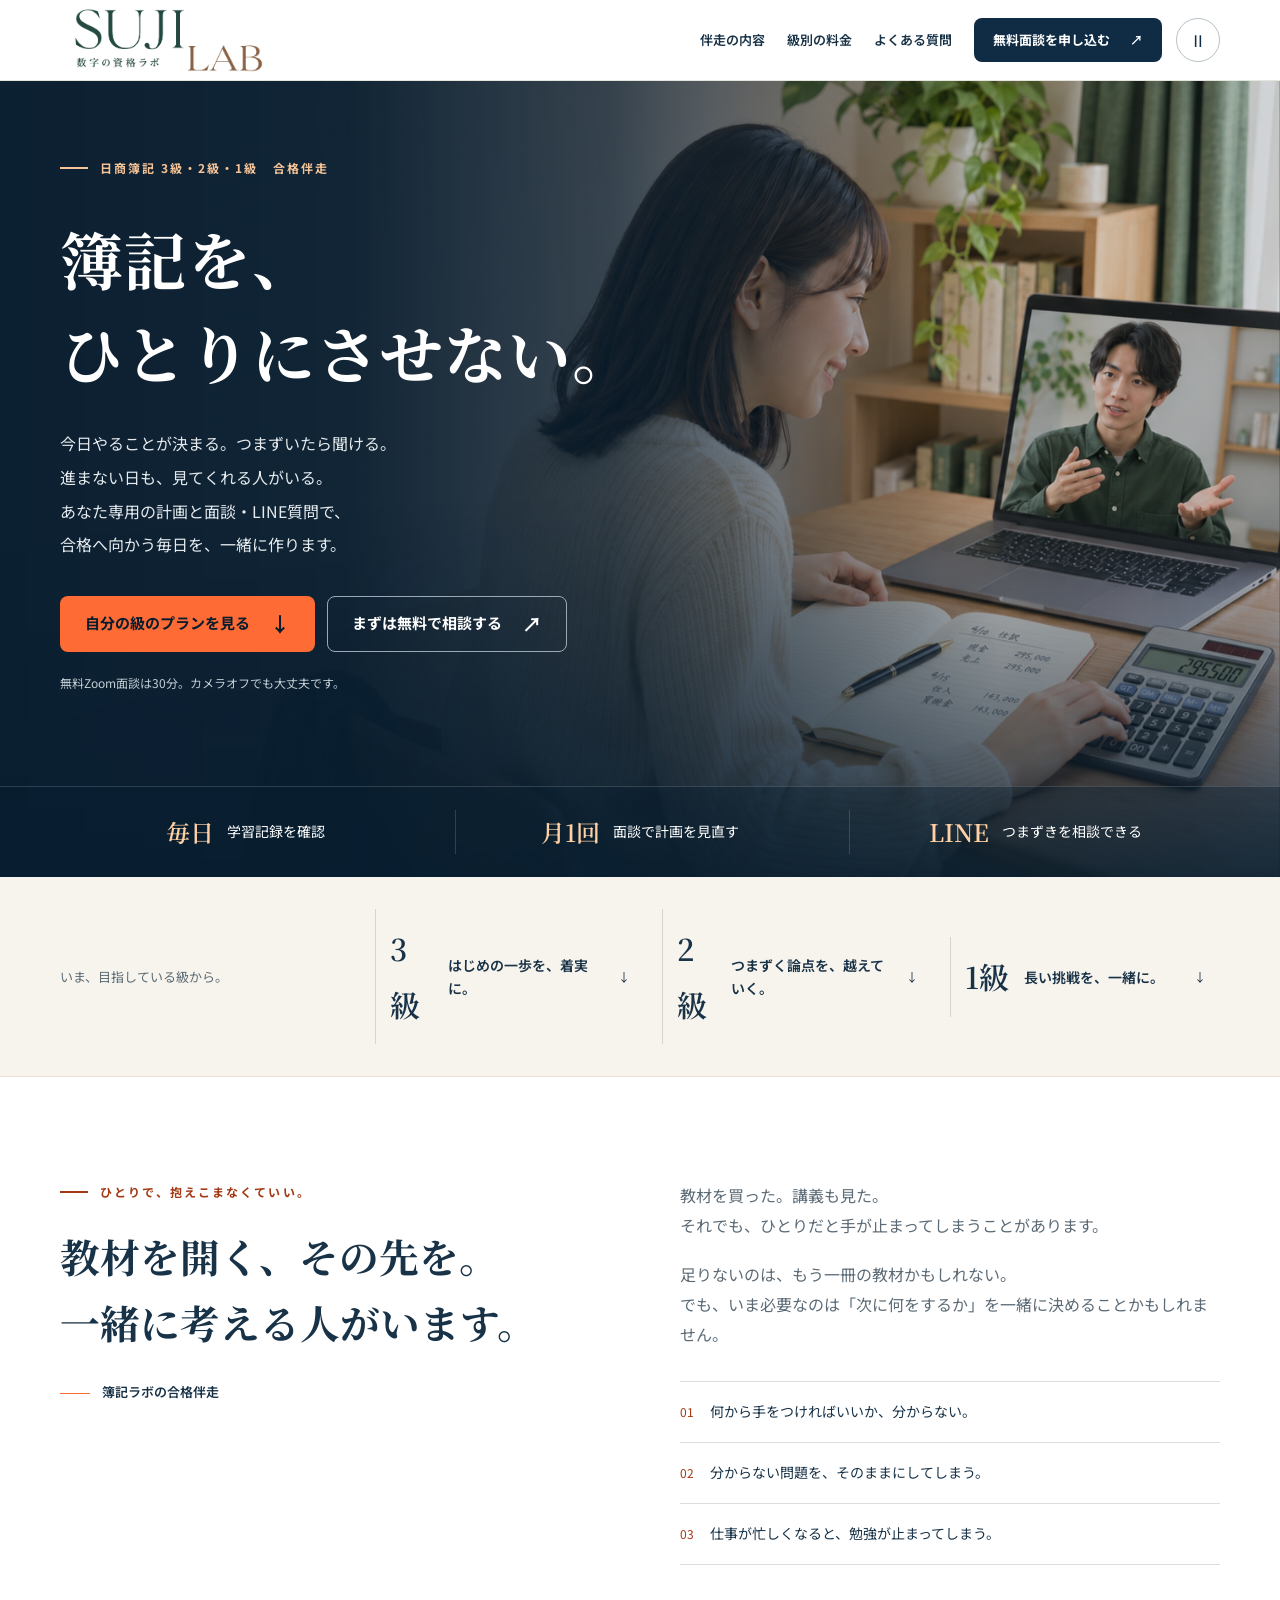
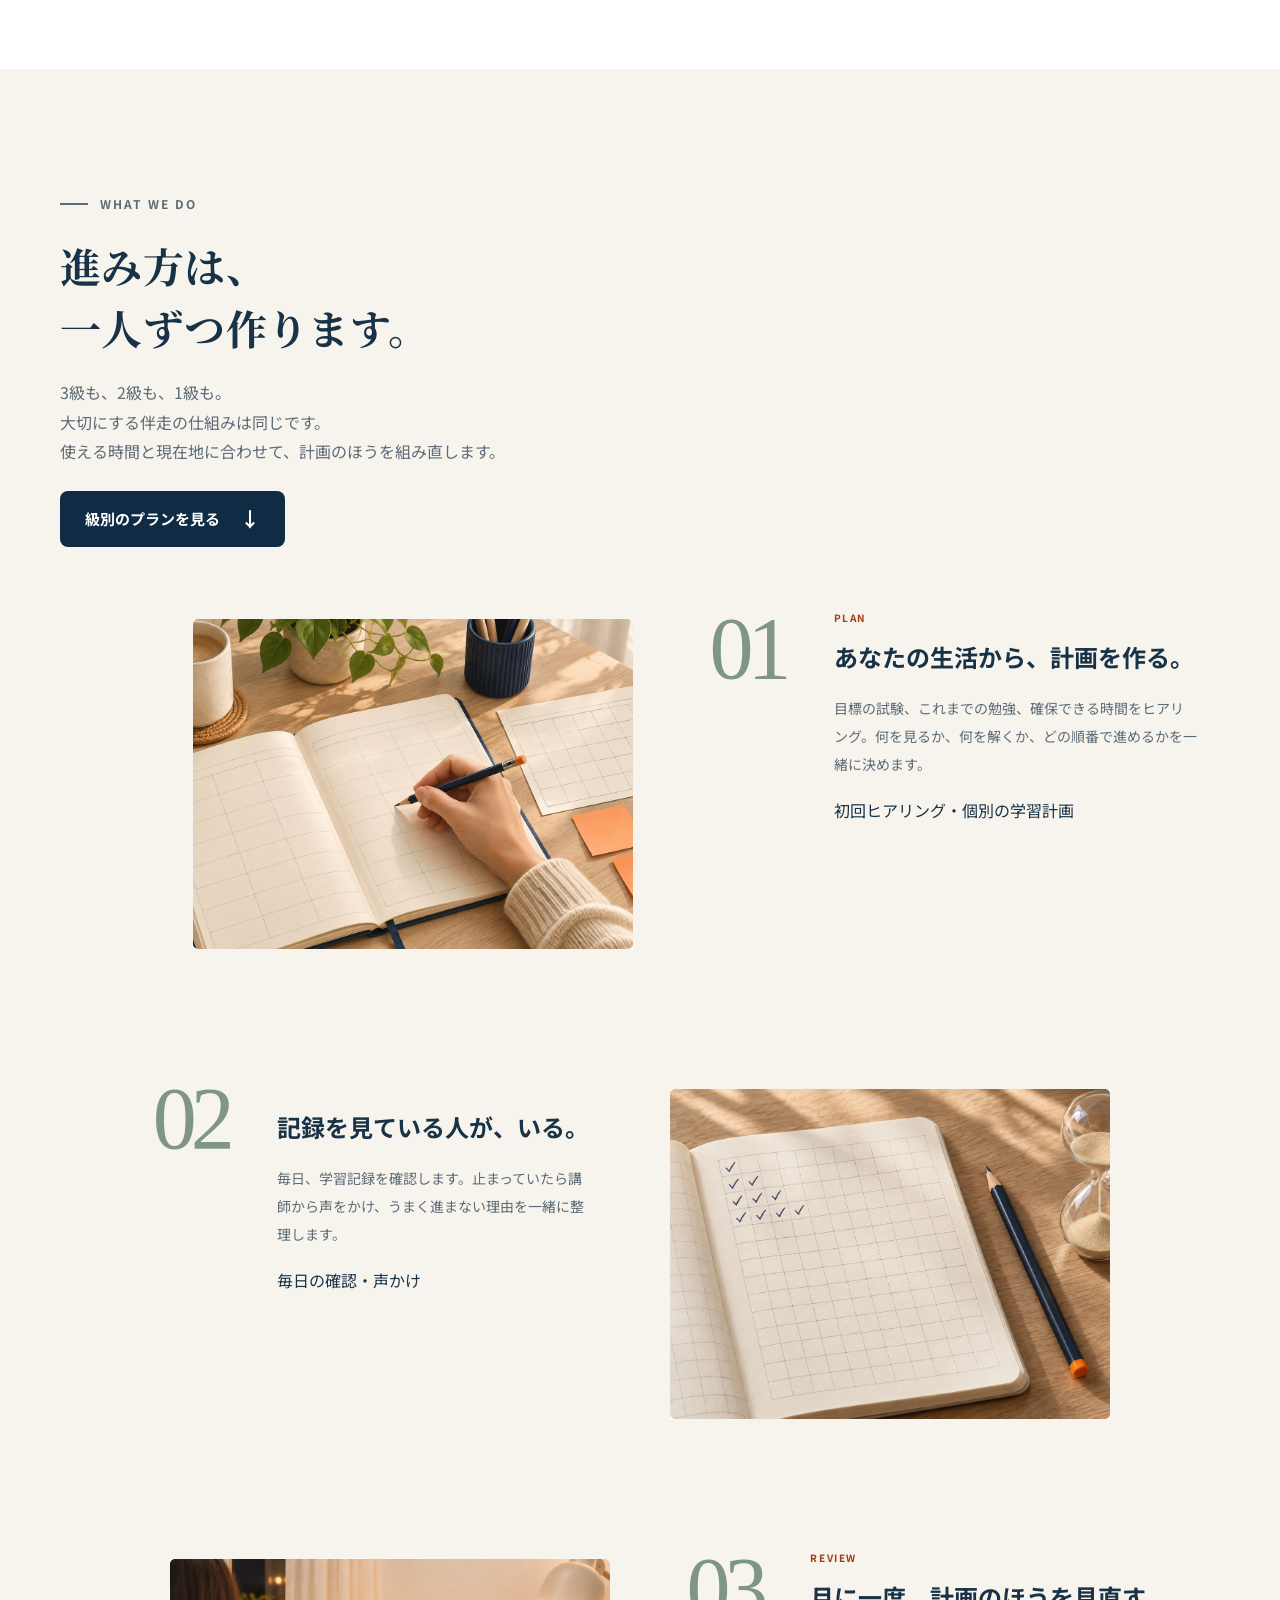
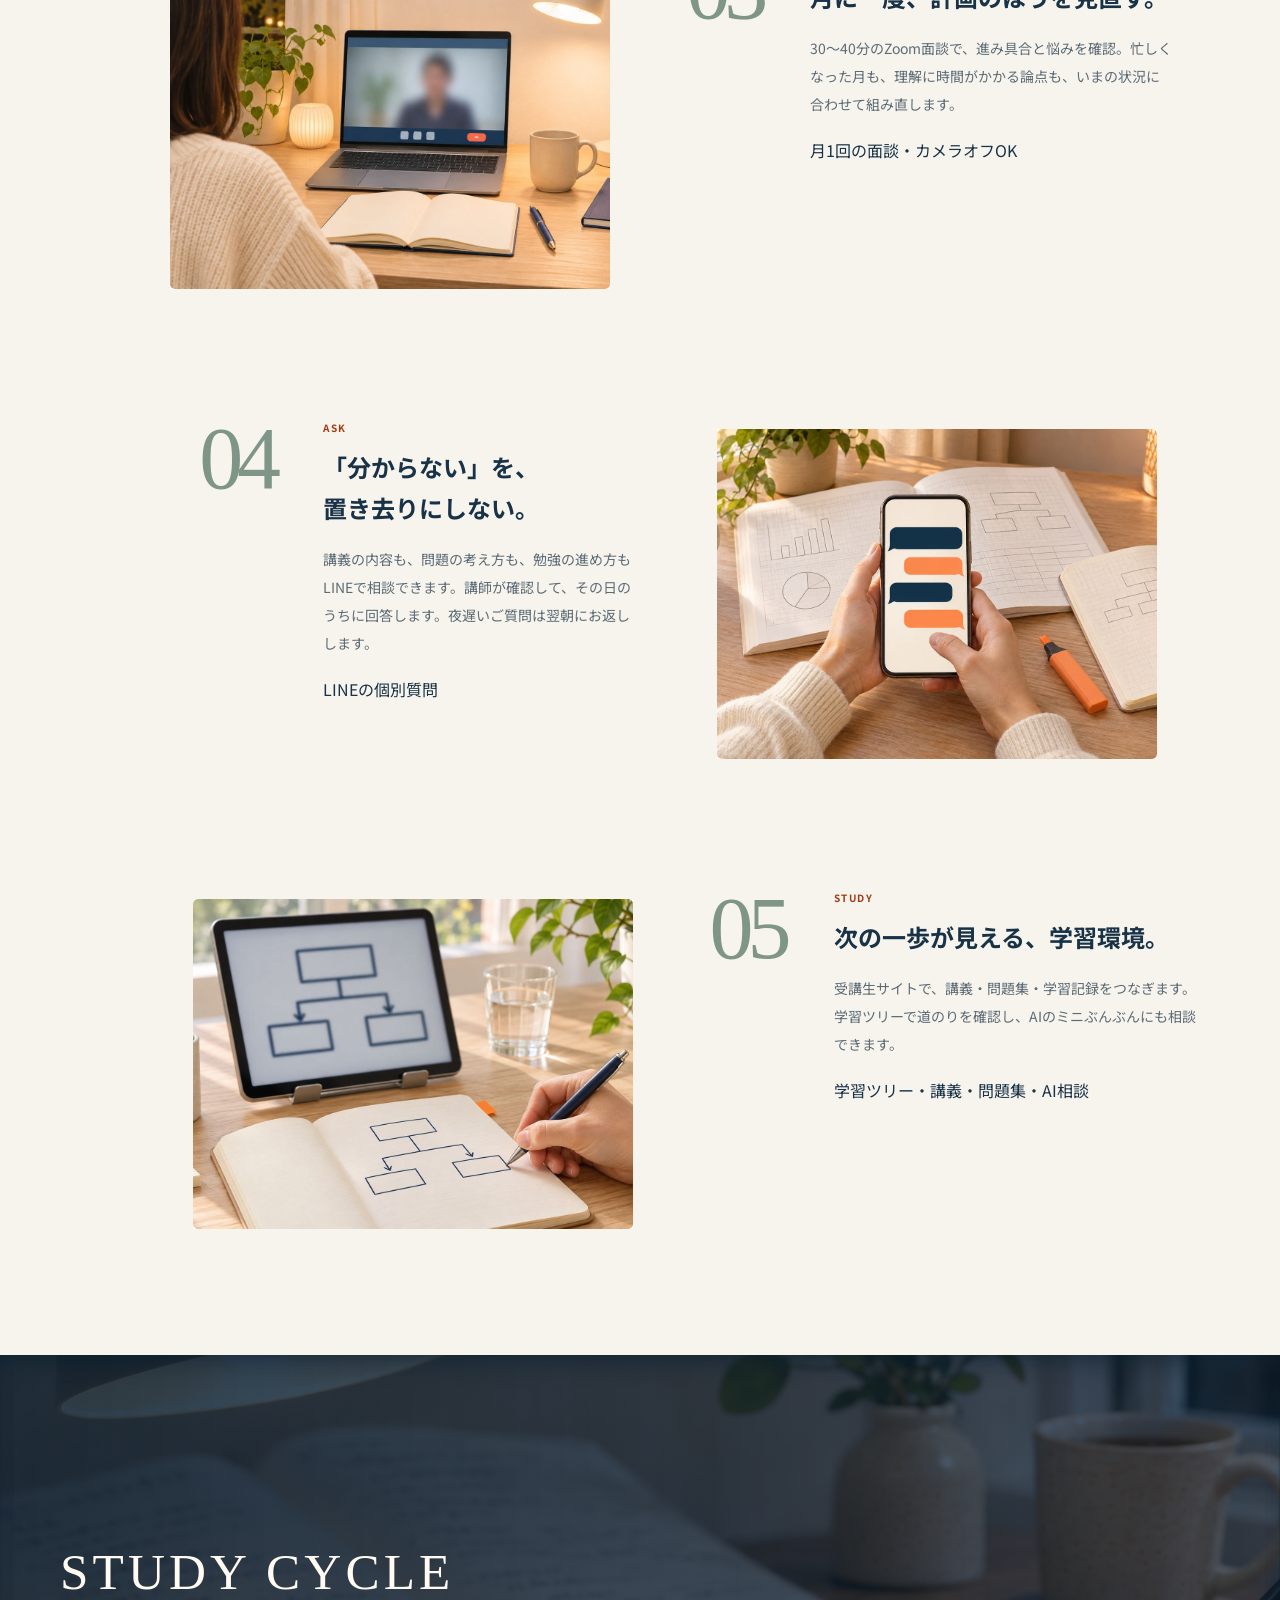
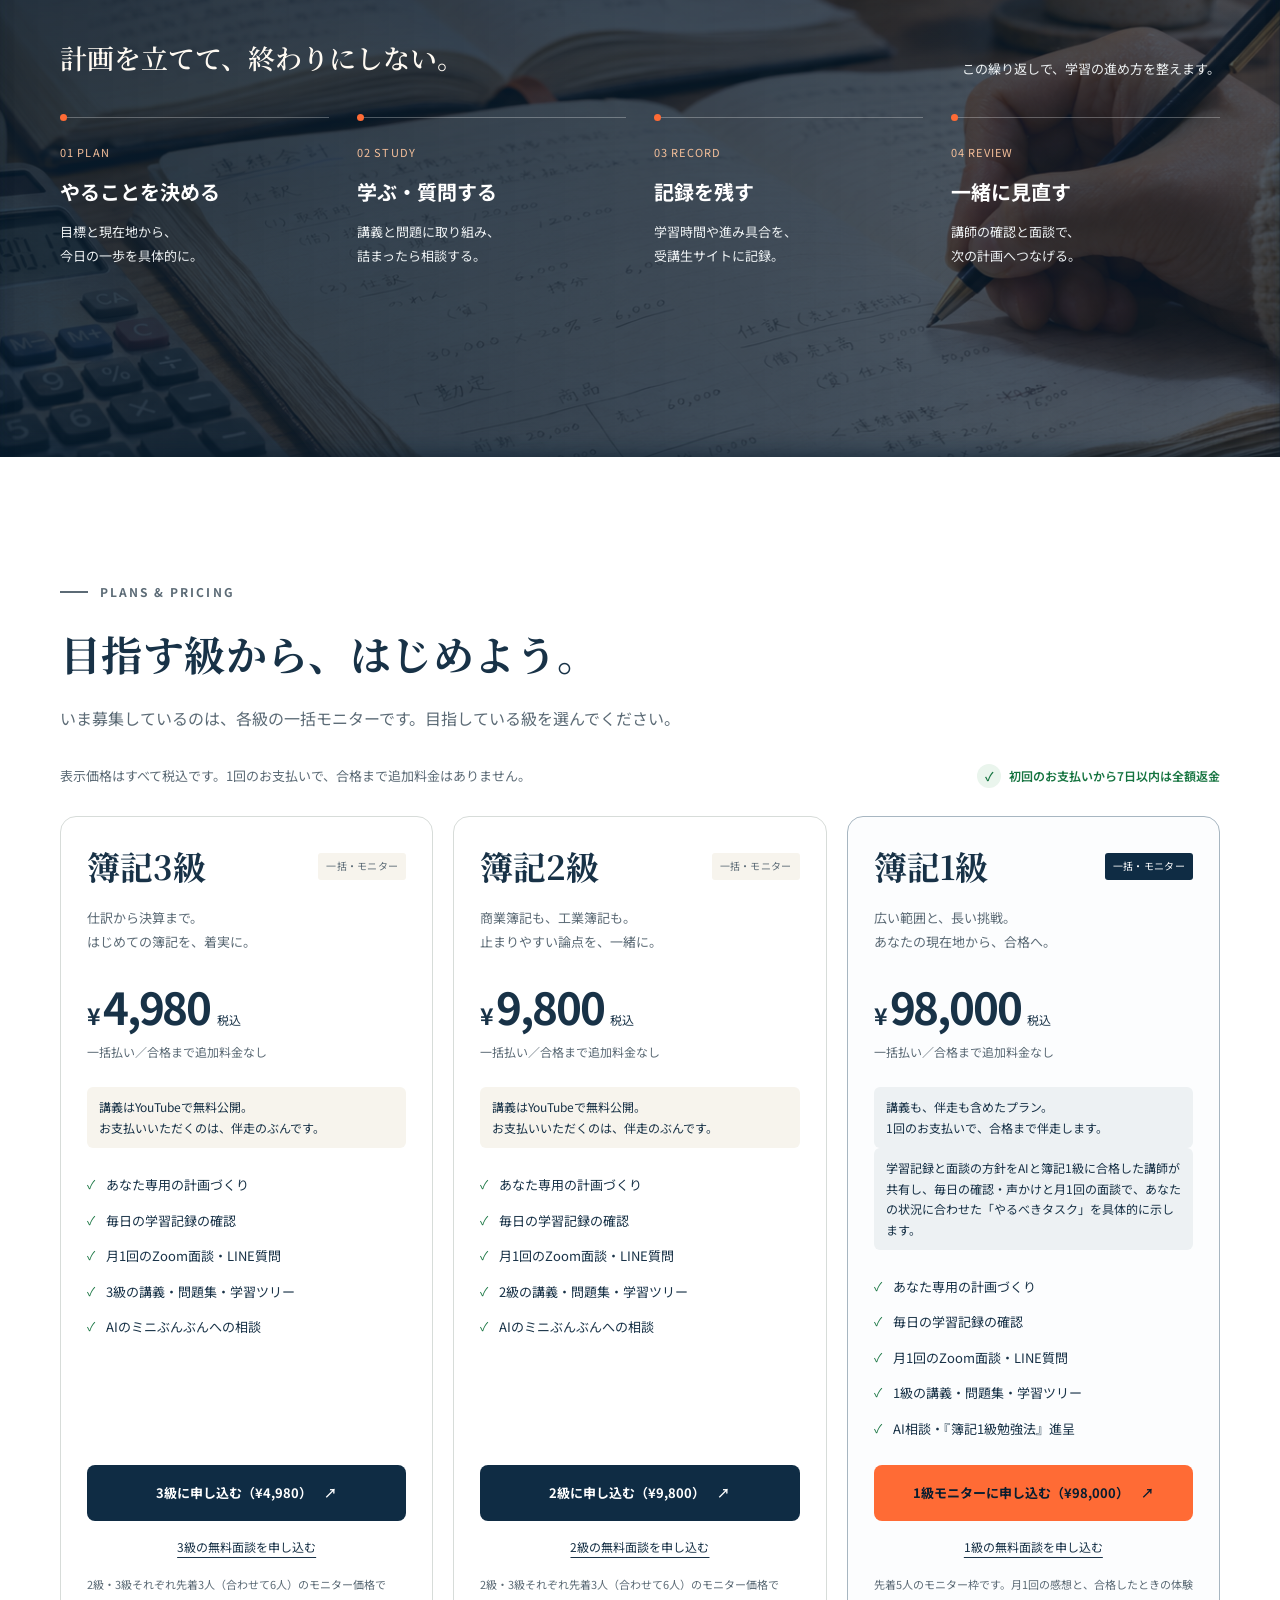
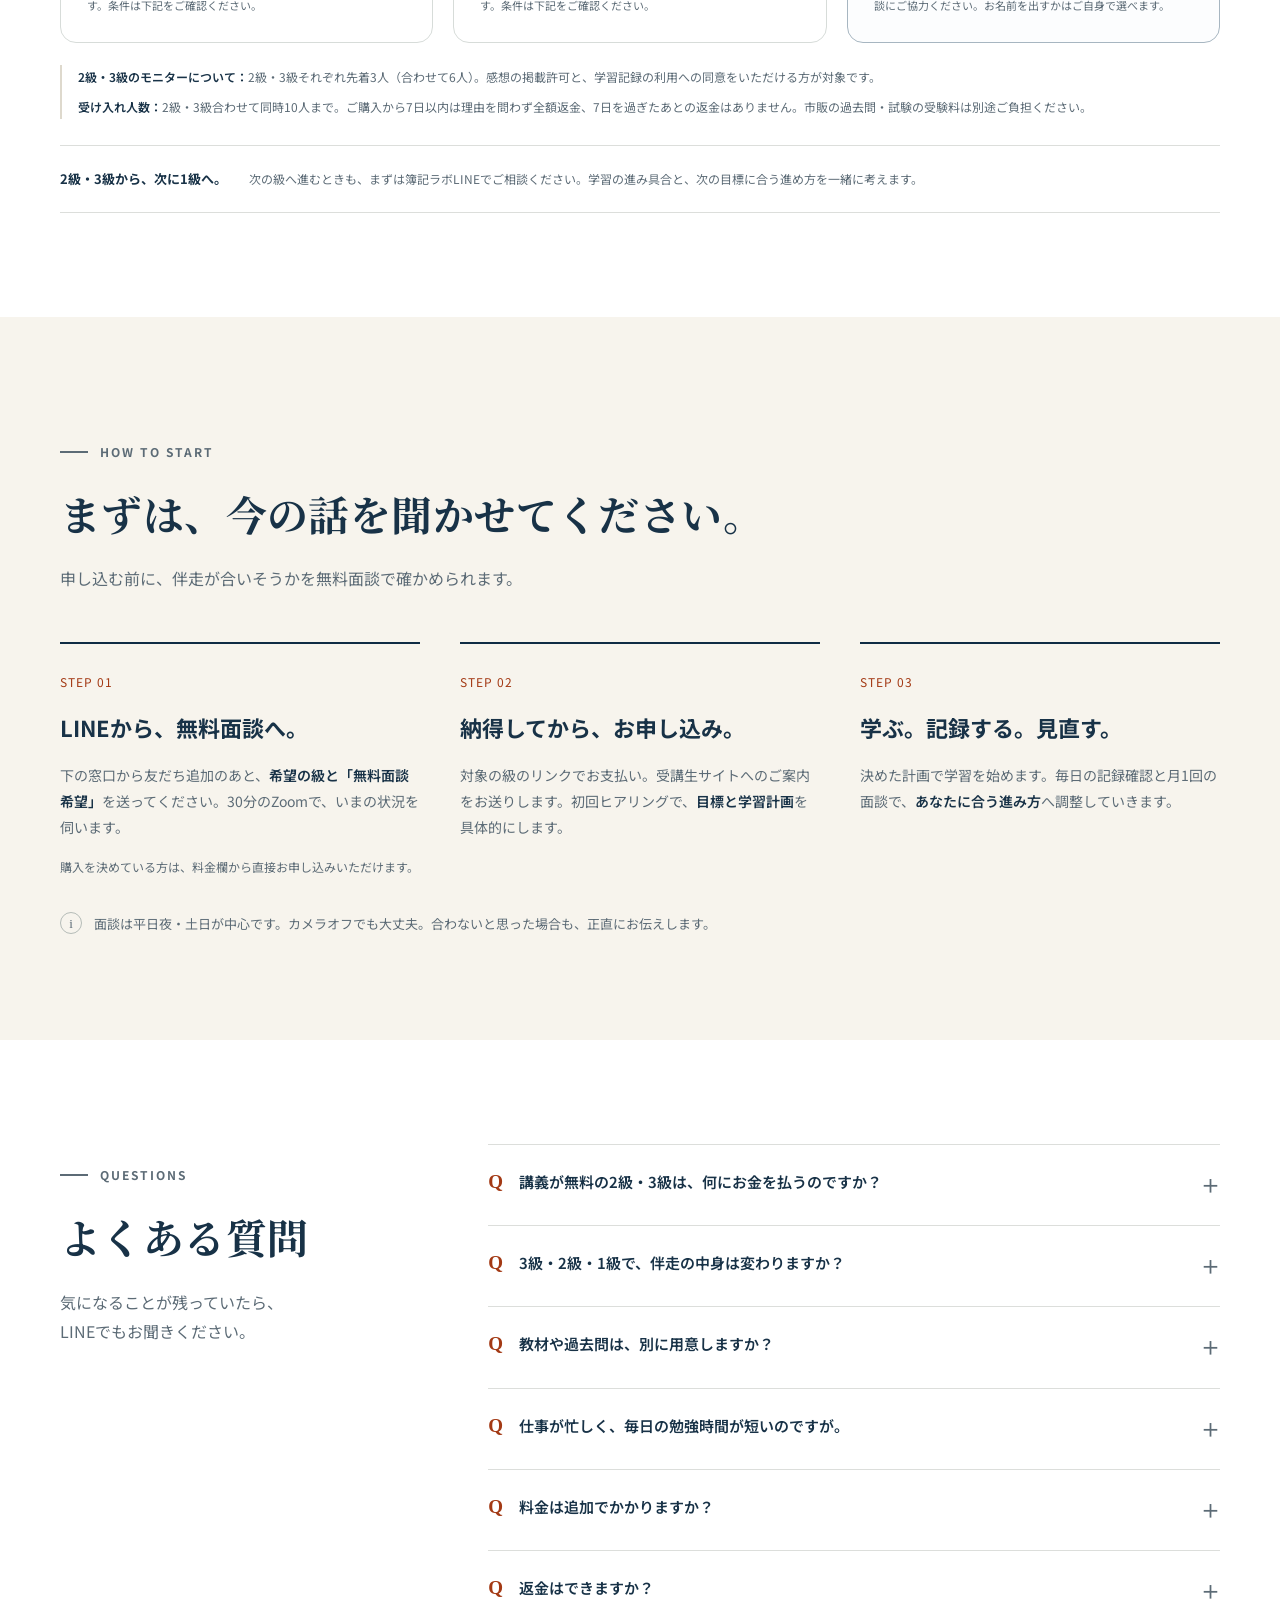
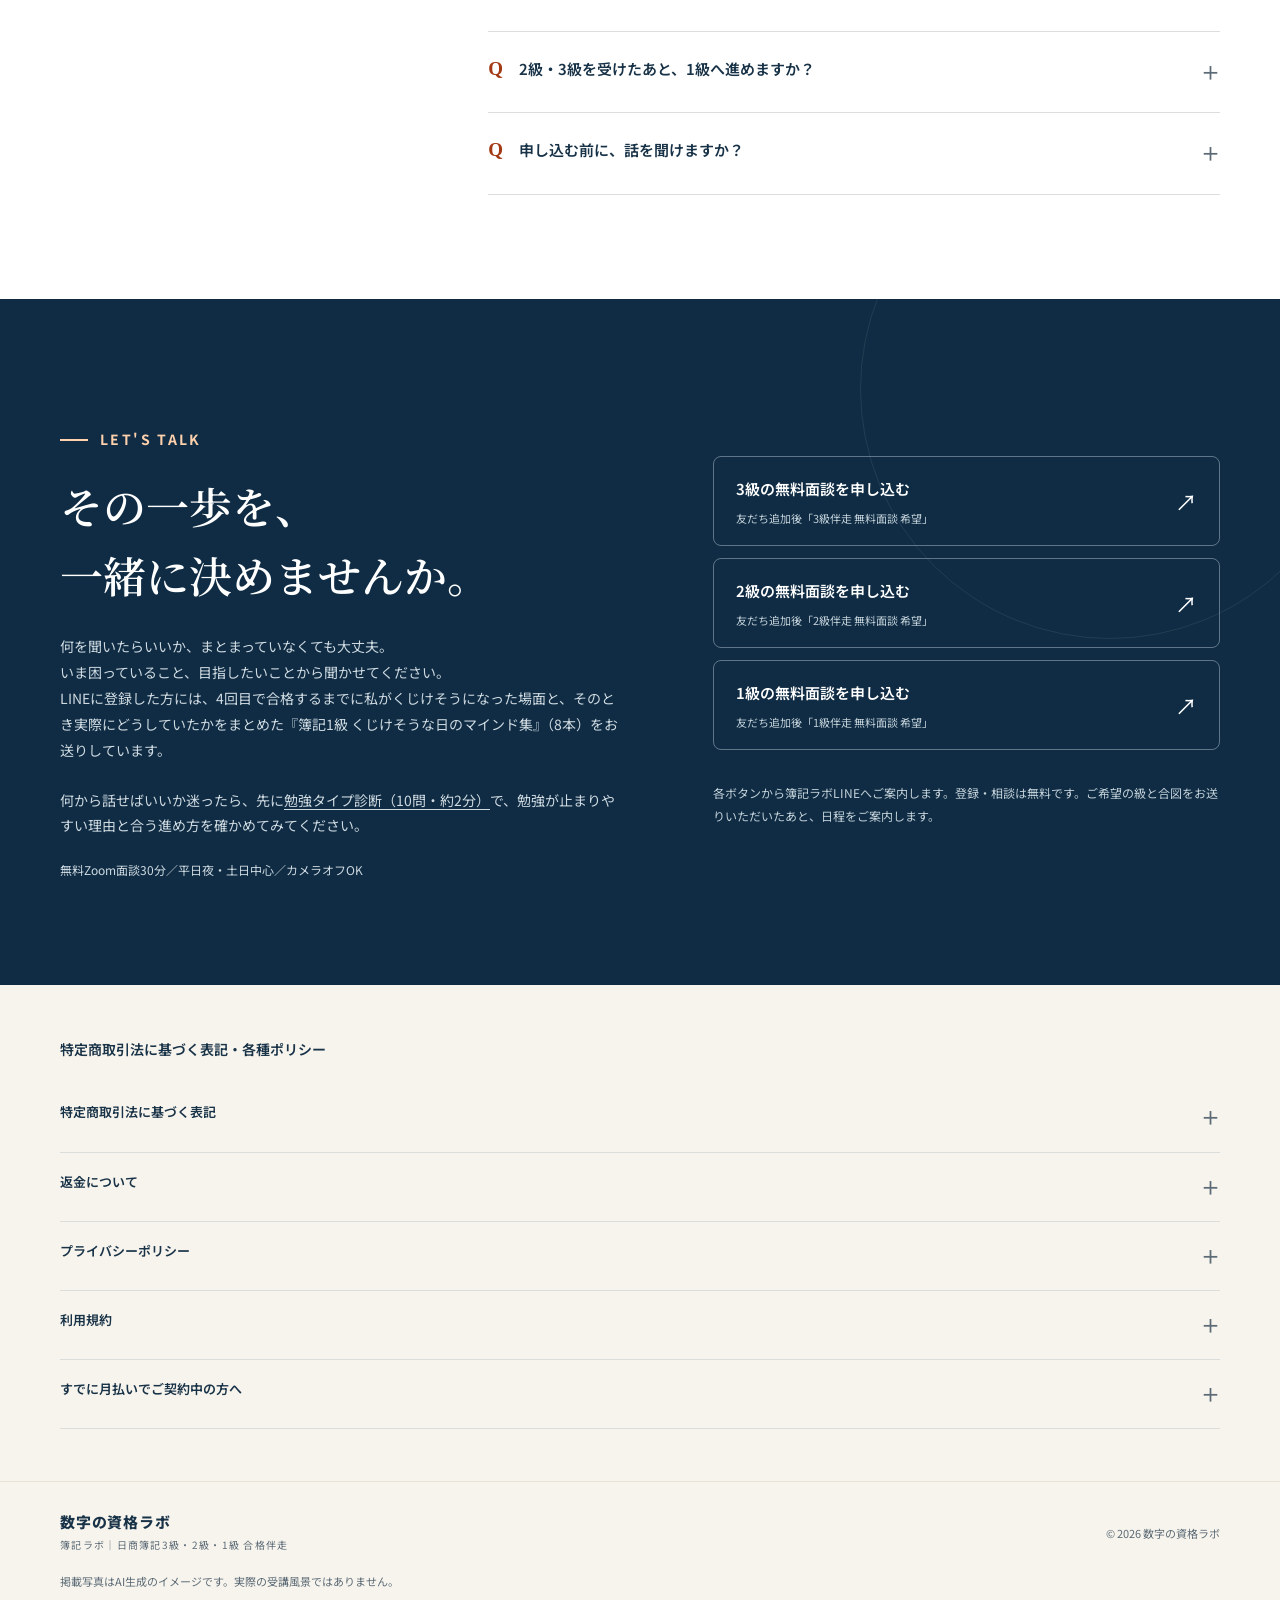
<file: boki.html>
<!doctype html>
<html lang="ja">
<head>
  <meta charset="utf-8">
  <meta name="viewport" content="width=device-width, initial-scale=1">
  <meta name="robots" content="index,follow">
  <meta name="description" content="簿記3級・2級・1級の合格伴走。あなた専用の学習計画、毎日の学習記録の確認、月1回の面談とLINE質問で、続けられる学び方を一緒に作ります。">

  <link rel="canonical" href="https://sujilab.net/boki">
  <meta property="og:type" content="website">
  <meta property="og:site_name" content="数字の資格ラボ">
  <meta property="og:locale" content="ja_JP">
  <meta property="og:title" content="簿記3級・2級・1級 合格伴走｜数字の資格ラボ">
  <meta property="og:description" content="個別計画・毎日の学習記録確認・月1回の面談・LINE質問で、合格へ向かう毎日を一緒に作ります。各級の料金と申込はこちら。">
  <meta property="og:url" content="https://sujilab.net/boki">
  <meta property="og:image" content="https://sujilab.net/assets/boki-og-card-20261114.jpg">
  <meta property="og:image:width" content="1200">
  <meta property="og:image:height" content="630">
  <meta property="og:image:alt" content="SUJI LAB 数字の資格ラボ｜合格まで、一人ずつ。簿記3級・2級・1級 合格伴走">
  <meta name="twitter:card" content="summary_large_image">
  <script>
    window.dataLayer=window.dataLayer||[];
    function gtag(){dataLayer.push(arguments);}
    if(/(^|\.)sujilab\.net$/.test(location.hostname)){
      const tag=document.createElement('script');tag.async=true;tag.src='https://www.googletagmanager.com/gtag/js?id=G-1YC8Z04C44';document.head.appendChild(tag);
      gtag('js',new Date());gtag('config','G-1YC8Z04C44');
    }
  </script>
  <link rel="stylesheet" href="/assets/boki-integrated-motion.css">
  <meta name="theme-color" content="#0f2c44">
  <title>簿記3級・2級・1級 合格伴走｜数字の資格ラボ</title>
  <link rel="preconnect" href="https://fonts.googleapis.com">
  <link rel="preconnect" href="https://fonts.gstatic.com" crossorigin>
  <link href="https://fonts.googleapis.com/css2?family=Noto+Sans+JP:wght@400;500;600;700;800;900&family=Noto+Serif+JP:wght@600;700;800&display=swap" rel="stylesheet">
  <style>
    :root{--navy:#0f2c44;--deep:#081d2f;--ink:#183247;--muted:#5c6b76;--orange:#ff6b35;--orange-ink:#a33914;--cream:#f7f4ed;--sand:#e9e2d5;--line:#dcdedb;--white:#fff;--green:#167440;--radius:16px}
    *,*::before,*::after{box-sizing:border-box}html{scroll-behavior:smooth;scroll-padding-top:100px}body{margin:0;color:var(--ink);background:var(--white);font-family:"Noto Sans JP","Yu Gothic",sans-serif;font-size:16px;line-height:1.85;-webkit-font-smoothing:antialiased}body,button,a{-webkit-tap-highlight-color:transparent}a{color:inherit;text-decoration:none}button{font:inherit}img{display:block;max-width:100%;height:auto}h1,h2,h3,p,figure{margin:0}h1,h2,h3{text-wrap:balance}ul,ol{padding:0;margin:0;list-style:none}button,a,summary{touch-action:manipulation}a:focus-visible,button:focus-visible,summary:focus-visible{outline:3px solid var(--orange);outline-offset:5px}::selection{background:#ffe0cb;color:var(--navy)}.wrap{width:min(1160px,calc(100% - 80px));margin-inline:auto}.serif{font-family:"Noto Serif JP","Yu Mincho",serif}.eyebrow{display:flex;align-items:center;gap:12px;font-size:12px;letter-spacing:.17em;font-weight:700;color:var(--orange-ink);margin-bottom:20px}.eyebrow::before{content:"";width:28px;height:2px;background:currentColor}.small{font-size:13px;line-height:1.85;color:var(--muted)}.section{padding-block:104px}.section-head{margin-bottom:48px;max-width:760px}.section-head h2{font-size:clamp(28px,3.2vw,44px);line-height:1.5;letter-spacing:.01em;font-weight:700}.section-head p{margin-top:20px;color:var(--muted);max-width:660px}.section-no{font-size:12px;letter-spacing:.13em;color:var(--muted)}.accent{color:var(--orange)}.btn{display:inline-flex;justify-content:center;align-items:center;gap:20px;min-height:56px;padding:14px 24px;border-radius:8px;border:1px solid transparent;font-weight:700;font-size:15px;line-height:1.5;text-align:center;transition:background-color .18s,transform .18s,color .18s,border-color .18s}.btn:hover{transform:translateY(-2px)}.btn-primary{background:var(--orange);color:var(--deep)}.btn-primary:hover{background:#ff8355}.btn-dark{background:var(--navy);color:white}.btn-dark:hover{background:#1b415e}.btn-outline{border-color:#9ba9b5;color:var(--white);background:transparent}.btn-outline:hover{background:#ffffff12;border-color:white}.btn-quiet{border-color:#c8cec9;background:transparent;color:var(--navy)}.btn-quiet:hover{background:var(--cream)}.arrow{font-size:20px;line-height:1;flex-shrink:0}.skip{position:fixed;top:-100px;left:12px;z-index:100;background:var(--white);padding:12px}.skip:focus{top:12px}
    .header{position:sticky;top:0;z-index:20;background:#fffffff5;border-bottom:1px solid #e5e5df;backdrop-filter:blur(12px)}.header-inner{height:80px;display:flex;align-items:center;justify-content:space-between;gap:24px}.brand{display:flex;align-items:center;gap:12px;flex-shrink:0}.brand-mark{height:38px;width:38px;background:var(--navy);border-radius:9px;display:grid;place-items:center;color:white}.brand-mark svg{height:24px;width:24px}.brand-name{font-size:20px;font-weight:800;line-height:1.3;letter-spacing:.05em}.brand-sub{font-size:10px;letter-spacing:.13em;color:var(--muted);margin-top:4px}.header-links{display:flex;align-items:center;gap:28px;font-size:13px;font-weight:600}.header-links>a:not(.btn):hover{color:var(--orange-ink)}.header-links .btn{min-height:44px;padding:10px 18px;font-size:13px}.menu-button{display:none;background:none;border:1px solid var(--line);border-radius:6px;color:var(--navy);width:44px;height:44px;font-size:23px}
    .hero{position:relative;overflow:hidden;isolation:isolate;background:var(--deep);color:white}.hero-photo{position:absolute;inset:0;z-index:-3;width:100%;height:100%;object-fit:cover;object-position:70% 54%}.hero::before{content:"";position:absolute;inset:0;z-index:-2;background:linear-gradient(90deg,#081d2ffb 0%,#081d2ff5 27%,#081d2fc7 48%,#081d2f25 78%),linear-gradient(0deg,#081d2fd9 0%,transparent 48%)}.hero-inner{min-height:650px;display:flex;align-items:center;padding-block:76px 92px}.hero-copy{max-width:680px}.hero .eyebrow{color:#f7c498;margin-bottom:32px;font-size:12px}.hero h1{font-size:clamp(44px,4.9vw,72px);line-height:1.5;font-weight:700;letter-spacing:.015em}.hero h1 span{display:block}.hero .hero-description{max-width:510px;font-size:16px;line-height:2.1;color:#e5ebee;margin-top:28px}.hero-actions{display:flex;gap:12px;margin-top:34px;flex-wrap:wrap}.hero-actions .btn{min-width:218px}.hero-note{margin-top:20px;color:#c4cfd5;font-size:12px}.hero-caption{position:absolute;right:40px;bottom:26px;color:#d7dfe5;font-size:11px;letter-spacing:.12em}.hero-foot{border-top:1px solid #ffffff26;background:#081d2f69}.hero-points{display:grid;grid-template-columns:repeat(3,1fr);padding-block:23px;gap:24px}.hero-points li{display:flex;gap:13px;align-items:center;justify-content:center;font-size:14px}.hero-points b{font-family:"Noto Serif JP",serif;font-size:24px;color:#ffd0a4;font-weight:600}.hero-points li+li{border-left:1px solid #ffffff26}
    .grade-nav{padding-block:32px;background:var(--cream);border-bottom:1px solid var(--sand)}.grade-nav-inner{display:grid;grid-template-columns:1.1fr repeat(3,1fr);align-items:center;gap:18px}.grade-nav-label{font-size:13px;color:var(--muted)}.grade-link{display:flex;align-items:center;gap:15px;padding:12px 14px;border-left:1px solid #d8d4ca;transition:background-color .18s}.grade-link:hover{background:white}.grade-link strong{font-family:"Noto Serif JP",serif;font-size:30px;font-weight:600}.grade-link span{font-size:12px;line-height:1.6}.grade-link .arrow{margin-left:auto}.grade-link em{display:block;font-style:normal;font-weight:600;font-size:14px}
    .intro-grid{display:grid;grid-template-columns:1fr 1fr;gap:80px;align-items:start}.intro-title{font-size:clamp(27px,3.1vw,40px);line-height:1.65;font-weight:700}.intro-copy>p{color:var(--muted)}.intro-copy>p+p{margin-top:20px}.concerns{margin-top:32px;border-top:1px solid var(--line)}.concerns li{padding:17px 0;border-bottom:1px solid var(--line);font-size:14px;display:flex;gap:16px}.concerns span{color:var(--orange-ink);font-size:12px;padding-top:2px}.intro-signature{margin-top:26px;font-size:13px;font-weight:600}.intro-signature::before{content:"";display:inline-block;width:30px;height:1px;background:var(--orange);vertical-align:middle;margin-right:12px}
    .support{background:var(--cream)}.support-layout{display:grid;grid-template-columns:.8fr 1.2fr;gap:72px;align-items:start}.support .section-head{position:sticky;top:115px;margin:0}.support .section-head .btn{margin-top:30px}.support-list{counter-reset:support}.support-item{display:grid;grid-template-columns:45px 1fr;gap:18px;padding:26px 0;border-top:1px solid #d6d3c9;counter-increment:support}.support-item:last-child{border-bottom:1px solid #d6d3c9}.support-item::before{content:counter(support,decimal-leading-zero);font-size:13px;color:var(--orange-ink);padding-top:6px;letter-spacing:.08em}.support-item h3{font-size:21px;line-height:1.7;font-weight:700}.support-item p{font-size:14px;color:var(--muted);margin-top:12px}.support-item .support-tag{display:inline-block;font-size:11px;color:var(--orange-ink);margin-top:12px;background:#fff7ec;border-radius:3px;padding:2px 9px}
    .cycle{background:var(--navy);color:white;padding-block:64px}.cycle-head{display:flex;justify-content:space-between;align-items:end;gap:24px;margin-bottom:36px}.cycle-head h2{font-size:27px;font-weight:600;line-height:1.65}.cycle-head p{font-size:13px;color:#c6d1d8}.cycle-steps{display:grid;grid-template-columns:repeat(4,1fr);gap:28px}.cycle-steps li{position:relative;border-top:1px solid #ffffff48;padding-top:18px}.cycle-steps li::before{content:"";position:absolute;width:7px;height:7px;background:var(--orange);border-radius:50%;top:-4px;left:0}.cycle-steps small{color:#f4bf9a;font-size:11px;letter-spacing:.1em}.cycle-steps h3{font-size:20px;margin-top:8px}.cycle-steps p{font-size:13px;color:#c6d1d8;margin-top:10px}
    .pricing{background:#fff;scroll-margin-top:96px}.pricing .section-head{margin-bottom:30px}.pricing-intro{display:flex;align-items:center;justify-content:space-between;gap:24px;margin-bottom:28px}.pricing-intro p{font-size:13px;color:var(--muted)}.price-badge{display:inline-flex;align-items:center;gap:8px;font-size:12px;color:var(--green);font-weight:600}.price-badge::before{content:"✓";display:grid;place-items:center;background:#eaf5ed;border-radius:50%;width:24px;height:24px}.price-grid{display:grid;grid-template-columns:repeat(3,minmax(0,1fr));gap:20px;align-items:stretch}.plan{border:1px solid #d7dcd9;border-radius:var(--radius);overflow:hidden;display:flex;flex-direction:column;scroll-margin-top:106px;background:white}.plan-header{padding:28px 26px 0}.plan-level{display:flex;align-items:center;justify-content:space-between;gap:8px}.plan-level h3{font-family:"Noto Serif JP",serif;font-size:33px;line-height:1.3}.plan-tag{font-size:10px;letter-spacing:.03em;padding:4px 8px;background:var(--cream);border-radius:3px;color:var(--muted)}.plan-description{margin-top:18px;font-size:13px;color:var(--muted);min-height:49px}.price{font-size:44px;font-weight:700;letter-spacing:-.05em;line-height:1.35;margin-top:22px;white-space:nowrap}.price .yen{font-size:23px;margin-right:2px;letter-spacing:0}.price small{font-size:12px;font-weight:400;letter-spacing:0;margin-left:7px}.payment-type{font-size:12px;color:var(--muted);margin-top:5px}.price-after{font-size:11px;color:var(--muted);margin-top:8px}.plan-body{padding:24px 26px 0;display:flex;flex-direction:column;flex:1}.plan-body .common-note{font-size:12px;background:var(--cream);padding:10px 12px;border-radius:6px;line-height:1.7;min-height:61px}.features{font-size:13px;line-height:1.8;display:grid;gap:12px;margin-block:25px}.features li{position:relative;padding-left:19px}.features li::before{content:"✓";position:absolute;left:0;color:var(--green);font-size:12px}.plan-footer{padding:0 26px 27px;margin-top:auto}.plan-footer .btn{width:100%;font-size:13px;gap:12px}.plan-footer .consult-link{display:block;font-size:12px;text-align:center;margin-top:15px;text-decoration:underline;text-underline-offset:5px}.plan-footer .small{font-size:11px;margin-top:16px}.plan-first{border-color:#a7b6c1;background:#fcfdfe}.plan-first .plan-tag{background:var(--navy);color:white}.plan-first .common-note{background:#edf1f3}.monthly-schedule{font-size:12px;margin-top:16px;border-top:1px solid var(--line);padding-top:9px}.monthly-schedule>div{display:flex;justify-content:space-between;gap:8px;padding:4px 0}.monthly-schedule b{font-weight:600}.monitor-notes{margin-top:22px;font-size:12px;line-height:1.95;color:var(--muted);padding-left:16px;border-left:2px solid #ded9cd}.monitor-notes p+p{margin-top:7px}.monitor-note-label{color:var(--ink);font-weight:600}.one-monitor{margin-top:32px;padding:30px 32px;background:var(--cream);border:1px solid #e7dfd1;border-radius:12px;display:grid;grid-template-columns:1fr auto;gap:30px;align-items:center}.one-monitor h3{font-size:19px;line-height:1.7}.one-monitor h3 span{display:inline-block;font-size:11px;font-weight:500;color:var(--orange-ink);border:1px solid #d7b399;border-radius:3px;padding:1px 8px;margin-right:10px;vertical-align:3px}.one-monitor p{font-size:13px;color:var(--muted);margin-top:12px;max-width:670px}.one-monitor-price{font-size:29px;font-weight:700;margin-top:10px;letter-spacing:-.03em}.one-monitor-price small{font-size:12px;letter-spacing:0;font-weight:400}.one-monitor-action{text-align:center}.one-monitor-action .small{margin-top:10px;font-size:11px}.upgrade-note{margin-top:26px;padding-block:21px;border-top:1px solid var(--line);border-bottom:1px solid var(--line);display:flex;gap:22px;align-items:center}.upgrade-note strong{font-size:13px;white-space:nowrap}.upgrade-note p{font-size:12px;color:var(--muted)}
    .start{background:var(--cream)}.start-steps{display:grid;grid-template-columns:repeat(3,1fr);gap:40px}.start-step{border-top:2px solid var(--navy);padding-top:22px}.start-step>span{color:var(--orange-ink);font-size:12px;letter-spacing:.08em}.start-step h3{font-size:22px;margin-top:12px}.start-step p{color:var(--muted);font-size:14px;margin-top:15px}.start-step strong{font-weight:600;color:var(--ink)}.start-step .small{margin-top:15px;font-size:12px}.start-note{margin-top:34px;font-size:13px;color:var(--muted);display:flex;gap:12px;align-items:start}.start-note::before{content:"i";display:grid;place-items:center;flex-shrink:0;width:22px;height:22px;border:1px solid #b5bcb8;border-radius:50%;font-family:serif;line-height:1}
    .faq-layout{display:grid;grid-template-columns:.65fr 1.35fr;gap:76px}.faq .section-head{margin:0}.faqs{border-top:1px solid var(--line)}details{border-bottom:1px solid var(--line)}summary{cursor:pointer;list-style:none;display:flex;align-items:start;gap:16px;padding:23px 0;font-size:15px;font-weight:600;line-height:1.8}summary::-webkit-details-marker{display:none}summary::before{content:"Q";font-family:serif;color:var(--orange-ink);font-size:19px;line-height:1.5}summary::after{content:"＋";font-size:19px;margin-left:auto;flex-shrink:0;color:var(--muted)}details[open]>summary::after{content:"−"}.faq-answer{padding:0 30px 25px 30px;font-size:14px;color:var(--muted)}.faq-answer a{text-decoration:underline;text-underline-offset:3px}
    .consult{background:var(--navy);color:#fff;position:relative;overflow:hidden}.consult::after{content:"";position:absolute;right:-80px;top:-160px;width:500px;height:500px;border:1px solid #ffffff14;border-radius:50%;pointer-events:none}.consult-grid{display:grid;grid-template-columns:1fr .9fr;gap:90px;align-items:center}.consult .eyebrow{color:#ffd1ac}.consult h2{font-size:clamp(28px,3.5vw,43px);line-height:1.6;font-weight:600}.consult p{color:#cfdae1;font-size:14px;margin-top:24px}.consult p.small{font-size:12px;margin-top:20px}.consult-choices{display:grid;gap:12px;position:relative;z-index:1}.consult-choice{display:flex;align-items:center;justify-content:space-between;gap:18px;padding:17px 22px;border:1px solid #a7bac785;border-radius:8px;transition:background-color .18s}.consult-choice:hover{background:#ffffff10}.consult-choice strong{font-size:15px;font-weight:600}.consult-choice span{display:block;color:#c3d1d9;font-size:11px;margin-top:4px}.consult-choice>b{font-size:22px;font-weight:400}.consult-choices>.small{font-size:11px;color:#c3d1d9;line-height:1.9;margin-top:2px}
    .legal-section{background:var(--cream);padding-block:52px}.legal-title{font-size:14px;font-weight:600;margin-bottom:20px}.legal-section summary{font-size:13px;padding:17px 0}.legal-section summary::before{display:none}.legal-body{padding:8px 0 24px;font-size:12px;line-height:1.9;color:var(--muted)}.legal-body h3{font-size:13px;color:var(--ink);margin:20px 0 8px}.legal-body p+p{margin-top:10px}.legal-body dl{margin:0}.legal-body dt{font-weight:600;color:var(--ink);margin-top:14px}.legal-body dd{margin:5px 0 0}.legal-body a{text-decoration:underline}.footer{background:var(--cream);border-top:1px solid var(--sand);padding-block:30px 85px}.footer-inner{display:flex;align-items:center;justify-content:space-between;gap:20px}.footer .brand-name{font-size:15px}.footer .brand-sub{font-size:10px}.footer small{font-size:11px;color:var(--muted)}.mobile-cta{display:none}
    @media(max-width:768px){html{scroll-padding-top:92px}.wrap{width:calc(100% - 40px)}.section{padding-block:66px}.section-head{margin-bottom:30px}.section-head h2{font-size:28px;line-height:1.6}.eyebrow{font-size:10px;margin-bottom:18px}.header-inner{height:66px;gap:12px}.brand-mark{width:33px;height:33px}.brand-name{font-size:18px}.brand-sub{font-size:9px}.menu-button{display:block}.header-links{position:absolute;top:66px;left:0;right:0;padding:18px 20px 24px;background:white;border-bottom:1px solid var(--line);display:none;align-items:stretch;gap:0}.header-links.is-open{display:flex;flex-direction:column}.header-links>a{padding:12px 8px}.header-links .btn{margin-top:12px}.hero-inner{min-height:650px;padding-block:54px 64px;align-items:flex-start}.hero-photo{object-position:64% 65%;opacity:.67}.hero::before{background:linear-gradient(90deg,#081d2fe8,#081d2f99),linear-gradient(0deg,#081d2fcc,transparent)}.hero .eyebrow{font-size:10px;margin-bottom:24px;letter-spacing:.11em}.hero h1{font-size:clamp(33px,8.5vw,56px);line-height:1.65;letter-spacing:0}.hero .hero-description{font-size:14px;line-height:2;max-width:380px;margin-top:24px}.hero-actions{margin-top:28px;display:grid;gap:10px}.hero-actions .btn{min-width:0;width:100%;min-height:53px}.hero-note{font-size:10px;margin-top:14px}.hero-caption{display:none}.hero-points{padding-block:18px;gap:10px;grid-template-columns:1fr}.hero-points li{justify-content:start;gap:18px;font-size:12px;padding:3px 8px}.hero-points li+li{border-left:0}.hero-points b{font-size:20px;width:58px}.grade-nav{padding-block:20px}.grade-nav-inner{grid-template-columns:1fr;gap:0}.grade-nav-label{font-size:11px;margin-bottom:12px}.grade-link{padding:13px 2px;border-left:0;border-top:1px solid #d8d4ca}.grade-link strong{font-size:27px;min-width:56px}.grade-link em{display:inline;font-size:13px}.grade-link span{font-size:11px}.grade-link .arrow{font-size:20px}.intro-grid,.support-layout,.faq-layout,.consult-grid{grid-template-columns:1fr;gap:32px}.intro-title{font-size:27px;line-height:1.65}.intro-copy>p{font-size:14px}.intro-signature{font-size:12px}.support .section-head{position:static}.support .section-head .btn{display:none}.support-item{gap:12px;grid-template-columns:32px 1fr;padding-block:24px}.support-item h3{font-size:19px}.support-item p{font-size:13px}.cycle{padding-block:48px}.cycle-head{display:block;margin-bottom:26px}.cycle-head h2{font-size:24px}.cycle-head p{margin-top:16px;font-size:12px}.cycle-steps{grid-template-columns:1fr;gap:24px}.cycle-steps li{padding-top:16px}.cycle-steps h3{font-size:18px}.cycle-steps p{font-size:12px;margin-top:6px}.pricing-intro{display:block}.pricing-intro p{font-size:11px;margin-bottom:12px}.price-grid{grid-template-columns:1fr;gap:24px}.plan-header{padding:26px 24px 0}.plan-level h3{font-size:32px}.plan-description{min-height:0;margin-top:16px}.price{font-size:45px;margin-top:18px}.plan-body{padding-inline:24px}.plan-body .common-note{min-height:0}.plan-footer{padding-inline:24px}.plan-footer .btn{min-height:52px}.features{gap:10px;margin-block:22px}.one-monitor{grid-template-columns:1fr;padding:24px;gap:24px}.one-monitor h3{font-size:18px}.one-monitor h3 span{display:table;margin-bottom:12px}.one-monitor-action .btn{width:100%}.upgrade-note{display:block}.upgrade-note p{margin-top:12px}.monitor-notes{font-size:11px}.start-steps{grid-template-columns:1fr;gap:32px}.start-step h3{font-size:21px}.start-step p{font-size:13px}.start-note{font-size:12px}.faq-layout{gap:26px}summary{font-size:14px;padding-block:20px;gap:11px}.faq-answer{font-size:13px;padding-left:24px;padding-right:6px}.consult-grid{gap:30px}.consult h2{font-size:28px}.consult p{font-size:13px}.consult-choice{padding:16px 18px}.legal-section{padding-block:38px}.footer-inner{align-items:start;flex-direction:column}.footer{padding-bottom:112px}.mobile-cta{display:flex;position:fixed;bottom:0;left:0;right:0;z-index:15;background:#fffffff5;backdrop-filter:blur(10px);border-top:1px solid #e4dfd5;padding:9px 15px max(9px,env(safe-area-inset-bottom));gap:9px}.mobile-cta .btn{flex:1;min-height:46px;padding:12px 9px;font-size:12px;gap:8px}.btn{max-width:100%}}
    html{scroll-padding-top:0}#main{scroll-margin-top:80px}#support,#faq,#consult{scroll-margin-top:88px}.legal-body ul{list-style:disc;padding-left:22px}.legal-body h4{font-size:13px;margin:20px 0 8px;color:var(--ink)}
    @media(max-width:768px){html{scroll-padding-top:0}.hero h1{font-size:clamp(28px,8.4vw,56px)}.plan-first .price small{display:block;margin:7px 0 0;font-size:11px}}
    @media(prefers-reduced-motion:reduce){html{scroll-behavior:auto}*,*::before,*::after{animation:none!important;transition:none!important}}
    /* Approved SUJI LAB brand mark: preserve its aspect ratio in the existing header. */
    .header .brand--sujilab{min-width:0;flex-shrink:1}.header .brand-logo{display:block;width:216px;height:auto;max-height:72px;object-fit:contain}.header .menu-button{flex-shrink:0}
    @media(max-width:768px){.header .brand-logo{width:min(192px,calc(100vw - 150px));max-height:64px}}
      .image-disclosure{margin-top:18px;font-size:11px;line-height:1.8;color:var(--muted)}
    @media(max-width:768px){.hero-photo{object-position:100% 65%}}
  </style>
  <script type="application/ld+json">
{
  "@context": "https://schema.org",
  "@graph": [
    {
      "@type": "Organization",
      "@id": "https://sujilab.net/#organization",
      "name": "数字の資格ラボ",
      "alternateName": "簿記ラボ",
      "url": "https://sujilab.net/",
      "description": "日商簿記3級・2級・1級の合格伴走（簿記ラボ）と、証券アナリスト(CMA)1次試験対策の講座を運営。",
      "founder": {
        "@id": "https://sujilab.net/#person-ikehara"
      },
      "email": "cmaacademy.info@gmail.com",
      "contactPoint": {
        "@type": "ContactPoint",
        "contactType": "customer support",
        "email": "cmaacademy.info@gmail.com",
        "url": "https://line.me/R/ti/p/@159qegdx",
        "availableLanguage": "ja"
      }
    },
    {
      "@type": "Person",
      "@id": "https://sujilab.net/#person-ikehara",
      "name": "池原 允大",
      "alternateName": "ぶんぶん",
      "jobTitle": "運営責任者",
      "worksFor": {
        "@id": "https://sujilab.net/#organization"
      },
      "sameAs": [
        "https://x.com/a3aByulmQvDRNSU"
      ],
      "description": "日商簿記1級／全経簿記上級／証券アナリスト(CMA)1次合格",
      "hasCredential": [
        {
          "@type": "EducationalOccupationalCredential",
          "name": "日商簿記1級"
        },
        {
          "@type": "EducationalOccupationalCredential",
          "name": "全経簿記上級"
        },
        {
          "@type": "EducationalOccupationalCredential",
          "name": "証券アナリスト(CMA)1次合格"
        }
      ]
    },
    {
      "@type": "WebSite",
      "@id": "https://sujilab.net/#website",
      "url": "https://sujilab.net/",
      "name": "数字の資格ラボ",
      "inLanguage": "ja",
      "publisher": {
        "@id": "https://sujilab.net/#organization"
      }
    },
    {
      "@type": "WebPage",
      "@id": "https://sujilab.net/boki#webpage",
      "url": "https://sujilab.net/boki",
      "name": "簿記3級・2級・1級 合格伴走｜数字の資格ラボ",
      "description": "簿記3級・2級・1級の合格伴走。あなた専用の学習計画、毎日の学習記録の確認、月1回の面談とLINE質問で、続けられる学び方を一緒に作ります。",
      "inLanguage": "ja",
      "isPartOf": {
        "@id": "https://sujilab.net/#website"
      },
      "publisher": {
        "@id": "https://sujilab.net/#organization"
      },
      "about": [
        {
          "@id": "https://sujilab.net/boki#course-3"
        },
        {
          "@id": "https://sujilab.net/boki#course-2"
        },
        {
          "@id": "https://sujilab.net/boki#course-1"
        }
      ]
    },
    {
      "@type": "Course",
      "@id": "https://sujilab.net/boki#course-3",
      "name": "日商簿記3級 合格伴走（一括・モニター）",
      "description": "仕訳から決算まで。はじめての簿記を、着実に。 あなた専用の計画づくり、毎日の学習記録の確認、月1回のZoom面談・LINE質問で、日商簿記3級の合格まで伴走します。",
      "inLanguage": "ja",
      "url": "https://sujilab.net/boki#plan-3",
      "provider": {
        "@id": "https://sujilab.net/#organization"
      },
      "educationalLevel": "日商簿記3級",
      "offers": {
        "@type": "Offer",
        "price": "4980",
        "priceCurrency": "JPY",
        "category": "Paid",
        "url": "https://sujilab.net/boki#plan-3",
        "availability": "https://schema.org/LimitedAvailability",
        "description": "モニター価格（税込）。一括払い／合格まで追加料金なし。講義はYouTubeで無料公開。お支払いいただくのは、伴走のぶんです。2級・3級それぞれ先着3人（合わせて6人）。感想の掲載許可と、学習記録の利用への同意をいただける方が対象です。ご購入から7日以内は理由を問わず全額返金、7日を過ぎたあとの返金はありません。",
        "seller": {
          "@id": "https://sujilab.net/#organization"
        }
      }
    },
    {
      "@type": "Course",
      "@id": "https://sujilab.net/boki#course-2",
      "name": "日商簿記2級 合格伴走（一括・モニター）",
      "description": "商業簿記も、工業簿記も。止まりやすい論点を、一緒に。 あなた専用の計画づくり、毎日の学習記録の確認、月1回のZoom面談・LINE質問で、日商簿記2級の合格まで伴走します。",
      "inLanguage": "ja",
      "url": "https://sujilab.net/boki#plan-2",
      "provider": {
        "@id": "https://sujilab.net/#organization"
      },
      "educationalLevel": "日商簿記2級",
      "offers": {
        "@type": "Offer",
        "price": "9800",
        "priceCurrency": "JPY",
        "category": "Paid",
        "url": "https://sujilab.net/boki#plan-2",
        "availability": "https://schema.org/LimitedAvailability",
        "description": "モニター価格（税込）。一括払い／合格まで追加料金なし。講義はYouTubeで無料公開。お支払いいただくのは、伴走のぶんです。2級・3級それぞれ先着3人（合わせて6人）。感想の掲載許可と、学習記録の利用への同意をいただける方が対象です。ご購入から7日以内は理由を問わず全額返金、7日を過ぎたあとの返金はありません。",
        "seller": {
          "@id": "https://sujilab.net/#organization"
        }
      }
    },
    {
      "@type": "Course",
      "@id": "https://sujilab.net/boki#course-1",
      "name": "日商簿記1級 合格伴走（一括・モニター）",
      "description": "広い範囲と、長い挑戦。あなたの現在地から、合格へ。 あなた専用の計画づくり、毎日の学習記録の確認、月1回のZoom面談・LINE質問で、日商簿記1級の合格まで伴走します。",
      "inLanguage": "ja",
      "url": "https://sujilab.net/boki#plan-1",
      "provider": {
        "@id": "https://sujilab.net/#organization"
      },
      "educationalLevel": "日商簿記1級",
      "offers": {
        "@type": "Offer",
        "price": "98000",
        "priceCurrency": "JPY",
        "category": "Paid",
        "url": "https://sujilab.net/boki#plan-1",
        "availability": "https://schema.org/LimitedAvailability",
        "description": "モニター価格（税込）。一括払い／合格まで追加料金なし。講義も、伴走も含めたプラン。1回のお支払いで、合格まで伴走します。先着5人のモニター枠です。月1回の感想と、合格したときの体験談にご協力ください。お名前を出すかはご自身で選べます。ご購入から7日以内は理由を問わず全額返金、7日を過ぎたあとの返金はありません。",
        "seller": {
          "@id": "https://sujilab.net/#organization"
        }
      }
    },
    {
      "@type": "FAQPage",
      "@id": "https://sujilab.net/boki#faq",
      "isPartOf": {
        "@id": "https://sujilab.net/boki#webpage"
      },
      "mainEntity": [
        {
          "@type": "Question",
          "name": "講義が無料の2級・3級は、何にお金を払うのですか？",
          "acceptedAnswer": {
            "@type": "Answer",
            "text": "お支払いいただくのは伴走のぶんです。初回ヒアリングと計画づくり、毎日の学習記録の確認、月1回の面談、LINE質問、受講生サイト・AI相談が含まれます。2級・3級の講義は、伴走に申し込まなくてもYouTubeで見られます。"
          }
        },
        {
          "@type": "Question",
          "name": "3級・2級・1級で、伴走の中身は変わりますか？",
          "acceptedAnswer": {
            "@type": "Answer",
            "text": "個別計画・記録確認・月1回の面談・LINE質問という仕組みは共通です。扱う講義や問題集、計画は対象の級とご本人の現在地に合わせます。料金と支払方法は各プランで異なります。"
          }
        },
        {
          "@type": "Question",
          "name": "教材や過去問は、別に用意しますか？",
          "acceptedAnswer": {
            "@type": "Answer",
            "text": "受講生サイトの講義と自社問題集をご利用いただけます。1級は市販の問題集・過去問も別途ご用意ください。2級・3級も市販の過去問は別途ご用意いただき、使う教材や進め方を初回ヒアリングで相談します。市販教材・過去問の代金、試験の受験料は料金に含まれません。"
          }
        },
        {
          "@type": "Question",
          "name": "仕事が忙しく、毎日の勉強時間が短いのですが。",
          "acceptedAnswer": {
            "@type": "Answer",
            "text": "まず確保できる時間を伺い、その中で取り組む内容を一緒に決めます。仕事や生活の変化で予定どおり進まないときは、面談で計画を見直します。面談は平日夜・土日が中心です。"
          }
        },
        {
          "@type": "Question",
          "name": "料金は追加でかかりますか？",
          "acceptedAnswer": {
            "@type": "Answer",
            "text": "現在このページで募集している3級・2級・1級の一括モニターは、一度のお支払いで合格まで追加料金なしです。通信費・市販教材・過去問・受験料等は別途ご負担ください。"
          }
        },
        {
          "@type": "Question",
          "name": "返金はできますか？",
          "acceptedAnswer": {
            "@type": "Answer",
            "text": "各級の一括モニターは、ご購入から7日以内のお申し出で理由を問わず全額返金します。7日を過ぎたあとの返金はありません。月額請求はないため、継続課金の解約手続きは不要です。詳しくは下の「返金について」をご確認ください。"
          }
        },
        {
          "@type": "Question",
          "name": "2級・3級を受けたあと、1級へ進めますか？",
          "acceptedAnswer": {
            "@type": "Answer",
            "text": "はい。2級・3級の伴走を受けた方も、次に1級へ進めます。現在地や目標に合わせて相談しますので、お申し込み前に簿記ラボLINEへお知らせください。"
          }
        },
        {
          "@type": "Question",
          "name": "申し込む前に、話を聞けますか？",
          "acceptedAnswer": {
            "@type": "Answer",
            "text": "はい。30分の無料Zoom面談をご利用ください。ご希望の級の窓口から友だち追加し、「無料面談 希望」とお送りください。カメラはオフでも大丈夫です。<a href=\"https://sujilab.net/boki#consult\">無料面談の窓口へ進む</a>"
          }
        }
      ]
    }
  ]
}
  </script>
</head>
<body>
  <a class="skip" href="#main">本文へ進む</a>
  <header class="header">
    <div class="wrap header-inner">
      <a class="brand brand--sujilab" href="#main" aria-label="SUJI LAB 数字の資格ラボ・ページの先頭へ">
        <img class="brand-logo" src="/assets/suji-lab-logo-v14.png" width="2172" height="724" alt="SUJI LAB｜数字の資格ラボ" decoding="async">
      </a>
      <button class="motion-switch" type="button" aria-label="動きを停止" aria-pressed="false"><span aria-hidden="true">Ⅱ</span></button>
    <button class="menu-button" type="button" aria-label="メニューを開く" aria-controls="site-nav" aria-expanded="false">☰</button>
      <nav id="site-nav" class="header-links" aria-label="ページ内ナビゲーション">
        <a href="#support">伴走の内容</a><a href="#pricing">級別の料金</a><a href="#faq">よくある質問</a><a class="btn btn-dark" href="#consult">無料面談を申し込む <span aria-hidden="true">↗</span></a>
      </nav>
    </div>
  </header>
  <main id="main">
    <section class="hero" aria-labelledby="hero-heading">
      <img class="hero-photo" src="/assets/boki-hero-explaining-v3.png" width="1672" height="941" alt="" fetchpriority="high">
      <div class="wrap hero-inner">
        <div class="hero-copy">
          <p class="eyebrow">日商簿記 3級・2級・1級　合格伴走</p>
          <h1 id="hero-heading" class="serif"><span>簿記を、</span><span>ひとりにさせない。</span></h1>
          <p class="hero-description">今日やることが決まる。つまずいたら聞ける。<br>進まない日も、見てくれる人がいる。<br>あなた専用の計画と面談・LINE質問で、<br>合格へ向かう毎日を、一緒に作ります。</p>
          <div class="hero-actions"><a class="btn btn-primary" href="#pricing">自分の級のプランを見る <span class="arrow" aria-hidden="true">↓</span></a><a class="btn btn-outline" href="#consult">まずは無料で相談する <span class="arrow" aria-hidden="true">↗</span></a></div>
          <p class="hero-note">無料Zoom面談は30分。カメラオフでも大丈夫です。</p>
        </div>
      </div>
      <div class="hero-foot"><ul class="wrap hero-points"><li><b>毎日</b>学習記録を確認</li><li><b>月1回</b>面談で計画を見直す</li><li><b>LINE</b>つまずきを相談できる</li></ul></div>
    </section>
    <div class="grade-nav"><div class="wrap grade-nav-inner"><p class="grade-nav-label">いま、目指している級から。</p><a class="grade-link" href="#plan-3"><strong>3級</strong><span><em>はじめの一歩を、着実に。</em></span><span class="arrow" aria-hidden="true">↓</span></a><a class="grade-link" href="#plan-2"><strong>2級</strong><span><em>つまずく論点を、越えていく。</em></span><span class="arrow" aria-hidden="true">↓</span></a><a class="grade-link" href="#plan-1"><strong>1級</strong><span><em>長い挑戦を、一緒に。</em></span><span class="arrow" aria-hidden="true">↓</span></a></div></div>

    <section class="section intro"><div class="wrap intro-grid">
      <div><p class="eyebrow">ひとりで、抱えこまなくていい。</p><h2 class="intro-title serif" data-boki-ink>教材を開く、その先を。<br>一緒に考える人がいます。</h2><p class="intro-signature">簿記ラボの合格伴走</p></div>
      <div class="intro-copy"><p>教材を買った。講義も見た。<br>それでも、ひとりだと手が止まってしまうことがあります。</p><p>足りないのは、もう一冊の教材かもしれない。<br>でも、いま必要なのは「次に何をするか」を一緒に決めることかもしれません。</p><ul class="concerns"><li><span>01</span>何から手をつければいいか、分からない。</li><li><span>02</span>分からない問題を、そのままにしてしまう。</li><li><span>03</span>仕事が忙しくなると、勉強が止まってしまう。</li></ul></div>
    </div></section>

    <section class="section support" data-scene="support" id="support"><div class="wrap support-layout integrated-learning">
<div class="section-head"><p class="eyebrow">WHAT WE DO</p><h2 class="serif" data-boki-ink>進み方は、<br/>一人ずつ作ります。</h2><p>3級も、2級も、1級も。<br/>大切にする伴走の仕組みは同じです。<br/>使える時間と現在地に合わせて、計画のほうを組み直します。</p><a class="btn btn-dark" href="#pricing">級別のプランを見る <span aria-hidden="true" class="arrow">↓</span></a></div>
<div class="learning-column"><svg aria-hidden="true" class="zb-flow-svg" focusable="false"></svg><div class="learning"><article class="step integrated-step has-learning-photo"><div class="step-copy"><span class="step-number">01</span><span class="step-kicker">PLAN</span><h3>あなたの生活から、計画を作る。</h3><p>目標の試験、これまでの勉強、確保できる時間をヒアリング。何を見るか、何を解くか、どの順番で進めるかを一緒に決めます。</p><span class="support-tag">初回ヒアリング・個別の学習計画</span></div><div class="learning-photo-slot"><figure class="learning-photo"><div class="learning-photo-window"><img alt="学習計画の手帳と試験日のカレンダーを机に広げ、計画を立てるイメージ" decoding="async" height="900" loading="lazy" src="/assets/boki-v2-step-01.jpg" width="1600"/></div></figure></div></article><article class="step integrated-step has-learning-photo"><div class="step-copy"><span class="step-number">02</span><span class="step-kicker">RECORD</span><h3>記録を見ている人が、いる。</h3><p>毎日、学習記録を確認します。止まっていたら講師から声をかけ、うまく進まない理由を一緒に整理します。</p><span class="support-tag">毎日の確認・声かけ</span></div><div class="learning-photo-slot"><figure class="learning-photo"><div class="learning-photo-window"><img alt="毎日の小さな積み上げを表す、チェックの入った習慣の記録帳のイメージ" decoding="async" height="900" loading="lazy" src="/assets/boki-v2-step-03.jpg" width="1600"/></div></figure></div></article><article class="step integrated-step has-learning-photo"><div class="step-copy"><span class="step-number">03</span><span class="step-kicker">REVIEW</span><h3>月に一度、計画のほうを見直す。</h3><p>30〜40分のZoom面談で、進み具合と悩みを確認。忙しくなった月も、理解に時間がかかる論点も、いまの状況に合わせて組み直します。</p><span class="support-tag">月1回の面談・カメラオフOK</span></div><div class="learning-photo-slot"><figure class="learning-photo"><div class="learning-photo-window"><img alt="ノートパソコンの画面越しに、面談で進み具合を一緒に確かめるイメージ" decoding="async" height="900" loading="lazy" src="/assets/boki-v2-step-02.jpg" width="1600"/></div></figure></div></article><article class="step integrated-step has-learning-photo"><div class="step-copy"><span class="step-number">04</span><span class="step-kicker">ASK</span><h3>「分からない」を、置き去りにしない。</h3><p>講義の内容も、問題の考え方も、勉強の進め方もLINEで相談できます。講師が確認して、その日のうちに回答します。夜遅いご質問は翌朝にお返しします。</p><span class="support-tag">LINEの個別質問</span></div><div class="learning-photo-slot"><figure class="learning-photo"><div class="learning-photo-window"><img alt="スマートフォンで質問を送り、その日のうちに返事が届くイメージ" decoding="async" height="900" loading="lazy" src="/assets/boki-v2-step-05.jpg" width="1600"/></div></figure></div></article><article class="step integrated-step has-learning-photo"><div class="step-copy"><span class="step-number">05</span><span class="step-kicker">STUDY</span><h3>次の一歩が見える、学習環境。</h3><p>受講生サイトで、講義・問題集・学習記録をつなぎます。学習ツリーで道のりを確認し、AIのミニぶんぶんにも相談できます。</p><span class="support-tag">学習ツリー・講義・問題集・AI相談</span></div><div class="learning-photo-slot"><figure class="learning-photo"><div class="learning-photo-window"><img alt="講義動画を再生しながら、ノートに解き方の型を書き写すイメージ" decoding="async" height="900" loading="lazy" src="/assets/boki-v2-step-04.jpg" width="1600"/></div></figure></div></article></div></div>
</div></section>

    <section class="cycle zb-opening" aria-labelledby="cycle-heading"><div class="zb-opening-depth" aria-hidden="true"><img class="zb-opening-photo" src="/assets/boki-cycle-real-notes-v5.png" alt="" width="1672" height="941" loading="lazy" decoding="async"></div><div class="wrap"><p class="opening-label">STUDY CYCLE</p><div class="cycle-head"><h2 id="cycle-heading" class="serif" data-boki-ink>計画を立てて、終わりにしない。</h2><p>この繰り返しで、学習の進め方を整えます。</p></div><ol class="cycle-steps"><li><small>01 PLAN</small><h3>やることを決める</h3><p>目標と現在地から、<br>今日の一歩を具体的に。</p></li><li><small>02 STUDY</small><h3>学ぶ・質問する</h3><p>講義と問題に取り組み、<br>詰まったら相談する。</p></li><li><small>03 RECORD</small><h3>記録を残す</h3><p>学習時間や進み具合を、<br>受講生サイトに記録。</p></li><li><small>04 REVIEW</small><h3>一緒に見直す</h3><p>講師の確認と面談で、<br>次の計画へつなげる。</p></li></ol></div></section>

    <section class="section pricing" id="pricing"><div class="wrap">
<div class="section-head"><p class="eyebrow">PLANS &amp; PRICING</p><h2 class="serif" data-boki-ink>目指す級から、はじめよう。</h2><p>いま募集しているのは、各級の一括モニターです。目指している級を選んでください。</p></div>
<div class="pricing-intro"><p>表示価格はすべて税込です。1回のお支払いで、合格まで追加料金はありません。</p><span class="price-badge">初回のお支払いから7日以内は全額返金</span></div>
<div class="price-grid">
<article aria-labelledby="plan-3-title" class="plan" id="plan-3"><div class="plan-header"><div class="plan-level"><h3 id="plan-3-title">簿記3級</h3><span class="plan-tag">一括・モニター</span></div><p class="plan-description">仕訳から決算まで。<br/>はじめての簿記を、着実に。</p><p class="price"><span class="yen">¥</span>4,980<small>税込</small></p><p class="payment-type">一括払い／合格まで追加料金なし</p></div><div class="plan-body"><p class="common-note">講義はYouTubeで無料公開。<br/>お支払いいただくのは、伴走のぶんです。</p><ul class="features"><li>あなた専用の計画づくり</li><li>毎日の学習記録の確認</li><li>月1回のZoom面談・LINE質問</li><li>3級の講義・問題集・学習ツリー</li><li>AIのミニぶんぶんへの相談</li></ul></div><div class="plan-footer"><a class="btn btn-dark payment-link" data-grade="boki3" data-plan="boki3-monitor" href="https://buy.stripe.com/3cI14mgBm53Q1EH2RlgA80E" rel="noopener noreferrer" target="_blank">3級に申し込む（¥4,980） <span aria-hidden="true">↗</span></a><a class="consult-link" data-grade="boki3" href="https://sujilab.net/boki3-line?utm_source=lp&amp;utm_medium=boki3&amp;utm_campaign=boki3_lp" rel="noopener noreferrer" target="_blank">3級の無料面談を申し込む</a><p class="small">2級・3級それぞれ先着3人（合わせて6人）のモニター価格です。条件は下記をご確認ください。</p></div></article>
<article aria-labelledby="plan-2-title" class="plan" id="plan-2"><div class="plan-header"><div class="plan-level"><h3 id="plan-2-title">簿記2級</h3><span class="plan-tag">一括・モニター</span></div><p class="plan-description">商業簿記も、工業簿記も。<br/>止まりやすい論点を、一緒に。</p><p class="price"><span class="yen">¥</span>9,800<small>税込</small></p><p class="payment-type">一括払い／合格まで追加料金なし</p></div><div class="plan-body"><p class="common-note">講義はYouTubeで無料公開。<br/>お支払いいただくのは、伴走のぶんです。</p><ul class="features"><li>あなた専用の計画づくり</li><li>毎日の学習記録の確認</li><li>月1回のZoom面談・LINE質問</li><li>2級の講義・問題集・学習ツリー</li><li>AIのミニぶんぶんへの相談</li></ul></div><div class="plan-footer"><a class="btn btn-dark payment-link" data-grade="boki2" data-plan="boki2-monitor" href="https://buy.stripe.com/4gM6oG3OA2VI3MP63xgA80D" rel="noopener noreferrer" target="_blank">2級に申し込む（¥9,800） <span aria-hidden="true">↗</span></a><a class="consult-link" data-grade="boki2" href="https://sujilab.net/boki2-line?utm_source=lp&amp;utm_medium=boki2&amp;utm_campaign=boki2_lp" rel="noopener noreferrer" target="_blank">2級の無料面談を申し込む</a><p class="small">2級・3級それぞれ先着3人（合わせて6人）のモニター価格です。条件は下記をご確認ください。</p></div></article>
<article aria-labelledby="plan-1-title" class="plan plan-first" id="plan-1"><div class="plan-header"><div class="plan-level"><h3 id="plan-1-title">簿記1級</h3><span class="plan-tag">一括・モニター</span></div><p class="plan-description">広い範囲と、長い挑戦。<br/>あなたの現在地から、合格へ。</p><p class="price"><span class="yen">¥</span>98,000<small>税込</small></p><p class="payment-type">一括払い／合格まで追加料金なし</p></div><div class="plan-body"><p class="common-note">講義も、伴走も含めたプラン。<br/>1回のお支払いで、合格まで伴走します。</p><p class="common-note">学習記録と面談の方針をAIと簿記1級に合格した講師が共有し、毎日の確認・声かけと月1回の面談で、あなたの状況に合わせた「やるべきタスク」を具体的に示します。</p><ul class="features"><li>あなた専用の計画づくり</li><li>毎日の学習記録の確認</li><li>月1回のZoom面談・LINE質問</li><li>1級の講義・問題集・学習ツリー</li><li>AI相談・『簿記1級勉強法』進呈</li></ul></div><div class="plan-footer"><a class="btn btn-primary payment-link" data-grade="boki1" data-plan="boki1-monitor" href="https://buy.stripe.com/28EdR8cl6gMy3MPgIbgA80w" rel="noopener noreferrer" target="_blank">1級モニターに申し込む（¥98,000） <span aria-hidden="true">↗</span></a><a class="consult-link" data-grade="boki1" href="https://lin.ee/wDWTB5b" rel="noopener noreferrer" target="_blank">1級の無料面談を申し込む</a><p class="small">先着5人のモニター枠です。月1回の感想と、合格したときの体験談にご協力ください。お名前を出すかはご自身で選べます。</p></div></article>
</div>
<div class="monitor-notes"><p><strong class="monitor-note-label">2級・3級のモニターについて：</strong>2級・3級それぞれ先着3人（合わせて6人）。感想の掲載許可と、学習記録の利用への同意をいただける方が対象です。</p><p><strong class="monitor-note-label">受け入れ人数：</strong>2級・3級合わせて同時10人まで。ご購入から7日以内は理由を問わず全額返金、7日を過ぎたあとの返金はありません。市販の過去問・試験の受験料は別途ご負担ください。</p></div>

<div class="upgrade-note"><strong>2級・3級から、次に1級へ。</strong><p>次の級へ進むときも、まずは簿記ラボLINEでご相談ください。学習の進み具合と、次の目標に合う進め方を一緒に考えます。</p></div>
</div></section>

    <section class="section start"><div class="wrap"><div class="section-head"><p class="eyebrow">HOW TO START</p><h2 class="serif" data-boki-ink>まずは、今の話を聞かせてください。</h2><p>申し込む前に、伴走が合いそうかを無料面談で確かめられます。</p></div><ol class="start-steps"><li class="start-step"><span>STEP 01</span><h3>LINEから、無料面談へ。</h3><p>下の窓口から友だち追加のあと、<strong>希望の級と「無料面談 希望」</strong>を送ってください。30分のZoomで、いまの状況を伺います。</p><p class="small">購入を決めている方は、料金欄から直接お申し込みいただけます。</p></li><li class="start-step"><span>STEP 02</span><h3>納得してから、お申し込み。</h3><p>対象の級のリンクでお支払い。受講生サイトへのご案内をお送りします。初回ヒアリングで、<strong>目標と学習計画</strong>を具体的にします。</p></li><li class="start-step"><span>STEP 03</span><h3>学ぶ。記録する。見直す。</h3><p>決めた計画で学習を始めます。毎日の記録確認と月1回の面談で、<strong>あなたに合う進み方</strong>へ調整していきます。</p></li></ol><p class="start-note">面談は平日夜・土日が中心です。カメラオフでも大丈夫。合わないと思った場合も、正直にお伝えします。</p></div></section>

    <section class="section faq" id="faq"><div class="wrap faq-layout"><div class="section-head"><p class="eyebrow">QUESTIONS</p><h2 class="serif" data-boki-ink>よくある質問</h2><p>気になることが残っていたら、<br/>LINEでもお聞きください。</p></div><div class="faqs">
<details><summary>講義が無料の2級・3級は、何にお金を払うのですか？</summary><div class="faq-answer">お支払いいただくのは伴走のぶんです。初回ヒアリングと計画づくり、毎日の学習記録の確認、月1回の面談、LINE質問、受講生サイト・AI相談が含まれます。2級・3級の講義は、伴走に申し込まなくてもYouTubeで見られます。</div></details>
<details><summary>3級・2級・1級で、伴走の中身は変わりますか？</summary><div class="faq-answer">個別計画・記録確認・月1回の面談・LINE質問という仕組みは共通です。扱う講義や問題集、計画は対象の級とご本人の現在地に合わせます。料金と支払方法は各プランで異なります。</div></details>
<details><summary>教材や過去問は、別に用意しますか？</summary><div class="faq-answer">受講生サイトの講義と自社問題集をご利用いただけます。1級は市販の問題集・過去問も別途ご用意ください。2級・3級も市販の過去問は別途ご用意いただき、使う教材や進め方を初回ヒアリングで相談します。市販教材・過去問の代金、試験の受験料は料金に含まれません。</div></details>
<details><summary>仕事が忙しく、毎日の勉強時間が短いのですが。</summary><div class="faq-answer">まず確保できる時間を伺い、その中で取り組む内容を一緒に決めます。仕事や生活の変化で予定どおり進まないときは、面談で計画を見直します。面談は平日夜・土日が中心です。</div></details>
<details><summary>料金は追加でかかりますか？</summary><div class="faq-answer">現在このページで募集している3級・2級・1級の一括モニターは、一度のお支払いで合格まで追加料金なしです。通信費・市販教材・過去問・受験料等は別途ご負担ください。</div></details>
<details><summary>返金はできますか？</summary><div class="faq-answer">各級の一括モニターは、ご購入から7日以内のお申し出で理由を問わず全額返金します。7日を過ぎたあとの返金はありません。月額請求はないため、継続課金の解約手続きは不要です。詳しくは下の「返金について」をご確認ください。</div></details>
<details><summary>2級・3級を受けたあと、1級へ進めますか？</summary><div class="faq-answer">はい。2級・3級の伴走を受けた方も、次に1級へ進めます。現在地や目標に合わせて相談しますので、お申し込み前に簿記ラボLINEへお知らせください。</div></details>
<details><summary>申し込む前に、話を聞けますか？</summary><div class="faq-answer">はい。30分の無料Zoom面談をご利用ください。ご希望の級の窓口から友だち追加し、「無料面談 希望」とお送りください。カメラはオフでも大丈夫です。<a href="#consult">無料面談の窓口へ進む</a></div></details>
</div></div></section>

    <section id="consult" class="section consult"><div class="wrap consult-grid"><div><p class="eyebrow">LET'S TALK</p><h2 class="serif" data-boki-ink>その一歩を、<br>一緒に決めませんか。</h2><p>何を聞いたらいいか、まとまっていなくても大丈夫。<br>いま困っていること、目指したいことから聞かせてください。<br>LINEに登録した方には、4回目で合格するまでに私がくじけそうになった場面と、そのとき実際にどうしていたかをまとめた『簿記1級 くじけそうな日のマインド集』（8本）をお送りしています。</p><p>何から話せばいいか迷ったら、先に<a href="https://sujilab.net/boki/shindan?utm_source=lp&amp;utm_medium=boki&amp;utm_campaign=shindan" style="color:inherit;text-decoration:underline;text-underline-offset:3px">勉強タイプ診断（10問・約2分）</a>で、勉強が止まりやすい理由と合う進め方を確かめてみてください。</p><p class="small">無料Zoom面談30分／平日夜・土日中心／カメラオフOK</p></div><div class="consult-choices"><a class="consult-choice" data-grade="boki3" href="https://sujilab.net/boki3-line?utm_source=lp&utm_medium=boki3&utm_campaign=boki3_lp" target="_blank" rel="noopener noreferrer"><div><strong>3級の無料面談を申し込む</strong><span>友だち追加後「3級伴走 無料面談 希望」</span></div><b aria-hidden="true">↗</b></a><a class="consult-choice" data-grade="boki2" href="https://sujilab.net/boki2-line?utm_source=lp&utm_medium=boki2&utm_campaign=boki2_lp" target="_blank" rel="noopener noreferrer"><div><strong>2級の無料面談を申し込む</strong><span>友だち追加後「2級伴走 無料面談 希望」</span></div><b aria-hidden="true">↗</b></a><a class="consult-choice" data-grade="boki1" href="https://lin.ee/wDWTB5b" target="_blank" rel="noopener noreferrer"><div><strong>1級の無料面談を申し込む</strong><span>友だち追加後「1級伴走 無料面談 希望」</span></div><b aria-hidden="true">↗</b></a><p class="small">各ボタンから簿記ラボLINEへご案内します。登録・相談は無料です。ご希望の級と合図をお送りいただいたあと、日程をご案内します。</p></div></div></section>
  </main>

  <section class="legal-section" aria-labelledby="legal-heading"><div class="wrap"><h2 id="legal-heading" class="legal-title">特定商取引法に基づく表記・各種ポリシー</h2>
    <details id="legal"><summary>特定商取引法に基づく表記</summary><div class="legal-body"><dl><dt>販売事業者／運営責任者</dt><dd>数字の資格ラボ（屋号）／池原 允大</dd><dt>所在地・電話番号</dt><dd>ご請求があれば遅滞なく開示いたします。下記のお問い合わせ先までご連絡ください。</dd><dt>お問い合わせ</dt><dd><a href="mailto:cmaacademy.info@gmail.com">cmaacademy.info@gmail.com</a> または <a href="https://lin.ee/wDWTB5b" rel="noopener noreferrer" target="_blank">簿記ラボLINE</a></dd><dt>販売価格（税込）</dt><dd>3級：モニター一括¥4,980。2級：モニター一括¥9,800。2級・3級はそれぞれ先着3人（合わせて6人）で、感想掲載と学習記録利用への同意が条件です。1級：モニター一括¥98,000（先着5人）。月1回の感想と合格時の体験談にご協力ください。各級とも1回のお支払いで、合格まで追加料金はありません。</dd><dt>商品代金以外の必要料金</dt><dd>インターネット接続・通信料金、市販教材・過去問の代金、試験の受験料等はお客様のご負担です。</dd><dt>支払方法・支払時期</dt><dd>クレジットカード決済（Stripe）。お申し込み手続き完了時に全額を請求します。月額請求・自動継続課金はありません。</dd><dt>商品の引き渡し時期</dt><dd>決済確認後、受講生サイトのログイン案内をメールでお送りします（通常数分以内、遅くとも24時間以内）。</dd><dt>返品・キャンセル</dt><dd>各級ともご購入日から7日以内のお申し出で、理由を問わず全額返金します。7日を過ぎたあとの返金はありません。詳細は「返金について」をご確認ください。</dd><dt>動作環境</dt><dd>動画を再生できるインターネット環境、最新版のGoogle Chrome・Safari・Microsoft Edge等を推奨します。</dd></dl></div></details>
    <details id="refund"><summary>返金について</summary><div class="legal-body"><h3>ご購入から7日以内の全額返金</h3><p>ご購入日から7日以内にLINEまたはメールで「返金希望」とお申し出いただければ、理由を問わず全額返金します。ご購入時の決済手段へ、当方がお申し出を確認してから7営業日以内に手続きします。着金までの日数はカード会社により異なります。7日を過ぎたあとの返金はありません。</p><h3>一括モニターのご利用期間</h3><p>3級・2級・1級とも、合格まで追加料金なしで伴走します。月額請求はないため、継続課金の解約手続きは不要です。</p></div></details>
    <details id="privacy"><summary>プライバシーポリシー</summary><div class="legal-body">

<p>数字の資格ラボ（以下「当方」）は、提供するサービス（以下「本サービス」）における利用者の個人情報の取扱いについて、以下のとおり定めます。</p>
<h4>1. 取得する情報</h4>
<p>氏名、メールアドレス、決済に関する情報（クレジットカード番号等は決済代行会社が取り扱い、当方では保持しません）、LINE連携時のアカウント情報、本サービスの利用状況・アクセスログ等を取得する場合があります。個別指導（面談）では、指導内容の記録と品質改善のため、映像・音声の録画および文字起こしを取得する場合があります。録画を行う際は、事前にご本人へお知らせし、同意をいただいたうえで実施します。</p>
<h4>2. 利用目的</h4>
<ul>
<li>本サービス（講座・受講生サイト）の提供および本人確認のため</li>
<li>お問い合わせ・連絡対応のため</li>
<li>料金の請求・決済処理のため</li>
<li>個別指導の記録・振り返り、および教材の改善のため</li>
<li>サービスの維持・改善および新サービスのご案内のため</li>
</ul>
<h4>3. 第三者提供・業務委託</h4>
<p>法令に基づく場合を除き、ご本人の同意なく個人情報を第三者へ提供しません。ただし、本サービスの提供に必要な範囲で、以下の外部サービスに業務を委託し、情報を取り扱わせる場合があります。</p>
<ul>
<li>Stripe（決済処理）</li>
<li>Supabase（認証・データ保管）</li>
<li>Vercel（サイトのホスティング）</li>
<li>Cloudflare（サイトの配信）</li>
<li>LINE（お問い合わせ・連絡）</li>
<li>Google（オンライン面談の録画・文字起こし・記録の保管）</li>
</ul>
<p>各サービスにおける情報の取扱いは、それぞれの事業者が定めるプライバシーポリシーに従います。</p>
<h4>4. Cookie等の利用</h4>
<p>ログイン状態の保持やサービスの品質向上のため、Cookie等を利用する場合があります。</p>
<h4>5. 開示・訂正・削除の請求</h4>
<p>ご自身の個人情報の開示・訂正・利用停止・削除をご希望の場合は、本ページ記載のお問い合わせ窓口までご連絡ください。本人確認のうえ、合理的な範囲で速やかに対応いたします。</p>
<h4>6. 改定</h4>
<p>本ポリシーは、法令の変更やサービス内容の変更に応じて改定することがあります。重要な変更は本ページ上でお知らせします。</p>
<p class="legal-updated">制定日：2026年6月17日</p>
</div></details>
    <details id="terms"><summary>利用規約</summary><div class="legal-body">
<p>本規約は、数字の資格ラボ（以下「当方」）が提供する講座および受講生サイト（以下「本サービス」）の利用条件を定めるものです。利用者は、本サービスを利用することで本規約に同意したものとみなします。</p>
<h4>1. アカウント</h4>
<p>本サービスは、ご決済の完了後に発行されるアカウントでご利用いただけます。ログイン情報の管理は利用者の責任で行うものとし、第三者への貸与・共有・譲渡はできません。</p>
<h4>2. 料金・支払い</h4>
<p>利用者は、本ページの各級に定める料金を所定の方法でお支払いいただきます。現在募集している一括モニターは、簿記3級¥4,980（税込）、簿記2級¥9,800（税込）、簿記1級¥98,000（税込）です。2級・3級のモニターは各級先着3人（合計6人）で、感想掲載と学習記録利用への同意が条件です。1級は先着5人で、月1回の感想と合格時の体験談にご協力いただきます。いずれも合格まで追加料金はかからず、月額請求はありません。返金の詳細は本ページの該当欄に従います。すでに月払い等でご契約中の方には、お申し込み時の契約条件が適用されます。</p>
<h4>3. 禁止事項</h4>
<p>利用者は、以下の行為を行ってはなりません。</p>
<ul>
<li>法令または公序良俗に反する行為</li>
<li>本サービスのコンテンツ（動画・スライド・テキスト等）の複製・転載・再配布・販売・公衆送信</li>
<li>アカウントの共有・貸与・譲渡</li>
<li>本サービスの運営を妨害する行為、不正アクセス、リバースエンジニアリング</li>
<li>第三者または当方の権利・利益を侵害する行為</li>
</ul>
<h4>4. 知的財産権</h4>
<p>本サービスで提供する動画・スライド・テキスト等の著作権その他の知的財産権は、当方または正当な権利者に帰属します。私的利用の範囲を超える複製・配布等はできません。</p>
<h4>5. 免責事項</h4>
<p>本サービスは学習教材であり、試験の合格や特定の成果を保証するものではありません。当方は、提供する情報の正確性・有用性に努めますが、その完全性を保証しません。通信回線やシステム等の障害により生じた損害について、当方の故意または重大な過失による場合を除き、責任を負いません。</p>
<h4>6. サービスの変更・中断・終了</h4>
<p>当方は、利用者への事前の通知により、本サービスの内容の変更・中断・終了を行うことがあります。</p>
<h4>7. 規約の変更</h4>
<p>当方は、必要に応じて本規約を変更することがあります。変更後の規約は、本ページに掲示した時点から効力を生じます。</p>
<h4>8. 準拠法・管轄</h4>
<p>本規約は日本法に準拠します。本サービスに関して紛争が生じた場合、当方の所在地を管轄する裁判所を第一審の専属的合意管轄裁判所とします。</p>
<p class="legal-updated">制定日：2026年6月17日</p>
</div></details><details id="existing-contract"><summary>すでに月払いでご契約中の方へ</summary><div class="legal-body"><p>今回の募集表示の変更によって、既存の料金・課金周期・受講条件は変わりません。次回請求日の前日までにLINEまたはメールでお申し出いただければ、次回の請求から停止します。お支払い済みの月の返金・日割りはありません。講義・AI質問・面談は在籍中に利用でき、解約後も次回請求日の前日までは利用できます。学習記録は残り閲覧でき、再開時は続きから利用できます。</p></div></details>
  </div></section>
  <footer class="footer"><div class="wrap footer-inner"><div><div class="brand-name">数字の資格ラボ</div><div class="brand-sub">簿記ラボ｜日商簿記3級・2級・1級 合格伴走</div></div><small>© 2026 数字の資格ラボ</small></div><p class="wrap image-disclosure">掲載写真はAI生成のイメージです。実際の受講風景ではありません。</p></footer>
  <nav class="mobile-cta" aria-label="すぐに確認する"><a class="btn btn-primary" href="#pricing">料金・申込を見る <span aria-hidden="true">↑</span></a><a class="btn btn-quiet" href="#consult">無料面談を申し込む <span aria-hidden="true">↗</span></a></nav>
  <script src="/assets/boki-integrated-runtime.js" defer></script>
  <script src="/assets/boki-integrated-motion.js" defer></script>
  <script src="/assets/boki-integrated-flow.js" defer></script>
</body>
</html>
</file>
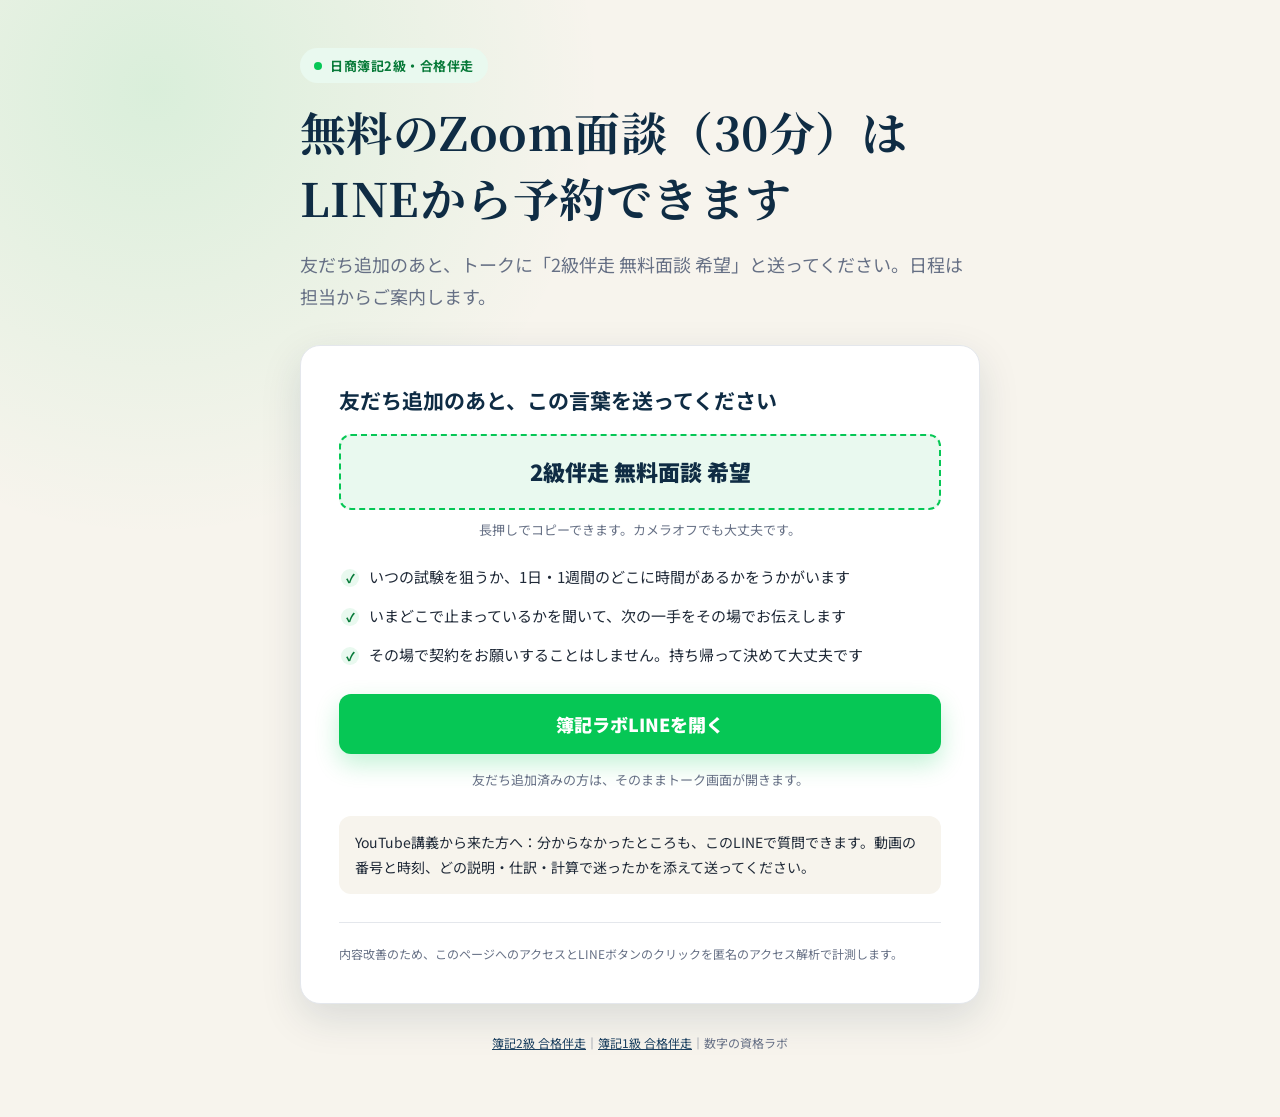
<file: boki2-line.html>
<!DOCTYPE html>
<html lang="ja">
<head>
  <meta charset="UTF-8">
  <meta name="viewport" content="width=device-width, initial-scale=1.0">
  <meta name="robots" content="noindex, follow">
  <meta name="description" content="日商簿記2級 合格伴走の無料Zoom面談（30分）は、簿記ラボLINEの友だち追加のあと「2級伴走 無料面談 希望」と送るだけで予約できます。">
  <title>簿記2級 合格伴走の無料面談｜簿記ラボLINE</title>
  <link rel="preconnect" href="https://fonts.googleapis.com">
  <link rel="preconnect" href="https://fonts.gstatic.com" crossorigin>
  <link href="https://fonts.googleapis.com/css2?family=Noto+Sans+JP:wght@400;500;700;900&family=Noto+Serif+JP:wght@600;700&display=swap" rel="stylesheet">

  <!-- YouTube動画別の流入とLINEボタン押下をGA4で確認する -->
  <script async src="https://www.googletagmanager.com/gtag/js?id=G-1YC8Z04C44"></script>
  <script>
    window.dataLayer = window.dataLayer || [];
    function gtag(){dataLayer.push(arguments);}
    gtag('js', new Date());
    gtag('config', 'G-1YC8Z04C44');
  </script>

  <style>
    :root {
      --navy: #0F2C44;
      --navy-soft: #1A3F5F;
      --green: #06C755;
      --green-dark: #04A547;
      --green-pale: #E9F9EF;
      --cream: #F7F4ED;
      --white: #FFFFFF;
      --text: #1F2937;
      --text-muted: #667085;
      --border: #E4E7EC;
      --shadow: 0 14px 40px rgba(15, 44, 68, 0.13);
    }

    * { box-sizing: border-box; }

    body {
      margin: 0;
      color: var(--text);
      background:
        radial-gradient(circle at 12% 8%, rgba(6, 199, 85, 0.12), transparent 28rem),
        var(--cream);
      font-family: 'Noto Sans JP', sans-serif;
      line-height: 1.8;
      -webkit-font-smoothing: antialiased;
      overflow-x: hidden;
    }

    main {
      width: calc(100% - 32px);
      max-width: 680px;
      margin: 0 auto;
      padding: 48px 0 64px;
    }

    .eyebrow {
      display: inline-flex;
      align-items: center;
      gap: 8px;
      margin: 0 0 16px;
      padding: 6px 14px;
      border-radius: 999px;
      background: var(--green-pale);
      color: #087A39;
      font-size: 13px;
      font-weight: 700;
      letter-spacing: .04em;
    }

    .eyebrow::before {
      width: 8px;
      height: 8px;
      border-radius: 50%;
      background: var(--green);
      content: '';
    }

    h1 {
      margin: 0;
      color: var(--navy);
      font-family: 'Noto Serif JP', serif;
      font-size: clamp(30px, 7vw, 46px);
      line-height: 1.42;
      letter-spacing: .01em;
    }

    .lead {
      margin: 18px 0 0;
      color: var(--text-muted);
      font-size: clamp(16px, 3.7vw, 18px);
    }

    .card {
      margin-top: 32px;
      padding: clamp(24px, 6vw, 38px);
      border: 1px solid var(--border);
      border-radius: 20px;
      background: var(--white);
      box-shadow: var(--shadow);
    }

    .card h2 {
      margin: 0;
      color: var(--navy);
      font-size: 21px;
      line-height: 1.55;
    }

    .examples {
      display: grid;
      gap: 12px;
      margin: 20px 0 26px;
      padding: 0;
      list-style: none;
    }

    .examples li {
      position: relative;
      padding-left: 30px;
      font-size: 15px;
    }

    .examples li::before {
      position: absolute;
      top: .5em;
      left: 2px;
      display: grid;
      width: 18px;
      height: 18px;
      place-items: center;
      border-radius: 50%;
      background: var(--green-pale);
      color: #087A39;
      content: '✓';
      font-size: 12px;
      font-weight: 900;
      line-height: 1;
    }

    .phrase {
      margin: 18px 0 8px;
      padding: 16px 18px;
      border: 2px dashed var(--green);
      border-radius: 12px;
      background: var(--green-pale);
      color: var(--navy);
      font-size: clamp(18px, 4.6vw, 22px);
      font-weight: 900;
      text-align: center;
      user-select: all;
    }

    .phrase-note {
      margin: 0 0 22px;
      color: var(--text-muted);
      font-size: 13px;
      text-align: center;
    }

    .youtube-note {
      margin: 24px 0 0;
      padding: 14px 16px;
      border-radius: 12px;
      background: var(--cream);
      font-size: 14px;
    }

    .line-button {
      display: flex;
      min-height: 60px;
      align-items: center;
      justify-content: center;
      border-radius: 12px;
      background: var(--green);
      box-shadow: 0 10px 24px rgba(6, 199, 85, 0.24);
      color: var(--white);
      font-size: 18px;
      font-weight: 900;
      text-align: center;
      text-decoration: none;
      transition: transform .18s ease, background .18s ease, box-shadow .18s ease;
    }

    .line-button:hover {
      background: var(--green-dark);
      box-shadow: 0 12px 28px rgba(6, 165, 71, 0.3);
      transform: translateY(-1px);
    }

    .line-button:focus-visible {
      outline: 3px solid rgba(6, 199, 85, 0.3);
      outline-offset: 4px;
    }

    .help {
      margin: 14px 0 0;
      color: var(--text-muted);
      font-size: 13px;
      text-align: center;
    }

    .privacy {
      margin: 28px 0 0;
      padding-top: 20px;
      border-top: 1px solid var(--border);
      color: var(--text-muted);
      font-size: 12px;
    }

    footer {
      margin-top: 28px;
      color: var(--text-muted);
      font-size: 12px;
      text-align: center;
    }

    footer a { color: var(--navy-soft); }

    @media (max-width: 480px) {
      main { padding-top: 32px; }
      .card { border-radius: 16px; }
      .card h2 { font-size: 19px; }
      .line-button { font-size: 17px; }
    }

    @media (prefers-reduced-motion: reduce) {
      .line-button { transition: none; }
    }
  </style>
</head>
<body>
  <main>
    <p class="eyebrow">日商簿記2級・合格伴走</p>
    <h1>無料のZoom面談（30分）は<br>LINEから予約できます</h1>
    <p class="lead">友だち追加のあと、トークに「2級伴走 無料面談 希望」と送ってください。日程は担当からご案内します。</p>

    <section class="card" aria-labelledby="mendan-guide">
      <h2 id="mendan-guide">友だち追加のあと、この言葉を送ってください</h2>
      <p class="phrase">2級伴走 無料面談 希望</p>
      <p class="phrase-note">長押しでコピーできます。カメラオフでも大丈夫です。</p>
      <ul class="examples">
        <li>いつの試験を狙うか、1日・1週間のどこに時間があるかをうかがいます</li>
        <li>いまどこで止まっているかを聞いて、次の一手をその場でお伝えします</li>
        <li>その場で契約をお願いすることはしません。持ち帰って決めて大丈夫です</li>
      </ul>
      <a class="line-button" id="line-cta" href="https://lin.ee/wDWTB5b" rel="noopener">簿記ラボLINEを開く</a>
      <p class="help">友だち追加済みの方は、そのままトーク画面が開きます。</p>
      <p class="youtube-note">YouTube講義から来た方へ：分からなかったところも、このLINEで質問できます。動画の番号と時刻、どの説明・仕訳・計算で迷ったかを添えて送ってください。</p>
      <p class="privacy">内容改善のため、このページへのアクセスとLINEボタンのクリックを匿名のアクセス解析で計測します。</p>
    </section>

    <footer><a href="https://sujilab.net/boki2">簿記2級 合格伴走</a>｜<a href="https://sujilab.net/boki">簿記1級 合格伴走</a>｜数字の資格ラボ</footer>
  </main>

  <script>
    (function () {
      var params = new URLSearchParams(window.location.search);
      var campaign = params.get('utm_campaign') || 'boki2_unknown';
      var source = params.get('utm_source') || 'youtube';
      var medium = params.get('utm_medium') || 'video';
      var cta = document.getElementById('line-cta');

      cta.addEventListener('click', function () {
        if (typeof window.gtag === 'function') {
          window.gtag('event', 'boki2_line_click', {
            campaign: campaign,
            traffic_source: source,
            traffic_medium: medium,
            transport_type: 'beacon'
          });
        }
      });
    }());
  </script>
</body>
</html>
</file>
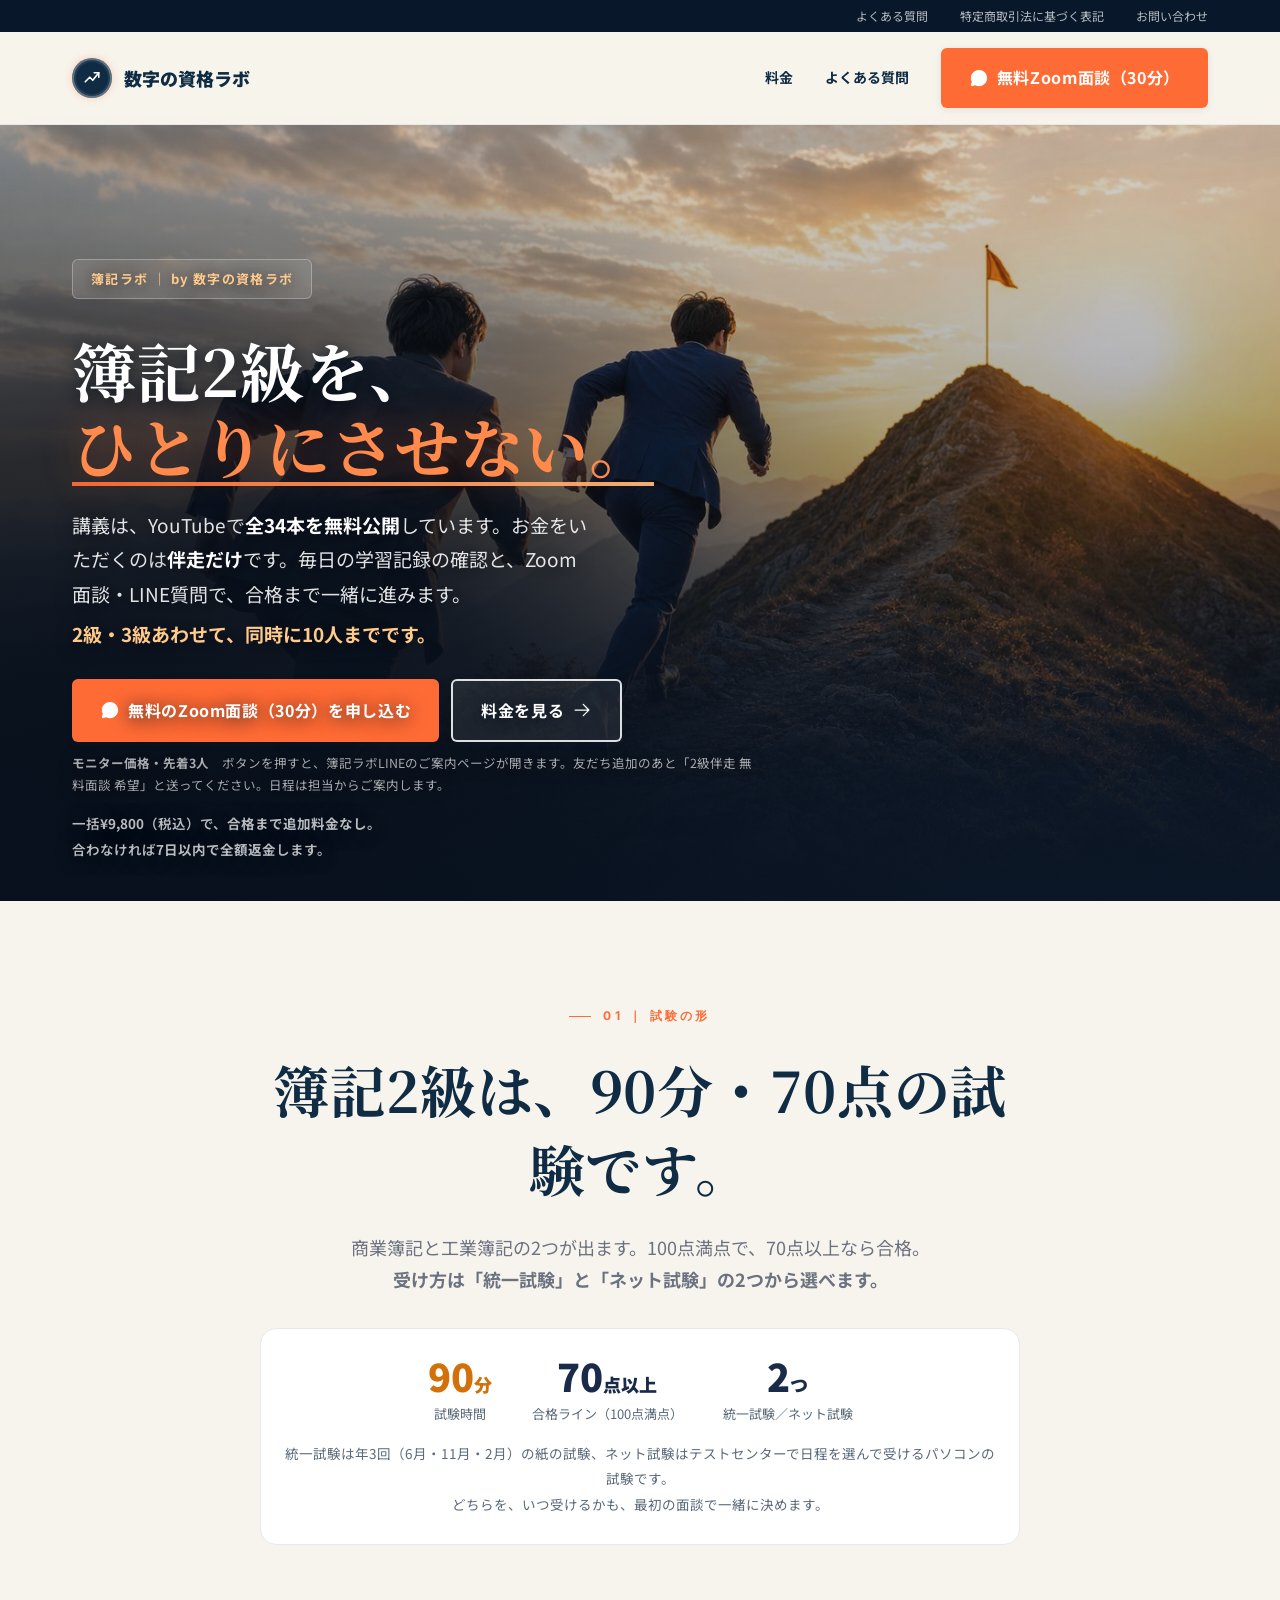
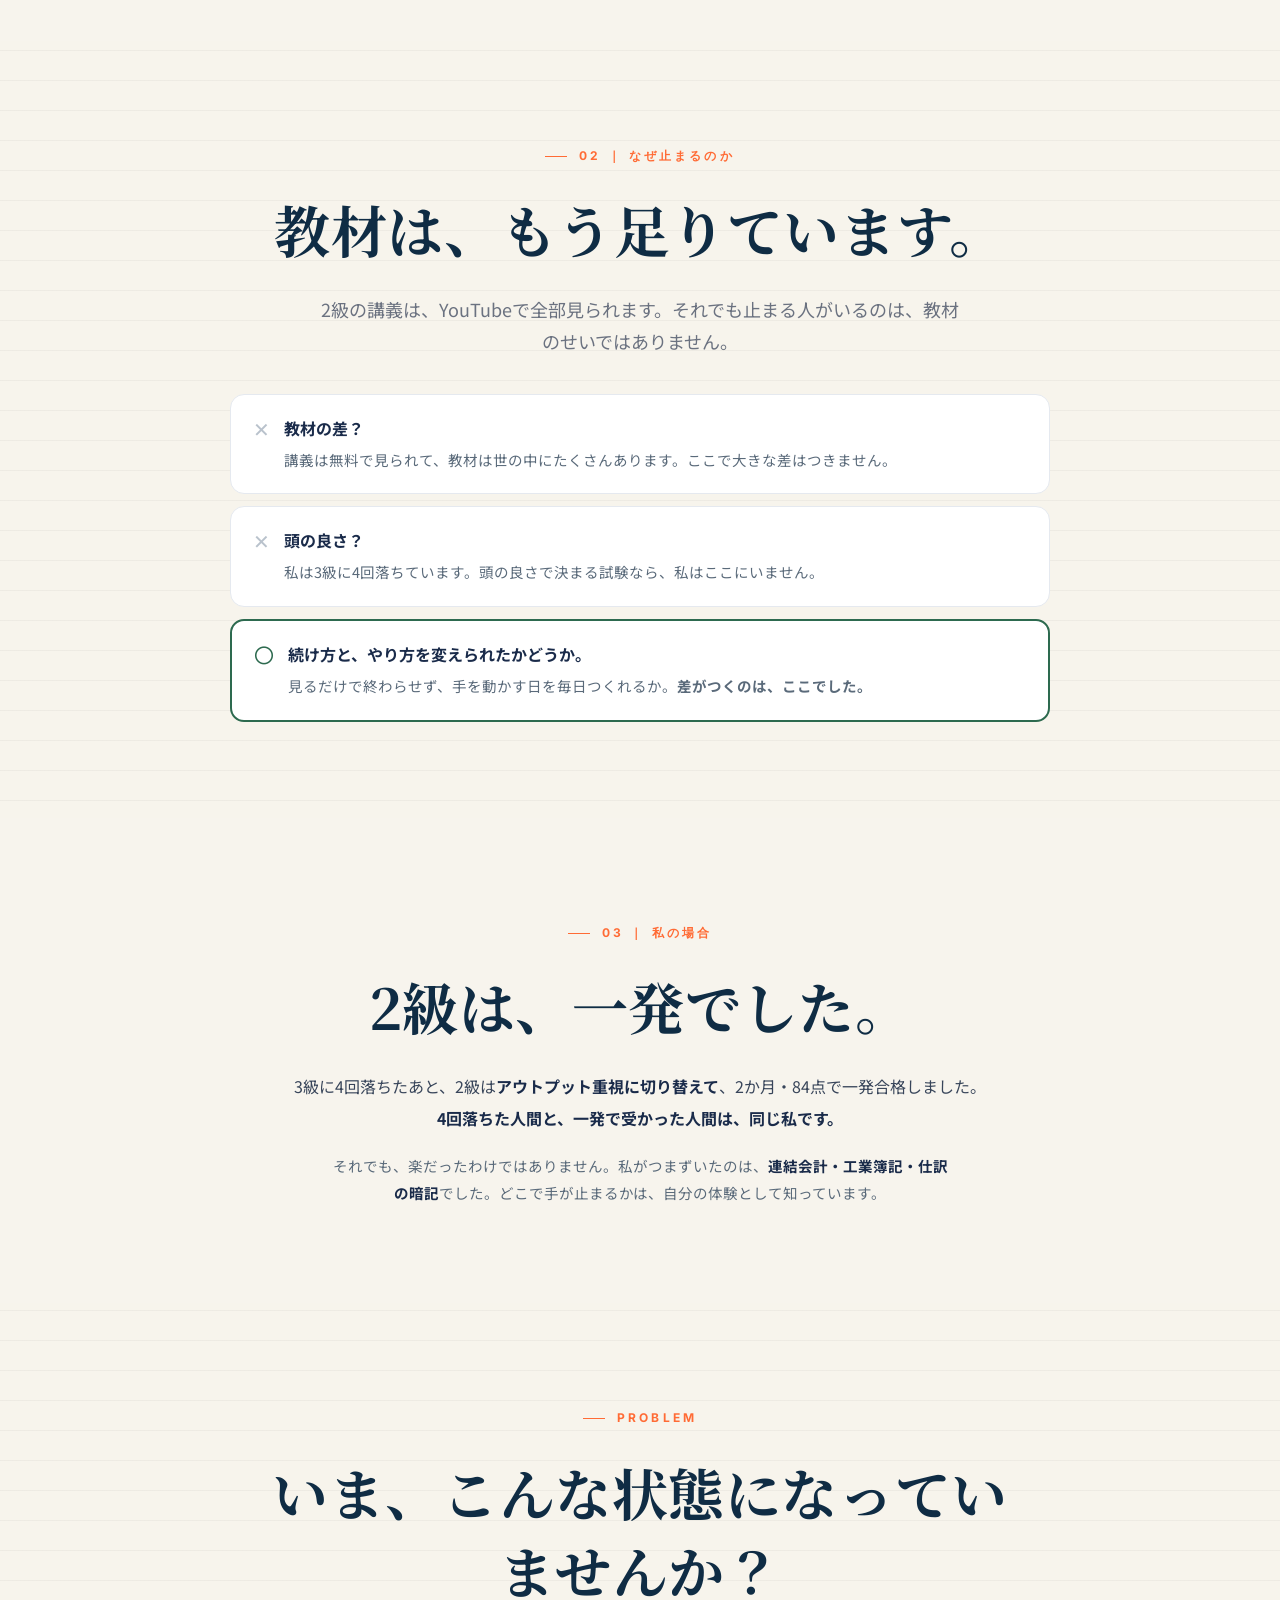
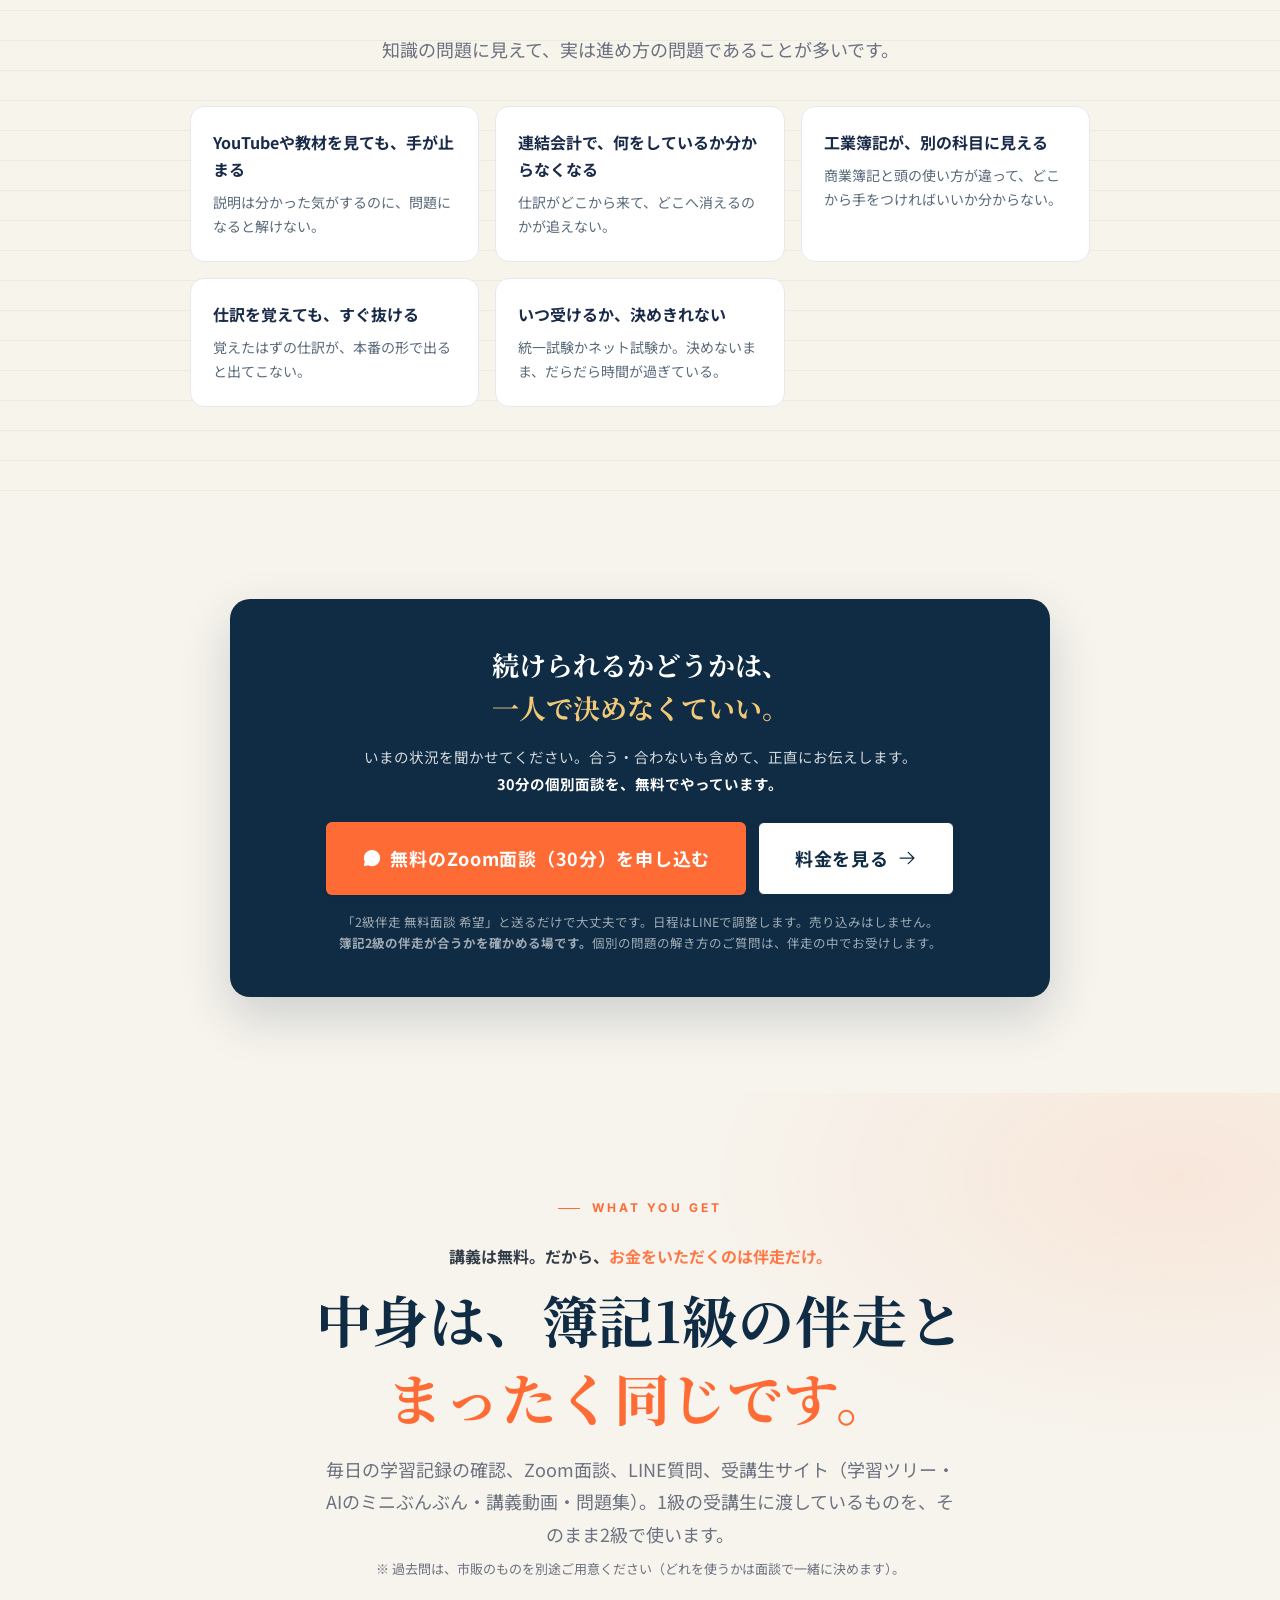
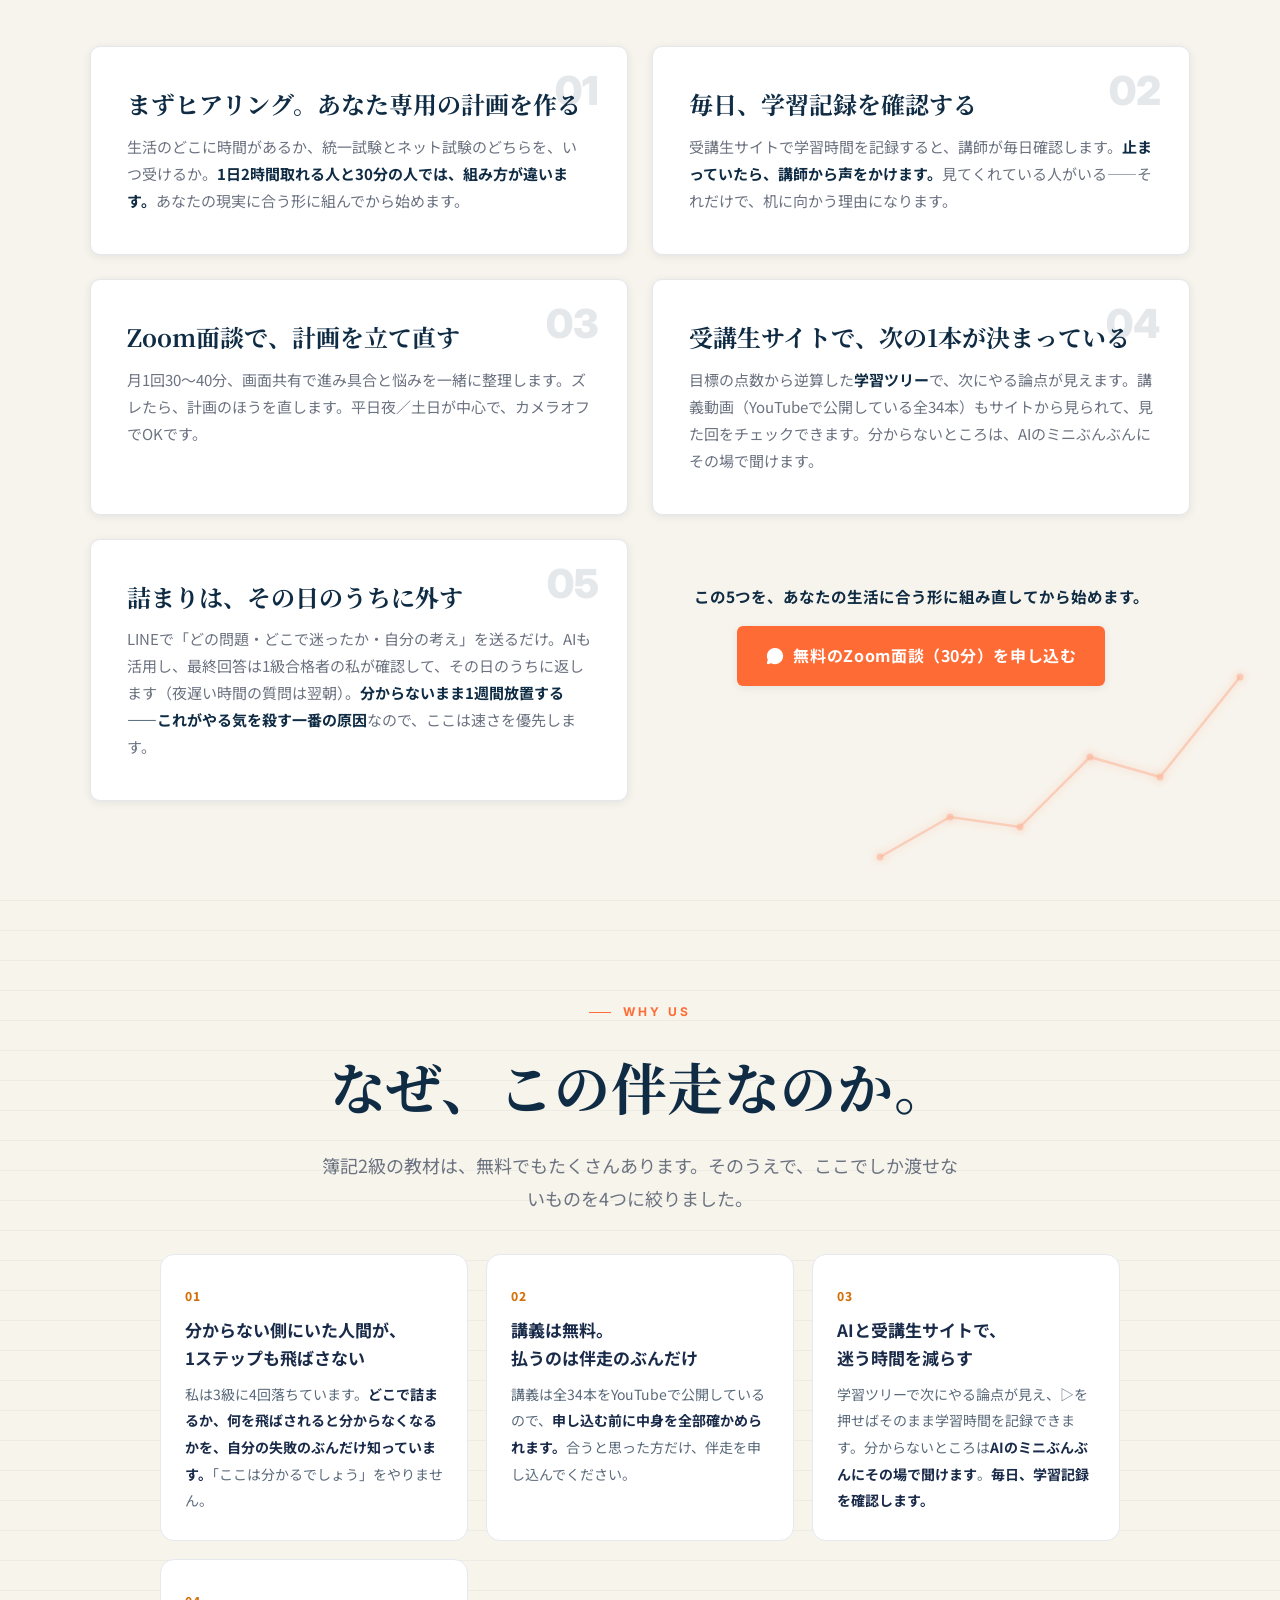
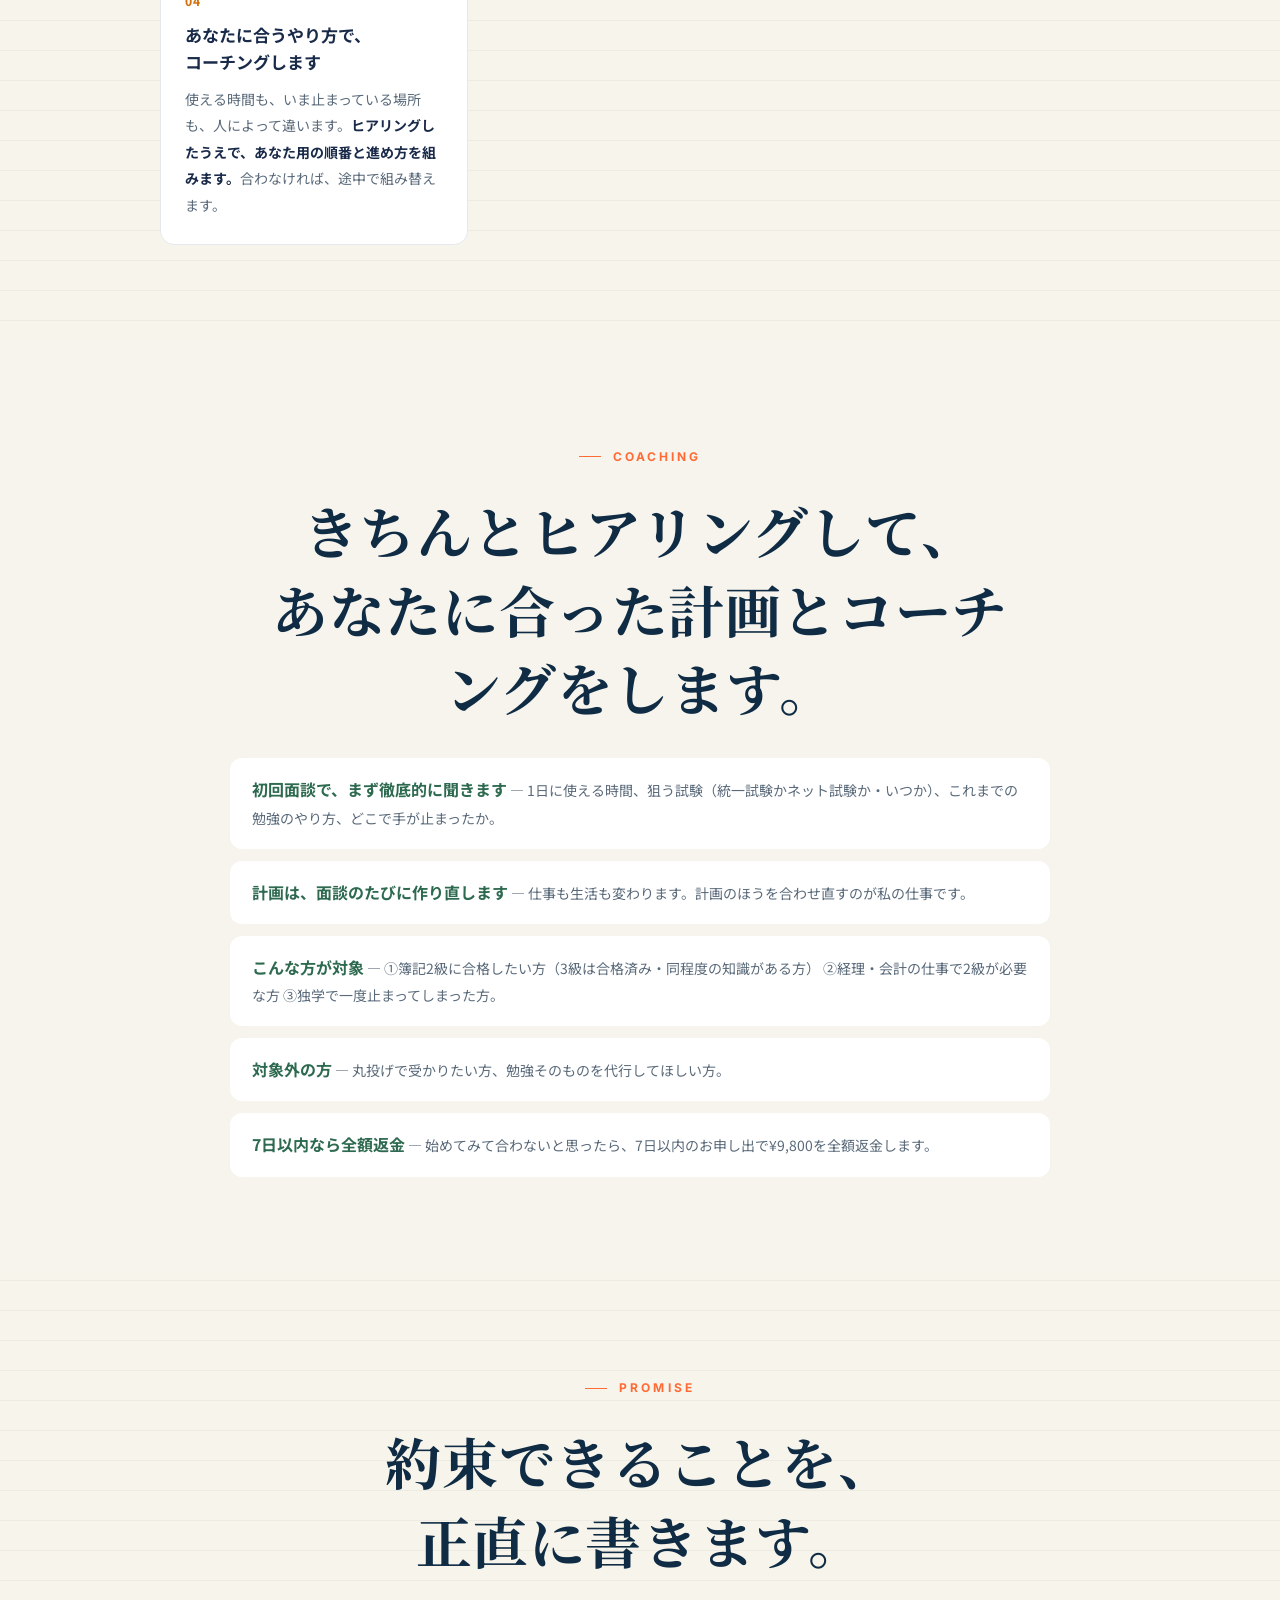
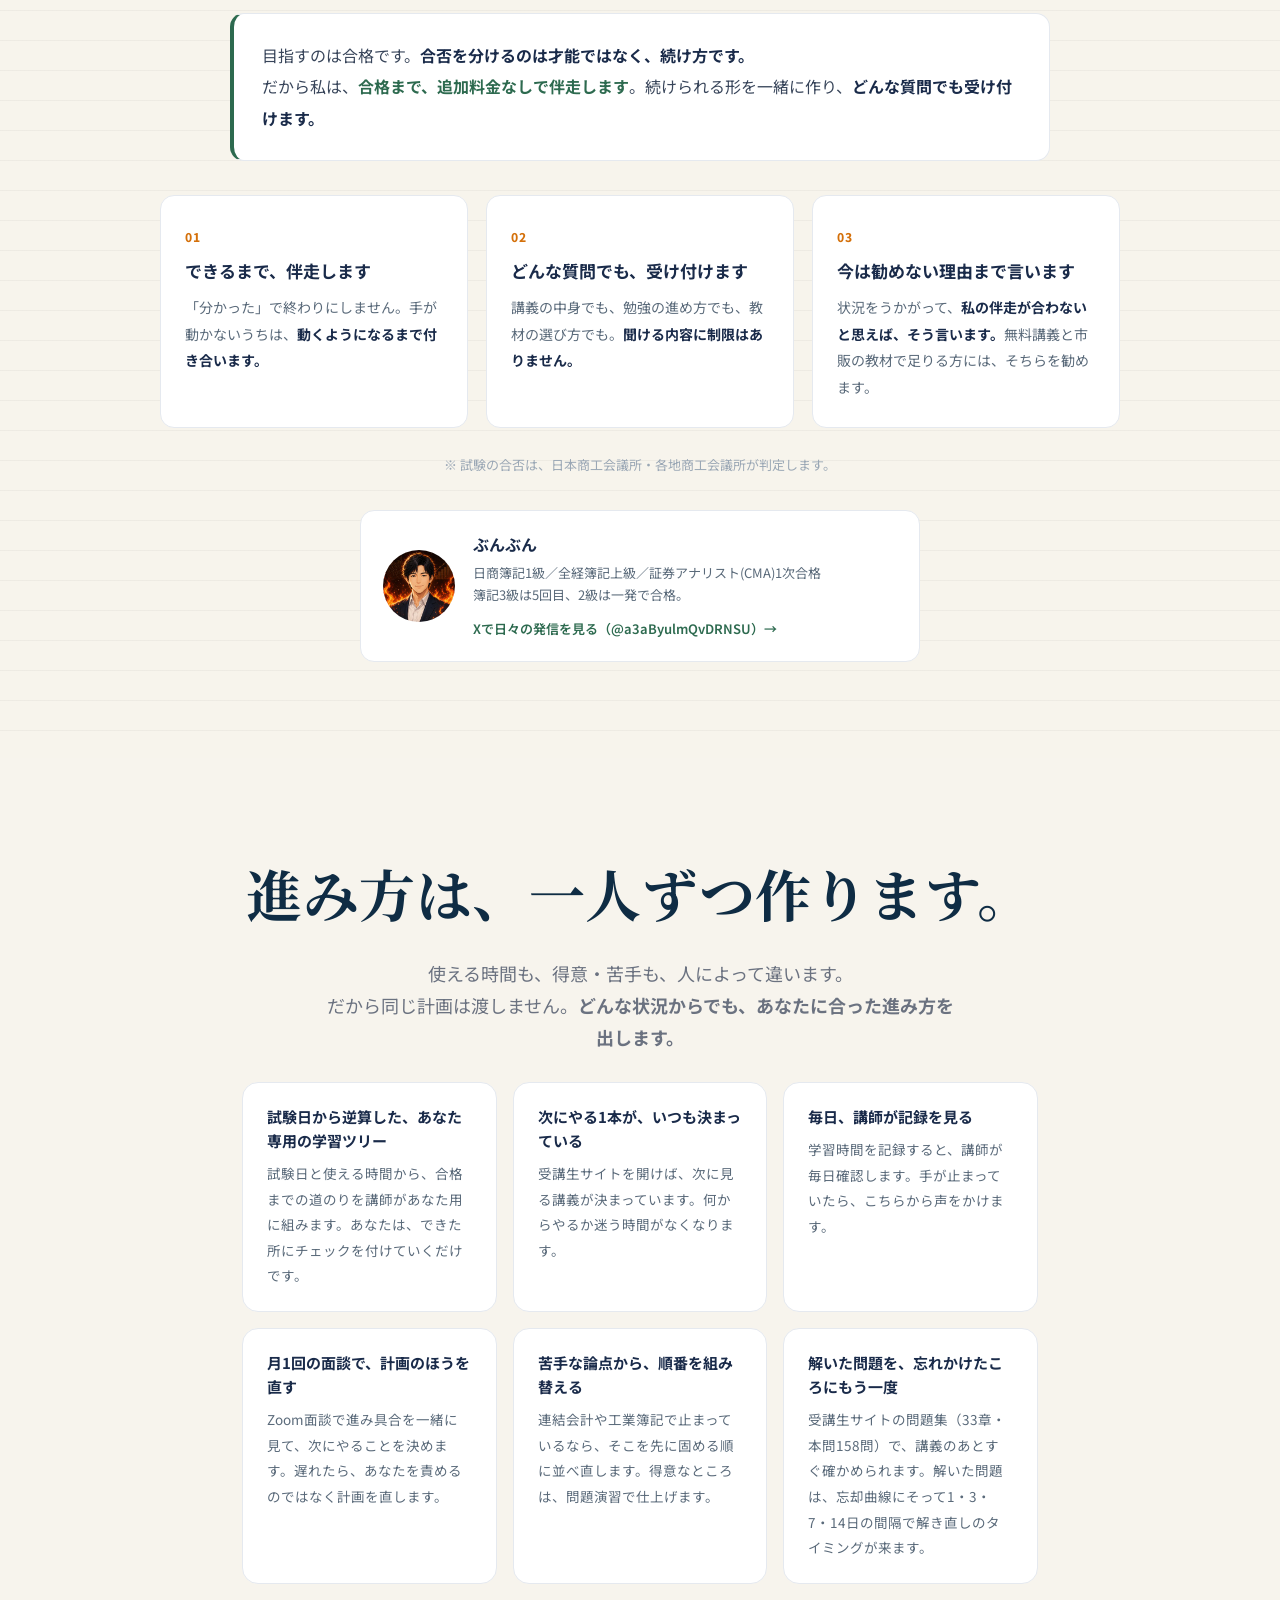
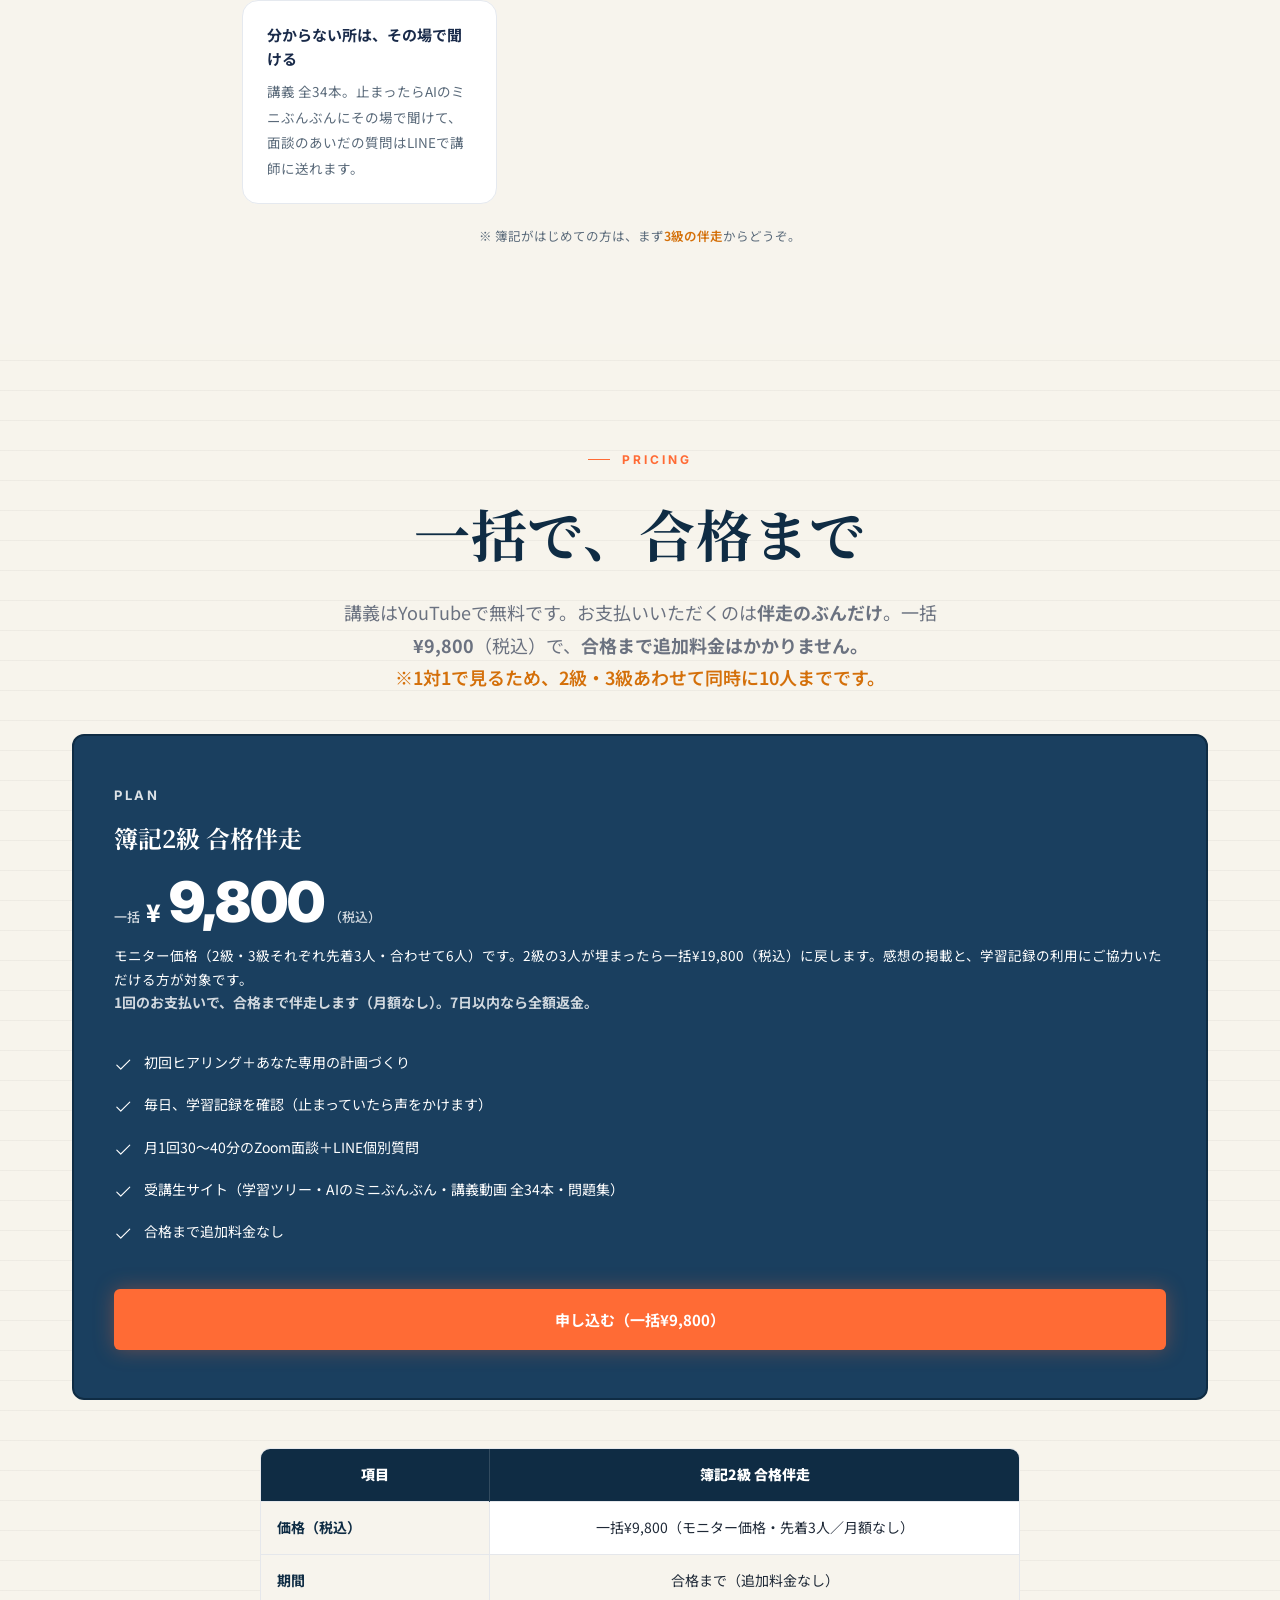
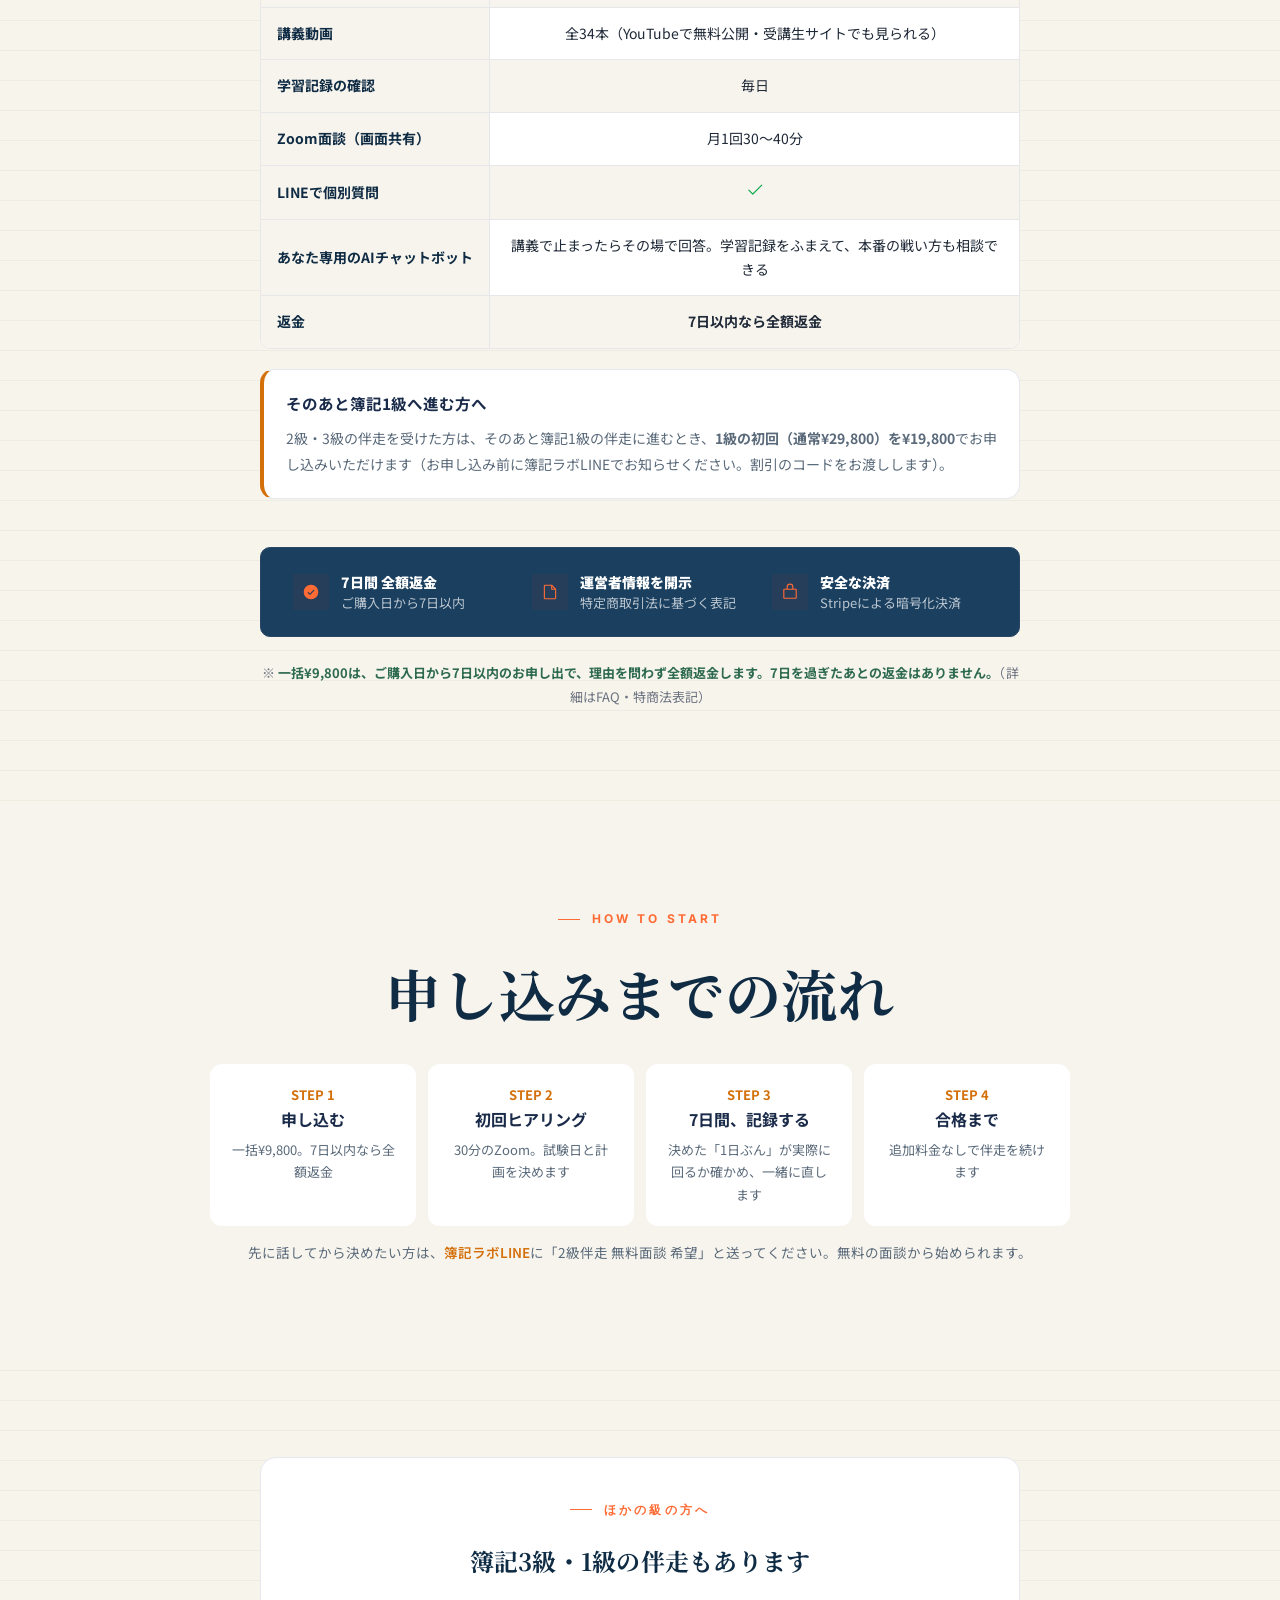
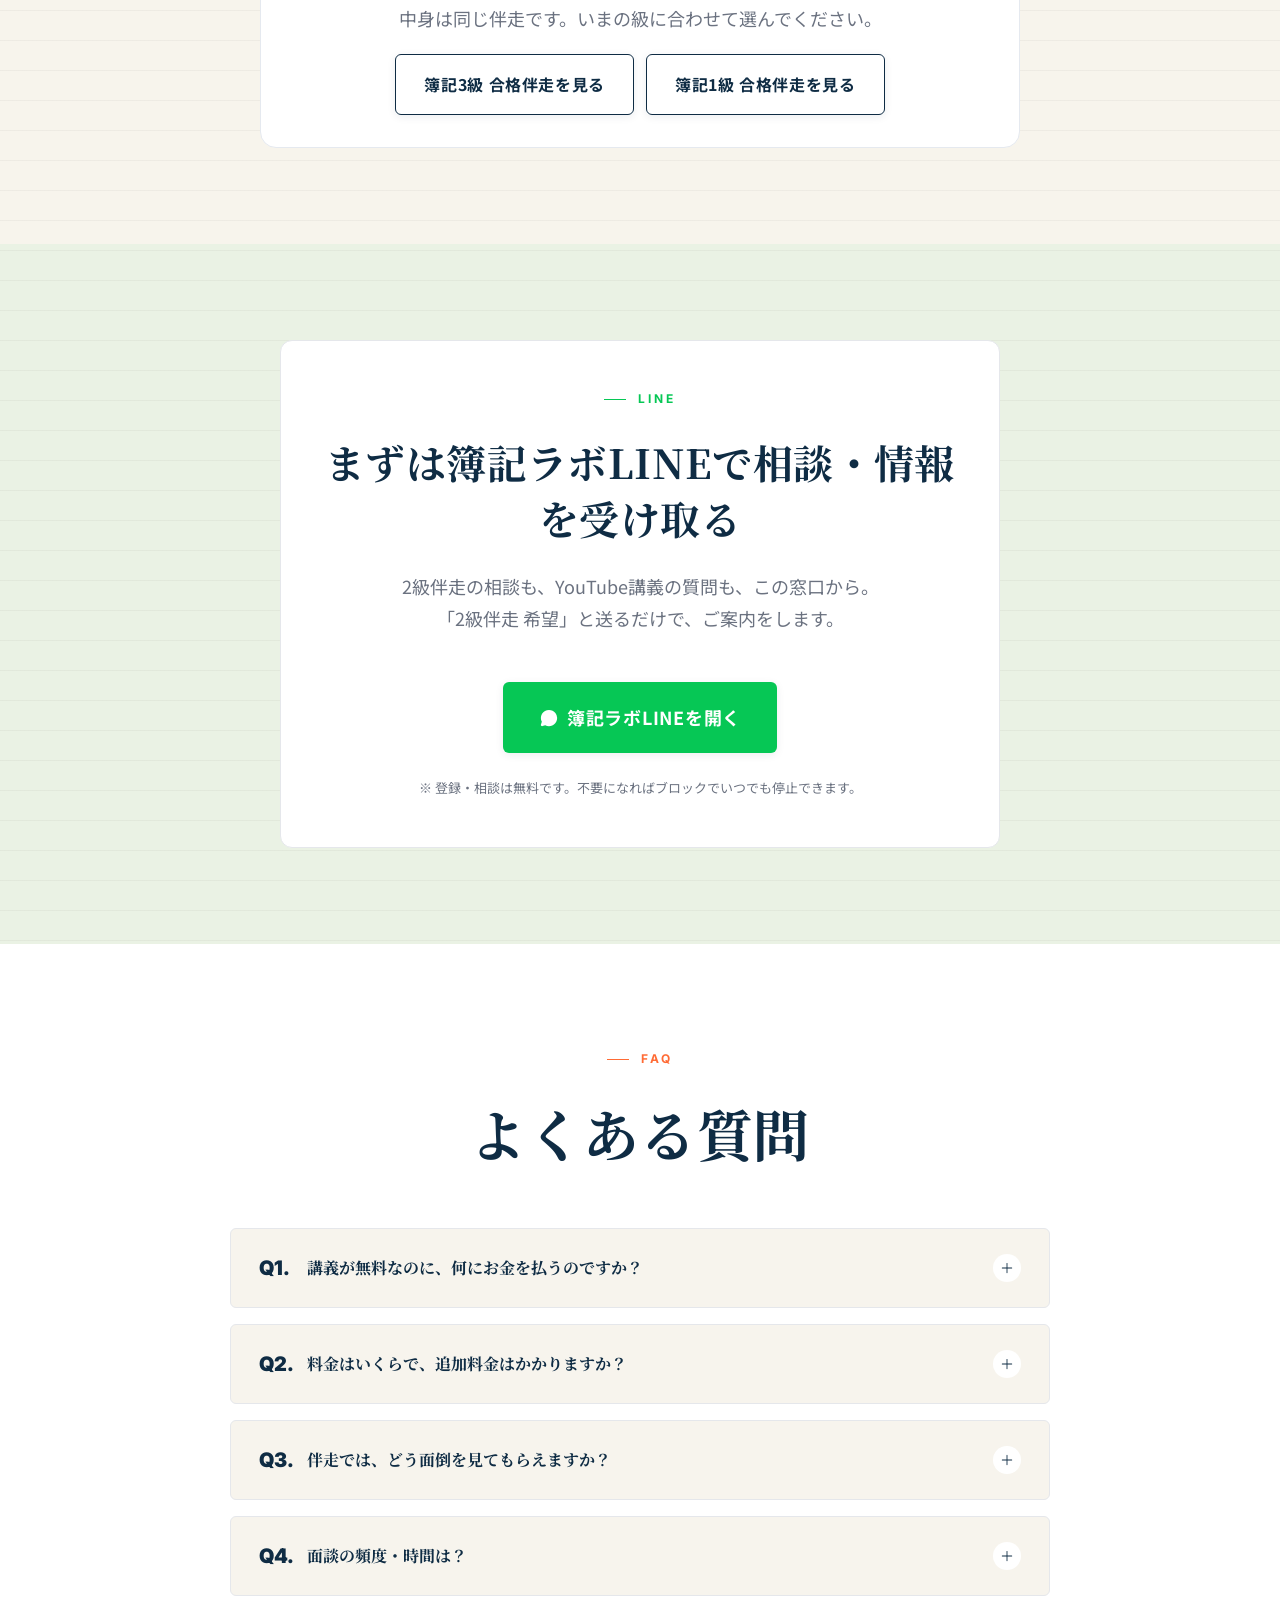
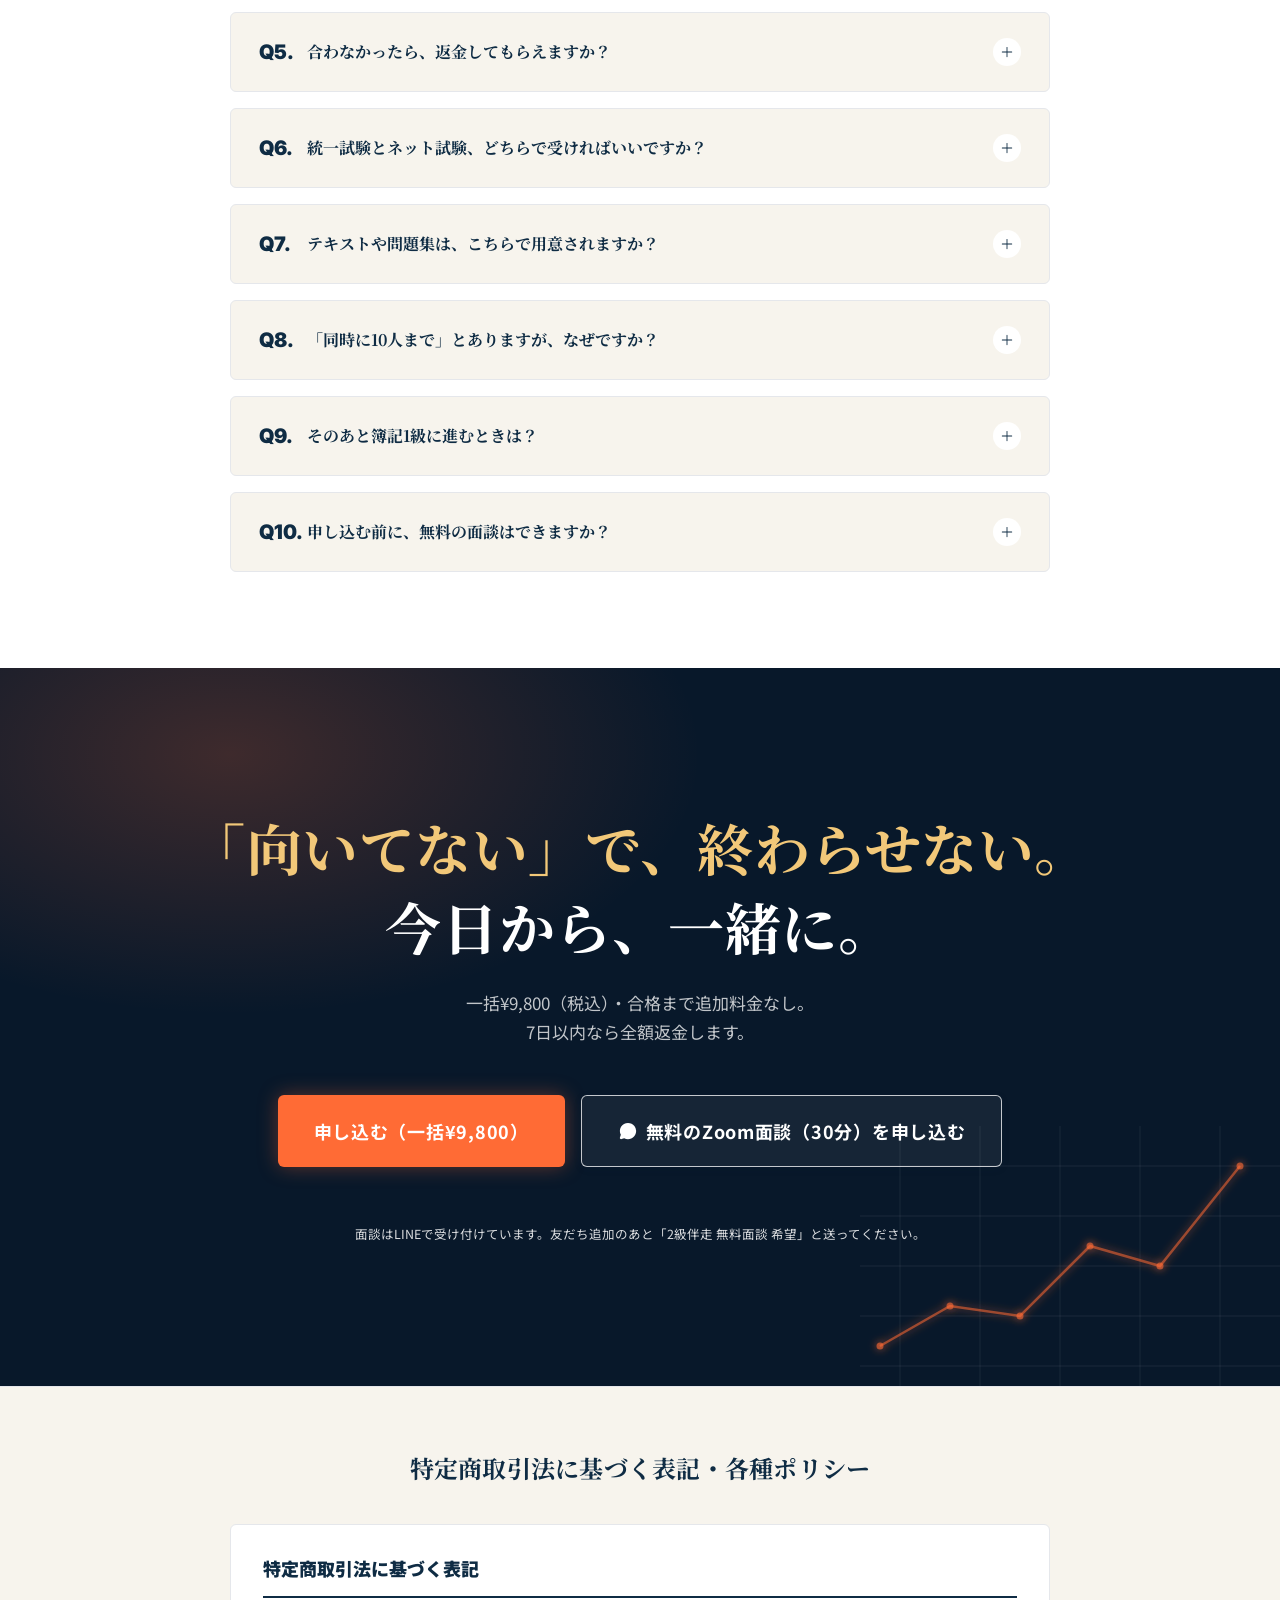
<file: boki2.html>
<!DOCTYPE html>
<html lang="ja">
<head>
  <!-- Google tag (gtag.js) -->
  <script async src="https://www.googletagmanager.com/gtag/js?id=G-1YC8Z04C44"></script>
  <script>
    window.dataLayer = window.dataLayer || [];
    function gtag(){dataLayer.push(arguments);}
    gtag('js', new Date());
    gtag('config', 'G-1YC8Z04C44');
  </script>
  <meta charset="UTF-8">
  <meta name="viewport" content="width=device-width, initial-scale=1.0">
  <!-- 下書き：公開まで検索に出さない（公開時にこの行を外す） -->
  <meta name="robots" content="index, follow">
  <title>簿記2級 合格伴走｜数字の資格ラボ</title>
  <meta name="description" content="日商簿記2級の合格伴走。講義はYouTubeで全34本を無料公開。お金をいただくのは伴走だけです。毎日の学習記録の確認・Zoom面談・LINE質問・受講生サイトで、合格まで追加料金なしで伴走します。一括¥9,800（税込）。2級・3級合わせて同時に10人まで。">
  <meta property="og:type" content="website">
  <meta property="og:site_name" content="数字の資格ラボ">
  <meta property="og:locale" content="ja_JP">
  <meta property="og:title" content="簿記2級 合格伴走｜講義は無料、伴走だけ">
  <meta property="og:description" content="日商簿記2級の合格伴走。講義はYouTubeで全34本を無料公開。お金をいただくのは伴走だけです。毎日の学習記録の確認・Zoom面談・LINE質問・受講生サイトで、合格まで追加料金なしで伴走します。一括¥9,800（税込）。2級・3級合わせて同時に10人まで。">
  <meta property="og:url" content="https://sujilab.net/boki2">
  <!-- og:image は2級・3級用の画像がまだ無いので入れていない（1級の画像は「簿記1級」と書いてあるため流用しない） -->
  <meta name="twitter:card" content="summary">
  <meta name="twitter:title" content="簿記2級 合格伴走｜講義は無料、伴走だけ">
  <meta name="twitter:description" content="日商簿記2級の合格伴走。講義はYouTubeで全34本を無料公開。お金をいただくのは伴走だけです。毎日の学習記録の確認・Zoom面談・LINE質問・受講生サイトで、合格まで追加料金なしで伴走します。一括¥9,800（税込）。2級・3級合わせて同時に10人まで。">
  <script type="application/ld+json">
  {
    "@context": "https://schema.org",
    "@graph": [
      { "@type": "Organization", "name": "数字の資格ラボ", "url": "https://sujilab.net/" },
      {
        "@type": "Course",
        "name": "日商簿記2級 合格伴走",
        "description": "日商簿記2級の合格まで、毎日の学習記録の確認・Zoom面談・LINE質問・受講生サイトで伴走するオンライン講座。講義動画はYouTubeで無料公開。",
        "inLanguage": "ja",
        "provider": { "@type": "Organization", "name": "数字の資格ラボ", "url": "https://sujilab.net/" }
      }
    ]
  }
  </script>

  <link rel="preconnect" href="https://fonts.googleapis.com">
  <link rel="preconnect" href="https://fonts.gstatic.com" crossorigin>
  <link href="https://fonts.googleapis.com/css2?family=Noto+Sans+JP:wght@400;500;700;900&family=Noto+Serif+JP:wght@600;700;900&family=Inter:wght@400;700;900&display=swap" rel="stylesheet">
  <style>
    /* ============================================
       数字の資格ラボ LP — Design System
       Theme: ディープネイビー × ウォームオレンジ × クリームベージュ
       ============================================ */

    /* リセット */
    html { scroll-behavior: smooth; }
    *, *::before, *::after { box-sizing: border-box; margin: 0; padding: 0; }
    #mission, #curriculum, #pricing, #faq { scroll-margin-top: 88px; }
    img, svg { max-width: 100%; height: auto; display: block; }
    button { font-family: inherit; cursor: pointer; border: none; background: none; }
    a { color: inherit; text-decoration: none; }
    ul, ol { list-style: none; }

    /* CSS 変数 */
    :root {
      /* 🔴 2026-08-11：本人指示「デザインは全部あわせてほしい」で、
         旧「墨＋朱＋和紙」の配色を index と同じブランド配色に揃えた。
         index.html の :root と同じ値。ここを触るときは4ページ同時に触ること。 */
      --navy: #0F2C44;
      --navy-soft: #1A3F5F;
      --navy-deep: #08182A;
      --orange: #FF6B35;
      --orange-soft: #FFE8DD;
      --green: #06C755;
      --green-dark: #04A547;
      --cream: #F7F4ED;
      --cream-deep: #EFE9DC;
      --white: #FFFFFF;
      --text: #1F2937;
      --text-muted: #6B7280;
      --text-light: #9CA3AF;
      --border: #E5E7EB;
      --border-dark: #2A4866;
      /* ヒーローのアクセント2色。index のダークヒーローと同じ */
      --hero-cyan: #6EC6F5;
      --hero-gold: #F2C879;
      --shadow-sm: 0 2px 8px rgba(15, 44, 68, 0.08);
      --shadow-md: 0 8px 24px rgba(15, 44, 68, 0.12);
      --shadow-lg: 0 20px 50px rgba(15, 44, 68, 0.18);

      /* スペーシング（8px基準） */
      --space-1: 8px;  --space-2: 16px; --space-3: 24px;
      --space-4: 32px; --space-5: 40px; --space-6: 48px;
      --space-7: 64px; --space-8: 80px; --space-9: 96px;

      /* 角丸 */
      --radius-sm: 6px;
      --radius-md: 10px;
      --radius-lg: 12px;

      /* カードpadding */
      --card-pad-compact: 28px 32px;
      --card-pad-roomy: 40px 36px;
      --card-pad-showcase: 48px 40px;

      /* タイポグラフィ */
      --fs-display: clamp(34px, 5vw, 64px);
      --fs-h1: clamp(32px, 5vw, 56px);
      --fs-h2: clamp(20px, 2.4vw, 24px);
      --fs-h3: 16px;

      /* 金融チャート風の背景モチーフ（navy地セクション用） */
      --chart-motif: url("data:image/svg+xml,%3Csvg xmlns='http://www.w3.org/2000/svg' viewBox='0 0 420 260'%3E%3Cdefs%3E%3Cfilter id='g' x='-60%25' y='-60%25' width='220%25' height='220%25'%3E%3CfeGaussianBlur stdDeviation='4' result='b'/%3E%3CfeMerge%3E%3CfeMergeNode in='b'/%3E%3CfeMergeNode in='SourceGraphic'/%3E%3C/feMerge%3E%3C/filter%3E%3C/defs%3E%3Cg stroke='%23ffffff' stroke-opacity='0.07'%3E%3Cline x1='0' y1='40' x2='420' y2='40'/%3E%3Cline x1='0' y1='90' x2='420' y2='90'/%3E%3Cline x1='0' y1='140' x2='420' y2='140'/%3E%3Cline x1='0' y1='190' x2='420' y2='190'/%3E%3Cline x1='0' y1='240' x2='420' y2='240'/%3E%3Cline x1='40' y1='0' x2='40' y2='260'/%3E%3Cline x1='120' y1='0' x2='120' y2='260'/%3E%3Cline x1='200' y1='0' x2='200' y2='260'/%3E%3Cline x1='280' y1='0' x2='280' y2='260'/%3E%3Cline x1='360' y1='0' x2='360' y2='260'/%3E%3C/g%3E%3Cpolyline points='20,220 90,180 160,190 230,120 300,140 380,40' fill='none' stroke='%23FF6B35' stroke-opacity='0.55' stroke-width='2.5' filter='url(%23g)'/%3E%3Cg fill='%23FF6B35' fill-opacity='0.6' filter='url(%23g)'%3E%3Ccircle cx='20' cy='220' r='3.5'/%3E%3Ccircle cx='90' cy='180' r='3.5'/%3E%3Ccircle cx='160' cy='190' r='3.5'/%3E%3Ccircle cx='230' cy='120' r='3.5'/%3E%3Ccircle cx='300' cy='140' r='3.5'/%3E%3Ccircle cx='380' cy='40' r='3.5'/%3E%3C/g%3E%3C/svg%3E");
    }

    /* ベース */
    body {
      font-family: 'Noto Sans JP', sans-serif;
      font-weight: 400;
      color: var(--text);
      background: var(--white);
      line-height: 1.7;
      -webkit-font-smoothing: antialiased;
      overflow-x: hidden;
    }

    /* タイポグラフィ */
    .num {
      font-family: 'Inter', sans-serif;
      font-weight: 900;
      letter-spacing: -0.01em;
    }
    .eyebrow {
      display: inline-flex;
      align-items: center;
      gap: 12px;
      font-family: 'Inter', sans-serif;
      font-size: 13px;
      font-weight: 700;
      letter-spacing: 0.2em;
      color: var(--navy);
      text-transform: uppercase;
      margin-bottom: 24px;
    }
    .eyebrow::before {
      content: '';
      width: 32px;
      height: 2px;
      background: var(--navy);
    }
    .section-title {
      font-size: var(--fs-h1);
      font-weight: 900;
      line-height: 1.25;
      letter-spacing: -0.01em;
      margin-bottom: 24px;
      color: var(--navy);
    }
    .section-subtitle {
      font-size: clamp(16px, 1.5vw, 18px);
      color: var(--text-muted);
      max-width: 640px;
      line-height: 1.8;
    }
    .underline-mark {
      background: linear-gradient(transparent 60%, var(--orange-soft) 60%);
      padding: 0 4px;
      color: var(--orange);
    }

    /* コンテナ */
    .container {
      max-width: 1200px;
      margin: 0 auto;
      padding: 0 32px;
    }
    section {
      padding: clamp(64px, 8vw, 96px) 0;
      position: relative;
    }

    /* ボタン */
    .btn {
      display: inline-flex;
      align-items: center;
      justify-content: center;
      gap: 8px;
      padding: 16px 28px;
      border-radius: var(--radius-sm);
      font-weight: 700;
      font-size: 16px;
      transition: transform 0.15s ease, box-shadow 0.15s ease, background 0.15s ease;
      white-space: nowrap;
      min-height: 56px;
      box-shadow: var(--shadow-sm);
    }
    .btn svg { width: 20px; height: 20px; }
    .btn:hover { transform: translateY(-2px); box-shadow: var(--shadow-md); }
    .btn-line {
      background: var(--green);
      color: var(--white);
    }
    .btn-line:hover { background: var(--green-dark); }
    .btn-outline {
      background: var(--white);
      color: var(--navy);
      border: 2px solid var(--navy);
    }
    .btn-outline:hover { background: var(--navy); color: var(--white); }
    .btn-orange {
      background: var(--orange);
      color: var(--white);
    }
    .btn-orange:hover { background: #E55A2B; }
    .btn-large {
      padding: 20px 36px;
      font-size: 18px;
      min-height: 64px;
    }

    /* ============================================
       ユーティリティバー
       ============================================ */
    .utility-bar {
      background: var(--navy-deep);
      padding: 6px 0;
    }
    .utility-bar .container {
      display: flex;
      justify-content: flex-end;
      gap: var(--space-4);
    }
    .utility-bar a {
      font-size: 12px;
      color: rgba(255,255,255,0.7);
      white-space: nowrap;
    }
    .utility-bar a:hover {
      color: var(--white);
      text-decoration: underline;
    }

    /* ============================================
       ヘッダー
       ============================================ */
    .site-header {
      position: sticky;
      top: 0;
      left: 0;
      width: 100%;
      padding: 16px 0;
      z-index: 10;
      background: var(--cream);
      border-bottom: 1px solid var(--border);
    }
    .site-header .container {
      display: flex;
      align-items: center;
      justify-content: space-between;
    }
    .header-right {
      display: flex;
      align-items: center;
      gap: var(--space-4);
    }
    .site-nav {
      display: flex;
      gap: var(--space-4);
    }
    .site-nav a {
      font-size: 14px;
      font-weight: 700;
      color: var(--navy);
      white-space: nowrap;
    }
    .site-nav a:hover {
      color: var(--navy-soft);
      text-decoration: underline;
    }
    .logo {
      display: flex;
      align-items: center;
      gap: 12px;
      font-weight: 900;
      font-size: 18px;
      color: var(--navy);
    }
    .logo-mark {
      width: 40px;
      height: 40px;
      border-radius: 50%;
      background: var(--navy);
      color: var(--white);
      display: flex;
      align-items: center;
      justify-content: center;
      box-shadow: inset 0 0 0 2px rgba(255,255,255,0.28), inset 0 0 0 4px rgba(255,255,255,0.08), 0 0 8px rgba(255,107,53,0.3);
      flex-shrink: 0;
    }
    .logo-mark svg { width: 18px; height: 18px; }
    .header-cta {
      display: flex;
      gap: 12px;
    }

    /* ============================================
       Section 1: HERO
       ============================================ */
    .hero {
      padding: clamp(48px, 6vw, 80px) 0;
      background: var(--white);
      position: relative;
      overflow: hidden;
      min-height: 100vh;
      display: flex;
      align-items: center;
    }
    .hero .container {
      position: relative;
      z-index: 2;
    }
    .hero-grid {
      display: grid;
      grid-template-columns: 1.2fr 1fr;
      gap: 60px;
      align-items: center;
    }
    .hero-eyebrow {
      display: inline-block;
      padding: 8px 18px;
      background: var(--cream-deep);
      color: var(--navy);
      font-weight: 700;
      font-size: 13px;
      letter-spacing: 0.1em;
      border-radius: var(--radius-sm);
      margin-bottom: 32px;
      animation: hero-fade 0.8s ease-out both;
    }
    .hero-title {
      font-size: var(--fs-display);
      font-weight: 900;
      line-height: 1.05;
      letter-spacing: -0.01em;
      color: var(--navy);
      margin-bottom: 32px;
      animation: hero-fade 0.8s ease-out 0.1s both;
    }
    .hero-title .em {
      position: relative;
      display: inline-block;
      color: var(--orange);
    }
    .hero-title .em::after {
      content: '';
      position: absolute;
      left: 0;
      bottom: 8px;
      width: 100%;
      height: 14px;
      background: var(--orange-soft);
      z-index: -1;
    }
    .hero-sub {
      font-size: clamp(16px, 1.5vw, 19px);
      color: var(--text-muted);
      line-height: 1.8;
      margin-bottom: 48px;
      max-width: 520px;
      animation: hero-fade 0.8s ease-out 0.2s both;
    }
    .hero-ctas {
      display: flex;
      flex-wrap: wrap;
      gap: 12px;
      animation: hero-fade 0.8s ease-out 0.4s both;
    }
    .hero-visual {
      position: relative;
      animation: hero-fade 1s ease-out 0.3s both;
    }
    .hero-image-wrap {
      position: relative;
      border-radius: var(--radius-lg);
      overflow: hidden;
      box-shadow: var(--shadow-lg);
      aspect-ratio: 4 / 5;
      background: var(--navy);
    }
    .hero-image-wrap::after {
      content: '';
      position: absolute;
      inset: 0;
      background: linear-gradient(180deg, rgba(15,44,68,0) 55%, rgba(15,44,68,0.55) 100%);
      pointer-events: none;
    }
    .hero-image-wrap img {
      width: 100%;
      height: 100%;
      display: block;
      object-fit: cover;
      object-position: 38% 42%;
    }
    .hero-image-wrap svg {
      width: 100%;
      height: 100%;
      display: block;
    }
    .hero-badge {
      position: absolute;
      top: -20px;
      right: -20px;
      max-width: 200px;
      padding: 14px 18px;
      background: var(--white);
      color: var(--navy);
      border: 2px solid var(--navy);
      border-radius: var(--radius-md);
      display: flex;
      align-items: center;
      gap: 12px;
      font-weight: 900;
      font-size: 14px;
      text-align: left;
      box-shadow: var(--shadow-md);
      transform: rotate(-4deg);
      z-index: 3;
      line-height: 1.3;
    }
    .hero-badge-icon {
      width: 38px;
      height: 38px;
      border-radius: 50%;
      background: rgba(15,44,68,0.08);
      color: var(--navy);
      display: flex;
      align-items: center;
      justify-content: center;
      flex-shrink: 0;
    }
    .hero-badge-icon svg { width: 20px; height: 20px; }
    .hero-badge-text {
      display: flex;
      flex-direction: column;
    }
    .hero-badge-small {
      font-size: 11px;
      font-weight: 500;
      letter-spacing: 0.1em;
    }
    .hero-badge-em {
      font-size: 17px;
      color: var(--navy);
    }
    .hero-floating-card {
      position: absolute;
      bottom: -30px;
      left: -30px;
      background: var(--white);
      padding: 20px 24px;
      border-radius: var(--radius-md);
      box-shadow: var(--shadow-md);
      display: flex;
      align-items: center;
      gap: 14px;
      z-index: 3;
      max-width: 280px;
    }
    .hero-floating-card-icon {
      width: 44px;
      height: 44px;
      border-radius: 50%;
      background: rgba(15,44,68,0.08);
      color: var(--navy);
      display: flex;
      align-items: center;
      justify-content: center;
      flex-shrink: 0;
    }
    .hero-floating-card-icon svg { width: 22px; height: 22px; }
    .hero-floating-card-text {
      font-size: 13px;
      line-height: 1.4;
      color: var(--text);
    }
    .hero-floating-card-text strong {
      display: block;
      font-weight: 900;
      color: var(--navy);
      margin-bottom: 2px;
    }

    @keyframes hero-fade {
      from { opacity: 0; transform: translateY(20px); }
      to { opacity: 1; transform: translateY(0); }
    }


    /* ============================================
       Section 2: PROBLEM
       ============================================ */
    .problem {
      background: var(--cream);
      position: relative;
    }
    .problem::before {
      content: '?';
      position: absolute;
      top: 40px;
      right: 5%;
      font-family: 'Inter', sans-serif;
      font-size: clamp(160px, 20vw, 320px);
      font-weight: 900;
      color: var(--cream-deep);
      line-height: 1;
      pointer-events: none;
      user-select: none;
    }
    .problem .container { position: relative; z-index: 2; }
    .problem-header {
      text-align: center;
      margin-bottom: 60px;
    }
    .problem-header .eyebrow { justify-content: center; }
    .problem-list {
      max-width: 800px;
      margin: 0 auto 48px;
      background: var(--white);
      border: 1px solid var(--border);
      border-radius: var(--radius-md);
      overflow: hidden;
    }
    .problem-card {
      padding: var(--card-pad-compact);
      display: flex;
      align-items: flex-start;
      gap: 18px;
      border-bottom: 1px solid var(--border);
      transition: background 0.2s ease;
      border-left: 4px solid var(--navy);
    }
    .problem-card:last-child { border-bottom: none; }
    .problem-card:hover {
      background: var(--cream);
    }
    .problem-icon {
      width: 36px;
      height: 36px;
      border-radius: 50%;
      background: rgba(15,44,68,0.08);
      color: var(--navy);
      display: flex;
      align-items: center;
      justify-content: center;
      flex-shrink: 0;
    }
    .problem-icon svg { width: 18px; height: 18px; }
    .problem-text {
      font-size: 16px;
      font-weight: 500;
      color: var(--text);
      line-height: 1.6;
    }
    .problem-bridge {
      text-align: center;
      max-width: 720px;
      margin: 0 auto;
      padding: 32px;
      background: var(--white);
      border-radius: var(--radius-md);
      border: 2px dashed var(--navy);
      font-size: clamp(18px, 2vw, 22px);
      font-weight: 700;
      color: var(--navy);
      line-height: 1.6;
    }
    .problem-bridge .em {
      color: var(--orange);
    }

    /* ============================================
       Section 3: MISSION
       ============================================ */
    .mission {
      background: var(--white);
      text-align: center;
    }
    .mission-title {
      font-size: var(--fs-h1);
      font-weight: 900;
      line-height: 1.25;
      letter-spacing: -0.01em;
      color: var(--navy);
      margin-bottom: 32px;
      max-width: 920px;
      margin-left: auto;
      margin-right: auto;
    }
    .mission-title .em {
      color: var(--orange);
      position: relative;
    }
    .mission-lead {
      font-size: 18px;
      color: var(--text-muted);
      margin-bottom: 80px;
      max-width: 640px;
      margin-left: auto;
      margin-right: auto;
    }
    .mission-steps {
      max-width: 820px;
      margin: 0 auto;
      text-align: left;
      background: var(--white);
      border: 1px solid var(--border);
      border-radius: var(--radius-md);
      overflow: hidden;
    }
    .mission-step {
      display: grid;
      grid-template-columns: auto 1fr;
      align-items: start;
      gap: 24px;
      padding: 28px 32px;
      border-bottom: 1px solid var(--border);
      transition: background 0.2s ease;
    }
    .mission-step:last-child { border-bottom: none; }
    .mission-step:hover { background: var(--cream); }
    .mission-step-num {
      width: 44px;
      height: 44px;
      border-radius: 50%;
      background: var(--navy);
      color: var(--white);
      display: flex;
      align-items: center;
      justify-content: center;
      font-family: 'Inter', sans-serif;
      font-weight: 900;
      font-size: 18px;
      flex-shrink: 0;
    }
    .mission-step-label {
      display: block;
      font-family: 'Inter', sans-serif;
      font-size: 12px;
      font-weight: 700;
      letter-spacing: 0.2em;
      color: var(--navy);
      margin-bottom: 8px;
    }
    .mission-step-title {
      font-size: var(--fs-h2);
      font-weight: 900;
      color: var(--navy);
      margin-bottom: 8px;
      line-height: 1.4;
    }
    .mission-step-text {
      font-size: 14px;
      color: var(--text-muted);
      line-height: 1.7;
    }

    /* ============================================
       Section 4: METHOD (navy dark)
       ============================================ */
    .method {
      background: var(--navy);
      color: var(--white);
      position: relative;
      overflow: hidden;
    }
    .method::before {
      content: '';
      position: absolute;
      bottom: 0;
      right: 0;
      width: 420px;
      height: 260px;
      background-image: var(--chart-motif);
      background-repeat: no-repeat;
      background-position: bottom right;
      pointer-events: none;
    }
    .method .container { position: relative; z-index: 2; }
    .method-header {
      text-align: center;
      margin-bottom: 64px;
    }
    .method-header .eyebrow {
      justify-content: center;
      color: rgba(255,255,255,0.85);
    }
    .method-header .eyebrow::before { background: rgba(255,255,255,0.85); }
    .method-title {
      font-size: var(--fs-h1);
      font-weight: 900;
      line-height: 1.25;
      color: var(--white);
      letter-spacing: -0.01em;
    }
    .method-title .em { color: var(--orange); }
    .method-grid {
      display: grid;
      grid-template-columns: repeat(2, 1fr);
      gap: 24px;
      max-width: 1100px;
      margin: 0 auto;
    }
    .method-card {
      background: var(--navy-soft);
      border: 1px solid var(--border-dark);
      padding: var(--card-pad-roomy);
      border-radius: var(--radius-md);
      position: relative;
      transition: transform 0.2s ease, border-color 0.2s ease;
    }
    .method-card:hover {
      transform: translateY(-4px);
      border-color: rgba(255,255,255,0.3);
    }
    .method-num-badge {
      position: absolute;
      top: 24px;
      right: 28px;
      font-family: 'Inter', sans-serif;
      font-size: 40px;
      font-weight: 900;
      color: var(--white);
      opacity: 0.08;
      line-height: 1;
    }
    .method-icon {
      width: 56px;
      height: 56px;
      border-radius: var(--radius-sm);
      background: rgba(255, 255, 255, 0.12);
      color: var(--white);
      display: flex;
      align-items: center;
      justify-content: center;
      margin-bottom: 20px;
    }
    .method-icon svg { width: 28px; height: 28px; }
    .method-card-title {
      font-size: var(--fs-h2);
      font-weight: 900;
      color: var(--white);
      margin-bottom: 12px;
      line-height: 1.4;
    }
    .method-card-text {
      font-size: 15px;
      color: rgba(255, 255, 255, 0.75);
      line-height: 1.8;
    }

    /* ============================================
       Section 5: HOW TO USE (5-step cycle)
       ============================================ */
    .how-to {
      background: var(--white);
      position: relative;
    }
    .how-to-header {
      text-align: center;
      margin-bottom: 64px;
    }
    .how-to-header .eyebrow { justify-content: center; }
    .how-to-flow {
      display: grid;
      grid-template-columns: repeat(5, 1fr);
      gap: 16px;
      max-width: 1200px;
      margin: 0 auto 48px;
      position: relative;
    }
    .how-to-step {
      background: var(--cream);
      padding: 32px 20px;
      border-radius: var(--radius-md);
      text-align: center;
      position: relative;
      border: 1px solid var(--border);
      transition: transform 0.2s ease, background 0.2s ease, border-color 0.2s ease;
    }
    .how-to-step:hover {
      transform: translateY(-4px);
      background: var(--cream-deep);
      border-color: var(--navy);
    }
    .how-to-step-num {
      width: 48px;
      height: 48px;
      border-radius: 50%;
      background: var(--navy);
      color: var(--white);
      display: flex;
      align-items: center;
      justify-content: center;
      font-family: 'Inter', sans-serif;
      font-weight: 900;
      font-size: 20px;
      margin: 0 auto 18px;
    }
    .how-to-step:nth-child(odd) .how-to-step-num { background: var(--navy); }
    .how-to-step-title {
      font-size: var(--fs-h3);
      font-weight: 900;
      color: var(--navy);
      margin-bottom: 8px;
      line-height: 1.4;
    }
    .how-to-step-text {
      font-size: 13px;
      color: var(--text-muted);
      line-height: 1.6;
    }
    .how-to-arrow {
      display: none;
    }
    .how-to-note {
      max-width: 720px;
      margin: 0 auto;
      padding: 28px 36px;
      background: var(--navy);
      color: var(--white);
      border-radius: var(--radius-md);
      text-align: center;
      font-size: 16px;
      line-height: 1.7;
      font-weight: 500;
    }
    .how-to-note .em {
      color: var(--orange);
      font-weight: 900;
    }

    /* ============================================
       Section 6: CONNECTIONS
       ============================================ */
    .connections {
      background: var(--cream);
      position: relative;
      overflow: hidden;
    }
    .connections .container { position: relative; z-index: 2; }
    .connections-header {
      text-align: center;
      margin-bottom: 64px;
    }
    .connections-header .eyebrow { justify-content: center; }
    .connections-list {
      max-width: 920px;
      margin: 0 auto 56px;
      background: var(--white);
      border: 1px solid var(--border);
      border-radius: var(--radius-sm);
      overflow: hidden;
    }
    .connection-row {
      display: grid;
      grid-template-columns: 1fr auto 1.5fr;
      align-items: center;
      gap: 24px;
      padding: 24px 28px;
      border-bottom: 1px solid var(--border);
      transition: background 0.2s ease;
    }
    .connection-row:last-child { border-bottom: none; }
    .connection-row:hover {
      background: var(--cream);
    }
    .connection-math {
      font-family: 'Inter', sans-serif;
      font-size: clamp(18px, 2.2vw, 24px);
      font-weight: 700;
      color: var(--navy);
      letter-spacing: -0.01em;
    }
    .connection-arrow {
      width: 44px;
      height: 44px;
      border-radius: 50%;
      background: rgba(15,44,68,0.08);
      color: var(--navy);
      display: flex;
      align-items: center;
      justify-content: center;
      flex-shrink: 0;
    }
    .connection-arrow svg { width: 20px; height: 20px; }
    .connection-finance {
      font-size: 15px;
      color: var(--text);
      font-weight: 500;
      line-height: 1.5;
    }
    .connections-quote {
      max-width: 720px;
      margin: 0 auto;
      text-align: center;
      font-size: clamp(20px, 2.5vw, 28px);
      font-weight: 700;
      color: var(--navy);
      line-height: 1.6;
      padding: 0 24px;
      position: relative;
    }
    .connections-quote::before,
    .connections-quote::after {
      content: '"';
      font-family: 'Inter', serif;
      font-size: clamp(60px, 8vw, 96px);
      font-weight: 900;
      color: var(--navy);
      opacity: 0.4;
      line-height: 0.6;
      position: absolute;
    }
    .connections-quote::before { left: -20px; top: -10px; }
    .connections-quote::after { right: -20px; bottom: -40px; transform: rotate(180deg); }

    /* ============================================
       Section 8: PRICING
       ============================================ */
    .pricing {
      background: var(--navy);
      color: var(--white);
      position: relative;
      overflow: hidden;
    }
    .pricing::before {
      content: '¥';
      position: absolute;
      top: 40px;
      left: 5%;
      font-family: 'Inter', sans-serif;
      font-size: clamp(180px, 25vw, 360px);
      font-weight: 900;
      color: rgba(255, 255, 255, 0.04);
      line-height: 1;
      pointer-events: none;
      user-select: none;
    }
    .pricing::after {
      content: '';
      position: absolute;
      bottom: 0;
      right: 0;
      width: 420px;
      height: 260px;
      background-image: var(--chart-motif);
      background-repeat: no-repeat;
      background-position: bottom right;
      pointer-events: none;
    }
    .pricing .container { position: relative; z-index: 2; }
    .pricing-header {
      text-align: center;
      margin-bottom: 64px;
    }
    .pricing-header .eyebrow {
      justify-content: center;
      color: rgba(255,255,255,0.85);
    }
    .pricing-header .eyebrow::before { background: rgba(255,255,255,0.85); }
    .pricing-title {
      color: var(--white);
      font-size: var(--fs-h1);
      font-weight: 900;
      line-height: 1.25;
      letter-spacing: -0.01em;
    }
    .pricing-grid {
      display: grid;
      grid-template-columns: repeat(3, minmax(0, 1fr));
      gap: 24px;
    }
    /* 料金カード1枚 */
    .pricing-grid.one {
      grid-template-columns: minmax(0, 1fr);
    }
    /* 月払い＋モニター枠の2枚（2026-10-05） */
    .pricing-grid.two {
      grid-template-columns: repeat(2, minmax(0, 1fr));
      max-width: 1100px;
      margin: 0 auto;
    }
    .pricing-card {
      background: var(--white);
      color: var(--text);
      padding: var(--card-pad-showcase);
      border-radius: var(--radius-lg);
      position: relative;
      border: 1px solid var(--border);
      transition: transform 0.2s ease, border-color 0.2s ease;
    }
    .pricing-card.featured {
      background: var(--navy-soft);
      color: var(--white);
      border: 2px solid var(--navy);
    }
    .pricing-card.featured .pricing-cta {
      box-shadow: 0 0 20px rgba(255,107,53,0.35);
    }
    .pricing-card.featured .pricing-badge { background: var(--orange); }
    .pricing-card:hover { transform: translateY(-4px); }
    .pricing-badge {
      position: absolute;
      top: -16px;
      right: 24px;
      background: var(--navy);
      color: var(--white);
      font-size: 12px;
      font-weight: 900;
      padding: 8px 16px;
      border-radius: var(--radius-sm);
      letter-spacing: 0.1em;
    }
    .pricing-card-label {
      font-family: 'Inter', sans-serif;
      font-size: 13px;
      font-weight: 700;
      letter-spacing: 0.2em;
      color: var(--navy);
      margin-bottom: 12px;
    }
    .pricing-card.featured .pricing-card-label {
      color: rgba(255,255,255,0.85);
    }
    .pricing-card-name {
      font-size: var(--fs-h2);
      font-weight: 900;
      color: var(--navy);
      margin-bottom: 16px;
    }
    .pricing-card.featured .pricing-card-name {
      color: var(--white);
    }
    .pricing-price {
      display: flex;
      align-items: baseline;
      flex-wrap: wrap; /* 幅が狭いときは「（税込）」を丸ごと次の行へ送る */
      gap: 6px;
      margin-bottom: 4px;
    }
    .pricing-price .num {
      font-size: clamp(40px, 5vw, 56px);
      font-weight: 900;
      letter-spacing: -0.01em;
      line-height: 1;
      color: var(--navy);
    }
    .pricing-card.featured .pricing-price .num { color: var(--white); }
    .pricing-price .yen {
      font-size: 24px;
      font-weight: 900;
      color: var(--navy);
      margin-right: 2px;
    }
    .pricing-card.featured .pricing-price .yen { color: var(--white); }
    .pricing-price .tax {
      font-size: 13px;
      color: var(--text-muted);
      font-weight: 500;
      white-space: nowrap;
    }
    .pricing-card.featured .pricing-price .tax { color: rgba(255,255,255,0.8); }
    .pricing-original {
      font-size: 13px;
      color: var(--text-light);
      text-decoration: line-through;
      margin-bottom: 28px;
    }
    .pricing-card.featured .pricing-original { color: rgba(255,255,255,0.6); }

    /* 科目別プラン用：科目ごとに価格を等しく並べる */
    .pricing-card-sub {
      font-size: 14px;
      color: var(--text-muted);
      margin: 0 0 16px;
      line-height: 1.5;
    }
    .pricing-card.featured .pricing-card-sub { color: rgba(255,255,255,0.8); }
    .pricing-list {
      list-style: none;
      margin: 0 0 28px;
      padding: 12px 0 0;
      border-top: 1px solid #e5e7eb;
    }
    .pricing-list li {
      display: flex;
      justify-content: space-between;
      align-items: baseline;
      padding: 10px 0;
      border-bottom: 1px solid #e5e7eb;
      font-size: 15px;
    }
    .pricing-list .subject {
      color: var(--navy);
      font-weight: 600;
    }
    .pricing-list .price {
      font-weight: 900;
      font-size: 22px;
      color: var(--navy);
      letter-spacing: -0.01em;
    }
    .pricing-card.featured .pricing-list { border-color: rgba(255,255,255,0.2); }
    .pricing-card.featured .pricing-list li { border-color: rgba(255,255,255,0.2); }
    .pricing-card.featured .pricing-list .subject,
    .pricing-card.featured .pricing-list .price { color: var(--white); }
    /* 階層価格リスト：科目見出し行（パック）と配下の分野行 */
    .pricing-list li.group {
      background: var(--cream);
      margin-top: 14px;
      padding: 10px 12px;
      border-bottom: none;
      border-radius: var(--radius-sm);
    }
    .pricing-list li.group:first-child { margin-top: 0; }
    .pricing-list li.group .subject { font-size: 15px; }
    .pricing-list li.group .price { font-size: 18px; }
    .pricing-list li.sub { padding-left: 16px; }
    .pricing-list li.sub .subject { font-weight: 500; font-size: 14px; }
    .pricing-list li.sub .price { font-size: 17px; }
    .pricing-list li { flex-wrap: wrap; gap: 4px 8px; }
    .pricing-list .price-cell {
      display: flex;
      align-items: center;
      gap: 8px;
      margin-left: auto;
    }
    /* 販売状態バッジ */
    .badge-onsale, .badge-soon {
      display: inline-block;
      font-size: 11px;
      font-weight: 700;
      line-height: 1;
      padding: 4px 8px;
      border-radius: var(--radius-sm);
      white-space: nowrap;
    }
    .badge-onsale { background: var(--green-dark); color: #fff; }
    .badge-soon { background: var(--border); color: var(--text-muted); }
    /* 販売中行の小型購入ボタン */
    .buy-mini {
      display: inline-block;
      font-size: 12px;
      font-weight: 700;
      line-height: 1;
      padding: 7px 12px;
      border-radius: var(--radius-sm);
      background: var(--orange);
      color: #fff;
      text-decoration: none;
      white-space: nowrap;
      transition: opacity .15s;
    }
    .buy-mini:hover { opacity: .85; }
    /* 未発売の価格・科目名はグレー表示 */
    .pricing-list .is-soon .subject,
    .pricing-list .is-soon .price { color: #9aa1ab; }
    .pricing-features {
      margin: 28px 0 36px;
    }
    .pricing-feature {
      display: flex;
      align-items: flex-start;
      gap: 12px;
      padding: 10px 0;
      font-size: 14px;
      line-height: 1.6;
      color: var(--text);
    }
    .pricing-card.featured .pricing-feature { color: var(--white); }
    .pricing-feature svg {
      width: 18px;
      height: 18px;
      color: var(--green);
      flex-shrink: 0;
      margin-top: 4px;
    }
    .pricing-card.featured .pricing-feature svg { color: var(--white); }
    .pricing-cta {
      display: block;
      width: 100%;
      text-align: center;
      padding: 18px;
      background: var(--orange);
      color: var(--white);
      border-radius: var(--radius-sm);
      font-weight: 700;
      font-size: 15px;
      transition: background 0.15s ease, transform 0.15s ease;
    }
    .pricing-cta:hover {
      background: #E55A2B;
      transform: translateY(-2px);
    }
    .pricing-compare-wrap {
      max-width: 1100px;
      margin: var(--space-6) auto 0;
      overflow-x: auto;
      border-radius: var(--radius-md);
      border: 1px solid var(--border);
    }
    .pricing-compare {
      width: 100%;
      min-width: 560px;
      border-collapse: collapse;
      background: var(--white);
      font-size: 14px;
    }
    .pricing-compare th,
    .pricing-compare td {
      padding: 14px 16px;
      text-align: center;
      border-top: 1px solid var(--border);
      border-left: 1px solid var(--border);
    }
    .pricing-compare th:first-child,
    .pricing-compare td:first-child {
      border-left: none;
    }
    .pricing-compare thead th {
      background: var(--navy);
      color: var(--white);
      font-weight: 900;
      border-top: none;
      border-left: 1px solid rgba(255,255,255,0.15);
    }
    .pricing-compare thead th:first-child { border-left: none; }
    .pricing-compare tbody th {
      text-align: left;
      color: var(--navy);
      font-weight: 700;
      white-space: nowrap;
      background: var(--cream);
    }
    .pricing-compare td { color: var(--text); }
    .pricing-compare tbody tr:nth-child(even) td { background: var(--cream); }
    .pricing-compare .compare-check { color: var(--green-dark); display: inline-flex; }
    .pricing-compare .compare-check svg { width: 18px; height: 18px; }
    .pricing-trust-band {
      display: grid;
      grid-template-columns: repeat(3, 1fr);
      gap: var(--space-3);
      max-width: 920px;
      margin: var(--space-6) auto 0;
      padding: var(--space-3) var(--space-4);
      background: var(--navy-soft);
      border: 1px solid var(--border-dark);
      border-radius: var(--radius-md);
    }
    .trust-item {
      display: flex;
      align-items: center;
      gap: 12px;
      color: var(--white);
    }
    .trust-item-icon {
      width: 36px;
      height: 36px;
      border-radius: 50%;
      background: rgba(255,255,255,0.12);
      display: flex;
      align-items: center;
      justify-content: center;
      flex-shrink: 0;
      color: var(--white);
    }
    .trust-item-icon svg { width: 18px; height: 18px; }
    .trust-item-text {
      display: flex;
      flex-direction: column;
      font-size: 13px;
      line-height: 1.5;
    }
    .trust-item-text strong { font-size: 14px; font-weight: 900; }
    .trust-item-text span { color: rgba(255,255,255,0.7); }
    a.trust-item:hover .trust-item-text strong { text-decoration: underline; }

    /* ============================================
       Section 8.5: LINE 週1配信
       ============================================ */
    .line-broadcast {
      background: rgba(6, 199, 85, 0.05);
    }
    .line-broadcast-inner {
      max-width: 720px;
      margin: 0 auto;
      background: var(--white);
      border: 1px solid #BFE8CF;
      border-radius: var(--radius-lg);
      box-shadow: var(--shadow-md);
      padding: var(--card-pad-showcase);
      text-align: center;
      display: flex;
      flex-direction: column;
      align-items: center;
      gap: 24px;
    }
    .line-broadcast-inner .eyebrow { color: var(--green); margin-bottom: 0; }
    .line-broadcast-inner .eyebrow::before { background: var(--green); }
    .line-broadcast-inner .section-title { font-size: clamp(26px, 3.5vw, 40px); margin-bottom: 0; }
    .line-broadcast-inner .section-subtitle { margin: 0 auto; }
    .line-broadcast-points {
      display: flex;
      flex-direction: column;
      gap: 10px;
      text-align: left;
      color: var(--text);
      line-height: 1.8;
    }
    .line-broadcast-points li {
      display: flex;
      align-items: baseline;
      gap: 10px;
    }
    .line-broadcast-points .point-icon {
      flex-shrink: 0;
      width: 28px;
      height: 28px;
      border-radius: 50%;
      background: rgba(6, 199, 85, 0.1);
      color: var(--green-dark);
      display: inline-flex;
      align-items: center;
      justify-content: center;
    }
    .line-broadcast-points .point-icon svg { width: 15px; height: 15px; }
    .line-broadcast-note {
      font-size: 13px;
      color: var(--text-muted);
    }
    /* ============================================
       Section 9: FAQ
       ============================================ */
    .faq {
      background: var(--white);
    }
    .faq-header {
      text-align: center;
      margin-bottom: 56px;
    }
    .faq-header .eyebrow { justify-content: center; }
    .faq-list {
      max-width: 820px;
      margin: 0 auto;
      display: grid;
      gap: 16px;
    }
    .faq-item {
      background: var(--cream);
      border-radius: var(--radius-sm);
      overflow: hidden;
      transition: background 0.2s ease;
    }
    .faq-item[open] { background: var(--white); border: 2px solid var(--navy); }
    .faq-q {
      list-style: none;
      cursor: pointer;
      padding: 24px 28px;
      display: flex;
      align-items: center;
      justify-content: space-between;
      gap: 16px;
      font-size: var(--fs-h3);
      font-weight: 700;
      color: var(--navy);
      line-height: 1.5;
      position: relative;
    }
    .faq-q::-webkit-details-marker { display: none; }
    .faq-q-mark {
      font-family: 'Inter', sans-serif;
      font-weight: 900;
      color: var(--navy);
      font-size: 20px;
      flex-shrink: 0;
      width: 32px;
    }
    .faq-q-text { flex: 1; }
    .faq-toggle {
      width: 28px;
      height: 28px;
      border-radius: 50%;
      background: var(--white);
      color: var(--navy);
      display: flex;
      align-items: center;
      justify-content: center;
      flex-shrink: 0;
      transition: transform 0.2s ease, background 0.2s ease;
    }
    .faq-item[open] .faq-toggle {
      background: var(--navy);
      color: var(--white);
      transform: rotate(45deg);
    }
    .faq-toggle svg { width: 14px; height: 14px; }
    .faq-a {
      padding: 0 28px 28px 60px;
      font-size: 15px;
      color: var(--text-muted);
      line-height: 1.8;
    }

    /* ============================================
       Final CTA
       ============================================ */
    .final-cta {
      padding: clamp(96px, 11vw, 140px) 0;
      background: var(--navy-deep);
      color: var(--white);
      position: relative;
      overflow: hidden;
    }
    .final-cta::before {
      content: '';
      position: absolute;
      bottom: 0;
      right: 0;
      width: 420px;
      height: 260px;
      background-image: var(--chart-motif);
      background-repeat: no-repeat;
      background-position: bottom right;
      pointer-events: none;
    }
    .final-cta .container {
      position: relative;
      z-index: 2;
      text-align: center;
    }
    .final-cta-title {
      font-size: var(--fs-h1);
      font-weight: 900;
      line-height: 1.2;
      letter-spacing: -0.01em;
      margin-bottom: 24px;
      color: var(--white);
    }
    .final-cta-title .em {
      color: var(--orange);
    }
    .final-cta-sub {
      font-size: 17px;
      color: rgba(255, 255, 255, 0.75);
      margin-bottom: 48px;
      max-width: 560px;
      margin-left: auto;
      margin-right: auto;
    }
    .final-cta-buttons {
      display: flex;
      flex-wrap: wrap;
      gap: 16px;
      justify-content: center;
      margin-bottom: 56px;
    }
    .final-cta-buttons .btn-orange {
      box-shadow: 0 0 20px rgba(255,107,53,0.35);
    }
    .final-cta-bonus {
      max-width: 480px;
      margin: 0 auto;
      padding: 28px 32px;
      background: rgba(255, 255, 255, 0.05);
      border: 1px solid rgba(255, 255, 255, 0.1);
      border-radius: 16px;
      text-align: left;
    }
    .final-cta-bonus-title {
      display: flex;
      align-items: center;
      gap: 10px;
      font-size: 14px;
      font-weight: 900;
      color: var(--green);
      margin-bottom: 14px;
      letter-spacing: 0.05em;
    }
    .final-cta-bonus-title svg { width: 18px; height: 18px; }
    .final-cta-bonus-list {
      display: grid;
      gap: 10px;
    }
    .final-cta-bonus-item {
      display: flex;
      align-items: flex-start;
      gap: 10px;
      font-size: 14px;
      color: rgba(255, 255, 255, 0.85);
      line-height: 1.6;
    }
    .final-cta-bonus-item svg {
      width: 16px;
      height: 16px;
      color: var(--green);
      flex-shrink: 0;
      margin-top: 4px;
    }

    /* ============================================
       FOOTER
       ============================================ */
    .site-footer {
      background: var(--navy-deep);
      color: rgba(255, 255, 255, 0.6);
      padding: 48px 0 32px;
      border-top: 1px solid rgba(255, 255, 255, 0.08);
    }
    .footer-inner {
      display: flex;
      justify-content: space-between;
      align-items: center;
      flex-wrap: wrap;
      gap: 24px;
    }
    .footer-logo {
      color: var(--white);
      display: flex;
      align-items: center;
      gap: 12px;
      font-weight: 900;
      font-size: 16px;
    }
    .footer-logo .logo-mark {
      background: var(--navy);
      width: 36px;
      height: 36px;
    }
    .footer-logo .logo-mark svg { width: 16px; height: 16px; }
    .footer-copy {
      font-size: 13px;
    }
    .footer-nav {
      display: flex;
      flex-wrap: wrap;
      gap: 8px 20px;
      width: 100%;
      margin-bottom: 24px;
      padding-bottom: 24px;
      border-bottom: 1px solid rgba(255, 255, 255, 0.12);
    }
    .footer-nav a {
      color: rgba(255, 255, 255, 0.7);
      font-size: 13px;
      text-decoration: none;
    }
    .footer-nav a:hover { color: var(--white); text-decoration: underline; }

    /* ============================================
       法務セクション（特商法・各種ポリシー）
       ============================================ */
    .legal {
      background: var(--cream);
      padding: var(--space-7) 0;
      border-top: 1px solid var(--border);
    }
    .legal-title {
      font-size: var(--fs-h2);
      font-weight: 900;
      color: var(--navy);
      text-align: center;
      margin-bottom: 40px;
    }
    .legal-block {
      max-width: 820px;
      margin: 0 auto 28px;
      background: var(--white);
      border: 1px solid var(--border);
      border-radius: var(--radius-sm);
      padding: var(--card-pad-compact);
      box-shadow: var(--shadow-sm);
    }
    .legal-block h3 {
      font-size: 18px;
      font-weight: 900;
      color: var(--navy);
      margin: 0 0 18px;
      padding-bottom: 12px;
      border-bottom: 2px solid var(--navy);
    }
    .legal-block h4 {
      font-size: 14px;
      font-weight: 700;
      color: var(--navy);
      margin: 18px 0 6px;
    }
    .legal-block p,
    .legal-block li,
    .legal-block dd {
      font-size: 14px;
      line-height: 1.9;
      color: var(--text);
    }
    .legal-block ul,
    .legal-block ol { padding-left: 1.4em; margin: 8px 0; }
    .legal-dl {
      display: grid;
      grid-template-columns: 210px 1fr;
    }
    .legal-dl dt {
      font-weight: 700;
      color: var(--navy);
      padding: 12px 0;
      border-top: 1px solid var(--border);
      font-size: 14px;
    }
    .legal-dl dd {
      margin: 0;
      padding: 12px 0;
      border-top: 1px solid var(--border);
    }
    .legal-note { font-size: 12px; color: var(--text-muted); margin-top: 10px; }
    .legal-updated { text-align: right; font-size: 12px; color: var(--text-muted); margin-top: 14px; }
    /* ============================================
       レスポンシブ・タブレット (≤1024px)
       ============================================ */
    @media (max-width: 1024px) {
      .container { padding: 0 28px; }
      section { padding: var(--space-8) 0; }
      .how-to-flow { grid-template-columns: repeat(3, 1fr); }
    }

    /* ============================================
       レスポンシブ (≤768px)
       ============================================ */
    @media (max-width: 768px) {
      .container { padding: 0 20px; }
      section { padding: 64px 0; }

      .header-cta { display: none; }
      .site-nav { display: none; }
      .utility-bar { display: none; }

      /* LINE 週1配信 */
      .line-broadcast-inner { padding: 36px 20px; }
      .line-broadcast-inner .btn-line { width: 100%; white-space: normal; }

      /* 法務セクション */
      .legal { padding: 48px 0; }
      .legal-block { padding: 22px 20px; }
      .legal-dl { grid-template-columns: 1fr; }
      .legal-dl dt { padding: 12px 0 0; }
      .legal-dl dd { padding: 4px 0 12px; border-top: none; }

      /* Hero */
      .hero { padding: 48px 0 64px; }
      .hero-grid {
        grid-template-columns: 1fr;
        gap: 48px;
      }
      .hero-title { font-size: clamp(36px, 9vw, 56px); }
      .hero-ctas { flex-direction: column; }
      .hero-ctas .btn {
        width: 100%;
        min-height: 52px;
      }
      .hero-image-wrap {
        aspect-ratio: 4 / 3;
        max-width: 420px;
        margin: 0 auto;
      }
      .hero-badge {
        max-width: 160px;
        padding: 10px 14px;
        top: -14px;
        right: 8px;
      }
      .hero-badge-icon { width: 30px; height: 30px; }
      .hero-badge-icon svg { width: 16px; height: 16px; }
      .hero-floating-card {
        bottom: -20px;
        left: 10px;
        padding: 14px 18px;
        max-width: 240px;
      }

      /* Problem */
      .problem-card {
        padding: 22px 24px;
      }

      /* Mission */
      .mission-step {
        padding: 20px 22px;
        gap: 14px;
      }

      /* Method */
      .method-grid {
        grid-template-columns: 1fr;
        gap: 18px;
      }
      .method-card {
        padding: 32px 28px;
      }
      .method-num-badge { font-size: 32px; }

      /* How to Use */
      .how-to-flow {
        grid-template-columns: 1fr;
        gap: 14px;
      }
      .how-to-step {
        display: grid;
        grid-template-columns: auto 1fr;
        gap: 16px;
        text-align: left;
        padding: 20px 22px;
        align-items: center;
      }
      .how-to-step-num {
        margin: 0;
        width: 40px;
        height: 40px;
        font-size: 17px;
      }
      .how-to-step-title { margin-bottom: 4px; }

      /* Connections */
      .connection-row {
        grid-template-columns: 1fr;
        gap: 12px;
        padding: 22px 24px;
      }
      .connection-arrow {
        transform: rotate(90deg);
      }

      /* Pricing */
      .pricing-grid, .pricing-grid.two {
        grid-template-columns: 1fr;
        gap: 18px;
      }
      .pricing-card {
        padding: 36px 28px;
      }
      .pricing-card.featured {
        order: -1;
      }
      .pricing-trust-band { grid-template-columns: 1fr; gap: var(--space-2); }

      /* FAQ */
      .faq-q { padding: 20px 22px; font-size: 15px; }
      .faq-a { padding: 0 22px 22px 50px; font-size: 14px; }

      /* Final CTA */
      .final-cta-buttons {
        flex-direction: column;
      }
      .final-cta-buttons .btn {
        width: 100%;
        min-height: 52px;
        font-size: 16px;
        letter-spacing: 0;
        padding-left: 14px;
        padding-right: 14px;
        white-space: normal;
      }
    }

    /* ================================
       Sample Lesson セクション
       ================================ */
    .sample-lesson {
      padding: clamp(64px, 8vw, 96px) 0;
      background: linear-gradient(180deg, var(--cream) 0%, #ffffff 100%);
    }
    .sample-lesson .container {
      max-width: 960px;
    }
    .sample-lesson-header {
      text-align: center;
      margin-bottom: 40px;
    }
    .sample-lesson-video {
      position: relative;
      width: 100%;
      border-radius: var(--radius-md);
      overflow: hidden;
      box-shadow: var(--shadow-lg);
      background: #000;
    }
    .sample-lesson-video video {
      width: 100%;
      display: block;
      aspect-ratio: 16 / 9;
    }
    .sample-lesson-meta {
      display: flex;
      gap: 28px;
      flex-wrap: wrap;
      justify-content: center;
      margin-top: 28px;
      font-size: 14px;
      color: var(--text-muted);
    }
    .sample-lesson-meta-item {
      display: inline-flex;
      align-items: center;
      gap: 8px;
    }
    .sample-lesson-meta-item svg {
      flex-shrink: 0;
      color: var(--green-dark);
    }
    @media (max-width: 768px) {
      .sample-lesson { padding: 56px 0; }
      .sample-lesson-meta { gap: 16px; font-size: 13px; }
    }

    /* ============================================================
       PAPER LAYER — 「道場」（2026-08-05）
       予備校ではなく、一人の記録として読ませるための層。
       墨×朱、紙の地、見出しは明朝。写真は少なく、余白は大きく。
       この層を削り :root を元の値に戻せば旧デザインに戻る。
       ============================================================ */

    /* --- 地：生成りの紙に、帳簿の罫線をごく薄く --- */
    body {
      background-color: #F7F4EC;
      background-image: repeating-linear-gradient(
        to bottom,
        rgba(35,32,28,.042) 0,
        rgba(35,32,28,.042) 1px,
        transparent 1px,
        transparent 30px
      );
    }

    /* --- 見出しは明朝。ここが「予備校」と「道場」の分かれ目 --- */
    .hero-title, .section-title, .method-title, .pricing-title,
    .final-cta-title, .mission-title, .legal-title, .problem-bridge {
      font-family: 'Noto Serif JP', 'Noto Sans JP', serif;
      font-weight: 700;
      letter-spacing: .01em;
      line-height: 1.4;
    }
    .hero-title { line-height: 1.32; }
    .method-card-title, .pricing-card-name, .faq-q-text, .how-to-step-title {
      font-family: 'Noto Serif JP', 'Noto Sans JP', serif;
      font-weight: 700;
    }

    /* --- 朱の下線。蛍光ペンではなく、引いた線 --- */
    .hero-title .em { color: var(--orange); }
    .hero-title .em::after {
      bottom: -2px;
      height: 4px;
      background: var(--orange);
      opacity: .85;
    }
    .underline-mark {
      background: linear-gradient(transparent 66%, var(--orange-soft) 66%);
      color: var(--orange);
    }

    /* --- 節の頭：朱の短い罫を1本 --- */
    .eyebrow {
      color: var(--orange);
      letter-spacing: .26em;
      font-size: 12px;
    }
    .eyebrow::before { width: 22px; height: 1px; background: var(--orange); }

    /* --- 面は「紙」。角を立て、影を薄くし、罫線で締める --- */
    .problem-list, .method-card, .pricing-card, .faq-item, .legal-block,
    .mission-steps, .how-to-step, .line-broadcast-inner, .pricing-compare-wrap {
      box-shadow: none;
      border: 1px solid var(--border);
    }
    .problem-card { border-left: 3px solid var(--orange); }
    .problem-icon, .method-icon, .trust-item-icon {
      border-radius: 2px;
      background: rgba(183,56,47,.08);
      color: var(--orange);
    }

    /* --- 数字は墨で、大きく。ここは「一人の記録」なので実績ではなく事実 --- */
    .num, .pricing-price .num { color: var(--navy); letter-spacing: -.02em; }

    /* --- バッジ（2026-08-11：角丸を他ページと同じ --radius-sm に揃えた） --- */
    .pricing-badge, .hero-badge {
      background: var(--orange);
      color: #FFF8F2;
      border: none;
      border-radius: var(--radius-sm);
      box-shadow: none;
      letter-spacing: .08em;
    }
    .hero-badge { color: var(--navy); background: #FFFDF8; border: 1px solid var(--orange); }
    .hero-badge-em { color: var(--orange); }

    /* --- 黒板の節（method）：墨地に生成りの字 --- */
    .method { background: var(--navy); }
    .method::before { opacity: .35; }
    .method-card { background: rgba(255,253,248,.055); border-color: rgba(245,241,231,.18); }
    .method-icon { background: rgba(245,241,231,.12); color: #F0E9DA; }

    /* --- 紺地の上ではオレンジが沈むので、そこだけ金にする（index の紺地と同じ扱い） --- */
    .method .em, .method-title .em,
    .final-cta .em, .final-cta-title .em,
    .pricing-card.featured .em,
    .site-footer .em { color: var(--hero-gold); }
    .method .underline-mark, .final-cta .underline-mark { color: var(--hero-gold); }

    /* --- 2026-08-11：写真を紙に馴染ませるセピア加工をやめた（他3ページは素の写真） --- */

    /* --- ボタン（2026-08-11：角丸とホバー色を index に揃えた） --- */
    .btn { border-radius: var(--radius-sm); letter-spacing: .04em; }
    .btn-orange { background: var(--orange); }
    .btn-orange:hover { background: #E55A2B; }
    .btn-outline { border-width: 1px; }
    .pricing-cta { border-radius: var(--radius-sm); background: var(--orange); }
    .pricing-cta:hover { background: #E55A2B; }

    /* --- ヘッダー・フッター（2026-08-11：ロゴを index と同じ丸い印に戻した） --- */
    .site-header { background: rgba(247,244,236,.92); backdrop-filter: blur(8px); }
    .logo-mark {
      border-radius: 50%;
      background: var(--navy);
      color: var(--white);
      box-shadow: inset 0 0 0 2px rgba(255,255,255,0.28), inset 0 0 0 4px rgba(255,255,255,0.08), 0 0 8px rgba(255,107,53,0.3);
    }

    /* ============================================================
       ヒーロー＝写真を全面に敷く（2026-08-11・本人指示
       「ヒーロー画像を背景にしたい。でっかくどーんとインパクトほしい」）

       写真の構図＝左〜中央に走る2人／右上に夕日と山頂の旗／下は斜面。
       人物と旗を上に残したいので、コピーは下側に敷く。
       スクリムは紺ではなく焦茶〜濃紺にして、夕日の熱をそのまま残す。
       🔴 このブロックをまるごと消すと、上で定義した白地の2カラムに戻る。
       ============================================================ */
    .hero {
      /* ヘッダー（ユーティリティ帯32＋本体92）を引いた高さ。写真は画面いっぱいのまま、
         最初の画面に申し込みボタンまで入るようにする */
      min-height: calc(100vh - 124px);
      display: flex;
      align-items: flex-end;
      padding: clamp(36px, 4.5vw, 56px) 0 clamp(28px, 3vw, 44px);
      color: var(--white);
      background:
        /* ① コピーの背後（左下）だけを重く落とす。写真の空・夕日は残す */
        radial-gradient(1150px 900px at 8% 82%, rgba(8,16,28,0.96) 0%, rgba(8,16,28,0.78) 34%, rgba(8,16,28,0.30) 58%, rgba(8,16,28,0) 78%),
        /* ② 下端は次の節へ渡すために締める */
        linear-gradient(to bottom, rgba(30,20,12,0.18) 0%, rgba(20,24,34,0.42) 52%, rgba(11,22,38,0.92) 86%, #0B1626 100%),
        url('assets/boki-hero-real.jpg');
      background-size: cover, cover, cover;
      /* 人物の顔から旗までが画面に入る位置。ここを動かすと構図が崩れる */
      background-position: center, center, center 34%;
      background-repeat: no-repeat;
    }
    /* 🔴 .hero が flex なので container が中身なりに縮む。100% を明示しないと
       コピーが画面中央へ寄ってしまう（一度ここでハマった） */
    .hero > .container { width: 100%; box-sizing: border-box; }
    /* 写真の上に文字を置くので、影で1段浮かせる。左寄せを明示する */
    .hero-title { line-height: 1.2; margin-bottom: 24px; }
    .hero-sub { margin-bottom: 28px; }
    .hero-content {
      max-width: 680px;
      margin-left: 0;
      margin-right: auto;
      text-align: left;
      text-shadow: 0 2px 18px rgba(6,14,24,0.9);
    }
    .hero-grid { display: block; }
    /* 右カラムの写真カードは、写真そのものが背景になったので不要 */
    .hero-visual { display: none; }
    .hero-eyebrow {
      background: rgba(255,255,255,0.10);
      border: 1px solid rgba(255,255,255,0.28);
      color: #FFC98A;
      backdrop-filter: blur(8px);
    }
    .hero-title { color: var(--white); }
    .hero-title .em { color: #FF8A4C; text-shadow: 0 0 40px rgba(255,107,53,0.45); }
    .hero-title .em::after {
      bottom: -2px; height: 4px;
      background: linear-gradient(90deg, var(--orange) 0%, #FFB778 100%);
      opacity: .95;
    }
    .hero-sub { color: rgba(255,255,255,0.88); }
    .hero-sub strong { color: var(--white); }
    .hero-sub strong.hero-limit { color: #FFC98A; display: block; margin-top: .3em; }
    .hero .hero-note { color: rgba(255,255,255,0.72); }
    .hero .hero-note a { color: #7FE3B4; font-weight: 700; }
    /* 2026-10-14 ヒーローの副ボタン：暗い写真背景で読めるよう白系の文字と枠 */
    .hero .btn-outline.hero-btn-sub {
      background: rgba(255,255,255,0.08);
      color: var(--white);
      border: 2px solid rgba(255,255,255,0.85);
      backdrop-filter: blur(6px);
    }
    .hero .btn-outline.hero-btn-sub:hover { background: var(--white); color: var(--navy); }
    @media (max-width: 480px) {
      .hero-ctas .btn { font-size: 15px; padding-left: 14px; padding-right: 14px; }
    }
    @media (max-width: 900px) {
      /* 縦画面は横が詰まるぶん、人物が入る位置まで寄せる */
      .hero { min-height: 92vh; background-position: center, 62% 32%; }
      .hero-content { text-shadow: 0 2px 16px rgba(6,14,24,0.92); }
    }

    /* ===== MY RECORD（ヒーロー直下）。ここだけ紺だと明暗が縞になるので、
       明るく熱い地に揃えた（2026-08-11・本人指示） ===== */
    .my-record {
      background:
        radial-gradient(760px 420px at 50% 0%, rgba(255,107,53,0.12) 0%, rgba(255,107,53,0) 66%),
        var(--cream);
    }
    .my-record .section-title { color: var(--navy); }
    .my-record .section-title .em { color: var(--orange); }
    .my-record p { color: var(--text-muted); }
    .mr-stat {
      flex: 1; min-width: 150px; padding: 18px;
      background: var(--white);
      border: 1px solid var(--border);
      border-radius: 14px;
      box-shadow: var(--shadow-sm);
    }
    .mr-num { font-size: 28px; font-weight: 800; color: var(--navy); }
    .mr-unit { font-size: 15px; font-weight: 600; color: var(--text-muted); }
    .mr-label { font-size: 12px; color: var(--text-light); margin-top: 2px; }

    /* ============================================================
       明暗の縞をやめる一括上書き（2026-08-11・本人指示
       「明るいところと暗いところが織り交ざっていない方がいい」）
       暗いのは ①ヒーロー＋その直下のMY RECORD（表紙のかたまり） と
       ②最後のCTA＋フッター（締め）だけ。途中の method は明るい側へ反転させる。
       index.html にも同じ考え方の上書きを入れてある。
       🔴 このブロックをまるごと消すと、紺地の method に戻る。
       ============================================================ */
    .method { background: var(--cream); color: var(--text); }
    .method::before { opacity: .45; }
    .method-header .eyebrow { color: var(--orange); }
    .method-header .eyebrow::before { background: var(--orange); }
    .method-title { color: var(--navy); }
    .method .em, .method-title .em { color: var(--orange); }
    .method .underline-mark { color: var(--orange); }
    .method-card {
      background: var(--white);
      border: 1px solid var(--border);
      box-shadow: var(--shadow-sm);
    }
    .method-card:hover { box-shadow: var(--shadow-md); }
    .method-card-title { color: var(--navy); }
    .method-card-text { color: var(--text-muted); }
    .method-card-text strong { color: var(--navy); }
    .method-num-badge { color: var(--navy); opacity: .10; }
    .method-icon { background: var(--orange-soft); color: var(--orange); }

    /* --- 熱さを足す（2026-08-11・本人指示「明るく熱いイメージに」）--- */
    .method {
      background:
        radial-gradient(780px 440px at 92% 6%, rgba(255,107,53,0.10) 0%, rgba(255,107,53,0) 62%),
        var(--cream);
    }
    .final-cta {
      background:
        radial-gradient(760px 420px at 18% 12%, rgba(255,107,53,0.22) 0%, rgba(255,107,53,0) 62%),
        var(--navy-deep);
    }

    /* --- 動きを減らす設定の人には、入場アニメを出さない --- */
    @media (prefers-reduced-motion: reduce) {
      .hero-eyebrow, .hero-title, .hero-sub, .hero-ctas, .hero-visual { animation: none !important; }
      * { transition-duration: .01ms !important; }
    }
    /* ============================================================
       コンバージョン導線の追加（2026-08-12）
       🔴 直す前の状態：スマホは `.header-cta` が display:none で、ヒーロー（〜約780px）を
       過ぎると料金セクション（ページの約6割地点）までCTAが1つも無かった。
       ページ全高は約23,000px なので、13,000px 以上を無反応で進ませていた。
       ① モバイル追従CTA ② 中間CTA帯 の2つで塞ぐ。JSは使わない（常時表示）。
       ============================================================ */

    /* ① モバイル追従CTA（≤768px のみ） */
    .sticky-cta { display: none; }
    @media (max-width: 768px) {
      .sticky-cta {
        display: flex;
        gap: 8px;
        align-items: center;
        position: fixed;
        left: 0; right: 0; bottom: 0;
        z-index: 900;
        padding: 10px 12px calc(10px + env(safe-area-inset-bottom, 0px));
        background: rgba(255, 255, 255, .94);
        -webkit-backdrop-filter: blur(10px);
        backdrop-filter: blur(10px);
        border-top: 1px solid var(--border);
        box-shadow: 0 -6px 24px rgba(15, 44, 68, .10);
      }
      .sticky-cta-sub {
        flex: 0 0 34%;
        text-align: center;
        padding: 13px 6px;
        font-size: 14px; font-weight: 700;
        color: var(--navy);
        border: 1.5px solid var(--navy);
        border-radius: 10px;
      }
      .sticky-cta-main {
        flex: 1;
        display: flex; align-items: center; justify-content: center; gap: 6px;
        padding: 13px 6px;
        font-size: 15px; font-weight: 700;
        color: #fff;
        background: var(--orange);
        border-radius: 10px;
        box-shadow: 0 4px 14px rgba(255, 107, 53, .32);
      }
      .sticky-cta-main svg { width: 18px; height: 18px; fill: currentColor; flex: 0 0 18px; }
      /* 追従バーがページ末尾を隠さないよう、その分の逃げをつくる */
      body { padding-bottom: 78px; }
    }

    /* ② 中間CTA帯（感情のピーク直後に置く。価格は出さず、無料相談だけを差し出す） */
    .mid-cta {
      max-width: 820px;
      margin: 0 auto;
      background: var(--navy);
      border-radius: 20px;
      padding: clamp(28px, 4vw, 44px) clamp(20px, 4vw, 40px);
      text-align: center;
      color: #fff;
      box-shadow: var(--shadow-lg);
    }
    .mid-cta-title { font-family: 'Noto Serif JP', serif; font-size: clamp(20px, 2.6vw, 27px); font-weight: 700; line-height: 1.6; }
    .mid-cta-title .em { color: var(--hero-gold); }
    .mid-cta-sub { margin: 14px auto 0; max-width: 560px; font-size: 14.5px; line-height: 1.9; color: rgba(255,255,255,.82); }
    .mid-cta-buttons { display: flex; flex-wrap: wrap; gap: 12px; justify-content: center; margin-top: 24px; }
    .mid-cta-note { margin: 16px 0 0; font-size: 12.5px; color: rgba(255,255,255,.6); }
    @media (max-width: 600px) {
      .mid-cta-buttons .btn { width: 100%; font-size: 14px; letter-spacing: 0; padding-left: 10px; padding-right: 10px; white-space: normal; }
    }
  </style>
</head>
<body>
  <!-- 🔴 下書き（2026-10-28・未公開）：簿記2級 合格伴走。1級LP（cc-lp-v2/lp/boki.html）の構成とCSSをそのまま使い、級・価格・講義本数・試験の形・対象者を差し替えた。
       申込ボタンの https://buy.stripe.com/4gM6oG3OA2VI3MP63xgA80D は、Stripe の Payment Link ができたら差し替える（buy.stripe.com になれば、下の入口の印の仕組みもそのまま効く）。
       本人決定（2026-10-28）：一括¥9,800（税込）・合格まで追加料金なし／中身は1級と同じ／2級・3級合わせて同時10人まで・モニター価格あり（2026-11-02 本人決定・先着3人）／
       2級・3級を受けた人は1級の初回¥29,800→¥19,800／講義はYouTubeで全講義を無料公開（有料の価値は伴走だけ）／返金は1級LPと同じ7日以内全額返金。 -->
  <div class="utility-bar">
    <div class="container">
      <a href="#faq">よくある質問</a>
      <a href="#legal-tokuho">特定商取引法に基づく表記</a>
      <a href="mailto:cmaacademy.info@gmail.com">お問い合わせ</a>
    </div>
  </div>
  <header class="site-header">
    <div class="container">
      <div class="logo">
        <div class="logo-mark"><svg viewBox="0 0 24 24" fill="none" stroke="currentColor" stroke-width="2.2" stroke-linecap="round" stroke-linejoin="round"><polyline points="3 17 9 11 13 15 21 5"/><polyline points="15 5 21 5 21 11"/></svg></div>
        <span>数字の資格ラボ</span>
      </div>
      <div class="header-right">
        <nav class="site-nav" aria-label="ページ内ナビゲーション">
          <a href="#pricing">料金</a>
          <a href="#faq">よくある質問</a>
        </nav>
        <div class="header-cta">
          <a href="/boki2-line?utm_source=lp&amp;utm_medium=boki2&amp;utm_campaign=boki2_lp" class="btn btn-orange">
            <svg viewBox="0 0 256 256" fill="currentColor"><path d="M128,24A104,104,0,0,0,36.18,176.88L24.83,210.93a16,16,0,0,0,20.24,20.24l34.05-11.35A104,104,0,1,0,128,24Z"/></svg>
            無料Zoom面談（30分）
          </a>
        </div>
      </div>
    </div>
  </header>

  <!-- ===== HERO ===== -->
  <section class="hero">
    <div class="container">
      <div class="hero-grid">
        <div class="hero-content">
          <span class="hero-eyebrow">簿記ラボ ｜ by 数字の資格ラボ</span>
          <h1 class="hero-title">簿記2級を、<br><span class="em">ひとりにさせない。</span></h1>
          <p class="hero-sub">講義は、YouTubeで<strong>全34本を無料公開</strong>しています。お金をいただくのは<strong>伴走だけ</strong>です。毎日の学習記録の確認と、Zoom面談・LINE質問で、合格まで一緒に進みます。<strong class="hero-limit">2級・3級あわせて、同時に10人までです。</strong></p>
          <div class="hero-ctas">
            <a href="/boki2-line?utm_source=lp&amp;utm_medium=boki2&amp;utm_campaign=boki2_lp" class="btn btn-orange">
              <svg viewBox="0 0 256 256" fill="currentColor"><path d="M128,24A104,104,0,0,0,36.18,176.88L24.83,210.93a16,16,0,0,0,20.24,20.24l34.05-11.35A104,104,0,1,0,128,24Z"/></svg>
              無料のZoom面談（30分）を申し込む
            </a>
            <a href="#pricing" class="btn btn-outline hero-btn-sub">料金を見る
              <svg viewBox="0 0 256 256" fill="currentColor"><path d="M221.66,133.66l-72,72a8,8,0,0,1-11.32-11.32L196.69,136H40a8,8,0,0,1,0-16H196.69L138.34,61.66a8,8,0,0,1,11.32-11.32l72,72A8,8,0,0,1,221.66,133.66Z"/></svg>
            </a>
          </div>
          <p class="hero-note" style="margin:10px 0 0;font-size:12.5px;line-height:1.8;opacity:.9;"><strong>モニター価格・先着3人</strong>　ボタンを押すと、簿記ラボLINEのご案内ページが開きます。友だち追加のあと「2級伴走 無料面談 希望」と送ってください。日程は担当からご案内します。</p>
          <p class="hero-note" style="margin:14px 0 0;font-size:13.5px;font-weight:600;line-height:1.9;">一括<strong>¥9,800</strong>（税込）で、<strong>合格まで追加料金なし</strong>。<br>合わなければ<strong>7日以内で全額返金</strong>します。</p>
        </div>
      </div>
    </div>
  </section>

  <!-- ① 試験の形 -->
  <section style="background:var(--cream);">
    <div class="container">
      <div style="text-align:center;max-width:760px;margin:0 auto 32px;">
        <span class="eyebrow" style="justify-content:center;">01 ｜ 試験の形</span>
        <h2 class="section-title">簿記2級は、<span class="em">90分・70点</span>の試験です。</h2>
        <p class="section-subtitle" style="margin:16px auto 0;">商業簿記と工業簿記の2つが出ます。100点満点で、70点以上なら合格。<br><strong>受け方は「統一試験」と「ネット試験」の2つから選べます。</strong></p>
      </div>
      <div style="max-width:760px;margin:0 auto;background:#fff;border:1px solid #E5E9EF;border-radius:16px;padding:26px 22px;text-align:center;">
        <div style="display:flex;flex-wrap:wrap;justify-content:center;gap:12px 40px;">
          <div><div style="font-size:clamp(30px,4vw,38px);font-weight:900;color:#D4700A;line-height:1.1;">90<span style="font-size:18px;">分</span></div><div style="font-size:13px;color:#5A6A7A;margin-top:6px;">試験時間</div></div>
          <div><div style="font-size:clamp(30px,4vw,38px);font-weight:900;color:#1A2B4A;line-height:1.1;">70<span style="font-size:18px;">点以上</span></div><div style="font-size:13px;color:#5A6A7A;margin-top:6px;">合格ライン（100点満点）</div></div>
          <div><div style="font-size:clamp(30px,4vw,38px);font-weight:900;color:#1A2B4A;line-height:1.1;">2<span style="font-size:18px;">つ</span></div><div style="font-size:13px;color:#5A6A7A;margin-top:6px;">統一試験／ネット試験</div></div>
        </div>
        <p style="margin:16px 0 0;font-size:13.5px;color:#5A6A7A;line-height:1.9;">統一試験は年3回（6月・11月・2月）の紙の試験、ネット試験はテストセンターで日程を選んで受けるパソコンの試験です。<br>どちらを、いつ受けるかも、最初の面談で一緒に決めます。</p>
      </div>
    </div>
  </section>

  <!-- ② なぜ止まるのか -->
  <section>
    <div class="container">
      <div style="text-align:center;max-width:760px;margin:0 auto 36px;">
        <span class="eyebrow" style="justify-content:center;">02 ｜ なぜ止まるのか</span>
        <h2 class="section-title">教材は、<span class="em">もう足りています。</span></h2>
        <p class="section-subtitle" style="margin:16px auto 0;">2級の講義は、YouTubeで全部見られます。それでも止まる人がいるのは、教材のせいではありません。</p>
      </div>
      <div style="max-width:820px;margin:0 auto;display:grid;gap:12px;">
        <div style="background:#fff;border:1px solid #E5E9EF;border-radius:14px;padding:20px 22px;display:flex;gap:14px;align-items:flex-start;"><span style="flex:0 0 auto;font-size:20px;color:#B9C2CC;line-height:1.4;">✕</span><div><strong style="color:#1A2B4A;">教材の差？</strong><p style="margin:4px 0 0;color:#5A6A7A;font-size:14.5px;line-height:1.9;">講義は無料で見られて、教材は世の中にたくさんあります。ここで大きな差はつきません。</p></div></div>
        <div style="background:#fff;border:1px solid #E5E9EF;border-radius:14px;padding:20px 22px;display:flex;gap:14px;align-items:flex-start;"><span style="flex:0 0 auto;font-size:20px;color:#B9C2CC;line-height:1.4;">✕</span><div><strong style="color:#1A2B4A;">頭の良さ？</strong><p style="margin:4px 0 0;color:#5A6A7A;font-size:14.5px;line-height:1.9;">私は3級に4回落ちています。頭の良さで決まる試験なら、私はここにいません。</p></div></div>
        <div style="background:#fff;border:2px solid #2D6A4F;border-radius:14px;padding:20px 22px;display:flex;gap:14px;align-items:flex-start;"><span style="flex:0 0 auto;font-size:20px;color:#2D6A4F;line-height:1.4;">〇</span><div><strong style="color:#1A2B4A;">続け方と、やり方を変えられたかどうか。</strong><p style="margin:4px 0 0;color:#5A6A7A;font-size:14.5px;line-height:1.9;">見るだけで終わらせず、手を動かす日を毎日つくれるか。<strong>差がつくのは、ここでした。</strong></p></div></div>
      </div>
    </div>
  </section>

  <!-- ③ 私の場合（本人の事実だけ：3級は5回目で合格・2級は一発合格・つまずいたのは連結会計・工業簿記・仕訳の暗記。97点・2か月84点は1級LPの記載どおり） -->
  <section style="background:var(--cream);">
    <div class="container">
      <div style="text-align:center;max-width:760px;margin:0 auto;">
        <span class="eyebrow" style="justify-content:center;">03 ｜ 私の場合</span>
        <h2 class="section-title">2級は、<span class="em">一発でした。</span></h2>
        <p style="margin:20px auto 0;color:#38455A;font-size:16px;line-height:2;">3級に4回落ちたあと、2級は<strong style="color:#1A2B4A;">アウトプット重視に切り替えて</strong>、2か月・84点で一発合格しました。<br><strong style="color:#1A2B4A;">4回落ちた人間と、一発で受かった人間は、同じ私です。</strong></p>
        <p style="margin:18px auto 0;color:#5A6A7A;font-size:14.5px;line-height:1.9;max-width:620px;">それでも、楽だったわけではありません。私がつまずいたのは、<strong style="color:#1A2B4A;">連結会計・工業簿記・仕訳の暗記</strong>でした。どこで手が止まるかは、自分の体験として知っています。</p>
      </div>
    </div>
  </section>

  <!-- ===== 悩み ===== -->
  <section>
    <div class="container">
      <div style="text-align:center;max-width:760px;margin:0 auto 40px;">
        <span class="eyebrow" style="justify-content:center;">PROBLEM</span>
        <h2 class="section-title">いま、こんな状態になっていませんか？</h2>
        <p class="section-subtitle" style="margin:16px auto 0;">知識の問題に見えて、実は進め方の問題であることが多いです。</p>
      </div>
      <div style="display:grid;grid-template-columns:repeat(auto-fit,minmax(min(260px,100%),1fr));gap:16px;max-width:900px;margin:0 auto;">
        <div style="background:#fff;border:1px solid #E5E9EF;border-radius:14px;padding:22px;"><strong style="color:#1A2B4A;">YouTubeや教材を見ても、手が止まる</strong><p style="margin:8px 0 0;color:#5A6A7A;font-size:14px;">説明は分かった気がするのに、問題になると解けない。</p></div>
        <div style="background:#fff;border:1px solid #E5E9EF;border-radius:14px;padding:22px;"><strong style="color:#1A2B4A;">連結会計で、何をしているか分からなくなる</strong><p style="margin:8px 0 0;color:#5A6A7A;font-size:14px;">仕訳がどこから来て、どこへ消えるのかが追えない。</p></div>
        <div style="background:#fff;border:1px solid #E5E9EF;border-radius:14px;padding:22px;"><strong style="color:#1A2B4A;">工業簿記が、別の科目に見える</strong><p style="margin:8px 0 0;color:#5A6A7A;font-size:14px;">商業簿記と頭の使い方が違って、どこから手をつければいいか分からない。</p></div>
        <div style="background:#fff;border:1px solid #E5E9EF;border-radius:14px;padding:22px;"><strong style="color:#1A2B4A;">仕訳を覚えても、すぐ抜ける</strong><p style="margin:8px 0 0;color:#5A6A7A;font-size:14px;">覚えたはずの仕訳が、本番の形で出ると出てこない。</p></div>
        <div style="background:#fff;border:1px solid #E5E9EF;border-radius:14px;padding:22px;"><strong style="color:#1A2B4A;">いつ受けるか、決めきれない</strong><p style="margin:8px 0 0;color:#5A6A7A;font-size:14px;">統一試験かネット試験か。決めないまま、だらだら時間が過ぎている。</p></div>
      </div>
    </div>
  </section>

  <!-- ===== 中間CTA（価格は出さず、無料面談だけ） ===== -->
  <section style="background:var(--cream);">
    <div class="container">
      <div class="mid-cta">
        <p class="mid-cta-title">続けられるかどうかは、<br><span class="em">一人で決めなくていい。</span></p>
        <p class="mid-cta-sub">いまの状況を聞かせてください。合う・合わないも含めて、正直にお伝えします。<strong style="color:#fff;">30分の個別面談を、無料でやっています。</strong></p>
        <div class="mid-cta-buttons">
          <a href="/boki2-line?utm_source=lp&amp;utm_medium=boki2&amp;utm_campaign=boki2_lp" class="btn btn-orange btn-large">
            <svg viewBox="0 0 256 256" fill="currentColor"><path d="M128,24A104,104,0,0,0,36.18,176.88L24.83,210.93a16,16,0,0,0,20.24,20.24l34.05-11.35A104,104,0,1,0,128,24Z"/></svg>
            無料のZoom面談（30分）を申し込む
          </a>
          <a href="#pricing" class="btn btn-outline btn-large">
            料金を見る
            <svg viewBox="0 0 256 256" fill="currentColor"><path d="M221.66,133.66l-72,72a8,8,0,0,1-11.32-11.32L196.69,136H40a8,8,0,0,1,0-16H196.69L138.34,61.66a8,8,0,0,1,11.32-11.32l72,72A8,8,0,0,1,221.66,133.66Z"/></svg>
          </a>
        </div>
        <p class="mid-cta-note">「2級伴走 無料面談 希望」と送るだけで大丈夫です。日程はLINEで調整します。売り込みはしません。<br><strong>簿記2級の伴走が合うかを確かめる場です。</strong>個別の問題の解き方のご質問は、伴走の中でお受けします。</p>
      </div>
    </div>
  </section>

  <!-- ===== 伴走の中身（1級と同じ） ===== -->
  <section class="method">
    <div class="container">
      <div class="method-header">
        <span class="eyebrow">WHAT YOU GET</span>
        <p style="margin:0 0 10px;font-size:16px;font-weight:700;opacity:.9;">講義は無料。だから、<span class="em">お金をいただくのは伴走だけ。</span></p>
        <h2 class="method-title">中身は、簿記1級の伴走と<br><span class="em">まったく同じです。</span></h2>
        <p class="section-subtitle" style="margin:16px auto 0;">毎日の学習記録の確認、Zoom面談、LINE質問、受講生サイト（学習ツリー・AIのミニぶんぶん・講義動画・問題集）。1級の受講生に渡しているものを、そのまま2級で使います。<br><span style="font-size:13px;">※ 過去問は、市販のものを別途ご用意ください（どれを使うかは面談で一緒に決めます）。</span></p>
      </div>
      <div class="method-grid">
        <div class="method-card">
          <span class="method-num-badge">01</span>
          <h3 class="method-card-title">まずヒアリング。あなた専用の計画を作る</h3>
          <p class="method-card-text">生活のどこに時間があるか、統一試験とネット試験のどちらを、いつ受けるか。<strong style="color:var(--navy);">1日2時間取れる人と30分の人では、組み方が違います。</strong>あなたの現実に合う形に組んでから始めます。</p>
        </div>
        <div class="method-card">
          <span class="method-num-badge">02</span>
          <h3 class="method-card-title">毎日、学習記録を確認する</h3>
          <p class="method-card-text">受講生サイトで学習時間を記録すると、講師が毎日確認します。<strong style="color:var(--navy);">止まっていたら、講師から声をかけます。</strong>見てくれている人がいる——それだけで、机に向かう理由になります。</p>
        </div>
        <div class="method-card">
          <span class="method-num-badge">03</span>
          <h3 class="method-card-title">Zoom面談で、計画を立て直す</h3>
          <p class="method-card-text">月1回30〜40分、画面共有で進み具合と悩みを一緒に整理します。ズレたら、計画のほうを直します。平日夜／土日が中心で、カメラオフでOKです。</p>
        </div>
        <div class="method-card">
          <span class="method-num-badge">04</span>
          <h3 class="method-card-title">受講生サイトで、次の1本が決まっている</h3>
          <p class="method-card-text">目標の点数から逆算した<strong style="color:var(--navy);">学習ツリー</strong>で、次にやる論点が見えます。講義動画（YouTubeで公開している全34本）もサイトから見られて、見た回をチェックできます。分からないところは、AIのミニぶんぶんにその場で聞けます。</p>
        </div>
        <div class="method-card">
          <span class="method-num-badge">05</span>
          <h3 class="method-card-title">詰まりは、その日のうちに外す</h3>
          <p class="method-card-text">LINEで「どの問題・どこで迷ったか・自分の考え」を送るだけ。AIも活用し、最終回答は1級合格者の私が確認して、その日のうちに返します（夜遅い時間の質問は翌朝）。<strong style="color:var(--navy);">分からないまま1週間放置する——これがやる気を殺す一番の原因</strong>なので、ここは速さを優先します。</p>
        </div>
        <div style="max-width:640px;margin:44px auto 0;text-align:center;">
          <p style="margin:0 0 16px;font-size:15.5px;font-weight:700;color:var(--navy);line-height:1.8;">この5つを、あなたの生活に合う形に組み直してから始めます。</p>
          <a href="/boki2-line?utm_source=lp&amp;utm_medium=boki2&amp;utm_campaign=boki2_lp" class="btn btn-orange">
            <svg viewBox="0 0 256 256" fill="currentColor"><path d="M128,24A104,104,0,0,0,36.18,176.88L24.83,210.93a16,16,0,0,0,20.24,20.24l34.05-11.35A104,104,0,1,0,128,24Z"/></svg>
            無料のZoom面談（30分）を申し込む
          </a>
        </div>
      </div>
    </div>
  </section>

  <!-- ===== なぜこの伴走か ===== -->
  <section>
    <div class="container">
      <div style="text-align:center;max-width:760px;margin:0 auto 40px;">
        <span class="eyebrow" style="justify-content:center;">WHY US</span>
        <h2 class="section-title">なぜ、<span class="em">この伴走</span>なのか。</h2>
        <p class="section-subtitle" style="margin:16px auto 0;">簿記2級の教材は、無料でもたくさんあります。そのうえで、ここでしか渡せないものを4つに絞りました。</p>
      </div>
      <div style="display:grid;grid-template-columns:repeat(auto-fit,minmax(min(280px,100%),1fr));gap:18px;max-width:960px;margin:0 auto;">
        <div style="background:#fff;border:1px solid #E5E9EF;border-radius:14px;padding:26px 24px;">
          <span style="display:inline-block;font-size:12px;font-weight:800;letter-spacing:.08em;color:#D4700A;margin-bottom:10px;">01</span>
          <h3 style="margin:0 0 10px;font-size:17px;font-weight:700;color:#1A2B4A;line-height:1.6;">分からない側にいた人間が、<br>1ステップも飛ばさない</h3>
          <p style="margin:0;color:#5A6A7A;font-size:14px;line-height:1.9;">私は3級に4回落ちています。<strong style="color:#1A2B4A;">どこで詰まるか、何を飛ばされると分からなくなるかを、自分の失敗のぶんだけ知っています。</strong>「ここは分かるでしょう」をやりません。</p>
        </div>
        <div style="background:#fff;border:1px solid #E5E9EF;border-radius:14px;padding:26px 24px;">
          <span style="display:inline-block;font-size:12px;font-weight:800;letter-spacing:.08em;color:#D4700A;margin-bottom:10px;">02</span>
          <h3 style="margin:0 0 10px;font-size:17px;font-weight:700;color:#1A2B4A;line-height:1.6;">講義は無料。<br>払うのは伴走のぶんだけ</h3>
          <p style="margin:0;color:#5A6A7A;font-size:14px;line-height:1.9;">講義は全34本をYouTubeで公開しているので、<strong style="color:#1A2B4A;">申し込む前に中身を全部確かめられます。</strong>合うと思った方だけ、伴走を申し込んでください。</p>
        </div>
        <div style="background:#fff;border:1px solid #E5E9EF;border-radius:14px;padding:26px 24px;">
          <span style="display:inline-block;font-size:12px;font-weight:800;letter-spacing:.08em;color:#D4700A;margin-bottom:10px;">03</span>
          <h3 style="margin:0 0 10px;font-size:17px;font-weight:700;color:#1A2B4A;line-height:1.6;">AIと受講生サイトで、<br>迷う時間を減らす</h3>
          <p style="margin:0;color:#5A6A7A;font-size:14px;line-height:1.9;">学習ツリーで次にやる論点が見え、▷を押せばそのまま学習時間を記録できます。分からないところは<strong style="color:#1A2B4A;">AIのミニぶんぶんにその場で聞けます</strong>。<strong style="color:#1A2B4A;">毎日、学習記録を確認します。</strong></p>
        </div>
        <div style="background:#fff;border:1px solid #E5E9EF;border-radius:14px;padding:26px 24px;">
          <span style="display:inline-block;font-size:12px;font-weight:800;letter-spacing:.08em;color:#D4700A;margin-bottom:10px;">04</span>
          <h3 style="margin:0 0 10px;font-size:17px;font-weight:700;color:#1A2B4A;line-height:1.6;">あなたに合うやり方で、<br>コーチングします</h3>
          <p style="margin:0;color:#5A6A7A;font-size:14px;line-height:1.9;">使える時間も、いま止まっている場所も、人によって違います。<strong style="color:#1A2B4A;">ヒアリングしたうえで、あなた用の順番と進め方を組みます。</strong>合わなければ、途中で組み替えます。</p>
        </div>
      </div>
    </div>
  </section>

  <section style="background:var(--cream);">
    <div class="container">
      <div style="text-align:center;max-width:760px;margin:0 auto 32px;">
        <span class="eyebrow" style="justify-content:center;">COACHING</span>
        <h2 class="section-title">きちんとヒアリングして、<br>あなたに合った<span class="em">計画とコーチング</span>をします。</h2>
      </div>
      <div style="max-width:820px;margin:0 auto;display:grid;gap:12px;">
        <div style="background:#fff;border-radius:12px;padding:18px 22px;"><strong style="color:#2D6A4F;">初回面談で、まず徹底的に聞きます</strong><span style="color:#5A6A7A;font-size:14px;"> — 1日に使える時間、狙う試験（統一試験かネット試験か・いつか）、これまでの勉強のやり方、どこで手が止まったか。</span></div>
        <div style="background:#fff;border-radius:12px;padding:18px 22px;"><strong style="color:#2D6A4F;">計画は、面談のたびに作り直します</strong><span style="color:#5A6A7A;font-size:14px;"> — 仕事も生活も変わります。計画のほうを合わせ直すのが私の仕事です。</span></div>
        <div style="background:#fff;border-radius:12px;padding:18px 22px;"><strong style="color:#2D6A4F;">こんな方が対象</strong><span style="color:#5A6A7A;font-size:14px;"> — ①簿記2級に合格したい方（3級は合格済み・同程度の知識がある方） ②経理・会計の仕事で2級が必要な方 ③独学で一度止まってしまった方。</span></div>
        <div style="background:#fff;border-radius:12px;padding:18px 22px;"><strong style="color:#2D6A4F;">対象外の方</strong><span style="color:#5A6A7A;font-size:14px;"> — 丸投げで受かりたい方、勉強そのものを代行してほしい方。</span></div>
        <div style="background:#fff;border-radius:12px;padding:18px 22px;"><strong style="color:#2D6A4F;">7日以内なら全額返金</strong><span style="color:#5A6A7A;font-size:14px;"> — 始めてみて合わないと思ったら、7日以内のお申し出で¥9,800を全額返金します。</span></div>
      </div>
    </div>
  </section>

  <!-- ===== 約束 ===== -->
  <section>
    <div class="container">
      <div style="text-align:center;max-width:760px;margin:0 auto 34px;">
        <span class="eyebrow" style="justify-content:center;">PROMISE</span>
        <h2 class="section-title">約束できることを、<br><span class="em">正直に書きます。</span></h2>
      </div>
      <div style="max-width:820px;margin:0 auto 34px;background:#fff;border:1px solid #E5E9EF;border-left:4px solid #2D6A4F;border-radius:14px;padding:26px 28px;">
        <p style="margin:0;font-size:16px;line-height:1.95;color:#38455A;">目指すのは合格です。<strong style="color:#1A2B4A;">合否を分けるのは才能ではなく、続け方です。</strong><br>だから私は、<em style="color:#2D6A4F;font-style:normal;font-weight:700;">合格まで、追加料金なしで伴走します</em>。続けられる形を一緒に作り、<strong style="color:#1A2B4A;">どんな質問でも受け付けます。</strong></p>
      </div>
      <div style="display:grid;grid-template-columns:repeat(auto-fit,minmax(min(280px,100%),1fr));gap:18px;max-width:960px;margin:0 auto;">
        <div style="background:#fff;border:1px solid #E5E9EF;border-radius:14px;padding:26px 24px;">
          <span style="display:inline-block;font-size:12px;font-weight:800;letter-spacing:.08em;color:#D4700A;margin-bottom:10px;">01</span>
          <h3 style="margin:0 0 10px;font-size:17px;font-weight:700;color:#1A2B4A;line-height:1.6;">できるまで、伴走します</h3>
          <p style="margin:0;color:#5A6A7A;font-size:14px;line-height:1.9;">「分かった」で終わりにしません。手が動かないうちは、<strong style="color:#1A2B4A;">動くようになるまで付き合います。</strong></p>
        </div>
        <div style="background:#fff;border:1px solid #E5E9EF;border-radius:14px;padding:26px 24px;">
          <span style="display:inline-block;font-size:12px;font-weight:800;letter-spacing:.08em;color:#D4700A;margin-bottom:10px;">02</span>
          <h3 style="margin:0 0 10px;font-size:17px;font-weight:700;color:#1A2B4A;line-height:1.6;">どんな質問でも、受け付けます</h3>
          <p style="margin:0;color:#5A6A7A;font-size:14px;line-height:1.9;">講義の中身でも、勉強の進め方でも、教材の選び方でも。<strong style="color:#1A2B4A;">聞ける内容に制限はありません。</strong></p>
        </div>
        <div style="background:#fff;border:1px solid #E5E9EF;border-radius:14px;padding:26px 24px;">
          <span style="display:inline-block;font-size:12px;font-weight:800;letter-spacing:.08em;color:#D4700A;margin-bottom:10px;">03</span>
          <h3 style="margin:0 0 10px;font-size:17px;font-weight:700;color:#1A2B4A;line-height:1.6;">今は勧めない理由まで言います</h3>
          <p style="margin:0;color:#5A6A7A;font-size:14px;line-height:1.9;">状況をうかがって、<strong style="color:#1A2B4A;">私の伴走が合わないと思えば、そう言います。</strong>無料講義と市販の教材で足りる方には、そちらを勧めます。</p>
        </div>
      </div>
      <p style="max-width:820px;margin:26px auto 0;text-align:center;color:#9AA7B5;font-size:13px;">※ 試験の合否は、日本商工会議所・各地商工会議所が判定します。</p>
      <div style="max-width:560px;margin:34px auto 0;background:#fff;border:1px solid #E5E9EF;border-radius:14px;padding:20px 22px;display:flex;gap:18px;align-items:center;">
        <img src="assets/bunbun-avatar-v2.jpg" width="72" height="72" alt="運営者 ぶんぶん" loading="lazy" style="width:72px;height:72px;border-radius:50%;object-fit:cover;flex:0 0 72px;">
        <div style="min-width:0;">
          <b style="display:block;font-size:16px;color:#1A2B4A;">ぶんぶん</b>
          <span style="display:block;margin:4px 0 8px;font-size:13px;color:#5A6A7A;line-height:1.7;">日商簿記1級／全経簿記上級／証券アナリスト(CMA)1次合格<br>簿記3級は5回目、2級は一発で合格。</span>
          <a href="https://x.com/a3aByulmQvDRNSU" target="_blank" rel="noopener" style="font-size:13px;color:#2D6A4F;font-weight:600;">Xで日々の発信を見る（@a3aByulmQvDRNSU）→</a>
        </div>
      </div>
    </div>
  </section>

  <!-- 個別最適化の強み（2026-10-30 向き不向きから差し替え） -->
  <section style="background:var(--cream);">
    <div class="container" style="max-width:860px;">
      <div style="text-align:center;margin:0 0 28px;">
        <h2 class="section-title">進み方は、<span class="em">一人ずつ</span>作ります。</h2>
        <p class="section-subtitle" style="margin:16px auto 0;">使える時間も、得意・苦手も、人によって違います。<br>だから同じ計画は渡しません。<strong>どんな状況からでも、あなたに合った進み方を出します。</strong></p>
      </div>
      <div style="display:grid;grid-template-columns:repeat(auto-fit,minmax(min(240px,100%),1fr));gap:16px;">
        <div style="background:#fff;border:1px solid #E5E9EF;border-radius:16px;padding:22px 24px;">
          <p style="margin:0 0 8px;font-size:15px;font-weight:700;color:#1A2B4A;line-height:1.6;">試験日から逆算した、あなた専用の学習ツリー</p>
          <p style="margin:0;color:#5A6A7A;font-size:13.5px;line-height:1.9;">試験日と使える時間から、合格までの道のりを講師があなた用に組みます。あなたは、できた所にチェックを付けていくだけです。</p>
        </div>
        <div style="background:#fff;border:1px solid #E5E9EF;border-radius:16px;padding:22px 24px;">
          <p style="margin:0 0 8px;font-size:15px;font-weight:700;color:#1A2B4A;line-height:1.6;">次にやる1本が、いつも決まっている</p>
          <p style="margin:0;color:#5A6A7A;font-size:13.5px;line-height:1.9;">受講生サイトを開けば、次に見る講義が決まっています。何からやるか迷う時間がなくなります。</p>
        </div>
        <div style="background:#fff;border:1px solid #E5E9EF;border-radius:16px;padding:22px 24px;">
          <p style="margin:0 0 8px;font-size:15px;font-weight:700;color:#1A2B4A;line-height:1.6;">毎日、講師が記録を見る</p>
          <p style="margin:0;color:#5A6A7A;font-size:13.5px;line-height:1.9;">学習時間を記録すると、講師が毎日確認します。手が止まっていたら、こちらから声をかけます。</p>
        </div>
        <div style="background:#fff;border:1px solid #E5E9EF;border-radius:16px;padding:22px 24px;">
          <p style="margin:0 0 8px;font-size:15px;font-weight:700;color:#1A2B4A;line-height:1.6;">月1回の面談で、計画のほうを直す</p>
          <p style="margin:0;color:#5A6A7A;font-size:13.5px;line-height:1.9;">Zoom面談で進み具合を一緒に見て、次にやることを決めます。遅れたら、あなたを責めるのではなく計画を直します。</p>
        </div>
        <div style="background:#fff;border:1px solid #E5E9EF;border-radius:16px;padding:22px 24px;">
          <p style="margin:0 0 8px;font-size:15px;font-weight:700;color:#1A2B4A;line-height:1.6;">苦手な論点から、順番を組み替える</p>
          <p style="margin:0;color:#5A6A7A;font-size:13.5px;line-height:1.9;">連結会計や工業簿記で止まっているなら、そこを先に固める順に並べ直します。得意なところは、問題演習で仕上げます。</p>
        </div>
        <div style="background:#fff;border:1px solid #E5E9EF;border-radius:16px;padding:22px 24px;">
          <p style="margin:0 0 8px;font-size:15px;font-weight:700;color:#1A2B4A;line-height:1.6;">解いた問題を、忘れかけたころにもう一度</p>
          <p style="margin:0;color:#5A6A7A;font-size:13.5px;line-height:1.9;">受講生サイトの問題集（33章・本問158問）で、講義のあとすぐ確かめられます。解いた問題は、忘却曲線にそって1・3・7・14日の間隔で解き直しのタイミングが来ます。</p>
        </div>
        <div style="background:#fff;border:1px solid #E5E9EF;border-radius:16px;padding:22px 24px;">
          <p style="margin:0 0 8px;font-size:15px;font-weight:700;color:#1A2B4A;line-height:1.6;">分からない所は、その場で聞ける</p>
          <p style="margin:0;color:#5A6A7A;font-size:13.5px;line-height:1.9;">講義 全34本。止まったらAIのミニぶんぶんにその場で聞けて、面談のあいだの質問はLINEで講師に送れます。</p>
        </div>
      </div>
      <p style="margin:20px 0 0;text-align:center;color:#5A6A7A;font-size:12.5px;line-height:1.9;">※ 簿記がはじめての方は、まず<a href="/boki3" style="color:#D4700A;font-weight:600;">3級の伴走</a>からどうぞ。</p>
    </div>
  </section>

  <!-- ===== 料金 ===== -->
  <section id="pricing">
    <div class="container">
      <div style="text-align:center;max-width:760px;margin:0 auto 40px;">
        <span class="eyebrow" style="justify-content:center;">PRICING</span>
        <h2 class="section-title">一括で、合格まで</h2>
        <p class="section-subtitle" style="margin:16px auto 0;">講義はYouTubeで無料です。お支払いいただくのは<strong>伴走のぶんだけ</strong>。一括<strong>¥9,800</strong>（税込）で、<strong>合格まで追加料金はかかりません。</strong><br><span style="color:#D4700A;font-weight:600;">※1対1で見るため、2級・3級あわせて同時に10人までです。</span></p>
      </div>
      <div class="pricing-grid one">
        <div class="pricing-card featured">
          <div class="pricing-card-label">PLAN</div>
          <h3 class="pricing-card-name">簿記2級 合格伴走</h3>
          <div class="pricing-price"><span class="tax">一括</span><span class="yen">¥</span><span class="num">9,800</span><span class="tax">（税込）</span></div>
          <p style="margin:10px 0 0;font-size:13.5px;line-height:1.8;color:#FFFFFF;">モニター価格（2級・3級それぞれ先着3人・合わせて6人）です。2級の3人が埋まったら一括¥19,800（税込）に戻します。感想の掲載と、学習記録の利用にご協力いただける方が対象です。</p>
          <p class="pricing-card-sub"><strong>1回のお支払いで、合格まで伴走します（月額なし）。</strong><strong>7日以内なら全額返金。</strong></p>
          <ul class="pricing-features">
            <li class="pricing-feature"><svg viewBox="0 0 256 256" fill="currentColor"><path d="M229.66,77.66l-128,128a8,8,0,0,1-11.32,0l-56-56a8,8,0,0,1,11.32-11.32L96,188.69,218.34,66.34a8,8,0,0,1,11.32,11.32Z"/></svg><span>初回ヒアリング＋あなた専用の計画づくり</span></li>
            <li class="pricing-feature"><svg viewBox="0 0 256 256" fill="currentColor"><path d="M229.66,77.66l-128,128a8,8,0,0,1-11.32,0l-56-56a8,8,0,0,1,11.32-11.32L96,188.69,218.34,66.34a8,8,0,0,1,11.32,11.32Z"/></svg><span>毎日、学習記録を確認（止まっていたら声をかけます）</span></li>
            <li class="pricing-feature"><svg viewBox="0 0 256 256" fill="currentColor"><path d="M229.66,77.66l-128,128a8,8,0,0,1-11.32,0l-56-56a8,8,0,0,1,11.32-11.32L96,188.69,218.34,66.34a8,8,0,0,1,11.32,11.32Z"/></svg><span>月1回30〜40分のZoom面談＋LINE個別質問</span></li>
            <li class="pricing-feature"><svg viewBox="0 0 256 256" fill="currentColor"><path d="M229.66,77.66l-128,128a8,8,0,0,1-11.32,0l-56-56a8,8,0,0,1,11.32-11.32L96,188.69,218.34,66.34a8,8,0,0,1,11.32,11.32Z"/></svg><span>受講生サイト（学習ツリー・AIのミニぶんぶん・講義動画 全34本・問題集）</span></li>
            <li class="pricing-feature"><svg viewBox="0 0 256 256" fill="currentColor"><path d="M229.66,77.66l-128,128a8,8,0,0,1-11.32,0l-56-56a8,8,0,0,1,11.32-11.32L96,188.69,218.34,66.34a8,8,0,0,1,11.32,11.32Z"/></svg><span>合格まで追加料金なし</span></li>
          </ul>
          <a href="https://buy.stripe.com/4gM6oG3OA2VI3MP63xgA80D" class="pricing-cta" target="_blank" rel="noopener">申し込む（一括¥9,800）</a>
        </div>
      </div>

      <div class="pricing-compare-wrap" style="max-width:760px;">
        <table class="pricing-compare">
          <thead>
            <tr><th>項目</th><th>簿記2級 合格伴走</th></tr>
          </thead>
          <tbody>
            <tr><th>価格（税込）</th><td>一括¥9,800（モニター価格・先着3人／月額なし）</td></tr>
            <tr><th>期間</th><td>合格まで（追加料金なし）</td></tr>
            <tr><th>講義動画</th><td>全34本（YouTubeで無料公開・受講生サイトでも見られる）</td></tr>
            <tr><th>学習記録の確認</th><td>毎日</td></tr>
            <tr><th>Zoom面談（画面共有）</th><td>月1回30〜40分</td></tr>
            <tr><th>LINEで個別質問</th><td><span class="compare-check"><svg viewBox="0 0 256 256" fill="currentColor"><path d="M229.66,77.66l-128,128a8,8,0,0,1-11.32,0l-56-56a8,8,0,0,1,11.32-11.32L96,188.69,218.34,66.34a8,8,0,0,1,11.32,11.32Z"/></svg></span></td></tr>
            <tr><th>あなた専用のAIチャットボット</th><td>講義で止まったらその場で回答。学習記録をふまえて、本番の戦い方も相談できる</td></tr>
            <tr><th>返金</th><td><strong>7日以内なら全額返金</strong></td></tr>
          </tbody>
        </table>
      </div>

      <div style="max-width:760px;margin:20px auto 0;background:#fff;border:1px solid #E5E9EF;border-left:4px solid #D4700A;border-radius:14px;padding:20px 22px;">
        <p style="margin:0;font-weight:700;color:#1A2B4A;font-size:15.5px;">そのあと簿記1級へ進む方へ</p>
        <p style="margin:8px 0 0;color:#5A6A7A;font-size:14px;line-height:1.9;">2級・3級の伴走を受けた方は、そのあと簿記1級の伴走に進むとき、<strong>1級の初回（通常¥29,800）を¥19,800</strong>でお申し込みいただけます（お申し込み前に簿記ラボLINEでお知らせください。割引のコードをお渡しします）。</p>
      </div>

      <div class="pricing-trust-band" style="max-width:760px;">
        <span class="trust-item">
          <span class="trust-item-icon"><svg viewBox="0 0 256 256" fill="currentColor"><path d="M128,24A104,104,0,1,0,232,128,104.11,104.11,0,0,0,128,24Zm45.66,85.66-56,56a8,8,0,0,1-11.32,0l-24-24a8,8,0,0,1,11.32-11.32L112,148.69l50.34-50.35a8,8,0,0,1,11.32,11.32Z"/></svg></span>
          <span class="trust-item-text"><strong>7日間 全額返金</strong><span>ご購入日から7日以内</span></span>
        </span>
        <a href="#legal-tokuho" class="trust-item">
          <span class="trust-item-icon"><svg viewBox="0 0 256 256" fill="currentColor"><path d="M213.66,82.34l-56-56A8,8,0,0,0,152,24H56A16,16,0,0,0,40,40V216a16,16,0,0,0,16,16H200a16,16,0,0,0,16-16V88A8,8,0,0,0,213.66,82.34ZM160,51.31,188.69,80H160ZM200,216H56V40h88V88a8,8,0,0,0,8,8h48Z"/></svg></span>
          <span class="trust-item-text"><strong>運営者情報を開示</strong><span>特定商取引法に基づく表記</span></span>
        </a>
        <span class="trust-item">
          <span class="trust-item-icon"><svg viewBox="0 0 256 256" fill="currentColor"><path d="M208,80H176V56a48,48,0,0,0-96,0V80H48A16,16,0,0,0,32,96V208a16,16,0,0,0,16,16H208a16,16,0,0,0,16-16V96A16,16,0,0,0,208,80ZM96,56a32,32,0,0,1,64,0V80H96ZM208,208H48V96H208V208Z"/></svg></span>
          <span class="trust-item-text"><strong>安全な決済</strong><span>Stripeによる暗号化決済</span></span>
        </span>
      </div>
      <p class="section-subtitle" style="max-width:760px;margin:24px auto 0;text-align:center;font-size:13px;">※ <strong style="color:#2D6A4F;">一括¥9,800は、ご購入日から7日以内のお申し出で、理由を問わず全額返金します。7日を過ぎたあとの返金はありません。</strong>（詳細はFAQ・特商法表記）</p>
    </div>
  </section>

  <!-- ===== 申込の流れ ===== -->
  <section style="background:var(--cream);">
    <div class="container">
      <div style="text-align:center;max-width:760px;margin:0 auto 32px;">
        <span class="eyebrow" style="justify-content:center;">HOW TO START</span>
        <h2 class="section-title">申し込みまでの流れ</h2>
      </div>
      <div style="max-width:860px;margin:0 auto;display:grid;grid-template-columns:repeat(auto-fit,minmax(160px,1fr));gap:12px;text-align:center;">
        <div style="background:#fff;border-radius:12px;padding:20px;"><div style="color:#D4700A;font-weight:700;font-size:13px;">STEP 1</div><strong style="color:#1A2B4A;">申し込む</strong><p style="margin:6px 0 0;color:#5A6A7A;font-size:13px;">一括¥9,800。7日以内なら全額返金</p></div>
        <div style="background:#fff;border-radius:12px;padding:20px;"><div style="color:#D4700A;font-weight:700;font-size:13px;">STEP 2</div><strong style="color:#1A2B4A;">初回ヒアリング</strong><p style="margin:6px 0 0;color:#5A6A7A;font-size:13px;">30分のZoom。試験日と計画を決めます</p></div>
        <div style="background:#fff;border-radius:12px;padding:20px;"><div style="color:#D4700A;font-weight:700;font-size:13px;">STEP 3</div><strong style="color:#1A2B4A;">7日間、記録する</strong><p style="margin:6px 0 0;color:#5A6A7A;font-size:13px;">決めた「1日ぶん」が実際に回るか確かめ、一緒に直します</p></div>
        <div style="background:#fff;border-radius:12px;padding:20px;"><div style="color:#D4700A;font-weight:700;font-size:13px;">STEP 4</div><strong style="color:#1A2B4A;">合格まで</strong><p style="margin:6px 0 0;color:#5A6A7A;font-size:13px;">追加料金なしで伴走を続けます</p></div>
      </div>
      <p style="max-width:860px;margin:14px auto 0;text-align:center;color:#5A6A7A;font-size:13.5px;line-height:1.9;">先に話してから決めたい方は、<a href="/boki2-line?utm_source=lp&amp;utm_medium=boki2&amp;utm_campaign=boki2_lp" style="color:#D4700A;font-weight:600;">簿記ラボLINE</a>に「2級伴走 無料面談 希望」と送ってください。無料の面談から始められます。</p>
    </div>
  </section>

  <!-- ===== ほかの級 ===== -->
  <section>
    <div class="container">
      <div style="max-width:760px;margin:0 auto;text-align:center;background:#fff;border:1px solid #E5E9EF;border-radius:16px;padding:32px;">
        <span class="eyebrow" style="justify-content:center;">ほかの級の方へ</span>
        <h2 class="section-title" style="font-size:24px;">簿記3級・1級の伴走もあります</h2>
        <p class="section-subtitle" style="margin:12px auto 0;">中身は同じ伴走です。いまの級に合わせて選んでください。</p>
        <div style="display:flex;flex-wrap:wrap;gap:12px;justify-content:center;margin-top:20px;">
          <a href="boki3.html" class="btn btn-outline">簿記3級 合格伴走を見る</a>
          <a href="/boki" class="btn btn-outline">簿記1級 合格伴走を見る</a>
        </div>
      </div>
    </div>
  </section>

  <!-- ===== LINE（簿記ラボ） ===== -->
  <section class="line-broadcast">
    <div class="container">
      <div class="line-broadcast-inner">
        <span class="eyebrow">LINE</span>
        <h2 class="section-title">まずは簿記ラボLINEで相談・情報を受け取る</h2>
        <p class="section-subtitle">2級伴走の相談も、YouTube講義の質問も、この窓口から。<br>「2級伴走 希望」と送るだけで、ご案内をします。</p>
        <div style="display:flex;justify-content:center;margin-top:24px;">
          <a href="/boki2-line?utm_source=lp&amp;utm_medium=boki2&amp;utm_campaign=boki2_lp" class="btn btn-line btn-large">
            <svg viewBox="0 0 256 256" fill="currentColor"><path d="M128,24A104,104,0,0,0,36.18,176.88L24.83,210.93a16,16,0,0,0,20.24,20.24l34.05-11.35A104,104,0,1,0,128,24Z"/></svg>
            簿記ラボLINEを開く
          </a>
        </div>
        <p class="line-broadcast-note">※ 登録・相談は無料です。不要になればブロックでいつでも停止できます。</p>
      </div>
    </div>
  </section>

  <!-- ===== FAQ ===== -->
  <section id="faq" class="faq">
    <div class="container">
      <div class="faq-header">
        <span class="eyebrow">FAQ</span>
        <h2 class="section-title">よくある質問</h2>
      </div>
      <div class="faq-list">
        <details class="faq-item"><summary class="faq-q"><span class="faq-q-mark">Q1.</span><span class="faq-q-text">講義が無料なのに、何にお金を払うのですか？</span><span class="faq-toggle"><svg viewBox="0 0 256 256" fill="currentColor"><path d="M224,128a8,8,0,0,1-8,8H136v80a8,8,0,0,1-16,0V136H40a8,8,0,0,1,0-16h80V40a8,8,0,0,1,16,0v80h80A8,8,0,0,1,224,128Z"/></svg></span></summary><div class="faq-a">講義動画（全34本）はYouTubeで無料公開していて、伴走を申し込まなくても全部見られます。<strong>お支払いいただくのは伴走のぶんだけ</strong>です。初回ヒアリングと計画づくり、毎日の学習記録の確認、月1回のZoom面談、LINEの個別質問、受講生サイト（学習ツリー・AIのミニぶんぶん）が入っています。</div></details>
        <details class="faq-item"><summary class="faq-q"><span class="faq-q-mark">Q2.</span><span class="faq-q-text">料金はいくらで、追加料金はかかりますか？</span><span class="faq-toggle"><svg viewBox="0 0 256 256" fill="currentColor"><path d="M224,128a8,8,0,0,1-8,8H136v80a8,8,0,0,1-16,0V136H40a8,8,0,0,1,0-16h80V40a8,8,0,0,1,16,0v80h80A8,8,0,0,1,224,128Z"/></svg></span></summary><div class="faq-a"><strong>一括¥9,800（税込）</strong>です。月額はなく、<strong>合格まで追加料金はかかりません。</strong>いまの料金はモニター価格で、2級・3級それぞれ先着3人（合わせて6人）までです。2級の3人が埋まったら一括¥19,800に戻します。</div></details>
        <details class="faq-item"><summary class="faq-q"><span class="faq-q-mark">Q3.</span><span class="faq-q-text">伴走では、どう面倒を見てもらえますか？</span><span class="faq-toggle"><svg viewBox="0 0 256 256" fill="currentColor"><path d="M224,128a8,8,0,0,1-8,8H136v80a8,8,0,0,1-16,0V136H40a8,8,0,0,1,0-16h80V40a8,8,0,0,1,16,0v80h80A8,8,0,0,1,224,128Z"/></svg></span></summary><div class="faq-a">初回にしっかりヒアリングして、あなたの生活に合う計画を作ります。そのうえで毎日学習記録を確認し、止まっていたら講師から声をかけます。月1回の面談とLINEで進み具合を一緒に見て、ズレたら計画のほうを直します。中身は簿記1級の伴走とまったく同じです。</div></details>
        <details class="faq-item"><summary class="faq-q"><span class="faq-q-mark">Q4.</span><span class="faq-q-text">面談の頻度・時間は？</span><span class="faq-toggle"><svg viewBox="0 0 256 256" fill="currentColor"><path d="M224,128a8,8,0,0,1-8,8H136v80a8,8,0,0,1-16,0V136H40a8,8,0,0,1,0-16h80V40a8,8,0,0,1,16,0v80h80A8,8,0,0,1,224,128Z"/></svg></span></summary><div class="faq-a">月1回30〜40分のZoom（画面共有・カメラオフOK）です。面談のあいだの質問は、LINEでいつでも受けます。平日夜・土日が中心です。</div></details>
        <details class="faq-item"><summary class="faq-q"><span class="faq-q-mark">Q5.</span><span class="faq-q-text">合わなかったら、返金してもらえますか？</span><span class="faq-toggle"><svg viewBox="0 0 256 256" fill="currentColor"><path d="M224,128a8,8,0,0,1-8,8H136v80a8,8,0,0,1-16,0V136H40a8,8,0,0,1,0-16h80V40a8,8,0,0,1,16,0v80h80A8,8,0,0,1,224,128Z"/></svg></span></summary><div class="faq-a"><strong>ご購入日から7日以内にLINEかメールで「返金希望」とお伝えいただければ、理由を問わず¥9,800を全額返金します。</strong>理由の説明もアンケートも要りません。7日を過ぎたあとの返金はありません。</div></details>
        <details class="faq-item"><summary class="faq-q"><span class="faq-q-mark">Q6.</span><span class="faq-q-text">統一試験とネット試験、どちらで受ければいいですか？</span><span class="faq-toggle"><svg viewBox="0 0 256 256" fill="currentColor"><path d="M224,128a8,8,0,0,1-8,8H136v80a8,8,0,0,1-16,0V136H40a8,8,0,0,1,0-16h80V40a8,8,0,0,1,16,0v80h80A8,8,0,0,1,224,128Z"/></svg></span></summary><div class="faq-a">どちらも試験時間90分・70点以上で合格です。統一試験は年3回（6月・11月・2月）、ネット試験はテストセンターで日程を選べます。生活の予定と仕上がりの時期から、初回面談で一緒に決めます。</div></details>
        <details class="faq-item"><summary class="faq-q"><span class="faq-q-mark">Q7.</span><span class="faq-q-text">テキストや問題集は、こちらで用意されますか？</span><span class="faq-toggle"><svg viewBox="0 0 256 256" fill="currentColor"><path d="M224,128a8,8,0,0,1-8,8H136v80a8,8,0,0,1-16,0V136H40a8,8,0,0,1,0-16h80V40a8,8,0,0,1,16,0v80h80A8,8,0,0,1,224,128Z"/></svg></span></summary><div class="faq-a">講義動画（全34本）はこちらで用意しています（YouTube・受講生サイト）。<strong>問題集は受講生サイトに入っています（33章・本問158問）。過去問は市販のものを別途ご用意ください。</strong>どれを使うかは、面談で一緒に決めます。</div></details>
        <details class="faq-item"><summary class="faq-q"><span class="faq-q-mark">Q8.</span><span class="faq-q-text">「同時に10人まで」とありますが、なぜですか？</span><span class="faq-toggle"><svg viewBox="0 0 256 256" fill="currentColor"><path d="M224,128a8,8,0,0,1-8,8H136v80a8,8,0,0,1-16,0V136H40a8,8,0,0,1,0-16h80V40a8,8,0,0,1,16,0v80h80A8,8,0,0,1,224,128Z"/></svg></span></summary><div class="faq-a">毎日の学習記録の確認と面談・LINE質問を1対1でお受けするためです。<strong>2級・3級あわせて同時に10人</strong>に達した時点で、募集を止めます。</div></details>
        <details class="faq-item"><summary class="faq-q"><span class="faq-q-mark">Q9.</span><span class="faq-q-text">そのあと簿記1級に進むときは？</span><span class="faq-toggle"><svg viewBox="0 0 256 256" fill="currentColor"><path d="M224,128a8,8,0,0,1-8,8H136v80a8,8,0,0,1-16,0V136H40a8,8,0,0,1,0-16h80V40a8,8,0,0,1,16,0v80h80A8,8,0,0,1,224,128Z"/></svg></span></summary><div class="faq-a">2級・3級の伴走を受けた方は、そのあと簿記1級の伴走に進むとき、<strong>1級の初回（通常¥29,800）を¥19,800</strong>でお申し込みいただけます（お申し込み前に簿記ラボLINEでお知らせください。割引のコードをお渡しします）。</div></details>
        <details class="faq-item"><summary class="faq-q"><span class="faq-q-mark">Q10.</span><span class="faq-q-text">申し込む前に、無料の面談はできますか？</span><span class="faq-toggle"><svg viewBox="0 0 256 256" fill="currentColor"><path d="M224,128a8,8,0,0,1-8,8H136v80a8,8,0,0,1-16,0V136H40a8,8,0,0,1,0-16h80V40a8,8,0,0,1,16,0v80h80A8,8,0,0,1,224,128Z"/></svg></span></summary><div class="faq-a">できます。<strong>30分のZoom（カメラオフOK）を無料</strong>で行っています。簿記ラボLINEに「2級伴走 無料面談 希望」と送っていただければ、日程を調整します（平日夜・土日が中心です）。<br>やらないこと＝その場で契約をお願いすることはしません。持ち帰って決めていただいて大丈夫です。</div></details>
      </div>
    </div>
  </section>

  <!-- ===== Final CTA ===== -->
  <section class="final-cta">
    <div class="container">
      <h2 class="final-cta-title"><span class="em">「向いてない」で、終わらせない。</span><br>今日から、一緒に。</h2>
      <p class="final-cta-sub">一括¥9,800（税込）・合格まで追加料金なし。<br>7日以内なら全額返金します。</p>
      <div class="final-cta-buttons">
        <a href="https://buy.stripe.com/4gM6oG3OA2VI3MP63xgA80D" target="_blank" rel="noopener" class="btn btn-orange btn-large">
          申し込む（一括¥9,800）
        </a>
        <a href="/boki2-line?utm_source=lp&amp;utm_medium=boki2&amp;utm_campaign=boki2_lp" class="btn btn-outline btn-large" style="color:#fff;border-color:rgba(255,255,255,.75);background:rgba(255,255,255,.06);">
          <svg viewBox="0 0 256 256" fill="currentColor"><path d="M128,24A104,104,0,0,0,36.18,176.88L24.83,210.93a16,16,0,0,0,20.24,20.24l34.05-11.35A104,104,0,1,0,128,24Z"/></svg>
          無料のZoom面談（30分）を申し込む
        </a>
      </div>
      <p style="margin:12px 0 0;color:rgba(255,255,255,.85);font-size:12.5px;line-height:1.8;text-align:center;">面談はLINEで受け付けています。友だち追加のあと「2級伴走 無料面談 希望」と送ってください。</p>
    </div>
  </section>

  <!-- ===== 法務 ===== -->
  <section id="legal" class="legal">
    <div class="container">
      <h2 class="legal-title">特定商取引法に基づく表記・各種ポリシー</h2>

      <article id="legal-tokuho" class="legal-block">
        <h3>特定商取引法に基づく表記</h3>
        <dl class="legal-dl">
          <dt>販売事業者</dt>
          <dd>数字の資格ラボ（屋号）</dd>
          <dt>運営責任者</dt>
          <dd>池原 允大</dd>
          <dt>所在地</dt>
          <dd>ご請求があれば遅滞なく開示いたします。下記のお問い合わせ先までご連絡ください。</dd>
          <dt>電話番号</dt>
          <dd>ご請求があれば遅滞なく開示いたします。お問い合わせは下記のメールまたはLINEにて承ります。</dd>
          <dt>メールアドレス</dt>
          <dd><a href="mailto:cmaacademy.info@gmail.com">cmaacademy.info@gmail.com</a></dd>
          <dt>販売価格</dt>
          <dd>簿記2級 合格伴走：一括 ¥9,800（税込）。モニター価格で、2級・3級それぞれ先着3人（合わせて6人）までです。2級の3人が埋まったあとは一括¥19,800（税込）です。合格まで追加料金はかかりません。その他の講座の価格は、それぞれの販売ページに表示します。</dd>
          <dt>商品代金以外の必要料金</dt>
          <dd>インターネット接続料金・通信料金等はお客様のご負担となります。市販の過去問の代金、試験の受験料はお客様のご負担となります。</dd>
          <dt>お支払い方法</dt>
          <dd>クレジットカード決済（Stripe）</dd>
          <dt>お支払い時期</dt>
          <dd>お申し込み手続きの完了時に、一括¥9,800を請求します。以後の請求はありません。</dd>
          <dt>商品の引き渡し時期</dt>
          <dd>ご決済の確認後、受講生サイトへのログイン用のご案内メールをお送りします（通常は数分以内、遅くとも24時間以内）。</dd>
          <dt>返品・キャンセル</dt>
          <dd><strong>簿記2級 合格伴走（¥9,800・一括）は、ご購入日から7日以内にお申し出いただければ、理由を問わず全額返金いたします。</strong>返金はご購入時の決済手段（Stripe）へ、お申し出の確認後7営業日以内に手続きします。7日を過ぎたあとの返金はありません。詳細は本ページ内「返金について」をご確認ください。</dd>
          <dt>動作環境</dt>
          <dd>動画再生とインターネット接続が可能な環境、および最新版のブラウザ（Google Chrome / Safari / Microsoft Edge 等）を推奨します。</dd>
        </dl>
        <p class="legal-note">所在地および電話番号は、消費者からのご請求があった場合、遅滞なく書面または電子メールにて開示いたします。</p>
      </article>

      <!-- プライバシーポリシー -->
      <article id="legal-privacy" class="legal-block">
        <h3>プライバシーポリシー</h3>
        <p>数字の資格ラボ（以下「当方」）は、提供するサービス（以下「本サービス」）における利用者の個人情報の取扱いについて、以下のとおり定めます。</p>
        <h4>1. 取得する情報</h4>
        <p>氏名、メールアドレス、決済に関する情報（クレジットカード番号等は決済代行会社が取り扱い、当方では保持しません）、LINE連携時のアカウント情報、本サービスの利用状況・アクセスログ等を取得する場合があります。個別指導（面談）では、指導内容の記録と品質改善のため、映像・音声の録画および文字起こしを取得する場合があります。録画を行う際は、事前にご本人へお知らせし、同意をいただいたうえで実施します。</p>
        <h4>2. 利用目的</h4>
        <ul>
          <li>本サービス（講座・受講生サイト）の提供および本人確認のため</li>
          <li>お問い合わせ・連絡対応のため</li>
          <li>料金の請求・決済処理のため</li>
          <li>個別指導の記録・振り返り、および教材の改善のため</li>
          <li>サービスの維持・改善および新サービスのご案内のため</li>
        </ul>
        <h4>3. 第三者提供・業務委託</h4>
        <p>法令に基づく場合を除き、ご本人の同意なく個人情報を第三者へ提供しません。ただし、本サービスの提供に必要な範囲で、以下の外部サービスに業務を委託し、情報を取り扱わせる場合があります。</p>
        <ul>
          <li>Stripe（決済処理）</li>
          <li>Supabase（認証・データ保管）</li>
          <li>Vercel（サイトのホスティング）</li>
          <li>LINE（お問い合わせ・連絡）</li>
          <li>Google（オンライン面談の録画・文字起こし・記録の保管）</li>
        </ul>
        <p>各サービスにおける情報の取扱いは、それぞれの事業者が定めるプライバシーポリシーに従います。</p>
        <h4>4. Cookie等の利用</h4>
        <p>ログイン状態の保持やサービスの品質向上のため、Cookie等を利用する場合があります。</p>
        <h4>5. 開示・訂正・削除の請求</h4>
        <p>ご自身の個人情報の開示・訂正・利用停止・削除をご希望の場合は、本ページ記載のお問い合わせ窓口までご連絡ください。本人確認のうえ、合理的な範囲で速やかに対応いたします。</p>
        <h4>6. 改定</h4>
        <p>本ポリシーは、法令の変更やサービス内容の変更に応じて改定することがあります。重要な変更は本ページ上でお知らせします。</p>
        <p class="legal-updated">制定日：2026年6月17日</p>
      </article>

      <article id="legal-terms" class="legal-block">
        <h3>利用規約</h3>
        <p>本規約は、数字の資格ラボ（以下「当方」）が提供する講座および受講生サイト（以下「本サービス」）の利用条件を定めるものです。利用者は、本サービスを利用することで本規約に同意したものとみなします。</p>
        <h4>1. アカウント</h4>
        <p>本サービスは、ご決済の完了後に発行されるアカウントでご利用いただけます。ログイン情報の管理は利用者の責任で行うものとし、第三者への貸与・共有・譲渡はできません。</p>
        <h4>2. 料金・支払い</h4>
        <p>利用者は、各講座に定める料金を所定の方法でお支払いいただきます。簿記2級 合格伴走は一括払い（¥9,800・税込）で、合格まで追加料金はかかりません。</p>
        <h4>3. 禁止事項</h4>
        <p>利用者は、以下の行為を行ってはなりません。</p>
        <ul>
          <li>法令または公序良俗に反する行為</li>
          <li>本サービスのコンテンツ（動画・スライド・テキスト等）の複製・転載・再配布・販売・公衆送信</li>
          <li>アカウントの共有・貸与・譲渡</li>
          <li>本サービスの運営を妨害する行為、不正アクセス、リバースエンジニアリング</li>
          <li>第三者または当方の権利・利益を侵害する行為</li>
        </ul>
        <h4>4. 知的財産権</h4>
        <p>本サービスで提供する動画・スライド・テキスト等の著作権その他の知的財産権は、当方または正当な権利者に帰属します。私的利用の範囲を超える複製・配布等はできません。</p>
        <h4>5. 免責事項</h4>
        <p>本サービスは学習教材であり、試験の合格や特定の成果を保証するものではありません。当方は、提供する情報の正確性・有用性に努めますが、その完全性を保証しません。通信回線やシステム等の障害により生じた損害について、当方の故意または重大な過失による場合を除き、責任を負いません。</p>
        <h4>6. サービスの変更・中断・終了</h4>
        <p>当方は、利用者への事前の通知により、本サービスの内容の変更・中断・終了を行うことがあります。</p>
        <h4>7. 規約の変更</h4>
        <p>当方は、必要に応じて本規約を変更することがあります。変更後の規約は、本ページに掲示した時点から効力を生じます。</p>
        <h4>8. 準拠法・管轄</h4>
        <p>本規約は日本法に準拠します。本サービスに関して紛争が生じた場合、当方の所在地を管轄する裁判所を第一審の専属的合意管轄裁判所とします。</p>
        <p class="legal-updated">制定日：2026年6月17日</p>
      </article>

      <article id="legal-refund" class="legal-block">
        <h3>返金について</h3>
        <h4>一括（¥9,800）は、7日以内のお申し出で全額返金します</h4>
        <p><strong>ご購入日から7日以内</strong>に簿記ラボLINEまたはメールで「返金希望」とお申し出いただいた場合、理由を問わず<strong>¥9,800を全額返金いたします</strong>。理由の説明や、アンケートへのご回答は不要です。返金はご購入時の決済手段（Stripe）へ返金処理を行い、当方がお申し出を確認してから7営業日以内に手続きします。着金までの日数はカード会社により異なります。7日を過ぎたあとの返金はありません。月額の請求はないため、解約の手続きは要りません。</p>
        <h4>買う前に確かめていただく流れ</h4>
        <ol>
          <li>講義動画はYouTubeで無料公開しています。まず中身をご確認ください。</li>
          <li>簿記ラボLINEでご相談ください（相談・無料面談は無料です）。合わないと感じた場合は正直にお伝えします。</li>
          <li>ご購入日から7日以内であれば、理由を問わず全額返金します。</li>
        </ol>
        <h4>ご注意</h4>
        <ul>
          <li>当方の他の講座（簿記1級 合格伴走・証券アナリスト(CMA)対策講座・AI実践編）の返金条件は、それぞれの販売ページの記載が適用されます。本ページの条件は簿記2級 合格伴走にのみ適用されます。</li>
        </ul>
        <p class="legal-updated">制定日：2026年10月28日</p>
      </article>

      <article id="legal-contact" class="legal-block">
        <h3>お問い合わせ</h3>
        <dl class="legal-dl">
          <dt>メール</dt>
          <dd><a href="mailto:cmaacademy.info@gmail.com">cmaacademy.info@gmail.com</a></dd>
          <dt>LINE</dt>
          <dd><a href="https://lin.ee/wDWTB5b" target="_blank" rel="noopener">簿記ラボLINEからのお問い合わせ</a></dd>
          <dt>受付・回答</dt>
          <dd>お問い合わせには、その日のうちにご返信します（夜遅い時間にいただいた場合は翌朝）。</dd>
        </dl>
      </article>
    </div>
  </section>

  <footer class="site-footer">
    <div class="container">
      <nav class="footer-nav" aria-label="法務・ポリシー">
        <a href="#legal-tokuho">特定商取引法に基づく表記</a>
        <a href="#legal-privacy">プライバシーポリシー</a>
        <a href="#legal-terms">利用規約</a>
        <a href="#legal-refund">返金について</a>
        <a href="#legal-contact">お問い合わせ</a>
      </nav>
      <div class="footer-inner">
        <div class="footer-logo">
          <div class="logo-mark"><svg viewBox="0 0 24 24" fill="none" stroke="currentColor" stroke-width="2.2" stroke-linecap="round" stroke-linejoin="round"><polyline points="3 17 9 11 13 15 21 5"/><polyline points="15 5 21 5 21 11"/></svg></div>
          <span>数字の資格ラボ</span>
        </div>
        <div class="footer-copy">
          運営：数字の資格ラボ ｜ 提供講座：CMA Academy（証券アナリスト1次）／簿記ラボ（簿記1級・2級・3級 合格伴走）／AI実践編（副業・会計・金融）<br>
          © 2026 数字の資格ラボ. 数学嫌いを置いていかない。理解して進む、AI時代の学び方。
        </div>
      </div>
    </div>
  </footer>

  <div class="sticky-cta">
    <a href="https://buy.stripe.com/4gM6oG3OA2VI3MP63xgA80D" target="_blank" rel="noopener" class="sticky-cta-sub">申し込む</a>
    <a href="/boki2-line?utm_source=lp&amp;utm_medium=boki2&amp;utm_campaign=boki2_lp" class="sticky-cta-main">
      <svg viewBox="0 0 256 256" fill="currentColor"><path d="M128,24A104,104,0,0,0,36.18,176.88L24.83,210.93a16,16,0,0,0,20.24,20.24l34.05-11.35A104,104,0,1,0,128,24Z"/></svg>
      無料Zoom面談（30分）
    </a>
  </div>

  <!-- 入口の識別（2026-09-05 追加） -->
  <!-- どの入口から来た人が申し込んだかを数えるための仕組み。
       ①URLの utm_source / utm_medium を読む → ②Stripeの決済リンクに client_reference_id として引き継ぐ。
       GA4は「訪問」までしか見えず、申込はStripe側で起きるので、両方に同じ印を付けて初めて入口別の申込数が数えられる。
       印は sessionStorage に残すので、ページ内を動いても消えない。 -->
  <script>
    (function () {
      var KEY = 'entry_ref';

      // utm を安全な文字だけの短い印に変換する（例：x-profile）
      function readRef() {
        try {
          var p = new URLSearchParams(location.search);
          var src = p.get('utm_source');
          if (!src) return null;
          var med = p.get('utm_medium');
          var raw = med ? src + '-' + med : src;
          return raw.replace(/[^a-zA-Z0-9_-]/g, '').slice(0, 60) || null;
        } catch (e) { return null; }
      }

      // utm が無い訪問は、参照元のドメインで入口を寄せる（2026-10-06 追加）
      // X本文のリンクは t.co を通るので utm が付かず、印が空のまま決済されていた。
      // 自サイト内の移動・参照元なしは null（＝前に残した印を使う）。
      function readReferrer() {
        try {
          if (!document.referrer) return null;
          var h = new URL(document.referrer).hostname.toLowerCase().replace(/^www\./, '');
          if (h === location.hostname.toLowerCase().replace(/^www\./, '') || /(^|\.)sujilab\.net$/.test(h)) return null;
          var rules = [
            [/^t\.co$/, 'x-tco'],
            [/(^|\.)(x|twitter)\.com$/, 'x-web'],
            [/(^|\.)(youtube\.com|youtu\.be)$/, 'youtube'],
            [/(^|\.)(line\.me|lin\.ee)$/, 'line'],
            [/(^|\.)ukkarihachibee\.com$/, 'blog'],
            [/(^|\.)note\.com$/, 'note'],
            [/(^|\.)google\.[a-z.]+$/, 'google'],
            [/(^|\.)yahoo\.(co\.jp|com)$/, 'yahoo'],
            [/(^|\.)bing\.com$/, 'bing'],
            [/(^|\.)(chatgpt\.com|openai\.com)$/, 'chatgpt'],
            [/(^|\.)amazon\.(co\.jp|com)$/, 'kindle']
          ];
          for (var i = 0; i < rules.length; i++) if (rules[i][0].test(h)) return rules[i][1];
          // 決めていない参照元は「ref-ドメイン」で残す（例：ref-crowdworks_jp）
          return ('ref-' + h.replace(/\./g, '_')).replace(/[^a-zA-Z0-9_-]/g, '').slice(0, 60);
        } catch (e) { return null; }
      }

      // 印を決める順：①URLの utm → ②外部サイトの参照元 → ③同じタブで前に残した印
      // Stripe の client_reference_id は英数字・-・_ の200字以内（外れた値は黙って捨てられる）ので、60字までの安全な文字だけにしている
      var ref = readRef() || readReferrer();
      try {
        if (ref) sessionStorage.setItem(KEY, ref);
        else ref = sessionStorage.getItem(KEY);
      } catch (e) { /* プライベートモード等で使えなくても止めない */ }
      if (!ref) return;

      // Stripeの決済リンクに印を付ける
      var links = document.querySelectorAll('a[href*="buy.stripe.com"]');
      for (var i = 0; i < links.length; i++) {
        var href = links[i].getAttribute('href');
        if (!href || href.indexOf('client_reference_id=') !== -1) continue;
        links[i].setAttribute('href', href + (href.indexOf('?') === -1 ? '?' : '&') + 'client_reference_id=' + encodeURIComponent(ref));
      }
    })();
  </script>
</body>
</html>
</file>
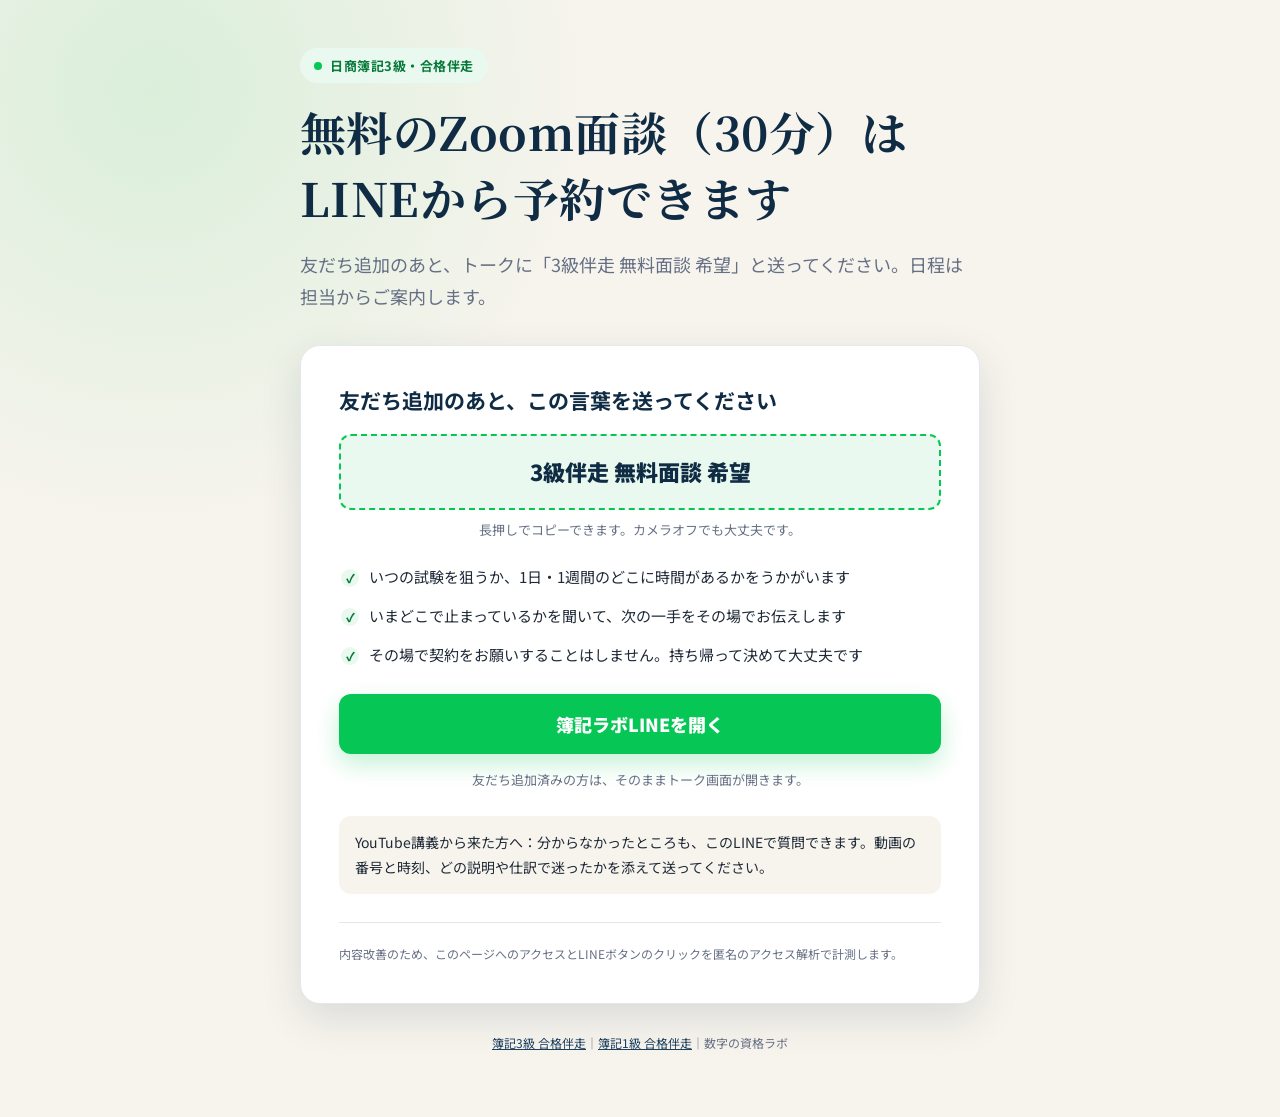
<file: boki3-line.html>
<!DOCTYPE html>
<html lang="ja">
<head>
  <meta charset="UTF-8">
  <meta name="viewport" content="width=device-width, initial-scale=1.0">
  <meta name="robots" content="noindex, follow">
  <meta name="description" content="日商簿記3級 合格伴走の無料Zoom面談（30分）は、簿記ラボLINEの友だち追加のあと「3級伴走 無料面談 希望」と送るだけで予約できます。">
  <title>簿記3級 合格伴走の無料面談｜簿記ラボLINE</title>
  <link rel="preconnect" href="https://fonts.googleapis.com">
  <link rel="preconnect" href="https://fonts.gstatic.com" crossorigin>
  <link href="https://fonts.googleapis.com/css2?family=Noto+Sans+JP:wght@400;500;700;900&family=Noto+Serif+JP:wght@600;700&display=swap" rel="stylesheet">

  <!-- YouTube動画別の流入とLINEボタン押下をGA4で確認する -->
  <script async src="https://www.googletagmanager.com/gtag/js?id=G-1YC8Z04C44"></script>
  <script>
    window.dataLayer = window.dataLayer || [];
    function gtag(){dataLayer.push(arguments);}
    gtag('js', new Date());
    gtag('config', 'G-1YC8Z04C44');
  </script>

  <style>
    :root {
      --navy: #0F2C44;
      --navy-soft: #1A3F5F;
      --green: #06C755;
      --green-dark: #04A547;
      --green-pale: #E9F9EF;
      --cream: #F7F4ED;
      --white: #FFFFFF;
      --text: #1F2937;
      --text-muted: #667085;
      --border: #E4E7EC;
      --shadow: 0 14px 40px rgba(15, 44, 68, 0.13);
    }

    * { box-sizing: border-box; }

    body {
      margin: 0;
      color: var(--text);
      background:
        radial-gradient(circle at 12% 8%, rgba(6, 199, 85, 0.12), transparent 28rem),
        var(--cream);
      font-family: 'Noto Sans JP', sans-serif;
      line-height: 1.8;
      -webkit-font-smoothing: antialiased;
      overflow-x: hidden;
    }

    main {
      width: calc(100% - 32px);
      max-width: 680px;
      margin: 0 auto;
      padding: 48px 0 64px;
    }

    .eyebrow {
      display: inline-flex;
      align-items: center;
      gap: 8px;
      margin: 0 0 16px;
      padding: 6px 14px;
      border-radius: 999px;
      background: var(--green-pale);
      color: #087A39;
      font-size: 13px;
      font-weight: 700;
      letter-spacing: .04em;
    }

    .eyebrow::before {
      width: 8px;
      height: 8px;
      border-radius: 50%;
      background: var(--green);
      content: '';
    }

    h1 {
      margin: 0;
      color: var(--navy);
      font-family: 'Noto Serif JP', serif;
      font-size: clamp(30px, 7vw, 46px);
      line-height: 1.42;
      letter-spacing: .01em;
    }

    .lead {
      margin: 18px 0 0;
      color: var(--text-muted);
      font-size: clamp(16px, 3.7vw, 18px);
    }

    .card {
      margin-top: 32px;
      padding: clamp(24px, 6vw, 38px);
      border: 1px solid var(--border);
      border-radius: 20px;
      background: var(--white);
      box-shadow: var(--shadow);
    }

    .card h2 {
      margin: 0;
      color: var(--navy);
      font-size: 21px;
      line-height: 1.55;
    }

    .examples {
      display: grid;
      gap: 12px;
      margin: 20px 0 26px;
      padding: 0;
      list-style: none;
    }

    .examples li {
      position: relative;
      padding-left: 30px;
      font-size: 15px;
    }

    .examples li::before {
      position: absolute;
      top: .5em;
      left: 2px;
      display: grid;
      width: 18px;
      height: 18px;
      place-items: center;
      border-radius: 50%;
      background: var(--green-pale);
      color: #087A39;
      content: '✓';
      font-size: 12px;
      font-weight: 900;
      line-height: 1;
    }

    .phrase {
      margin: 18px 0 8px;
      padding: 16px 18px;
      border: 2px dashed var(--green);
      border-radius: 12px;
      background: var(--green-pale);
      color: var(--navy);
      font-size: clamp(18px, 4.6vw, 22px);
      font-weight: 900;
      text-align: center;
      user-select: all;
    }

    .phrase-note {
      margin: 0 0 22px;
      color: var(--text-muted);
      font-size: 13px;
      text-align: center;
    }

    .youtube-note {
      margin: 24px 0 0;
      padding: 14px 16px;
      border-radius: 12px;
      background: var(--cream);
      font-size: 14px;
    }

    .line-button {
      display: flex;
      min-height: 60px;
      align-items: center;
      justify-content: center;
      border-radius: 12px;
      background: var(--green);
      box-shadow: 0 10px 24px rgba(6, 199, 85, 0.24);
      color: var(--white);
      font-size: 18px;
      font-weight: 900;
      text-align: center;
      text-decoration: none;
      transition: transform .18s ease, background .18s ease, box-shadow .18s ease;
    }

    .line-button:hover {
      background: var(--green-dark);
      box-shadow: 0 12px 28px rgba(6, 165, 71, 0.3);
      transform: translateY(-1px);
    }

    .line-button:focus-visible {
      outline: 3px solid rgba(6, 199, 85, 0.3);
      outline-offset: 4px;
    }

    .help {
      margin: 14px 0 0;
      color: var(--text-muted);
      font-size: 13px;
      text-align: center;
    }

    .privacy {
      margin: 28px 0 0;
      padding-top: 20px;
      border-top: 1px solid var(--border);
      color: var(--text-muted);
      font-size: 12px;
    }

    footer {
      margin-top: 28px;
      color: var(--text-muted);
      font-size: 12px;
      text-align: center;
    }

    footer a { color: var(--navy-soft); }

    @media (max-width: 480px) {
      main { padding-top: 32px; }
      .card { border-radius: 16px; }
      .card h2 { font-size: 19px; }
      .line-button { font-size: 17px; }
    }

    @media (prefers-reduced-motion: reduce) {
      .line-button { transition: none; }
    }
  </style>
</head>
<body>
  <main>
    <p class="eyebrow">日商簿記3級・合格伴走</p>
    <h1>無料のZoom面談（30分）は<br>LINEから予約できます</h1>
    <p class="lead">友だち追加のあと、トークに「3級伴走 無料面談 希望」と送ってください。日程は担当からご案内します。</p>

    <section class="card" aria-labelledby="mendan-guide">
      <h2 id="mendan-guide">友だち追加のあと、この言葉を送ってください</h2>
      <p class="phrase">3級伴走 無料面談 希望</p>
      <p class="phrase-note">長押しでコピーできます。カメラオフでも大丈夫です。</p>
      <ul class="examples">
        <li>いつの試験を狙うか、1日・1週間のどこに時間があるかをうかがいます</li>
        <li>いまどこで止まっているかを聞いて、次の一手をその場でお伝えします</li>
        <li>その場で契約をお願いすることはしません。持ち帰って決めて大丈夫です</li>
      </ul>
      <a class="line-button" id="line-cta" href="https://lin.ee/wDWTB5b" rel="noopener">簿記ラボLINEを開く</a>
      <p class="help">友だち追加済みの方は、そのままトーク画面が開きます。</p>
      <p class="youtube-note">YouTube講義から来た方へ：分からなかったところも、このLINEで質問できます。動画の番号と時刻、どの説明や仕訳で迷ったかを添えて送ってください。</p>
      <p class="privacy">内容改善のため、このページへのアクセスとLINEボタンのクリックを匿名のアクセス解析で計測します。</p>
    </section>

    <footer><a href="https://sujilab.net/boki3">簿記3級 合格伴走</a>｜<a href="https://sujilab.net/boki">簿記1級 合格伴走</a>｜数字の資格ラボ</footer>
  </main>

  <script>
    (function () {
      var params = new URLSearchParams(window.location.search);
      var campaign = params.get('utm_campaign') || 'boki3_unknown';
      var source = params.get('utm_source') || 'youtube';
      var medium = params.get('utm_medium') || 'video';
      var cta = document.getElementById('line-cta');

      cta.addEventListener('click', function () {
        if (typeof window.gtag === 'function') {
          window.gtag('event', 'boki3_line_click', {
            campaign: campaign,
            traffic_source: source,
            traffic_medium: medium,
            transport_type: 'beacon'
          });
        }
      });
    }());
  </script>
</body>
</html>
</file>
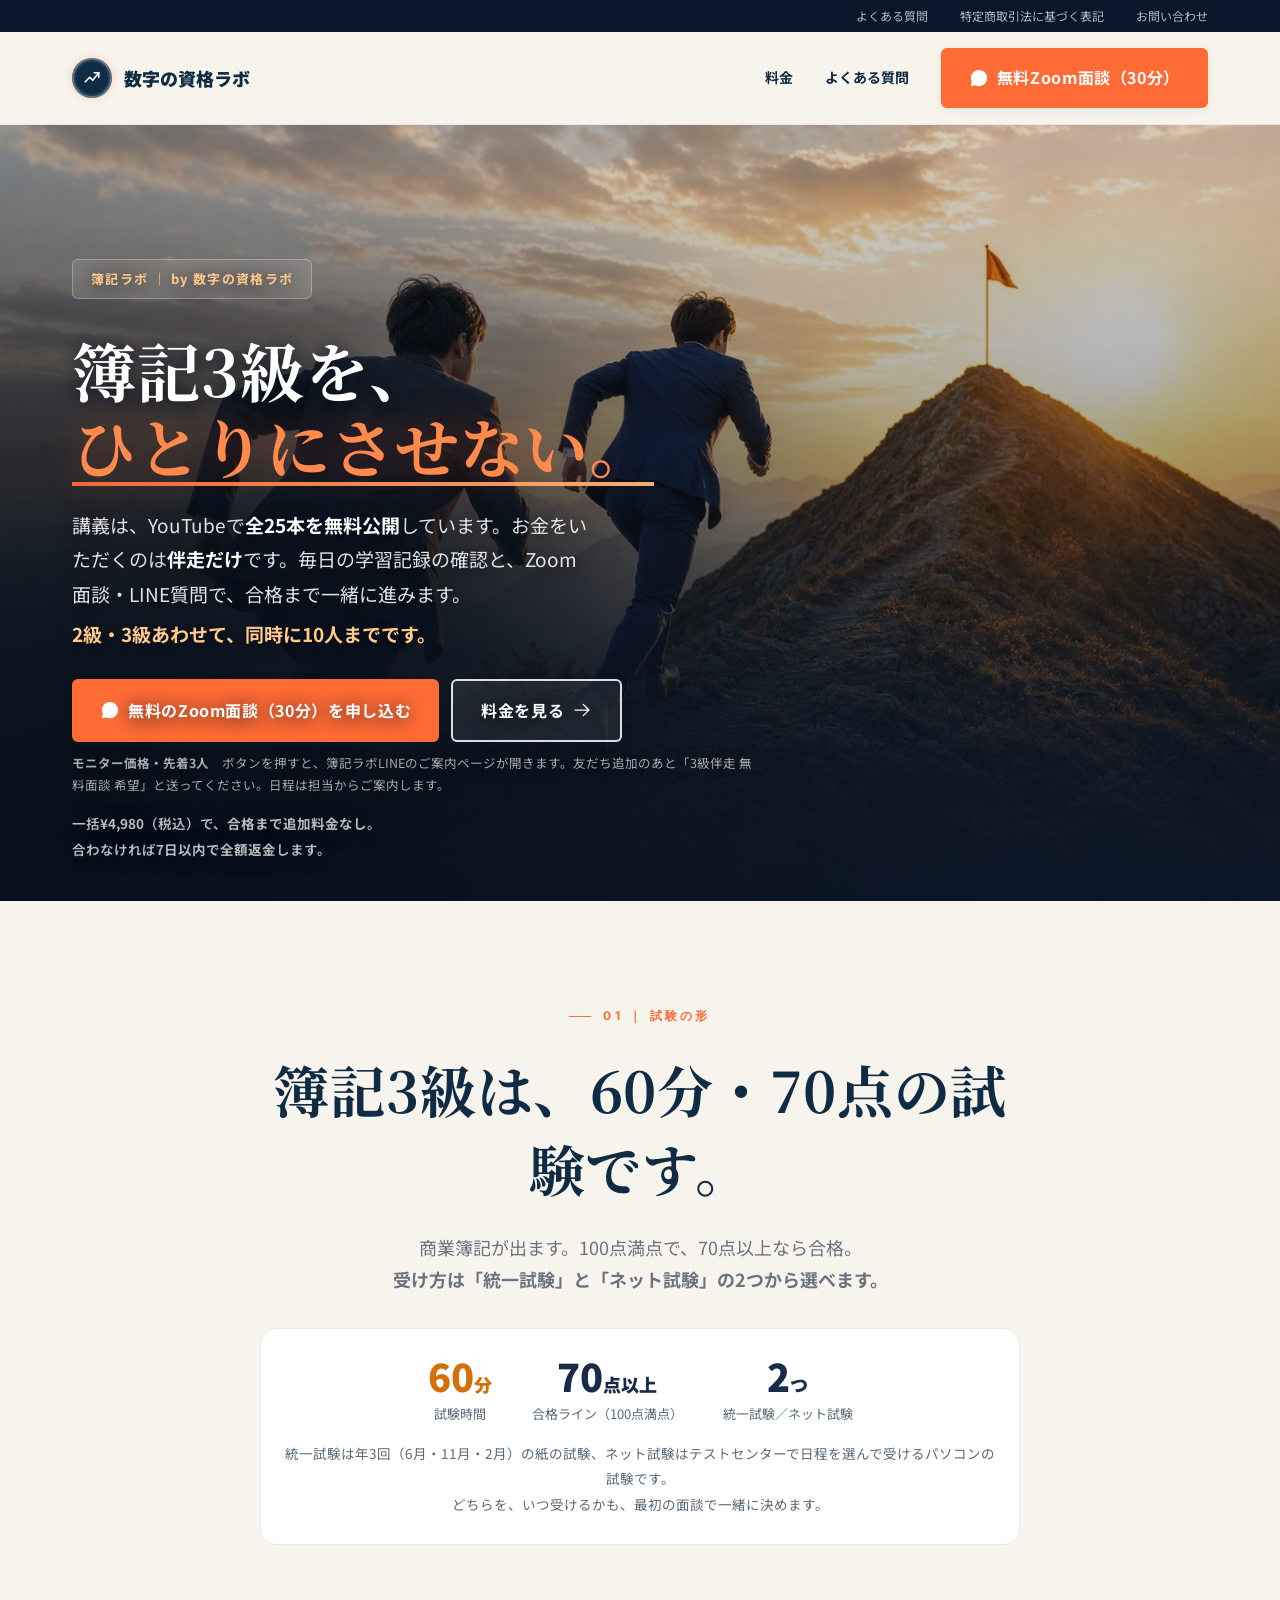
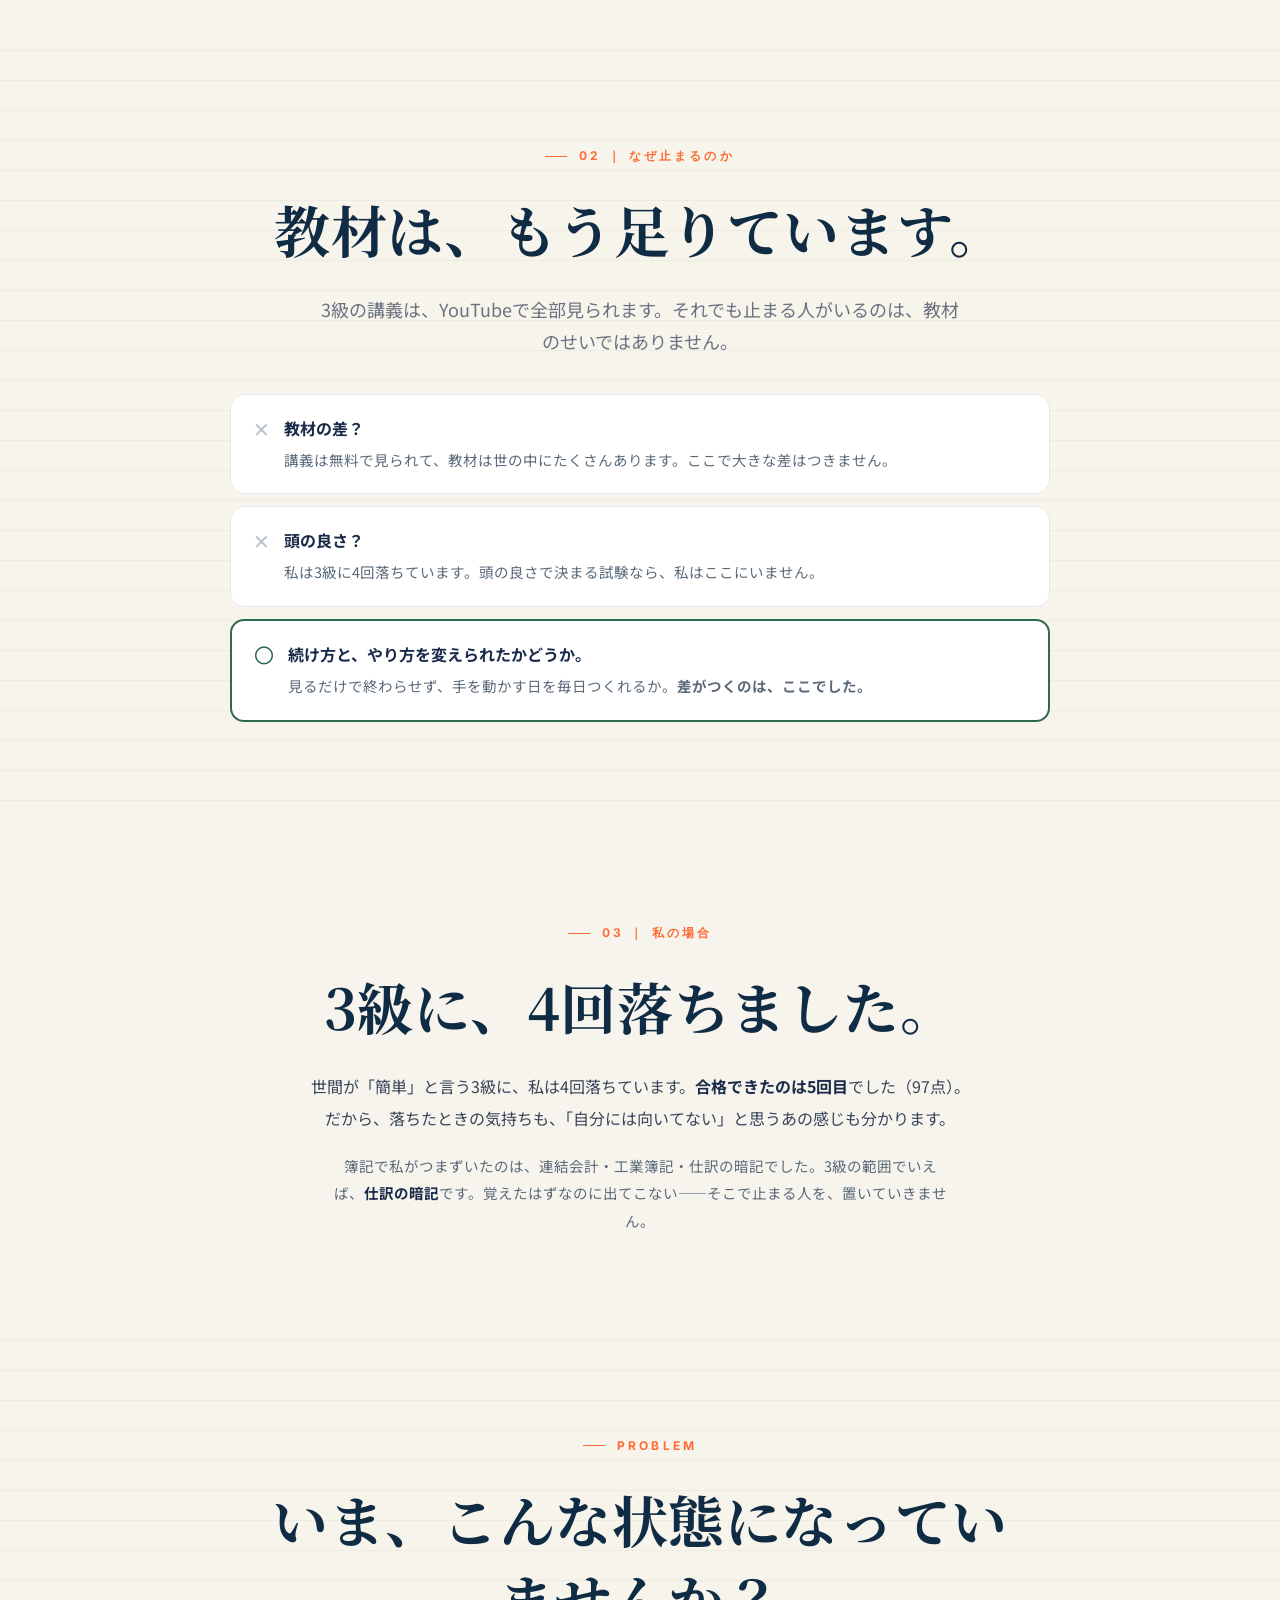
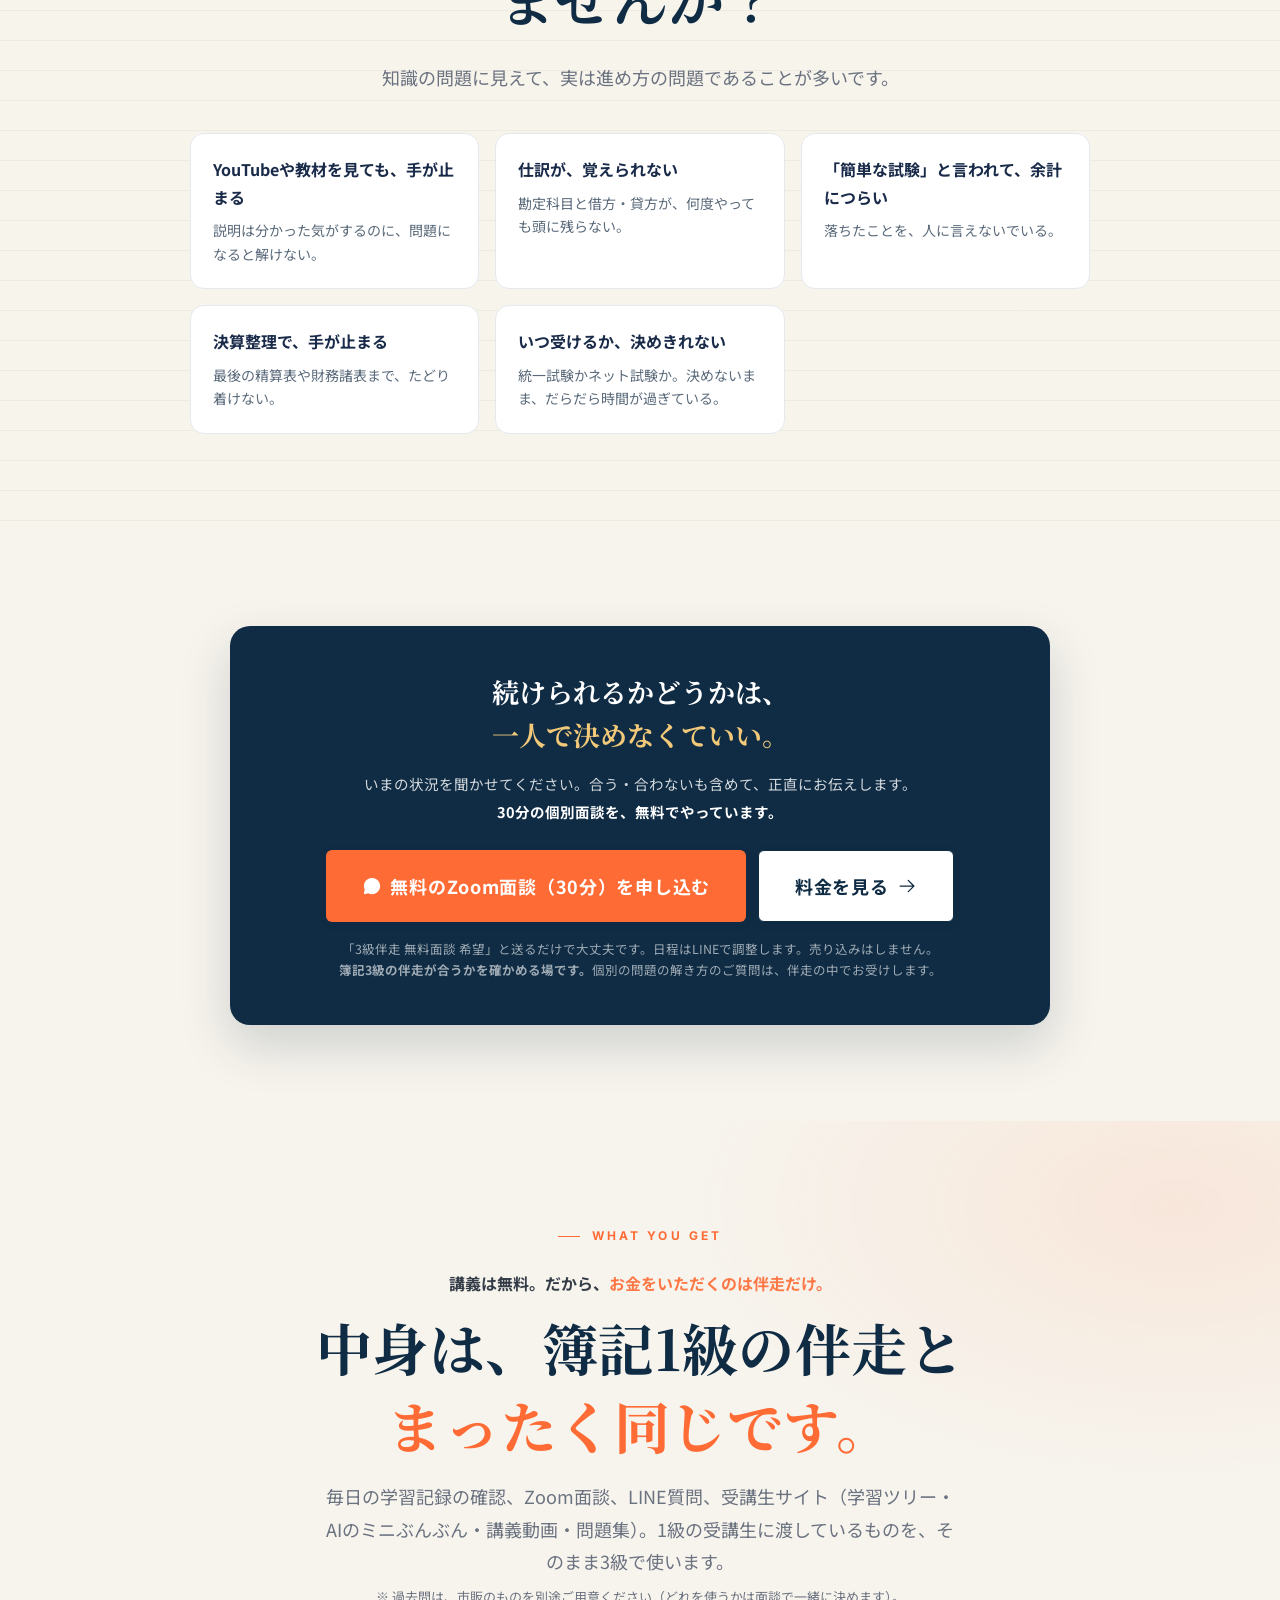
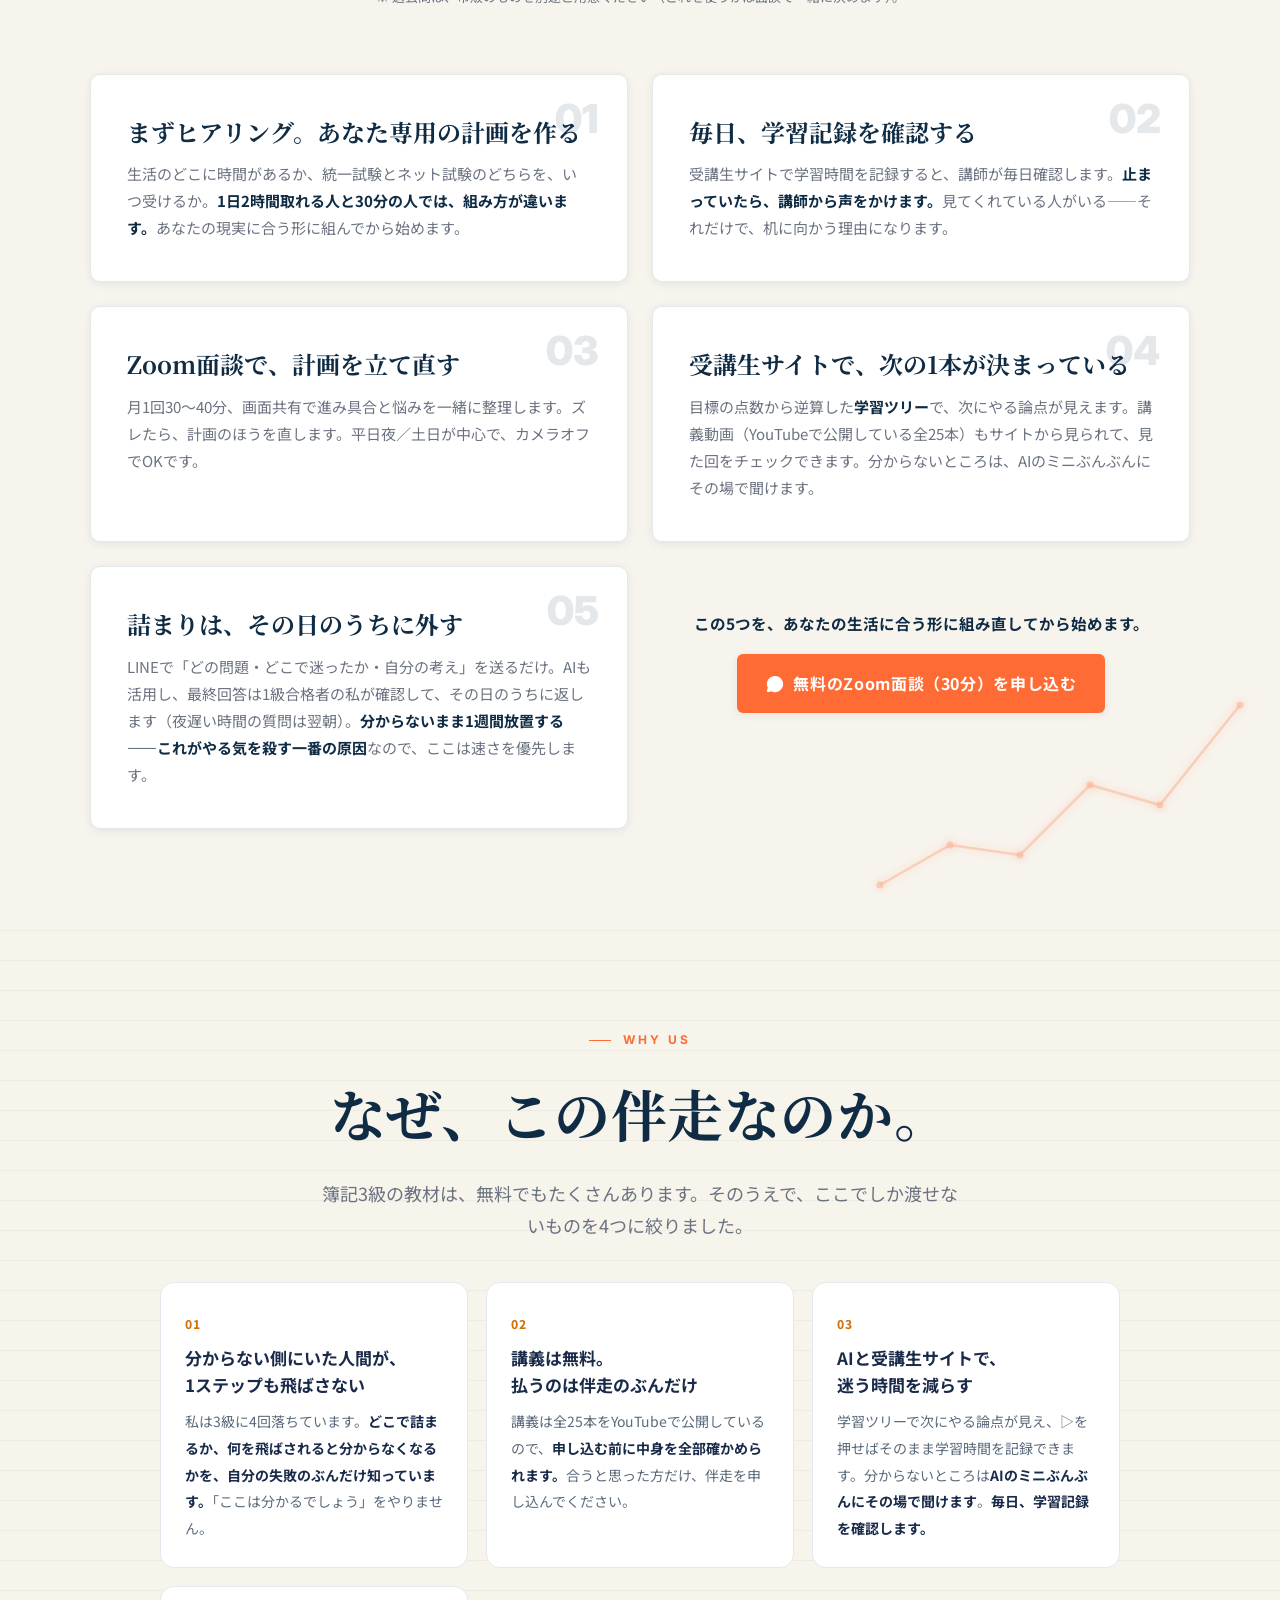
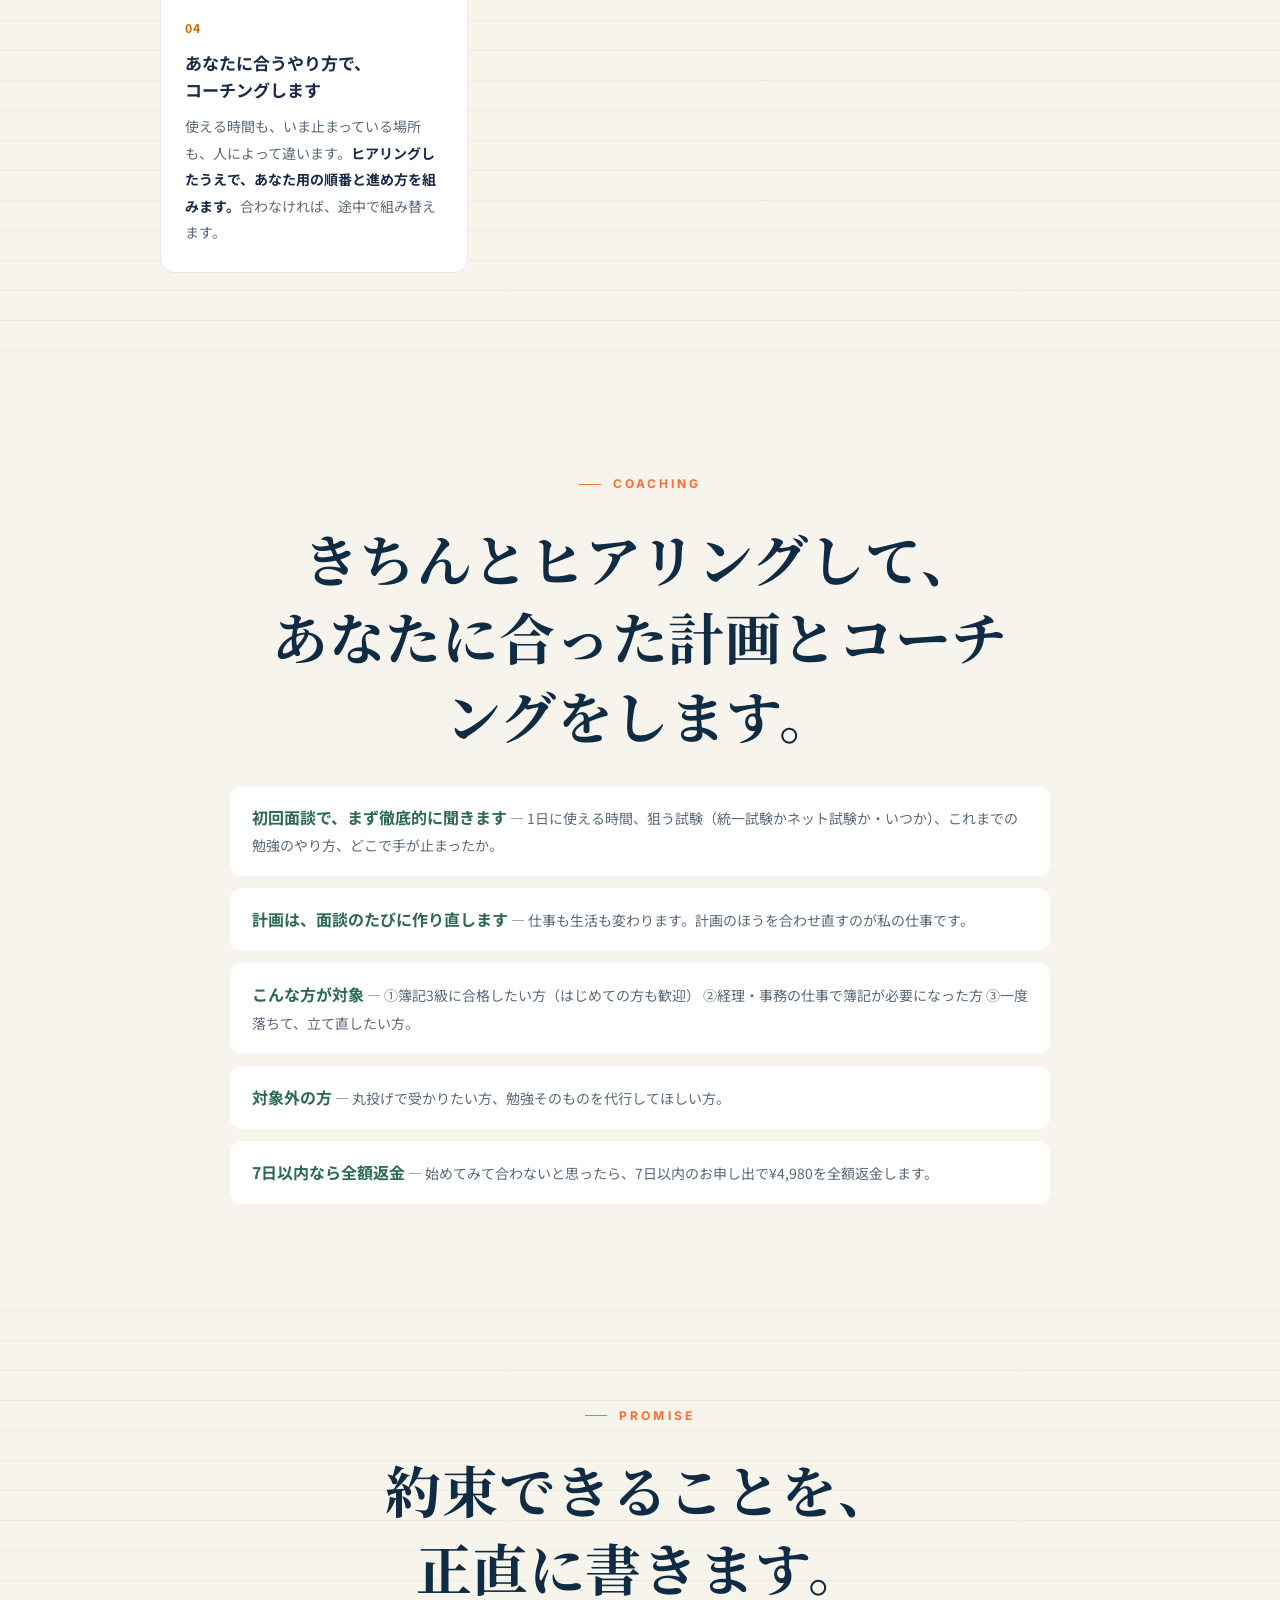
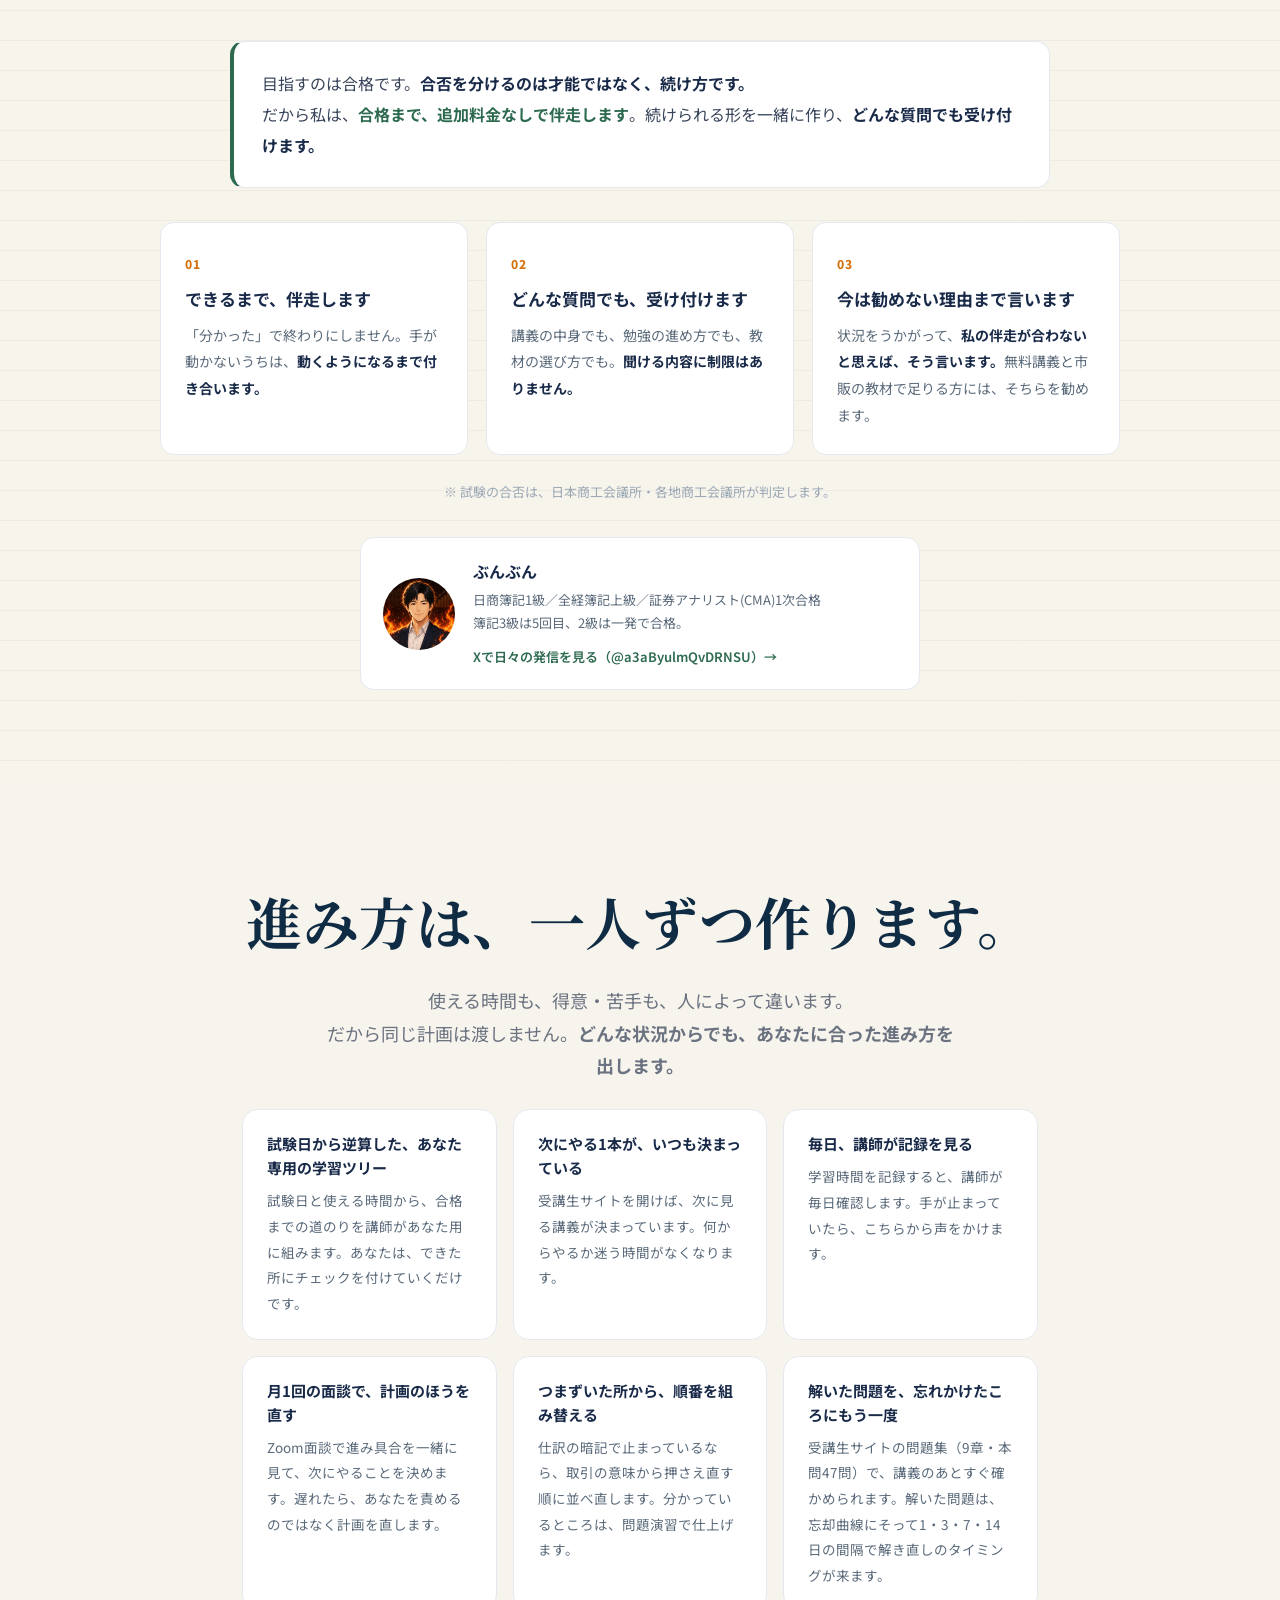
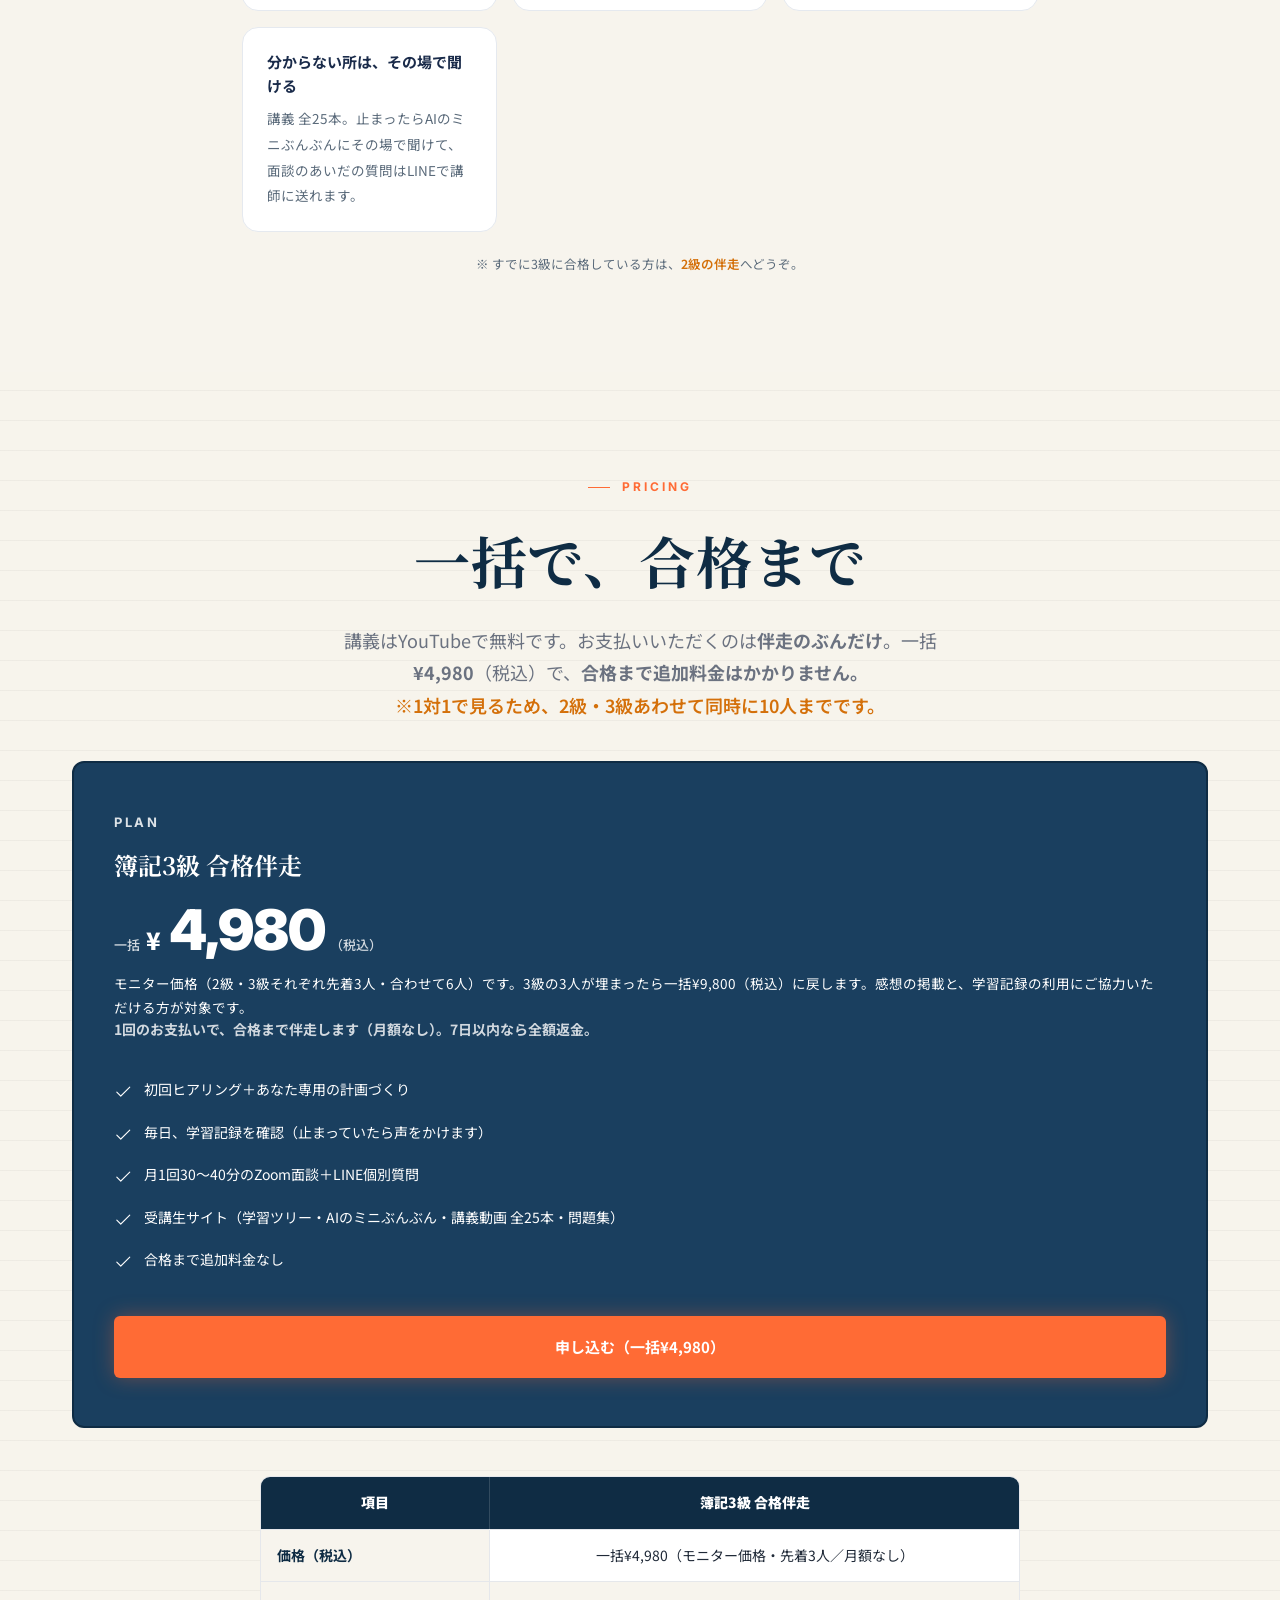
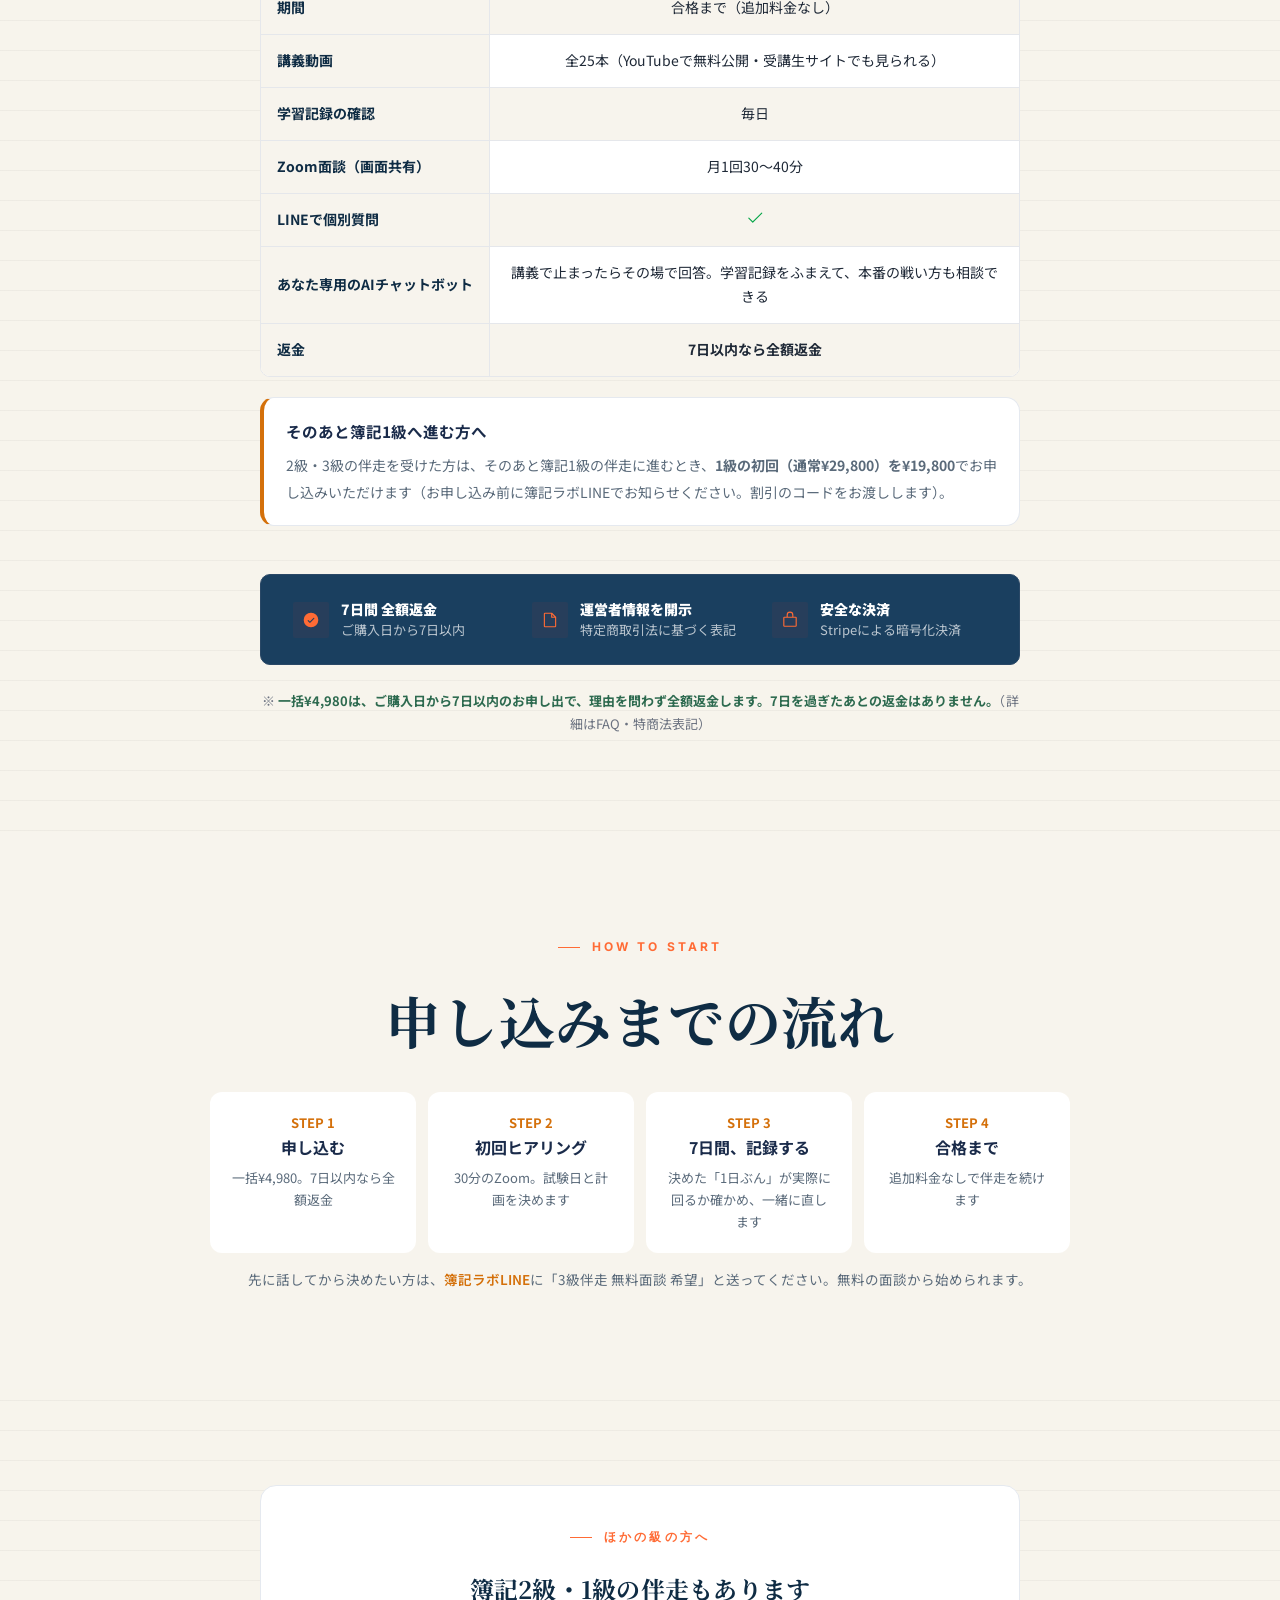
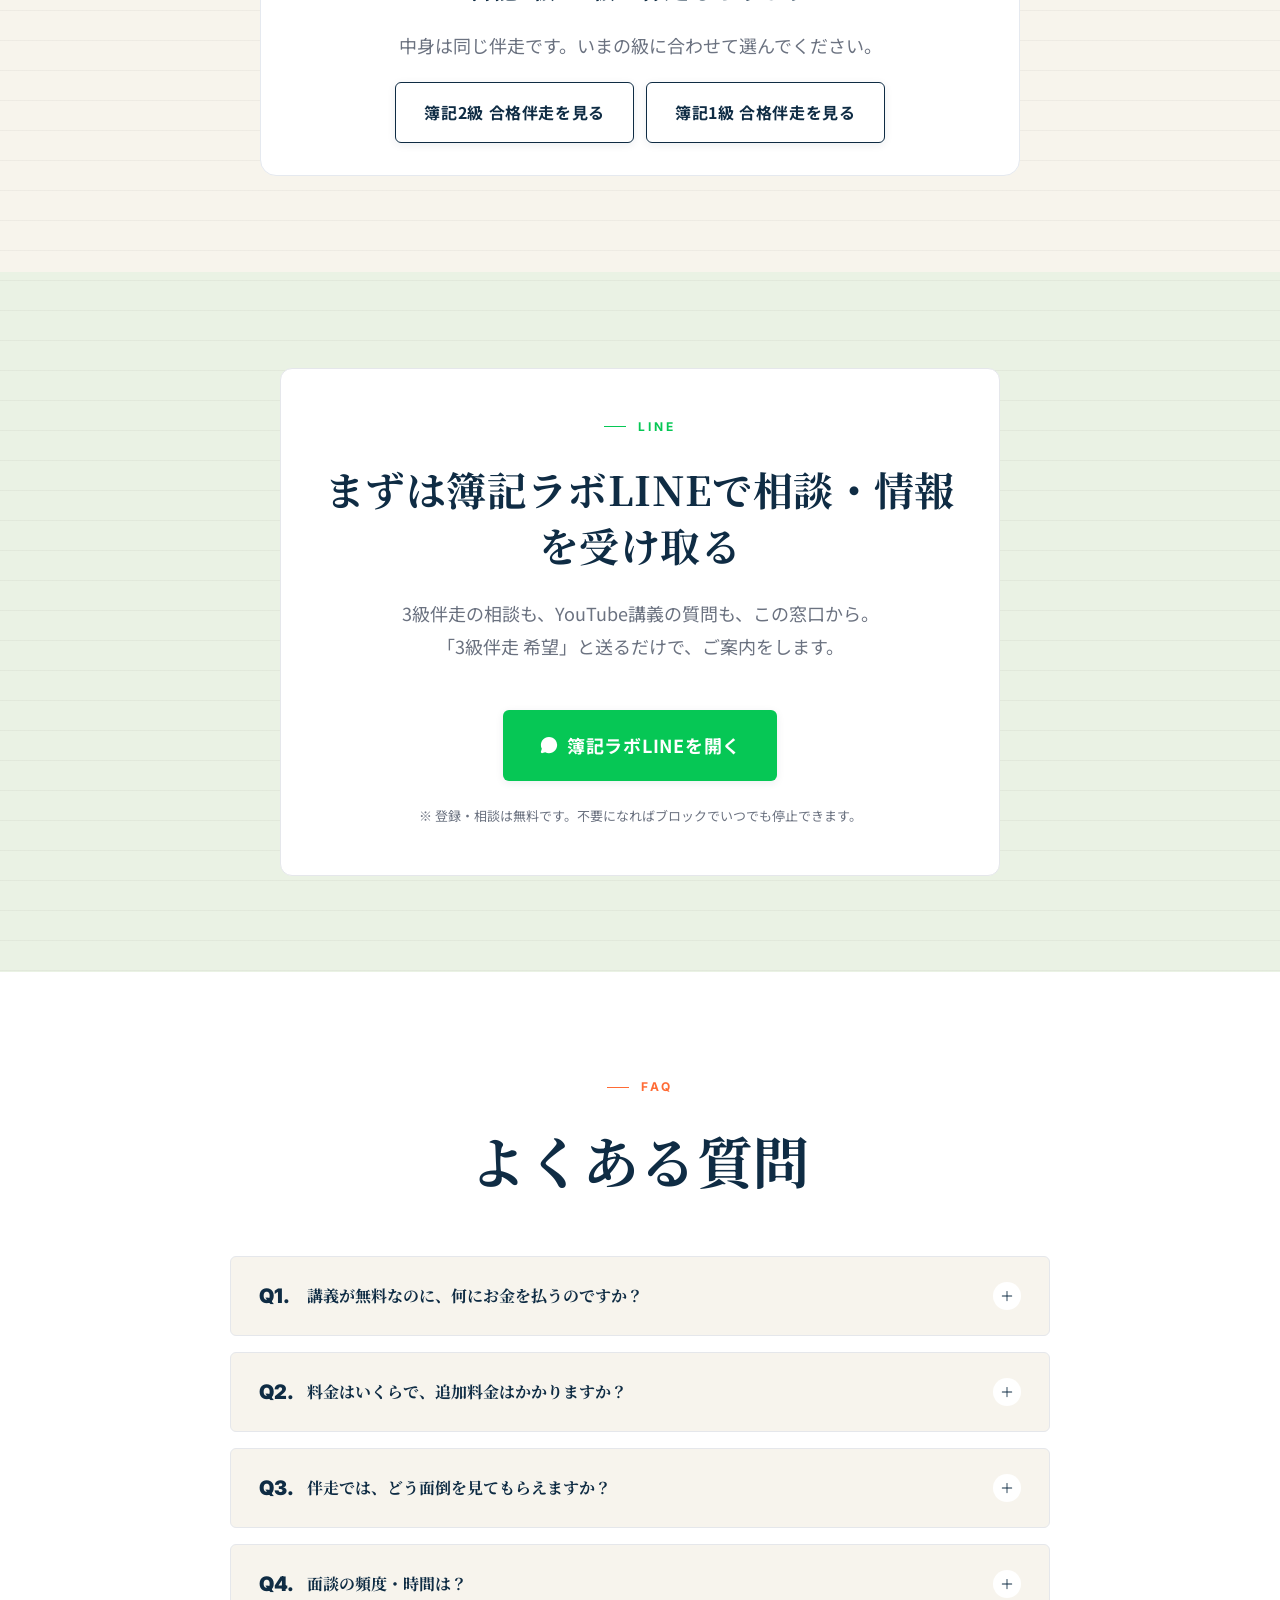
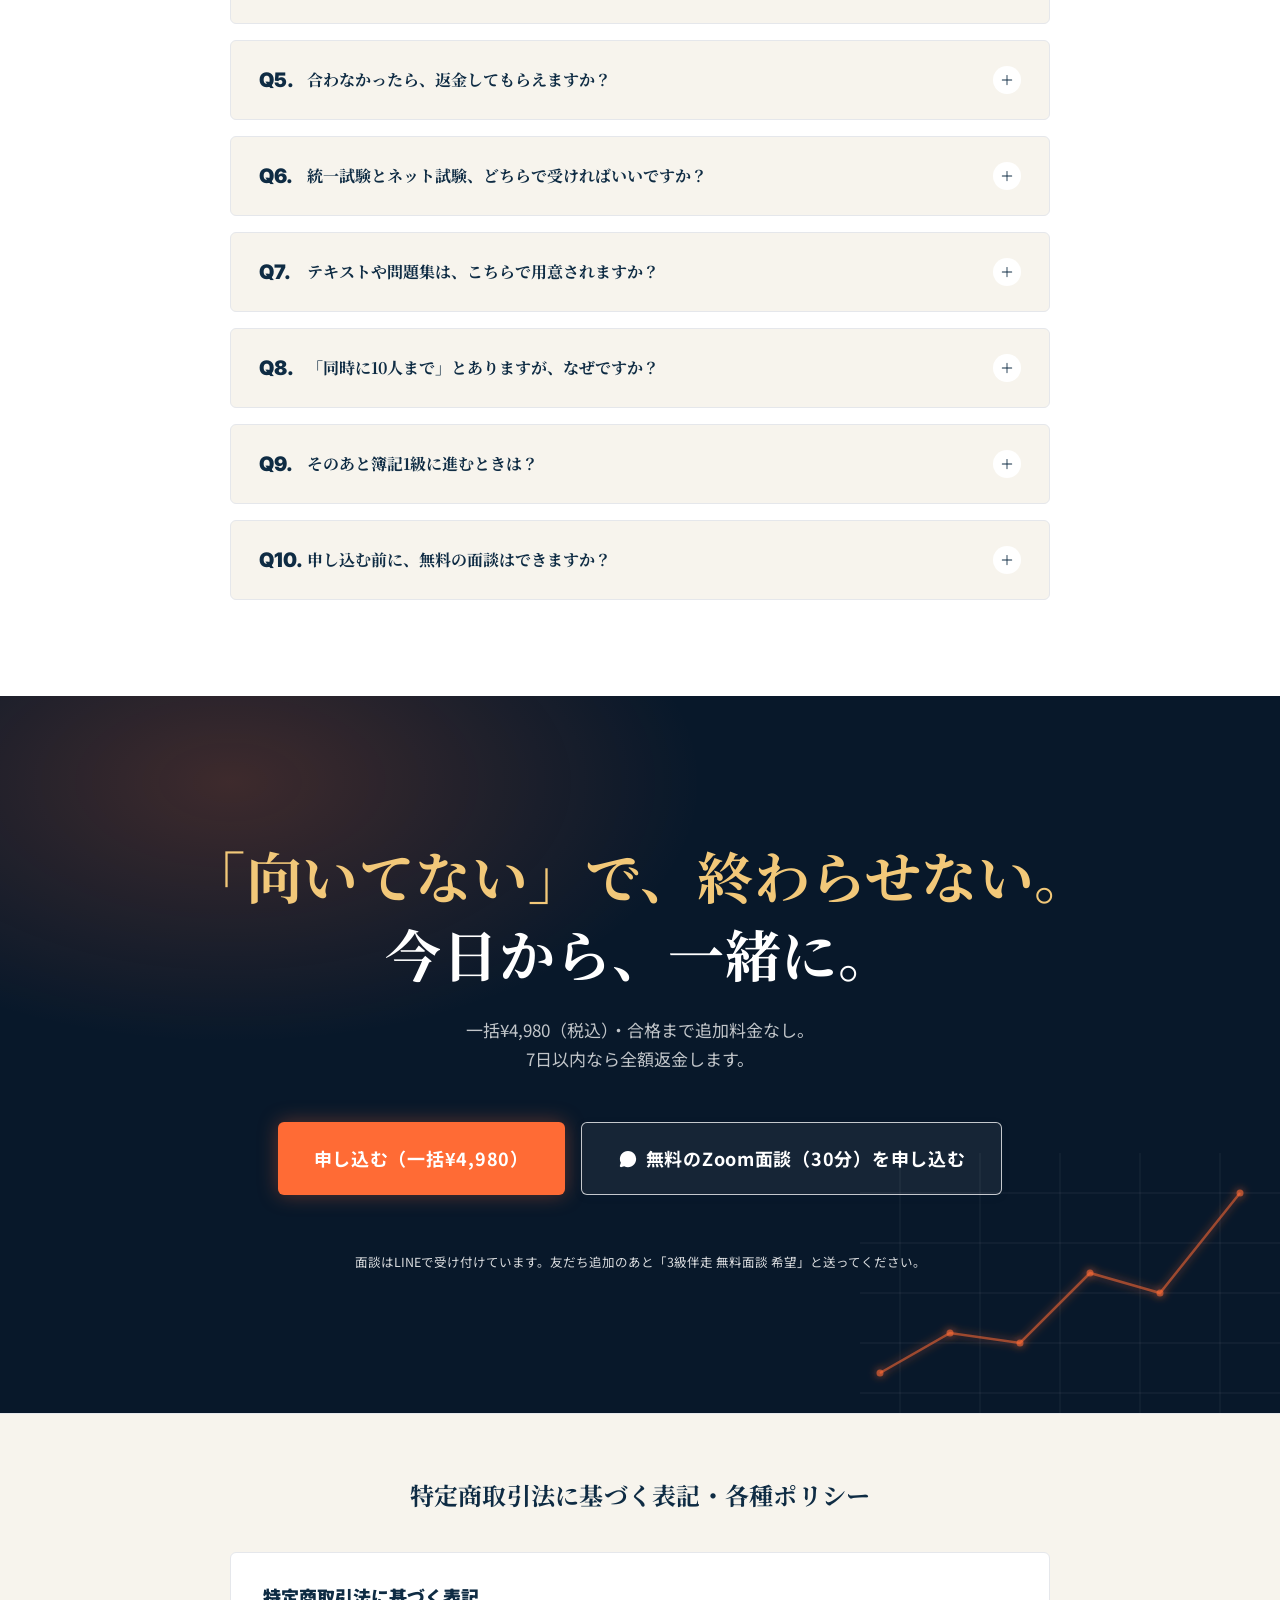
<file: boki3.html>
<!DOCTYPE html>
<html lang="ja">
<head>
  <!-- Google tag (gtag.js) -->
  <script async src="https://www.googletagmanager.com/gtag/js?id=G-1YC8Z04C44"></script>
  <script>
    window.dataLayer = window.dataLayer || [];
    function gtag(){dataLayer.push(arguments);}
    gtag('js', new Date());
    gtag('config', 'G-1YC8Z04C44');
  </script>
  <meta charset="UTF-8">
  <meta name="viewport" content="width=device-width, initial-scale=1.0">
  <!-- 下書き：公開まで検索に出さない（公開時にこの行を外す） -->
  <meta name="robots" content="index, follow">
  <title>簿記3級 合格伴走｜数字の資格ラボ</title>
  <meta name="description" content="日商簿記3級の合格伴走。講義はYouTubeで全25本を無料公開。お金をいただくのは伴走だけです。毎日の学習記録の確認・Zoom面談・LINE質問・受講生サイトで、合格まで追加料金なしで伴走します。一括¥4,980（税込）。2級・3級合わせて同時に10人まで。">
  <meta property="og:type" content="website">
  <meta property="og:site_name" content="数字の資格ラボ">
  <meta property="og:locale" content="ja_JP">
  <meta property="og:title" content="簿記3級 合格伴走｜講義は無料、伴走だけ">
  <meta property="og:description" content="日商簿記3級の合格伴走。講義はYouTubeで全25本を無料公開。お金をいただくのは伴走だけです。毎日の学習記録の確認・Zoom面談・LINE質問・受講生サイトで、合格まで追加料金なしで伴走します。一括¥4,980（税込）。2級・3級合わせて同時に10人まで。">
  <meta property="og:url" content="https://sujilab.net/boki3">
  <!-- og:image は2級・3級用の画像がまだ無いので入れていない（1級の画像は「簿記1級」と書いてあるため流用しない） -->
  <meta name="twitter:card" content="summary">
  <meta name="twitter:title" content="簿記3級 合格伴走｜講義は無料、伴走だけ">
  <meta name="twitter:description" content="日商簿記3級の合格伴走。講義はYouTubeで全25本を無料公開。お金をいただくのは伴走だけです。毎日の学習記録の確認・Zoom面談・LINE質問・受講生サイトで、合格まで追加料金なしで伴走します。一括¥4,980（税込）。2級・3級合わせて同時に10人まで。">
  <script type="application/ld+json">
  {
    "@context": "https://schema.org",
    "@graph": [
      { "@type": "Organization", "name": "数字の資格ラボ", "url": "https://sujilab.net/" },
      {
        "@type": "Course",
        "name": "日商簿記3級 合格伴走",
        "description": "日商簿記3級の合格まで、毎日の学習記録の確認・Zoom面談・LINE質問・受講生サイトで伴走するオンライン講座。講義動画はYouTubeで無料公開。",
        "inLanguage": "ja",
        "provider": { "@type": "Organization", "name": "数字の資格ラボ", "url": "https://sujilab.net/" }
      }
    ]
  }
  </script>

  <link rel="preconnect" href="https://fonts.googleapis.com">
  <link rel="preconnect" href="https://fonts.gstatic.com" crossorigin>
  <link href="https://fonts.googleapis.com/css2?family=Noto+Sans+JP:wght@400;500;700;900&family=Noto+Serif+JP:wght@600;700;900&family=Inter:wght@400;700;900&display=swap" rel="stylesheet">
  <style>
    /* ============================================
       数字の資格ラボ LP — Design System
       Theme: ディープネイビー × ウォームオレンジ × クリームベージュ
       ============================================ */

    /* リセット */
    html { scroll-behavior: smooth; }
    *, *::before, *::after { box-sizing: border-box; margin: 0; padding: 0; }
    #mission, #curriculum, #pricing, #faq { scroll-margin-top: 88px; }
    img, svg { max-width: 100%; height: auto; display: block; }
    button { font-family: inherit; cursor: pointer; border: none; background: none; }
    a { color: inherit; text-decoration: none; }
    ul, ol { list-style: none; }

    /* CSS 変数 */
    :root {
      /* 🔴 2026-08-11：本人指示「デザインは全部あわせてほしい」で、
         旧「墨＋朱＋和紙」の配色を index と同じブランド配色に揃えた。
         index.html の :root と同じ値。ここを触るときは4ページ同時に触ること。 */
      --navy: #0F2C44;
      --navy-soft: #1A3F5F;
      --navy-deep: #08182A;
      --orange: #FF6B35;
      --orange-soft: #FFE8DD;
      --green: #06C755;
      --green-dark: #04A547;
      --cream: #F7F4ED;
      --cream-deep: #EFE9DC;
      --white: #FFFFFF;
      --text: #1F2937;
      --text-muted: #6B7280;
      --text-light: #9CA3AF;
      --border: #E5E7EB;
      --border-dark: #2A4866;
      /* ヒーローのアクセント2色。index のダークヒーローと同じ */
      --hero-cyan: #6EC6F5;
      --hero-gold: #F2C879;
      --shadow-sm: 0 2px 8px rgba(15, 44, 68, 0.08);
      --shadow-md: 0 8px 24px rgba(15, 44, 68, 0.12);
      --shadow-lg: 0 20px 50px rgba(15, 44, 68, 0.18);

      /* スペーシング（8px基準） */
      --space-1: 8px;  --space-2: 16px; --space-3: 24px;
      --space-4: 32px; --space-5: 40px; --space-6: 48px;
      --space-7: 64px; --space-8: 80px; --space-9: 96px;

      /* 角丸 */
      --radius-sm: 6px;
      --radius-md: 10px;
      --radius-lg: 12px;

      /* カードpadding */
      --card-pad-compact: 28px 32px;
      --card-pad-roomy: 40px 36px;
      --card-pad-showcase: 48px 40px;

      /* タイポグラフィ */
      --fs-display: clamp(34px, 5vw, 64px);
      --fs-h1: clamp(32px, 5vw, 56px);
      --fs-h2: clamp(20px, 2.4vw, 24px);
      --fs-h3: 16px;

      /* 金融チャート風の背景モチーフ（navy地セクション用） */
      --chart-motif: url("data:image/svg+xml,%3Csvg xmlns='http://www.w3.org/2000/svg' viewBox='0 0 420 260'%3E%3Cdefs%3E%3Cfilter id='g' x='-60%25' y='-60%25' width='220%25' height='220%25'%3E%3CfeGaussianBlur stdDeviation='4' result='b'/%3E%3CfeMerge%3E%3CfeMergeNode in='b'/%3E%3CfeMergeNode in='SourceGraphic'/%3E%3C/feMerge%3E%3C/filter%3E%3C/defs%3E%3Cg stroke='%23ffffff' stroke-opacity='0.07'%3E%3Cline x1='0' y1='40' x2='420' y2='40'/%3E%3Cline x1='0' y1='90' x2='420' y2='90'/%3E%3Cline x1='0' y1='140' x2='420' y2='140'/%3E%3Cline x1='0' y1='190' x2='420' y2='190'/%3E%3Cline x1='0' y1='240' x2='420' y2='240'/%3E%3Cline x1='40' y1='0' x2='40' y2='260'/%3E%3Cline x1='120' y1='0' x2='120' y2='260'/%3E%3Cline x1='200' y1='0' x2='200' y2='260'/%3E%3Cline x1='280' y1='0' x2='280' y2='260'/%3E%3Cline x1='360' y1='0' x2='360' y2='260'/%3E%3C/g%3E%3Cpolyline points='20,220 90,180 160,190 230,120 300,140 380,40' fill='none' stroke='%23FF6B35' stroke-opacity='0.55' stroke-width='2.5' filter='url(%23g)'/%3E%3Cg fill='%23FF6B35' fill-opacity='0.6' filter='url(%23g)'%3E%3Ccircle cx='20' cy='220' r='3.5'/%3E%3Ccircle cx='90' cy='180' r='3.5'/%3E%3Ccircle cx='160' cy='190' r='3.5'/%3E%3Ccircle cx='230' cy='120' r='3.5'/%3E%3Ccircle cx='300' cy='140' r='3.5'/%3E%3Ccircle cx='380' cy='40' r='3.5'/%3E%3C/g%3E%3C/svg%3E");
    }

    /* ベース */
    body {
      font-family: 'Noto Sans JP', sans-serif;
      font-weight: 400;
      color: var(--text);
      background: var(--white);
      line-height: 1.7;
      -webkit-font-smoothing: antialiased;
      overflow-x: hidden;
    }

    /* タイポグラフィ */
    .num {
      font-family: 'Inter', sans-serif;
      font-weight: 900;
      letter-spacing: -0.01em;
    }
    .eyebrow {
      display: inline-flex;
      align-items: center;
      gap: 12px;
      font-family: 'Inter', sans-serif;
      font-size: 13px;
      font-weight: 700;
      letter-spacing: 0.2em;
      color: var(--navy);
      text-transform: uppercase;
      margin-bottom: 24px;
    }
    .eyebrow::before {
      content: '';
      width: 32px;
      height: 2px;
      background: var(--navy);
    }
    .section-title {
      font-size: var(--fs-h1);
      font-weight: 900;
      line-height: 1.25;
      letter-spacing: -0.01em;
      margin-bottom: 24px;
      color: var(--navy);
    }
    .section-subtitle {
      font-size: clamp(16px, 1.5vw, 18px);
      color: var(--text-muted);
      max-width: 640px;
      line-height: 1.8;
    }
    .underline-mark {
      background: linear-gradient(transparent 60%, var(--orange-soft) 60%);
      padding: 0 4px;
      color: var(--orange);
    }

    /* コンテナ */
    .container {
      max-width: 1200px;
      margin: 0 auto;
      padding: 0 32px;
    }
    section {
      padding: clamp(64px, 8vw, 96px) 0;
      position: relative;
    }

    /* ボタン */
    .btn {
      display: inline-flex;
      align-items: center;
      justify-content: center;
      gap: 8px;
      padding: 16px 28px;
      border-radius: var(--radius-sm);
      font-weight: 700;
      font-size: 16px;
      transition: transform 0.15s ease, box-shadow 0.15s ease, background 0.15s ease;
      white-space: nowrap;
      min-height: 56px;
      box-shadow: var(--shadow-sm);
    }
    .btn svg { width: 20px; height: 20px; }
    .btn:hover { transform: translateY(-2px); box-shadow: var(--shadow-md); }
    .btn-line {
      background: var(--green);
      color: var(--white);
    }
    .btn-line:hover { background: var(--green-dark); }
    .btn-outline {
      background: var(--white);
      color: var(--navy);
      border: 2px solid var(--navy);
    }
    .btn-outline:hover { background: var(--navy); color: var(--white); }
    .btn-orange {
      background: var(--orange);
      color: var(--white);
    }
    .btn-orange:hover { background: #E55A2B; }
    .btn-large {
      padding: 20px 36px;
      font-size: 18px;
      min-height: 64px;
    }

    /* ============================================
       ユーティリティバー
       ============================================ */
    .utility-bar {
      background: var(--navy-deep);
      padding: 6px 0;
    }
    .utility-bar .container {
      display: flex;
      justify-content: flex-end;
      gap: var(--space-4);
    }
    .utility-bar a {
      font-size: 12px;
      color: rgba(255,255,255,0.7);
      white-space: nowrap;
    }
    .utility-bar a:hover {
      color: var(--white);
      text-decoration: underline;
    }

    /* ============================================
       ヘッダー
       ============================================ */
    .site-header {
      position: sticky;
      top: 0;
      left: 0;
      width: 100%;
      padding: 16px 0;
      z-index: 10;
      background: var(--cream);
      border-bottom: 1px solid var(--border);
    }
    .site-header .container {
      display: flex;
      align-items: center;
      justify-content: space-between;
    }
    .header-right {
      display: flex;
      align-items: center;
      gap: var(--space-4);
    }
    .site-nav {
      display: flex;
      gap: var(--space-4);
    }
    .site-nav a {
      font-size: 14px;
      font-weight: 700;
      color: var(--navy);
      white-space: nowrap;
    }
    .site-nav a:hover {
      color: var(--navy-soft);
      text-decoration: underline;
    }
    .logo {
      display: flex;
      align-items: center;
      gap: 12px;
      font-weight: 900;
      font-size: 18px;
      color: var(--navy);
    }
    .logo-mark {
      width: 40px;
      height: 40px;
      border-radius: 50%;
      background: var(--navy);
      color: var(--white);
      display: flex;
      align-items: center;
      justify-content: center;
      box-shadow: inset 0 0 0 2px rgba(255,255,255,0.28), inset 0 0 0 4px rgba(255,255,255,0.08), 0 0 8px rgba(255,107,53,0.3);
      flex-shrink: 0;
    }
    .logo-mark svg { width: 18px; height: 18px; }
    .header-cta {
      display: flex;
      gap: 12px;
    }

    /* ============================================
       Section 1: HERO
       ============================================ */
    .hero {
      padding: clamp(48px, 6vw, 80px) 0;
      background: var(--white);
      position: relative;
      overflow: hidden;
      min-height: 100vh;
      display: flex;
      align-items: center;
    }
    .hero .container {
      position: relative;
      z-index: 2;
    }
    .hero-grid {
      display: grid;
      grid-template-columns: 1.2fr 1fr;
      gap: 60px;
      align-items: center;
    }
    .hero-eyebrow {
      display: inline-block;
      padding: 8px 18px;
      background: var(--cream-deep);
      color: var(--navy);
      font-weight: 700;
      font-size: 13px;
      letter-spacing: 0.1em;
      border-radius: var(--radius-sm);
      margin-bottom: 32px;
      animation: hero-fade 0.8s ease-out both;
    }
    .hero-title {
      font-size: var(--fs-display);
      font-weight: 900;
      line-height: 1.05;
      letter-spacing: -0.01em;
      color: var(--navy);
      margin-bottom: 32px;
      animation: hero-fade 0.8s ease-out 0.1s both;
    }
    .hero-title .em {
      position: relative;
      display: inline-block;
      color: var(--orange);
    }
    .hero-title .em::after {
      content: '';
      position: absolute;
      left: 0;
      bottom: 8px;
      width: 100%;
      height: 14px;
      background: var(--orange-soft);
      z-index: -1;
    }
    .hero-sub {
      font-size: clamp(16px, 1.5vw, 19px);
      color: var(--text-muted);
      line-height: 1.8;
      margin-bottom: 48px;
      max-width: 520px;
      animation: hero-fade 0.8s ease-out 0.2s both;
    }
    .hero-ctas {
      display: flex;
      flex-wrap: wrap;
      gap: 12px;
      animation: hero-fade 0.8s ease-out 0.4s both;
    }
    .hero-visual {
      position: relative;
      animation: hero-fade 1s ease-out 0.3s both;
    }
    .hero-image-wrap {
      position: relative;
      border-radius: var(--radius-lg);
      overflow: hidden;
      box-shadow: var(--shadow-lg);
      aspect-ratio: 4 / 5;
      background: var(--navy);
    }
    .hero-image-wrap::after {
      content: '';
      position: absolute;
      inset: 0;
      background: linear-gradient(180deg, rgba(15,44,68,0) 55%, rgba(15,44,68,0.55) 100%);
      pointer-events: none;
    }
    .hero-image-wrap img {
      width: 100%;
      height: 100%;
      display: block;
      object-fit: cover;
      object-position: 38% 42%;
    }
    .hero-image-wrap svg {
      width: 100%;
      height: 100%;
      display: block;
    }
    .hero-badge {
      position: absolute;
      top: -20px;
      right: -20px;
      max-width: 200px;
      padding: 14px 18px;
      background: var(--white);
      color: var(--navy);
      border: 2px solid var(--navy);
      border-radius: var(--radius-md);
      display: flex;
      align-items: center;
      gap: 12px;
      font-weight: 900;
      font-size: 14px;
      text-align: left;
      box-shadow: var(--shadow-md);
      transform: rotate(-4deg);
      z-index: 3;
      line-height: 1.3;
    }
    .hero-badge-icon {
      width: 38px;
      height: 38px;
      border-radius: 50%;
      background: rgba(15,44,68,0.08);
      color: var(--navy);
      display: flex;
      align-items: center;
      justify-content: center;
      flex-shrink: 0;
    }
    .hero-badge-icon svg { width: 20px; height: 20px; }
    .hero-badge-text {
      display: flex;
      flex-direction: column;
    }
    .hero-badge-small {
      font-size: 11px;
      font-weight: 500;
      letter-spacing: 0.1em;
    }
    .hero-badge-em {
      font-size: 17px;
      color: var(--navy);
    }
    .hero-floating-card {
      position: absolute;
      bottom: -30px;
      left: -30px;
      background: var(--white);
      padding: 20px 24px;
      border-radius: var(--radius-md);
      box-shadow: var(--shadow-md);
      display: flex;
      align-items: center;
      gap: 14px;
      z-index: 3;
      max-width: 280px;
    }
    .hero-floating-card-icon {
      width: 44px;
      height: 44px;
      border-radius: 50%;
      background: rgba(15,44,68,0.08);
      color: var(--navy);
      display: flex;
      align-items: center;
      justify-content: center;
      flex-shrink: 0;
    }
    .hero-floating-card-icon svg { width: 22px; height: 22px; }
    .hero-floating-card-text {
      font-size: 13px;
      line-height: 1.4;
      color: var(--text);
    }
    .hero-floating-card-text strong {
      display: block;
      font-weight: 900;
      color: var(--navy);
      margin-bottom: 2px;
    }

    @keyframes hero-fade {
      from { opacity: 0; transform: translateY(20px); }
      to { opacity: 1; transform: translateY(0); }
    }


    /* ============================================
       Section 2: PROBLEM
       ============================================ */
    .problem {
      background: var(--cream);
      position: relative;
    }
    .problem::before {
      content: '?';
      position: absolute;
      top: 40px;
      right: 5%;
      font-family: 'Inter', sans-serif;
      font-size: clamp(160px, 20vw, 320px);
      font-weight: 900;
      color: var(--cream-deep);
      line-height: 1;
      pointer-events: none;
      user-select: none;
    }
    .problem .container { position: relative; z-index: 2; }
    .problem-header {
      text-align: center;
      margin-bottom: 60px;
    }
    .problem-header .eyebrow { justify-content: center; }
    .problem-list {
      max-width: 800px;
      margin: 0 auto 48px;
      background: var(--white);
      border: 1px solid var(--border);
      border-radius: var(--radius-md);
      overflow: hidden;
    }
    .problem-card {
      padding: var(--card-pad-compact);
      display: flex;
      align-items: flex-start;
      gap: 18px;
      border-bottom: 1px solid var(--border);
      transition: background 0.2s ease;
      border-left: 4px solid var(--navy);
    }
    .problem-card:last-child { border-bottom: none; }
    .problem-card:hover {
      background: var(--cream);
    }
    .problem-icon {
      width: 36px;
      height: 36px;
      border-radius: 50%;
      background: rgba(15,44,68,0.08);
      color: var(--navy);
      display: flex;
      align-items: center;
      justify-content: center;
      flex-shrink: 0;
    }
    .problem-icon svg { width: 18px; height: 18px; }
    .problem-text {
      font-size: 16px;
      font-weight: 500;
      color: var(--text);
      line-height: 1.6;
    }
    .problem-bridge {
      text-align: center;
      max-width: 720px;
      margin: 0 auto;
      padding: 32px;
      background: var(--white);
      border-radius: var(--radius-md);
      border: 2px dashed var(--navy);
      font-size: clamp(18px, 2vw, 22px);
      font-weight: 700;
      color: var(--navy);
      line-height: 1.6;
    }
    .problem-bridge .em {
      color: var(--orange);
    }

    /* ============================================
       Section 3: MISSION
       ============================================ */
    .mission {
      background: var(--white);
      text-align: center;
    }
    .mission-title {
      font-size: var(--fs-h1);
      font-weight: 900;
      line-height: 1.25;
      letter-spacing: -0.01em;
      color: var(--navy);
      margin-bottom: 32px;
      max-width: 920px;
      margin-left: auto;
      margin-right: auto;
    }
    .mission-title .em {
      color: var(--orange);
      position: relative;
    }
    .mission-lead {
      font-size: 18px;
      color: var(--text-muted);
      margin-bottom: 80px;
      max-width: 640px;
      margin-left: auto;
      margin-right: auto;
    }
    .mission-steps {
      max-width: 820px;
      margin: 0 auto;
      text-align: left;
      background: var(--white);
      border: 1px solid var(--border);
      border-radius: var(--radius-md);
      overflow: hidden;
    }
    .mission-step {
      display: grid;
      grid-template-columns: auto 1fr;
      align-items: start;
      gap: 24px;
      padding: 28px 32px;
      border-bottom: 1px solid var(--border);
      transition: background 0.2s ease;
    }
    .mission-step:last-child { border-bottom: none; }
    .mission-step:hover { background: var(--cream); }
    .mission-step-num {
      width: 44px;
      height: 44px;
      border-radius: 50%;
      background: var(--navy);
      color: var(--white);
      display: flex;
      align-items: center;
      justify-content: center;
      font-family: 'Inter', sans-serif;
      font-weight: 900;
      font-size: 18px;
      flex-shrink: 0;
    }
    .mission-step-label {
      display: block;
      font-family: 'Inter', sans-serif;
      font-size: 12px;
      font-weight: 700;
      letter-spacing: 0.2em;
      color: var(--navy);
      margin-bottom: 8px;
    }
    .mission-step-title {
      font-size: var(--fs-h2);
      font-weight: 900;
      color: var(--navy);
      margin-bottom: 8px;
      line-height: 1.4;
    }
    .mission-step-text {
      font-size: 14px;
      color: var(--text-muted);
      line-height: 1.7;
    }

    /* ============================================
       Section 4: METHOD (navy dark)
       ============================================ */
    .method {
      background: var(--navy);
      color: var(--white);
      position: relative;
      overflow: hidden;
    }
    .method::before {
      content: '';
      position: absolute;
      bottom: 0;
      right: 0;
      width: 420px;
      height: 260px;
      background-image: var(--chart-motif);
      background-repeat: no-repeat;
      background-position: bottom right;
      pointer-events: none;
    }
    .method .container { position: relative; z-index: 2; }
    .method-header {
      text-align: center;
      margin-bottom: 64px;
    }
    .method-header .eyebrow {
      justify-content: center;
      color: rgba(255,255,255,0.85);
    }
    .method-header .eyebrow::before { background: rgba(255,255,255,0.85); }
    .method-title {
      font-size: var(--fs-h1);
      font-weight: 900;
      line-height: 1.25;
      color: var(--white);
      letter-spacing: -0.01em;
    }
    .method-title .em { color: var(--orange); }
    .method-grid {
      display: grid;
      grid-template-columns: repeat(2, 1fr);
      gap: 24px;
      max-width: 1100px;
      margin: 0 auto;
    }
    .method-card {
      background: var(--navy-soft);
      border: 1px solid var(--border-dark);
      padding: var(--card-pad-roomy);
      border-radius: var(--radius-md);
      position: relative;
      transition: transform 0.2s ease, border-color 0.2s ease;
    }
    .method-card:hover {
      transform: translateY(-4px);
      border-color: rgba(255,255,255,0.3);
    }
    .method-num-badge {
      position: absolute;
      top: 24px;
      right: 28px;
      font-family: 'Inter', sans-serif;
      font-size: 40px;
      font-weight: 900;
      color: var(--white);
      opacity: 0.08;
      line-height: 1;
    }
    .method-icon {
      width: 56px;
      height: 56px;
      border-radius: var(--radius-sm);
      background: rgba(255, 255, 255, 0.12);
      color: var(--white);
      display: flex;
      align-items: center;
      justify-content: center;
      margin-bottom: 20px;
    }
    .method-icon svg { width: 28px; height: 28px; }
    .method-card-title {
      font-size: var(--fs-h2);
      font-weight: 900;
      color: var(--white);
      margin-bottom: 12px;
      line-height: 1.4;
    }
    .method-card-text {
      font-size: 15px;
      color: rgba(255, 255, 255, 0.75);
      line-height: 1.8;
    }

    /* ============================================
       Section 5: HOW TO USE (5-step cycle)
       ============================================ */
    .how-to {
      background: var(--white);
      position: relative;
    }
    .how-to-header {
      text-align: center;
      margin-bottom: 64px;
    }
    .how-to-header .eyebrow { justify-content: center; }
    .how-to-flow {
      display: grid;
      grid-template-columns: repeat(5, 1fr);
      gap: 16px;
      max-width: 1200px;
      margin: 0 auto 48px;
      position: relative;
    }
    .how-to-step {
      background: var(--cream);
      padding: 32px 20px;
      border-radius: var(--radius-md);
      text-align: center;
      position: relative;
      border: 1px solid var(--border);
      transition: transform 0.2s ease, background 0.2s ease, border-color 0.2s ease;
    }
    .how-to-step:hover {
      transform: translateY(-4px);
      background: var(--cream-deep);
      border-color: var(--navy);
    }
    .how-to-step-num {
      width: 48px;
      height: 48px;
      border-radius: 50%;
      background: var(--navy);
      color: var(--white);
      display: flex;
      align-items: center;
      justify-content: center;
      font-family: 'Inter', sans-serif;
      font-weight: 900;
      font-size: 20px;
      margin: 0 auto 18px;
    }
    .how-to-step:nth-child(odd) .how-to-step-num { background: var(--navy); }
    .how-to-step-title {
      font-size: var(--fs-h3);
      font-weight: 900;
      color: var(--navy);
      margin-bottom: 8px;
      line-height: 1.4;
    }
    .how-to-step-text {
      font-size: 13px;
      color: var(--text-muted);
      line-height: 1.6;
    }
    .how-to-arrow {
      display: none;
    }
    .how-to-note {
      max-width: 720px;
      margin: 0 auto;
      padding: 28px 36px;
      background: var(--navy);
      color: var(--white);
      border-radius: var(--radius-md);
      text-align: center;
      font-size: 16px;
      line-height: 1.7;
      font-weight: 500;
    }
    .how-to-note .em {
      color: var(--orange);
      font-weight: 900;
    }

    /* ============================================
       Section 6: CONNECTIONS
       ============================================ */
    .connections {
      background: var(--cream);
      position: relative;
      overflow: hidden;
    }
    .connections .container { position: relative; z-index: 2; }
    .connections-header {
      text-align: center;
      margin-bottom: 64px;
    }
    .connections-header .eyebrow { justify-content: center; }
    .connections-list {
      max-width: 920px;
      margin: 0 auto 56px;
      background: var(--white);
      border: 1px solid var(--border);
      border-radius: var(--radius-sm);
      overflow: hidden;
    }
    .connection-row {
      display: grid;
      grid-template-columns: 1fr auto 1.5fr;
      align-items: center;
      gap: 24px;
      padding: 24px 28px;
      border-bottom: 1px solid var(--border);
      transition: background 0.2s ease;
    }
    .connection-row:last-child { border-bottom: none; }
    .connection-row:hover {
      background: var(--cream);
    }
    .connection-math {
      font-family: 'Inter', sans-serif;
      font-size: clamp(18px, 2.2vw, 24px);
      font-weight: 700;
      color: var(--navy);
      letter-spacing: -0.01em;
    }
    .connection-arrow {
      width: 44px;
      height: 44px;
      border-radius: 50%;
      background: rgba(15,44,68,0.08);
      color: var(--navy);
      display: flex;
      align-items: center;
      justify-content: center;
      flex-shrink: 0;
    }
    .connection-arrow svg { width: 20px; height: 20px; }
    .connection-finance {
      font-size: 15px;
      color: var(--text);
      font-weight: 500;
      line-height: 1.5;
    }
    .connections-quote {
      max-width: 720px;
      margin: 0 auto;
      text-align: center;
      font-size: clamp(20px, 2.5vw, 28px);
      font-weight: 700;
      color: var(--navy);
      line-height: 1.6;
      padding: 0 24px;
      position: relative;
    }
    .connections-quote::before,
    .connections-quote::after {
      content: '"';
      font-family: 'Inter', serif;
      font-size: clamp(60px, 8vw, 96px);
      font-weight: 900;
      color: var(--navy);
      opacity: 0.4;
      line-height: 0.6;
      position: absolute;
    }
    .connections-quote::before { left: -20px; top: -10px; }
    .connections-quote::after { right: -20px; bottom: -40px; transform: rotate(180deg); }

    /* ============================================
       Section 8: PRICING
       ============================================ */
    .pricing {
      background: var(--navy);
      color: var(--white);
      position: relative;
      overflow: hidden;
    }
    .pricing::before {
      content: '¥';
      position: absolute;
      top: 40px;
      left: 5%;
      font-family: 'Inter', sans-serif;
      font-size: clamp(180px, 25vw, 360px);
      font-weight: 900;
      color: rgba(255, 255, 255, 0.04);
      line-height: 1;
      pointer-events: none;
      user-select: none;
    }
    .pricing::after {
      content: '';
      position: absolute;
      bottom: 0;
      right: 0;
      width: 420px;
      height: 260px;
      background-image: var(--chart-motif);
      background-repeat: no-repeat;
      background-position: bottom right;
      pointer-events: none;
    }
    .pricing .container { position: relative; z-index: 2; }
    .pricing-header {
      text-align: center;
      margin-bottom: 64px;
    }
    .pricing-header .eyebrow {
      justify-content: center;
      color: rgba(255,255,255,0.85);
    }
    .pricing-header .eyebrow::before { background: rgba(255,255,255,0.85); }
    .pricing-title {
      color: var(--white);
      font-size: var(--fs-h1);
      font-weight: 900;
      line-height: 1.25;
      letter-spacing: -0.01em;
    }
    .pricing-grid {
      display: grid;
      grid-template-columns: repeat(3, minmax(0, 1fr));
      gap: 24px;
    }
    /* 料金カード1枚 */
    .pricing-grid.one {
      grid-template-columns: minmax(0, 1fr);
    }
    /* 月払い＋モニター枠の2枚（2026-10-05） */
    .pricing-grid.two {
      grid-template-columns: repeat(2, minmax(0, 1fr));
      max-width: 1100px;
      margin: 0 auto;
    }
    .pricing-card {
      background: var(--white);
      color: var(--text);
      padding: var(--card-pad-showcase);
      border-radius: var(--radius-lg);
      position: relative;
      border: 1px solid var(--border);
      transition: transform 0.2s ease, border-color 0.2s ease;
    }
    .pricing-card.featured {
      background: var(--navy-soft);
      color: var(--white);
      border: 2px solid var(--navy);
    }
    .pricing-card.featured .pricing-cta {
      box-shadow: 0 0 20px rgba(255,107,53,0.35);
    }
    .pricing-card.featured .pricing-badge { background: var(--orange); }
    .pricing-card:hover { transform: translateY(-4px); }
    .pricing-badge {
      position: absolute;
      top: -16px;
      right: 24px;
      background: var(--navy);
      color: var(--white);
      font-size: 12px;
      font-weight: 900;
      padding: 8px 16px;
      border-radius: var(--radius-sm);
      letter-spacing: 0.1em;
    }
    .pricing-card-label {
      font-family: 'Inter', sans-serif;
      font-size: 13px;
      font-weight: 700;
      letter-spacing: 0.2em;
      color: var(--navy);
      margin-bottom: 12px;
    }
    .pricing-card.featured .pricing-card-label {
      color: rgba(255,255,255,0.85);
    }
    .pricing-card-name {
      font-size: var(--fs-h2);
      font-weight: 900;
      color: var(--navy);
      margin-bottom: 16px;
    }
    .pricing-card.featured .pricing-card-name {
      color: var(--white);
    }
    .pricing-price {
      display: flex;
      align-items: baseline;
      flex-wrap: wrap; /* 幅が狭いときは「（税込）」を丸ごと次の行へ送る */
      gap: 6px;
      margin-bottom: 4px;
    }
    .pricing-price .num {
      font-size: clamp(40px, 5vw, 56px);
      font-weight: 900;
      letter-spacing: -0.01em;
      line-height: 1;
      color: var(--navy);
    }
    .pricing-card.featured .pricing-price .num { color: var(--white); }
    .pricing-price .yen {
      font-size: 24px;
      font-weight: 900;
      color: var(--navy);
      margin-right: 2px;
    }
    .pricing-card.featured .pricing-price .yen { color: var(--white); }
    .pricing-price .tax {
      font-size: 13px;
      color: var(--text-muted);
      font-weight: 500;
      white-space: nowrap;
    }
    .pricing-card.featured .pricing-price .tax { color: rgba(255,255,255,0.8); }
    .pricing-original {
      font-size: 13px;
      color: var(--text-light);
      text-decoration: line-through;
      margin-bottom: 28px;
    }
    .pricing-card.featured .pricing-original { color: rgba(255,255,255,0.6); }

    /* 科目別プラン用：科目ごとに価格を等しく並べる */
    .pricing-card-sub {
      font-size: 14px;
      color: var(--text-muted);
      margin: 0 0 16px;
      line-height: 1.5;
    }
    .pricing-card.featured .pricing-card-sub { color: rgba(255,255,255,0.8); }
    .pricing-list {
      list-style: none;
      margin: 0 0 28px;
      padding: 12px 0 0;
      border-top: 1px solid #e5e7eb;
    }
    .pricing-list li {
      display: flex;
      justify-content: space-between;
      align-items: baseline;
      padding: 10px 0;
      border-bottom: 1px solid #e5e7eb;
      font-size: 15px;
    }
    .pricing-list .subject {
      color: var(--navy);
      font-weight: 600;
    }
    .pricing-list .price {
      font-weight: 900;
      font-size: 22px;
      color: var(--navy);
      letter-spacing: -0.01em;
    }
    .pricing-card.featured .pricing-list { border-color: rgba(255,255,255,0.2); }
    .pricing-card.featured .pricing-list li { border-color: rgba(255,255,255,0.2); }
    .pricing-card.featured .pricing-list .subject,
    .pricing-card.featured .pricing-list .price { color: var(--white); }
    /* 階層価格リスト：科目見出し行（パック）と配下の分野行 */
    .pricing-list li.group {
      background: var(--cream);
      margin-top: 14px;
      padding: 10px 12px;
      border-bottom: none;
      border-radius: var(--radius-sm);
    }
    .pricing-list li.group:first-child { margin-top: 0; }
    .pricing-list li.group .subject { font-size: 15px; }
    .pricing-list li.group .price { font-size: 18px; }
    .pricing-list li.sub { padding-left: 16px; }
    .pricing-list li.sub .subject { font-weight: 500; font-size: 14px; }
    .pricing-list li.sub .price { font-size: 17px; }
    .pricing-list li { flex-wrap: wrap; gap: 4px 8px; }
    .pricing-list .price-cell {
      display: flex;
      align-items: center;
      gap: 8px;
      margin-left: auto;
    }
    /* 販売状態バッジ */
    .badge-onsale, .badge-soon {
      display: inline-block;
      font-size: 11px;
      font-weight: 700;
      line-height: 1;
      padding: 4px 8px;
      border-radius: var(--radius-sm);
      white-space: nowrap;
    }
    .badge-onsale { background: var(--green-dark); color: #fff; }
    .badge-soon { background: var(--border); color: var(--text-muted); }
    /* 販売中行の小型購入ボタン */
    .buy-mini {
      display: inline-block;
      font-size: 12px;
      font-weight: 700;
      line-height: 1;
      padding: 7px 12px;
      border-radius: var(--radius-sm);
      background: var(--orange);
      color: #fff;
      text-decoration: none;
      white-space: nowrap;
      transition: opacity .15s;
    }
    .buy-mini:hover { opacity: .85; }
    /* 未発売の価格・科目名はグレー表示 */
    .pricing-list .is-soon .subject,
    .pricing-list .is-soon .price { color: #9aa1ab; }
    .pricing-features {
      margin: 28px 0 36px;
    }
    .pricing-feature {
      display: flex;
      align-items: flex-start;
      gap: 12px;
      padding: 10px 0;
      font-size: 14px;
      line-height: 1.6;
      color: var(--text);
    }
    .pricing-card.featured .pricing-feature { color: var(--white); }
    .pricing-feature svg {
      width: 18px;
      height: 18px;
      color: var(--green);
      flex-shrink: 0;
      margin-top: 4px;
    }
    .pricing-card.featured .pricing-feature svg { color: var(--white); }
    .pricing-cta {
      display: block;
      width: 100%;
      text-align: center;
      padding: 18px;
      background: var(--orange);
      color: var(--white);
      border-radius: var(--radius-sm);
      font-weight: 700;
      font-size: 15px;
      transition: background 0.15s ease, transform 0.15s ease;
    }
    .pricing-cta:hover {
      background: #E55A2B;
      transform: translateY(-2px);
    }
    .pricing-compare-wrap {
      max-width: 1100px;
      margin: var(--space-6) auto 0;
      overflow-x: auto;
      border-radius: var(--radius-md);
      border: 1px solid var(--border);
    }
    .pricing-compare {
      width: 100%;
      min-width: 560px;
      border-collapse: collapse;
      background: var(--white);
      font-size: 14px;
    }
    .pricing-compare th,
    .pricing-compare td {
      padding: 14px 16px;
      text-align: center;
      border-top: 1px solid var(--border);
      border-left: 1px solid var(--border);
    }
    .pricing-compare th:first-child,
    .pricing-compare td:first-child {
      border-left: none;
    }
    .pricing-compare thead th {
      background: var(--navy);
      color: var(--white);
      font-weight: 900;
      border-top: none;
      border-left: 1px solid rgba(255,255,255,0.15);
    }
    .pricing-compare thead th:first-child { border-left: none; }
    .pricing-compare tbody th {
      text-align: left;
      color: var(--navy);
      font-weight: 700;
      white-space: nowrap;
      background: var(--cream);
    }
    .pricing-compare td { color: var(--text); }
    .pricing-compare tbody tr:nth-child(even) td { background: var(--cream); }
    .pricing-compare .compare-check { color: var(--green-dark); display: inline-flex; }
    .pricing-compare .compare-check svg { width: 18px; height: 18px; }
    .pricing-trust-band {
      display: grid;
      grid-template-columns: repeat(3, 1fr);
      gap: var(--space-3);
      max-width: 920px;
      margin: var(--space-6) auto 0;
      padding: var(--space-3) var(--space-4);
      background: var(--navy-soft);
      border: 1px solid var(--border-dark);
      border-radius: var(--radius-md);
    }
    .trust-item {
      display: flex;
      align-items: center;
      gap: 12px;
      color: var(--white);
    }
    .trust-item-icon {
      width: 36px;
      height: 36px;
      border-radius: 50%;
      background: rgba(255,255,255,0.12);
      display: flex;
      align-items: center;
      justify-content: center;
      flex-shrink: 0;
      color: var(--white);
    }
    .trust-item-icon svg { width: 18px; height: 18px; }
    .trust-item-text {
      display: flex;
      flex-direction: column;
      font-size: 13px;
      line-height: 1.5;
    }
    .trust-item-text strong { font-size: 14px; font-weight: 900; }
    .trust-item-text span { color: rgba(255,255,255,0.7); }
    a.trust-item:hover .trust-item-text strong { text-decoration: underline; }

    /* ============================================
       Section 8.5: LINE 週1配信
       ============================================ */
    .line-broadcast {
      background: rgba(6, 199, 85, 0.05);
    }
    .line-broadcast-inner {
      max-width: 720px;
      margin: 0 auto;
      background: var(--white);
      border: 1px solid #BFE8CF;
      border-radius: var(--radius-lg);
      box-shadow: var(--shadow-md);
      padding: var(--card-pad-showcase);
      text-align: center;
      display: flex;
      flex-direction: column;
      align-items: center;
      gap: 24px;
    }
    .line-broadcast-inner .eyebrow { color: var(--green); margin-bottom: 0; }
    .line-broadcast-inner .eyebrow::before { background: var(--green); }
    .line-broadcast-inner .section-title { font-size: clamp(26px, 3.5vw, 40px); margin-bottom: 0; }
    .line-broadcast-inner .section-subtitle { margin: 0 auto; }
    .line-broadcast-points {
      display: flex;
      flex-direction: column;
      gap: 10px;
      text-align: left;
      color: var(--text);
      line-height: 1.8;
    }
    .line-broadcast-points li {
      display: flex;
      align-items: baseline;
      gap: 10px;
    }
    .line-broadcast-points .point-icon {
      flex-shrink: 0;
      width: 28px;
      height: 28px;
      border-radius: 50%;
      background: rgba(6, 199, 85, 0.1);
      color: var(--green-dark);
      display: inline-flex;
      align-items: center;
      justify-content: center;
    }
    .line-broadcast-points .point-icon svg { width: 15px; height: 15px; }
    .line-broadcast-note {
      font-size: 13px;
      color: var(--text-muted);
    }
    /* ============================================
       Section 9: FAQ
       ============================================ */
    .faq {
      background: var(--white);
    }
    .faq-header {
      text-align: center;
      margin-bottom: 56px;
    }
    .faq-header .eyebrow { justify-content: center; }
    .faq-list {
      max-width: 820px;
      margin: 0 auto;
      display: grid;
      gap: 16px;
    }
    .faq-item {
      background: var(--cream);
      border-radius: var(--radius-sm);
      overflow: hidden;
      transition: background 0.2s ease;
    }
    .faq-item[open] { background: var(--white); border: 2px solid var(--navy); }
    .faq-q {
      list-style: none;
      cursor: pointer;
      padding: 24px 28px;
      display: flex;
      align-items: center;
      justify-content: space-between;
      gap: 16px;
      font-size: var(--fs-h3);
      font-weight: 700;
      color: var(--navy);
      line-height: 1.5;
      position: relative;
    }
    .faq-q::-webkit-details-marker { display: none; }
    .faq-q-mark {
      font-family: 'Inter', sans-serif;
      font-weight: 900;
      color: var(--navy);
      font-size: 20px;
      flex-shrink: 0;
      width: 32px;
    }
    .faq-q-text { flex: 1; }
    .faq-toggle {
      width: 28px;
      height: 28px;
      border-radius: 50%;
      background: var(--white);
      color: var(--navy);
      display: flex;
      align-items: center;
      justify-content: center;
      flex-shrink: 0;
      transition: transform 0.2s ease, background 0.2s ease;
    }
    .faq-item[open] .faq-toggle {
      background: var(--navy);
      color: var(--white);
      transform: rotate(45deg);
    }
    .faq-toggle svg { width: 14px; height: 14px; }
    .faq-a {
      padding: 0 28px 28px 60px;
      font-size: 15px;
      color: var(--text-muted);
      line-height: 1.8;
    }

    /* ============================================
       Final CTA
       ============================================ */
    .final-cta {
      padding: clamp(96px, 11vw, 140px) 0;
      background: var(--navy-deep);
      color: var(--white);
      position: relative;
      overflow: hidden;
    }
    .final-cta::before {
      content: '';
      position: absolute;
      bottom: 0;
      right: 0;
      width: 420px;
      height: 260px;
      background-image: var(--chart-motif);
      background-repeat: no-repeat;
      background-position: bottom right;
      pointer-events: none;
    }
    .final-cta .container {
      position: relative;
      z-index: 2;
      text-align: center;
    }
    .final-cta-title {
      font-size: var(--fs-h1);
      font-weight: 900;
      line-height: 1.2;
      letter-spacing: -0.01em;
      margin-bottom: 24px;
      color: var(--white);
    }
    .final-cta-title .em {
      color: var(--orange);
    }
    .final-cta-sub {
      font-size: 17px;
      color: rgba(255, 255, 255, 0.75);
      margin-bottom: 48px;
      max-width: 560px;
      margin-left: auto;
      margin-right: auto;
    }
    .final-cta-buttons {
      display: flex;
      flex-wrap: wrap;
      gap: 16px;
      justify-content: center;
      margin-bottom: 56px;
    }
    .final-cta-buttons .btn-orange {
      box-shadow: 0 0 20px rgba(255,107,53,0.35);
    }
    .final-cta-bonus {
      max-width: 480px;
      margin: 0 auto;
      padding: 28px 32px;
      background: rgba(255, 255, 255, 0.05);
      border: 1px solid rgba(255, 255, 255, 0.1);
      border-radius: 16px;
      text-align: left;
    }
    .final-cta-bonus-title {
      display: flex;
      align-items: center;
      gap: 10px;
      font-size: 14px;
      font-weight: 900;
      color: var(--green);
      margin-bottom: 14px;
      letter-spacing: 0.05em;
    }
    .final-cta-bonus-title svg { width: 18px; height: 18px; }
    .final-cta-bonus-list {
      display: grid;
      gap: 10px;
    }
    .final-cta-bonus-item {
      display: flex;
      align-items: flex-start;
      gap: 10px;
      font-size: 14px;
      color: rgba(255, 255, 255, 0.85);
      line-height: 1.6;
    }
    .final-cta-bonus-item svg {
      width: 16px;
      height: 16px;
      color: var(--green);
      flex-shrink: 0;
      margin-top: 4px;
    }

    /* ============================================
       FOOTER
       ============================================ */
    .site-footer {
      background: var(--navy-deep);
      color: rgba(255, 255, 255, 0.6);
      padding: 48px 0 32px;
      border-top: 1px solid rgba(255, 255, 255, 0.08);
    }
    .footer-inner {
      display: flex;
      justify-content: space-between;
      align-items: center;
      flex-wrap: wrap;
      gap: 24px;
    }
    .footer-logo {
      color: var(--white);
      display: flex;
      align-items: center;
      gap: 12px;
      font-weight: 900;
      font-size: 16px;
    }
    .footer-logo .logo-mark {
      background: var(--navy);
      width: 36px;
      height: 36px;
    }
    .footer-logo .logo-mark svg { width: 16px; height: 16px; }
    .footer-copy {
      font-size: 13px;
    }
    .footer-nav {
      display: flex;
      flex-wrap: wrap;
      gap: 8px 20px;
      width: 100%;
      margin-bottom: 24px;
      padding-bottom: 24px;
      border-bottom: 1px solid rgba(255, 255, 255, 0.12);
    }
    .footer-nav a {
      color: rgba(255, 255, 255, 0.7);
      font-size: 13px;
      text-decoration: none;
    }
    .footer-nav a:hover { color: var(--white); text-decoration: underline; }

    /* ============================================
       法務セクション（特商法・各種ポリシー）
       ============================================ */
    .legal {
      background: var(--cream);
      padding: var(--space-7) 0;
      border-top: 1px solid var(--border);
    }
    .legal-title {
      font-size: var(--fs-h2);
      font-weight: 900;
      color: var(--navy);
      text-align: center;
      margin-bottom: 40px;
    }
    .legal-block {
      max-width: 820px;
      margin: 0 auto 28px;
      background: var(--white);
      border: 1px solid var(--border);
      border-radius: var(--radius-sm);
      padding: var(--card-pad-compact);
      box-shadow: var(--shadow-sm);
    }
    .legal-block h3 {
      font-size: 18px;
      font-weight: 900;
      color: var(--navy);
      margin: 0 0 18px;
      padding-bottom: 12px;
      border-bottom: 2px solid var(--navy);
    }
    .legal-block h4 {
      font-size: 14px;
      font-weight: 700;
      color: var(--navy);
      margin: 18px 0 6px;
    }
    .legal-block p,
    .legal-block li,
    .legal-block dd {
      font-size: 14px;
      line-height: 1.9;
      color: var(--text);
    }
    .legal-block ul,
    .legal-block ol { padding-left: 1.4em; margin: 8px 0; }
    .legal-dl {
      display: grid;
      grid-template-columns: 210px 1fr;
    }
    .legal-dl dt {
      font-weight: 700;
      color: var(--navy);
      padding: 12px 0;
      border-top: 1px solid var(--border);
      font-size: 14px;
    }
    .legal-dl dd {
      margin: 0;
      padding: 12px 0;
      border-top: 1px solid var(--border);
    }
    .legal-note { font-size: 12px; color: var(--text-muted); margin-top: 10px; }
    .legal-updated { text-align: right; font-size: 12px; color: var(--text-muted); margin-top: 14px; }
    /* ============================================
       レスポンシブ・タブレット (≤1024px)
       ============================================ */
    @media (max-width: 1024px) {
      .container { padding: 0 28px; }
      section { padding: var(--space-8) 0; }
      .how-to-flow { grid-template-columns: repeat(3, 1fr); }
    }

    /* ============================================
       レスポンシブ (≤768px)
       ============================================ */
    @media (max-width: 768px) {
      .container { padding: 0 20px; }
      section { padding: 64px 0; }

      .header-cta { display: none; }
      .site-nav { display: none; }
      .utility-bar { display: none; }

      /* LINE 週1配信 */
      .line-broadcast-inner { padding: 36px 20px; }
      .line-broadcast-inner .btn-line { width: 100%; white-space: normal; }

      /* 法務セクション */
      .legal { padding: 48px 0; }
      .legal-block { padding: 22px 20px; }
      .legal-dl { grid-template-columns: 1fr; }
      .legal-dl dt { padding: 12px 0 0; }
      .legal-dl dd { padding: 4px 0 12px; border-top: none; }

      /* Hero */
      .hero { padding: 48px 0 64px; }
      .hero-grid {
        grid-template-columns: 1fr;
        gap: 48px;
      }
      .hero-title { font-size: clamp(36px, 9vw, 56px); }
      .hero-ctas { flex-direction: column; }
      .hero-ctas .btn {
        width: 100%;
        min-height: 52px;
      }
      .hero-image-wrap {
        aspect-ratio: 4 / 3;
        max-width: 420px;
        margin: 0 auto;
      }
      .hero-badge {
        max-width: 160px;
        padding: 10px 14px;
        top: -14px;
        right: 8px;
      }
      .hero-badge-icon { width: 30px; height: 30px; }
      .hero-badge-icon svg { width: 16px; height: 16px; }
      .hero-floating-card {
        bottom: -20px;
        left: 10px;
        padding: 14px 18px;
        max-width: 240px;
      }

      /* Problem */
      .problem-card {
        padding: 22px 24px;
      }

      /* Mission */
      .mission-step {
        padding: 20px 22px;
        gap: 14px;
      }

      /* Method */
      .method-grid {
        grid-template-columns: 1fr;
        gap: 18px;
      }
      .method-card {
        padding: 32px 28px;
      }
      .method-num-badge { font-size: 32px; }

      /* How to Use */
      .how-to-flow {
        grid-template-columns: 1fr;
        gap: 14px;
      }
      .how-to-step {
        display: grid;
        grid-template-columns: auto 1fr;
        gap: 16px;
        text-align: left;
        padding: 20px 22px;
        align-items: center;
      }
      .how-to-step-num {
        margin: 0;
        width: 40px;
        height: 40px;
        font-size: 17px;
      }
      .how-to-step-title { margin-bottom: 4px; }

      /* Connections */
      .connection-row {
        grid-template-columns: 1fr;
        gap: 12px;
        padding: 22px 24px;
      }
      .connection-arrow {
        transform: rotate(90deg);
      }

      /* Pricing */
      .pricing-grid, .pricing-grid.two {
        grid-template-columns: 1fr;
        gap: 18px;
      }
      .pricing-card {
        padding: 36px 28px;
      }
      .pricing-card.featured {
        order: -1;
      }
      .pricing-trust-band { grid-template-columns: 1fr; gap: var(--space-2); }

      /* FAQ */
      .faq-q { padding: 20px 22px; font-size: 15px; }
      .faq-a { padding: 0 22px 22px 50px; font-size: 14px; }

      /* Final CTA */
      .final-cta-buttons {
        flex-direction: column;
      }
      .final-cta-buttons .btn {
        width: 100%;
        min-height: 52px;
        font-size: 16px;
        letter-spacing: 0;
        padding-left: 14px;
        padding-right: 14px;
        white-space: normal;
      }
    }

    /* ================================
       Sample Lesson セクション
       ================================ */
    .sample-lesson {
      padding: clamp(64px, 8vw, 96px) 0;
      background: linear-gradient(180deg, var(--cream) 0%, #ffffff 100%);
    }
    .sample-lesson .container {
      max-width: 960px;
    }
    .sample-lesson-header {
      text-align: center;
      margin-bottom: 40px;
    }
    .sample-lesson-video {
      position: relative;
      width: 100%;
      border-radius: var(--radius-md);
      overflow: hidden;
      box-shadow: var(--shadow-lg);
      background: #000;
    }
    .sample-lesson-video video {
      width: 100%;
      display: block;
      aspect-ratio: 16 / 9;
    }
    .sample-lesson-meta {
      display: flex;
      gap: 28px;
      flex-wrap: wrap;
      justify-content: center;
      margin-top: 28px;
      font-size: 14px;
      color: var(--text-muted);
    }
    .sample-lesson-meta-item {
      display: inline-flex;
      align-items: center;
      gap: 8px;
    }
    .sample-lesson-meta-item svg {
      flex-shrink: 0;
      color: var(--green-dark);
    }
    @media (max-width: 768px) {
      .sample-lesson { padding: 56px 0; }
      .sample-lesson-meta { gap: 16px; font-size: 13px; }
    }

    /* ============================================================
       PAPER LAYER — 「道場」（2026-08-05）
       予備校ではなく、一人の記録として読ませるための層。
       墨×朱、紙の地、見出しは明朝。写真は少なく、余白は大きく。
       この層を削り :root を元の値に戻せば旧デザインに戻る。
       ============================================================ */

    /* --- 地：生成りの紙に、帳簿の罫線をごく薄く --- */
    body {
      background-color: #F7F4EC;
      background-image: repeating-linear-gradient(
        to bottom,
        rgba(35,32,28,.042) 0,
        rgba(35,32,28,.042) 1px,
        transparent 1px,
        transparent 30px
      );
    }

    /* --- 見出しは明朝。ここが「予備校」と「道場」の分かれ目 --- */
    .hero-title, .section-title, .method-title, .pricing-title,
    .final-cta-title, .mission-title, .legal-title, .problem-bridge {
      font-family: 'Noto Serif JP', 'Noto Sans JP', serif;
      font-weight: 700;
      letter-spacing: .01em;
      line-height: 1.4;
    }
    .hero-title { line-height: 1.32; }
    .method-card-title, .pricing-card-name, .faq-q-text, .how-to-step-title {
      font-family: 'Noto Serif JP', 'Noto Sans JP', serif;
      font-weight: 700;
    }

    /* --- 朱の下線。蛍光ペンではなく、引いた線 --- */
    .hero-title .em { color: var(--orange); }
    .hero-title .em::after {
      bottom: -2px;
      height: 4px;
      background: var(--orange);
      opacity: .85;
    }
    .underline-mark {
      background: linear-gradient(transparent 66%, var(--orange-soft) 66%);
      color: var(--orange);
    }

    /* --- 節の頭：朱の短い罫を1本 --- */
    .eyebrow {
      color: var(--orange);
      letter-spacing: .26em;
      font-size: 12px;
    }
    .eyebrow::before { width: 22px; height: 1px; background: var(--orange); }

    /* --- 面は「紙」。角を立て、影を薄くし、罫線で締める --- */
    .problem-list, .method-card, .pricing-card, .faq-item, .legal-block,
    .mission-steps, .how-to-step, .line-broadcast-inner, .pricing-compare-wrap {
      box-shadow: none;
      border: 1px solid var(--border);
    }
    .problem-card { border-left: 3px solid var(--orange); }
    .problem-icon, .method-icon, .trust-item-icon {
      border-radius: 2px;
      background: rgba(183,56,47,.08);
      color: var(--orange);
    }

    /* --- 数字は墨で、大きく。ここは「一人の記録」なので実績ではなく事実 --- */
    .num, .pricing-price .num { color: var(--navy); letter-spacing: -.02em; }

    /* --- バッジ（2026-08-11：角丸を他ページと同じ --radius-sm に揃えた） --- */
    .pricing-badge, .hero-badge {
      background: var(--orange);
      color: #FFF8F2;
      border: none;
      border-radius: var(--radius-sm);
      box-shadow: none;
      letter-spacing: .08em;
    }
    .hero-badge { color: var(--navy); background: #FFFDF8; border: 1px solid var(--orange); }
    .hero-badge-em { color: var(--orange); }

    /* --- 黒板の節（method）：墨地に生成りの字 --- */
    .method { background: var(--navy); }
    .method::before { opacity: .35; }
    .method-card { background: rgba(255,253,248,.055); border-color: rgba(245,241,231,.18); }
    .method-icon { background: rgba(245,241,231,.12); color: #F0E9DA; }

    /* --- 紺地の上ではオレンジが沈むので、そこだけ金にする（index の紺地と同じ扱い） --- */
    .method .em, .method-title .em,
    .final-cta .em, .final-cta-title .em,
    .pricing-card.featured .em,
    .site-footer .em { color: var(--hero-gold); }
    .method .underline-mark, .final-cta .underline-mark { color: var(--hero-gold); }

    /* --- 2026-08-11：写真を紙に馴染ませるセピア加工をやめた（他3ページは素の写真） --- */

    /* --- ボタン（2026-08-11：角丸とホバー色を index に揃えた） --- */
    .btn { border-radius: var(--radius-sm); letter-spacing: .04em; }
    .btn-orange { background: var(--orange); }
    .btn-orange:hover { background: #E55A2B; }
    .btn-outline { border-width: 1px; }
    .pricing-cta { border-radius: var(--radius-sm); background: var(--orange); }
    .pricing-cta:hover { background: #E55A2B; }

    /* --- ヘッダー・フッター（2026-08-11：ロゴを index と同じ丸い印に戻した） --- */
    .site-header { background: rgba(247,244,236,.92); backdrop-filter: blur(8px); }
    .logo-mark {
      border-radius: 50%;
      background: var(--navy);
      color: var(--white);
      box-shadow: inset 0 0 0 2px rgba(255,255,255,0.28), inset 0 0 0 4px rgba(255,255,255,0.08), 0 0 8px rgba(255,107,53,0.3);
    }

    /* ============================================================
       ヒーロー＝写真を全面に敷く（2026-08-11・本人指示
       「ヒーロー画像を背景にしたい。でっかくどーんとインパクトほしい」）

       写真の構図＝左〜中央に走る2人／右上に夕日と山頂の旗／下は斜面。
       人物と旗を上に残したいので、コピーは下側に敷く。
       スクリムは紺ではなく焦茶〜濃紺にして、夕日の熱をそのまま残す。
       🔴 このブロックをまるごと消すと、上で定義した白地の2カラムに戻る。
       ============================================================ */
    .hero {
      /* ヘッダー（ユーティリティ帯32＋本体92）を引いた高さ。写真は画面いっぱいのまま、
         最初の画面に申し込みボタンまで入るようにする */
      min-height: calc(100vh - 124px);
      display: flex;
      align-items: flex-end;
      padding: clamp(36px, 4.5vw, 56px) 0 clamp(28px, 3vw, 44px);
      color: var(--white);
      background:
        /* ① コピーの背後（左下）だけを重く落とす。写真の空・夕日は残す */
        radial-gradient(1150px 900px at 8% 82%, rgba(8,16,28,0.96) 0%, rgba(8,16,28,0.78) 34%, rgba(8,16,28,0.30) 58%, rgba(8,16,28,0) 78%),
        /* ② 下端は次の節へ渡すために締める */
        linear-gradient(to bottom, rgba(30,20,12,0.18) 0%, rgba(20,24,34,0.42) 52%, rgba(11,22,38,0.92) 86%, #0B1626 100%),
        url('assets/boki-hero-real.jpg');
      background-size: cover, cover, cover;
      /* 人物の顔から旗までが画面に入る位置。ここを動かすと構図が崩れる */
      background-position: center, center, center 34%;
      background-repeat: no-repeat;
    }
    /* 🔴 .hero が flex なので container が中身なりに縮む。100% を明示しないと
       コピーが画面中央へ寄ってしまう（一度ここでハマった） */
    .hero > .container { width: 100%; box-sizing: border-box; }
    /* 写真の上に文字を置くので、影で1段浮かせる。左寄せを明示する */
    .hero-title { line-height: 1.2; margin-bottom: 24px; }
    .hero-sub { margin-bottom: 28px; }
    .hero-content {
      max-width: 680px;
      margin-left: 0;
      margin-right: auto;
      text-align: left;
      text-shadow: 0 2px 18px rgba(6,14,24,0.9);
    }
    .hero-grid { display: block; }
    /* 右カラムの写真カードは、写真そのものが背景になったので不要 */
    .hero-visual { display: none; }
    .hero-eyebrow {
      background: rgba(255,255,255,0.10);
      border: 1px solid rgba(255,255,255,0.28);
      color: #FFC98A;
      backdrop-filter: blur(8px);
    }
    .hero-title { color: var(--white); }
    .hero-title .em { color: #FF8A4C; text-shadow: 0 0 40px rgba(255,107,53,0.45); }
    .hero-title .em::after {
      bottom: -2px; height: 4px;
      background: linear-gradient(90deg, var(--orange) 0%, #FFB778 100%);
      opacity: .95;
    }
    .hero-sub { color: rgba(255,255,255,0.88); }
    .hero-sub strong { color: var(--white); }
    .hero-sub strong.hero-limit { color: #FFC98A; display: block; margin-top: .3em; }
    .hero .hero-note { color: rgba(255,255,255,0.72); }
    .hero .hero-note a { color: #7FE3B4; font-weight: 700; }
    /* 2026-10-14 ヒーローの副ボタン：暗い写真背景で読めるよう白系の文字と枠 */
    .hero .btn-outline.hero-btn-sub {
      background: rgba(255,255,255,0.08);
      color: var(--white);
      border: 2px solid rgba(255,255,255,0.85);
      backdrop-filter: blur(6px);
    }
    .hero .btn-outline.hero-btn-sub:hover { background: var(--white); color: var(--navy); }
    @media (max-width: 480px) {
      .hero-ctas .btn { font-size: 15px; padding-left: 14px; padding-right: 14px; }
    }
    @media (max-width: 900px) {
      /* 縦画面は横が詰まるぶん、人物が入る位置まで寄せる */
      .hero { min-height: 92vh; background-position: center, 62% 32%; }
      .hero-content { text-shadow: 0 2px 16px rgba(6,14,24,0.92); }
    }

    /* ===== MY RECORD（ヒーロー直下）。ここだけ紺だと明暗が縞になるので、
       明るく熱い地に揃えた（2026-08-11・本人指示） ===== */
    .my-record {
      background:
        radial-gradient(760px 420px at 50% 0%, rgba(255,107,53,0.12) 0%, rgba(255,107,53,0) 66%),
        var(--cream);
    }
    .my-record .section-title { color: var(--navy); }
    .my-record .section-title .em { color: var(--orange); }
    .my-record p { color: var(--text-muted); }
    .mr-stat {
      flex: 1; min-width: 150px; padding: 18px;
      background: var(--white);
      border: 1px solid var(--border);
      border-radius: 14px;
      box-shadow: var(--shadow-sm);
    }
    .mr-num { font-size: 28px; font-weight: 800; color: var(--navy); }
    .mr-unit { font-size: 15px; font-weight: 600; color: var(--text-muted); }
    .mr-label { font-size: 12px; color: var(--text-light); margin-top: 2px; }

    /* ============================================================
       明暗の縞をやめる一括上書き（2026-08-11・本人指示
       「明るいところと暗いところが織り交ざっていない方がいい」）
       暗いのは ①ヒーロー＋その直下のMY RECORD（表紙のかたまり） と
       ②最後のCTA＋フッター（締め）だけ。途中の method は明るい側へ反転させる。
       index.html にも同じ考え方の上書きを入れてある。
       🔴 このブロックをまるごと消すと、紺地の method に戻る。
       ============================================================ */
    .method { background: var(--cream); color: var(--text); }
    .method::before { opacity: .45; }
    .method-header .eyebrow { color: var(--orange); }
    .method-header .eyebrow::before { background: var(--orange); }
    .method-title { color: var(--navy); }
    .method .em, .method-title .em { color: var(--orange); }
    .method .underline-mark { color: var(--orange); }
    .method-card {
      background: var(--white);
      border: 1px solid var(--border);
      box-shadow: var(--shadow-sm);
    }
    .method-card:hover { box-shadow: var(--shadow-md); }
    .method-card-title { color: var(--navy); }
    .method-card-text { color: var(--text-muted); }
    .method-card-text strong { color: var(--navy); }
    .method-num-badge { color: var(--navy); opacity: .10; }
    .method-icon { background: var(--orange-soft); color: var(--orange); }

    /* --- 熱さを足す（2026-08-11・本人指示「明るく熱いイメージに」）--- */
    .method {
      background:
        radial-gradient(780px 440px at 92% 6%, rgba(255,107,53,0.10) 0%, rgba(255,107,53,0) 62%),
        var(--cream);
    }
    .final-cta {
      background:
        radial-gradient(760px 420px at 18% 12%, rgba(255,107,53,0.22) 0%, rgba(255,107,53,0) 62%),
        var(--navy-deep);
    }

    /* --- 動きを減らす設定の人には、入場アニメを出さない --- */
    @media (prefers-reduced-motion: reduce) {
      .hero-eyebrow, .hero-title, .hero-sub, .hero-ctas, .hero-visual { animation: none !important; }
      * { transition-duration: .01ms !important; }
    }
    /* ============================================================
       コンバージョン導線の追加（2026-08-12）
       🔴 直す前の状態：スマホは `.header-cta` が display:none で、ヒーロー（〜約780px）を
       過ぎると料金セクション（ページの約6割地点）までCTAが1つも無かった。
       ページ全高は約23,000px なので、13,000px 以上を無反応で進ませていた。
       ① モバイル追従CTA ② 中間CTA帯 の2つで塞ぐ。JSは使わない（常時表示）。
       ============================================================ */

    /* ① モバイル追従CTA（≤768px のみ） */
    .sticky-cta { display: none; }
    @media (max-width: 768px) {
      .sticky-cta {
        display: flex;
        gap: 8px;
        align-items: center;
        position: fixed;
        left: 0; right: 0; bottom: 0;
        z-index: 900;
        padding: 10px 12px calc(10px + env(safe-area-inset-bottom, 0px));
        background: rgba(255, 255, 255, .94);
        -webkit-backdrop-filter: blur(10px);
        backdrop-filter: blur(10px);
        border-top: 1px solid var(--border);
        box-shadow: 0 -6px 24px rgba(15, 44, 68, .10);
      }
      .sticky-cta-sub {
        flex: 0 0 34%;
        text-align: center;
        padding: 13px 6px;
        font-size: 14px; font-weight: 700;
        color: var(--navy);
        border: 1.5px solid var(--navy);
        border-radius: 10px;
      }
      .sticky-cta-main {
        flex: 1;
        display: flex; align-items: center; justify-content: center; gap: 6px;
        padding: 13px 6px;
        font-size: 15px; font-weight: 700;
        color: #fff;
        background: var(--orange);
        border-radius: 10px;
        box-shadow: 0 4px 14px rgba(255, 107, 53, .32);
      }
      .sticky-cta-main svg { width: 18px; height: 18px; fill: currentColor; flex: 0 0 18px; }
      /* 追従バーがページ末尾を隠さないよう、その分の逃げをつくる */
      body { padding-bottom: 78px; }
    }

    /* ② 中間CTA帯（感情のピーク直後に置く。価格は出さず、無料相談だけを差し出す） */
    .mid-cta {
      max-width: 820px;
      margin: 0 auto;
      background: var(--navy);
      border-radius: 20px;
      padding: clamp(28px, 4vw, 44px) clamp(20px, 4vw, 40px);
      text-align: center;
      color: #fff;
      box-shadow: var(--shadow-lg);
    }
    .mid-cta-title { font-family: 'Noto Serif JP', serif; font-size: clamp(20px, 2.6vw, 27px); font-weight: 700; line-height: 1.6; }
    .mid-cta-title .em { color: var(--hero-gold); }
    .mid-cta-sub { margin: 14px auto 0; max-width: 560px; font-size: 14.5px; line-height: 1.9; color: rgba(255,255,255,.82); }
    .mid-cta-buttons { display: flex; flex-wrap: wrap; gap: 12px; justify-content: center; margin-top: 24px; }
    .mid-cta-note { margin: 16px 0 0; font-size: 12.5px; color: rgba(255,255,255,.6); }
    @media (max-width: 600px) {
      .mid-cta-buttons .btn { width: 100%; font-size: 14px; letter-spacing: 0; padding-left: 10px; padding-right: 10px; white-space: normal; }
    }
  </style>
</head>
<body>
  <!-- 🔴 下書き（2026-10-28・未公開）：簿記3級 合格伴走。1級LP（cc-lp-v2/lp/boki.html）の構成とCSSをそのまま使い、級・価格・講義本数・試験の形・対象者を差し替えた。
       申込ボタンの https://buy.stripe.com/3cI14mgBm53Q1EH2RlgA80E は、Stripe の Payment Link ができたら差し替える（buy.stripe.com になれば、下の入口の印の仕組みもそのまま効く）。
       本人決定（2026-10-28）：一括¥4,980（税込）・合格まで追加料金なし／中身は1級と同じ／2級・3級合わせて同時10人まで・モニター価格あり（2026-11-02 本人決定・先着3人）／
       2級・3級を受けた人は1級の初回¥29,800→¥19,800／講義はYouTubeで全講義を無料公開（有料の価値は伴走だけ）／返金は1級LPと同じ7日以内全額返金。 -->
  <div class="utility-bar">
    <div class="container">
      <a href="#faq">よくある質問</a>
      <a href="#legal-tokuho">特定商取引法に基づく表記</a>
      <a href="mailto:cmaacademy.info@gmail.com">お問い合わせ</a>
    </div>
  </div>
  <header class="site-header">
    <div class="container">
      <div class="logo">
        <div class="logo-mark"><svg viewBox="0 0 24 24" fill="none" stroke="currentColor" stroke-width="2.2" stroke-linecap="round" stroke-linejoin="round"><polyline points="3 17 9 11 13 15 21 5"/><polyline points="15 5 21 5 21 11"/></svg></div>
        <span>数字の資格ラボ</span>
      </div>
      <div class="header-right">
        <nav class="site-nav" aria-label="ページ内ナビゲーション">
          <a href="#pricing">料金</a>
          <a href="#faq">よくある質問</a>
        </nav>
        <div class="header-cta">
          <a href="/boki3-line?utm_source=lp&amp;utm_medium=boki3&amp;utm_campaign=boki3_lp" class="btn btn-orange">
            <svg viewBox="0 0 256 256" fill="currentColor"><path d="M128,24A104,104,0,0,0,36.18,176.88L24.83,210.93a16,16,0,0,0,20.24,20.24l34.05-11.35A104,104,0,1,0,128,24Z"/></svg>
            無料Zoom面談（30分）
          </a>
        </div>
      </div>
    </div>
  </header>

  <!-- ===== HERO ===== -->
  <section class="hero">
    <div class="container">
      <div class="hero-grid">
        <div class="hero-content">
          <span class="hero-eyebrow">簿記ラボ ｜ by 数字の資格ラボ</span>
          <h1 class="hero-title">簿記3級を、<br><span class="em">ひとりにさせない。</span></h1>
          <p class="hero-sub">講義は、YouTubeで<strong>全25本を無料公開</strong>しています。お金をいただくのは<strong>伴走だけ</strong>です。毎日の学習記録の確認と、Zoom面談・LINE質問で、合格まで一緒に進みます。<strong class="hero-limit">2級・3級あわせて、同時に10人までです。</strong></p>
          <div class="hero-ctas">
            <a href="/boki3-line?utm_source=lp&amp;utm_medium=boki3&amp;utm_campaign=boki3_lp" class="btn btn-orange">
              <svg viewBox="0 0 256 256" fill="currentColor"><path d="M128,24A104,104,0,0,0,36.18,176.88L24.83,210.93a16,16,0,0,0,20.24,20.24l34.05-11.35A104,104,0,1,0,128,24Z"/></svg>
              無料のZoom面談（30分）を申し込む
            </a>
            <a href="#pricing" class="btn btn-outline hero-btn-sub">料金を見る
              <svg viewBox="0 0 256 256" fill="currentColor"><path d="M221.66,133.66l-72,72a8,8,0,0,1-11.32-11.32L196.69,136H40a8,8,0,0,1,0-16H196.69L138.34,61.66a8,8,0,0,1,11.32-11.32l72,72A8,8,0,0,1,221.66,133.66Z"/></svg>
            </a>
          </div>
          <p class="hero-note" style="margin:10px 0 0;font-size:12.5px;line-height:1.8;opacity:.9;"><strong>モニター価格・先着3人</strong>　ボタンを押すと、簿記ラボLINEのご案内ページが開きます。友だち追加のあと「3級伴走 無料面談 希望」と送ってください。日程は担当からご案内します。</p>
          <p class="hero-note" style="margin:14px 0 0;font-size:13.5px;font-weight:600;line-height:1.9;">一括<strong>¥4,980</strong>（税込）で、<strong>合格まで追加料金なし</strong>。<br>合わなければ<strong>7日以内で全額返金</strong>します。</p>
        </div>
      </div>
    </div>
  </section>

  <!-- ① 試験の形 -->
  <section style="background:var(--cream);">
    <div class="container">
      <div style="text-align:center;max-width:760px;margin:0 auto 32px;">
        <span class="eyebrow" style="justify-content:center;">01 ｜ 試験の形</span>
        <h2 class="section-title">簿記3級は、<span class="em">60分・70点</span>の試験です。</h2>
        <p class="section-subtitle" style="margin:16px auto 0;">商業簿記が出ます。100点満点で、70点以上なら合格。<br><strong>受け方は「統一試験」と「ネット試験」の2つから選べます。</strong></p>
      </div>
      <div style="max-width:760px;margin:0 auto;background:#fff;border:1px solid #E5E9EF;border-radius:16px;padding:26px 22px;text-align:center;">
        <div style="display:flex;flex-wrap:wrap;justify-content:center;gap:12px 40px;">
          <div><div style="font-size:clamp(30px,4vw,38px);font-weight:900;color:#D4700A;line-height:1.1;">60<span style="font-size:18px;">分</span></div><div style="font-size:13px;color:#5A6A7A;margin-top:6px;">試験時間</div></div>
          <div><div style="font-size:clamp(30px,4vw,38px);font-weight:900;color:#1A2B4A;line-height:1.1;">70<span style="font-size:18px;">点以上</span></div><div style="font-size:13px;color:#5A6A7A;margin-top:6px;">合格ライン（100点満点）</div></div>
          <div><div style="font-size:clamp(30px,4vw,38px);font-weight:900;color:#1A2B4A;line-height:1.1;">2<span style="font-size:18px;">つ</span></div><div style="font-size:13px;color:#5A6A7A;margin-top:6px;">統一試験／ネット試験</div></div>
        </div>
        <p style="margin:16px 0 0;font-size:13.5px;color:#5A6A7A;line-height:1.9;">統一試験は年3回（6月・11月・2月）の紙の試験、ネット試験はテストセンターで日程を選んで受けるパソコンの試験です。<br>どちらを、いつ受けるかも、最初の面談で一緒に決めます。</p>
      </div>
    </div>
  </section>

  <!-- ② なぜ止まるのか -->
  <section>
    <div class="container">
      <div style="text-align:center;max-width:760px;margin:0 auto 36px;">
        <span class="eyebrow" style="justify-content:center;">02 ｜ なぜ止まるのか</span>
        <h2 class="section-title">教材は、<span class="em">もう足りています。</span></h2>
        <p class="section-subtitle" style="margin:16px auto 0;">3級の講義は、YouTubeで全部見られます。それでも止まる人がいるのは、教材のせいではありません。</p>
      </div>
      <div style="max-width:820px;margin:0 auto;display:grid;gap:12px;">
        <div style="background:#fff;border:1px solid #E5E9EF;border-radius:14px;padding:20px 22px;display:flex;gap:14px;align-items:flex-start;"><span style="flex:0 0 auto;font-size:20px;color:#B9C2CC;line-height:1.4;">✕</span><div><strong style="color:#1A2B4A;">教材の差？</strong><p style="margin:4px 0 0;color:#5A6A7A;font-size:14.5px;line-height:1.9;">講義は無料で見られて、教材は世の中にたくさんあります。ここで大きな差はつきません。</p></div></div>
        <div style="background:#fff;border:1px solid #E5E9EF;border-radius:14px;padding:20px 22px;display:flex;gap:14px;align-items:flex-start;"><span style="flex:0 0 auto;font-size:20px;color:#B9C2CC;line-height:1.4;">✕</span><div><strong style="color:#1A2B4A;">頭の良さ？</strong><p style="margin:4px 0 0;color:#5A6A7A;font-size:14.5px;line-height:1.9;">私は3級に4回落ちています。頭の良さで決まる試験なら、私はここにいません。</p></div></div>
        <div style="background:#fff;border:2px solid #2D6A4F;border-radius:14px;padding:20px 22px;display:flex;gap:14px;align-items:flex-start;"><span style="flex:0 0 auto;font-size:20px;color:#2D6A4F;line-height:1.4;">〇</span><div><strong style="color:#1A2B4A;">続け方と、やり方を変えられたかどうか。</strong><p style="margin:4px 0 0;color:#5A6A7A;font-size:14.5px;line-height:1.9;">見るだけで終わらせず、手を動かす日を毎日つくれるか。<strong>差がつくのは、ここでした。</strong></p></div></div>
      </div>
    </div>
  </section>

  <!-- ③ 私の場合（本人の事実だけ：3級は5回目で合格・2級は一発合格・つまずいたのは連結会計・工業簿記・仕訳の暗記。97点・2か月84点は1級LPの記載どおり） -->
  <section style="background:var(--cream);">
    <div class="container">
      <div style="text-align:center;max-width:760px;margin:0 auto;">
        <span class="eyebrow" style="justify-content:center;">03 ｜ 私の場合</span>
        <h2 class="section-title">3級に、<span class="em">4回落ちました。</span></h2>
        <p style="margin:20px auto 0;color:#38455A;font-size:16px;line-height:2;">世間が「簡単」と言う3級に、私は4回落ちています。<strong style="color:#1A2B4A;">合格できたのは5回目</strong>でした（97点）。<br>だから、落ちたときの気持ちも、「自分には向いてない」と思うあの感じも分かります。</p>
        <p style="margin:18px auto 0;color:#5A6A7A;font-size:14.5px;line-height:1.9;max-width:620px;">簿記で私がつまずいたのは、連結会計・工業簿記・仕訳の暗記でした。3級の範囲でいえば、<strong style="color:#1A2B4A;">仕訳の暗記</strong>です。覚えたはずなのに出てこない——そこで止まる人を、置いていきません。</p>
      </div>
    </div>
  </section>

  <!-- ===== 悩み ===== -->
  <section>
    <div class="container">
      <div style="text-align:center;max-width:760px;margin:0 auto 40px;">
        <span class="eyebrow" style="justify-content:center;">PROBLEM</span>
        <h2 class="section-title">いま、こんな状態になっていませんか？</h2>
        <p class="section-subtitle" style="margin:16px auto 0;">知識の問題に見えて、実は進め方の問題であることが多いです。</p>
      </div>
      <div style="display:grid;grid-template-columns:repeat(auto-fit,minmax(min(260px,100%),1fr));gap:16px;max-width:900px;margin:0 auto;">
        <div style="background:#fff;border:1px solid #E5E9EF;border-radius:14px;padding:22px;"><strong style="color:#1A2B4A;">YouTubeや教材を見ても、手が止まる</strong><p style="margin:8px 0 0;color:#5A6A7A;font-size:14px;">説明は分かった気がするのに、問題になると解けない。</p></div>
        <div style="background:#fff;border:1px solid #E5E9EF;border-radius:14px;padding:22px;"><strong style="color:#1A2B4A;">仕訳が、覚えられない</strong><p style="margin:8px 0 0;color:#5A6A7A;font-size:14px;">勘定科目と借方・貸方が、何度やっても頭に残らない。</p></div>
        <div style="background:#fff;border:1px solid #E5E9EF;border-radius:14px;padding:22px;"><strong style="color:#1A2B4A;">「簡単な試験」と言われて、余計につらい</strong><p style="margin:8px 0 0;color:#5A6A7A;font-size:14px;">落ちたことを、人に言えないでいる。</p></div>
        <div style="background:#fff;border:1px solid #E5E9EF;border-radius:14px;padding:22px;"><strong style="color:#1A2B4A;">決算整理で、手が止まる</strong><p style="margin:8px 0 0;color:#5A6A7A;font-size:14px;">最後の精算表や財務諸表まで、たどり着けない。</p></div>
        <div style="background:#fff;border:1px solid #E5E9EF;border-radius:14px;padding:22px;"><strong style="color:#1A2B4A;">いつ受けるか、決めきれない</strong><p style="margin:8px 0 0;color:#5A6A7A;font-size:14px;">統一試験かネット試験か。決めないまま、だらだら時間が過ぎている。</p></div>
      </div>
    </div>
  </section>

  <!-- ===== 中間CTA（価格は出さず、無料面談だけ） ===== -->
  <section style="background:var(--cream);">
    <div class="container">
      <div class="mid-cta">
        <p class="mid-cta-title">続けられるかどうかは、<br><span class="em">一人で決めなくていい。</span></p>
        <p class="mid-cta-sub">いまの状況を聞かせてください。合う・合わないも含めて、正直にお伝えします。<strong style="color:#fff;">30分の個別面談を、無料でやっています。</strong></p>
        <div class="mid-cta-buttons">
          <a href="/boki3-line?utm_source=lp&amp;utm_medium=boki3&amp;utm_campaign=boki3_lp" class="btn btn-orange btn-large">
            <svg viewBox="0 0 256 256" fill="currentColor"><path d="M128,24A104,104,0,0,0,36.18,176.88L24.83,210.93a16,16,0,0,0,20.24,20.24l34.05-11.35A104,104,0,1,0,128,24Z"/></svg>
            無料のZoom面談（30分）を申し込む
          </a>
          <a href="#pricing" class="btn btn-outline btn-large">
            料金を見る
            <svg viewBox="0 0 256 256" fill="currentColor"><path d="M221.66,133.66l-72,72a8,8,0,0,1-11.32-11.32L196.69,136H40a8,8,0,0,1,0-16H196.69L138.34,61.66a8,8,0,0,1,11.32-11.32l72,72A8,8,0,0,1,221.66,133.66Z"/></svg>
          </a>
        </div>
        <p class="mid-cta-note">「3級伴走 無料面談 希望」と送るだけで大丈夫です。日程はLINEで調整します。売り込みはしません。<br><strong>簿記3級の伴走が合うかを確かめる場です。</strong>個別の問題の解き方のご質問は、伴走の中でお受けします。</p>
      </div>
    </div>
  </section>

  <!-- ===== 伴走の中身（1級と同じ） ===== -->
  <section class="method">
    <div class="container">
      <div class="method-header">
        <span class="eyebrow">WHAT YOU GET</span>
        <p style="margin:0 0 10px;font-size:16px;font-weight:700;opacity:.9;">講義は無料。だから、<span class="em">お金をいただくのは伴走だけ。</span></p>
        <h2 class="method-title">中身は、簿記1級の伴走と<br><span class="em">まったく同じです。</span></h2>
        <p class="section-subtitle" style="margin:16px auto 0;">毎日の学習記録の確認、Zoom面談、LINE質問、受講生サイト（学習ツリー・AIのミニぶんぶん・講義動画・問題集）。1級の受講生に渡しているものを、そのまま3級で使います。<br><span style="font-size:13px;">※ 過去問は、市販のものを別途ご用意ください（どれを使うかは面談で一緒に決めます）。</span></p>
      </div>
      <div class="method-grid">
        <div class="method-card">
          <span class="method-num-badge">01</span>
          <h3 class="method-card-title">まずヒアリング。あなた専用の計画を作る</h3>
          <p class="method-card-text">生活のどこに時間があるか、統一試験とネット試験のどちらを、いつ受けるか。<strong style="color:var(--navy);">1日2時間取れる人と30分の人では、組み方が違います。</strong>あなたの現実に合う形に組んでから始めます。</p>
        </div>
        <div class="method-card">
          <span class="method-num-badge">02</span>
          <h3 class="method-card-title">毎日、学習記録を確認する</h3>
          <p class="method-card-text">受講生サイトで学習時間を記録すると、講師が毎日確認します。<strong style="color:var(--navy);">止まっていたら、講師から声をかけます。</strong>見てくれている人がいる——それだけで、机に向かう理由になります。</p>
        </div>
        <div class="method-card">
          <span class="method-num-badge">03</span>
          <h3 class="method-card-title">Zoom面談で、計画を立て直す</h3>
          <p class="method-card-text">月1回30〜40分、画面共有で進み具合と悩みを一緒に整理します。ズレたら、計画のほうを直します。平日夜／土日が中心で、カメラオフでOKです。</p>
        </div>
        <div class="method-card">
          <span class="method-num-badge">04</span>
          <h3 class="method-card-title">受講生サイトで、次の1本が決まっている</h3>
          <p class="method-card-text">目標の点数から逆算した<strong style="color:var(--navy);">学習ツリー</strong>で、次にやる論点が見えます。講義動画（YouTubeで公開している全25本）もサイトから見られて、見た回をチェックできます。分からないところは、AIのミニぶんぶんにその場で聞けます。</p>
        </div>
        <div class="method-card">
          <span class="method-num-badge">05</span>
          <h3 class="method-card-title">詰まりは、その日のうちに外す</h3>
          <p class="method-card-text">LINEで「どの問題・どこで迷ったか・自分の考え」を送るだけ。AIも活用し、最終回答は1級合格者の私が確認して、その日のうちに返します（夜遅い時間の質問は翌朝）。<strong style="color:var(--navy);">分からないまま1週間放置する——これがやる気を殺す一番の原因</strong>なので、ここは速さを優先します。</p>
        </div>
        <div style="max-width:640px;margin:44px auto 0;text-align:center;">
          <p style="margin:0 0 16px;font-size:15.5px;font-weight:700;color:var(--navy);line-height:1.8;">この5つを、あなたの生活に合う形に組み直してから始めます。</p>
          <a href="/boki3-line?utm_source=lp&amp;utm_medium=boki3&amp;utm_campaign=boki3_lp" class="btn btn-orange">
            <svg viewBox="0 0 256 256" fill="currentColor"><path d="M128,24A104,104,0,0,0,36.18,176.88L24.83,210.93a16,16,0,0,0,20.24,20.24l34.05-11.35A104,104,0,1,0,128,24Z"/></svg>
            無料のZoom面談（30分）を申し込む
          </a>
        </div>
      </div>
    </div>
  </section>

  <!-- ===== なぜこの伴走か ===== -->
  <section>
    <div class="container">
      <div style="text-align:center;max-width:760px;margin:0 auto 40px;">
        <span class="eyebrow" style="justify-content:center;">WHY US</span>
        <h2 class="section-title">なぜ、<span class="em">この伴走</span>なのか。</h2>
        <p class="section-subtitle" style="margin:16px auto 0;">簿記3級の教材は、無料でもたくさんあります。そのうえで、ここでしか渡せないものを4つに絞りました。</p>
      </div>
      <div style="display:grid;grid-template-columns:repeat(auto-fit,minmax(min(280px,100%),1fr));gap:18px;max-width:960px;margin:0 auto;">
        <div style="background:#fff;border:1px solid #E5E9EF;border-radius:14px;padding:26px 24px;">
          <span style="display:inline-block;font-size:12px;font-weight:800;letter-spacing:.08em;color:#D4700A;margin-bottom:10px;">01</span>
          <h3 style="margin:0 0 10px;font-size:17px;font-weight:700;color:#1A2B4A;line-height:1.6;">分からない側にいた人間が、<br>1ステップも飛ばさない</h3>
          <p style="margin:0;color:#5A6A7A;font-size:14px;line-height:1.9;">私は3級に4回落ちています。<strong style="color:#1A2B4A;">どこで詰まるか、何を飛ばされると分からなくなるかを、自分の失敗のぶんだけ知っています。</strong>「ここは分かるでしょう」をやりません。</p>
        </div>
        <div style="background:#fff;border:1px solid #E5E9EF;border-radius:14px;padding:26px 24px;">
          <span style="display:inline-block;font-size:12px;font-weight:800;letter-spacing:.08em;color:#D4700A;margin-bottom:10px;">02</span>
          <h3 style="margin:0 0 10px;font-size:17px;font-weight:700;color:#1A2B4A;line-height:1.6;">講義は無料。<br>払うのは伴走のぶんだけ</h3>
          <p style="margin:0;color:#5A6A7A;font-size:14px;line-height:1.9;">講義は全25本をYouTubeで公開しているので、<strong style="color:#1A2B4A;">申し込む前に中身を全部確かめられます。</strong>合うと思った方だけ、伴走を申し込んでください。</p>
        </div>
        <div style="background:#fff;border:1px solid #E5E9EF;border-radius:14px;padding:26px 24px;">
          <span style="display:inline-block;font-size:12px;font-weight:800;letter-spacing:.08em;color:#D4700A;margin-bottom:10px;">03</span>
          <h3 style="margin:0 0 10px;font-size:17px;font-weight:700;color:#1A2B4A;line-height:1.6;">AIと受講生サイトで、<br>迷う時間を減らす</h3>
          <p style="margin:0;color:#5A6A7A;font-size:14px;line-height:1.9;">学習ツリーで次にやる論点が見え、▷を押せばそのまま学習時間を記録できます。分からないところは<strong style="color:#1A2B4A;">AIのミニぶんぶんにその場で聞けます</strong>。<strong style="color:#1A2B4A;">毎日、学習記録を確認します。</strong></p>
        </div>
        <div style="background:#fff;border:1px solid #E5E9EF;border-radius:14px;padding:26px 24px;">
          <span style="display:inline-block;font-size:12px;font-weight:800;letter-spacing:.08em;color:#D4700A;margin-bottom:10px;">04</span>
          <h3 style="margin:0 0 10px;font-size:17px;font-weight:700;color:#1A2B4A;line-height:1.6;">あなたに合うやり方で、<br>コーチングします</h3>
          <p style="margin:0;color:#5A6A7A;font-size:14px;line-height:1.9;">使える時間も、いま止まっている場所も、人によって違います。<strong style="color:#1A2B4A;">ヒアリングしたうえで、あなた用の順番と進め方を組みます。</strong>合わなければ、途中で組み替えます。</p>
        </div>
      </div>
    </div>
  </section>

  <section style="background:var(--cream);">
    <div class="container">
      <div style="text-align:center;max-width:760px;margin:0 auto 32px;">
        <span class="eyebrow" style="justify-content:center;">COACHING</span>
        <h2 class="section-title">きちんとヒアリングして、<br>あなたに合った<span class="em">計画とコーチング</span>をします。</h2>
      </div>
      <div style="max-width:820px;margin:0 auto;display:grid;gap:12px;">
        <div style="background:#fff;border-radius:12px;padding:18px 22px;"><strong style="color:#2D6A4F;">初回面談で、まず徹底的に聞きます</strong><span style="color:#5A6A7A;font-size:14px;"> — 1日に使える時間、狙う試験（統一試験かネット試験か・いつか）、これまでの勉強のやり方、どこで手が止まったか。</span></div>
        <div style="background:#fff;border-radius:12px;padding:18px 22px;"><strong style="color:#2D6A4F;">計画は、面談のたびに作り直します</strong><span style="color:#5A6A7A;font-size:14px;"> — 仕事も生活も変わります。計画のほうを合わせ直すのが私の仕事です。</span></div>
        <div style="background:#fff;border-radius:12px;padding:18px 22px;"><strong style="color:#2D6A4F;">こんな方が対象</strong><span style="color:#5A6A7A;font-size:14px;"> — ①簿記3級に合格したい方（はじめての方も歓迎） ②経理・事務の仕事で簿記が必要になった方 ③一度落ちて、立て直したい方。</span></div>
        <div style="background:#fff;border-radius:12px;padding:18px 22px;"><strong style="color:#2D6A4F;">対象外の方</strong><span style="color:#5A6A7A;font-size:14px;"> — 丸投げで受かりたい方、勉強そのものを代行してほしい方。</span></div>
        <div style="background:#fff;border-radius:12px;padding:18px 22px;"><strong style="color:#2D6A4F;">7日以内なら全額返金</strong><span style="color:#5A6A7A;font-size:14px;"> — 始めてみて合わないと思ったら、7日以内のお申し出で¥4,980を全額返金します。</span></div>
      </div>
    </div>
  </section>

  <!-- ===== 約束 ===== -->
  <section>
    <div class="container">
      <div style="text-align:center;max-width:760px;margin:0 auto 34px;">
        <span class="eyebrow" style="justify-content:center;">PROMISE</span>
        <h2 class="section-title">約束できることを、<br><span class="em">正直に書きます。</span></h2>
      </div>
      <div style="max-width:820px;margin:0 auto 34px;background:#fff;border:1px solid #E5E9EF;border-left:4px solid #2D6A4F;border-radius:14px;padding:26px 28px;">
        <p style="margin:0;font-size:16px;line-height:1.95;color:#38455A;">目指すのは合格です。<strong style="color:#1A2B4A;">合否を分けるのは才能ではなく、続け方です。</strong><br>だから私は、<em style="color:#2D6A4F;font-style:normal;font-weight:700;">合格まで、追加料金なしで伴走します</em>。続けられる形を一緒に作り、<strong style="color:#1A2B4A;">どんな質問でも受け付けます。</strong></p>
      </div>
      <div style="display:grid;grid-template-columns:repeat(auto-fit,minmax(min(280px,100%),1fr));gap:18px;max-width:960px;margin:0 auto;">
        <div style="background:#fff;border:1px solid #E5E9EF;border-radius:14px;padding:26px 24px;">
          <span style="display:inline-block;font-size:12px;font-weight:800;letter-spacing:.08em;color:#D4700A;margin-bottom:10px;">01</span>
          <h3 style="margin:0 0 10px;font-size:17px;font-weight:700;color:#1A2B4A;line-height:1.6;">できるまで、伴走します</h3>
          <p style="margin:0;color:#5A6A7A;font-size:14px;line-height:1.9;">「分かった」で終わりにしません。手が動かないうちは、<strong style="color:#1A2B4A;">動くようになるまで付き合います。</strong></p>
        </div>
        <div style="background:#fff;border:1px solid #E5E9EF;border-radius:14px;padding:26px 24px;">
          <span style="display:inline-block;font-size:12px;font-weight:800;letter-spacing:.08em;color:#D4700A;margin-bottom:10px;">02</span>
          <h3 style="margin:0 0 10px;font-size:17px;font-weight:700;color:#1A2B4A;line-height:1.6;">どんな質問でも、受け付けます</h3>
          <p style="margin:0;color:#5A6A7A;font-size:14px;line-height:1.9;">講義の中身でも、勉強の進め方でも、教材の選び方でも。<strong style="color:#1A2B4A;">聞ける内容に制限はありません。</strong></p>
        </div>
        <div style="background:#fff;border:1px solid #E5E9EF;border-radius:14px;padding:26px 24px;">
          <span style="display:inline-block;font-size:12px;font-weight:800;letter-spacing:.08em;color:#D4700A;margin-bottom:10px;">03</span>
          <h3 style="margin:0 0 10px;font-size:17px;font-weight:700;color:#1A2B4A;line-height:1.6;">今は勧めない理由まで言います</h3>
          <p style="margin:0;color:#5A6A7A;font-size:14px;line-height:1.9;">状況をうかがって、<strong style="color:#1A2B4A;">私の伴走が合わないと思えば、そう言います。</strong>無料講義と市販の教材で足りる方には、そちらを勧めます。</p>
        </div>
      </div>
      <p style="max-width:820px;margin:26px auto 0;text-align:center;color:#9AA7B5;font-size:13px;">※ 試験の合否は、日本商工会議所・各地商工会議所が判定します。</p>
      <div style="max-width:560px;margin:34px auto 0;background:#fff;border:1px solid #E5E9EF;border-radius:14px;padding:20px 22px;display:flex;gap:18px;align-items:center;">
        <img src="assets/bunbun-avatar-v2.jpg" width="72" height="72" alt="運営者 ぶんぶん" loading="lazy" style="width:72px;height:72px;border-radius:50%;object-fit:cover;flex:0 0 72px;">
        <div style="min-width:0;">
          <b style="display:block;font-size:16px;color:#1A2B4A;">ぶんぶん</b>
          <span style="display:block;margin:4px 0 8px;font-size:13px;color:#5A6A7A;line-height:1.7;">日商簿記1級／全経簿記上級／証券アナリスト(CMA)1次合格<br>簿記3級は5回目、2級は一発で合格。</span>
          <a href="https://x.com/a3aByulmQvDRNSU" target="_blank" rel="noopener" style="font-size:13px;color:#2D6A4F;font-weight:600;">Xで日々の発信を見る（@a3aByulmQvDRNSU）→</a>
        </div>
      </div>
    </div>
  </section>

  <!-- 個別最適化の強み（2026-10-30 向き不向きから差し替え） -->
  <section style="background:var(--cream);">
    <div class="container" style="max-width:860px;">
      <div style="text-align:center;margin:0 0 28px;">
        <h2 class="section-title">進み方は、<span class="em">一人ずつ</span>作ります。</h2>
        <p class="section-subtitle" style="margin:16px auto 0;">使える時間も、得意・苦手も、人によって違います。<br>だから同じ計画は渡しません。<strong>どんな状況からでも、あなたに合った進み方を出します。</strong></p>
      </div>
      <div style="display:grid;grid-template-columns:repeat(auto-fit,minmax(min(240px,100%),1fr));gap:16px;">
        <div style="background:#fff;border:1px solid #E5E9EF;border-radius:16px;padding:22px 24px;">
          <p style="margin:0 0 8px;font-size:15px;font-weight:700;color:#1A2B4A;line-height:1.6;">試験日から逆算した、あなた専用の学習ツリー</p>
          <p style="margin:0;color:#5A6A7A;font-size:13.5px;line-height:1.9;">試験日と使える時間から、合格までの道のりを講師があなた用に組みます。あなたは、できた所にチェックを付けていくだけです。</p>
        </div>
        <div style="background:#fff;border:1px solid #E5E9EF;border-radius:16px;padding:22px 24px;">
          <p style="margin:0 0 8px;font-size:15px;font-weight:700;color:#1A2B4A;line-height:1.6;">次にやる1本が、いつも決まっている</p>
          <p style="margin:0;color:#5A6A7A;font-size:13.5px;line-height:1.9;">受講生サイトを開けば、次に見る講義が決まっています。何からやるか迷う時間がなくなります。</p>
        </div>
        <div style="background:#fff;border:1px solid #E5E9EF;border-radius:16px;padding:22px 24px;">
          <p style="margin:0 0 8px;font-size:15px;font-weight:700;color:#1A2B4A;line-height:1.6;">毎日、講師が記録を見る</p>
          <p style="margin:0;color:#5A6A7A;font-size:13.5px;line-height:1.9;">学習時間を記録すると、講師が毎日確認します。手が止まっていたら、こちらから声をかけます。</p>
        </div>
        <div style="background:#fff;border:1px solid #E5E9EF;border-radius:16px;padding:22px 24px;">
          <p style="margin:0 0 8px;font-size:15px;font-weight:700;color:#1A2B4A;line-height:1.6;">月1回の面談で、計画のほうを直す</p>
          <p style="margin:0;color:#5A6A7A;font-size:13.5px;line-height:1.9;">Zoom面談で進み具合を一緒に見て、次にやることを決めます。遅れたら、あなたを責めるのではなく計画を直します。</p>
        </div>
        <div style="background:#fff;border:1px solid #E5E9EF;border-radius:16px;padding:22px 24px;">
          <p style="margin:0 0 8px;font-size:15px;font-weight:700;color:#1A2B4A;line-height:1.6;">つまずいた所から、順番を組み替える</p>
          <p style="margin:0;color:#5A6A7A;font-size:13.5px;line-height:1.9;">仕訳の暗記で止まっているなら、取引の意味から押さえ直す順に並べ直します。分かっているところは、問題演習で仕上げます。</p>
        </div>
        <div style="background:#fff;border:1px solid #E5E9EF;border-radius:16px;padding:22px 24px;">
          <p style="margin:0 0 8px;font-size:15px;font-weight:700;color:#1A2B4A;line-height:1.6;">解いた問題を、忘れかけたころにもう一度</p>
          <p style="margin:0;color:#5A6A7A;font-size:13.5px;line-height:1.9;">受講生サイトの問題集（9章・本問47問）で、講義のあとすぐ確かめられます。解いた問題は、忘却曲線にそって1・3・7・14日の間隔で解き直しのタイミングが来ます。</p>
        </div>
        <div style="background:#fff;border:1px solid #E5E9EF;border-radius:16px;padding:22px 24px;">
          <p style="margin:0 0 8px;font-size:15px;font-weight:700;color:#1A2B4A;line-height:1.6;">分からない所は、その場で聞ける</p>
          <p style="margin:0;color:#5A6A7A;font-size:13.5px;line-height:1.9;">講義 全25本。止まったらAIのミニぶんぶんにその場で聞けて、面談のあいだの質問はLINEで講師に送れます。</p>
        </div>
      </div>
      <p style="margin:20px 0 0;text-align:center;color:#5A6A7A;font-size:12.5px;line-height:1.9;">※ すでに3級に合格している方は、<a href="/boki2" style="color:#D4700A;font-weight:600;">2級の伴走</a>へどうぞ。</p>
    </div>
  </section>

  <!-- ===== 料金 ===== -->
  <section id="pricing">
    <div class="container">
      <div style="text-align:center;max-width:760px;margin:0 auto 40px;">
        <span class="eyebrow" style="justify-content:center;">PRICING</span>
        <h2 class="section-title">一括で、合格まで</h2>
        <p class="section-subtitle" style="margin:16px auto 0;">講義はYouTubeで無料です。お支払いいただくのは<strong>伴走のぶんだけ</strong>。一括<strong>¥4,980</strong>（税込）で、<strong>合格まで追加料金はかかりません。</strong><br><span style="color:#D4700A;font-weight:600;">※1対1で見るため、2級・3級あわせて同時に10人までです。</span></p>
      </div>
      <div class="pricing-grid one">
        <div class="pricing-card featured">
          <div class="pricing-card-label">PLAN</div>
          <h3 class="pricing-card-name">簿記3級 合格伴走</h3>
          <div class="pricing-price"><span class="tax">一括</span><span class="yen">¥</span><span class="num">4,980</span><span class="tax">（税込）</span></div>
          <p style="margin:10px 0 0;font-size:13.5px;line-height:1.8;color:#FFFFFF;">モニター価格（2級・3級それぞれ先着3人・合わせて6人）です。3級の3人が埋まったら一括¥9,800（税込）に戻します。感想の掲載と、学習記録の利用にご協力いただける方が対象です。</p>
          <p class="pricing-card-sub"><strong>1回のお支払いで、合格まで伴走します（月額なし）。</strong><strong>7日以内なら全額返金。</strong></p>
          <ul class="pricing-features">
            <li class="pricing-feature"><svg viewBox="0 0 256 256" fill="currentColor"><path d="M229.66,77.66l-128,128a8,8,0,0,1-11.32,0l-56-56a8,8,0,0,1,11.32-11.32L96,188.69,218.34,66.34a8,8,0,0,1,11.32,11.32Z"/></svg><span>初回ヒアリング＋あなた専用の計画づくり</span></li>
            <li class="pricing-feature"><svg viewBox="0 0 256 256" fill="currentColor"><path d="M229.66,77.66l-128,128a8,8,0,0,1-11.32,0l-56-56a8,8,0,0,1,11.32-11.32L96,188.69,218.34,66.34a8,8,0,0,1,11.32,11.32Z"/></svg><span>毎日、学習記録を確認（止まっていたら声をかけます）</span></li>
            <li class="pricing-feature"><svg viewBox="0 0 256 256" fill="currentColor"><path d="M229.66,77.66l-128,128a8,8,0,0,1-11.32,0l-56-56a8,8,0,0,1,11.32-11.32L96,188.69,218.34,66.34a8,8,0,0,1,11.32,11.32Z"/></svg><span>月1回30〜40分のZoom面談＋LINE個別質問</span></li>
            <li class="pricing-feature"><svg viewBox="0 0 256 256" fill="currentColor"><path d="M229.66,77.66l-128,128a8,8,0,0,1-11.32,0l-56-56a8,8,0,0,1,11.32-11.32L96,188.69,218.34,66.34a8,8,0,0,1,11.32,11.32Z"/></svg><span>受講生サイト（学習ツリー・AIのミニぶんぶん・講義動画 全25本・問題集）</span></li>
            <li class="pricing-feature"><svg viewBox="0 0 256 256" fill="currentColor"><path d="M229.66,77.66l-128,128a8,8,0,0,1-11.32,0l-56-56a8,8,0,0,1,11.32-11.32L96,188.69,218.34,66.34a8,8,0,0,1,11.32,11.32Z"/></svg><span>合格まで追加料金なし</span></li>
          </ul>
          <a href="https://buy.stripe.com/3cI14mgBm53Q1EH2RlgA80E" class="pricing-cta" target="_blank" rel="noopener">申し込む（一括¥4,980）</a>
        </div>
      </div>

      <div class="pricing-compare-wrap" style="max-width:760px;">
        <table class="pricing-compare">
          <thead>
            <tr><th>項目</th><th>簿記3級 合格伴走</th></tr>
          </thead>
          <tbody>
            <tr><th>価格（税込）</th><td>一括¥4,980（モニター価格・先着3人／月額なし）</td></tr>
            <tr><th>期間</th><td>合格まで（追加料金なし）</td></tr>
            <tr><th>講義動画</th><td>全25本（YouTubeで無料公開・受講生サイトでも見られる）</td></tr>
            <tr><th>学習記録の確認</th><td>毎日</td></tr>
            <tr><th>Zoom面談（画面共有）</th><td>月1回30〜40分</td></tr>
            <tr><th>LINEで個別質問</th><td><span class="compare-check"><svg viewBox="0 0 256 256" fill="currentColor"><path d="M229.66,77.66l-128,128a8,8,0,0,1-11.32,0l-56-56a8,8,0,0,1,11.32-11.32L96,188.69,218.34,66.34a8,8,0,0,1,11.32,11.32Z"/></svg></span></td></tr>
            <tr><th>あなた専用のAIチャットボット</th><td>講義で止まったらその場で回答。学習記録をふまえて、本番の戦い方も相談できる</td></tr>
            <tr><th>返金</th><td><strong>7日以内なら全額返金</strong></td></tr>
          </tbody>
        </table>
      </div>

      <div style="max-width:760px;margin:20px auto 0;background:#fff;border:1px solid #E5E9EF;border-left:4px solid #D4700A;border-radius:14px;padding:20px 22px;">
        <p style="margin:0;font-weight:700;color:#1A2B4A;font-size:15.5px;">そのあと簿記1級へ進む方へ</p>
        <p style="margin:8px 0 0;color:#5A6A7A;font-size:14px;line-height:1.9;">2級・3級の伴走を受けた方は、そのあと簿記1級の伴走に進むとき、<strong>1級の初回（通常¥29,800）を¥19,800</strong>でお申し込みいただけます（お申し込み前に簿記ラボLINEでお知らせください。割引のコードをお渡しします）。</p>
      </div>

      <div class="pricing-trust-band" style="max-width:760px;">
        <span class="trust-item">
          <span class="trust-item-icon"><svg viewBox="0 0 256 256" fill="currentColor"><path d="M128,24A104,104,0,1,0,232,128,104.11,104.11,0,0,0,128,24Zm45.66,85.66-56,56a8,8,0,0,1-11.32,0l-24-24a8,8,0,0,1,11.32-11.32L112,148.69l50.34-50.35a8,8,0,0,1,11.32,11.32Z"/></svg></span>
          <span class="trust-item-text"><strong>7日間 全額返金</strong><span>ご購入日から7日以内</span></span>
        </span>
        <a href="#legal-tokuho" class="trust-item">
          <span class="trust-item-icon"><svg viewBox="0 0 256 256" fill="currentColor"><path d="M213.66,82.34l-56-56A8,8,0,0,0,152,24H56A16,16,0,0,0,40,40V216a16,16,0,0,0,16,16H200a16,16,0,0,0,16-16V88A8,8,0,0,0,213.66,82.34ZM160,51.31,188.69,80H160ZM200,216H56V40h88V88a8,8,0,0,0,8,8h48Z"/></svg></span>
          <span class="trust-item-text"><strong>運営者情報を開示</strong><span>特定商取引法に基づく表記</span></span>
        </a>
        <span class="trust-item">
          <span class="trust-item-icon"><svg viewBox="0 0 256 256" fill="currentColor"><path d="M208,80H176V56a48,48,0,0,0-96,0V80H48A16,16,0,0,0,32,96V208a16,16,0,0,0,16,16H208a16,16,0,0,0,16-16V96A16,16,0,0,0,208,80ZM96,56a32,32,0,0,1,64,0V80H96ZM208,208H48V96H208V208Z"/></svg></span>
          <span class="trust-item-text"><strong>安全な決済</strong><span>Stripeによる暗号化決済</span></span>
        </span>
      </div>
      <p class="section-subtitle" style="max-width:760px;margin:24px auto 0;text-align:center;font-size:13px;">※ <strong style="color:#2D6A4F;">一括¥4,980は、ご購入日から7日以内のお申し出で、理由を問わず全額返金します。7日を過ぎたあとの返金はありません。</strong>（詳細はFAQ・特商法表記）</p>
    </div>
  </section>

  <!-- ===== 申込の流れ ===== -->
  <section style="background:var(--cream);">
    <div class="container">
      <div style="text-align:center;max-width:760px;margin:0 auto 32px;">
        <span class="eyebrow" style="justify-content:center;">HOW TO START</span>
        <h2 class="section-title">申し込みまでの流れ</h2>
      </div>
      <div style="max-width:860px;margin:0 auto;display:grid;grid-template-columns:repeat(auto-fit,minmax(160px,1fr));gap:12px;text-align:center;">
        <div style="background:#fff;border-radius:12px;padding:20px;"><div style="color:#D4700A;font-weight:700;font-size:13px;">STEP 1</div><strong style="color:#1A2B4A;">申し込む</strong><p style="margin:6px 0 0;color:#5A6A7A;font-size:13px;">一括¥4,980。7日以内なら全額返金</p></div>
        <div style="background:#fff;border-radius:12px;padding:20px;"><div style="color:#D4700A;font-weight:700;font-size:13px;">STEP 2</div><strong style="color:#1A2B4A;">初回ヒアリング</strong><p style="margin:6px 0 0;color:#5A6A7A;font-size:13px;">30分のZoom。試験日と計画を決めます</p></div>
        <div style="background:#fff;border-radius:12px;padding:20px;"><div style="color:#D4700A;font-weight:700;font-size:13px;">STEP 3</div><strong style="color:#1A2B4A;">7日間、記録する</strong><p style="margin:6px 0 0;color:#5A6A7A;font-size:13px;">決めた「1日ぶん」が実際に回るか確かめ、一緒に直します</p></div>
        <div style="background:#fff;border-radius:12px;padding:20px;"><div style="color:#D4700A;font-weight:700;font-size:13px;">STEP 4</div><strong style="color:#1A2B4A;">合格まで</strong><p style="margin:6px 0 0;color:#5A6A7A;font-size:13px;">追加料金なしで伴走を続けます</p></div>
      </div>
      <p style="max-width:860px;margin:14px auto 0;text-align:center;color:#5A6A7A;font-size:13.5px;line-height:1.9;">先に話してから決めたい方は、<a href="/boki3-line?utm_source=lp&amp;utm_medium=boki3&amp;utm_campaign=boki3_lp" style="color:#D4700A;font-weight:600;">簿記ラボLINE</a>に「3級伴走 無料面談 希望」と送ってください。無料の面談から始められます。</p>
    </div>
  </section>

  <!-- ===== ほかの級 ===== -->
  <section>
    <div class="container">
      <div style="max-width:760px;margin:0 auto;text-align:center;background:#fff;border:1px solid #E5E9EF;border-radius:16px;padding:32px;">
        <span class="eyebrow" style="justify-content:center;">ほかの級の方へ</span>
        <h2 class="section-title" style="font-size:24px;">簿記2級・1級の伴走もあります</h2>
        <p class="section-subtitle" style="margin:12px auto 0;">中身は同じ伴走です。いまの級に合わせて選んでください。</p>
        <div style="display:flex;flex-wrap:wrap;gap:12px;justify-content:center;margin-top:20px;">
          <a href="boki2.html" class="btn btn-outline">簿記2級 合格伴走を見る</a>
          <a href="/boki" class="btn btn-outline">簿記1級 合格伴走を見る</a>
        </div>
      </div>
    </div>
  </section>

  <!-- ===== LINE（簿記ラボ） ===== -->
  <section class="line-broadcast">
    <div class="container">
      <div class="line-broadcast-inner">
        <span class="eyebrow">LINE</span>
        <h2 class="section-title">まずは簿記ラボLINEで相談・情報を受け取る</h2>
        <p class="section-subtitle">3級伴走の相談も、YouTube講義の質問も、この窓口から。<br>「3級伴走 希望」と送るだけで、ご案内をします。</p>
        <div style="display:flex;justify-content:center;margin-top:24px;">
          <a href="/boki3-line?utm_source=lp&amp;utm_medium=boki3&amp;utm_campaign=boki3_lp" class="btn btn-line btn-large">
            <svg viewBox="0 0 256 256" fill="currentColor"><path d="M128,24A104,104,0,0,0,36.18,176.88L24.83,210.93a16,16,0,0,0,20.24,20.24l34.05-11.35A104,104,0,1,0,128,24Z"/></svg>
            簿記ラボLINEを開く
          </a>
        </div>
        <p class="line-broadcast-note">※ 登録・相談は無料です。不要になればブロックでいつでも停止できます。</p>
      </div>
    </div>
  </section>

  <!-- ===== FAQ ===== -->
  <section id="faq" class="faq">
    <div class="container">
      <div class="faq-header">
        <span class="eyebrow">FAQ</span>
        <h2 class="section-title">よくある質問</h2>
      </div>
      <div class="faq-list">
        <details class="faq-item"><summary class="faq-q"><span class="faq-q-mark">Q1.</span><span class="faq-q-text">講義が無料なのに、何にお金を払うのですか？</span><span class="faq-toggle"><svg viewBox="0 0 256 256" fill="currentColor"><path d="M224,128a8,8,0,0,1-8,8H136v80a8,8,0,0,1-16,0V136H40a8,8,0,0,1,0-16h80V40a8,8,0,0,1,16,0v80h80A8,8,0,0,1,224,128Z"/></svg></span></summary><div class="faq-a">講義動画（全25本）はYouTubeで無料公開していて、伴走を申し込まなくても全部見られます。<strong>お支払いいただくのは伴走のぶんだけ</strong>です。初回ヒアリングと計画づくり、毎日の学習記録の確認、月1回のZoom面談、LINEの個別質問、受講生サイト（学習ツリー・AIのミニぶんぶん）が入っています。</div></details>
        <details class="faq-item"><summary class="faq-q"><span class="faq-q-mark">Q2.</span><span class="faq-q-text">料金はいくらで、追加料金はかかりますか？</span><span class="faq-toggle"><svg viewBox="0 0 256 256" fill="currentColor"><path d="M224,128a8,8,0,0,1-8,8H136v80a8,8,0,0,1-16,0V136H40a8,8,0,0,1,0-16h80V40a8,8,0,0,1,16,0v80h80A8,8,0,0,1,224,128Z"/></svg></span></summary><div class="faq-a"><strong>一括¥4,980（税込）</strong>です。月額はなく、<strong>合格まで追加料金はかかりません。</strong>いまの料金はモニター価格で、2級・3級それぞれ先着3人（合わせて6人）までです。3級の3人が埋まったら一括¥9,800に戻します。</div></details>
        <details class="faq-item"><summary class="faq-q"><span class="faq-q-mark">Q3.</span><span class="faq-q-text">伴走では、どう面倒を見てもらえますか？</span><span class="faq-toggle"><svg viewBox="0 0 256 256" fill="currentColor"><path d="M224,128a8,8,0,0,1-8,8H136v80a8,8,0,0,1-16,0V136H40a8,8,0,0,1,0-16h80V40a8,8,0,0,1,16,0v80h80A8,8,0,0,1,224,128Z"/></svg></span></summary><div class="faq-a">初回にしっかりヒアリングして、あなたの生活に合う計画を作ります。そのうえで毎日学習記録を確認し、止まっていたら講師から声をかけます。月1回の面談とLINEで進み具合を一緒に見て、ズレたら計画のほうを直します。中身は簿記1級の伴走とまったく同じです。</div></details>
        <details class="faq-item"><summary class="faq-q"><span class="faq-q-mark">Q4.</span><span class="faq-q-text">面談の頻度・時間は？</span><span class="faq-toggle"><svg viewBox="0 0 256 256" fill="currentColor"><path d="M224,128a8,8,0,0,1-8,8H136v80a8,8,0,0,1-16,0V136H40a8,8,0,0,1,0-16h80V40a8,8,0,0,1,16,0v80h80A8,8,0,0,1,224,128Z"/></svg></span></summary><div class="faq-a">月1回30〜40分のZoom（画面共有・カメラオフOK）です。面談のあいだの質問は、LINEでいつでも受けます。平日夜・土日が中心です。</div></details>
        <details class="faq-item"><summary class="faq-q"><span class="faq-q-mark">Q5.</span><span class="faq-q-text">合わなかったら、返金してもらえますか？</span><span class="faq-toggle"><svg viewBox="0 0 256 256" fill="currentColor"><path d="M224,128a8,8,0,0,1-8,8H136v80a8,8,0,0,1-16,0V136H40a8,8,0,0,1,0-16h80V40a8,8,0,0,1,16,0v80h80A8,8,0,0,1,224,128Z"/></svg></span></summary><div class="faq-a"><strong>ご購入日から7日以内にLINEかメールで「返金希望」とお伝えいただければ、理由を問わず¥4,980を全額返金します。</strong>理由の説明もアンケートも要りません。7日を過ぎたあとの返金はありません。</div></details>
        <details class="faq-item"><summary class="faq-q"><span class="faq-q-mark">Q6.</span><span class="faq-q-text">統一試験とネット試験、どちらで受ければいいですか？</span><span class="faq-toggle"><svg viewBox="0 0 256 256" fill="currentColor"><path d="M224,128a8,8,0,0,1-8,8H136v80a8,8,0,0,1-16,0V136H40a8,8,0,0,1,0-16h80V40a8,8,0,0,1,16,0v80h80A8,8,0,0,1,224,128Z"/></svg></span></summary><div class="faq-a">どちらも試験時間60分・70点以上で合格です。統一試験は年3回（6月・11月・2月）、ネット試験はテストセンターで日程を選べます。生活の予定と仕上がりの時期から、初回面談で一緒に決めます。</div></details>
        <details class="faq-item"><summary class="faq-q"><span class="faq-q-mark">Q7.</span><span class="faq-q-text">テキストや問題集は、こちらで用意されますか？</span><span class="faq-toggle"><svg viewBox="0 0 256 256" fill="currentColor"><path d="M224,128a8,8,0,0,1-8,8H136v80a8,8,0,0,1-16,0V136H40a8,8,0,0,1,0-16h80V40a8,8,0,0,1,16,0v80h80A8,8,0,0,1,224,128Z"/></svg></span></summary><div class="faq-a">講義動画（全25本）はこちらで用意しています（YouTube・受講生サイト）。<strong>問題集は受講生サイトに入っています（9章・本問47問）。過去問は市販のものを別途ご用意ください。</strong>どれを使うかは、面談で一緒に決めます。</div></details>
        <details class="faq-item"><summary class="faq-q"><span class="faq-q-mark">Q8.</span><span class="faq-q-text">「同時に10人まで」とありますが、なぜですか？</span><span class="faq-toggle"><svg viewBox="0 0 256 256" fill="currentColor"><path d="M224,128a8,8,0,0,1-8,8H136v80a8,8,0,0,1-16,0V136H40a8,8,0,0,1,0-16h80V40a8,8,0,0,1,16,0v80h80A8,8,0,0,1,224,128Z"/></svg></span></summary><div class="faq-a">毎日の学習記録の確認と面談・LINE質問を1対1でお受けするためです。<strong>2級・3級あわせて同時に10人</strong>に達した時点で、募集を止めます。</div></details>
        <details class="faq-item"><summary class="faq-q"><span class="faq-q-mark">Q9.</span><span class="faq-q-text">そのあと簿記1級に進むときは？</span><span class="faq-toggle"><svg viewBox="0 0 256 256" fill="currentColor"><path d="M224,128a8,8,0,0,1-8,8H136v80a8,8,0,0,1-16,0V136H40a8,8,0,0,1,0-16h80V40a8,8,0,0,1,16,0v80h80A8,8,0,0,1,224,128Z"/></svg></span></summary><div class="faq-a">2級・3級の伴走を受けた方は、そのあと簿記1級の伴走に進むとき、<strong>1級の初回（通常¥29,800）を¥19,800</strong>でお申し込みいただけます（お申し込み前に簿記ラボLINEでお知らせください。割引のコードをお渡しします）。</div></details>
        <details class="faq-item"><summary class="faq-q"><span class="faq-q-mark">Q10.</span><span class="faq-q-text">申し込む前に、無料の面談はできますか？</span><span class="faq-toggle"><svg viewBox="0 0 256 256" fill="currentColor"><path d="M224,128a8,8,0,0,1-8,8H136v80a8,8,0,0,1-16,0V136H40a8,8,0,0,1,0-16h80V40a8,8,0,0,1,16,0v80h80A8,8,0,0,1,224,128Z"/></svg></span></summary><div class="faq-a">できます。<strong>30分のZoom（カメラオフOK）を無料</strong>で行っています。簿記ラボLINEに「3級伴走 無料面談 希望」と送っていただければ、日程を調整します（平日夜・土日が中心です）。<br>やらないこと＝その場で契約をお願いすることはしません。持ち帰って決めていただいて大丈夫です。</div></details>
      </div>
    </div>
  </section>

  <!-- ===== Final CTA ===== -->
  <section class="final-cta">
    <div class="container">
      <h2 class="final-cta-title"><span class="em">「向いてない」で、終わらせない。</span><br>今日から、一緒に。</h2>
      <p class="final-cta-sub">一括¥4,980（税込）・合格まで追加料金なし。<br>7日以内なら全額返金します。</p>
      <div class="final-cta-buttons">
        <a href="https://buy.stripe.com/3cI14mgBm53Q1EH2RlgA80E" target="_blank" rel="noopener" class="btn btn-orange btn-large">
          申し込む（一括¥4,980）
        </a>
        <a href="/boki3-line?utm_source=lp&amp;utm_medium=boki3&amp;utm_campaign=boki3_lp" class="btn btn-outline btn-large" style="color:#fff;border-color:rgba(255,255,255,.75);background:rgba(255,255,255,.06);">
          <svg viewBox="0 0 256 256" fill="currentColor"><path d="M128,24A104,104,0,0,0,36.18,176.88L24.83,210.93a16,16,0,0,0,20.24,20.24l34.05-11.35A104,104,0,1,0,128,24Z"/></svg>
          無料のZoom面談（30分）を申し込む
        </a>
      </div>
      <p style="margin:12px 0 0;color:rgba(255,255,255,.85);font-size:12.5px;line-height:1.8;text-align:center;">面談はLINEで受け付けています。友だち追加のあと「3級伴走 無料面談 希望」と送ってください。</p>
    </div>
  </section>

  <!-- ===== 法務 ===== -->
  <section id="legal" class="legal">
    <div class="container">
      <h2 class="legal-title">特定商取引法に基づく表記・各種ポリシー</h2>

      <article id="legal-tokuho" class="legal-block">
        <h3>特定商取引法に基づく表記</h3>
        <dl class="legal-dl">
          <dt>販売事業者</dt>
          <dd>数字の資格ラボ（屋号）</dd>
          <dt>運営責任者</dt>
          <dd>池原 允大</dd>
          <dt>所在地</dt>
          <dd>ご請求があれば遅滞なく開示いたします。下記のお問い合わせ先までご連絡ください。</dd>
          <dt>電話番号</dt>
          <dd>ご請求があれば遅滞なく開示いたします。お問い合わせは下記のメールまたはLINEにて承ります。</dd>
          <dt>メールアドレス</dt>
          <dd><a href="mailto:cmaacademy.info@gmail.com">cmaacademy.info@gmail.com</a></dd>
          <dt>販売価格</dt>
          <dd>簿記3級 合格伴走：一括 ¥4,980（税込）。モニター価格で、2級・3級それぞれ先着3人（合わせて6人）までです。3級の3人が埋まったあとは一括¥9,800（税込）です。合格まで追加料金はかかりません。その他の講座の価格は、それぞれの販売ページに表示します。</dd>
          <dt>商品代金以外の必要料金</dt>
          <dd>インターネット接続料金・通信料金等はお客様のご負担となります。市販の過去問の代金、試験の受験料はお客様のご負担となります。</dd>
          <dt>お支払い方法</dt>
          <dd>クレジットカード決済（Stripe）</dd>
          <dt>お支払い時期</dt>
          <dd>お申し込み手続きの完了時に、一括¥4,980を請求します。以後の請求はありません。</dd>
          <dt>商品の引き渡し時期</dt>
          <dd>ご決済の確認後、受講生サイトへのログイン用のご案内メールをお送りします（通常は数分以内、遅くとも24時間以内）。</dd>
          <dt>返品・キャンセル</dt>
          <dd><strong>簿記3級 合格伴走（¥4,980・一括）は、ご購入日から7日以内にお申し出いただければ、理由を問わず全額返金いたします。</strong>返金はご購入時の決済手段（Stripe）へ、お申し出の確認後7営業日以内に手続きします。7日を過ぎたあとの返金はありません。詳細は本ページ内「返金について」をご確認ください。</dd>
          <dt>動作環境</dt>
          <dd>動画再生とインターネット接続が可能な環境、および最新版のブラウザ（Google Chrome / Safari / Microsoft Edge 等）を推奨します。</dd>
        </dl>
        <p class="legal-note">所在地および電話番号は、消費者からのご請求があった場合、遅滞なく書面または電子メールにて開示いたします。</p>
      </article>

      <!-- プライバシーポリシー -->
      <article id="legal-privacy" class="legal-block">
        <h3>プライバシーポリシー</h3>
        <p>数字の資格ラボ（以下「当方」）は、提供するサービス（以下「本サービス」）における利用者の個人情報の取扱いについて、以下のとおり定めます。</p>
        <h4>1. 取得する情報</h4>
        <p>氏名、メールアドレス、決済に関する情報（クレジットカード番号等は決済代行会社が取り扱い、当方では保持しません）、LINE連携時のアカウント情報、本サービスの利用状況・アクセスログ等を取得する場合があります。個別指導（面談）では、指導内容の記録と品質改善のため、映像・音声の録画および文字起こしを取得する場合があります。録画を行う際は、事前にご本人へお知らせし、同意をいただいたうえで実施します。</p>
        <h4>2. 利用目的</h4>
        <ul>
          <li>本サービス（講座・受講生サイト）の提供および本人確認のため</li>
          <li>お問い合わせ・連絡対応のため</li>
          <li>料金の請求・決済処理のため</li>
          <li>個別指導の記録・振り返り、および教材の改善のため</li>
          <li>サービスの維持・改善および新サービスのご案内のため</li>
        </ul>
        <h4>3. 第三者提供・業務委託</h4>
        <p>法令に基づく場合を除き、ご本人の同意なく個人情報を第三者へ提供しません。ただし、本サービスの提供に必要な範囲で、以下の外部サービスに業務を委託し、情報を取り扱わせる場合があります。</p>
        <ul>
          <li>Stripe（決済処理）</li>
          <li>Supabase（認証・データ保管）</li>
          <li>Vercel（サイトのホスティング）</li>
          <li>LINE（お問い合わせ・連絡）</li>
          <li>Google（オンライン面談の録画・文字起こし・記録の保管）</li>
        </ul>
        <p>各サービスにおける情報の取扱いは、それぞれの事業者が定めるプライバシーポリシーに従います。</p>
        <h4>4. Cookie等の利用</h4>
        <p>ログイン状態の保持やサービスの品質向上のため、Cookie等を利用する場合があります。</p>
        <h4>5. 開示・訂正・削除の請求</h4>
        <p>ご自身の個人情報の開示・訂正・利用停止・削除をご希望の場合は、本ページ記載のお問い合わせ窓口までご連絡ください。本人確認のうえ、合理的な範囲で速やかに対応いたします。</p>
        <h4>6. 改定</h4>
        <p>本ポリシーは、法令の変更やサービス内容の変更に応じて改定することがあります。重要な変更は本ページ上でお知らせします。</p>
        <p class="legal-updated">制定日：2026年6月17日</p>
      </article>

      <article id="legal-terms" class="legal-block">
        <h3>利用規約</h3>
        <p>本規約は、数字の資格ラボ（以下「当方」）が提供する講座および受講生サイト（以下「本サービス」）の利用条件を定めるものです。利用者は、本サービスを利用することで本規約に同意したものとみなします。</p>
        <h4>1. アカウント</h4>
        <p>本サービスは、ご決済の完了後に発行されるアカウントでご利用いただけます。ログイン情報の管理は利用者の責任で行うものとし、第三者への貸与・共有・譲渡はできません。</p>
        <h4>2. 料金・支払い</h4>
        <p>利用者は、各講座に定める料金を所定の方法でお支払いいただきます。簿記3級 合格伴走は一括払い（¥4,980・税込）で、合格まで追加料金はかかりません。</p>
        <h4>3. 禁止事項</h4>
        <p>利用者は、以下の行為を行ってはなりません。</p>
        <ul>
          <li>法令または公序良俗に反する行為</li>
          <li>本サービスのコンテンツ（動画・スライド・テキスト等）の複製・転載・再配布・販売・公衆送信</li>
          <li>アカウントの共有・貸与・譲渡</li>
          <li>本サービスの運営を妨害する行為、不正アクセス、リバースエンジニアリング</li>
          <li>第三者または当方の権利・利益を侵害する行為</li>
        </ul>
        <h4>4. 知的財産権</h4>
        <p>本サービスで提供する動画・スライド・テキスト等の著作権その他の知的財産権は、当方または正当な権利者に帰属します。私的利用の範囲を超える複製・配布等はできません。</p>
        <h4>5. 免責事項</h4>
        <p>本サービスは学習教材であり、試験の合格や特定の成果を保証するものではありません。当方は、提供する情報の正確性・有用性に努めますが、その完全性を保証しません。通信回線やシステム等の障害により生じた損害について、当方の故意または重大な過失による場合を除き、責任を負いません。</p>
        <h4>6. サービスの変更・中断・終了</h4>
        <p>当方は、利用者への事前の通知により、本サービスの内容の変更・中断・終了を行うことがあります。</p>
        <h4>7. 規約の変更</h4>
        <p>当方は、必要に応じて本規約を変更することがあります。変更後の規約は、本ページに掲示した時点から効力を生じます。</p>
        <h4>8. 準拠法・管轄</h4>
        <p>本規約は日本法に準拠します。本サービスに関して紛争が生じた場合、当方の所在地を管轄する裁判所を第一審の専属的合意管轄裁判所とします。</p>
        <p class="legal-updated">制定日：2026年6月17日</p>
      </article>

      <article id="legal-refund" class="legal-block">
        <h3>返金について</h3>
        <h4>一括（¥4,980）は、7日以内のお申し出で全額返金します</h4>
        <p><strong>ご購入日から7日以内</strong>に簿記ラボLINEまたはメールで「返金希望」とお申し出いただいた場合、理由を問わず<strong>¥4,980を全額返金いたします</strong>。理由の説明や、アンケートへのご回答は不要です。返金はご購入時の決済手段（Stripe）へ返金処理を行い、当方がお申し出を確認してから7営業日以内に手続きします。着金までの日数はカード会社により異なります。7日を過ぎたあとの返金はありません。月額の請求はないため、解約の手続きは要りません。</p>
        <h4>買う前に確かめていただく流れ</h4>
        <ol>
          <li>講義動画はYouTubeで無料公開しています。まず中身をご確認ください。</li>
          <li>簿記ラボLINEでご相談ください（相談・無料面談は無料です）。合わないと感じた場合は正直にお伝えします。</li>
          <li>ご購入日から7日以内であれば、理由を問わず全額返金します。</li>
        </ol>
        <h4>ご注意</h4>
        <ul>
          <li>当方の他の講座（簿記1級 合格伴走・証券アナリスト(CMA)対策講座・AI実践編）の返金条件は、それぞれの販売ページの記載が適用されます。本ページの条件は簿記3級 合格伴走にのみ適用されます。</li>
        </ul>
        <p class="legal-updated">制定日：2026年10月28日</p>
      </article>

      <article id="legal-contact" class="legal-block">
        <h3>お問い合わせ</h3>
        <dl class="legal-dl">
          <dt>メール</dt>
          <dd><a href="mailto:cmaacademy.info@gmail.com">cmaacademy.info@gmail.com</a></dd>
          <dt>LINE</dt>
          <dd><a href="https://lin.ee/wDWTB5b" target="_blank" rel="noopener">簿記ラボLINEからのお問い合わせ</a></dd>
          <dt>受付・回答</dt>
          <dd>お問い合わせには、その日のうちにご返信します（夜遅い時間にいただいた場合は翌朝）。</dd>
        </dl>
      </article>
    </div>
  </section>

  <footer class="site-footer">
    <div class="container">
      <nav class="footer-nav" aria-label="法務・ポリシー">
        <a href="#legal-tokuho">特定商取引法に基づく表記</a>
        <a href="#legal-privacy">プライバシーポリシー</a>
        <a href="#legal-terms">利用規約</a>
        <a href="#legal-refund">返金について</a>
        <a href="#legal-contact">お問い合わせ</a>
      </nav>
      <div class="footer-inner">
        <div class="footer-logo">
          <div class="logo-mark"><svg viewBox="0 0 24 24" fill="none" stroke="currentColor" stroke-width="2.2" stroke-linecap="round" stroke-linejoin="round"><polyline points="3 17 9 11 13 15 21 5"/><polyline points="15 5 21 5 21 11"/></svg></div>
          <span>数字の資格ラボ</span>
        </div>
        <div class="footer-copy">
          運営：数字の資格ラボ ｜ 提供講座：CMA Academy（証券アナリスト1次）／簿記ラボ（簿記1級・2級・3級 合格伴走）／AI実践編（副業・会計・金融）<br>
          © 2026 数字の資格ラボ. 数学嫌いを置いていかない。理解して進む、AI時代の学び方。
        </div>
      </div>
    </div>
  </footer>

  <div class="sticky-cta">
    <a href="https://buy.stripe.com/3cI14mgBm53Q1EH2RlgA80E" target="_blank" rel="noopener" class="sticky-cta-sub">申し込む</a>
    <a href="/boki3-line?utm_source=lp&amp;utm_medium=boki3&amp;utm_campaign=boki3_lp" class="sticky-cta-main">
      <svg viewBox="0 0 256 256" fill="currentColor"><path d="M128,24A104,104,0,0,0,36.18,176.88L24.83,210.93a16,16,0,0,0,20.24,20.24l34.05-11.35A104,104,0,1,0,128,24Z"/></svg>
      無料Zoom面談（30分）
    </a>
  </div>

  <!-- 入口の識別（2026-09-05 追加） -->
  <!-- どの入口から来た人が申し込んだかを数えるための仕組み。
       ①URLの utm_source / utm_medium を読む → ②Stripeの決済リンクに client_reference_id として引き継ぐ。
       GA4は「訪問」までしか見えず、申込はStripe側で起きるので、両方に同じ印を付けて初めて入口別の申込数が数えられる。
       印は sessionStorage に残すので、ページ内を動いても消えない。 -->
  <script>
    (function () {
      var KEY = 'entry_ref';

      // utm を安全な文字だけの短い印に変換する（例：x-profile）
      function readRef() {
        try {
          var p = new URLSearchParams(location.search);
          var src = p.get('utm_source');
          if (!src) return null;
          var med = p.get('utm_medium');
          var raw = med ? src + '-' + med : src;
          return raw.replace(/[^a-zA-Z0-9_-]/g, '').slice(0, 60) || null;
        } catch (e) { return null; }
      }

      // utm が無い訪問は、参照元のドメインで入口を寄せる（2026-10-06 追加）
      // X本文のリンクは t.co を通るので utm が付かず、印が空のまま決済されていた。
      // 自サイト内の移動・参照元なしは null（＝前に残した印を使う）。
      function readReferrer() {
        try {
          if (!document.referrer) return null;
          var h = new URL(document.referrer).hostname.toLowerCase().replace(/^www\./, '');
          if (h === location.hostname.toLowerCase().replace(/^www\./, '') || /(^|\.)sujilab\.net$/.test(h)) return null;
          var rules = [
            [/^t\.co$/, 'x-tco'],
            [/(^|\.)(x|twitter)\.com$/, 'x-web'],
            [/(^|\.)(youtube\.com|youtu\.be)$/, 'youtube'],
            [/(^|\.)(line\.me|lin\.ee)$/, 'line'],
            [/(^|\.)ukkarihachibee\.com$/, 'blog'],
            [/(^|\.)note\.com$/, 'note'],
            [/(^|\.)google\.[a-z.]+$/, 'google'],
            [/(^|\.)yahoo\.(co\.jp|com)$/, 'yahoo'],
            [/(^|\.)bing\.com$/, 'bing'],
            [/(^|\.)(chatgpt\.com|openai\.com)$/, 'chatgpt'],
            [/(^|\.)amazon\.(co\.jp|com)$/, 'kindle']
          ];
          for (var i = 0; i < rules.length; i++) if (rules[i][0].test(h)) return rules[i][1];
          // 決めていない参照元は「ref-ドメイン」で残す（例：ref-crowdworks_jp）
          return ('ref-' + h.replace(/\./g, '_')).replace(/[^a-zA-Z0-9_-]/g, '').slice(0, 60);
        } catch (e) { return null; }
      }

      // 印を決める順：①URLの utm → ②外部サイトの参照元 → ③同じタブで前に残した印
      // Stripe の client_reference_id は英数字・-・_ の200字以内（外れた値は黙って捨てられる）ので、60字までの安全な文字だけにしている
      var ref = readRef() || readReferrer();
      try {
        if (ref) sessionStorage.setItem(KEY, ref);
        else ref = sessionStorage.getItem(KEY);
      } catch (e) { /* プライベートモード等で使えなくても止めない */ }
      if (!ref) return;

      // Stripeの決済リンクに印を付ける
      var links = document.querySelectorAll('a[href*="buy.stripe.com"]');
      for (var i = 0; i < links.length; i++) {
        var href = links[i].getAttribute('href');
        if (!href || href.indexOf('client_reference_id=') !== -1) continue;
        links[i].setAttribute('href', href + (href.indexOf('?') === -1 ? '?' : '&') + 'client_reference_id=' + encodeURIComponent(ref));
      }
    })();
  </script>
</body>
</html>
</file>
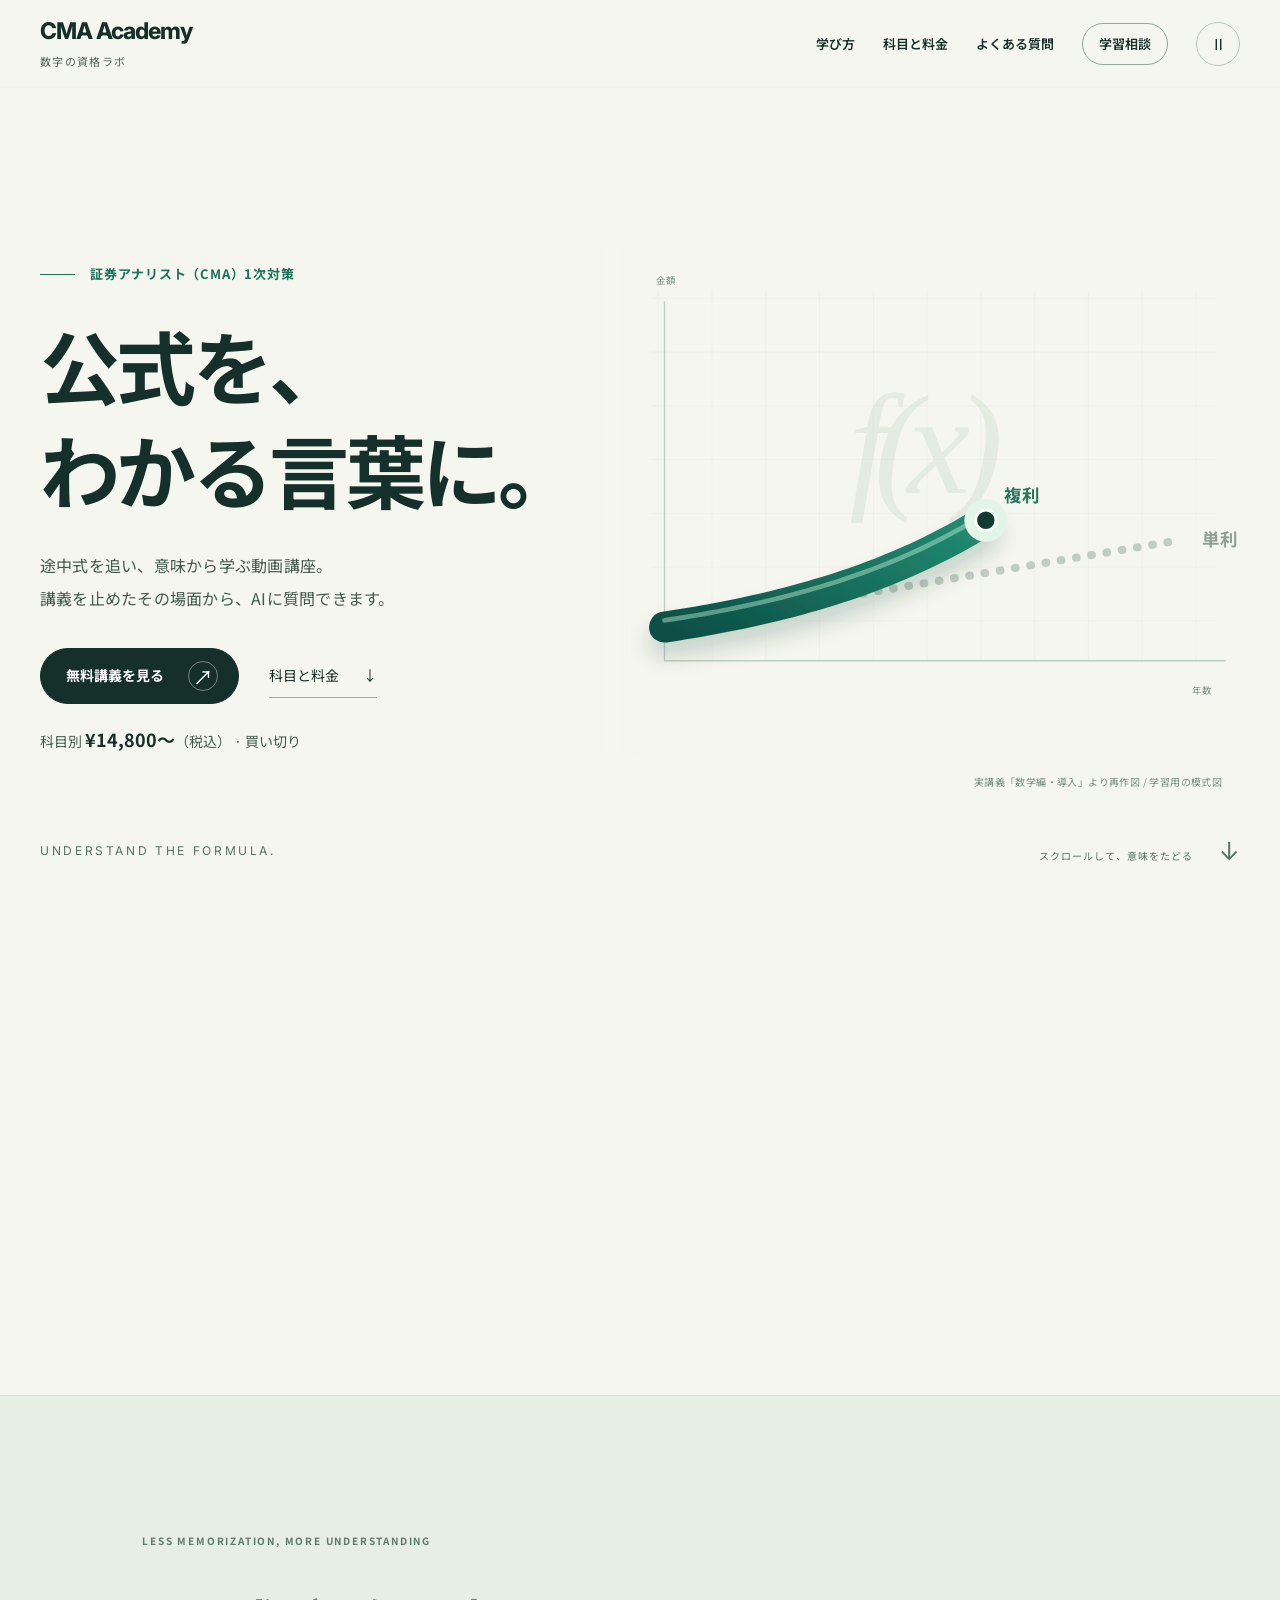
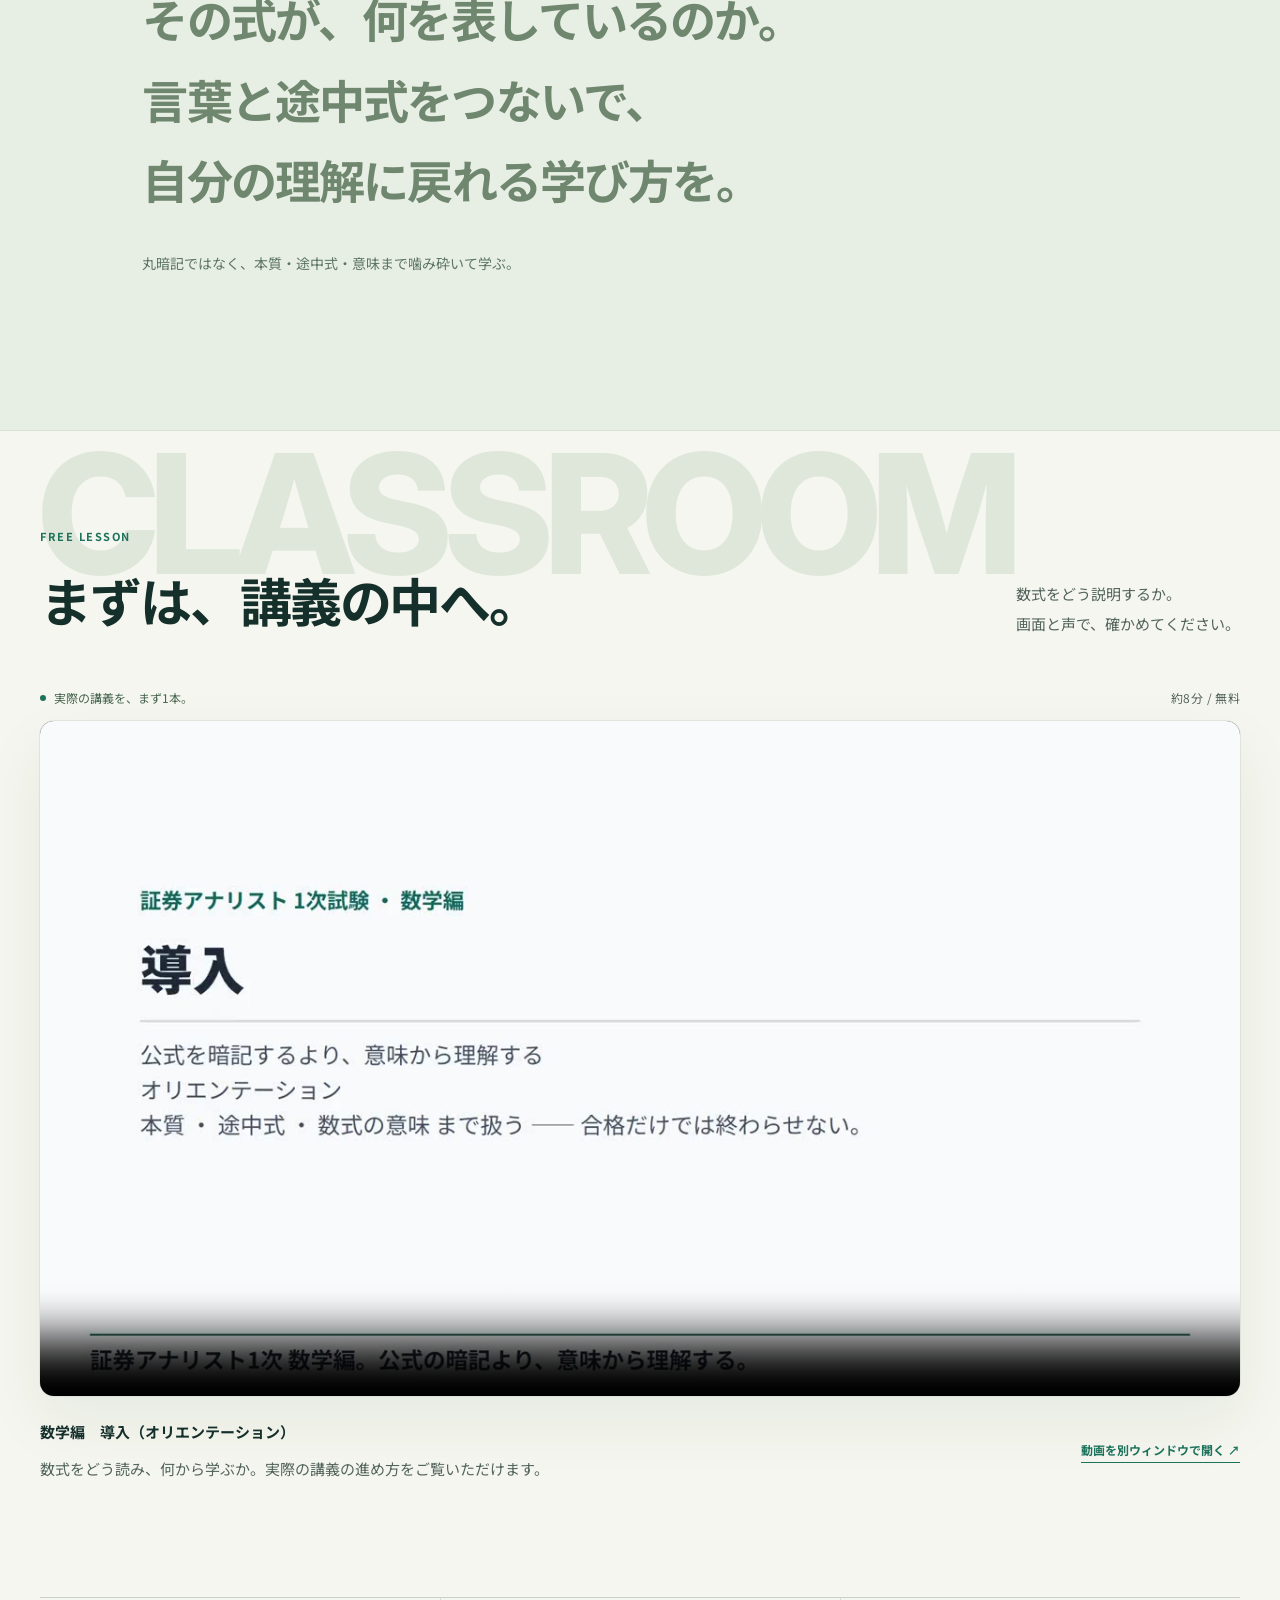
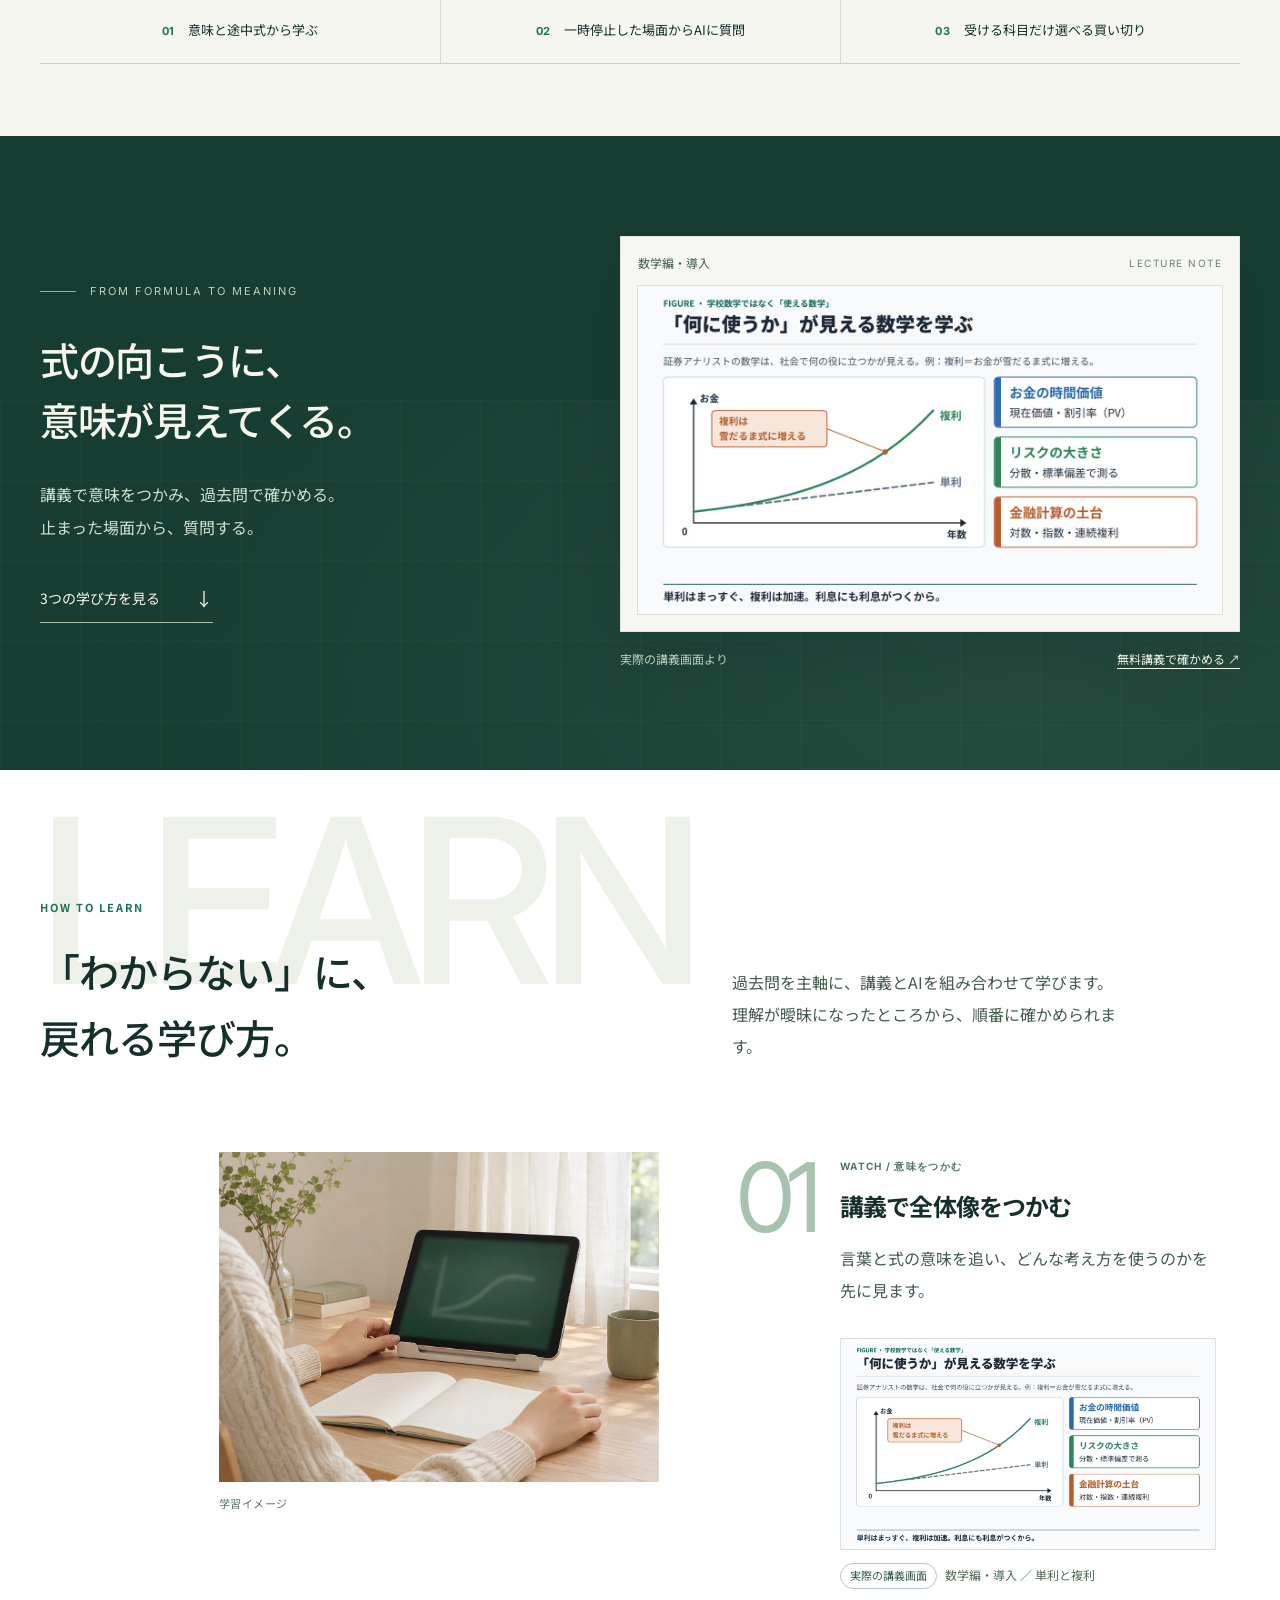
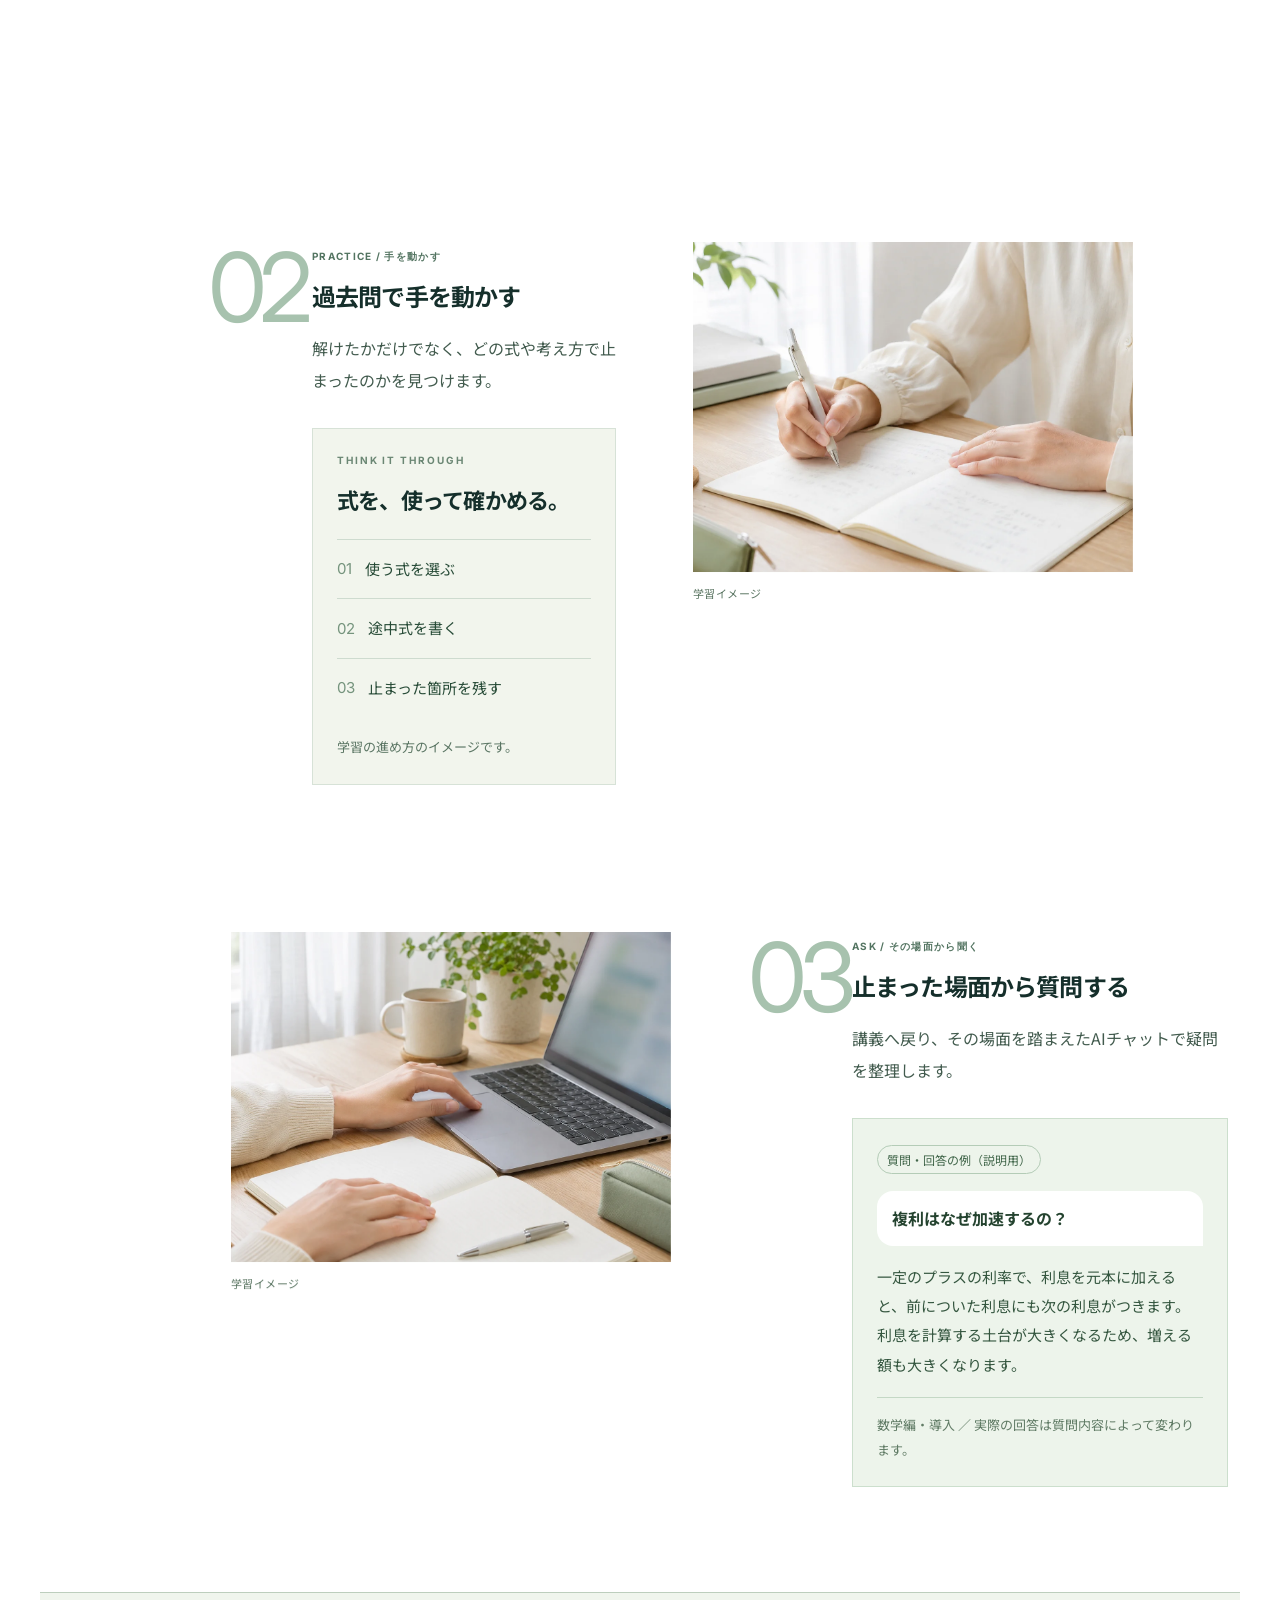
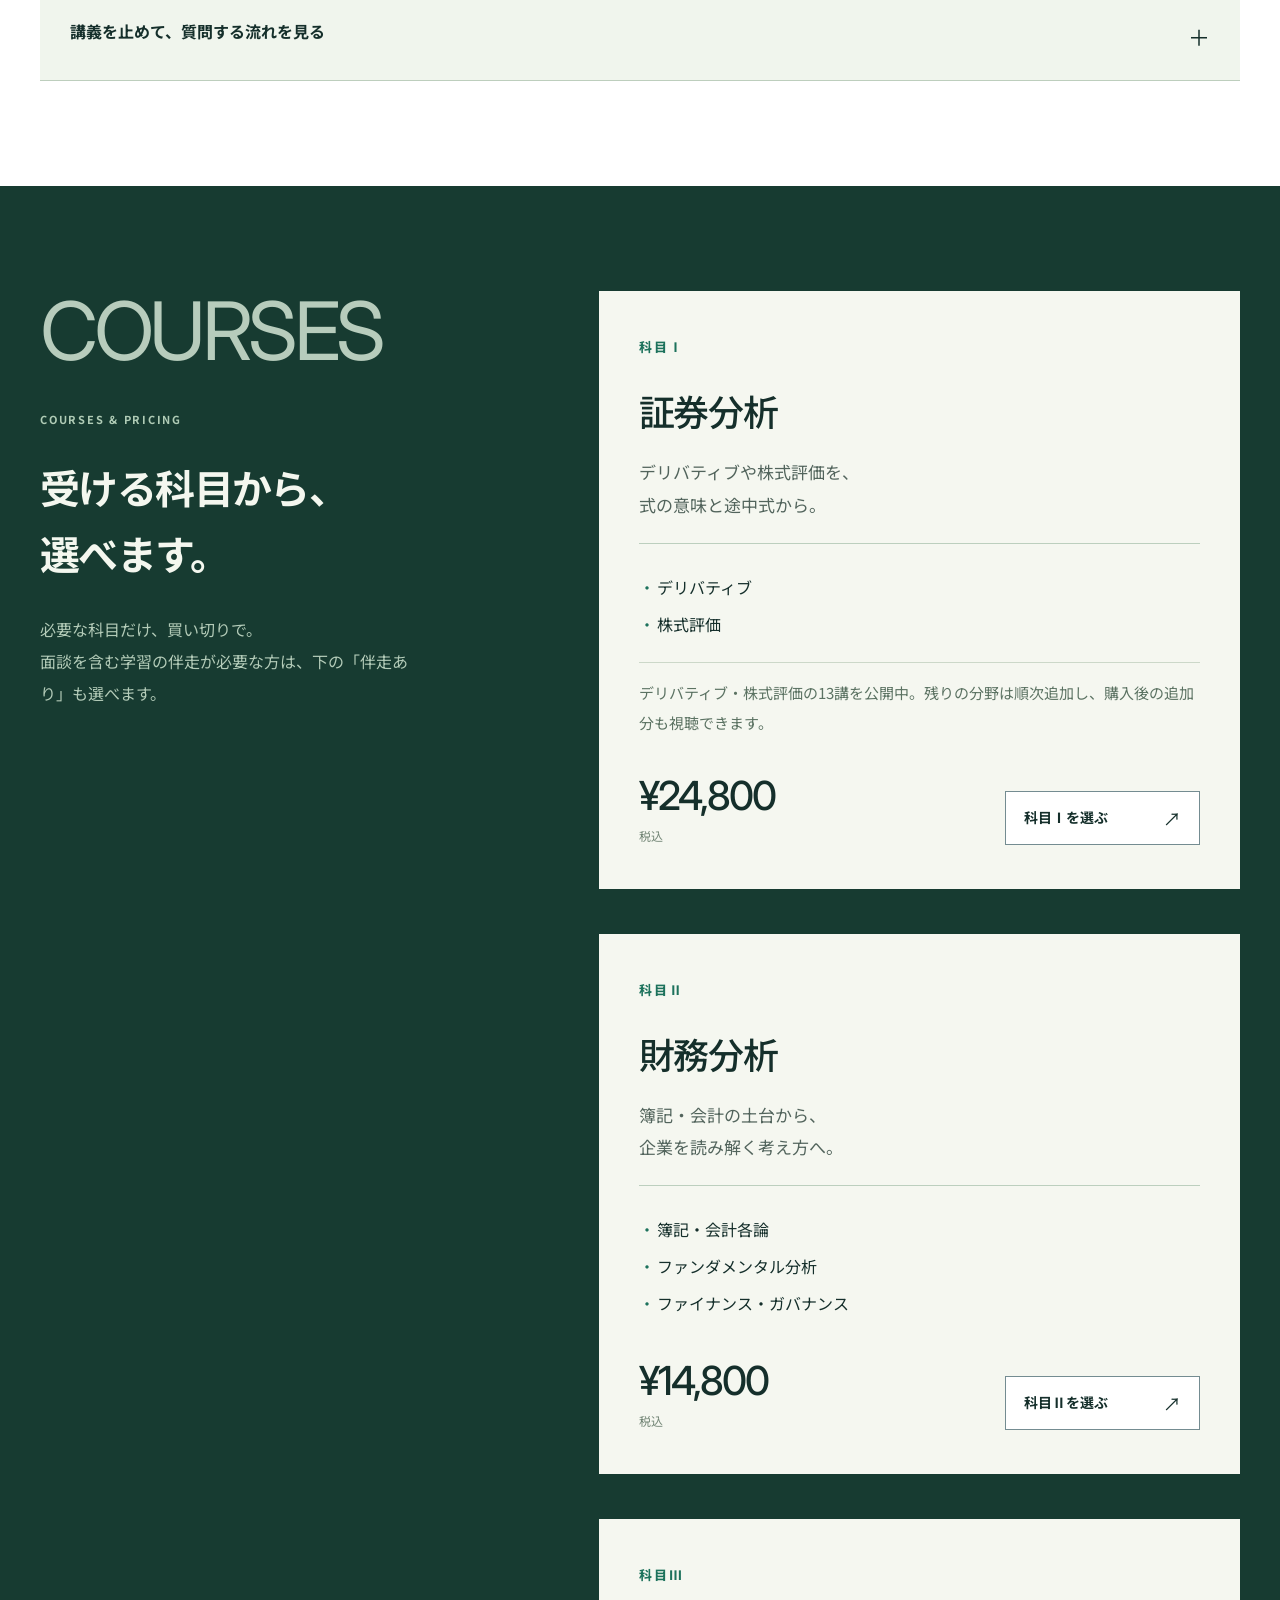
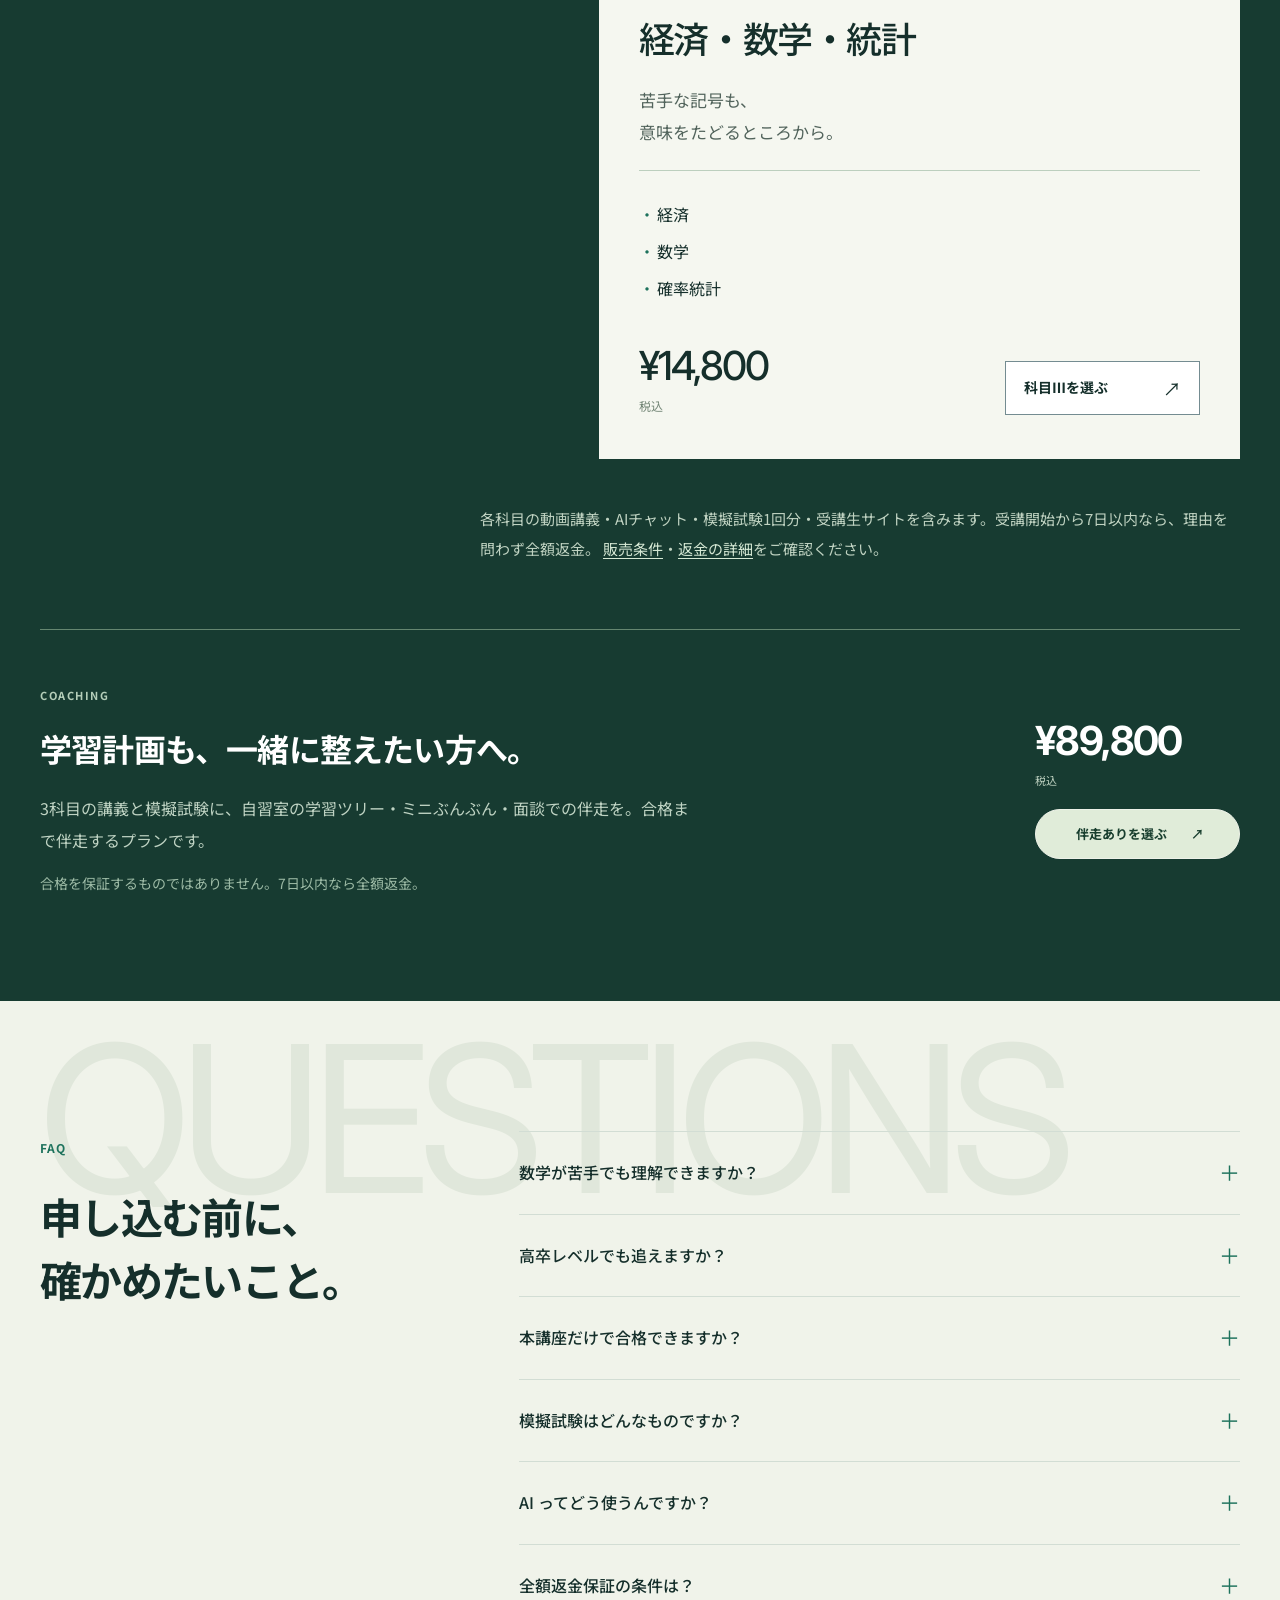
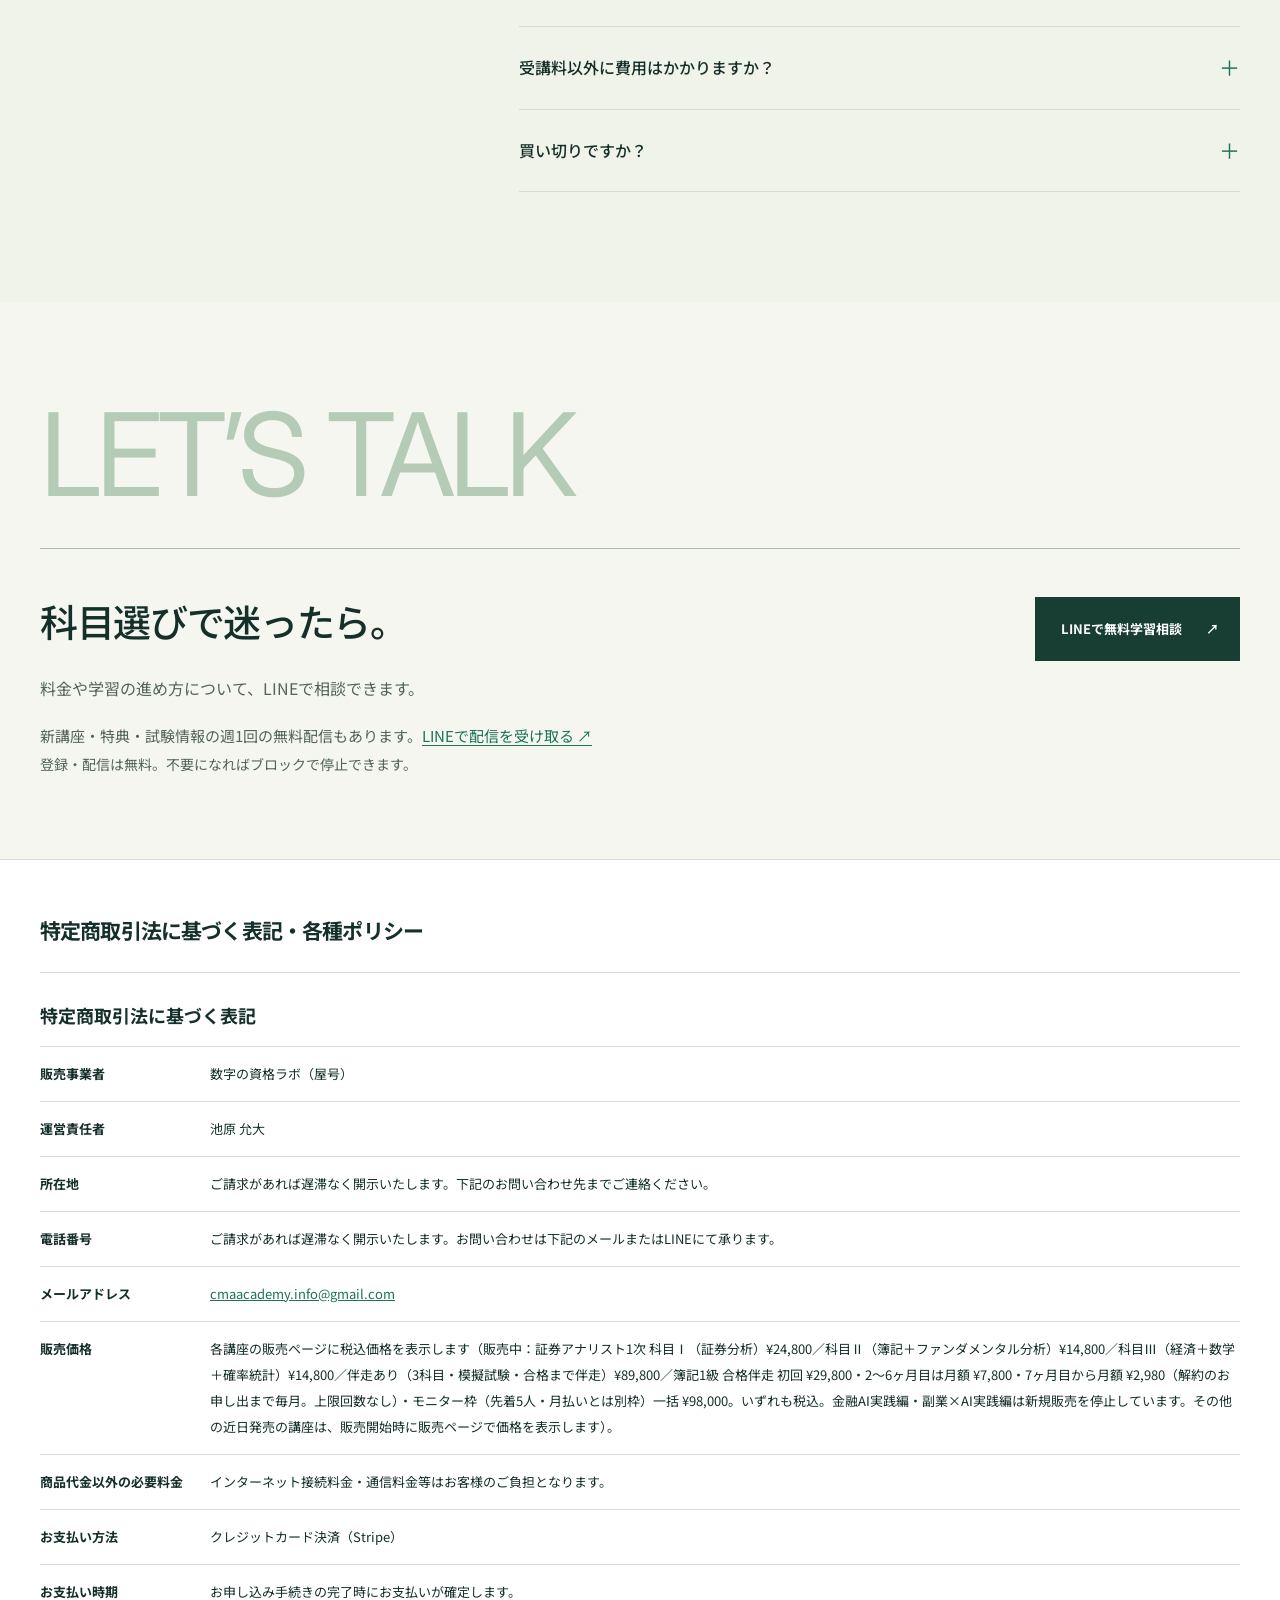
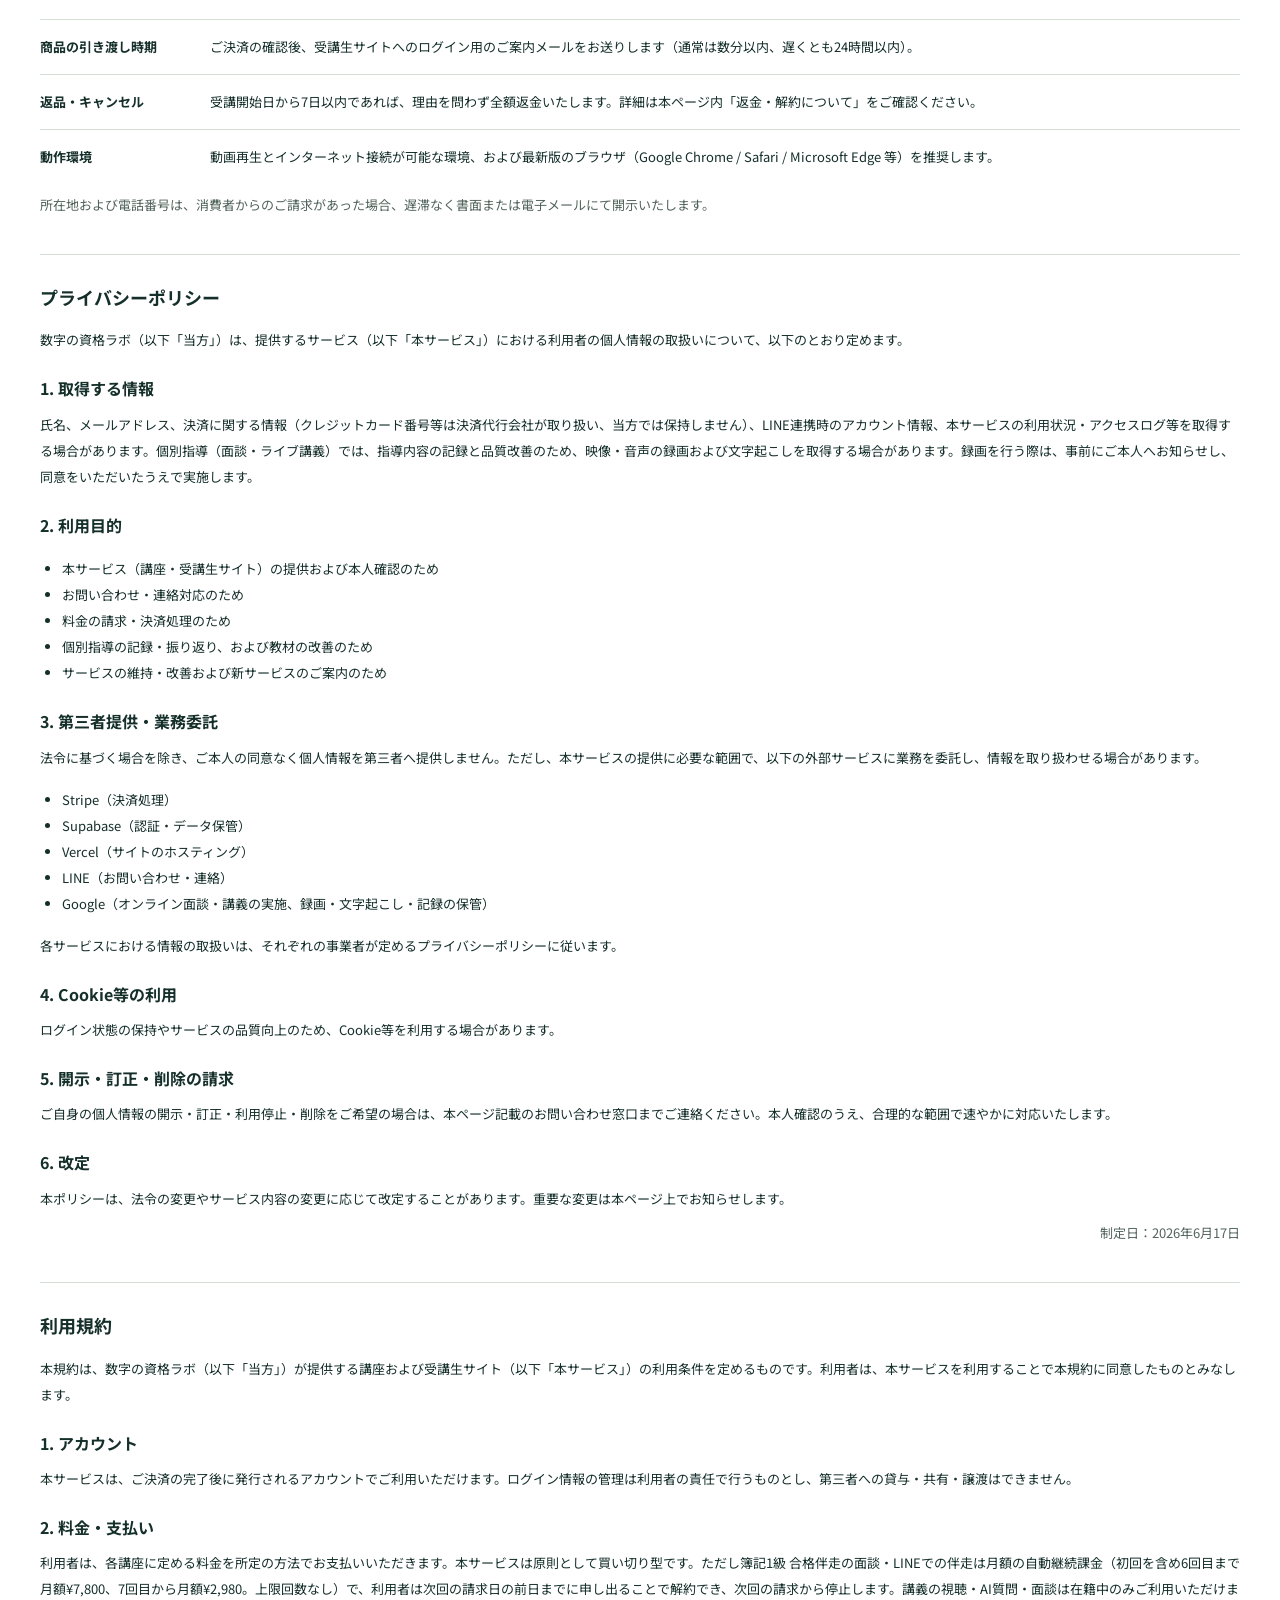
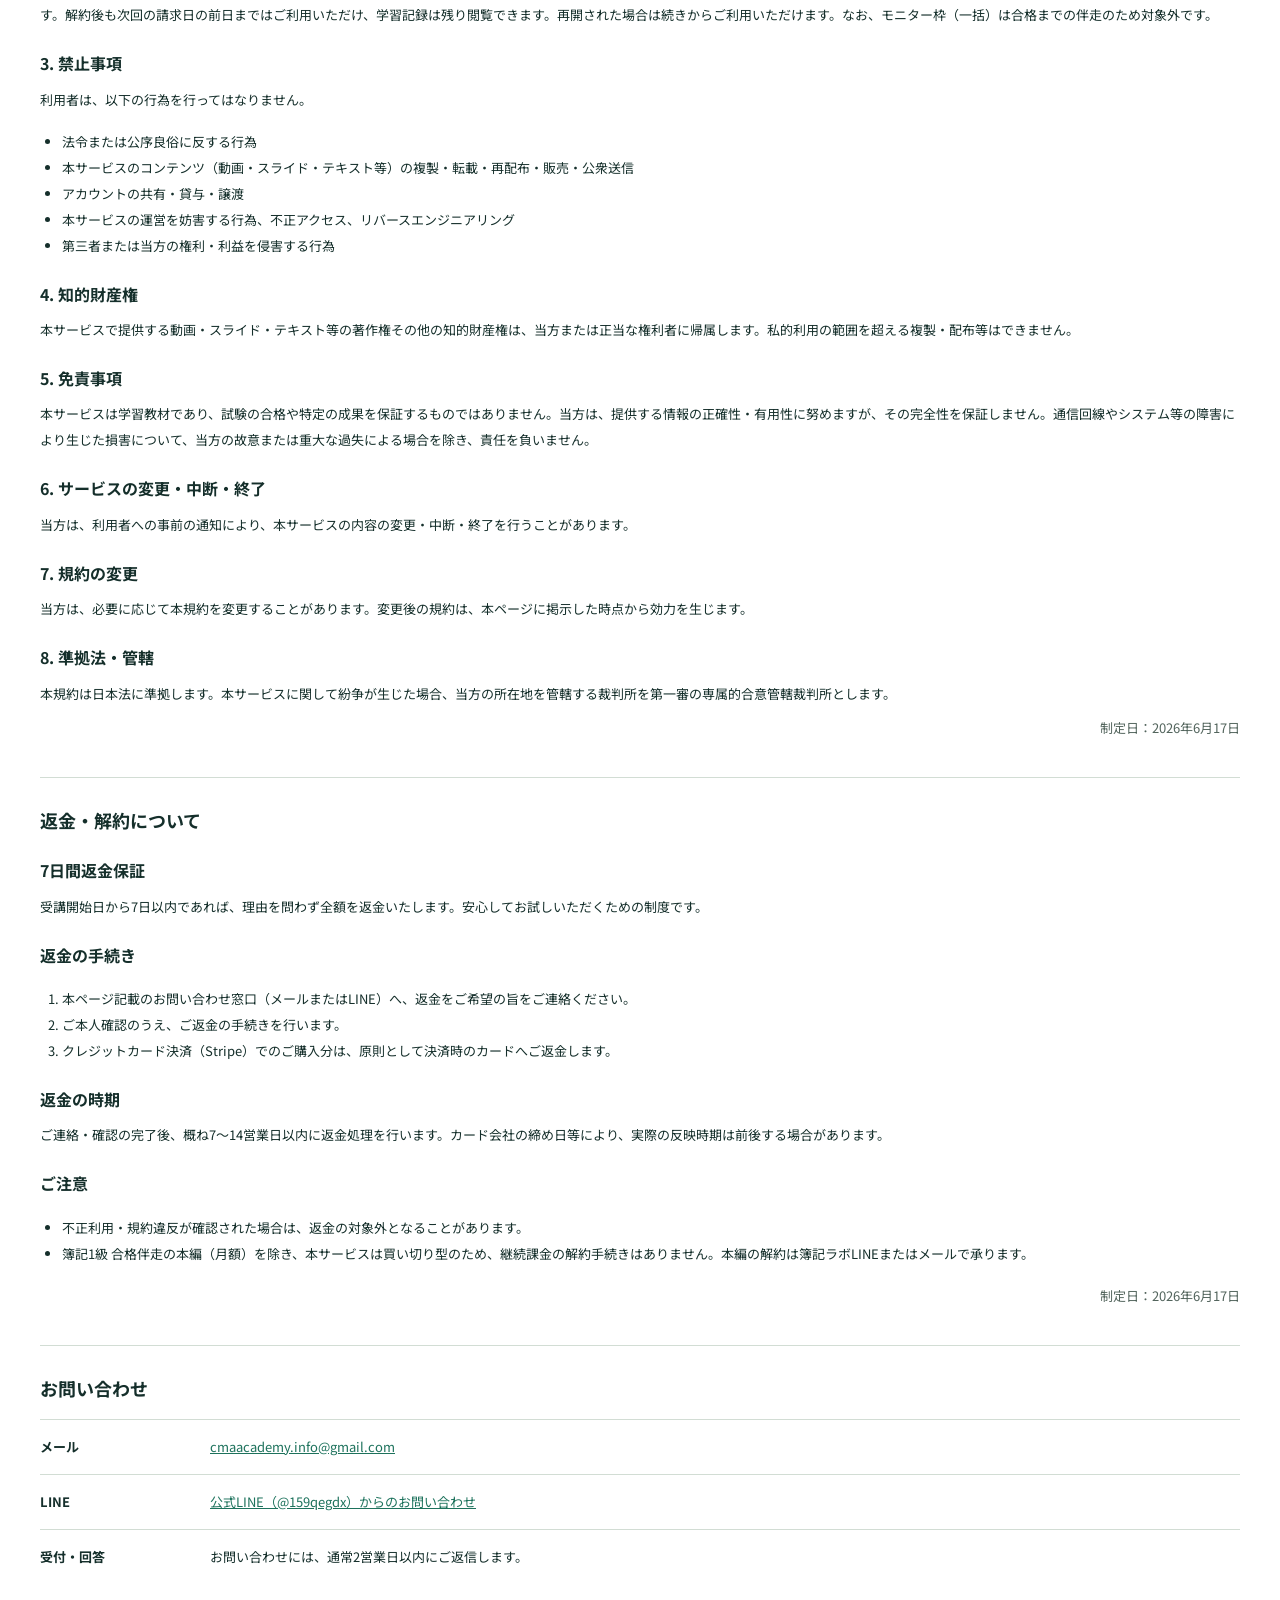
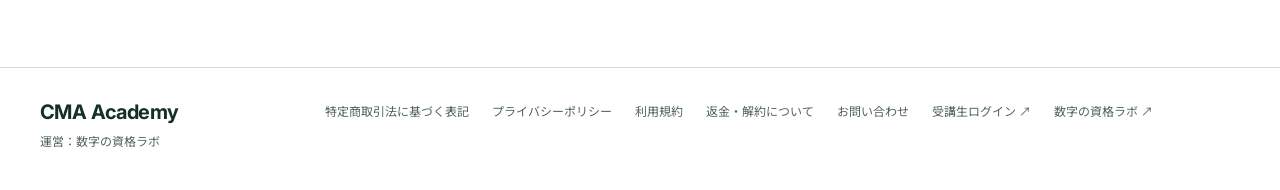
<file: cma.html>
<!DOCTYPE html>
<html lang="ja">
<head>
  <!-- Google tag (gtag.js) -->
  <script async src="https://www.googletagmanager.com/gtag/js?id=G-1YC8Z04C44"></script>
  <script>
    window.dataLayer = window.dataLayer || [];
    function gtag(){dataLayer.push(arguments);}
    gtag('js', new Date());
    gtag('config', 'G-1YC8Z04C44');
  </script>
  <meta charset="UTF-8">
  <meta name="viewport" content="width=device-width, initial-scale=1.0">
  <title>証券アナリスト(CMA)1次対策講座｜CMA Academy by 数字の資格ラボ</title>
  <meta name="description" content="証券アナリスト(CMA)1次試験対策の「理解で伸ばす」講座。経済・簿記・ファンダメンタル分析・証券分析・数学・統計の6講座を、丸暗記ではなく本質・途中式・意味まで噛み砕いて扱います。AIを学習の道具として使う方法も含めて学べます。">

  <!-- 検索・SNS最適化 -->
  <link rel="canonical" href="https://sujilab.net/cma">
  <meta name="robots" content="index, follow">
  <meta property="og:type" content="website">
  <meta property="og:site_name" content="数字の資格ラボ">
  <meta property="og:locale" content="ja_JP">
  <meta property="og:title" content="証券アナリスト(CMA)1次対策｜数学嫌いを置いていかない">
  <meta property="og:description" content="丸暗記ではなく、本質・途中式・意味まで噛み砕く。経済・簿記・ファンダメンタル分析・証券分析・数学・統計の6講座をAIも道具に学べる、理解で伸ばすCMA1次対策講座。">
  <meta property="og:url" content="https://sujilab.net/cma">
  <meta property="og:image" content="https://sujilab.net/assets/og-cma-20261110.jpg">
  <meta property="og:image:type" content="image/jpeg">
  <meta property="og:image:width" content="1200">
  <meta property="og:image:height" content="630">
  <meta property="og:image:alt" content="CMA Academy｜証券アナリスト（CMA）1次対策｜公式を、わかる言葉に。">
  <meta name="twitter:card" content="summary_large_image">
  <meta name="twitter:title" content="証券アナリスト(CMA)1次対策｜数学嫌いを置いていかない">
  <meta name="twitter:description" content="丸暗記ではなく、本質・途中式・意味まで噛み砕く。理解で伸ばすCMA1次対策講座。">
  <meta name="twitter:image" content="https://sujilab.net/assets/og-cma-20261110.jpg">
  <meta name="twitter:image:alt" content="CMA Academy｜証券アナリスト（CMA）1次対策｜公式を、わかる言葉に。">
  <script type="application/ld+json">
  {
    "@context": "https://schema.org",
    "@graph": [
      {
        "@type": "Organization",
        "name": "数字の資格ラボ",
        "url": "https://sujilab.net/",
        "description": "証券アナリスト(CMA)1次試験対策の理解重視型オンライン講座。"
      },
      {
        "@type": "Course",
        "name": "証券アナリスト(CMA)1次試験対策講座",
        "description": "経済・簿記・ファンダメンタル分析・証券分析・数学・統計の6講座を、丸暗記ではなく本質・途中式・意味まで噛み砕いて学ぶオンライン講座。",
        "inLanguage": "ja",
        "provider": {
          "@type": "Organization",
          "name": "数字の資格ラボ",
          "url": "https://sujilab.net/"
        }
      }
    ]
  }
  </script>

  <link rel="preconnect" href="https://fonts.googleapis.com">
  <link rel="preconnect" href="https://fonts.gstatic.com" crossorigin>
  <link href="https://fonts.googleapis.com/css2?family=Noto+Sans+JP:wght@400;500;700;900&family=Inter:wght@400;700;900&display=swap" rel="stylesheet">
  <style>
:root{--ink:#142c3c;--sub:#52636c;--paper:#f7f8f5;--white:#fff;--line:#d8e0dc;--teal:#28655f;--sand:#e8dfc8;--soft:#eaf0eb;--navy:#142c3c}*{box-sizing:border-box}html{scroll-behavior:smooth;scroll-padding-top:96px}body{margin:0;background:var(--paper);color:var(--ink);font-family:"Noto Sans JP","Yu Gothic",Meiryo,sans-serif;font-size:16px;line-height:1.85}a{color:inherit}button,a,summary{-webkit-tap-highlight-color:transparent}button:focus-visible,a:focus-visible,summary:focus-visible{outline:3px solid var(--teal);outline-offset:5px}a{text-decoration:none}.container{width:min(1120px,calc(100% - 64px));margin:auto}.review{background:#e7eee9;text-align:center;font-size:12px;line-height:1.6;padding:6px 16px;color:#354e45}.review a{text-decoration:underline;margin-left:12px}.header{background:rgba(247,248,245,.97);border-bottom:1px solid var(--line)}.header-inner{min-height:80px;display:flex;justify-content:space-between;align-items:center;gap:30px}.brand strong{display:block;font-size:21px;line-height:1.3;font-weight:750;letter-spacing:.015em}.brand small{display:block;font-size:11px;color:var(--sub);letter-spacing:.12em;margin-top:4px}.nav{display:flex;align-items:center;gap:29px;font-size:13px;font-weight:600}.nav .nav-contact{border:1px solid var(--line);padding:9px 15px;border-radius:4px}.hero{padding:64px 0 56px}.hero-grid{display:grid;grid-template-columns:1fr 1.04fr;gap:54px;align-items:center}.eyebrow{display:flex;align-items:center;gap:10px;color:var(--teal);font-size:13px;font-weight:700;letter-spacing:.065em}.eyebrow:before{content:"";width:28px;height:2px;background:var(--teal)}h1{font-size:54px;line-height:1.42;letter-spacing:.025em;font-weight:750;margin:23px 0 21px}.hero-copy{font-size:16px;line-height:2;color:var(--sub);margin:0}.actions{display:flex;gap:13px;align-items:center;flex-wrap:wrap;margin-top:29px}.btn{display:inline-flex;min-height:49px;align-items:center;justify-content:center;padding:11px 21px;border:1px solid var(--ink);border-radius:4px;font-size:14px;font-weight:700;gap:17px}.btn-primary{background:var(--ink);color:white}.btn-primary:hover{background:#25465b}.btn-secondary{background:transparent}.btn-secondary:hover{background:var(--soft)}.arrow{font-size:18px;font-weight:400}.price-hint{margin:18px 0 0;color:var(--sub);font-size:12px}.price-hint b{color:var(--ink);font-size:16px}.lesson{margin:0;background:var(--white);border:1px solid var(--line);border-radius:7px;overflow:hidden;box-shadow:0 15px 40px rgba(20,44,60,.06)}.lesson-bar{padding:12px 18px;display:flex;align-items:center;gap:9px;border-bottom:1px solid var(--line);font-size:12px}.lesson-bar .dot{width:7px;height:7px;background:var(--teal);border-radius:50%}.lesson-bar .time{margin-left:auto;color:var(--sub)}video{display:block;width:100%;aspect-ratio:16/9;background:#142033;object-fit:contain}.lesson-caption{padding:19px 20px 20px}.lesson-caption strong{font-size:15px}.lesson-caption p{font-size:12px;line-height:1.8;margin:6px 0 0;color:var(--sub)}.lesson-caption a{font-size:12px;display:inline-block;color:var(--teal);font-weight:700;margin-top:11px;border-bottom:1px solid var(--teal)}.promises{display:grid;grid-template-columns:repeat(3,1fr);border-top:1px solid var(--line);border-bottom:1px solid var(--line)}.promise{padding:19px 28px;font-size:13px;display:flex;align-items:center;gap:13px;justify-content:center}.promise+.promise{border-left:1px solid var(--line)}.promise span{font-size:11px;color:var(--teal);font-weight:750;letter-spacing:.08em}.section{padding:78px 0}.section-head{display:flex;justify-content:space-between;align-items:flex-end;gap:24px;margin-bottom:32px}.label{font-size:11px;letter-spacing:.12em;color:var(--teal);font-weight:700}h2{font-size:31px;line-height:1.55;letter-spacing:.025em;margin:10px 0 0}.section-head p{font-size:13px;color:var(--sub);line-height:1.9;margin:0;max-width:360px}.learning{display:grid;grid-template-columns:repeat(3,1fr);gap:35px}.step{padding-top:18px;border-top:1px solid var(--line)}.step-number{font-size:13px;font-weight:700;color:var(--teal)}h3{font-size:19px;margin:13px 0 10px;line-height:1.65}.step p{font-size:14px;color:var(--sub);margin:0}.courses{background:var(--white);border-block:1px solid var(--line)}.course-grid{display:grid;grid-template-columns:repeat(3,1fr);gap:0;border:1px solid var(--line);border-radius:5px;overflow:hidden}.course{padding:27px 27px 28px;display:flex;flex-direction:column}.course+.course{border-left:1px solid var(--line)}.course-no{color:var(--teal);font-size:12px;font-weight:750;letter-spacing:.08em}.course h3{font-size:23px;line-height:1.45;margin:16px 0 11px}.course .desc{font-size:13px;color:var(--sub);line-height:1.8;min-height:52px;margin:0}.course ul{padding:15px 0 0;margin:0;list-style:none;font-size:13px;line-height:2.2}.course ul li:before{content:"・";color:var(--teal);margin-right:5px}.course .small{font-size:11px;color:var(--sub);line-height:1.8;margin:12px 0 0}.course-bottom{margin-top:auto;padding-top:28px}.amount{font-weight:700;font-size:31px;letter-spacing:-.02em;line-height:1.4}.amount small{font-weight:400;font-size:11px;color:var(--sub);letter-spacing:0;margin-left:5px}.course .btn{width:100%;margin-top:17px;font-size:13px;justify-content:space-between}.course-foot{font-size:12px;line-height:1.9;color:var(--sub);margin:19px 0 0}.coaching{margin-top:35px;background:var(--ink);color:var(--white);padding:30px 34px;border-radius:5px;display:grid;grid-template-columns:1fr auto;gap:30px;align-items:center}.coaching .label{color:#bfd1c8}.coaching h3{font-size:24px;margin:7px 0 9px}.coaching p{color:#d5e0df;font-size:13px;margin:0;line-height:1.9;max-width:650px}.coaching .btn{background:#edf1e8;color:var(--ink);border-color:#edf1e8;margin-top:14px;min-width:205px}.coaching-right{text-align:right}.coaching-right small{font-size:11px;font-weight:400}.coaching-note{margin-top:10px!important;font-size:11px!important;color:#c4d0cd!important}.faq-grid{display:grid;grid-template-columns:.75fr 1.25fr;gap:70px}.faq-list details{border-bottom:1px solid var(--line);padding:17px 0}.faq-list details:first-child{border-top:1px solid var(--line)}summary{cursor:pointer;list-style:none;font-size:14px;font-weight:700;display:flex;justify-content:space-between;gap:18px}summary:after{content:"＋";font-weight:400;color:var(--teal)}details[open] summary:after{content:"−"}.faq-list p{font-size:13px;color:var(--sub);margin:13px 0 0;line-height:1.9}.consult{border-top:1px solid var(--line);padding:34px 0;display:flex;align-items:center;justify-content:space-between;gap:24px}.consult h3{margin:0;font-size:19px}.consult p{margin:4px 0 0;font-size:13px;color:var(--sub)}.consult .btn{font-size:13px}.footer{padding:28px 0 36px;border-top:1px solid var(--line)}.footer-inner{display:flex;gap:25px;justify-content:space-between;align-items:center}.footer-brand{font-size:13px;font-weight:700}.footer small{font-size:11px;color:var(--sub)}.legal-links{display:flex;flex-wrap:wrap;gap:18px;font-size:11px;color:var(--sub)}.prototype-note{font-size:11px;color:var(--sub);margin:20px 0 0;line-height:1.8}
@media(max-width:900px){.container{width:calc(100% - 40px)}.hero-grid{gap:30px}h1{font-size:42px}.nav{gap:18px}.hero-copy{font-size:14px}.actions .btn{font-size:13px;padding:11px 14px}.course{padding:22px 18px}.course h3{font-size:21px}.coaching{padding:27px}.faq-grid{gap:35px}}
@media(max-width:650px){html{scroll-padding-top:20px}.review{font-size:10px;padding:5px 10px}.review a{margin-left:8px}.header-inner{min-height:65px;gap:16px}.brand strong{font-size:19px}.brand small{font-size:9px}.nav{gap:17px;font-size:11px}.nav .hide-mobile,.nav-contact{display:none!important}.hero{padding:36px 0 33px}.hero-grid{grid-template-columns:1fr;gap:29px}.eyebrow{font-size:11px;letter-spacing:0}.eyebrow:before{width:22px}h1{font-size:38px;line-height:1.44;letter-spacing:.015em;margin:18px 0 18px}.hero-copy{font-size:13px;line-height:1.95}.hero-copy br{display:none}.actions{gap:10px;margin-top:22px;flex-wrap:nowrap}.actions .btn{font-size:12px;min-height:48px;padding:10px 15px;gap:10px}.price-hint{font-size:11px;margin-top:13px}.price-hint b{font-size:14px}.lesson-bar{padding:10px 13px;font-size:10px}.lesson-caption{padding:14px 15px}.lesson-caption strong{font-size:13px}.lesson-caption p,.lesson-caption a{font-size:11px}.promises{grid-template-columns:1fr}.promise{padding:11px 0;justify-content:flex-start;font-size:12px}.promise+.promise{border-left:0;border-top:1px solid var(--line)}.promise span{min-width:22px}.section{padding:48px 0}.section-head{display:block;margin-bottom:25px}.section-head p{margin-top:14px;font-size:12px}h2{font-size:25px;line-height:1.55}.learning{grid-template-columns:1fr;gap:24px}.step{padding-top:15px;display:grid;grid-template-columns:30px 1fr;gap:0 14px}.step-number{grid-row:1/3;font-size:12px;padding-top:3px}.step h3{font-size:17px;margin:0 0 7px}.step p{font-size:13px}.course-grid{grid-template-columns:1fr}.course{padding:25px}.course+.course{border-left:0;border-top:1px solid var(--line)}.course .desc{min-height:0}.course h3{font-size:22px;margin:12px 0 9px}.course ul{padding-top:10px;font-size:12px}.course-bottom{padding-top:20px;display:flex;align-items:center;justify-content:space-between;gap:16px}.amount{font-size:29px}.course .btn{width:auto;margin:0;font-size:12px;min-height:46px;padding:10px 14px;gap:17px}.course .small{font-size:11px}.course-foot{font-size:11px}.coaching{grid-template-columns:1fr;gap:23px;padding:26px}.coaching h3{font-size:20px}.coaching p{font-size:12px}.coaching-right{text-align:left;display:flex;align-items:center;gap:20px;justify-content:space-between}.coaching .amount{font-size:29px}.coaching .btn{min-width:0;min-height:46px;margin:0;font-size:11px;padding:10px 13px}.faq-grid{grid-template-columns:1fr;gap:23px}.faq-list summary{font-size:13px}.faq-list p{font-size:12px}.consult{align-items:flex-start;flex-direction:column;padding:28px 0}.consult h3{font-size:17px}.consult p{font-size:12px}.consult .btn{min-height:44px;font-size:12px}.footer-inner{display:block}.legal-links{margin-top:16px;gap:12px;font-size:10px}.footer small{font-size:10px}.prototype-note{font-size:10px}}
@media(prefers-reduced-motion:reduce){html{scroll-behavior:auto}}
.btn .arrow{line-height:1}
@media(max-width:650px){.course-bottom{gap:10px}.course .amount{white-space:nowrap;flex-shrink:0;font-size:28px}.course .amount small{display:block;margin:3px 0 0;line-height:1.4}.course .btn{white-space:nowrap;gap:10px;padding:10px 12px}.coaching-right{gap:12px}.coaching-right .amount{white-space:nowrap;flex-shrink:0}.coaching-right .amount small{display:block;margin:3px 0 0;line-height:1.4}.coaching-right .btn{white-space:nowrap;gap:8px}}

.anchor-alias{display:block;position:relative;top:-20px;visibility:hidden;height:0;scroll-margin-top:30px}
.lesson{position:relative}.option{border-bottom:1px solid var(--line)}.option-grid{display:grid;grid-template-columns:1fr 1fr;gap:65px;align-items:start}.option h2{font-size:27px}.option p,.option li{font-size:13px;color:var(--sub);line-height:1.95}.option p{margin:18px 0 0}.option ul{padding-left:1.2em;margin:5px 0 0}.option li+li{margin-top:10px}.option .option-note{padding-top:15px;border-top:1px solid var(--line);font-size:11px}.option-purchase{display:flex;gap:24px;flex-wrap:wrap;align-items:center;margin-top:25px}.option-purchase .amount{font-size:28px}.option-purchase small{display:block;margin:4px 0 0}.option-purchase .btn{font-size:12px;gap:10px}.faq-answer{font-size:13px;color:var(--sub);margin:13px 0 0;line-height:1.9}.faq-answer a,.course-foot a,.line-news a{color:var(--teal);text-decoration:underline;text-underline-offset:3px}.line-news{margin-top:14px!important;font-size:12px!important}.line-news small{font-size:11px}.legal{padding:54px 0;background:#fff;border-top:1px solid var(--line)}.legal-title{font-size:21px;margin:0 0 25px}.legal-block{padding:26px 0;border-top:1px solid var(--line);scroll-margin-top:25px}.legal-block h3{font-size:17px;margin:0 0 15px}.legal-block h4{font-size:14px;margin:20px 0 8px}.legal-block p,.legal-block li,.legal-block dd,.legal-block dt{font-size:12px;line-height:1.9}.legal-block p{margin:8px 0}.legal-block ul,.legal-block ol{padding-left:1.4em}.legal-dl{display:grid;grid-template-columns:160px 1fr;margin:0}.legal-dl dt,.legal-dl dd{border-top:1px solid var(--line);margin:0;padding:12px 0}.legal-dl dt{font-weight:700}.legal-block a{color:var(--teal);text-decoration:underline;overflow-wrap:anywhere}.legal-note,.legal-updated{font-size:11px!important;color:var(--sub)}.legal-updated{text-align:right}
@media(max-width:650px){.option-grid{grid-template-columns:1fr;gap:27px}.option h2{font-size:23px}.option p,.option li,.faq-answer{font-size:12px}.option-purchase{gap:17px}.option-purchase .btn{min-height:46px}.legal{padding:38px 0}.legal-title{font-size:19px}.legal-block{padding:23px 0}.legal-dl{grid-template-columns:1fr}.legal-dl dt{padding:12px 0 0}.legal-dl dd{border:0;padding:4px 0 12px}}
@media(max-width:380px){.actions{flex-wrap:wrap}.course{padding:22px 18px}.course-bottom,.coaching-right{flex-wrap:wrap}.coaching{padding:23px}.course .btn{flex-grow:1}.course .amount,.coaching .amount{font-size:26px}}
</style>
<link rel="stylesheet" href="/assets/cma-scroll-20261107.css">
<link rel="stylesheet" href="/assets/cma-refine-20261107.css">
<link rel="stylesheet" href="/assets/cma-motion-match-20261108.css">
<link rel="stylesheet" href="/assets/cma-zb-learning-20261108.css">
<link rel="stylesheet" href="/assets/cma-zb-layout-20261108.css">
<link rel="stylesheet" href="/assets/cma-opening-refine-20261108.css">
<link rel="stylesheet" href="/assets/cma-learning-photos-20261108.css">
<link rel="stylesheet" href="/assets/cma-photo-strong-20261108.css">
<script defer src="/assets/cma-zb-base-20261108.js"></script>
<script defer src="/assets/cma-zb-20261108.js"></script>
<script defer src="/assets/cma-photo-strong-20261108.js"></script>
</head>
<body>

<header class="header"><div class="container header-inner"><a class="brand" href="#"><strong>CMA Academy</strong><small>数字の資格ラボ</small></a><nav aria-label="ページ内ナビゲーション" class="nav"><a class="hide-mobile" href="#learning">学び方</a><a href="#courses">科目と料金</a><a class="hide-mobile" href="#faq">よくある質問</a><a class="nav-contact" href="#consult">学習相談</a></nav><button class="motion-switch" type="button" aria-label="動きを停止" aria-pressed="false"><span aria-hidden="true">Ⅱ</span></button><details class="mobile-nav"><summary>メニュー</summary><div><a href="#learning">学び方</a><a href="#experience">学習体験のデモ</a><a href="#courses">科目と料金</a><a href="#faq">よくある質問</a><a href="#consult">学習相談</a><a href="https://app.sujilab.net/">受講生ログイン ↗</a></div></details></div><div class="page-progress" aria-hidden="true"><span></span></div></header>
<main>
<section class="hero-story" data-scene="hero"><div class="hero-stage"><div class="container hero-composition"><div class="hero-message"><p class="eyebrow">証券アナリスト（CMA）1次対策</p><h1>公式を、<br><span>わかる言葉に。</span></h1><p class="hero-copy">途中式を追い、意味から学ぶ動画講座。<br>講義を止めたその場面から、AIに質問できます。</p><div class="actions"><a class="btn btn-primary" href="#sample">無料講義を見る<span class="cta-circle" aria-hidden="true">↗</span></a><a class="hero-price-link" href="#courses">科目と料金 <span aria-hidden="true">↓</span></a></div><p class="price-hint">科目別 <b>¥14,800〜</b>（税込） · 買い切り</p></div><div class="hero-art"><svg class="hero-graph" viewBox="0 0 1000 720" role="img" aria-labelledby="graph-title graph-desc">
<title id="graph-title">単利と複利の違いを、線で理解する</title><desc id="graph-desc">実際の数学導入講義を元にした目盛りのない模式図。単利は直線、一定のプラス利率で利息を加える複利は上へ曲がる線です。運用実績の図ではありません。</desc>
<defs><linearGradient id="curve-metal" x1="0" x2="1" y1="1" y2="0"><stop stop-color="#0b4f46"/><stop offset=".5" stop-color="#238f73"/><stop offset="1" stop-color="#66cda2"/></linearGradient><filter id="curve-shadow" x="-25%" y="-30%" width="160%" height="180%"><feDropShadow dx="0" dy="22" stdDeviation="15" flood-color="#163f30" flood-opacity=".18"/></filter><pattern id="graph-grid" width="80" height="80" patternUnits="userSpaceOnUse"><path d="M80 0H0V80" fill="none" stroke="#bfcfc5" stroke-width="1"/></pattern></defs>
<rect x="70" y="70" width="840" height="550" fill="url(#graph-grid)" opacity=".35"/>
<text class="graph-fx" x="365" y="370">f(x)</text>
<path class="graph-axis" d="M90 85V620H925" fill="none" stroke="#9bb3a5" stroke-width="2"/>
<path class="graph-simple" d="M90 570L860 440" fill="none" stroke="#a5b7ab" stroke-width="12" stroke-linecap="round" stroke-dasharray="1 22"/>
<path class="graph-curve" d="M90.00 570.00 L99.62 568.54 L109.25 567.04 L118.88 565.49 L128.50 563.90 L138.12 562.26 L147.75 560.57 L157.38 558.84 L167.00 557.05 L176.62 555.22 L186.25 553.32 L195.88 551.38 L205.50 549.37 L215.12 547.31 L224.75 545.19 L234.38 543.00 L244.00 540.76 L253.62 538.44 L263.25 536.06 L272.88 533.61 L282.50 531.09 L292.12 528.49 L301.75 525.82 L311.38 523.07 L321.00 520.24 L330.62 517.32 L340.25 514.33 L349.88 511.24 L359.50 508.06 L369.12 504.80 L378.75 501.43 L388.38 497.97 L398.00 494.41 L407.62 490.74 L417.25 486.96 L426.88 483.08 L436.50 479.08 L446.12 474.97 L455.75 470.73 L465.38 466.37 L475.00 461.89 L484.62 457.27 L494.25 452.52 L503.88 447.63 L513.50 442.59 L523.12 437.41 L532.75 432.08 L542.38 426.59 L552.00 420.95 L561.62 415.13 L571.25 409.15 L580.88 402.99 L590.50 396.66 L600.12 390.14 L609.75 383.42 L619.38 376.52 L629.00 369.41 L638.62 362.09 L648.25 354.56 L657.88 346.81 L667.50 338.83 L677.12 330.62 L686.75 322.17 L696.38 313.47 L706.00 304.52 L715.62 295.31 L725.25 285.83 L734.88 276.07 L744.50 266.03 L754.12 255.69 L763.75 245.05 L773.38 234.10 L783.00 222.84 L792.62 211.24 L802.25 199.30 L811.88 187.02 L821.50 174.37 L831.12 161.36 L840.75 147.97 L850.38 134.19 L860.00 120.00" fill="none" stroke="url(#curve-metal)" stroke-width="46" stroke-linecap="round" pathLength="1" filter="url(#curve-shadow)"/>
<path class="graph-curve graph-shine" d="M90.00 570.00 L99.62 568.54 L109.25 567.04 L118.88 565.49 L128.50 563.90 L138.12 562.26 L147.75 560.57 L157.38 558.84 L167.00 557.05 L176.62 555.22 L186.25 553.32 L195.88 551.38 L205.50 549.37 L215.12 547.31 L224.75 545.19 L234.38 543.00 L244.00 540.76 L253.62 538.44 L263.25 536.06 L272.88 533.61 L282.50 531.09 L292.12 528.49 L301.75 525.82 L311.38 523.07 L321.00 520.24 L330.62 517.32 L340.25 514.33 L349.88 511.24 L359.50 508.06 L369.12 504.80 L378.75 501.43 L388.38 497.97 L398.00 494.41 L407.62 490.74 L417.25 486.96 L426.88 483.08 L436.50 479.08 L446.12 474.97 L455.75 470.73 L465.38 466.37 L475.00 461.89 L484.62 457.27 L494.25 452.52 L503.88 447.63 L513.50 442.59 L523.12 437.41 L532.75 432.08 L542.38 426.59 L552.00 420.95 L561.62 415.13 L571.25 409.15 L580.88 402.99 L590.50 396.66 L600.12 390.14 L609.75 383.42 L619.38 376.52 L629.00 369.41 L638.62 362.09 L648.25 354.56 L657.88 346.81 L667.50 338.83 L677.12 330.62 L686.75 322.17 L696.38 313.47 L706.00 304.52 L715.62 295.31 L725.25 285.83 L734.88 276.07 L744.50 266.03 L754.12 255.69 L763.75 245.05 L773.38 234.10 L783.00 222.84 L792.62 211.24 L802.25 199.30 L811.88 187.02 L821.50 174.37 L831.12 161.36 L840.75 147.97 L850.38 134.19 L860.00 120.00" fill="none" stroke="#c0eed8" stroke-width="7" stroke-linecap="round" pathLength="1"/>
<circle class="graph-dot-halo" cx="90" cy="570" r="32" fill="#e3f5e9"/><circle class="graph-dot" cx="90" cy="570" r="15" fill="#123c32" stroke="#fff" stroke-width="4"/>
<text class="graph-label graph-compound-label" x="865" y="85">複利</text><text class="graph-label graph-simple-label" x="890" y="450">単利</text><text class="graph-axis-label" x="78" y="59">金額</text><text class="graph-axis-label" x="875" y="670">年数</text>
</svg><p class="graph-caption">実講義「数学編・導入」より再作図 / 学習用の模式図</p></div><div class="hero-bottom"><span>UNDERSTAND THE FORMULA.</span><span>スクロールして、意味をたどる <i aria-hidden="true">↓</i></span></div></div></div></section>
<section class="editorial" data-scene="editorial"><div class="container"><p class="label">LESS MEMORIZATION, MORE UNDERSTANDING</p><p class="editorial-copy"><span data-ink>その式が、</span><span data-ink>何を表しているのか。</span><br><span data-ink>言葉と途中式をつないで、</span><br><span data-ink>自分の理解に</span><span data-ink>戻れる学び方を。</span></p><p class="editorial-note">丸暗記ではなく、本質・途中式・意味まで噛み砕いて学ぶ。</p></div></section>
<section class="sample-section" data-scene="sample"><div class="container sample-layout"><div class="sample-intro"><span class="label">FREE LESSON</span><h2>まずは、<br>講義の中へ。</h2><p>数式をどう説明するか。<br>画面と声で、確かめてください。</p><a class="sample-next" href="#learning">学び方を見る <span aria-hidden="true">↓</span></a></div><div class="sample-window-space" id="sample"><figure class="lesson sample-window"><span aria-hidden="true" class="anchor-alias" id="sample-lesson"></span><div class="lesson-bar"><span aria-hidden="true" class="dot"></span><span>実際の講義を、まず1本。</span><span class="time">約8分 / 無料</span></div><video poster="/assets/cma-math-intro-v4-20261107.jpg" aria-label="無料サンプル講義 数学編の導入" controls="" playsinline="" preload="none"><source src="https://sujilab.net/assets/videos/sample-math-intro-v4-20261107.mp4" type="video/mp4"/><a href="https://sujilab.net/assets/videos/sample-math-intro-v4-20261107.mp4">無料講義を開く</a></video><figcaption class="lesson-caption"><strong>数学編　導入（オリエンテーション）</strong><p>数式をどう読み、何から学ぶか。実際の講義の進め方をご覧いただけます。</p><a href="/assets/videos/sample-math-intro-v4-20261107.mp4" rel="noopener" target="_blank">動画を別ウィンドウで開く ↗</a></figcaption></figure></div></div></section>
<div class="container"><div class="promises"><div class="promise"><span>01</span>意味と途中式から学ぶ</div><div class="promise"><span>02</span>一時停止した場面からAIに質問</div><div class="promise"><span>03</span>受ける科目だけ選べる買い切り</div></div></div>
<section class="zb-opening" aria-labelledby="opening-title">
<div class="zb-opening-photo" aria-hidden="true"></div>
<div class="container zb-opening-grid">
<div class="zb-opening-content">
<p class="zb-opening-eyebrow">FROM FORMULA TO MEANING</p>
<h2 class="zb-opening-copy" id="opening-title"><span>式の向こうに、</span><span>意味が見えてくる。</span></h2>
<p class="zb-opening-description"><span>講義で意味をつかみ、</span><span>過去問で確かめる。</span><br><span>止まった場面から、質問する。</span></p>
<a class="zb-opening-next" href="#learning">3つの学び方を見る <span aria-hidden="true">↓</span></a>
</div>
<figure class="zb-opening-lesson">
<div class="zb-opening-frame"><p class="zb-opening-lesson-head">数学編・導入 <span>LECTURE NOTE</span></p>
<img src="/assets/cma-pause-demo-20261107.jpg" width="1280" height="720" alt="単利と複利を比較し、使う場面を説明する実際の講義画面" loading="lazy" decoding="async"></div>
<figcaption><span>実際の講義画面より</span><a href="#sample">無料講義で確かめる ↗</a></figcaption>
</figure>
</div>
</section>
<section class="section" id="learning" data-scene="learning"><span aria-hidden="true" class="anchor-alias" id="mission"></span><span aria-hidden="true" class="anchor-alias" id="concept"></span><span aria-hidden="true" class="anchor-alias" id="curriculum"></span><div class="container"><div class="learning-layout"><div class="section-head"><div><span class="label">HOW TO LEARN</span><h2><span>「わからない」に、</span><span>戻れる学び方。</span></h2></div><p>過去問を主軸に、講義とAIを組み合わせて学びます。理解が曖昧になったところから、順番に確かめられます。</p></div><div class="learning-column"><svg class="zb-flow-svg" aria-hidden="true"></svg><div class="learning">
<div class="step has-learning-photo" data-zb-step="1"><div class="step-copy"><span class="step-number">01</span><span class="step-kicker">WATCH / 意味をつかむ</span><h3>講義で全体像をつかむ</h3><p>言葉と式の意味を追い、どんな考え方を使うのかを先に見ます。</p></div><div class="learning-photo-slot"><figure class="learning-photo learning-photo--watch"><span class="learning-photo-window"><img src="/assets/cma-study-watch-20261108.webp" width="1448" height="1086" alt="タブレットの講義を見て考え方を確かめる手元の学習イメージ" loading="lazy" decoding="async"></span><figcaption>学習イメージ</figcaption></figure></div><div class="step-visual"><figure class="study-visual-card"><a href="/assets/cma-pause-demo-20261107.jpg" target="_blank" rel="noopener" aria-label="単利と複利の実講義画面を大きく見る（別ウィンドウ）"><img src="/assets/cma-pause-demo-20261107.jpg" width="1280" height="720" alt="単利の直線と複利の曲線を比べる、数学編・導入の実際の講義画面" loading="lazy" decoding="async"></a><figcaption><span>実際の講義画面</span>数学編・導入 ／ 単利と複利</figcaption></figure></div></div>
<div class="step has-learning-photo" data-zb-step="2"><div class="step-copy"><span class="step-number">02</span><span class="step-kicker">PRACTICE / 手を動かす</span><h3>過去問で手を動かす</h3><p>解けたかだけでなく、どの式や考え方で止まったのかを見つけます。</p></div><div class="learning-photo-slot"><figure class="learning-photo learning-photo--practice"><span class="learning-photo-window"><img src="/assets/cma-study-practice-20261108.webp" width="1448" height="1086" alt="ノートに途中式を書き込みながら考える手元の学習イメージ" loading="lazy" decoding="async"></span><figcaption>学習イメージ</figcaption></figure></div><div class="step-visual"><div class="study-visual-card study-note"><div class="study-note-label">THINK IT THROUGH</div><h4>式を、使って確かめる。</h4><ol><li><span>01</span>使う式を選ぶ</li><li><span>02</span>途中式を書く</li><li><span>03</span>止まった箇所を残す</li></ol><p class="note-caption">学習の進め方のイメージです。</p></div></div></div>
<div class="step has-learning-photo" data-zb-step="3"><div class="step-copy"><span class="step-number">03</span><span class="step-kicker">ASK / その場面から聞く</span><h3>止まった場面から質問する</h3><p>講義へ戻り、その場面を踏まえたAIチャットで疑問を整理します。</p></div><div class="learning-photo-slot"><figure class="learning-photo learning-photo--question"><span class="learning-photo-window"><img src="/assets/cma-study-question-20261108.webp" width="1448" height="1086" alt="PCとノートを見比べて疑問を確認する手元の学習イメージ" loading="lazy" decoding="async"></span><figcaption>学習イメージ</figcaption></figure></div><div class="step-visual"><div class="study-visual-card study-question"><span class="question-example-label">質問・回答の例（説明用）</span><p class="example-question">複利はなぜ加速するの？</p><p class="example-answer">一定のプラスの利率で、利息を元本に加えると、前についた利息にも次の利息がつきます。利息を計算する土台が大きくなるため、増える額も大きくなります。</p><p class="example-context">数学編・導入 ／ 実際の回答は質問内容によって変わります。</p></div></div></div>
</div></div></div><details class="experience-disclosure" id="experience"><summary>講義を止めて、質問する流れを見る<span aria-hidden="true">＋</span></summary><div class="experience" id="experience-panel" data-step="2" aria-labelledby="experience-title">
  <div class="experience-top">
    <div>
      <span class="label">学習体験のデモ</span>
      <h3 id="experience-title">止まった場面が、<br>質問の出発点に。</h3>
      <p class="experience-lead">講義で止まったところから質問し、自分の言葉で確かめていく。その流れを試せます。</p>
      <p class="demo-disclosure">実際の講義画面を使った操作イメージです。回答は説明用の例です。</p>
    </div>
    <button class="btn btn-secondary demo-play" type="button" aria-pressed="false" aria-controls="demo-stage">流れを再生 <span aria-hidden="true">▶</span></button>
  </div>
  <div class="motion-journey"><div class="motion-pin"><ol class="demo-steps" aria-label="学習デモの手順">
    <li><button class="demo-step" type="button" data-demo-step="0" aria-controls="demo-stage"><span>01</span>講義を止める</button></li>
    <li><button class="demo-step" type="button" data-demo-step="1" aria-controls="demo-stage"><span>02</span>質問を開く</button></li>
    <li><button class="demo-step" type="button" data-demo-step="2" aria-controls="demo-stage" aria-current="step"><span>03</span>質問を選ぶ</button></li>
  </ol>
  <div class="demo-stage" id="demo-stage">
    <div class="demo-lecture">
      <div class="demo-windowbar"><span class="dot" aria-hidden="true"></span><b>数学編・導入</b><span>／ 複利の場面</span></div>
      <a class="demo-still" href="/assets/cma-pause-demo-20261107.jpg" target="_blank" rel="noopener" aria-label="複利の講義画面を大きく見る（別ウィンドウ）"><img src="/assets/cma-pause-demo-20261107.jpg" width="1280" height="720" alt="単利は直線、複利は上に曲がるグラフ。利息にも利息がつくため増える額が大きくなることを説明する実際の講義画面。" loading="lazy" decoding="async"></a>
      <div class="demo-transport"><span>Ⅱ 一時停止中</span><span>02:30 / 07:48</span></div>
      <div class="demo-progress" aria-hidden="true"></div>
      <button class="demo-question-open" type="button" aria-controls="demo-chat">この講義について質問する <span aria-hidden="true">↗</span></button>
      <a class="demo-image-link" href="/assets/cma-pause-demo-20261107.jpg" target="_blank" rel="noopener">講義画面を大きく見る ↗</a>
    </div>
    <div class="demo-chat" id="demo-chat">
      <div class="demo-chat-title"><span>この講義について質問する</span><span class="demo-example-badge">操作イメージ</span></div>
      <div class="demo-waiting"><div><strong>わからなくなった、<br>その場面から。</strong><p>動画を一時停止して、<br>「この講義について質問する」を開きます。</p></div></div>
      <div class="demo-chat-content">
        <p class="demo-chat-context">数学編・導入 ／ 複利の場面に沿った質問例</p>
        <p class="demo-prompt">気になる質問を選んでみてください。</p>
        <button class="demo-chip" type="button" aria-controls="demo-answer">複利はなぜ加速するの？ <span aria-hidden="true">↗</span></button>
        <div class="demo-question">複利はなぜ加速するの？</div>
        <div class="demo-answer" id="demo-answer"><strong>回答例（説明用）</strong><p>この図のように一定のプラスの利率で利息を元本に加えると、前についた利息にも、次の利息がつきます。<br>利息を計算する土台が年ごとに大きくなるため、増える額も大きくなり、グラフが上に曲がります。</p></div>
      </div>
    </div>
  </div>
  <p class="demo-status" role="status" aria-live="polite" aria-atomic="true">質問例を選び、説明を読んで確かめます。実際の回答は質問内容によって変わります。</p><div class="motion-track" aria-hidden="true"><span></span></div><p class="motion-journey-hint">番号や質問例を選んで、手順を確かめられます。</p></div></div>
  <p class="demo-manual-note">受講生サイトでは、自由入力で質問できます。<a href="#sample">まずは無料講義を見てみる</a></p>
  <noscript><p class="demo-disclosure">上の画面で、講義の一時停止・質問例・回答例の流れをご覧いただけます。操作デモの切り替えにはJavaScriptを使います。</p></noscript>
</div></details>

</div></section>
<section data-scene="courses" class="section courses" id="courses"><span aria-hidden="true" class="anchor-alias" id="pricing"></span><div class="container"><div class="course-story"><div class="section-head"><div><span class="label">COURSES &amp; PRICING</span><h2>受ける科目から、<br class="mobile-break">選べます。</h2></div><p>必要な科目だけ、買い切りで。<br/>面談を含む学習の伴走が必要な方は、下の「伴走あり」も選べます。</p></div><div class="course-grid">
<article class="course"><span class="course-no">科目Ⅰ</span><h3>証券分析</h3><p class="desc">デリバティブや株式評価を、<br/>式の意味と途中式から。</p><ul><li>デリバティブ</li><li>株式評価</li></ul><p class="small">デリバティブ・株式評価の13講を公開中。残りの分野は順次追加し、購入後の追加分も視聴できます。</p><div class="course-bottom"><div class="amount">¥24,800<small>税込</small></div><a class="btn btn-secondary" href="https://buy.stripe.com/8x28wO84Q8g28352RlgA80x" rel="noopener" target="_blank">科目Ⅰを選ぶ<span aria-hidden="true" class="arrow">↗</span></a></div></article>
<article class="course"><span class="course-no">科目Ⅱ</span><h3>財務分析</h3><p class="desc">簿記・会計の土台から、<br/>企業を読み解く考え方へ。</p><ul><li>簿記・会計各論</li><li>ファンダメンタル分析</li><li>ファイナンス・ガバナンス</li></ul><div class="course-bottom"><div class="amount">¥14,800<small>税込</small></div><a class="btn btn-secondary" href="https://buy.stripe.com/aFa6oG2KwdAm3MP3VpgA80y" rel="noopener" target="_blank">科目Ⅱを選ぶ<span aria-hidden="true" class="arrow">↗</span></a></div></article>
<article class="course"><span class="course-no">科目Ⅲ</span><h3>経済・数学・統計</h3><p class="desc">苦手な記号も、<br/>意味をたどるところから。</p><ul><li>経済</li><li>数学</li><li>確率統計</li></ul><div class="course-bottom"><div class="amount">¥14,800<small>税込</small></div><a class="btn btn-secondary" href="https://buy.stripe.com/6oU5kC98UdAm4QTdvZgA80z" rel="noopener" target="_blank">科目Ⅲを選ぶ<span aria-hidden="true" class="arrow">↗</span></a></div></article>
</div></div><p class="course-foot">各科目の動画講義・AIチャット・模擬試験1回分・受講生サイトを含みます。受講開始から7日以内なら、理由を問わず全額返金。 <a href="#legal-tokuho">販売条件</a>・<a href="#legal-refund">返金の詳細</a>をご確認ください。</p>
<div class="coaching"><div><span class="label">COACHING</span><h3>学習計画も、一緒に整えたい方へ。</h3><p>3科目の講義と模擬試験に、自習室の学習ツリー・ミニぶんぶん・面談での伴走を。合格まで伴走するプランです。</p><p class="coaching-note">合格を保証するものではありません。7日以内なら全額返金。</p></div><div class="coaching-right"><div class="amount">¥89,800<small>税込</small></div><a class="btn" href="https://buy.stripe.com/5kQ6oGcl653Q0ADbnRgA80A" rel="noopener" target="_blank">伴走ありを選ぶ <span aria-hidden="true">↗</span></a></div></div></div></section>
<span id="finance-ai" aria-hidden="true"></span><section data-scene="faq" class="section" id="faq"><div class="container faq-grid"><div><span class="label">FAQ</span><h2>申し込む前に、<br/>確かめたいこと。</h2></div><div class="faq-list"><details><summary>数学が苦手でも理解できますか？</summary><div class="faq-answer">大丈夫です。本講座は「高卒レベルから追えるように噛み砕く」を方針にしています。途中式をできるだけ省略せず、数式の各記号が何を表すかも説明するので、数学に慣れていない方でも順番に進められます。</div></details><details><summary>高卒レベルでも追えますか？</summary><div class="faq-answer">追えます。3 種類のスライド（結論／噛み砕き／数式深掘り）のうち、初回は「結論」だけで OK。慣れてきたら「噛み砕き」、さらに深く知りたい人は「数式深掘り」と段階的に進められる設計です。</div></details><details><summary>本講座だけで合格できますか？</summary><div class="faq-answer">本講座は「過去問学習の理解を支える補助教材」です。合格までの全工程を管理する講座ではありません。主軸は過去問演習で、本講座は「過去問で詰まった理解を埋める」ために使ってください。人の伴走が欲しい方には、面談で合格まで伴走する「伴走あり」もあります。</div></details><details><summary>模擬試験はどんなものですか？</summary><div class="faq-answer">科目Ⅰ（170分）・科目Ⅱ（100分）・科目Ⅲ（90分）を、本番と同じ時間と配点の組み方で解く模擬試験です。過去問の論点をもとに、新しく作った問題で組んでいます。受講生サイトで選択肢を押して回答し、「1問ずつ復習」では回答ごとに正誤と解説、「通し模試」では提出後に点数と各問の解説を確認できます。回答と時計はその端末に保存され、途中から再開できます。紙で解く教材も用意しています。各科目1回分です。</div></details><details><summary>AI ってどう使うんですか？</summary><div class="faq-answer">「丸投げ」ではなく「理解を深める道具」として使います。本講座では「どこを・どう AI に聞くか」「答えを鵜呑みにせず自分の言葉に置き換えるコツ」まで含めて解説します。</div></details><details><summary>全額返金保証の条件は？</summary><div class="faq-answer">受講開始から 7 日以内であれば、理由を問わず全額返金いたします。お申込み後、まず内容をしっかりご確認ください。</div></details><details><summary>受講料以外に費用はかかりますか？</summary><div class="faq-answer">受講料以外に追加費用はかかりません。日本証券アナリスト協会の試験受験料・教材費は別途発生しますが、これは本講座とは別となります。</div></details><details><summary>買い切りですか？</summary><div class="faq-answer">CMAの科目別プランと伴走ありは買い切りです。お申し込み前に、<a href="#legal-terms">利用規約</a>・<a href="#legal-refund">返金・解約について</a>もご確認ください。</div></details></div></div></section>
<div class="container" id="consult"><section class="consult"><div><h3>科目選びで迷ったら。</h3><p>料金や学習の進め方について、LINEで相談できます。</p><p class="line-news">新講座・特典・試験情報の週1回の無料配信もあります。<a href="https://lin.ee/us7vbRy" rel="noopener" target="_blank">LINEで配信を受け取る ↗</a><br/><small>登録・配信は無料。不要になればブロックで停止できます。</small></p></div><a class="btn btn-secondary" href="https://line.me/R/ti/p/@159qegdx" rel="noopener" target="_blank">LINEで無料学習相談 <span aria-hidden="true">↗</span></a></section></div>
<section id="legal" class="legal">
    <div class="container">
      <h2 class="legal-title">特定商取引法に基づく表記・各種ポリシー</h2>

      <!-- 特定商取引法に基づく表記 -->
      <article id="legal-tokuho" class="legal-block">
        <h3>特定商取引法に基づく表記</h3>
        <dl class="legal-dl">
          <dt>販売事業者</dt>
          <dd>数字の資格ラボ（屋号）</dd>
          <dt>運営責任者</dt>
          <dd>池原 允大</dd>
          <dt>所在地</dt>
          <dd>ご請求があれば遅滞なく開示いたします。下記のお問い合わせ先までご連絡ください。</dd>
          <dt>電話番号</dt>
          <dd>ご請求があれば遅滞なく開示いたします。お問い合わせは下記のメールまたはLINEにて承ります。</dd>
          <dt>メールアドレス</dt>
          <dd><a href="mailto:cmaacademy.info@gmail.com">cmaacademy.info@gmail.com</a></dd>
          <dt>販売価格</dt>
          <dd>各講座の販売ページに税込価格を表示します（販売中：証券アナリスト1次 科目Ⅰ（証券分析）¥24,800／科目Ⅱ（簿記＋ファンダメンタル分析）¥14,800／科目Ⅲ（経済＋数学＋確率統計）¥14,800／伴走あり（3科目・模擬試験・合格まで伴走）¥89,800／簿記1級 合格伴走 初回 ¥29,800・2〜6ヶ月目は月額 ¥7,800・7ヶ月目から月額 ¥2,980（解約のお申し出まで毎月。上限回数なし）・モニター枠（先着5人・月払いとは別枠）一括 ¥98,000。いずれも税込。金融AI実践編・副業×AI実践編は新規販売を停止しています。その他の近日発売の講座は、販売開始時に販売ページで価格を表示します）。</dd>
          <dt>商品代金以外の必要料金</dt>
          <dd>インターネット接続料金・通信料金等はお客様のご負担となります。</dd>
          <dt>お支払い方法</dt>
          <dd>クレジットカード決済（Stripe）</dd>
          <dt>お支払い時期</dt>
          <dd>お申し込み手続きの完了時にお支払いが確定します。</dd>
          <dt>商品の引き渡し時期</dt>
          <dd>ご決済の確認後、受講生サイトへのログイン用のご案内メールをお送りします（通常は数分以内、遅くとも24時間以内）。</dd>
          <dt>返品・キャンセル</dt>
          <dd>受講開始日から7日以内であれば、理由を問わず全額返金いたします。詳細は本ページ内「返金・解約について」をご確認ください。</dd>
          <dt>動作環境</dt>
          <dd>動画再生とインターネット接続が可能な環境、および最新版のブラウザ（Google Chrome / Safari / Microsoft Edge 等）を推奨します。</dd>
        </dl>
        <p class="legal-note">所在地および電話番号は、消費者からのご請求があった場合、遅滞なく書面または電子メールにて開示いたします。</p>
      </article>

      <!-- プライバシーポリシー -->
      <article id="legal-privacy" class="legal-block">
        <h3>プライバシーポリシー</h3>
        <p>数字の資格ラボ（以下「当方」）は、提供するサービス（以下「本サービス」）における利用者の個人情報の取扱いについて、以下のとおり定めます。</p>
        <h4>1. 取得する情報</h4>
        <p>氏名、メールアドレス、決済に関する情報（クレジットカード番号等は決済代行会社が取り扱い、当方では保持しません）、LINE連携時のアカウント情報、本サービスの利用状況・アクセスログ等を取得する場合があります。個別指導（面談・ライブ講義）では、指導内容の記録と品質改善のため、映像・音声の録画および文字起こしを取得する場合があります。録画を行う際は、事前にご本人へお知らせし、同意をいただいたうえで実施します。</p>
        <h4>2. 利用目的</h4>
        <ul>
          <li>本サービス（講座・受講生サイト）の提供および本人確認のため</li>
          <li>お問い合わせ・連絡対応のため</li>
          <li>料金の請求・決済処理のため</li>
          <li>個別指導の記録・振り返り、および教材の改善のため</li>
          <li>サービスの維持・改善および新サービスのご案内のため</li>
        </ul>
        <h4>3. 第三者提供・業務委託</h4>
        <p>法令に基づく場合を除き、ご本人の同意なく個人情報を第三者へ提供しません。ただし、本サービスの提供に必要な範囲で、以下の外部サービスに業務を委託し、情報を取り扱わせる場合があります。</p>
        <ul>
          <li>Stripe（決済処理）</li>
          <li>Supabase（認証・データ保管）</li>
          <li>Vercel（サイトのホスティング）</li>
          <li>LINE（お問い合わせ・連絡）</li>
          <li>Google（オンライン面談・講義の実施、録画・文字起こし・記録の保管）</li>
        </ul>
        <p>各サービスにおける情報の取扱いは、それぞれの事業者が定めるプライバシーポリシーに従います。</p>
        <h4>4. Cookie等の利用</h4>
        <p>ログイン状態の保持やサービスの品質向上のため、Cookie等を利用する場合があります。</p>
        <h4>5. 開示・訂正・削除の請求</h4>
        <p>ご自身の個人情報の開示・訂正・利用停止・削除をご希望の場合は、本ページ記載のお問い合わせ窓口までご連絡ください。本人確認のうえ、合理的な範囲で速やかに対応いたします。</p>
        <h4>6. 改定</h4>
        <p>本ポリシーは、法令の変更やサービス内容の変更に応じて改定することがあります。重要な変更は本ページ上でお知らせします。</p>
        <p class="legal-updated">制定日：2026年6月17日</p>
      </article>

      <!-- 利用規約 -->
      <article id="legal-terms" class="legal-block">
        <h3>利用規約</h3>
        <p>本規約は、数字の資格ラボ（以下「当方」）が提供する講座および受講生サイト（以下「本サービス」）の利用条件を定めるものです。利用者は、本サービスを利用することで本規約に同意したものとみなします。</p>
        <h4>1. アカウント</h4>
        <p>本サービスは、ご決済の完了後に発行されるアカウントでご利用いただけます。ログイン情報の管理は利用者の責任で行うものとし、第三者への貸与・共有・譲渡はできません。</p>
        <h4>2. 料金・支払い</h4>
        <p>利用者は、各講座に定める料金を所定の方法でお支払いいただきます。本サービスは原則として買い切り型です。ただし簿記1級 合格伴走の面談・LINEでの伴走は月額の自動継続課金（初回を含め6回目まで月額¥7,800、7回目から月額¥2,980。上限回数なし）で、利用者は次回の請求日の前日までに申し出ることで解約でき、次回の請求から停止します。講義の視聴・AI質問・面談は在籍中のみご利用いただけます。解約後も次回の請求日の前日まではご利用いただけ、学習記録は残り閲覧できます。再開された場合は続きからご利用いただけます。なお、モニター枠（一括）は合格までの伴走のため対象外です。</p>
        <h4>3. 禁止事項</h4>
        <p>利用者は、以下の行為を行ってはなりません。</p>
        <ul>
          <li>法令または公序良俗に反する行為</li>
          <li>本サービスのコンテンツ（動画・スライド・テキスト等）の複製・転載・再配布・販売・公衆送信</li>
          <li>アカウントの共有・貸与・譲渡</li>
          <li>本サービスの運営を妨害する行為、不正アクセス、リバースエンジニアリング</li>
          <li>第三者または当方の権利・利益を侵害する行為</li>
        </ul>
        <h4>4. 知的財産権</h4>
        <p>本サービスで提供する動画・スライド・テキスト等の著作権その他の知的財産権は、当方または正当な権利者に帰属します。私的利用の範囲を超える複製・配布等はできません。</p>
        <h4>5. 免責事項</h4>
        <p>本サービスは学習教材であり、試験の合格や特定の成果を保証するものではありません。当方は、提供する情報の正確性・有用性に努めますが、その完全性を保証しません。通信回線やシステム等の障害により生じた損害について、当方の故意または重大な過失による場合を除き、責任を負いません。</p>
        <h4>6. サービスの変更・中断・終了</h4>
        <p>当方は、利用者への事前の通知により、本サービスの内容の変更・中断・終了を行うことがあります。</p>
        <h4>7. 規約の変更</h4>
        <p>当方は、必要に応じて本規約を変更することがあります。変更後の規約は、本ページに掲示した時点から効力を生じます。</p>
        <h4>8. 準拠法・管轄</h4>
        <p>本規約は日本法に準拠します。本サービスに関して紛争が生じた場合、当方の所在地を管轄する裁判所を第一審の専属的合意管轄裁判所とします。</p>
        <p class="legal-updated">制定日：2026年6月17日</p>
      </article>

      <!-- 返金・解約について -->
      <article id="legal-refund" class="legal-block">
        <h3>返金・解約について</h3>
        <h4>7日間返金保証</h4>
        <p>受講開始日から7日以内であれば、理由を問わず全額を返金いたします。安心してお試しいただくための制度です。</p>
        <h4>返金の手続き</h4>
        <ol>
          <li>本ページ記載のお問い合わせ窓口（メールまたはLINE）へ、返金をご希望の旨をご連絡ください。</li>
          <li>ご本人確認のうえ、ご返金の手続きを行います。</li>
          <li>クレジットカード決済（Stripe）でのご購入分は、原則として決済時のカードへご返金します。</li>
        </ol>
        <h4>返金の時期</h4>
        <p>ご連絡・確認の完了後、概ね7〜14営業日以内に返金処理を行います。カード会社の締め日等により、実際の反映時期は前後する場合があります。</p>
        <h4>ご注意</h4>
        <ul>
          <li>不正利用・規約違反が確認された場合は、返金の対象外となることがあります。</li>
          <li>簿記1級 合格伴走の本編（月額）を除き、本サービスは買い切り型のため、継続課金の解約手続きはありません。本編の解約は簿記ラボLINEまたはメールで承ります。</li>
        </ul>
        <p class="legal-updated">制定日：2026年6月17日</p>
      </article>

      <!-- お問い合わせ -->
      <article id="legal-contact" class="legal-block">
        <h3>お問い合わせ</h3>
        <dl class="legal-dl">
          <dt>メール</dt>
          <dd><a href="mailto:cmaacademy.info@gmail.com">cmaacademy.info@gmail.com</a></dd>
          <dt>LINE</dt>
          <dd><a href="https://line.me/R/ti/p/@159qegdx" target="_blank" rel="noopener">公式LINE（@159qegdx）からのお問い合わせ</a></dd>
          <dt>受付・回答</dt>
          <dd>お問い合わせには、通常2営業日以内にご返信します。</dd>
        </dl>
      </article>
    </div>
  </section>
</main><footer class="footer"><div class="container"><div class="footer-inner"><div><div class="footer-brand">CMA Academy</div><small>運営：数字の資格ラボ</small></div><div class="legal-links"><a href="#legal-tokuho">特定商取引法に基づく表記</a><a href="#legal-privacy">プライバシーポリシー</a><a href="#legal-terms">利用規約</a><a href="#legal-refund">返金・解約について</a><a href="#legal-contact">お問い合わせ</a><a href="https://app.sujilab.net/">受講生ログイン ↗</a><a href="/">数字の資格ラボ ↗</a></div></div></div></footer>

  <!-- 入口の識別（2026-09-05 追加） -->
  <!-- どの入口から来た人が申し込んだかを数えるための仕組み。
       ①URLの utm_source / utm_medium を読む → ②Stripeの決済リンクに client_reference_id として引き継ぐ。
       GA4は「訪問」までしか見えず、申込はStripe側で起きるので、両方に同じ印を付けて初めて入口別の申込数が数えられる。
       印は sessionStorage に残すので、ページ内を動いても消えない。 -->
  <script>
    (function () {
      var KEY = 'entry_ref';

      // utm を安全な文字だけの短い印に変換する（例：x-profile）
      function readRef() {
        try {
          var p = new URLSearchParams(location.search);
          var src = p.get('utm_source');
          if (!src) return null;
          var med = p.get('utm_medium');
          var raw = med ? src + '-' + med : src;
          return raw.replace(/[^a-zA-Z0-9_-]/g, '').slice(0, 60) || null;
        } catch (e) { return null; }
      }

      // utm が無い訪問は、参照元のドメインで入口を寄せる（2026-10-06 追加）
      // X本文のリンクは t.co を通るので utm が付かず、印が空のまま決済されていた。
      // 自サイト内の移動・参照元なしは null（＝前に残した印を使う）。
      function readReferrer() {
        try {
          if (!document.referrer) return null;
          var h = new URL(document.referrer).hostname.toLowerCase().replace(/^www\./, '');
          if (h === location.hostname.toLowerCase().replace(/^www\./, '') || /(^|\.)sujilab\.net$/.test(h)) return null;
          var rules = [
            [/^t\.co$/, 'x-tco'],
            [/(^|\.)(x|twitter)\.com$/, 'x-web'],
            [/(^|\.)(youtube\.com|youtu\.be)$/, 'youtube'],
            [/(^|\.)(line\.me|lin\.ee)$/, 'line'],
            [/(^|\.)ukkarihachibee\.com$/, 'blog'],
            [/(^|\.)note\.com$/, 'note'],
            [/(^|\.)google\.[a-z.]+$/, 'google'],
            [/(^|\.)yahoo\.(co\.jp|com)$/, 'yahoo'],
            [/(^|\.)bing\.com$/, 'bing'],
            [/(^|\.)(chatgpt\.com|openai\.com)$/, 'chatgpt'],
            [/(^|\.)amazon\.(co\.jp|com)$/, 'kindle']
          ];
          for (var i = 0; i < rules.length; i++) if (rules[i][0].test(h)) return rules[i][1];
          // 決めていない参照元は「ref-ドメイン」で残す（例：ref-crowdworks_jp）
          return ('ref-' + h.replace(/\./g, '_')).replace(/[^a-zA-Z0-9_-]/g, '').slice(0, 60);
        } catch (e) { return null; }
      }

      // 印を決める順：①URLの utm → ②外部サイトの参照元 → ③同じタブで前に残した印
      // Stripe の client_reference_id は英数字・-・_ の200字以内（外れた値は黙って捨てられる）ので、60字までの安全な文字だけにしている
      var ref = readRef() || readReferrer();
      try {
        if (ref) sessionStorage.setItem(KEY, ref);
        else ref = sessionStorage.getItem(KEY);
      } catch (e) { /* プライベートモード等で使えなくても止めない */ }
      if (!ref) return;

      // Stripeの決済リンクに印を付ける
      var links = document.querySelectorAll('a[href*="buy.stripe.com"]');
      for (var i = 0; i < links.length; i++) {
        var href = links[i].getAttribute('href');
        if (!href || href.indexOf('client_reference_id=') !== -1) continue;
        links[i].setAttribute('href', href + (href.indexOf('?') === -1 ? '?' : '&') + 'client_reference_id=' + encodeURIComponent(ref));
      }
    })();
  </script>
</body>
</html>
</file>
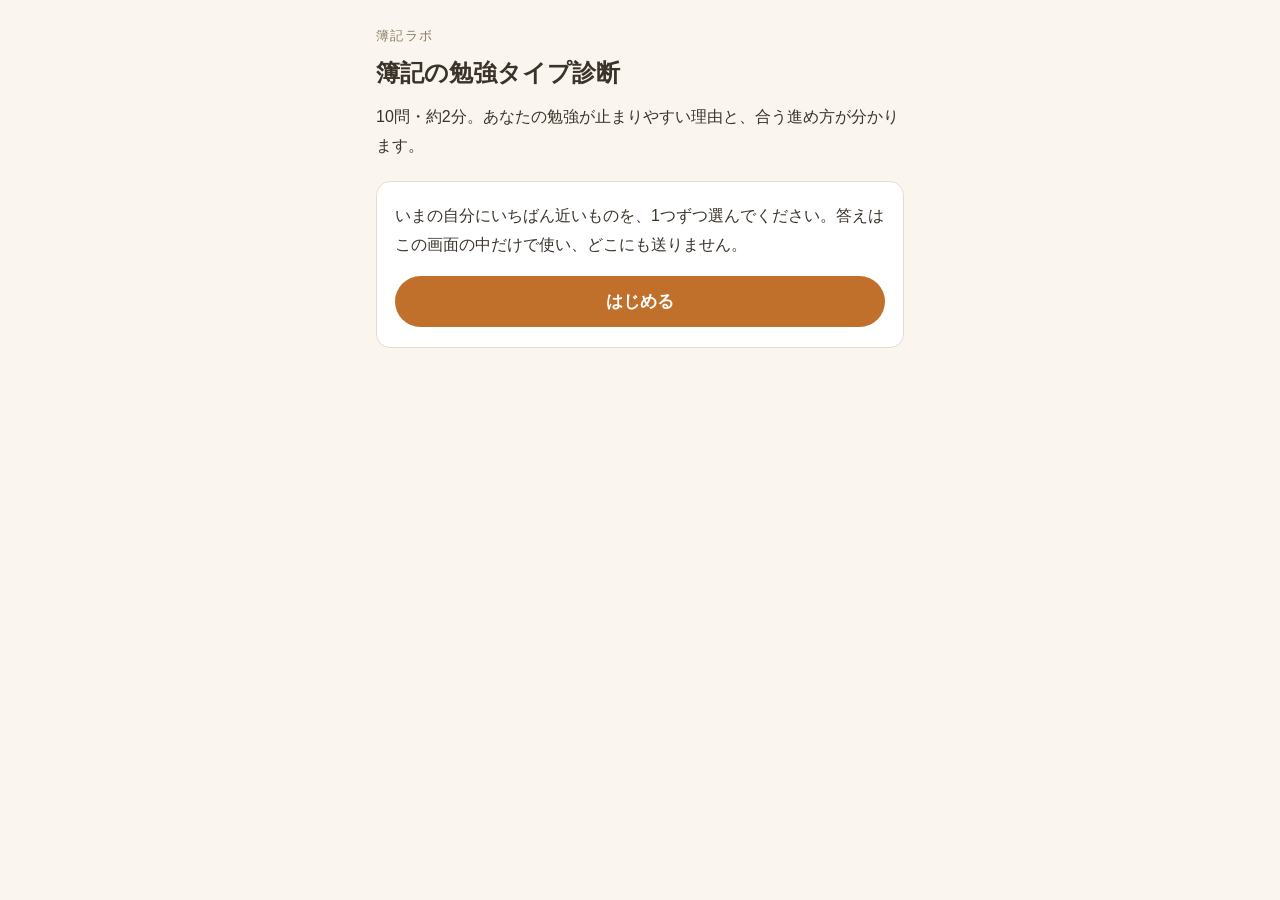
<file: boki/shindan.html>
<!doctype html>
<html lang="ja">
<head>
<meta charset="utf-8">
<meta name="viewport" content="width=device-width,initial-scale=1">
<title>簿記の勉強タイプ診断｜簿記ラボ</title>
<meta name="description" content="10問・約2分。あなたの勉強が止まりやすい理由と、合う進め方が分かります。">
<style>
:root{--ac:#c0702a;--ink:#3a332a;--sub:#8a7a62;--bg:#faf6ef;--card:#fff;--line:#e3dccf}
*{box-sizing:border-box}
body{margin:0;background:var(--bg);color:var(--ink);font-family:"Hiragino Sans","Noto Sans JP","Yu Gothic",sans-serif;line-height:1.8}
.wrap{max-width:560px;margin:0 auto;padding:24px 16px 48px}
.brand{font-size:13px;color:var(--sub);letter-spacing:.1em;margin:0 0 8px}
h1{font-size:24px;line-height:1.5;margin:0 0 12px}
.lead{margin:0 0 20px}
.card{background:var(--card);border:1px solid var(--line);border-radius:14px;padding:20px 18px}
.btn{display:block;width:100%;border:0;border-radius:999px;background:var(--ac);color:#fff;font-size:17px;font-weight:700;padding:14px;cursor:pointer;text-align:center;text-decoration:none}
.btn.sub{background:#fff;color:var(--ac);border:1.5px solid var(--ac);margin-top:12px}
.note{font-size:13px;color:var(--sub);margin:12px 0 0}
.bar{height:6px;background:var(--line);border-radius:3px;overflow:hidden;margin:0 0 6px}
.bar i{display:block;height:100%;background:var(--ac);transition:width .3s}
.count{font-size:13px;color:var(--sub);margin:0 0 14px}
.q{font-size:19px;font-weight:700;line-height:1.6;margin:0 0 16px}
.opt{display:block;width:100%;text-align:left;background:#fff;border:1.5px solid var(--line);border-radius:12px;padding:13px 14px;margin:0 0 10px;font-size:16px;color:var(--ink);cursor:pointer;line-height:1.6}
.opt:hover,.opt:focus{border-color:var(--ac);outline:none}
.back{background:none;border:0;color:var(--sub);font-size:14px;padding:6px 0;cursor:pointer}
.type-tag{display:inline-block;background:var(--ac);color:#fff;font-size:13px;border-radius:6px;padding:2px 10px;margin:0 0 8px}
.type{font-size:22px;font-weight:700;line-height:1.5;margin:0 0 12px}
.fit{display:inline-block;margin:0 0 12px;padding:6px 12px;border-radius:8px;background:#fdf1e4;color:var(--ac);font-weight:700;font-size:15px}
.box{border-left:4px solid var(--ac);background:#fdf8f1;border-radius:6px;padding:12px 14px;margin:16px 0}
.box h3{font-size:14px;color:var(--ac);margin:0 0 4px}
.box p{margin:0}
.me{display:flex;gap:12px;align-items:flex-start;margin:16px 0}
.me .face{flex:0 0 48px;width:48px;height:48px;border-radius:50%;background:#e8eef3;object-fit:cover;object-position:top}
.me p{margin:0;background:#e8eef3;border-radius:12px;padding:10px 12px;font-size:15px}
.also{font-size:14px;color:var(--sub);margin:8px 0 0}
.hidden{display:none}
</style>
</head>
<body>
<main class="wrap">
  <p class="brand">簿記ラボ</p>

  <section id="start">
    <h1>簿記の勉強タイプ診断</h1>
    <p class="lead">10問・約2分。あなたの勉強が止まりやすい理由と、合う進め方が分かります。</p>
    <div class="card">
      <p style="margin:0 0 16px">いまの自分にいちばん近いものを、1つずつ選んでください。答えはこの画面の中だけで使い、どこにも送りません。</p>
      <button class="btn" id="go">はじめる</button>
    </div>
  </section>

  <section id="quiz" class="hidden">
    <div class="bar"><i id="prog"></i></div>
    <p class="count" id="count"></p>
    <div class="card">
      <p class="q" id="qtext"></p>
      <div id="opts"></div>
    </div>
    <button class="back" id="back">← ひとつ前に戻る</button>
  </section>

  <section id="result" class="hidden">
    <div class="card" id="rcard"></div>
    <button class="btn sub" id="again">もう一度やる</button>
  </section>
</main>

<script>
// 特徴：1 自己管理 2 講座が合わなかった 3 不安 4 やり方 5 1対1 6 自信 7 考え方が近い
const Q = [
  ["勉強の予定を立てたあと、たいていどうなる？", [
    ["計画どおり進む", []],
    ["最初の数日だけ守れる", [1]],
    ["そもそも何から立てればいいか分からない", [4]],
    ["立てても、守れなかった自分が嫌になる", [6]]]],
  ["予備校や通信講座を使ったことは？", [
    ["使っていて、順調", []],
    ["講義についていけなくなった", [2]],
    ["量が多すぎて消化できなかった", [2, 1]],
    ["まだ使ったことがない", [4]]]],
  ["勉強が止まる一番の理由は？", [
    ["仕事・家事で時間がない", [1]],
    ["分からない所で詰まって、そのまま止まる", [4, 5, 2]],
    ["「このままで受かるのか」と不安になる", [3]],
    ["誰にも見られていないと、つい休む", [1, 5]]]],
  ["試験が近づくと？", [
    ["落ち着いている", []],
    ["眠れなくなるほど不安になる", [3]],
    ["不安で、別の教材に手を出したくなる", [3, 4]],
    ["「どうせ自分は」と思い始める", [6]]]],
  ["質問できる相手がいたら、何を聞きたい？", [
    ["特にない", []],
    ["講義で分からなかった解き方・論点のこと", [5, 2]],
    ["今の勉強のやり方で合っているか", [4, 3]],
    ["毎日の量をどう決めればいいか", [1, 4]]]],
  ["一人で勉強していて、一番つらいのは？", [
    ["特につらくない", []],
    ["寂しい・相談相手がいない", [5, 6]],
    ["進んでいるのか分からない", [3, 4]],
    ["自分を甘やかしてしまう", [1]]]],
  ["勉強を始めた頃の自分に近いのは？", [
    ["もともと勉強が得意だった", []],
    ["学歴や過去の自分に自信がなかった", [6]],
    ["何かを変えたくて飛び込んだ", [6, 7]],
    ["人に言われて始めた", []]]],
  ["「不合格になっても、また受ければいい」と聞いて、どう思う？", [
    ["そう思える", [7]],
    ["頭では分かるけど、怖い", [3, 7]],
    ["一回で受からないと意味がない", []],
    ["落ちたら、やめてしまいそう", [3, 6]]]],
  ["合格に一番大事なのは？", [
    ["才能・地頭", []],
    ["教材の良さ", []],
    ["続けられる仕組みと、一緒に走る人", [7, 5]],
    ["自分に合った、毎日続けられる量", [7, 1]]]],
  ["伴走してもらうなら、どんな形がいい？", [
    ["一人で進めたい", []],
    ["進み具合を毎日見てほしい", [1, 5]],
    ["迷った時にすぐ聞きたい", [5, 4]],
    ["同じように悩んだ人に話を聞いてほしい", [6, 7]]]]
];

// 結果。support＝伴走のどの仕組みが合うか（LPに書いてある中身だけ）／me＝ぶんぶんの実体験
const T = {
  1: {name: "ひとりだと流されやすいタイプ",
      about: "やる気はあるのに、見られていないと予定が崩れやすいタイプです。意志の弱さではなく、続ける仕組みが無いだけかもしれません。",
      support: "毎日の学習記録を講師が確認します。止まっていたら声をかけ、うまく進まない理由を一緒に整理します。",
      me: "僕も家だと集中できなくて、毎日カフェに通っていました。何時に机に向かうかを決めて、習慣にしてから続くようになりました。"},
  2: {name: "講座の量に飲まれたタイプ",
      about: "講義や教材がいいものでも、量とペースが生活に合わないと手が止まります。足りないのは教材ではなく、自分に合わせた量かもしれません。",
      support: "あなたの生活に合う一日ぶんの量を一緒に決めて、月1回の面談で計画のほうを組み直します。",
      me: "机に6〜7時間座っていても、本当に集中できていたのは2〜3時間くらいでした。量より、集中できる時間に合わせるようになって変わりました。"},
  3: {name: "不安で手が止まるタイプ",
      about: "「このままで受かるのか」が気になって、勉強そのものより不安に時間を取られやすいタイプです。",
      support: "今のやり方で合っているか、LINEでいつでも聞けます。講師がその日のうちに答えます。月1回の面談で進み具合を一緒に確かめます。",
      me: "4回の受験のうち3回は、本番で頭が真っ白になっています。それでも合格できました。不安になるのは、全然めずらしいことじゃないです。"},
  4: {name: "何から始めるか迷うタイプ",
      about: "やる気はあるのに、何をどの順番でやればいいかが見えず、迷っている時間が長くなりやすいタイプです。",
      support: "あなた専用の計画を一緒に作り、今日やることが決まった状態で机に向かえるようにします。",
      me: "僕の1級は28点、55点、68点で、4回目で合格です。やり方を変えるたびに、点数が動きました。"},
  5: {name: "一緒に走る人がほしいタイプ",
      about: "一人で抱え込むより、誰かと話しながらのほうが力が出るタイプです。",
      support: "月1回のZoom面談と、LINEの個別質問で1対1で伴走します。講義の内容も、問題の考え方も、勉強の進め方も相談できます。",
      me: "受験生のころの僕は、受験仲間がいなくて、ひたすら一人でした。あのころ欲しかった「相談できる相手」になろうと思って、この伴走を始めました。"},
  6: {name: "自分を信じきれないタイプ",
      about: "「どうせ自分は」と思いやすいけれど、何かを変えたくて勉強を始めた人に多いタイプです。実はこれ、昔の僕です。",
      support: "毎日の記録を一緒に見ながら、小さく進めます。できていない日も、見ている人がいます。",
      me: "学歴も取り柄もなく、毎日のように怒られていた会社員でした。そこから1級に挑戦して、3回落ちて、4回目で合格しました。"},
  7: {name: "考え方が近いタイプ",
      about: "合格に大事なのは才能より、続けられる仕組みと量だと感じているタイプです。簿記ラボの伴走と、考え方がとても近いです。",
      support: "あなたの生活に合う量を一緒に決めて、毎日の確認・月1回の面談・LINE質問で、続く形を作ります。",
      me: "僕も、もしダメなら5回でも6回でも受けるつもりでいました。落ちても、また受ければいいと思っています。"}
};
const LINE_URL = "https://lin.ee/wDWTB5b";
const LP_URL = "https://sujilab.net/boki";
const LOW = 2; // これ未満（ほぼ全問「順調」側）なら「今のやり方で大丈夫そう」

// 特徴ごとの「出番のある問の数」で割って比べる（出番の多い特徴ばかり出ないように）
const CAP = {1:0,2:0,3:0,4:0,5:0,6:0,7:0};
Q.forEach(([, o]) => new Set(o.flatMap(x => x[1])).forEach(t => CAP[t]++));
function rankTypes(sc){
  return Object.keys(sc).sort((a, b) => (sc[b] / Math.sqrt(CAP[b])) - (sc[a] / Math.sqrt(CAP[a])) || sc[b] - sc[a] || a - b);
}
const $ = id => document.getElementById(id);
let i = 0, ans = [];

function show(id){["start","quiz","result"].forEach(s => $(s).classList.toggle("hidden", s !== id)); window.scrollTo(0,0);}
function render(){
  const [q, opts] = Q[i];
  $("prog").style.width = (i / Q.length * 100) + "%";
  $("count").textContent = `${i + 1} / ${Q.length}`;
  $("qtext").textContent = q;
  const box = $("opts"); box.textContent = "";
  opts.forEach(([label], k) => {
    const b = document.createElement("button");
    b.className = "opt"; b.textContent = label;
    b.onclick = () => { ans[i] = k; i++; i < Q.length ? render() : result(); };
    box.appendChild(b);
  });
  $("back").style.visibility = i ? "visible" : "hidden";
}
function result(){
  const sc = {1:0,2:0,3:0,4:0,5:0,6:0,7:0};
  ans.forEach((k, qi) => Q[qi][1][k][1].forEach(t => sc[t]++));
  const total = Object.values(sc).reduce((a, b) => a + b, 0);
  const rank = rankTypes(sc);
  const c = $("rcard"); c.textContent = "";
  const add = (tag, cls, text) => { const el = document.createElement(tag); if (cls) el.className = cls; el.textContent = text; c.appendChild(el); return el; };
  if (total < LOW) {
    add("p", "type-tag", "診断結果");
    add("p", "type", "今のやり方で、順調に進めそうです");
    add("p", "", "計画を守れていて、一人で進めることにも大きな不安がないようです。今のやり方を続けるのがいちばんだと思います。");
    add("p", "", "もし途中で手が止まったり、不安になったりしたら、そのときは気軽にLINEで声をかけてください。");
    const a = add("a", "btn sub", "簿記ラボのLINEをのぞいてみる"); a.href = LINE_URL; a.target = "_blank"; a.rel = "noopener";
  } else {
    const t = T[rank[0]];
    add("p", "type-tag", "あなたは");
    add("p", "type", t.name);
    add("p", "fit", total >= 6 ? "伴走との相性　◎ とても合っています" : "伴走との相性　○ 合っています");
    add("p", "", t.about);
    const box = add("div", "box", "");
    const h = document.createElement("h3"); h.textContent = "簿記ラボの伴走なら"; box.appendChild(h);
    const p = document.createElement("p"); p.textContent = t.support; box.appendChild(p);
    const me = add("div", "me", "");
    const f = document.createElement("img"); f.className = "face"; f.alt = "ぶんぶん"; f.src = "/assets/minibunbun-chibi.png"; me.appendChild(f);
    const mp = document.createElement("p"); mp.textContent = t.me; me.appendChild(mp);
    if (sc[rank[1]] > 0) add("p", "also", `次に近いのは「${T[rank[1]].name}」でした。`);
    add("p", "", "無料面談（30分・Zoom・カメラオフ可）で、いまの状況を聞かせてください。この診断の結果を見せてもらえたら、そこから話を始められます。");
    const a = add("a", "btn", "LINEで無料面談を申し込む"); a.href = LINE_URL; a.target = "_blank"; a.rel = "noopener";
    add("p", "note", "LINEを追加したら、トークに『無料面談 希望』と送ってください。");
    const l = add("a", "btn sub", "伴走の内容と料金を見る"); l.href = LP_URL; l.target = "_blank"; l.rel = "noopener";
  }
  $("prog").style.width = "100%";
  show("result");
}
$("go").onclick = () => { i = 0; ans = []; show("quiz"); render(); };
$("back").onclick = () => { if (i > 0) { i--; render(); } };
$("again").onclick = () => { show("start"); };
</script>
</body>
</html>
</file>
<file: assets/boki-motion-20261108.css>
/* 簿記1級LP v2（boki-v2.html）の動き。
   元：本番のCMA LP（https://sujilab.net/cma ・2026-11-08版）の
   cma-scroll-20261107.css / cma-refine-20261107.css / cma-zb-learning-20261108.css /
   cma-zb-layout-20261108.css / cma-opening-refine-20261108.css から、動きに関わる規則だけを移植。
   色は簿記LPの配色（navy / orange / cream）。2026-08-11 の本人指示「明暗を織り交ぜない」に合わせ、
   CMAでは濃緑の「開口」節は明るい地にしてある。
   停止ボタン＝html.boki-motion-paused、減らす設定＝prefers-reduced-motion で、すべて静止表示に戻る。 */

:root{--bm-header-h:73px;--bm-word:#ece4d4;--bm-flow:#e6a888;--bm-num:#efbfa3}

/* ---------- 1. ヘッダー：読んだ量のバー・動きの停止ボタン・スマホのメニュー ---------- */
.site-header .header-right{gap:20px}
.motion-switch{display:flex;align-items:center;justify-content:center;flex:none;width:44px;height:44px;border:1px solid #cbc2b0;border-radius:50%;background:transparent;color:var(--navy);cursor:pointer;font-size:15px;line-height:1;transition:background-color .2s}
.motion-switch:hover{background:#efe9dc}
.motion-switch:disabled{opacity:.45;cursor:default}
.page-progress{position:absolute;left:0;right:0;bottom:-1px;height:2px;background:rgba(15,44,68,.06);pointer-events:none}
.page-progress span{display:block;height:100%;background:var(--orange);transform-origin:left;transform:scaleX(var(--page-progress,0))}
.mobile-nav{display:none;position:relative}
.mobile-nav>summary{list-style:none;display:flex;align-items:center;gap:8px;min-height:44px;padding:8px 14px;border:1px solid var(--border);border-radius:30px;background:#fff;font-size:13px;font-weight:700;color:var(--navy);cursor:pointer;white-space:nowrap}
.mobile-nav>summary::-webkit-details-marker{display:none}
.mobile-nav>summary:after{content:"☰";font-size:15px}
.mobile-nav[open]>summary:after{content:"×"}
.mobile-nav>div{position:absolute;z-index:30;right:0;top:calc(100% + 12px);width:min(260px,calc(100vw - 32px));padding:10px;background:#fff;border:1px solid var(--border);border-radius:10px;box-shadow:0 14px 35px rgba(15,44,68,.14)}
.mobile-nav a{display:block;padding:12px 14px;font-size:15px;border-radius:6px;color:var(--navy);font-weight:600}
.mobile-nav a:hover{background:var(--cream)}
@media(max-width:768px){
 .site-header .header-right{gap:8px}
 .mobile-nav{display:block}
 .motion-switch{width:44px;height:44px}
}
@media(max-width:420px){.site-header .logo{gap:8px}.site-header .logo span{font-size:15px;white-space:nowrap}.site-header .logo-mark{width:36px;height:36px}.motion-switch{width:40px;height:40px}.mobile-nav>summary{padding:8px 11px;font-size:12px;min-height:40px}}
@media(max-width:340px){.site-header .logo span{font-size:13px}}

/* ---------- 2. ヒーロー：画面に貼りついたまま、写真が少しずつ寄る（CMAの hero-story / hero-art） ---------- */
/* 貼りつく余地は親の中身の高さにしか無いので、paddingではなく中身として45svhの余白を足す */
.hero-story{position:relative;background:#0B1626}
.hero-story::after{content:'';display:block;height:45svh}
.hero-story>.hero{position:sticky;top:var(--bm-header-h);min-height:calc(100svh - var(--bm-header-h));isolation:isolate;overflow:hidden;background:#0B1626}
.hero-photo{position:absolute;inset:0;z-index:-1;pointer-events:none;
 background:
  radial-gradient(1150px 900px at 8% 82%, rgba(8,16,28,0.96) 0%, rgba(8,16,28,0.78) 34%, rgba(8,16,28,0.30) 58%, rgba(8,16,28,0) 78%),
  linear-gradient(to bottom, rgba(30,20,12,0.18) 0%, rgba(20,24,34,0.42) 52%, rgba(11,22,38,0.92) 86%, #0B1626 100%),
  url('boki-hero-real.jpg');
 background-size:cover,cover,cover;background-position:center,center,center 34%;background-repeat:no-repeat;
 transform:translateY(calc(var(--hero-progress,0)*-3%)) scale(calc(1 + var(--hero-progress,0)*.14));transform-origin:72% 38%;will-change:transform}
.hero-bottom{position:absolute;right:4%;bottom:18px;z-index:2;display:flex;gap:28px;align-items:center;margin:0;color:rgba(255,255,255,.62);font:400 11px/1.6 Inter,"Noto Sans JP",sans-serif;letter-spacing:.14em;pointer-events:none}
.hero-bottom i{font-style:normal;display:inline-block;margin-left:6px}
@media(max-width:900px){
 .hero-story::after{display:none}
 .hero-story>.hero{position:relative;top:auto;min-height:92vh}
 .hero-photo{background-position:center,center,62% 32%;transform:translateY(calc(var(--hero-progress,0)*-2%)) scale(calc(1 + var(--hero-progress,0)*.04));transform-origin:50% 50%}
 .hero-bottom{display:none}
}

/* ---------- 3. 大きな背景の英字が、スクロールで横へ流れる（CMAの CLASSROOM） ---------- */
.has-bg-word{isolation:isolate;overflow-x:clip}
.bg-word{position:absolute;top:14px;left:3%;z-index:-1;white-space:nowrap;font:800 clamp(78px,13vw,190px)/1 Inter,sans-serif;letter-spacing:-.06em;color:var(--bm-word);opacity:.8;transform:translateX(calc(var(--section-progress,0)*-90px));pointer-events:none;user-select:none}
.method .bg-word{color:#efe2cf}
@media(max-width:760px){.bg-word{top:8px;font-size:72px;transform:translateX(calc(var(--section-progress,0)*-60px))}}

/* ---------- 4. 文字が読む位置に合わせて濃くなる（CMAの editorial / data-ink） ---------- */
.editorial{background:var(--white)}
.editorial-copy{max-width:920px;margin:0 auto;text-align:center;font-family:'Noto Serif JP',serif;font-size:clamp(23px,3.2vw,38px);font-weight:700;line-height:1.9;letter-spacing:.02em}
[data-ink]{color:var(--ink-color,var(--navy));transition:none}
[data-ink] strong{color:inherit;font-weight:900}
.editorial-note{max-width:760px;margin:34px auto 0;text-align:center;color:#5A6A7A;font-size:15px;line-height:1.9}
.editorial-note strong{color:var(--navy)}
@media(max-width:600px){.editorial-copy{font-size:22px;line-height:1.85;text-align:left}.editorial-copy br{display:none}}

/* ---------- 5. 線が描かれ、点が線の上を進む図（CMAのヒーロー図 graph-curve / graph-dot と同じ仕組み） ---------- */
.story-graph{max-width:980px;margin:0 auto 48px}
.story-graph svg{display:block;width:100%;height:auto;overflow:visible}
.story-graph .graph-base{fill:none;stroke:#d8cdb6;stroke-width:2;stroke-dasharray:6 9}
.story-graph .graph-curve{fill:none;stroke:var(--orange);stroke-width:5;stroke-linecap:round;stroke-linejoin:round;stroke-dasharray:1;stroke-dashoffset:calc(1 - var(--curve-progress,1));will-change:stroke-dashoffset}
.story-graph .graph-milestone{fill:#fff;stroke:var(--navy);stroke-width:3}
.story-graph .graph-flag{fill:var(--orange)}
.story-graph .graph-pole{stroke:var(--navy);stroke-width:3}
.story-graph .graph-label{font:700 24px "Noto Sans JP",sans-serif;fill:var(--navy)}
.story-graph .graph-label-sub{font:400 19px "Noto Sans JP",sans-serif;fill:#6B7280}
.story-graph .graph-dot{fill:var(--navy);stroke:#fff;stroke-width:4}
.story-graph .graph-dot-halo{fill:rgba(255,107,53,.2)}
.story-graph figcaption{margin-top:12px;font-size:12px;line-height:1.8;color:#9AA7B5;text-align:center}
.story-graph-legend{display:none;margin:14px 0 0;padding:0;list-style:none;font-size:13px;color:#38455A}
.story-graph-legend li{display:flex;gap:10px;align-items:baseline;padding:6px 0;border-top:1px solid #e3dccd}
.story-graph-legend b{color:var(--navy);min-width:3.2em}
@media(max-width:600px){.story-graph .graph-label,.story-graph .graph-label-sub{display:none}.story-graph-legend{display:block}}

/* ---------- 6. 明るい「開口」節：背景だけ画面に留まり、窓の中を流れる（CMAの zb-opening） ---------- */
.zb-opening{position:relative;overflow:hidden;isolation:isolate;padding:110px 0;background:#EFE9DC;color:var(--navy)}
.zb-opening-photo{position:absolute;inset:0;min-height:100%;height:var(--zb-viewport-height,100%);transform:translateY(var(--zb-photo-offset,0px));z-index:-1;pointer-events:none;background-color:#EFE9DC;background-image:linear-gradient(rgba(15,44,68,.07) 1px,transparent 1px),linear-gradient(90deg,rgba(15,44,68,.07) 1px,transparent 1px),radial-gradient(ellipse at 80% 30%,rgba(255,107,53,.18),transparent 65%);background-size:80px 80px,80px 80px,100% 100%;will-change:transform}
.zb-opening-grid{position:relative;z-index:1;display:grid;grid-template-columns:1fr 1fr;gap:64px;align-items:center}
.zb-opening-content{min-width:0}
.zb-opening-eyebrow{display:flex;gap:14px;align-items:center;margin:0 0 26px;color:var(--orange);font-size:13px;font-weight:700;letter-spacing:.08em}
.zb-opening-eyebrow:before{content:'';width:36px;height:1px;background:var(--orange);flex:none}
.zb-opening .zb-opening-copy{margin:0;font-size:clamp(28px,3vw,42px);line-height:1.55;font-weight:700;color:var(--navy)}
.zb-opening-description{margin:22px 0 0;color:var(--text);font-size:16px;line-height:2}
.zb-opening-lesson{min-width:0;margin:0;justify-self:end;width:100%;max-width:580px}
.zb-opening-frame{padding:14px;background:#fff;box-shadow:0 24px 65px rgba(15,44,68,.14);border:1px solid #e3dccd}
.zb-opening-lesson-head{display:flex;justify-content:space-between;align-items:center;gap:15px;margin:0;padding:0 1px 12px;color:#5A6A7A;font-size:12px;line-height:1.6}
.zb-opening-lesson-head span{font:400 10px/1.6 Inter,sans-serif;letter-spacing:.15em;color:#8a96a3}
.zb-opening-lesson img{display:block;width:100%;height:auto;aspect-ratio:16/9;object-fit:cover;background:#efe9dc}
.zb-opening-lesson figcaption{margin-top:12px;font-size:12px;color:#7a8794}
@media(max-width:760px){
 .zb-opening{padding:64px 0}
 .zb-opening-grid{grid-template-columns:minmax(0,1fr);gap:36px}
 .zb-opening .zb-opening-copy{font-size:clamp(25px,7vw,34px)}
 .zb-opening-description{font-size:15px;line-height:1.95}
 .zb-opening-lesson{justify-self:center}
 .zb-opening-frame{padding:10px}
}

/* ---------- 7. 伴走の中身：不規則に並んだ5段を、読む位置に合わせて線がつなぐ（CMAの #learning / zb-flow） ---------- */
#method .learning-column{position:relative;margin-top:8px}
#method .zb-flow-svg{position:absolute;inset:0;z-index:0;width:100%;height:100%;overflow:visible;pointer-events:none}
#method .zb-flow-connector{fill:none;stroke:var(--bm-flow);stroke-width:1.4;stroke-linecap:round;vector-effect:non-scaling-stroke;stroke-dasharray:1;stroke-dashoffset:calc(1 - var(--zb-line-progress,1));transition:none}
#method .learning{position:relative;z-index:1;display:flex;flex-direction:column;gap:96px;padding:0}
#method .learning .step{position:relative;width:42%;margin:0 0 0 56%}
#method .learning .step:nth-child(2){width:38%;margin-left:8%}
#method .learning .step:nth-child(3){width:42%;margin-left:54%}
#method .learning .step:nth-child(4){width:38%;margin-left:12%}
#method .learning .step:nth-child(5){width:42%;margin-left:56%}
#method .step-copy{position:relative;z-index:1;display:grid;grid-template-columns:84px minmax(0,1fr);column-gap:20px;align-items:start;padding:8px 0}
#method .step-number{grid-column:1;grid-row:1/5;font:400 clamp(64px,7vw,96px)/.82 Inter,sans-serif;letter-spacing:-.08em;color:var(--bm-num)}
#method .step-kicker{grid-column:2;display:block;font:700 10px/1.6 Inter,sans-serif;letter-spacing:.16em;color:var(--orange);margin:0 0 10px}
#method .step .method-card-title{grid-column:2;margin:0 0 12px}
#method .step .method-card-text{grid-column:2;margin:0}
#method .step-visual{position:relative;z-index:1;width:calc(100% - 104px);margin-left:104px;padding-top:22px}
#method .study-visual-card{margin:0}
#method .study-visual-card img{display:block;width:100%;height:auto;aspect-ratio:16/9;object-fit:cover;border:1px solid var(--border);box-shadow:0 18px 40px rgba(15,44,68,.10);background:#efe9dc}
#method .study-visual-card figcaption{font-size:12px;color:#7a8794;margin-top:10px}
#method .method-flow-cta{max-width:640px;margin:84px auto 0;text-align:center;position:relative;z-index:1}
@media(min-width:761px) and (max-width:1000px){
 #method .learning .step,#method .learning .step:nth-child(n){display:grid;grid-template-columns:1fr 1fr;gap:32px;align-items:center;width:calc(100% - 28px);margin-left:28px}
 #method .step-copy{display:block}
 #method .step-number{display:block;font-size:64px;margin-bottom:16px}
 #method .step-visual{width:100%;margin:0;padding:0}
}
@media(max-width:760px){
 #method .learning{gap:64px}
 #method .learning .step,#method .learning .step:nth-child(n){width:calc(100% - 40px);margin-left:40px}
 #method .step-copy{display:block}
 #method .step-number{display:block;font-size:58px;margin:0 0 14px}
 #method .step-visual{width:100%;margin:0;padding-top:16px}
 #method .method-flow-cta{margin-top:56px}
}

/* ---------- 8. 料金：左の見出しが貼りつき、右のカードだけが流れる（CMAの course-story） ---------- */
.pricing-head::before{content:"MONITOR";display:block;font:400 clamp(46px,6vw,84px)/1 Inter,sans-serif;letter-spacing:-.055em;color:#e8cdbb;margin-bottom:24px}
.pricing-head{text-align:center;max-width:760px;margin:0 auto 40px}
@media(min-width:1101px){
 .pricing-story{display:grid;grid-template-columns:.78fr 1.22fr;gap:64px;align-items:start}
 .pricing-head{position:sticky;top:calc(var(--bm-header-h) + 40px);text-align:left;margin:0}
 .pricing-head .eyebrow{justify-content:flex-start!important}
 .pricing-head .section-subtitle{margin:20px 0 0!important;text-align:left}
 .pricing-body .pricing-grid.one,.pricing-body .pricing-compare-wrap,.pricing-body .pricing-trust-band,.pricing-body>p{max-width:none!important;margin-left:0!important;margin-right:0!important}
}

/* ---------- 9. よくある質問：左の見出しが貼りつく（CMAの #faq） ---------- */
@media(min-width:1101px){
 #faq .faq-grid{display:grid;grid-template-columns:.7fr 1.3fr;gap:80px;align-items:start}
 #faq .faq-header{position:sticky;top:calc(var(--bm-header-h) + 40px);text-align:left;margin:0}
 #faq .faq-header .eyebrow{justify-content:flex-start}
 #faq .faq-list{max-width:none;margin:0}
}

/* ---------- 10. ホバー（CMAの .btn:hover / .arrow） ---------- */
@media(hover:hover) and (pointer:fine){
 .btn,.pricing-cta{transition:transform .2s cubic-bezier(.2,.75,.25,1),background-color .2s,color .2s,border-color .2s,box-shadow .2s}
 .btn:hover,.pricing-cta:hover{transform:translateY(-2px)}
 .btn svg{transition:transform .2s cubic-bezier(.2,.75,.25,1)}
 .btn:hover svg:last-child{transform:translateX(2px)}
}

/* ---------- 停止ボタン・減らす設定：すべて静止表示に ---------- */
.boki-motion-paused .hero-photo,.boki-motion-paused .bg-word{transform:none!important;will-change:auto}
.boki-motion-paused [data-ink]{color:var(--navy)!important}
.boki-motion-paused .story-graph .graph-curve,.boki-motion-paused #method .zb-flow-connector{stroke-dashoffset:0!important}
.boki-motion-paused .zb-opening-photo{height:100%!important;transform:none!important;will-change:auto}
.boki-motion-paused .btn:hover,.boki-motion-paused .pricing-cta:hover,.boki-motion-paused .btn:hover svg{transform:none}
@media(prefers-reduced-motion:reduce){
 .hero-story::after{display:none}
 .hero-story>.hero{position:relative;top:auto;min-height:calc(100vh - 124px)}
 .hero-photo,.bg-word{transform:none!important;will-change:auto}
 [data-ink]{color:var(--navy)!important}
 .story-graph .graph-curve,#method .zb-flow-connector{stroke-dashoffset:0!important}
 .zb-opening-photo{height:100%!important;transform:none!important;will-change:auto}
 .btn:hover,.pricing-cta:hover,.btn:hover svg{transform:none!important}
}
</file>
<file: assets/boki-integrated-motion.css>
/* ZBの位置相殺・透過フェード・実寸曲線を統合LP自身の写真と文章に適用。 */
.header .header-inner{gap:14px}.header .brand{margin-right:auto}.header .header-links{order:2;gap:22px}.header .menu-button{order:4}
.header .motion-switch{order:3;display:grid;place-items:center;flex:none;width:44px;height:44px;border:1px solid #b8c2c6;border-radius:50%;background:transparent;color:var(--navy);font:inherit;cursor:pointer;line-height:1}
.header .motion-switch:hover{background:var(--cream)}.header .motion-switch:disabled{opacity:.5;cursor:default}
.hero .hero-photo{transform:translate3d(0,var(--hero-scroll-y,0px),0);will-change:transform}
#support .support-layout{display:block}#support .section-head{position:static;max-width:690px;margin-bottom:50px}#support .section-head .btn{margin-top:24px}
#support .learning-column{position:relative;margin-top:8px}#support .zb-flow-svg{position:absolute;inset:0;width:100%;height:100%;overflow:visible;pointer-events:none;z-index:0}
#support .zb-flow-connector{fill:none;stroke:#bbb7a7;stroke-width:1.5;stroke-linecap:round;vector-effect:non-scaling-stroke;stroke-dasharray:1;stroke-dashoffset:calc(1 - var(--zb-line-progress,1))}
#support .learning{position:relative;z-index:1;display:flex;flex-direction:column;gap:96px}
#support .learning>.step{position:relative;width:42%;margin:0 0 0 56%;min-height:calc(clamp(260px,39vw,440px)*.75 + 44px)}
#support .learning>.step:nth-child(2){width:38%;margin-left:8%}#support .learning>.step:nth-child(3){width:42%;margin-left:54%}#support .learning>.step:nth-child(4){width:38%;margin-left:12%}
#support .step-copy{position:relative;z-index:1;display:grid;grid-template-columns:104px minmax(0,1fr);column-gap:20px;align-items:start;padding:12px 0}
#support .step-number{grid-column:1;grid-row:1/5;font:400 clamp(64px,7vw,88px)/.9 Georgia,serif;letter-spacing:-.07em;color:#7e9587}
#support .step-kicker{grid-column:2;display:block;font-size:10px;font-weight:700;letter-spacing:.16em;color:var(--orange-ink);margin-bottom:10px}
#support .step-copy h3{grid-column:2;font-size:24px;line-height:1.7;margin:0 0 16px}#support .step-copy p{grid-column:2;font-size:14px;line-height:2;color:var(--muted)}#support .step-copy .support-tag{grid-column:2;margin-top:18px}
#support .learning-photo-slot{position:absolute;top:50%;transform:translateY(-50%);right:calc(100% + clamp(32px,6vw,90px));width:clamp(260px,39vw,440px);min-width:0;z-index:2}
#support .step:nth-child(even) .learning-photo-slot{right:auto;left:calc(100% + clamp(32px,6vw,90px))}
#support .learning-photo{width:100%;max-width:none;margin:0;background:#fff;}
#support .learning-photo-window{display:block;position:relative;aspect-ratio:4/3;overflow:hidden;background:var(--cream);border-radius:5px}
#support .learning-photo-window img{display:block;width:100%;height:100%;object-fit:cover}
#support .learning-photo figcaption{font-size:11px;line-height:1.7;color:var(--muted);padding-top:10px}
@media(max-width:1050px){
 .header .header-links{position:absolute;top:80px;left:0;right:0;padding:18px 20px 24px;background:#fff;border-bottom:1px solid var(--line);display:none;flex-direction:column;align-items:stretch;gap:0}
 .header .header-links.is-open{display:flex}.header .header-links>a{padding:12px 8px}.header .header-links .btn{margin-top:12px}.header .menu-button{display:block}
 #support .learning{gap:64px}#support .learning>.step:nth-child(n){display:grid;grid-template-columns:minmax(0,1fr) minmax(0,1fr);gap:32px;align-items:center;width:calc(100% - 28px);margin-left:28px;min-height:0}
 #support .step-copy{display:block}#support .step-number{display:block;margin-bottom:18px;font-size:64px}#support .step-copy h3{font-size:22px}#support .step-copy .support-tag{display:inline-block}
 #support .learning-photo-slot,#support .step:nth-child(even) .learning-photo-slot{position:static;transform:none;left:auto;right:auto;top:auto;width:100%}
}
@media(max-width:768px){.header .header-links{top:66px}.header .header-inner{gap:9px}.header .motion-switch{width:40px;height:40px}}
@media(max-width:760px){
 #support .section-head{margin-bottom:36px}#support .learning>.step:nth-child(n){display:block;width:calc(100% - 40px);margin-left:40px}
 #support .step-number{font-size:58px;margin-bottom:16px}#support .step-copy h3{font-size:21px}#support .step-copy p{font-size:13px}
 #support .learning-photo-slot{margin-top:8px}#support .learning-photo-window{aspect-ratio:4/3}
}
html.boki-motion-paused .hero .hero-photo{transform:none;will-change:auto}

/* The photo plane is viewport-high. -opening.top cancels the aperture's scroll. */
.cycle.zb-opening{position:relative;isolation:isolate;overflow:hidden;display:flex;align-items:center;min-height:clamp(560px,78vh,820px);padding-block:90px;background:#1d2b33}
.zb-opening-depth{position:absolute;inset:0;z-index:-2;overflow:hidden;pointer-events:none}
.zb-opening-photo{position:absolute;top:0;left:0;width:100%;height:var(--zb-viewport-height,100%);max-width:none;object-fit:cover;object-position:center;transform:translate3d(0,var(--zb-photo-offset,0px),0);will-change:transform}
.cycle.zb-opening::before{content:"";position:absolute;inset:0;z-index:-1;pointer-events:none;background:linear-gradient(90deg,rgba(8,29,47,.86),rgba(8,29,47,.66));box-shadow:inset 0 22px 32px -24px #081d2f,inset 0 -18px 30px -22px #081d2f}
.cycle .opening-label{font:400 clamp(32px,4vw,56px)/1.15 Georgia,serif;letter-spacing:.08em;margin-bottom:34px;color:#fffaf2}
.cycle .cycle-head h2{color:#fffaf2}.cycle .cycle-head p,.cycle .cycle-steps p{color:#ecf0f2}
.cycle .opening-caption{font-size:10px;color:#e0e6e8;margin-top:30px}
/* ZB Motion: opacity only, 1.2s ease-out, 0.12s between simultaneous entrants. */
.boki-motion-ready .boki-fx{opacity:0;transform:none;transition:opacity 1.2s ease-out;transition-delay:calc(var(--i,0) * .12s)}
.boki-motion-ready .boki-fx.in{opacity:1}
html.boki-motion-paused{scroll-behavior:auto}
html.boki-motion-paused .boki-fx{opacity:1;transition:none}
html.boki-motion-paused .zb-opening-photo{height:100%;transform:none;will-change:auto}
@media(max-width:760px){.cycle.zb-opening{min-height:760px;padding-block:64px}.cycle .opening-label{font-size:34px;margin-bottom:28px}.cycle .opening-caption{margin-top:24px}}
@media(prefers-reduced-motion:reduce){html{scroll-behavior:auto}.hero .hero-photo{transform:none;will-change:auto}.zb-opening-photo{height:100%;transform:none;will-change:auto}.boki-motion-ready .boki-fx{opacity:1;transition:none}}
</file>
<file: assets/cma-scroll-20261107.css>
/* CMAの読みやすさ、操作デモ、短いモーション。既存の商品・法務の内容は維持。 */
:root{--sub:#435963;--line:#d1ddd8;--teal:#23645b;--soft:#eaf1ec;--ease:cubic-bezier(.2,.75,.25,1)}
body{font-size:16px;line-height:1.9;text-rendering:optimizeLegibility}
button{font:inherit}button,a,summary{touch-action:manipulation}
a,button,summary{-webkit-tap-highlight-color:transparent}
a:focus-visible,button:focus-visible,summary:focus-visible{outline:3px solid #337e71;outline-offset:5px}
.container{width:min(1120px,calc(100% - 64px))}
.header-inner{min-height:86px}.brand strong{font-size:23px}.brand small{font-size:12px;letter-spacing:.08em;color:var(--sub)}
.nav{font-size:15px;gap:26px}.nav>a:not(.nav-contact){padding-block:10px;text-underline-offset:7px;text-decoration-thickness:2px}
.nav>a:hover,.nav>a[aria-current="location"]{color:var(--teal);text-decoration:underline}
.mobile-nav{display:none;position:relative}.mobile-nav>summary{min-height:44px;padding:9px 12px;border:1px solid var(--line);border-radius:5px;font-size:14px;gap:12px;background:var(--white)}
.mobile-nav>summary:after{content:"☰";font-size:15px}.mobile-nav[open]>summary:after{content:"×"}
.mobile-nav>div{position:absolute;z-index:10;right:0;top:calc(100% + 12px);width:240px;padding:10px;background:#fff;border:1px solid var(--line);border-radius:7px;box-shadow:0 14px 35px #142c3c15}
.mobile-nav a{display:block;padding:12px 14px;font-size:15px;border-radius:4px}.mobile-nav a:hover{background:var(--soft)}
.hero{padding:58px 0 52px}.hero-grid{gap:44px}.eyebrow{font-size:14px;letter-spacing:.03em}
h1{font-size:54px;line-height:1.4;margin:23px 0}.hero-copy{font-size:16px;line-height:2}
.btn{min-height:50px;font-size:15px;padding:12px 20px;gap:14px;line-height:1.6;transition:background-color .2s,color .2s,border-color .2s,box-shadow .2s,transform .2s var(--ease)}
.btn-secondary{border-color:#748c91;background:#fff}.btn-secondary:hover{background:var(--soft);border-color:var(--teal)}
.btn-primary{background:var(--ink);border-color:var(--ink)}.btn-primary:hover{background:#24495a;border-color:#24495a;box-shadow:0 5px 16px #142c3c18}
.btn .arrow{line-height:1;transition:transform .2s var(--ease)}.btn:hover .arrow{transform:translate(2px,-2px)}
.price-hint{font-size:14px;margin-top:18px}.price-hint b{font-size:18px}
.lesson{border-radius:9px;box-shadow:0 12px 35px #142c3c08}.lesson-bar{font-size:13px;padding:13px 16px;line-height:1.5;gap:8px}.lesson-bar .time{white-space:nowrap}
.lesson-caption{padding:20px 22px}.lesson-caption strong{font-size:16px}.lesson-caption p{font-size:15px;line-height:1.9;margin-top:8px}.lesson-caption a{font-size:14px;margin-top:12px}
.promises{margin-top:4px}.promise{padding:21px 20px;font-size:14px;gap:13px}.promise span{font-size:12px}
.section{padding:80px 0}.section-head{margin-bottom:38px;gap:35px}.label{font-size:12px;letter-spacing:.1em}
h2{font-size:33px;line-height:1.6;margin-top:9px;letter-spacing:.015em}.section-head p{font-size:16px;max-width:385px;line-height:1.9}
.learning{gap:30px}.step{padding-top:20px}.step-number{font-size:14px}.step h3{font-size:20px;margin:13px 0 11px}.step p{font-size:16px;line-height:1.95}
.course-grid{border:0;border-radius:0;gap:18px;overflow:visible;align-items:stretch}
.course{padding:28px 24px;border:1px solid var(--line);border-radius:8px;background:#fff;transition:border-color .25s,box-shadow .25s,transform .25s var(--ease)}
.course+.course{border-left:1px solid var(--line)}.course-no{font-size:14px}.course h3{font-size:25px;margin:14px 0 12px}
.course .desc{font-size:16px;min-height:62px;line-height:1.9}.course ul{font-size:15px;line-height:2;padding-top:18px}.course ul li:before{margin-right:2px}
.course .small{font-size:15px;line-height:1.9;margin-top:18px;padding-top:15px;border-top:1px solid #e2e9e5;color:var(--sub)}
.course-bottom{display:block;gap:0;padding-top:28px;margin-top:auto}.amount{font-size:34px;line-height:1.3;white-space:nowrap}
.amount small{font-size:13px;display:block;margin:5px 0 0;line-height:1.6;letter-spacing:0}
.course .btn{width:100%;font-size:15px;margin:18px 0 0;padding:12px 16px;gap:12px;white-space:normal;justify-content:space-between}
.course-foot{font-size:15px;line-height:2;margin-top:24px}.course-foot a{white-space:nowrap}
.coaching{margin-top:36px;border-radius:8px;padding:32px;grid-template-columns:1fr auto;gap:35px}
.coaching h3{font-size:25px;margin:10px 0 12px}.coaching p{font-size:16px;line-height:1.95;color:#e1ebe7}
.coaching .coaching-note{font-size:14px!important;line-height:1.9;color:#d5e2dc!important;margin-top:14px!important}
.coaching-right{text-align:left;min-width:205px}.coaching-right .amount{font-size:34px}.coaching-right .amount small{color:#d5e2dc}
.coaching .btn{font-size:15px;min-width:205px;margin-top:19px;width:100%;white-space:normal}
.option-grid{gap:50px}.option h2{font-size:28px}.option p,.option li{font-size:16px;line-height:1.95}.option li+li{margin-top:12px}
.option .option-note{font-size:14px;line-height:1.9}.option-purchase{margin-top:25px;gap:22px}.option-purchase .amount{font-size:31px}.option-purchase .btn{font-size:15px;gap:12px}
.faq-grid{grid-template-columns:.78fr 1.22fr;gap:58px}.faq-list details{padding:21px 0}.faq-list summary{font-size:16px;line-height:1.85;gap:20px;align-items:start;min-height:30px}
summary::-webkit-details-marker{display:none}.faq-list summary:after{flex:none;font-size:21px;line-height:1.5}.faq-answer{font-size:16px;line-height:2;margin:16px 0 0;padding-left:16px;border-left:2px solid #b9d0c5}
.consult{padding:36px 0;gap:30px;align-items:center}.consult h3{font-size:22px}.consult p{font-size:16px;line-height:1.9;margin-top:8px}
.consult .btn{flex-shrink:0;font-size:15px}.line-news{font-size:15px!important;margin-top:18px!important}.line-news small{font-size:14px}
.legal{padding:54px 0}.legal-title{font-size:23px;margin-bottom:26px}.legal-block{padding:28px 0}.legal-block h3{font-size:19px}.legal-block h4{font-size:16px}
.legal-block p,.legal-block li,.legal-block dd,.legal-block dt{font-size:14px;line-height:2}.legal-dl{grid-template-columns:170px minmax(0,1fr)}
.legal-dl dt,.legal-dl dd{padding:14px 0}.legal-note,.legal-updated{font-size:13px!important}.legal-block dd{overflow-wrap:anywhere}
.footer{padding:32px 0 38px}.footer-inner{display:grid;grid-template-columns:220px minmax(0,1fr);gap:35px;align-items:start}
.footer-brand{font-size:19px}.footer small{display:block;font-size:13px;margin-top:6px}.legal-links{font-size:13px;line-height:1.9;gap:12px 23px;justify-content:flex-start}.legal-links a{text-decoration:underline;text-decoration-color:transparent;text-underline-offset:4px}.legal-links a:hover{text-decoration-color:currentColor}

/* 実講義画面を使う操作イメージ。初期HTMLだけでも質問/回答例を読める。 */
.experience{margin-top:58px;padding:30px;border:1px solid #c6d8cf;border-radius:12px;background:linear-gradient(120deg,#edf3ee,#f9faf7);box-shadow:0 18px 45px #142c3c05}
.experience-top{display:flex;justify-content:space-between;align-items:start;gap:30px}.experience h3{font-size:27px;line-height:1.6;margin:7px 0 10px}.experience-lead{font-size:16px;margin:0;color:var(--sub);max-width:700px}
.demo-disclosure{font-size:14px;color:var(--sub);line-height:1.9;margin:9px 0 0}.demo-play{display:none;flex-shrink:0;min-height:46px;font-size:14px;padding:10px 15px;margin-top:6px}
.demo-ready .demo-play{display:inline-flex}.demo-steps{list-style:none;display:grid;grid-template-columns:repeat(3,1fr);gap:10px;margin:26px 0 20px;padding:0}
.demo-step{width:100%;text-align:left;display:flex;align-items:center;gap:12px;min-height:61px;border:1px solid #b6c9bf;border-radius:6px;padding:12px 15px;background:#fff;color:var(--ink);font-size:15px;font-weight:700;cursor:pointer;transition:background-color .25s,border-color .25s,color .25s}
.demo-step span{font-family:Inter,sans-serif;font-size:13px;color:var(--teal);font-weight:700}.demo-step[aria-current="step"]{border-color:var(--teal);background:#dcebe2;color:#173f35}
.demo-stage{display:grid;grid-template-columns:1.1fr 1fr;background:#fff;border:1px solid #c8d8cf;border-radius:8px;overflow:hidden;align-items:stretch}
.demo-lecture{padding:20px;border-right:1px solid var(--line);display:flex;flex-direction:column;align-items:stretch;min-width:0}
.demo-windowbar{display:flex;align-items:center;gap:8px;font-size:13px;line-height:1.6;margin-bottom:14px;color:var(--sub)}.demo-windowbar .dot{width:7px;height:7px;background:var(--teal);border-radius:50%;flex:none}.demo-windowbar b{font-weight:600;color:var(--ink)}
.demo-still{display:block;margin:0;border:1px solid #d9e2dd;border-radius:5px;overflow:hidden}.demo-still img{display:block;width:100%;height:auto;aspect-ratio:16/9;object-fit:contain;background:#f8f9fa}
.demo-transport{display:flex;align-items:center;justify-content:space-between;gap:12px;padding:12px 0;font-size:13px;color:var(--sub)}.demo-transport span:first-child{font-weight:700;color:var(--teal)}
.demo-progress{height:3px;position:relative;background:#e1e8e3;border-radius:3px;margin-bottom:17px}.demo-progress:before{content:"";display:block;width:32%;height:100%;border-radius:3px;background:var(--teal)}
.demo-question-open{align-self:flex-start;border:1px solid var(--teal);background:#fff;color:var(--teal);border-radius:5px;font-size:14px;font-weight:700;padding:10px 14px;min-height:46px;cursor:pointer;transition:background .2s,box-shadow .2s}
.demo-question-open:hover{background:var(--soft)}.demo-image-link{font-size:13px;color:var(--sub);text-decoration:underline;text-underline-offset:3px;margin-top:auto;padding-top:18px;align-self:flex-start}
.demo-chat{position:relative;min-height:405px;padding:21px;background:#fbfcf9;min-width:0}.demo-chat-title{display:flex;justify-content:space-between;align-items:center;gap:10px;padding-bottom:14px;border-bottom:1px solid var(--line);font-size:14px;font-weight:700}
.demo-example-badge{font-size:12px;line-height:1.5;font-weight:500;padding:4px 8px;background:#e9eeea;color:#455e50;border-radius:3px;white-space:nowrap}
.demo-chat-content{margin-top:17px}.demo-chat-context{font-size:13px;color:var(--sub);line-height:1.8;margin:0 0 12px}.demo-prompt{font-size:15px;font-weight:600;line-height:1.8;margin:0 0 10px}
.demo-chip{border:1px solid #95b4a2;background:#edf4ed;color:#173f35;border-radius:6px;padding:11px 14px;min-height:46px;text-align:left;font-size:15px;cursor:pointer;transition:background .2s,box-shadow .2s}
.demo-chip:hover{background:#dfecdf}.demo-question{font-size:15px;line-height:1.8;margin:17px 0 0 28px;padding:12px 15px;border-radius:7px 7px 0 7px;background:#e3eee7}
.demo-answer{background:#fff;border:1px solid #d1dfd5;border-radius:7px;padding:15px 16px;margin-top:15px;font-size:15px;line-height:1.9}.demo-answer strong{display:block;font-size:13px;color:var(--teal);margin-bottom:7px}
.demo-answer p{margin:0}.demo-waiting{display:none;min-height:310px;align-content:center;padding:15px 5px;color:var(--sub)}.demo-waiting strong{display:block;color:var(--ink);font-size:21px;line-height:1.7;margin-bottom:12px}.demo-waiting p{font-size:15px;margin:0;line-height:1.9}
.demo-status{font-size:14px;line-height:1.9;margin:17px 0 0;color:var(--sub);min-height:28px}.demo-manual-note{font-size:13px;color:var(--sub);margin:9px 0 0}.demo-manual-note a{color:var(--teal);text-decoration:underline;text-underline-offset:3px}
.demo-ready[data-step="0"] .demo-chat-content{display:none}.demo-ready[data-step="0"] .demo-waiting{display:grid}.demo-ready[data-step="1"] .demo-question,.demo-ready[data-step="1"] .demo-answer{display:none}
.demo-ready[data-step="2"] .demo-chip{background:#fff;color:var(--sub)}.demo-ready[data-step="2"] .demo-question-open{background:#edf3ee}
.experience:not(.demo-ready) .demo-steps,.experience:not(.demo-ready) .demo-question-open,.experience:not(.demo-ready) .demo-chip{display:none}
.demo-play:disabled{cursor:default;color:var(--sub);border-color:var(--line);box-shadow:none;transform:none}
.demo-step{height:100%}

@media(hover:hover) and (pointer:fine){.btn:hover{transform:translateY(-2px)}.course:hover{border-color:#8eaf9c;box-shadow:0 10px 24px #142c3c08;transform:translateY(-3px)}}
@media(max-width:1000px){.nav{gap:17px;font-size:14px}.hero-grid{gap:30px}h1{font-size:45px}.hero-copy br{display:none}.actions{gap:10px}.actions .btn{font-size:14px;padding:11px 16px}.course{padding:24px 20px}.course h3{font-size:23px}.coaching{gap:25px}.coaching h3{font-size:23px}.demo-stage{grid-template-columns:1.05fr 1fr}.demo-chat,.demo-lecture{padding:17px}}
@media(max-width:900px){.header-inner{min-height:76px;gap:14px}.nav{display:none}.mobile-nav{display:block}.brand strong{font-size:21px}.brand small{font-size:12px}.hero-grid{grid-template-columns:1fr;gap:32px}.hero{padding:37px 0 36px}.eyebrow{font-size:13px}h1{font-size:44px;line-height:1.4;margin:18px 0}.hero-copy{font-size:16px;line-height:1.95}.actions{margin-top:24px;flex-wrap:wrap}.actions .btn{font-size:15px;min-height:49px;padding:12px 18px;gap:12px}.price-hint{font-size:14px;margin-top:16px}.lesson-bar{font-size:13px}.lesson-caption p{font-size:15px}.lesson-caption a{font-size:14px}.promises{grid-template-columns:1fr}.promise{padding:14px 0;justify-content:flex-start;font-size:15px;gap:15px}.promise+.promise{border-left:0;border-top:1px solid var(--line)}.promise span{min-width:24px;font-size:12px}.section{padding:54px 0}.section-head{display:block;margin-bottom:30px}h2{font-size:29px;line-height:1.6}.section-head p{font-size:16px;max-width:none;margin-top:17px}.learning{grid-template-columns:1fr;gap:27px}.step{padding-top:18px;display:grid;grid-template-columns:30px 1fr;column-gap:15px}.step-number{grid-row:1/3;padding-top:2px}.step h3{font-size:20px;margin:0 0 8px}.step p{font-size:16px}.course-grid{grid-template-columns:1fr;gap:20px}.course{padding:28px}.course+.course{border-top:1px solid var(--line)}.course h3{font-size:25px}.course .desc{min-height:0;font-size:16px}.course ul{font-size:15px;padding-top:15px}.course .small{font-size:15px}.course-bottom{display:block;padding-top:23px}.course .amount{font-size:33px}.course .amount small{font-size:13px;margin:5px 0 0;line-height:1.6}.course .btn{font-size:15px;min-height:50px;white-space:normal;width:100%;margin-top:17px;gap:12px;padding:12px 16px}.course-foot{font-size:15px}.coaching{grid-template-columns:1fr;padding:28px;gap:24px}.coaching h3{font-size:24px}.coaching p{font-size:16px}.coaching-right{display:block;min-width:0}.coaching-right .amount{font-size:33px}.coaching .btn{font-size:15px;min-height:50px;margin-top:17px;min-width:0;width:100%}.option-grid{grid-template-columns:1fr;gap:30px}.option h2{font-size:25px}.option p,.option li{font-size:16px}.option-purchase{display:block}.option-purchase .btn{margin-top:18px}.option .option-note{font-size:14px}.faq-grid{grid-template-columns:1fr;gap:26px}.faq-list summary{font-size:16px}.faq-answer{font-size:16px}.consult{align-items:stretch;flex-direction:column;padding:32px 0;gap:22px}.consult h3{font-size:22px}.consult p{font-size:16px}.consult .btn{font-size:15px;align-self:flex-start}.legal-title{font-size:21px}.legal-dl{grid-template-columns:1fr}.legal-dl dt{padding:13px 0 0}.legal-dl dd{padding:4px 0 14px}.footer-inner{display:block}.legal-links{margin-top:23px;gap:13px 22px;font-size:13px}.footer small{font-size:13px}
.experience{margin-top:40px;padding:25px}.experience-top{display:block}.experience h3{font-size:25px}.experience-lead{font-size:16px}.demo-play{margin-top:18px}.demo-steps{gap:8px}.demo-step{padding:12px 10px;font-size:14px;gap:8px;flex-direction:column;align-items:flex-start}.demo-stage{grid-template-columns:1fr}.demo-lecture{border-right:0;border-bottom:1px solid var(--line);padding:18px}.demo-chat{min-height:405px;padding:19px}.demo-chat-title{font-size:15px}.demo-chat-context{font-size:14px}.demo-prompt,.demo-chip,.demo-question,.demo-answer{font-size:15px}.demo-answer strong{font-size:13px}.demo-status{font-size:14px}.demo-disclosure{font-size:14px}.demo-image-link{font-size:13px}.demo-windowbar{font-size:13px}.demo-waiting{min-height:310px}}
@media(max-width:420px){.container{width:calc(100% - 40px)}h1{font-size:38px}.brand strong{font-size:20px}.brand small{font-size:12px}.mobile-nav>summary{font-size:13px;padding:9px 10px;gap:8px}.actions{gap:10px}.actions .btn{font-size:14px;padding:11px 15px;gap:10px}.lesson-bar{font-size:12px;padding:12px}.lesson-caption{padding:18px}.section{padding:47px 0}h2{font-size:27px}.course,.coaching{padding:25px 22px}.course h3{font-size:24px}.coaching h3{font-size:22px}.experience{padding:20px 14px;margin-inline:-4px}.experience h3{font-size:23px}.demo-steps{gap:6px}.demo-step{font-size:13px;padding:11px 8px;gap:5px;min-height:70px}.demo-lecture{padding:14px}.demo-windowbar{font-size:12px;gap:5px}.demo-chat{padding:17px;min-height:440px}.demo-chat-title{font-size:14px}.demo-example-badge{font-size:12px;padding:3px 6px}.demo-question{margin-left:16px}.demo-question-open{width:100%;font-size:14px;text-align:left}.demo-status{min-height:52px}.legal-links{display:grid;grid-template-columns:1fr 1fr;gap:15px 20px}.legal-links a{overflow-wrap:anywhere}}
@media(max-width:350px){.brand strong{font-size:18px}.brand small{font-size:11px}.header-inner{gap:10px}.actions{display:grid;grid-template-columns:1fr;width:100%}.actions .btn{font-size:15px;width:100%}.eyebrow{font-size:12px}h1{font-size:35px}.lesson-bar{flex-wrap:wrap;row-gap:4px}.lesson-bar .time{margin-left:15px}.course,.coaching{padding:24px 20px}.demo-steps{grid-template-columns:1fr}.demo-step{min-height:46px;flex-direction:row;align-items:center;gap:12px;font-size:14px}.demo-chat-title{align-items:flex-start;flex-direction:column;gap:8px}}
@media(prefers-reduced-motion:reduce){html{scroll-behavior:auto}*,*:before,*:after{animation-duration:.001ms!important;animation-iteration-count:1!important;transition-duration:.001ms!important;scroll-behavior:auto!important}.btn:hover,.course:hover{transform:none}.btn:hover .arrow{transform:none}}

.mobile-break{display:none}
@media(max-width:900px){.mobile-break{display:initial}}

/* 実参考の原理をCMAの数学・学習に置き換えた、位置から毎回計算するデザイン。 */
:root{--paper:#f5f6ef;--white:#fff;--ink:#152f2b;--sub:#52645c;--teal:#1d725c;--line:#d2ddd4;--soft:#e6eee5}
body{background:var(--paper);line-height:1.9;color:var(--ink)}
html{scroll-padding-top:104px}.container{width:min(1200px,calc(100% - 80px))}
.header{position:fixed;inset:0 0 auto;z-index:40;background:#f5f6eff2;border:0;backdrop-filter:blur(16px)}
.header-inner{min-height:88px;gap:28px}.brand strong{font-family:Inter,"Noto Sans JP",sans-serif;font-size:23px;letter-spacing:-.045em}.brand small{font-size:11px;letter-spacing:.12em}
.nav{margin-left:auto;font-size:13px;gap:28px}.nav .nav-contact{border-color:#91a89c;padding:8px 16px;border-radius:30px}
.motion-switch{display:flex;align-items:center;justify-content:center;flex:none;width:44px;height:44px;border:1px solid #b8c9bc;border-radius:50%;background:transparent;color:var(--ink);cursor:pointer;font-size:15px}
.motion-switch:focus-visible{outline:3px solid #1d725c;outline-offset:4px}.motion-switch:hover{background:#e1ebdf}
.page-progress{height:2px;position:absolute;inset:auto 0 0;background:#b9cbb71a}.page-progress span{display:block;transform-origin:left;background:#2a8264;height:100%;transform:scaleX(var(--page-progress,0))}
.hero-story{height:155svh;position:relative;background:#f5f6ef;isolation:isolate}
.hero-stage{position:sticky;top:0;min-height:720px;height:100svh;overflow:hidden}
.hero-composition{position:relative;height:100%;padding-top:105px;display:flex;align-items:center}
.hero-message{position:relative;z-index:3;width:64%;transform:translateY(calc(var(--hero-progress,0)*-110px));opacity:calc(1 - var(--hero-progress,0)*1.5);will-change:transform,opacity}
.eyebrow{font-size:13px;letter-spacing:.06em;gap:15px}.eyebrow:before{width:35px;height:1px}
.hero-story h1{font-size:clamp(58px,6.25vw,88px);font-weight:700;line-height:1.3;letter-spacing:-.045em;margin:25px 0 29px}
.hero-story h1 span{white-space:nowrap}
.hero-message:has(:focus-visible){opacity:1;transform:none}
@supports not selector(:has(:focus-visible)){.hero-message:focus-within{opacity:1;transform:none}}
.hero-copy{font-size:15px;line-height:2.05;letter-spacing:.015em;max-width:510px;color:#52645c}
.hero-copy br{display:initial}.actions{margin-top:33px;gap:30px}.btn{border-radius:40px;min-height:56px;line-height:1.5;padding:12px 20px 12px 25px;font-size:14px;gap:24px}
.btn-primary{background:var(--ink);border-color:var(--ink)}.btn-primary:hover{background:#24644c;border-color:#24644c;transform:none;box-shadow:none}
.cta-circle{width:30px;height:30px;border:1px solid #ffffff65;border-radius:50%;display:grid;place-items:center;font-size:20px;font-weight:400}
.hero-price-link{font-size:14px;border-bottom:1px solid #99afa1;padding:9px 0;display:flex;gap:24px;align-items:center}
.price-hint{font-size:13px;margin-top:18px;color:#6c7c70}.price-hint b{font-size:16px;color:var(--ink)}
.hero-art{position:absolute;width:64%;right:-4%;top:19%;height:70%;z-index:1;transform:translateX(calc(var(--hero-progress,0)*-24%)) translateY(calc(var(--hero-progress,0)*-4%)) scale(calc(1 + var(--hero-progress,0)*.48));transform-origin:70% 55%;will-change:transform}
.hero-graph{width:100%;height:100%;overflow:visible}.graph-fx{font-family:Georgia,"Times New Roman",serif;font-style:italic;fill:#b6cbb4;font-size:210px;font-weight:400;opacity:.26;letter-spacing:-.1em}
.graph-axis{opacity:.6}.graph-simple{opacity:.65;transform:translateY(calc(var(--hero-progress,0)*-15px))}
.graph-curve{stroke-dasharray:1;stroke-dashoffset:calc(1 - var(--curve-progress,.64));will-change:stroke-dashoffset}
.graph-shine{filter:none;opacity:.45;transform:translateY(-10px)}
.graph-label{font:700 26px "Noto Sans JP",sans-serif;letter-spacing:.08em;fill:#26765d}
.graph-simple-label{fill:#8fa194}.graph-axis-label{font:14px "Noto Sans JP",sans-serif;letter-spacing:.08em;fill:#79917e}
.graph-caption{position:absolute;bottom:0;right:8%;color:#789080;font-size:10px;letter-spacing:.04em}
.hero-bottom{position:absolute;inset:auto 0 25px;display:flex;align-items:center;justify-content:space-between;font-family:Inter,"Noto Sans JP",sans-serif;font-size:10px;letter-spacing:.1em;color:#56745f;gap:20px}
.hero-bottom>span:first-child{font-size:12px;letter-spacing:.22em}.hero-bottom i{font-style:normal;font-size:25px;margin-left:22px}
.editorial{padding:125px 0 140px;background:#e7eee3;border-block:1px solid #d7e0d0}
.editorial .container{padding-left:8%}.editorial .label{font-size:10px;letter-spacing:.18em;color:#5b7d65}
.editorial-copy{font-size:clamp(28px,3.6vw,50px);line-height:1.75;letter-spacing:-.04em;font-weight:700;margin:28px 0 26px}
[data-ink]{color:var(--ink-color,var(--ink));transition:none}.editorial-note{color:#5d7563;font-size:14px;margin-top:30px}
.sample-section{padding:95px 0 110px;background:#f5f6ef;position:relative;overflow:hidden;border:0}
.sample-section:before{content:"CLASSROOM";position:absolute;left:3%;top:0;font:800 clamp(90px,13vw,190px)/1 Inter,sans-serif;letter-spacing:-.06em;color:#dce5d6;opacity:.65;transform:translateX(calc(var(--section-progress,0)*-90px));pointer-events:none}
.sample-layout{display:block;position:relative}.sample-intro{display:flex;align-items:flex-end;justify-content:space-between;gap:25px;margin-bottom:50px}
.sample-intro>.label{align-self:flex-start;position:absolute;top:0;font-size:11px;letter-spacing:.14em}.sample-intro h2{font-size:52px;line-height:1.5;margin:35px 0 0;letter-spacing:-.04em}.sample-intro h2 br{display:none}.sample-intro p{font-size:15px;color:var(--sub);margin:0;line-height:2}.sample-next{display:none}
.sample-window{border:0;border-radius:0;box-shadow:none;background:transparent;transform:scale(var(--window-scale,1));transform-origin:50% 55%;will-change:transform;overflow:visible}
.lesson-bar{padding:0 0 14px;font-size:12px;border:0;background:transparent;color:#476650}.lesson-bar .dot{width:6px;height:6px}.lesson-bar .time{letter-spacing:.03em}
.sample-window video{width:100%;height:auto;aspect-ratio:16/9;border-radius:14px;box-shadow:0 25px 65px #163b2410;outline:1px solid #b9cabd55}
.lesson-caption{display:grid;grid-template-columns:1fr auto;gap:8px 25px;padding:22px 0 0}.lesson-caption strong{font-size:15px}.lesson-caption p{font-size:13px;margin:0;grid-column:1}.lesson-caption a{font-size:12px;margin:0;grid-column:2;grid-row:1/3;align-self:center}
.promises{border-color:#c7d4c5}.promise{font-size:13px;padding:20px}.promise span{font:700 11px Inter,sans-serif}
.section{padding:105px 0}.section-head .label{font-size:11px;letter-spacing:.16em}h2{font-size:42px;line-height:1.5;letter-spacing:-.04em}
#learning{background:#fff}.learning-layout{display:grid;grid-template-columns:1fr 1.05fr;gap:110px;align-items:start}.learning-layout .section-head{position:sticky;top:130px;display:block;margin:0}.learning-layout h2{font-size:44px;line-height:1.6;margin-top:24px}.learning-layout .section-head p{font-size:15px;max-width:390px;margin-top:25px;line-height:2.1}
.learning-column{position:relative}.learning-flow{position:absolute;left:5px;top:28px;width:34px;height:calc(100% - 60px);pointer-events:none;overflow:visible}.learning-flow path{fill:none;stroke:#92b6a0;stroke-width:2;stroke-dasharray:1;stroke-dashoffset:calc(1 - var(--flow-progress,1))}
.learning{display:block;position:relative;padding-left:76px}.step{position:relative;min-height:245px;padding:25px 0 40px;border-top:1px solid #d4ded2;display:block;transform:translateY(var(--reveal-y,0px));opacity:var(--reveal-opacity,1);will-change:transform}
.step-number{position:absolute;left:-77px;top:24px;background:#fff;font:400 37px/1.2 Inter,sans-serif;letter-spacing:-.08em;color:#71987e;padding:3px 0}
.step h3{font-size:24px;line-height:1.6;margin:4px 0 16px;letter-spacing:-.02em}.step p{font-size:15px;line-height:2;color:#5a7061}
.experience-disclosure{margin-top:65px;border-block:1px solid #bdcebd;padding:0;background:#f0f5ed}
.experience-disclosure>summary{padding:25px 30px;font-size:16px;display:flex;justify-content:space-between;gap:20px;line-height:1.7}.experience-disclosure>summary:after{display:none}.experience-disclosure[open]>summary>span{rotate:45deg}.experience-disclosure>summary>span{font-size:22px;font-weight:400}
.experience{border:0;border-radius:0;margin:0;padding:30px;background:transparent;box-shadow:none}.experience h3{font-size:27px}.experience-lead{font-size:15px}.demo-disclosure{font-size:12px}.demo-play{border-radius:30px;font-size:12px}.demo-step{border-radius:4px}.demo-stage{border-radius:8px}.demo-status,.demo-manual-note{font-size:13px}
.courses{position:relative;overflow:hidden;background:#173b31;color:#f4f7ef;border:0;padding-top:145px}
.courses:before{content:"COURSES";position:absolute;left:4%;top:15px;color:#ffffff0b;font:800 clamp(100px,16vw,230px)/1 Inter,sans-serif;letter-spacing:-.06em;transform:translateX(calc(var(--section-progress,0)*-100px));pointer-events:none}
.courses .section-head{position:relative;margin-bottom:65px}.courses h2{font-size:48px;line-height:1.5}.courses .section-head .label{color:#b0ccb6}.courses .section-head p{color:#b3cbb8;font-size:14px;max-width:370px}
.course-grid{gap:20px;position:relative;align-items:stretch}.course{color:var(--ink);background:#f6f8f0;border:0!important;border-radius:2px;padding:30px 27px;transform:translateY(var(--reveal-y,0px))!important;opacity:var(--reveal-opacity,1);box-shadow:none!important;transition:border-color .2s;will-change:transform}
.course-no{font-size:13px;letter-spacing:.1em}.course h3{font-size:28px;letter-spacing:-.04em;margin:20px 0 16px}.course .desc{font-size:14px;line-height:1.9;min-height:58px}.course ul{font-size:14px}.course .small{font-size:13px;color:#5b7262;border-color:#ccd8c9;margin-top:20px}.course .amount{font:700 36px/1.2 Inter,"Noto Sans JP",sans-serif;letter-spacing:-.05em}.course .amount small{font:400 11px/1.5 "Noto Sans JP",sans-serif;color:#728575;letter-spacing:0}.course .btn{border-radius:30px;min-height:50px;font-size:13px;margin-top:22px;padding:12px 18px}
.course-foot{color:#bfd2c1;font-size:13px;line-height:2;margin-top:36px}.course-foot a{color:#d5e8d4}
.coaching{margin-top:70px;border-radius:0;border-top:1px solid #658670;background:transparent;padding:48px 0 0;gap:55px;transform:translateY(var(--reveal-y,0px));opacity:var(--reveal-opacity,1)}
.coaching .label{font-size:11px;letter-spacing:.14em;color:#b5ceb9}.coaching h3{font-size:32px;letter-spacing:-.025em;margin:14px 0 17px}.coaching p{color:#bfd3c3;font-size:14px;line-height:2}.coaching .coaching-note{color:#9cbaa5!important;font-size:12px!important}.coaching-right .amount{font-family:Inter,sans-serif;font-size:40px;letter-spacing:-.04em}.coaching-right .amount small{font-family:"Noto Sans JP",sans-serif;font-size:11px;color:#bfd2c1;letter-spacing:0}.coaching .btn{font-size:13px;min-height:50px;border-radius:30px;background:#e0ecd9;color:#193f2f}
.option{background:#e9eee1;position:relative;overflow:hidden}.option:before{content:"BEYOND";position:absolute;right:-20px;top:10px;font:800 clamp(100px,15vw,190px)/1 Inter,sans-serif;color:#d4decb;letter-spacing:-.06em;transform:translateX(calc(var(--section-progress,0)*65px))}
.option-grid{position:relative;gap:90px;grid-template-columns:1fr 1.05fr}.option-grid>div:first-child{position:sticky;top:130px;align-self:start}.option h2{font-size:36px;line-height:1.65;margin-top:23px}.option p,.option li{font-size:14px;line-height:2.1}.option-purchase .amount{font-size:34px}.option-purchase small{font-size:11px}.option-purchase .btn{font-size:12px}.option li{padding-block:14px;border-bottom:1px solid #c5d3be;list-style:none}.option ul{padding:0}.option .option-note{font-size:12px;margin-top:30px}
#faq{background:#fff}.faq-grid{grid-template-columns:.85fr 1.15fr;gap:90px}.faq-grid .section-head{position:sticky;top:130px;align-self:start}.faq-grid h2{font-size:42px;margin-top:22px}.faq-list details{padding:24px 0}.faq-list summary{font-size:15px;line-height:1.9}.faq-answer,.faq-list p{font-size:14px;line-height:2}
.consult{padding:60px 0;border:0;transform:translateY(var(--reveal-y,0px));opacity:var(--reveal-opacity,1)}.consult h3{font-size:29px;letter-spacing:-.035em}.consult p{font-size:14px}.consult .btn{border-radius:35px;font-size:13px}.line-news{font-size:13px!important}.line-news small{font-size:12px}.legal{padding-block:55px}.legal-block p,.legal-block li,.legal-block dd,.legal-block dt{font-size:13px}.legal-title{font-size:21px}.legal-block h3{font-size:18px}.footer{background:#fff}.footer-inner{grid-template-columns:250px 1fr}.footer-brand{font:700 20px Inter,sans-serif;letter-spacing:-.03em}.footer small,.legal-links{font-size:12px}
.section-head{transform:translateY(var(--reveal-y,0px));opacity:var(--reveal-opacity,1)}
.cma-motion-paused .hero-message,.cma-motion-paused .hero-art,.cma-motion-paused .sample-window,.cma-motion-paused .step,.cma-motion-paused .course,.cma-motion-paused .section-head,.cma-motion-paused .coaching,.cma-motion-paused .consult{transform:none!important;opacity:1!important}
.cma-motion-paused .graph-curve,.cma-motion-paused .learning-flow path{stroke-dashoffset:0!important}
.cma-motion-paused .graph-simple,.cma-motion-paused .graph-shine{transform:none}
.cma-motion-paused [data-ink]{color:var(--ink)!important}
@media(min-width:1450px){.hero-composition{padding-top:90px}.hero-story h1{font-size:91px}.hero-art{right:-5%;width:68%;top:17%}}
@media(max-width:1100px){.container{width:calc(100% - 60px)}.hero-story h1{font-size:61px}.hero-message{width:63%}.hero-art{width:65%;right:-8%;top:22%}.hero-copy{font-size:14px}.learning-layout{gap:65px}.learning-layout h2{font-size:37px}.step h3{font-size:22px}.course{padding:27px 22px}.course h3{font-size:25px}.option-grid{gap:55px}.nav{gap:19px;font-size:12px}}
@media(max-width:900px){.header-inner{min-height:76px;gap:13px}.brand strong{font-size:21px}.brand small{font-size:11px}.motion-switch{margin-left:auto;width:42px;height:42px}.mobile-nav{margin-left:0}.mobile-nav>summary{border-radius:30px;font-size:12px;min-height:42px;padding:8px 13px}.mobile-nav>div{border-radius:10px}
.hero-story{height:auto}.hero-stage{position:relative;min-height:0;height:auto;overflow:hidden}.hero-composition{padding-top:118px;display:block;padding-bottom:55px}.hero-message{width:100%;transform:translateY(calc(var(--hero-progress,0)*-25px));opacity:calc(1 - var(--hero-progress,0)*.25)}.hero-story h1{font-size:56px;line-height:1.3;letter-spacing:-.05em;margin:24px 0}.hero-copy{font-size:15px;max-width:580px}.hero-copy br{display:initial}.actions{gap:30px;margin-top:28px}.hero-price-link{font-size:14px}.price-hint{font-size:13px}.hero-art{position:relative;inset:auto;width:min(660px,110%);height:auto;aspect-ratio:1.4;margin:10px -3% 16px auto;transform:translateX(calc(var(--hero-progress,0)*-4%)) scale(calc(1 + var(--hero-progress,0)*.12));transform-origin:50% 50%}.graph-caption{bottom:0;right:8%;font-size:9px}.hero-bottom{bottom:12px;left:0;right:0}.hero-bottom>span:first-child{font-size:9px;letter-spacing:.12em}.hero-bottom>span:last-child{font-size:9px;letter-spacing:0}.hero-bottom i{font-size:18px;margin-left:9px}
.editorial{padding:75px 0 80px}.editorial .container{padding-left:0}.editorial-copy{font-size:34px;line-height:1.85;letter-spacing:-.04em}.editorial .label{font-size:9px;letter-spacing:.07em}.editorial-note{font-size:13px}
.sample-section{padding:70px 0}.sample-section:before{font-size:110px;top:10px;left:5%}.sample-intro{display:block;margin-bottom:30px}.sample-intro h2{font-size:36px;margin-top:30px}.sample-intro h2 br{display:none}.sample-intro p{margin-top:16px;font-size:14px}.sample-intro p br{display:none}.lesson-caption{display:block;padding-top:17px}.lesson-caption strong{font-size:15px}.lesson-caption p{font-size:13px;margin-top:6px}.lesson-caption a{font-size:12px;margin-top:12px}.sample-window video{border-radius:9px}.lesson-bar{font-size:12px;padding-bottom:12px}.promises{margin-top:0}.promise{font-size:13px;padding:13px 0}
.section{padding:70px 0}.learning-layout{display:block}.learning-layout .section-head{position:static}.learning-layout h2{font-size:34px;margin-top:18px}.learning-layout .section-head p{max-width:580px;margin-top:20px;font-size:14px}.learning-column{margin-top:38px}.learning{padding-left:70px}.learning-flow{left:0;top:15px}.step{min-height:215px;padding:24px 0 35px;display:block}.step-number{font-size:35px;left:-70px;top:24px}.step h3{font-size:23px;margin:0 0 13px}.step p{font-size:15px}.experience-disclosure{margin-top:38px}.experience-disclosure>summary{padding:20px;font-size:14px}.experience{padding:22px}.experience h3{font-size:25px}.demo-lecture{padding:16px}.demo-chat{padding:17px}.demo-play{font-size:12px;min-height:44px}
.courses{padding-top:95px}.courses:before{font-size:140px;top:5px;left:4%}.courses h2{font-size:36px}.courses .section-head{margin-bottom:42px}.courses .section-head p{font-size:14px;max-width:550px;margin-top:17px}.course-grid{display:grid;grid-template-columns:1fr;gap:25px}.course{padding:30px;border-radius:2px}.course h3{font-size:28px}.course .desc{font-size:15px;min-height:0}.course ul{font-size:14px}.course .small{font-size:14px}.course .amount{font-size:38px}.course .btn{font-size:14px;width:100%;margin-top:23px;min-height:52px}.course-foot{font-size:13px}.coaching{margin-top:45px;padding-top:35px;gap:25px}.coaching h3{font-size:27px}.coaching p{font-size:14px}.coaching .coaching-note{font-size:12px!important}.coaching .btn{font-size:14px}.coaching-right .amount{font-size:38px}
.option-grid{display:block}.option-grid>div:first-child{position:static}.option h2{font-size:30px;margin-top:20px}.option p,.option li{font-size:14px}.option-grid>div+div{margin-top:35px}.option-purchase{display:flex;gap:24px;margin-top:24px}.option-purchase .btn{margin:0;font-size:12px}.option-purchase .amount{font-size:32px}.option .option-note{font-size:12px}.option:before{font-size:140px;top:8px}
.faq-grid{display:block}.faq-grid .section-head{position:static;margin-bottom:34px}.faq-grid h2{font-size:34px}.faq-list summary{font-size:15px}.faq-answer,.faq-list p{font-size:14px}.consult{padding:45px 0;gap:24px}.consult h3{font-size:26px}.consult p{font-size:14px}.consult .btn{font-size:13px}.legal-dl{grid-template-columns:1fr}.legal-block h4{font-size:15px}.footer-inner{display:block}.legal-links{font-size:12px}.footer-brand{font-size:19px}}
@media(max-width:600px){.container{width:calc(100% - 40px)}.hero-composition{padding-top:108px}.hero-story h1{font-size:43px;letter-spacing:-.055em;line-height:1.4;margin:22px 0 20px}.eyebrow{font-size:11px;letter-spacing:0;gap:11px}.eyebrow:before{width:24px}.hero-copy{font-size:14px;line-height:1.95}.hero-copy br{display:none}.actions{gap:23px;margin-top:26px;flex-wrap:wrap;align-items:center}.actions .btn{font-size:13px;min-height:51px;padding:10px 15px 10px 19px;gap:15px}.cta-circle{width:27px;height:27px;font-size:17px}.hero-price-link{font-size:12px;gap:12px}.price-hint{font-size:12px;margin-top:16px}.price-hint b{font-size:15px}.hero-art{width:114%;margin:16px -6% 14px;aspect-ratio:1.43}.graph-caption{font-size:8px;right:8%}.hero-bottom{font-size:8px;bottom:11px}.hero-bottom>span:first-child{font-size:8px;letter-spacing:.07em}.hero-bottom>span:last-child{font-size:8px}.hero-bottom i{font-size:18px;margin-left:5px}
.editorial{padding:55px 0 65px}.editorial .label{font-size:8px;letter-spacing:.04em}.editorial-copy{font-size:25px;letter-spacing:-.055em;line-height:1.9;margin:24px 0}.editorial-note{font-size:12px;line-height:1.9;max-width:290px}
.sample-section{padding:58px 0}.sample-section:before{font-size:80px;top:10px}.sample-intro h2{font-size:29px;line-height:1.6}.sample-intro p{font-size:13px}.sample-intro .label{font-size:9px}.sample-intro{margin-bottom:25px}.lesson-bar{font-size:11px}.lesson-caption strong{font-size:14px}.lesson-caption p{font-size:12px}.lesson-caption a{font-size:11px}.lesson-caption{padding-top:16px}.promise{font-size:12px}.promise span{font-size:10px}
.section{padding:58px 0}.learning-layout h2{font-size:30px}.learning-layout .section-head p{font-size:14px;line-height:2}.learning{padding-left:54px}.learning-flow{width:24px;left:-4px}.step-number{font-size:29px;left:-55px;top:24px}.step h3{font-size:20px;letter-spacing:-.035em}.step p{font-size:14px;line-height:2}.step{min-height:225px}.experience-disclosure>summary{padding:18px 16px;font-size:13px;gap:14px}.experience{padding:20px 13px}.experience h3{font-size:23px}.experience-lead{font-size:14px}.demo-disclosure{font-size:12px}.demo-steps{grid-template-columns:1fr;gap:7px}.demo-step{font-size:13px;flex-direction:row;align-items:center;gap:12px;min-height:45px;padding:10px 12px}.demo-lecture{padding:14px}.demo-chat{padding:16px}.demo-status,.demo-manual-note{font-size:12px}.demo-windowbar{font-size:11px}.demo-question-open{font-size:12px}.demo-transport{font-size:11px}
.courses{padding-top:90px}.courses:before{font-size:100px;top:14px}.courses h2{font-size:32px}.courses .section-head p{font-size:13px}.course{padding:28px 23px}.course-no{font-size:12px}.course h3{font-size:26px}.course .desc{font-size:14px}.course ul{font-size:13px;line-height:2}.course .small{font-size:13px}.course .amount{font-size:36px}.course .btn{font-size:13px}.course-foot{font-size:12px;line-height:2}.coaching h3{font-size:25px}.coaching p{font-size:13px}.coaching .coaching-note{font-size:12px!important}.coaching-right .amount{font-size:36px}.coaching .btn{font-size:13px}
.option h2{font-size:27px}.option p,.option li{font-size:13px}.option:before{font-size:110px}.option-purchase{display:block}.option-purchase .btn{margin-top:18px;width:100%;font-size:13px}.option-purchase .amount{font-size:34px}.faq-grid h2{font-size:31px}.faq-list summary{font-size:14px}.faq-answer,.faq-list p{font-size:13px}.consult h3{font-size:24px}.consult p{font-size:13px}.consult .btn{font-size:13px}.line-news{font-size:12px!important}.line-news small{font-size:11px}.legal{padding-top:38px}.legal-title{font-size:18px}.legal-block h3{font-size:16px}.legal-block p,.legal-block li,.legal-block dd,.legal-block dt{font-size:12px}.legal-note,.legal-updated{font-size:11px!important}.legal-links{font-size:11px}.footer small{font-size:11px}}
@media(max-width:350px){.brand strong{font-size:17px}.brand small{font-size:10px}.header-inner{gap:9px}.motion-switch{width:36px;height:36px;font-size:13px}.mobile-nav>summary{font-size:11px;min-height:38px;padding:7px 10px;gap:8px}.hero-story h1{font-size:36px}.hero-copy{font-size:13px}.actions{display:flex;gap:17px}.actions .btn{width:auto;font-size:12px;min-height:49px;padding-inline:15px}.cta-circle{width:24px;height:24px}.hero-price-link{font-size:11px}.hero-bottom>span:first-child{font-size:7px}.hero-bottom>span:last-child{font-size:7px}.editorial-copy{font-size:21px}.sample-intro h2{font-size:26px}.course{padding:26px 21px}.course h3{font-size:24px}.coaching h3{font-size:23px}.lesson-bar{flex-wrap:wrap;gap:5px}.lesson-bar .time{margin-left:auto}}
@media(prefers-reduced-motion:reduce){.hero-story{height:auto}.hero-stage{position:relative;height:auto;min-height:0}.hero-composition{min-height:680px}.hero-message,.hero-art,.sample-window,.step,.course,.section-head,.coaching,.consult{transform:none!important;opacity:1!important}.graph-curve,.learning-flow path{stroke-dashoffset:0!important}.graph-simple,.graph-shine{transform:none}[data-ink]{color:var(--ink)!important}.sample-section:before,.courses:before,.option:before{transform:none}}
/* 購入判断に関わる本文/条件の読みやすさは前段の水準を維持する。 */
.hero-copy,.step p,.course .desc,.coaching p,.option p,.option li,.faq-answer,.faq-list p,.consult p{font-size:16px}
.course ul,.course .small,.lesson-caption p,.course-foot{font-size:15px}
.faq-list summary{font-size:16px}.coaching .coaching-note{font-size:14px!important}
.option .option-note{font-size:14px}.line-news{font-size:15px!important}.line-news small{font-size:14px}
.price-hint{font-size:14px}.price-hint b{font-size:18px}
@media(max-width:600px){.hero-copy,.step p,.course .desc,.course .small,.coaching p,.option p,.option li,.faq-answer,.faq-list p,.consult p{font-size:15px}.course ul,.course-foot,.lesson-caption p{font-size:14px}.faq-list summary{font-size:16px}.coaching .coaching-note,.option .option-note{font-size:13px!important}.line-news{font-size:14px!important}.line-news small{font-size:13px}.price-hint{font-size:13px}.price-hint b{font-size:17px}}
@media(min-width:901px) and (max-height:760px){.hero-stage{min-height:0;height:100svh}.hero-composition{padding-top:95px}.hero-story h1{font-size:clamp(54px,5.2vw,70px);margin:20px 0 22px}.hero-copy{font-size:15px}.hero-message .actions{margin-top:25px}.hero-message .price-hint{margin-top:14px}.hero-art{top:15%;height:72%}.hero-bottom{bottom:14px}}
@media(max-width:350px){.motion-switch{width:44px;height:44px}.mobile-nav>summary{min-height:44px}}
</file>
<file: assets/cma-refine-20261107.css>
/* 本文と購入導線は常に読める状態を保ち、教材の図版をスクロールに連動させる。 */
.hero-message{width:50%;opacity:1!important;transform:none!important;background:linear-gradient(90deg,var(--paper) 94%,transparent);padding-right:12px;will-change:auto}
.hero-art{width:56%;right:-3%;transform:translateY(calc(var(--hero-progress,0)*-4%)) scale(calc(1 + var(--hero-progress,0)*.14));transform-origin:85% 55%}
.hero-copy{color:#425b4e}.price-hint{color:#425b4e}
.section-head,.step,.course,.coaching,.consult{opacity:1!important}
.section-head,.step,.coaching,.consult{transform:none!important;will-change:auto}

#learning{overflow:hidden;background:#fff}
.learning-layout{display:block}
.learning-layout>.section-head{position:relative;top:auto;display:grid;grid-template-columns:1.1fr .9fr;align-items:end;gap:80px;margin:0 0 58px}
.learning-layout .section-head h2{font-size:48px;line-height:1.5;margin-top:20px}
.learning-layout .section-head p{max-width:390px;margin:0 0 8px;font-size:16px;line-height:2}
.learning-column{margin-top:0;position:relative}
.learning-flow{left:0;top:0;width:100%;height:100%;z-index:0;overflow:visible}
.learning-flow path{stroke:#9bbda9;stroke-width:2;stroke-linecap:round}
.learning-flow circle{fill:#fff;stroke:#89ae99;stroke-width:2}
.learning{padding:0;position:relative;z-index:1}
.learning .step{min-height:400px;padding:46px 0 74px;border:0;display:grid;grid-template-columns:.9fr 1.1fr;align-items:center;gap:80px;opacity:1!important;transform:none!important}
.learning .step:nth-child(2){grid-template-columns:1.1fr .9fr}
.step:nth-child(2) .step-copy{order:2}.step:nth-child(2) .step-visual{order:1}
.step-copy{position:relative;z-index:2;background:#fff;padding:18px 8px 18px 0;max-width:440px}
.step:nth-child(2) .step-copy{padding:18px 0 18px 26px;margin-left:auto}
.learning .step-number{position:static;display:block;padding:0;background:none;font:400 clamp(78px,9vw,120px)/1 Inter,sans-serif;letter-spacing:-.085em;color:#b0c9ba;margin:0 0 18px}
.step-kicker{display:block;font:700 11px/1.5 Inter,sans-serif;letter-spacing:.17em;color:#537461;margin-bottom:12px}
.learning .step h3{font-size:28px;letter-spacing:-.04em;line-height:1.5;margin:0 0 17px}
.learning .step p{font-size:16px;line-height:2;color:#425b4e;margin:0}
.step-visual{position:relative;min-width:0;z-index:1;padding:18px 0}
.study-visual-card{margin:0;transform:translateY(var(--art-y,0px)) rotate(var(--art-rotate,0deg));will-change:transform}
.study-visual-card>a{display:block;border-radius:5px;overflow:hidden;background:#f5f6ef;box-shadow:0 24px 55px #193c2a15;border:1px solid #d8e3da}
.study-visual-card img{display:block;width:100%;height:auto;aspect-ratio:16/9}
.study-visual-card figcaption{font-size:12px;color:#526b5b;line-height:1.8;margin:16px 0 0}
.study-visual-card figcaption span{display:inline-block;border:1px solid #b6cabb;border-radius:20px;padding:2px 9px;margin-right:8px;font-size:11px;color:#345d49}
.study-note{background:#f2f5ed;padding:30px 34px 28px;border:1px solid #d7e2d7;box-shadow:0 24px 55px #193c2a0c;border-radius:3px}
.study-note-label{font:700 10px/1.5 Inter,sans-serif;letter-spacing:.19em;color:#6b8774}
.study-note h4{font-size:24px;margin:14px 0 22px;letter-spacing:-.035em}
.study-note ol{list-style:none;padding:0;margin:0}
.study-note li{padding:15px 0;border-top:1px solid #cedbcf;display:flex;gap:18px;align-items:center;font-size:16px;color:#274b37}
.study-note li span{font:400 15px Inter,sans-serif;color:#75947d}
.study-note p.note-caption{font-size:12px;color:#5a7563;margin-top:18px}
.study-question{background:#edf4eb;border:1px solid #ccdfcd;border-radius:5px;padding:30px;box-shadow:0 24px 55px #193c2a0c}
.question-example-label{display:inline-block;padding:3px 10px;border:1px solid #b4ccb7;border-radius:20px;font-size:13px;color:#42674b;margin-bottom:22px}
.study-question p.example-question{background:#fff;padding:15px 18px;margin:0 0 16px;border-radius:16px 16px 0 16px;color:#24432f;font-weight:700;font-size:17px}
.study-question p.example-answer{font-size:16px;color:#34563f;line-height:2}
.study-question p.example-context{font-size:13px;margin-top:18px;padding-top:15px;border-top:1px solid #c4d8c5;color:#607b65}
.experience-disclosure{margin-top:42px}
.sample-section:before{color:#d8e3d4;opacity:.75}

.cma-motion-paused .study-visual-card{transform:none!important;will-change:auto}
@media(min-width:901px) and (max-width:1100px){.hero-story h1{font-size:58px}.learning-layout>.section-head{gap:50px}.learning-layout .section-head h2{font-size:42px}.learning .step{gap:50px}.learning .step h3{font-size:25px}}
@media(max-width:900px){
 .hero-message{width:100%;padding-right:0;background:none}
 .hero-art{width:min(660px,110%);right:auto;transform:translateY(calc(var(--hero-progress,0)*-2%)) scale(calc(1 + var(--hero-progress,0)*.04));transform-origin:50% 50%}
 .learning-layout>.section-head{display:block;margin-bottom:46px}
 .learning-layout .section-head h2{font-size:36px;margin-top:18px}
 .learning-layout .section-head p{max-width:600px;margin:20px 0 0;font-size:15px}
 .learning-column{margin-top:0}
 .learning .step,.learning .step:nth-child(2){grid-template-columns:.85fr 1.15fr;gap:35px;min-height:360px;padding:35px 0 50px}
 .learning .step-number{font-size:80px}.learning .step h3{font-size:25px}
 .learning .step p,.study-question .example-answer{font-size:15px}
 .study-note,.study-question{padding:24px}.study-note h4{font-size:21px}
}
@media(max-width:600px){
 .hero-art{width:114%;right:auto}
 .learning-layout .section-head h2{font-size:31px;line-height:1.6}
 .learning-layout .section-head p{line-height:1.95}
 .learning-flow{left:1px;top:12px;width:25px;height:calc(100% - 30px)}
 .learning{padding-left:42px}
 .learning .step,.learning .step:nth-child(2){display:flex;flex-direction:column;align-items:stretch;gap:7px;min-height:0;padding:15px 0 47px}
 .step .step-copy,.step:nth-child(2) .step-copy{order:0;padding:12px 0;max-width:none;margin:0}
 .step .step-visual,.step:nth-child(2) .step-visual{order:1;padding:15px 0 12px}
 .learning .step-number{font-size:73px;margin-bottom:14px}
 .step-kicker{font-size:10px;margin-bottom:10px}
 .learning .step h3{font-size:23px;margin-bottom:13px;line-height:1.6}
 .learning .step p{font-size:15px;line-height:1.95}
 .study-note,.study-question{padding:22px 20px}
 .study-note h4{font-size:20px;margin:12px 0 18px}
 .study-note li{font-size:14px;gap:13px;padding:12px 0}
 .study-note p.note-caption,.study-question p.example-context{font-size:12px;line-height:1.8}
 .study-question p.example-question{font-size:15px;padding:13px 15px;margin-bottom:13px}
 .study-question p.example-answer{font-size:14px;line-height:1.95}
 .question-example-label{font-size:12px;margin-bottom:17px}
 .study-visual-card figcaption{font-size:11px;margin-top:12px}
 .study-visual-card figcaption span{font-size:10px;margin-bottom:5px}
 .experience-disclosure{margin-top:15px}
}
@media(max-width:350px){.learning{padding-left:34px}.learning-flow{width:19px}.learning .step h3{font-size:21px}.study-note,.study-question{padding:19px 16px}}
@media(prefers-reduced-motion:reduce){.study-visual-card{transform:none!important;will-change:auto}}
</file>
<file: assets/cma-motion-match-20261108.css>
/* 固定見出しと縦カード。ヒーロー図は本人指定でcma-refineの比率/曲線連動へ戻す。 */
.sample-window{transform:scale(var(--window-scale,1));transform-origin:50% 50%}

#learning{position:relative;isolation:isolate;padding-top:155px;overflow:clip}
#learning:before{content:"LEARN. PRACTICE. ASK.";position:absolute;top:-18px;left:3%;font:700 clamp(90px,13vw,185px)/1 Inter,sans-serif;letter-spacing:-.07em;white-space:nowrap;color:#e6ede2;z-index:-1;transform:translateX(calc(var(--section-progress,0)*-150px));pointer-events:none}
.learning-flow{top:-100px;height:calc(100% + 100px)}

.courses{overflow:visible;isolation:isolate;padding-top:105px}
.courses:before{display:none}
.course-story{display:grid;grid-template-columns:.85fr 1.15fr;gap:85px;align-items:start}
.courses .course-story>.section-head{position:sticky;top:122px;display:block;align-self:start;margin:0;transform:none!important}
.course-story>.section-head:before{content:"COURSES";display:block;color:#b8d0b9;font:700 clamp(52px,6.3vw,86px)/1 Inter,sans-serif;letter-spacing:-.065em;margin-bottom:30px}
.courses .course-story h2{font-size:40px;line-height:1.65;margin-top:22px}
.courses .course-story h2 .mobile-break{display:inline!important}
.courses .course-story .section-head p{font-size:16px;max-width:375px;margin-top:27px;line-height:2}
.course-story .course-grid{display:grid;grid-template-columns:minmax(0,1fr);gap:45px;min-width:0}
.course-story .course{min-height:510px;padding:44px 40px;transform:none!important;will-change:auto;position:relative;opacity:1!important}
.course-story .course h3{font-size:36px;margin:24px 0 20px}
.course-story .course .desc{font-size:17px;min-height:0}
.course-story .course ul{padding:25px 0 0;margin-top:22px;border-top:1px solid #bccfbe;font-size:16px;line-height:2.3}
.course-story .course .small{font-size:15px;line-height:1.95}
.course-story .course-bottom{display:grid;grid-template-columns:1fr auto;align-items:end;gap:22px;padding-top:35px}
.course-story .course .amount{font-size:40px}
.course-story .course .amount small{font-size:12px;margin-top:7px}
.course-story .course .btn{width:auto;min-width:195px;margin:0;font-size:14px;min-height:54px}
.course-foot{margin-top:45px;max-width:760px;margin-left:auto}
.coaching{margin-top:65px}

@media(min-width:901px) and (max-width:1100px){.course-story{gap:45px;grid-template-columns:.8fr 1.2fr}.courses .course-story h2{font-size:34px}.course-story .course{padding:35px 30px}.course-story .course h3{font-size:31px}.course-story .course-bottom{display:block}.course-story .course .btn{width:100%;margin-top:22px}}
@media(max-width:900px){
 #learning{padding-top:105px}
 #learning:before{top:-2px;font-size:100px;transform:translateX(calc(var(--section-progress,0)*-80px))}
 .learning-flow{top:0;height:100%}
 .courses{padding-top:80px}
 .course-story{display:block}
 .courses .course-story>.section-head{position:relative;top:auto;margin:0 0 42px}
 .course-story>.section-head:before{font-size:68px;margin-bottom:24px}
 .courses .course-story h2{font-size:36px;margin-top:20px}
 .courses .course-story .section-head p{font-size:15px;max-width:550px;margin-top:22px}
 .course-story .course-grid{gap:30px}
 .course-story .course{min-height:0;padding:32px;position:relative;top:auto;box-shadow:none!important}
 .course-story .course h3{font-size:30px;margin:18px 0}
 .course-story .course .desc{font-size:16px}
 .course-story .course ul{font-size:15px;padding-top:20px;margin-top:20px}
 .course-story .course .small{font-size:14px}
 .course-story .course-bottom{display:block;padding-top:28px}
 .course-story .course .amount{font-size:38px}
 .course-story .course .btn{width:100%;margin-top:22px;font-size:14px;min-height:52px}
 .course-foot{font-size:14px;margin-top:35px}
}
@media(max-width:600px){
 #learning{padding-top:96px}
 #learning:before{font-size:83px;top:0}
 .learning-flow{top:12px;height:calc(100% - 30px)}
 .course-story>.section-head:before{font-size:60px}
 .courses .course-story h2{font-size:31px}
 .courses .course-story .section-head p{font-size:15px}
 .course-story .course{padding:29px 24px}
 .course-story .course h3{font-size:28px}
 .course-story .course .desc{font-size:15px}
 .course-story .course ul{font-size:14px}
 .course-story .course .amount{font-size:36px}
 .course-foot{font-size:14px;line-height:2}
}
@media(max-width:350px){
 .course-story .course{padding:27px 21px}.course-story .course h3{font-size:25px}.course-story>.section-head:before{font-size:53px}
 .header-inner{gap:8px}.brand{flex:none}.brand strong{font-size:15px;white-space:nowrap}.brand small{font-size:8px;letter-spacing:.06em}
 .motion-switch{width:44px;min-width:44px;height:44px}.mobile-nav{flex:none}.mobile-nav>summary{font-size:10px;gap:6px;padding:7px 9px;white-space:nowrap;min-height:44px}.mobile-nav>summary:after{font-size:12px}
}
.cma-motion-paused .course-story .course{position:relative;top:auto}
@media(prefers-reduced-motion:reduce){
 #learning:before{transform:none}.course-story .course{position:relative;top:auto}
}
</file>
<file: assets/cma-zb-learning-20261108.css>
/* ZB最新mainの不規則な工程配置・縦コピー・静かなフェードを、CMAの教材で構成する。 */
#learning{position:relative;isolation:isolate;margin-top:0;padding-top:120px;overflow:visible;background:#fff}
#learning:before{content:"LEARN";top:15px;left:3%;width:94%;overflow:hidden;font:500 clamp(110px,18vw,230px)/1 Inter,sans-serif;letter-spacing:-.065em;color:#edf1e9;transform:none;z-index:-1}
#learning>.container{position:relative}
#learning .learning-layout{position:relative;display:block}
#learning .learning-layout>.section-head{position:static;display:block;max-width:400px;margin:0 0 84px;transform:none!important;opacity:1!important}
#learning .learning-layout>.section-head h2{position:absolute;left:48%;top:360px;z-index:2;width:max-content;margin:0;padding:10px 0;background:#fff;writing-mode:vertical-rl;text-orientation:upright;white-space:nowrap;font-size:27px;font-weight:700;line-height:1.25;letter-spacing:.11em}
#learning .learning-layout>.section-head h2 span{display:block}
#learning .learning-layout>.section-head p{max-width:400px;margin:25px 0 0;font-size:16px;line-height:2;color:#425b4e}
#learning .learning-column{position:relative;margin:0}
#learning .zb-flow-svg{position:absolute;inset:0;z-index:0;width:100%;height:100%;overflow:visible;pointer-events:none;opacity:1!important;transform:none!important;transition:none}
#learning .zb-flow-connector{fill:none;stroke:#95b29b;stroke-width:1.2;stroke-linecap:round;vector-effect:non-scaling-stroke;stroke-dasharray:1;stroke-dashoffset:calc(1 - var(--zb-line-progress,1));transition:none}
#learning .learning{position:relative;z-index:1;display:flex;flex-direction:column;gap:104px;padding:0}
#learning .learning .step{position:relative;display:block;min-height:0;width:40%;padding:0;margin:0 0 0 58%;border:0;transform:none!important;opacity:var(--zb-step-opacity,1)!important;transition:opacity 1.2s ease-out;will-change:auto}
#learning .learning .step:nth-child(2){width:34%;margin-left:14%}
#learning .learning .step:nth-child(3){width:40%;margin-left:59%}
#learning .step .step-copy{position:relative;z-index:1;display:grid;grid-template-columns:84px minmax(0,1fr);column-gap:20px;align-items:start;order:initial;max-width:none;padding:8px 0;margin:0;background:#fff}
#learning .step .step-number{position:static;grid-column:1;grid-row:1/5;padding:0;margin:0;background:none;font:400 clamp(72px,7.5vw,104px)/.82 Inter,sans-serif;letter-spacing:-.08em;color:#a7c2ae}
#learning .step .step-kicker{grid-column:2;font-size:10px;line-height:1.6;letter-spacing:.13em;margin:0 0 12px}
#learning .step h3{grid-column:2;font-size:24px;line-height:1.65;margin:0 0 16px;letter-spacing:-.035em}
#learning .step-copy>p{grid-column:2;font-size:16px;line-height:2;margin:0;color:#425b4e}
#learning .step .step-visual{position:relative;z-index:1;order:initial;width:calc(100% - 104px);margin:0 0 0 104px;padding:24px 0 0}
#learning .study-visual-card{transform:none!important;will-change:auto;opacity:1}
#learning .study-visual-card>a{border-radius:0;box-shadow:none}
#learning .study-visual-card figcaption{font-size:12px;line-height:1.8;margin-top:13px}
#learning .study-note,#learning .study-question{border-radius:0;box-shadow:none;padding:24px}
#learning .study-note h4{font-size:22px;line-height:1.6}
#learning .study-note li{font-size:15px;line-height:1.9;gap:13px}
#learning .study-note p.note-caption{font-size:13px;line-height:1.9}
#learning .question-example-label{font-size:12px;line-height:1.8;padding:3px 9px;margin-bottom:17px}
#learning .study-question p.example-question{font-size:16px;line-height:1.8;padding:13px 15px}
#learning .study-question p.example-answer{font-size:15px;line-height:1.95}
#learning .study-question p.example-context{font-size:13px;line-height:1.9}
#learning .experience-disclosure{position:relative;z-index:2;margin-top:76px}
@media(min-width:761px) and (max-width:1100px){
 #learning .learning-layout>.section-head{max-width:340px}
 #learning .learning-layout>.section-head h2{font-size:25px;left:49%}
 #learning .step .step-copy{grid-template-columns:64px minmax(0,1fr);column-gap:17px}
 #learning .step .step-number{font-size:72px}
 #learning .step h3{font-size:21px}
 #learning .step-copy>p{font-size:15px}
 #learning .step .step-visual{width:calc(100% - 81px);margin-left:81px}
 #learning .study-note,#learning .study-question{padding:20px}
}
@media(max-width:760px){
 #learning{margin-top:0;padding-top:80px}
 #learning:before{top:0;left:0;width:100%;font-size:96px}
 #learning .learning-layout>.section-head{max-width:none;margin:0 0 50px}
 #learning .learning-layout>.section-head p{max-width:290px;margin-top:22px;font-size:15px;line-height:2}
 #learning .learning-layout>.section-head h2{top:190px;right:0;left:auto;padding:8px 0;font-size:22px;line-height:1.2;letter-spacing:.08em}
 #learning .learning{gap:72px;padding:0}
 #learning .learning .step,#learning .learning .step:nth-child(2),#learning .learning .step:nth-child(3){display:block;width:calc(100% - 84px);min-height:0;margin:0 0 0 24px;padding:0}
 #learning .step .step-copy{display:block;padding:8px 0;margin:0;max-width:none}
 #learning .step .step-number{font-size:65px;margin:0 0 20px}
 #learning .step .step-kicker{font-size:10px;line-height:1.8;margin:0 0 10px}
 #learning .step h3{font-size:22px;line-height:1.65;margin:0 0 14px}
 #learning .step-copy>p{font-size:15px;line-height:1.95}
 #learning .step .step-visual{width:100%;margin:0;padding:19px 0 0}
 #learning .study-note,#learning .study-question{padding:22px 19px}
 #learning .study-note h4{font-size:21px;margin:12px 0 18px}
 #learning .study-note li{font-size:14px;gap:11px;padding:12px 0}
 #learning .study-note p.note-caption,#learning .study-question p.example-context{font-size:12px;line-height:1.9}
 #learning .study-question p.example-question{font-size:15px;line-height:1.8;padding:12px 13px}
 #learning .study-question p.example-answer{font-size:14px;line-height:1.95}
 #learning .study-visual-card figcaption{font-size:11px;line-height:1.9}
 #learning .experience-disclosure{margin-top:54px}
}
@media(max-width:350px){
 #learning .learning-layout>.section-head p{max-width:none;font-size:14px}
 #learning .learning-layout>.section-head h2{top:200px;font-size:20px}
 #learning .learning .step,#learning .learning .step:nth-child(2),#learning .learning .step:nth-child(3){width:calc(100% - 80px)}
 #learning .step h3{font-size:20px}
 #learning .step-copy>p{font-size:14px}
 #learning .study-note,#learning .study-question{padding:20px 16px}
 #learning .study-note h4{font-size:19px}
 #learning .question-example-label{font-size:11px}
}
.cma-motion-paused #learning .learning .step{opacity:1!important;transition:none}
.cma-motion-paused #learning .zb-flow-connector{stroke-dashoffset:0!important}
@media(prefers-reduced-motion:reduce){#learning .learning .step{opacity:1!important;transition:none}#learning .zb-flow-connector{stroke-dashoffset:0!important}}
</file>
<file: assets/cma-zb-layout-20261108.css>
/* ZBの固定背景開口と余白の構図をCMAの実教材へ適用。heroには適用しない。 */
.sample-section .sample-window{transform:none;will-change:auto}
.zb-opening{position:relative;height:clamp(580px,80vh,800px);overflow:hidden;background:#183e33;color:#f3f5ed;isolation:isolate;margin:80px 0 0}
.zb-opening-photo{position:absolute;inset:0;min-height:100%;height:var(--zb-viewport-height,100%);transform:translateY(var(--zb-photo-offset,0px));display:flex;align-items:center;justify-content:center;background:linear-gradient(125deg,#173d31,#386050);z-index:-1;will-change:transform}
.zb-opening-photo img{display:block;width:min(72%,1040px);height:auto;max-height:68%;object-fit:contain;margin-left:15%;box-shadow:0 30px 75px #081c2440;border:1px solid #ffffff24}
.zb-opening-copy{position:absolute;left:clamp(28px,6vw,100px);top:50%;transform:translateY(-50%);margin:0;writing-mode:vertical-rl;font-size:clamp(26px,2.8vw,42px);line-height:1.85;letter-spacing:.18em;font-weight:500}
.zb-opening-copy span{display:block}
.zb-opening-label{position:absolute;bottom:30px;right:4%;margin:0;font:400 12px/1.8 Inter,sans-serif;letter-spacing:.12em;color:#d4e3d9}
.zb-opening-caption{position:absolute;top:28px;right:4%;margin:0;font-size:13px;letter-spacing:.06em;color:#d4e3d9}
.zb-opening + #learning{margin-top:0}
.courses .course-story>.section-head{top:122px}
.courses .course-story>.section-head:before{font-weight:400;letter-spacing:-.055em;color:#b7ccbc}
.course-story .course{border-radius:0;background:#f5f7f0;border-width:1px 0 0;box-shadow:none}
.course-story .course+.course{border-left:0}
.course-story .course-no{letter-spacing:.15em;font-size:13px}
.course-story .course h3{font-weight:500}
.course-story .course .amount{font-weight:500}
.course-story .course .btn{border-radius:0}
#faq{position:relative;isolation:isolate;padding-block:130px 110px;overflow:visible;background:#f0f3ea}
#faq:before{content:'QUESTIONS';position:absolute;top:16px;left:3%;right:0;overflow:hidden;font:400 clamp(95px,16vw,220px)/1 Inter,sans-serif;letter-spacing:-.06em;color:#e0e7db;z-index:-1;pointer-events:none}
#faq .faq-grid{position:relative;grid-template-columns:.7fr 1.3fr;gap:90px;align-items:start}
#faq .section-head{position:sticky;top:140px;display:block;margin-top:18px}
#faq .section-head h2{font-weight:500;line-height:1.8}
#faq .faq-list details{padding:25px 0}
#faq .faq-list summary{font-weight:500}
#consult{padding-block:95px 80px;position:relative}
#consult:before{content:'LET’S TALK';display:block;font:400 clamp(58px,9vw,120px)/1 Inter,sans-serif;letter-spacing:-.05em;color:#b4cbb6;margin-bottom:35px}
#consult .consult{border-top:1px solid #a9bfac;padding:40px 0 0;align-items:start}
#consult .consult h3{font-size:clamp(25px,3vw,38px);font-weight:500;line-height:1.7;margin-bottom:20px}
#consult .consult>.btn{border-radius:0;margin-top:8px;background:#183e33;color:#fff;border-color:#183e33;min-height:64px}
#consult .line-news{max-width:680px}
@media(max-width:900px){
 .zb-opening{margin-top:55px}
 #faq .faq-grid{gap:45px;grid-template-columns:.8fr 1.2fr}
 #faq .section-head h2{font-size:29px}
 #consult .consult{display:block}
 #consult .consult>.btn{margin-top:30px;min-width:260px}
}
@media(max-width:760px){
 .zb-opening{height:620px;max-height:84vh;min-height:500px;margin-top:44px}
 .zb-opening-photo img{width:69%;margin-left:27%;max-height:62%;box-shadow:0 15px 35px #081c2430}
 .zb-opening-copy{left:20px;font-size:22px;line-height:1.45;letter-spacing:.12em;top:42%}
 .zb-opening-caption{top:24px;left:24px;right:auto;font-size:12px}
 .zb-opening-label{bottom:24px;right:24px;font-size:10px;letter-spacing:.08em}
 #faq{padding-block:100px 70px}
 #faq:before{top:12px;font-size:98px}
 #faq .faq-grid{display:block}
 #faq .section-head{position:relative;top:auto;margin:0 0 35px}
 #faq .section-head h2{font-size:31px}
 #faq .faq-list details{padding:22px 0}
 #consult{padding-block:65px}
 #consult:before{margin-bottom:28px;font-size:65px}
 #consult .consult{padding-top:30px}
 #consult .consult>.btn{width:100%;min-width:0}
}
.cma-motion-paused .zb-opening-photo{height:100%!important;transform:none!important;will-change:auto}
@media(prefers-reduced-motion:reduce){.zb-opening-photo{height:100%!important;transform:none!important;will-change:auto}}
</file>
<file: assets/cma-opening-refine-20261108.css>
/* 教材と文章は通常フロー。ZB由来の背面固定は装飾背景へ限定する。 */
.zb-opening{height:auto;max-height:none;min-height:0;margin-top:72px;padding:100px 0;background:#173d33;color:#f7f7ee}
.zb-opening-photo{display:block;background-color:#173d33;background-image:linear-gradient(#d3e6cf08 1px,transparent 1px),linear-gradient(90deg,#d3e6cf08 1px,transparent 1px),radial-gradient(ellipse at 80% 30%,#6f937829,transparent 65%);background-size:80px 80px,80px 80px,100% 100%;border:0}
.zb-opening-grid{position:relative;z-index:1;display:grid;grid-template-columns:.9fr 1.1fr;gap:64px;align-items:center}
.zb-opening-content{min-width:0;padding:10px 0}
.zb-opening-eyebrow{display:flex;gap:14px;align-items:center;margin:0 0 28px;color:#b8cfbc;font:400 11px/1.6 Inter,sans-serif;letter-spacing:.18em}
.zb-opening-eyebrow:before{content:'';width:36px;height:1px;background:#8faf98;flex:none}
.zb-opening .zb-opening-copy{position:static;inset:auto;width:auto;max-width:none;margin:0;transform:none;writing-mode:horizontal-tb;text-orientation:mixed;font-size:clamp(32px,3.05vw,48px);font-weight:500;line-height:1.55;letter-spacing:-.035em}
.zb-opening .zb-opening-copy span{display:block;white-space:nowrap}
.zb-opening-description{max-width:27em;margin:28px 0 0;color:#d1dfd2;font-size:16px;line-height:2.1}
.zb-opening-description span{display:inline-block}
.zb-opening-next{display:inline-flex;align-items:center;gap:35px;min-height:48px;margin-top:30px;padding:7px 0;border-bottom:1px solid #a5c0aa;color:#f7f7ee;font-size:14px}
.zb-opening-next span{font-size:18px;line-height:1;transition:transform .2s}
.zb-opening-next:hover span{transform:translateY(3px)}
.zb-opening-lesson{min-width:0;width:100%;max-width:620px;justify-self:end;margin:0}
.zb-opening-frame{padding:16px;background:#f6f7f2;box-shadow:0 24px 65px #071f2130;border:1px solid #dce5d7}
.zb-opening-lesson-head{display:flex;justify-content:space-between;align-items:center;gap:15px;margin:0;padding:0 1px 13px;color:#45614f;font-size:12px;line-height:1.6}
.zb-opening-lesson-head span{font:400 10px/1.6 Inter,sans-serif;letter-spacing:.15em;color:#6c8370}
.zb-opening-lesson img{display:block;width:100%;height:auto;aspect-ratio:16/9;object-fit:contain;background:#f8f9fb;border:1px solid #dbe2d9}
.zb-opening-lesson figcaption{display:flex;justify-content:space-between;align-items:start;flex-wrap:wrap;gap:8px 20px;margin-top:16px;color:#b8cfbc;font-size:12px;line-height:1.8}
.zb-opening-lesson figcaption a{color:#f3f5eb;text-decoration:underline;text-underline-offset:4px}
#learning .learning-layout>.section-head{position:relative;display:grid;grid-template-columns:1.1fr .9fr;align-items:end;gap:70px;max-width:none;margin:0 0 80px}
#learning .learning-layout>.section-head h2{position:static;inset:auto;width:auto;max-width:none;margin:18px 0 0;padding:0;background:none;writing-mode:horizontal-tb;text-orientation:mixed;white-space:normal;font-size:40px;font-weight:500;line-height:1.65;letter-spacing:-.025em}
#learning .learning-layout>.section-head h2 span{display:block}
#learning .learning-layout>.section-head p{max-width:390px;margin:0 0 8px;font-size:16px;line-height:2}
@media(min-width:761px) and (max-width:1000px){
 .zb-opening-grid{gap:40px;grid-template-columns:1fr 1.1fr}
 .zb-opening .zb-opening-copy{font-size:32px}
 .zb-opening-description{font-size:15px}
 #learning .learning-layout>.section-head{gap:45px}
 #learning .learning-layout>.section-head h2{font-size:34px}
}
@media(min-width:761px) and (max-width:900px){
 #learning .learning .step,#learning .learning .step:nth-child(2),#learning .learning .step:nth-child(3){display:grid;grid-template-columns:.8fr 1.2fr;gap:36px;width:calc(100% - 28px);margin-left:28px;align-items:center}
 #learning .step .step-copy{display:block;padding:8px 0}
 #learning .step .step-number{font-size:68px;margin-bottom:20px}
 #learning .step .step-visual{width:100%;margin:0;padding:0}
}
@media(max-width:760px){
 .zb-opening{height:auto;max-height:none;min-height:0;margin-top:48px;padding:64px 0}
 .zb-opening-grid{display:grid;grid-template-columns:minmax(0,1fr);gap:38px}
 .zb-opening-content{padding:0}
 .zb-opening-eyebrow{font-size:10px;letter-spacing:.13em;margin-bottom:22px;gap:12px}
 .zb-opening-eyebrow:before{width:25px}
 .zb-opening .zb-opening-copy{font-size:clamp(29px,6.6vw,38px);line-height:1.6;letter-spacing:-.04em}
 .zb-opening-description{font-size:15px;line-height:2;margin-top:22px;max-width:32em}
 .zb-opening-next{font-size:14px;margin-top:22px}
 .zb-opening-lesson{max-width:620px;justify-self:center}
 .zb-opening-frame{padding:10px}
 .zb-opening-lesson-head{padding:1px 1px 10px;font-size:11px}
 .zb-opening-lesson-head span{font-size:9px;letter-spacing:.1em}
 .zb-opening-lesson figcaption{font-size:11px;margin-top:13px}
 #learning .learning-layout>.section-head{display:block;margin-bottom:52px;max-width:none}
 #learning .learning-layout>.section-head h2{font-size:32px;line-height:1.65;margin-top:16px}
 #learning .learning-layout>.section-head p{max-width:36em;font-size:15px;line-height:2;margin:22px 0 0}
 #learning .learning .step,#learning .learning .step:nth-child(2),#learning .learning .step:nth-child(3){width:calc(100% - 28px);margin-left:28px}
}
@media(max-width:350px){
 .zb-opening{padding-block:54px}
 .zb-opening .zb-opening-copy{font-size:27px}
 .zb-opening-description{font-size:14px}
 .zb-opening-eyebrow{font-size:9px;letter-spacing:.09em}
 #learning .learning-layout>.section-head h2{font-size:28px}
 #learning .learning-layout>.section-head p{font-size:14px}
 #learning .learning .step,#learning .learning .step:nth-child(2),#learning .learning .step:nth-child(3){width:calc(100% - 24px);margin-left:24px}
}
.cma-motion-paused .zb-opening-next span{transform:none;transition:none}
@media(prefers-reduced-motion:reduce){.zb-opening-next span{transform:none!important;transition:none}}
</file>
<file: assets/cma-learning-photos-20261108.css>
/* CMAの学習写真2枚。教材・文字の可読性と余白を維持する。 */
#learning .learning-photo{margin:0;background:#fff;z-index:2}
#learning .learning-photo img{display:block;width:100%;height:auto;aspect-ratio:4/3;object-fit:cover}
#learning .learning-photo figcaption{margin-top:12px;font-size:11px;line-height:1.8;color:#5b7663;letter-spacing:.04em}
@media(min-width:901px){
 #learning .learning-photo{position:absolute;top:50%;transform:translateY(-50%);width:clamp(260px,39vw,440px)}
 #learning .step:nth-child(2) .learning-photo{left:calc(100% + clamp(32px,6vw,90px))}
 #learning .step:nth-child(3) .learning-photo{right:calc(100% + clamp(32px,6vw,90px))}
}
@media(min-width:761px) and (max-width:900px){
 #learning .learning-photo{position:static;width:100%;max-width:none;grid-column:1;grid-row:2;margin:0;transform:none;align-self:start}
 #learning .has-learning-photo .step-copy{grid-column:1;grid-row:1}
 #learning .has-learning-photo .step-visual{grid-column:2;grid-row:1/3;align-self:center}
}
@media(max-width:760px){
 #learning .learning-photo{position:static;width:100%;margin:25px 0 0;transform:none}
 #learning .learning-photo figcaption{margin-top:10px}
}
</file>
<file: assets/cma-photo-strong-20261108.css>
/* A stable slot reserves the full path of each moving photograph. */
#learning .learning-photo-slot{--photo-range:90px;position:relative;padding-block:var(--photo-range);z-index:2;min-width:0}
#learning .learning-photo-slot .learning-photo{position:static;inset:auto;width:100%;max-width:none;margin:0;background:#fff;transform:translate3d(0,var(--photo-drift,0px),0);will-change:transform}
#learning .learning-photo-window{display:block;position:relative;aspect-ratio:4/3;overflow:hidden;background:#edf2e9}
#learning .learning-photo-window img{display:block;width:100%;height:100%;aspect-ratio:auto;object-fit:cover}
#learning .learning-photo-window[data-photo-motion="scroll"] img{position:absolute;inset:0 0 auto;height:var(--photo-plane-height,100%);transform:translate3d(0,var(--photo-offset,0px),0);will-change:transform}
@media(min-width:901px){
 #learning .learning-photo-slot{--photo-range:110px;position:absolute;top:50%;transform:translateY(-50%);width:clamp(260px,39vw,440px)}
 #learning .step:nth-child(1) .learning-photo-slot,#learning .step:nth-child(3) .learning-photo-slot{right:calc(100% + clamp(32px,6vw,90px))}
 #learning .step:nth-child(2) .learning-photo-slot{left:calc(100% + clamp(32px,6vw,90px))}
 #learning .learning .step.has-learning-photo{min-height:calc(clamp(260px,39vw,440px)*.75 + 256px)}
}
@media(min-width:761px) and (max-width:900px){
 #learning .learning-photo-slot{grid-column:1;grid-row:2;width:100%;align-self:start}
}
@media(max-width:760px){
 #learning .learning-photo-slot{width:100%;margin:24px 0 0}
}
html.cma-motion-paused #learning .learning-photo-slot .learning-photo{transform:none;will-change:auto}
html.cma-motion-paused #learning .learning-photo-window img{position:static;height:100%;transform:none;will-change:auto}
@media(prefers-reduced-motion:reduce){
 #learning .learning-photo-slot .learning-photo{transform:none;will-change:auto}
 #learning .learning-photo-window[data-photo-motion] img{position:static;height:100%;transform:none;will-change:auto}
}
</file>
